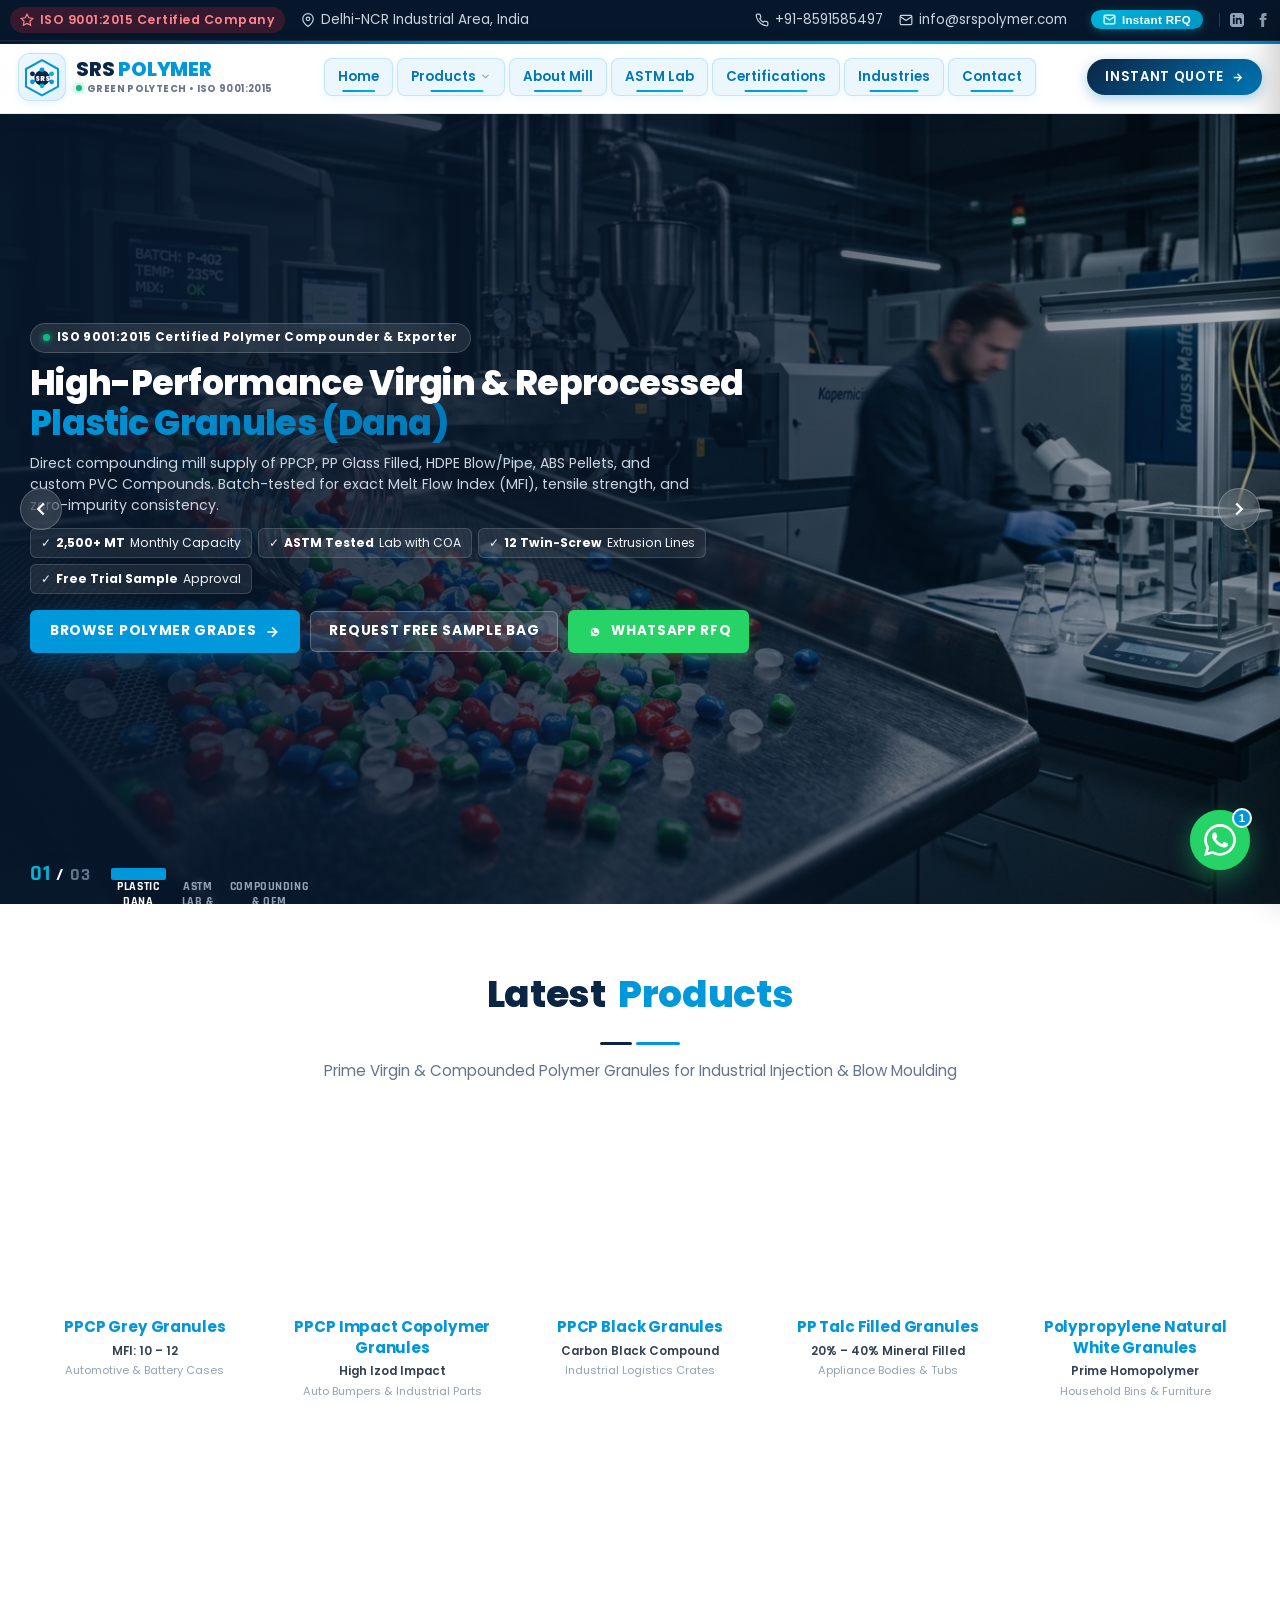
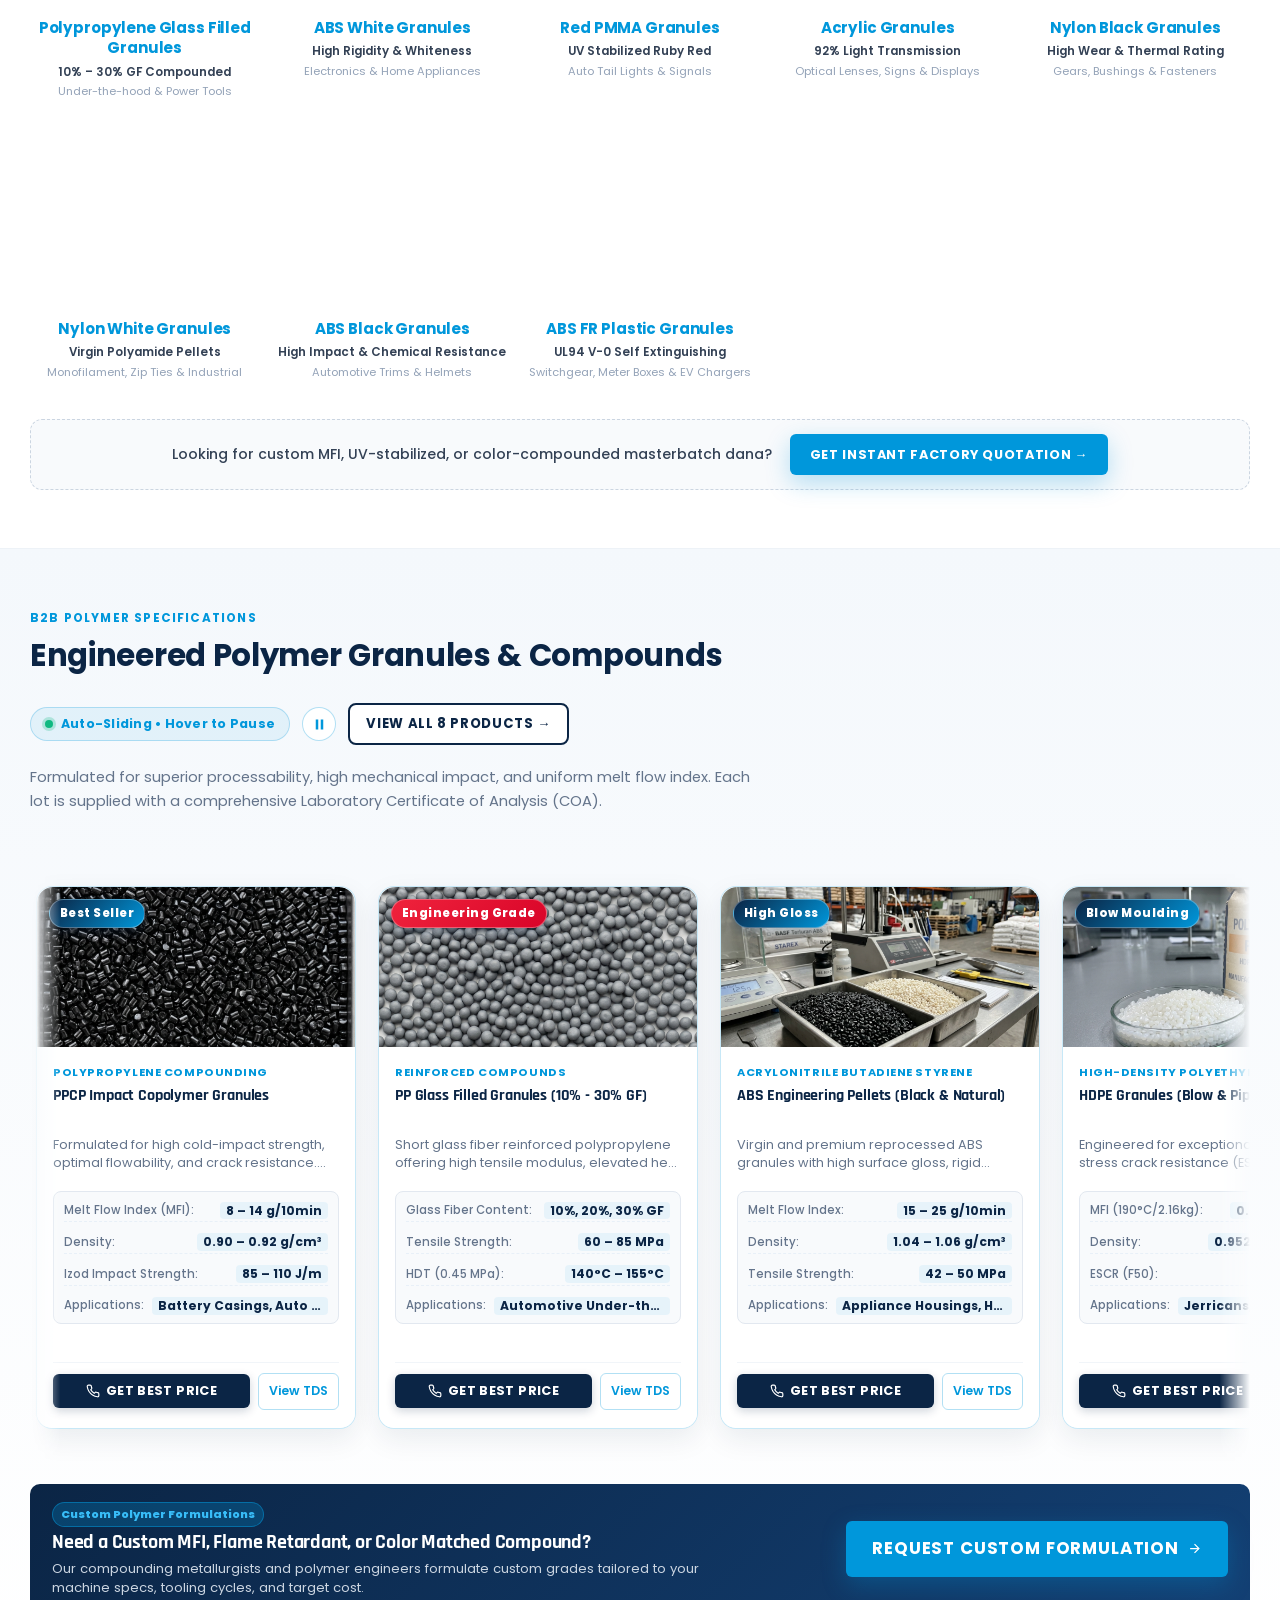
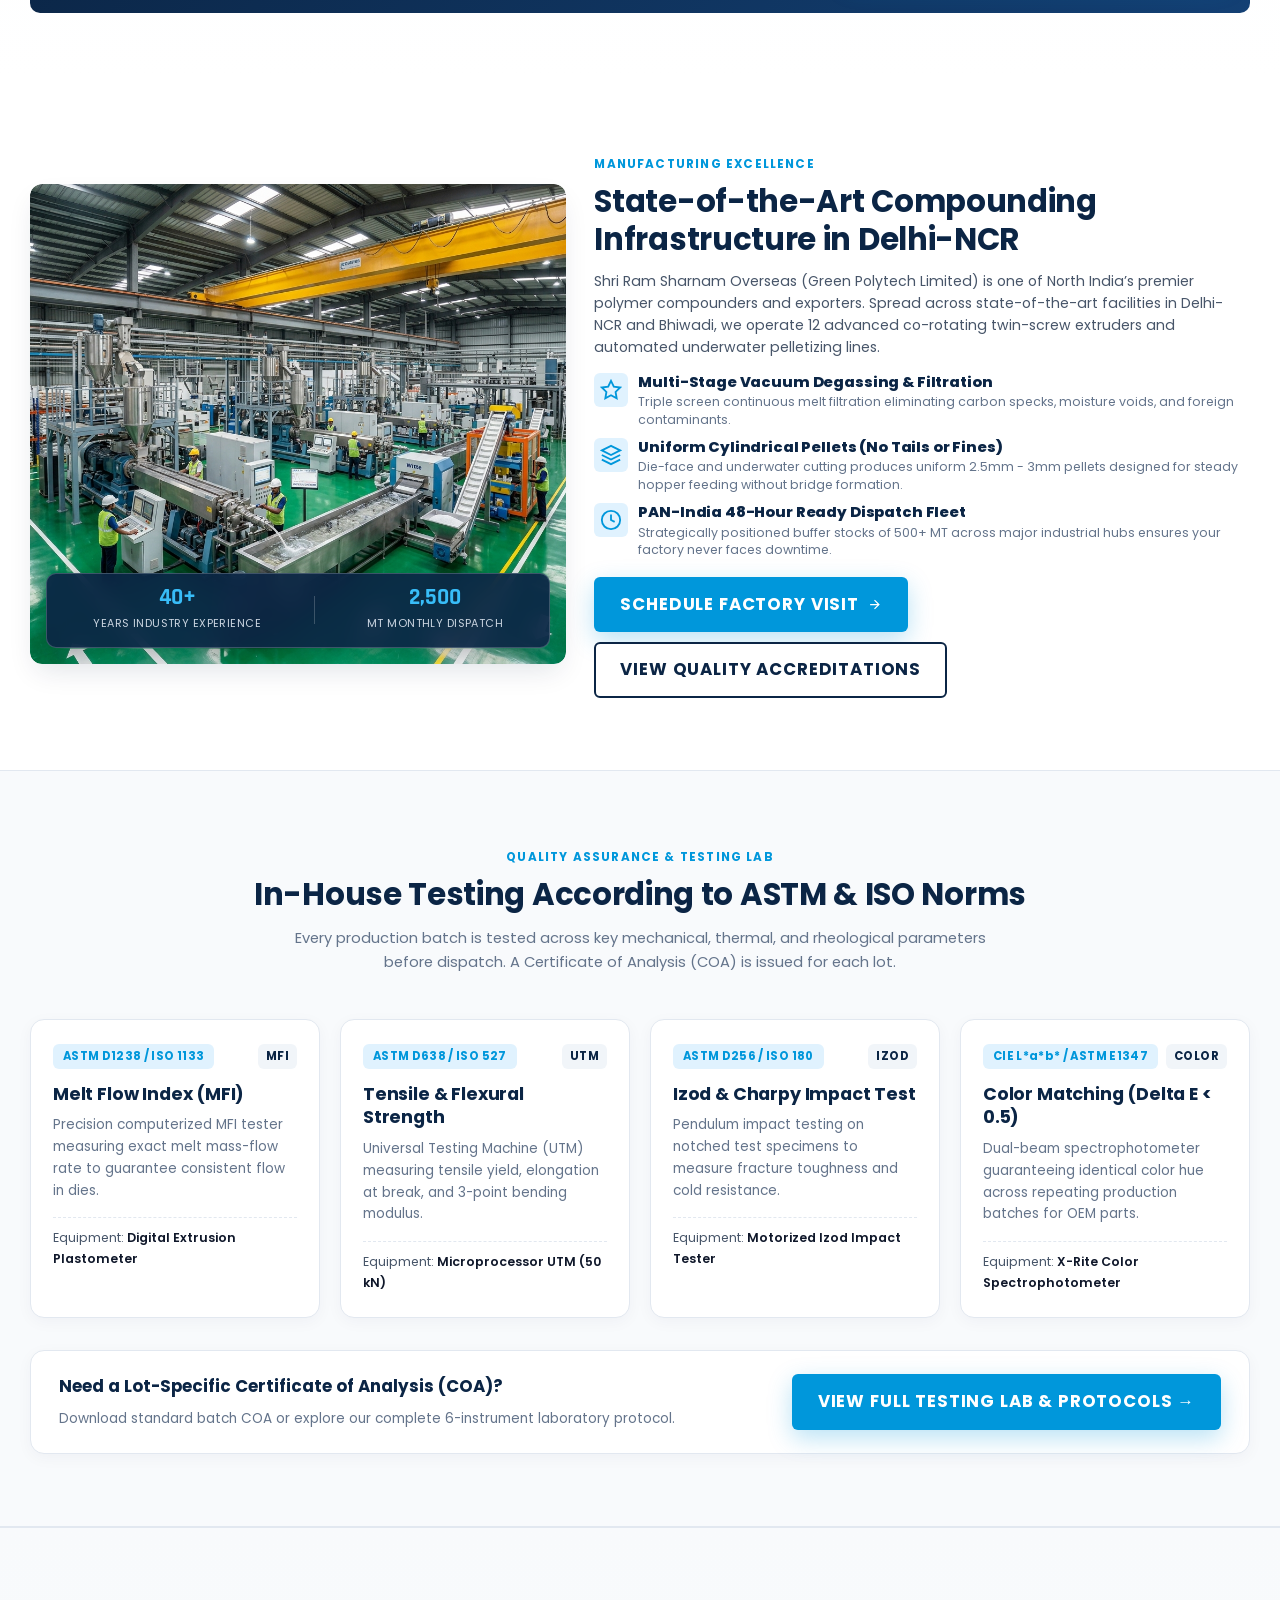
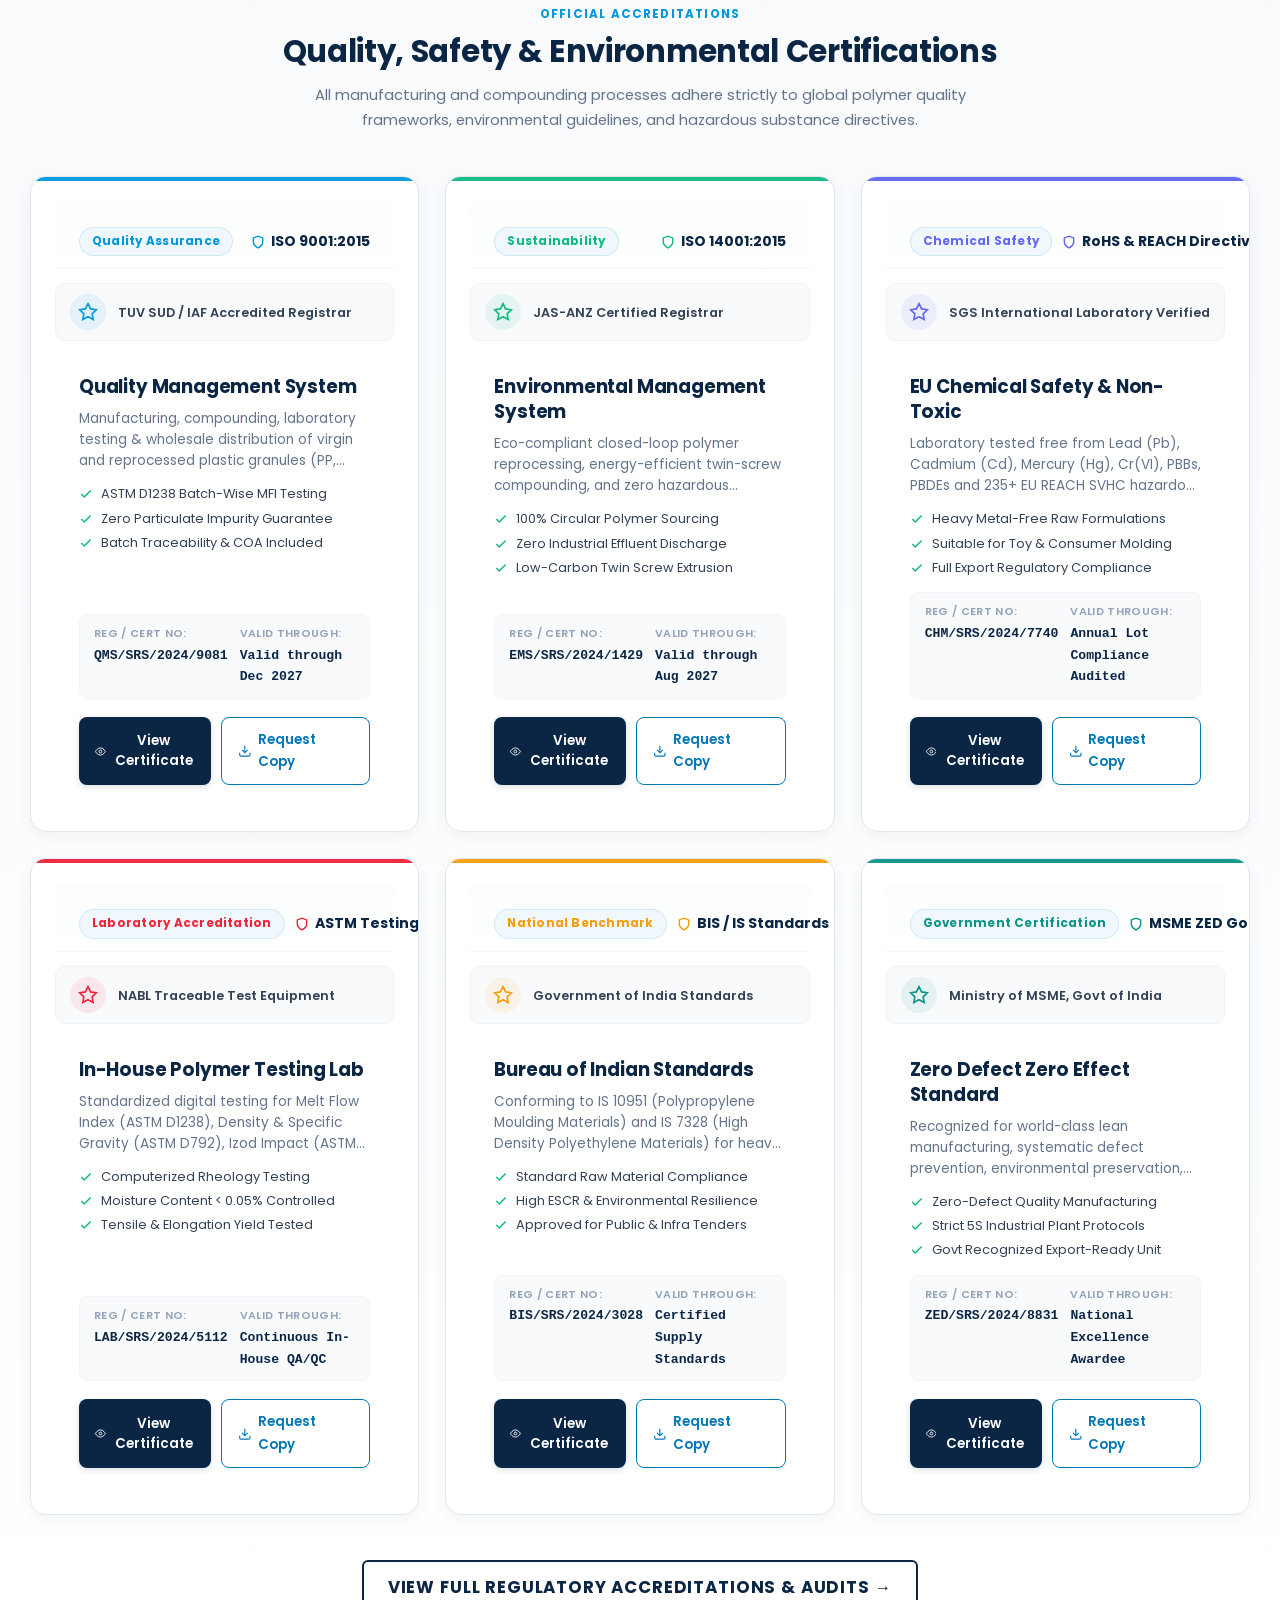
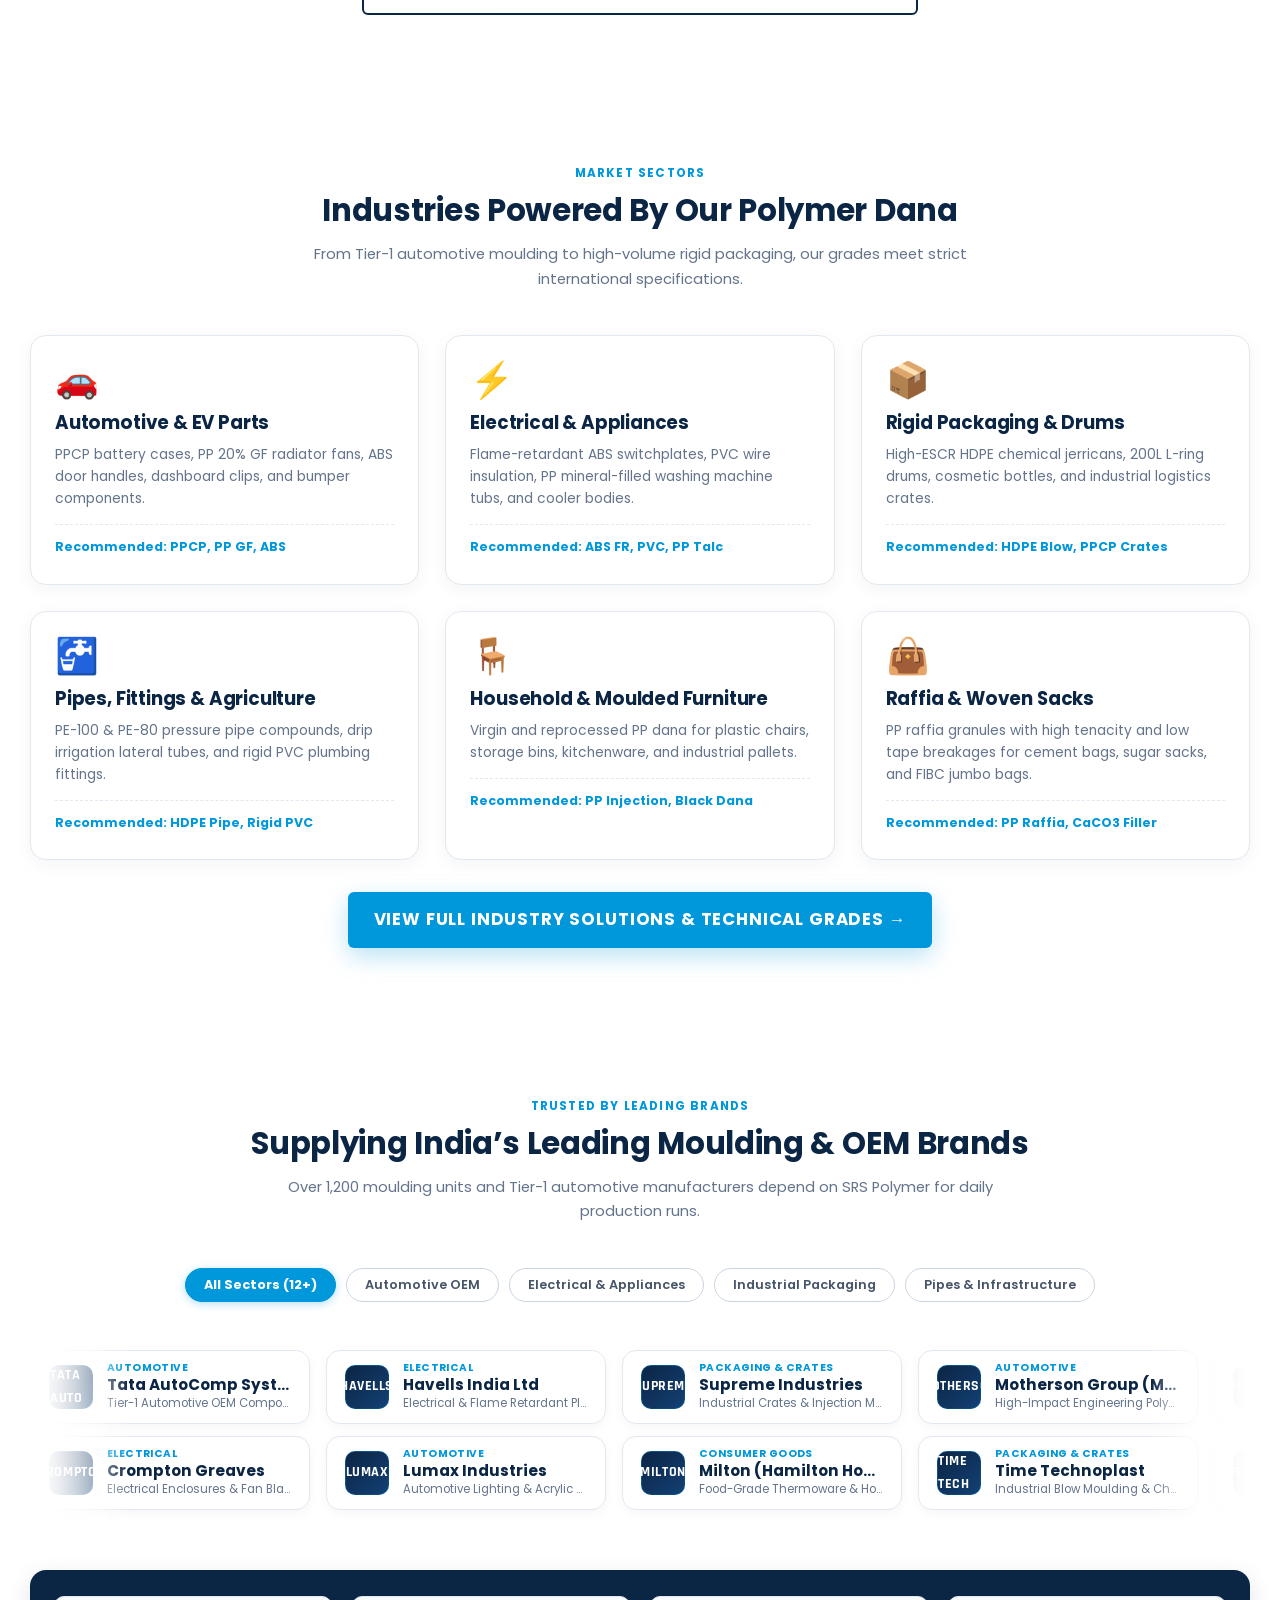
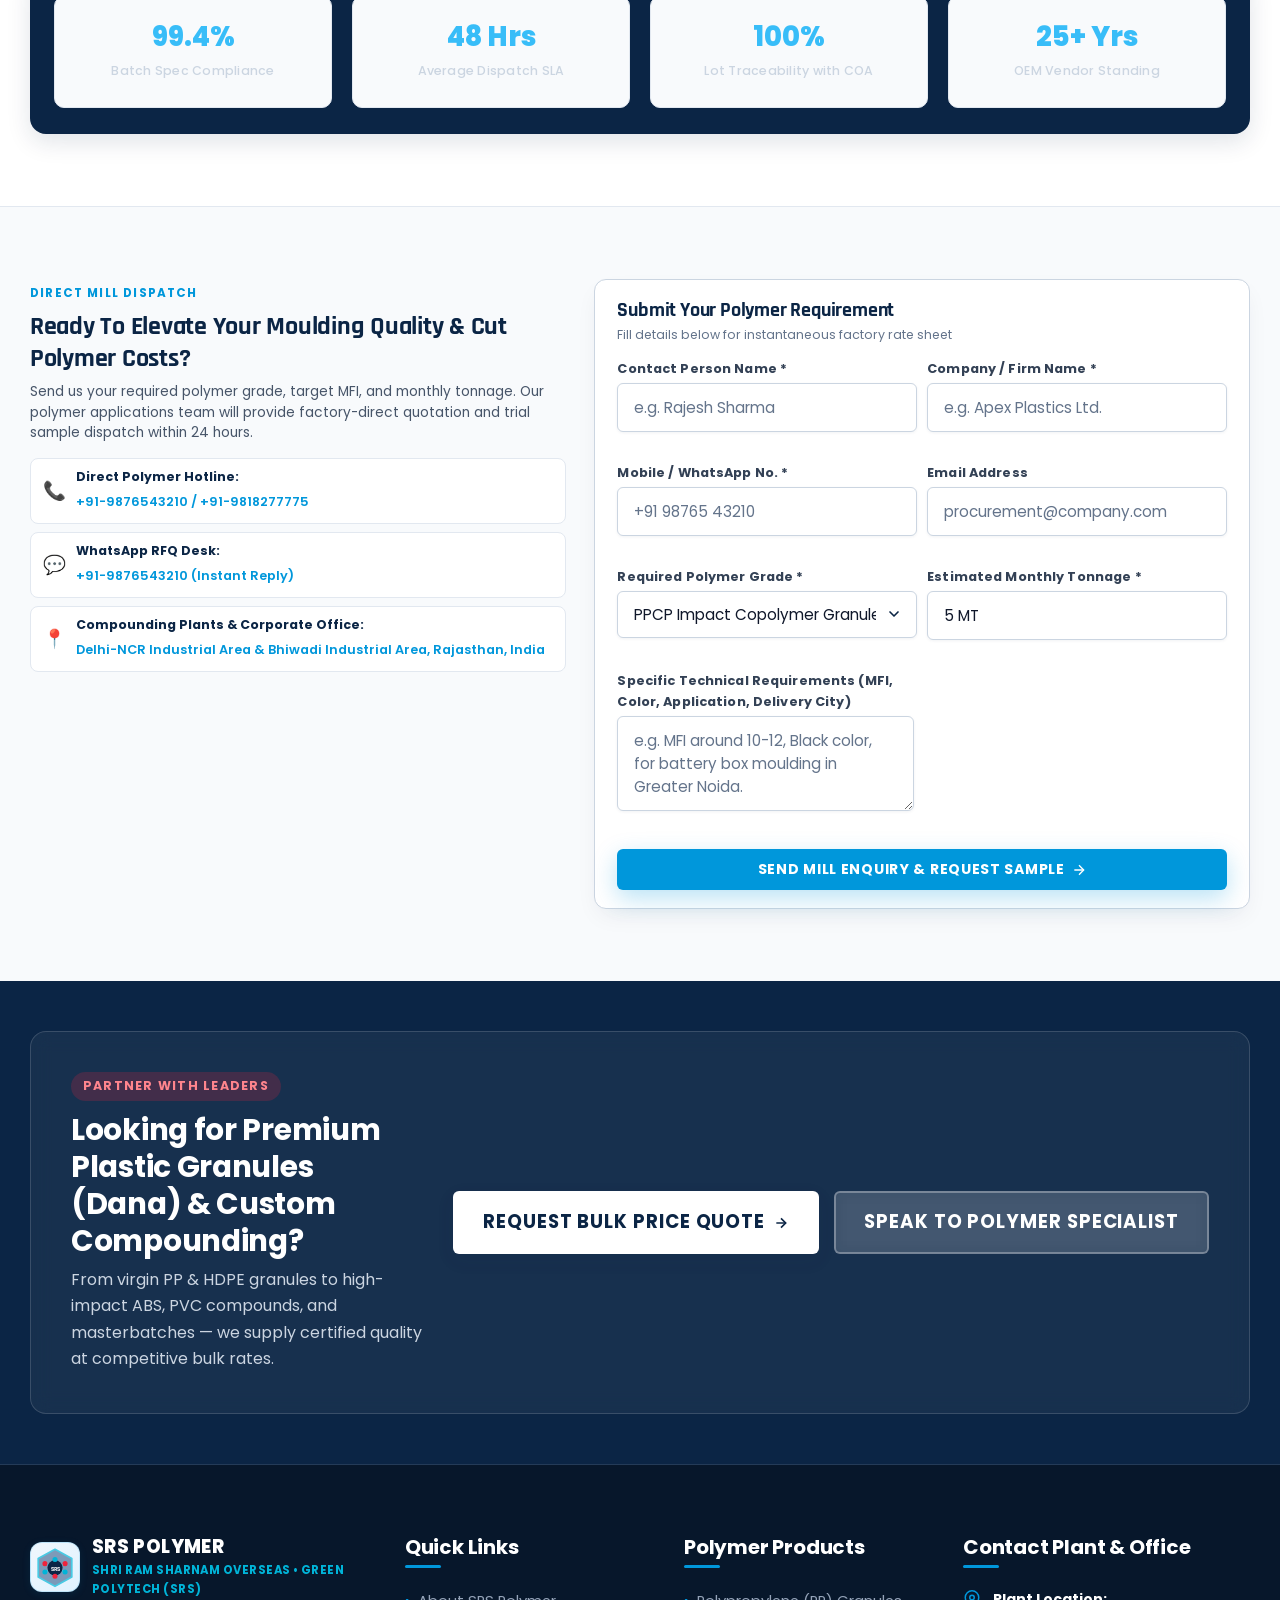
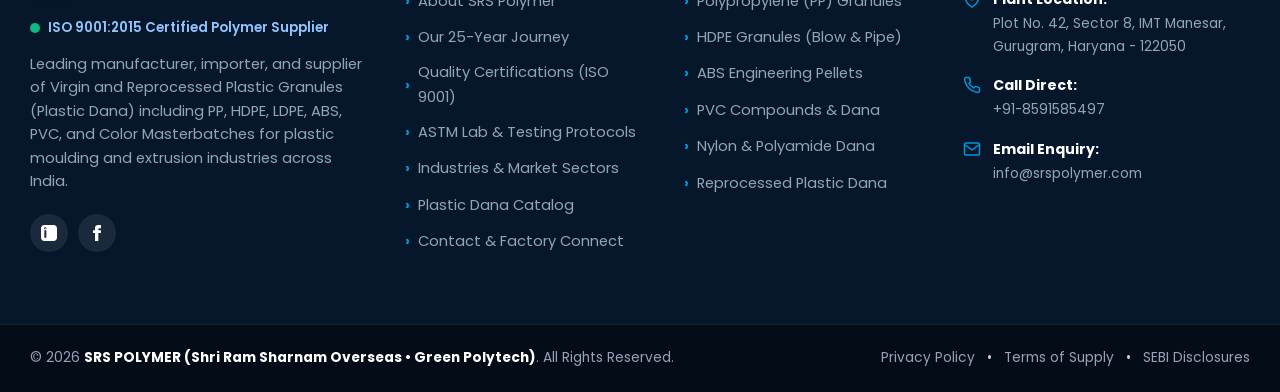
<file: index.html>
<!doctype html>
<html lang="en">
<head>
    <meta charset="UTF-8">
    <meta name="viewport" content="width=device-width, initial-scale=1, maximum-scale=5">
            <link rel="icon" type="image/svg+xml" href="./assets/images/favicon.svg">
        <link rel="preconnect" href="https://fonts.googleapis.com">
    <link rel="preconnect" href="https://fonts.gstatic.com" crossorigin>
    <link href="https://fonts.googleapis.com/css2?family=Poppins:ital,wght@0,300;0,400;0,500;0,600;0,700;0,800;0,900;1,400;1,600&family=Rajdhani:wght@500;600;700;800&family=Inter:wght@400;500;600&display=swap" rel="stylesheet">
        <!-- Google Fonts -->
    <link rel="preconnect" href="https://fonts.googleapis.com">
    <link rel="preconnect" href="https://fonts.gstatic.com" crossorigin>
    <link href="https://fonts.googleapis.com/css2?family=Poppins:ital,wght@0,300;0,400;0,500;0,600;0,700;0,800;0,900;1,400;1,600&family=Rajdhani:wght@500;600;700;800&family=Inter:wght@400;500;600&display=swap" rel="stylesheet">
    <!-- Theme CSS -->
    <link rel="stylesheet" href="assets/css/main.css">
    <link rel="stylesheet" href="style.css">
    <style id="gp-critical-layout-override">
        html:not(.wp-toolbar) {
            width: 100% !important;
            margin: 0 !important;
            padding: 0 !important;
            background: #ffffff !important;
        }
        html.wp-toolbar {
            margin-top: 32px !important;
            background: #ffffff !important;
        }
        @media screen and (max-width: 782px) {
            html.wp-toolbar {
                margin-top: 46px !important;
            }
        }
        /* Lock WordPress Admin Bar firmly to the top of the viewport */
        body.admin-bar #wpadminbar {
            position: fixed !important;
            top: 0 !important;
            left: 0 !important;
            right: 0 !important;
            width: 100% !important;
            z-index: 999999 !important;
        }
        /* Hide WordPress logo dropdown menu in admin bar so it never blocks the theme header or logo */
        body.admin-bar #wpadminbar #wp-admin-bar-wp-logo {
            display: none !important;
        }
        body.admin-bar .gp-clean-header,
        body.admin-bar #masthead {
            top: 32px !important;
        }
        @media screen and (max-width: 782px) {
            body.admin-bar .gp-clean-header,
            body.admin-bar #masthead {
                top: 46px !important;
            }
        }
        @media screen and (max-width: 600px) {
            body.admin-bar #wpadminbar {
                position: fixed !important;
                top: 0 !important;
            }
            body.admin-bar .gp-clean-header,
            body.admin-bar #masthead {
                top: 46px !important;
            }
        }
        @media (min-width: 769px) {
            .gp-hero-slider-section {
                height: calc(100vh - 110px) !important;
                min-height: 500px !important;
                max-height: 820px !important;
            }
            .gp-hero-slider {
                height: 100% !important;
                min-height: 100% !important;
            }
            .gp-hero-slider-section .gp-hero-slide {
                height: 100% !important;
                min-height: 100% !important;
                padding: 10px 0 52px !important;
            }
            .gp-hero-slider-pagination {
                bottom: 12px !important;
            }
        }
        @media (max-height: 768px) and (min-width: 769px) {
            .gp-hero-slider-section {
                height: calc(100vh - 105px) !important;
                min-height: 480px !important;
            }
            .gp-hero-slider-section .gp-plastin-hero-title {
                font-size: clamp(1.6rem, 2.3vw, 2.2rem) !important;
                margin-bottom: 8px !important;
            }
            .gp-hero-slider-section .gp-plastin-hero-lead {
                font-size: 0.85rem !important;
                line-height: 1.45 !important;
                margin-bottom: 10px !important;
            }
            .gp-hero-spec-chips {
                margin-bottom: 12px !important;
            }
            .gp-hero-slider-section .gp-hero-slide {
                padding: 5px 0 44px !important;
            }
            .gp-hero-slider-pagination {
                bottom: 8px !important;
            }
        }
        /* Mega Dropdown for Products Menu (All 13 Polymer Grades) */
        .gp-nav-menu > li.menu-item-has-children {
            position: relative;
        }
        .gp-clean-header .main-navigation .sub-menu.gp-products-mega-menu,
        #site-navigation .sub-menu.gp-products-mega-menu,
        .gp-nav-menu .sub-menu.gp-products-mega-menu {
            position: absolute !important;
            top: 100% !important;
            left: -40px !important;
            width: 630px !important;
            max-width: 95vw !important;
            padding: 16px 20px 14px !important;
            border-radius: 14px !important;
            border-top: 3.5px solid #0097db !important;
            box-shadow: 0 22px 50px -8px rgba(11, 37, 69, 0.22), 0 4px 16px rgba(0, 0, 0, 0.05) !important;
            background: #ffffff !important;
            opacity: 0 !important;
            visibility: hidden !important;
            transform: translateY(12px) !important;
            transition: all 0.24s cubic-bezier(0.4, 0, 0.2, 1) !important;
            z-index: 9999 !important;
            pointer-events: none;
        }
        #site-navigation li.menu-item-has-children:hover > .sub-menu.gp-products-mega-menu,
        .gp-clean-header .main-navigation li:hover > .sub-menu.gp-products-mega-menu,
        .gp-nav-menu > li.menu-item-has-children:hover > .sub-menu.gp-products-mega-menu {
            opacity: 1 !important;
            visibility: visible !important;
            transform: translateY(0) !important;
            pointer-events: auto !important;
        }
        body {
            width: 100% !important;
            max-width: 100% !important;
            margin: 0 !important;
            padding: 0 !important;
            border: none !important;
            box-shadow: none !important;
            background: #ffffff !important;
        }
        #page, .site-wrapper {
            width: 100% !important;
            max-width: 100% !important;
            margin: 0 !important;
            padding: 0 !important;
            border: none !important;
            box-shadow: none !important;
            overflow-x: hidden;
        }
        .gp-topbar-inner {
            min-height: 40px;
            height: auto !important;
            padding: 4px 0 !important;
        }
        .gp-badge-iso {
            white-space: nowrap !important;
            flex-shrink: 0 !important;
        }
        .gp-topbar-item, .gp-topbar-link {
            white-space: nowrap !important;
        }
        .gp-whatsapp-widget, #gp-whatsapp-widget, .joinchat, #joinchat, .wa-chat-box, .whatsapp-chat-button {
            position: fixed !important;
            bottom: 30px !important;
            right: 30px !important;
            left: auto !important;
            z-index: 999999 !important;
        }
        .gp-wa-chatbox, #gp-wa-chatbox {
            position: absolute !important;
            bottom: 75px !important;
            right: 0 !important;
            left: auto !important;
            transform-origin: bottom right !important;
        }
        .gp-back-to-top, #gp-back-to-top {
            position: fixed !important;
            bottom: 102px !important;
            right: 36px !important;
            left: auto !important;
            width: 50px !important;
            height: 50px !important;
            background: #0b2545 !important;
            background: linear-gradient(135deg, #0b2545 0%, #134074 100%) !important;
            color: #ffffff !important;
            border: 2px solid rgba(255, 255, 255, 0.25) !important;
            border-radius: 50% !important;
            box-shadow: 0 8px 24px rgba(11, 37, 69, 0.35), 0 2px 6px rgba(0, 0, 0, 0.15) !important;
            display: flex !important;
            align-items: center !important;
            justify-content: center !important;
            cursor: pointer !important;
            z-index: 99999 !important;
            text-decoration: none !important;
        }
        .gp-back-to-top svg, #gp-back-to-top svg {
            stroke: #ffffff !important;
            width: 22px !important;
            height: 22px !important;
            display: block !important;
        }
        .gp-back-to-top:hover, #gp-back-to-top:hover {
            background: #ef233c !important;
            background: linear-gradient(135deg, #ef233c 0%, #d90429 100%) !important;
            color: #ffffff !important;
            box-shadow: 0 12px 30px rgba(239, 35, 60, 0.55) !important;
        }
        @media (max-width: 768px) {
            .gp-whatsapp-widget, #gp-whatsapp-widget, .joinchat, #joinchat {
                bottom: 20px !important;
                right: 20px !important;
                left: auto !important;
            }
            .gp-wa-chatbox, #gp-wa-chatbox {
                right: 0 !important;
                left: auto !important;
            }
            .gp-back-to-top, #gp-back-to-top {
                bottom: 90px !important;
                right: 26px !important;
            }
        }
    </style>
</head>

<body class="home page-template-default ">

<div id="page" class="site-wrapper">
    <a class="skip-link screen-reader-text" href="#primary">Skip to content</a>

        <!-- Top Contact & Notification Bar -->
    <div class="gp-topbar">
        <div class="gp-container gp-topbar-inner">

            <div class="gp-topbar-left">
                <span class="gp-badge-iso">
                    <svg width="14" height="14" viewBox="0 0 24 24" fill="none" stroke="currentColor" stroke-width="2"><path d="M12 2l3.09 6.26L22 9.27l-5 4.87 1.18 6.88L12 17.77l-6.18 3.25L7 14.14 2 9.27l6.91-1.01L12 2z"></path></svg>
                    ISO 9001:2015 Certified Company                </span>
                <span class="gp-topbar-item gp-hidden-mobile">
                    <svg width="14" height="14" viewBox="0 0 24 24" fill="none" stroke="currentColor" stroke-width="2"><path d="M21 10c0 7-9 13-9 13s-9-6-9-13a9 9 0 0 1 18 0z"></path><circle cx="12" cy="10" r="3"></circle></svg>
                    <span>Delhi-NCR Industrial Area, India</span>
                </span>
            </div>

            <div class="gp-topbar-right">
                <a href="tel:+918591585497" class="gp-topbar-link">
                    <svg width="14" height="14" viewBox="0 0 24 24" fill="none" stroke="currentColor" stroke-width="2"><path d="M22 16.92v3a2 2 0 0 1-2.18 2 19.79 19.79 0 0 1-8.63-3.07 19.5 19.5 0 0 1-6-6 19.79 19.79 0 0 1-3.07-8.67A2 2 0 0 1 4.11 2h3a2 2 0 0 1 2 1.72 12.84 12.84 0 0 0 .7 2.81 2 2 0 0 1-.45 2.11L8.09 9.91a16 16 0 0 0 6 6l1.27-1.27a2 2 0 0 1 2.11-.45 12.84 12.84 0 0 0 2.81.7A2 2 0 0 1 22 16.92z"></path></svg>
                    <span>+91-8591585497</span>
                </a>
                <a href="mailto:info@srspolymer.com" class="gp-topbar-link gp-hidden-mobile">
                    <svg width="14" height="14" viewBox="0 0 24 24" fill="none" stroke="currentColor" stroke-width="2"><path d="M4 4h16c1.1 0 2 .9 2 2v12c0 1.1-.9 2-2 2H4c-1.1 0-2-.9-2-2V6c0-1.1.9-2 2-2z"></path><polyline points="22,6 12,13 2,6"></polyline></svg>
                    <span>info@srspolymer.com</span>
                </a>
                <button type="button" class="gp-topbar-quick-rfq gp-rfq-modal-trigger" id="gp-topbar-rfq-btn">
                    <svg width="13" height="13" viewBox="0 0 24 24" fill="none" stroke="currentColor" stroke-width="2.2"><path d="M4 4h16c1.1 0 2 .9 2 2v12c0 1.1-.9 2-2 2H4c-1.1 0-2-.9-2-2V6c0-1.1.9-2 2-2z"></path><polyline points="22,6 12,13 2,6"></polyline></svg>
                    <span>Instant RFQ</span>
                </button>
                <div class="gp-topbar-socials gp-hidden-sm">
                                            <a href="https://in.linkedin.com/company/srs-polymer" target="_blank" rel="noopener" aria-label="LinkedIn">
                            <svg width="14" height="14" viewBox="0 0 24 24" fill="currentColor"><path d="M19 0h-14c-2.761 0-5 2.239-5 5v14c0 2.761 2.239 5 5 5h14c2.762 0 5-2.239 5-5v-14c0-2.761-2.238-5-5-5zm-11 19h-3v-11h3v11zm-1.5-12.268c-.966 0-1.75-.79-1.75-1.764s.784-1.764 1.75-1.764 1.75.79 1.75 1.764-.783 1.764-1.75 1.764zm13.5 12.268h-3v-5.604c0-3.368-4-3.113-4 0v5.604h-3v-11h3v1.765c1.396-2.586 7-2.777 7 2.476v6.759z"/></svg>
                        </a>
                                                                <a href="https://www.facebook.com/srspolymer/" target="_blank" rel="noopener" aria-label="Facebook">
                            <svg width="14" height="14" viewBox="0 0 24 24" fill="currentColor"><path d="M9 8H6v4h3v12h5V12h3.642L18 8h-4V6.333C14 5.374 14.5 5 15.5 5H18V0h-3.808C10.595 0 9 1.582 9 4.615V8z"/></svg>
                        </a>
                                    </div>
            </div>
        </div>
    </div>

    <!-- Main Navigation Header (Professional Unified Header) -->
    <header id="masthead" class="site-header gp-header gp-clean-header">
        <div class="gp-container gp-header-inner">
            <!-- Brand Logo -->
            <div class="site-branding">
                <a href="index.html" class="gp-logo-link" rel="home">
                    <div class="gp-logo-mark">
                        <svg width="40" height="40" viewBox="0 0 50 50" fill="none" xmlns="http://www.w3.org/2000/svg">
                            <polygon points="25,4 45,15 45,37 25,48 5,37 5,15" stroke="#0097db" stroke-width="2.5" fill="#f0f7fd" stroke-linejoin="round"/>
                            <line x1="25" y1="16" x2="25" y2="36" stroke="#0097db" stroke-width="2" stroke-linecap="round"/>
                            <line x1="13" y1="21" x2="37" y2="31" stroke="#0097db" stroke-width="2" stroke-linecap="round"/>
                            <line x1="13" y1="31" x2="37" y2="21" stroke="#0097db" stroke-width="2" stroke-linecap="round"/>
                            <circle cx="25" cy="26" r="9.5" fill="#0b2545"/>
                            <text x="25" y="29.5" text-anchor="middle" fill="#ffffff" font-size="8" font-weight="900" font-family="'Poppins', sans-serif">SRS</text>
                            <circle cx="25" cy="16" r="3" fill="#0097db"/>
                            <circle cx="25" cy="36" r="3" fill="#00b4d8"/>
                            <circle cx="13" cy="21" r="3" fill="#0b2545"/>
                            <circle cx="37" cy="31" r="3" fill="#0097db"/>
                            <circle cx="13" cy="31" r="3" fill="#0097db"/>
                            <circle cx="37" cy="21" r="3" fill="#00b4d8"/>
                        </svg>
                    </div>
                    <div class="gp-logo-text">
                        <span class="gp-brand-name">SRS <span class="gp-accent" style="color:#0097db;">POLYMER</span></span>
                        <span class="gp-brand-sub"><span class="gp-live-dot-sub"></span> GREEN POLYTECH • ISO 9001:2015</span>
                    </div>
                </a>
            </div>

            <!-- Main Navigation Menu (Single Row, Crisp) -->
            <nav id="site-navigation" class="main-navigation" aria-label="Main Menu">
                                <ul id="primary-menu" class="gp-nav-menu">
                    <li class="menu-item current-menu-item">
                        <a href="index.html">Home</a>
                    </li>
                    <li class="menu-item menu-item-has-children current-menu-item">
                        <a href="products.html">
                            Products <svg class="gp-nav-chevron" width="11" height="11" viewBox="0 0 24 24" fill="none" stroke="currentColor" stroke-width="2.5" stroke-linecap="round" stroke-linejoin="round"><path d="M6 9l6 6 6-6"/></svg>
                        </a>
                        <div class="sub-menu gp-products-mega-menu">
                            <div class="gp-mega-cols-grid">
                                <div class="gp-mega-col">
                                    <div class="gp-mega-col-head">
                                        <span>PPCP &amp; Polypropylene</span>
                                        <span class="gp-mega-col-count">6 Grades</span>
                                    </div>
                                    <ul class="gp-mega-col-list">
                                        <li><a href="product-detail/?product=ppcp-grey.html"><span class="gp-mega-dot" style="background:#0097db;"></span>PPCP Grey Granules</a></li>
                                        <li><a href="product-detail/?product=ppcp-impact.html"><span class="gp-mega-dot" style="background:#10b981;"></span>PPCP Impact Copolymer</a></li>
                                        <li><a href="product-detail/?product=ppcp-black.html"><span class="gp-mega-dot" style="background:#0b2545;"></span>PPCP Black Granules</a></li>
                                        <li><a href="product-detail/?product=pp-talc.html"><span class="gp-mega-dot" style="background:#6366f1;"></span>PP Talc Filled Granules</a></li>
                                        <li><a href="product-detail/?product=polypropylene-natural-white.html"><span class="gp-mega-dot" style="background:#0097db;"></span>PP Natural White Granules</a></li>
                                        <li><a href="product-detail/?product=polypropylene-glass-filled.html"><span class="gp-mega-dot" style="background:#059669;"></span>PP Glass Filled Granules</a></li>
                                    </ul>
                                </div>
                                <div class="gp-mega-col">
                                    <div class="gp-mega-col-head">
                                        <span>ABS, PMMA &amp; Nylon</span>
                                        <span class="gp-mega-col-count">7 Grades</span>
                                    </div>
                                    <ul class="gp-mega-col-list">
                                        <li><a href="product-detail/?product=abs-white.html"><span class="gp-mega-dot" style="background:#0891b2;"></span>ABS White Granules</a></li>
                                        <li><a href="product-detail/?product=abs-black.html"><span class="gp-mega-dot" style="background:#0f172a;"></span>ABS Black Granules</a></li>
                                        <li><a href="product-detail/?product=abs-fr-granules.html"><span class="gp-mega-dot" style="background:#ea580c;"></span>ABS FR Plastic Granules</a></li>
                                        <li><a href="product-detail/?product=red-pmma.html"><span class="gp-mega-dot" style="background:#dc2626;"></span>Red PMMA Granules</a></li>
                                        <li><a href="product-detail/?product=acrylic-granules.html"><span class="gp-mega-dot" style="background:#7c3aed;"></span>Acrylic Granules</a></li>
                                        <li><a href="product-detail/?product=nylon-black.html"><span class="gp-mega-dot" style="background:#1e293b;"></span>Nylon Black Granules</a></li>
                                        <li><a href="product-detail/?product=nylon-white.html"><span class="gp-mega-dot" style="background:#2563eb;"></span>Nylon White Granules</a></li>
                                    </ul>
                                </div>
                            </div>
                            <div class="gp-mega-footer-bar">
                                <a href="products.html">
                                    <span>Explore All 13 Polymer Grades &amp; Lab Specs</span>
                                    <svg width="14" height="14" viewBox="0 0 24 24" fill="none" stroke="currentColor" stroke-width="2.5"><polyline points="9 18 15 12 9 6"></polyline></svg>
                                </a>
                            </div>
                        </div>
                    </li>
                    <li class="menu-item current-menu-item">
                        <a href="about.html">About Mill</a>
                    </li>
                    <li class="menu-item current-menu-item">
                        <a href="testing.html">ASTM Lab</a>
                    </li>
                    <li class="menu-item current-menu-item">
                        <a href="certificates.html">Certifications</a>
                    </li>
                    <li class="menu-item current-menu-item">
                        <a href="industries.html">Industries</a>
                    </li>
                    <li class="menu-item current-menu-item">
                        <a href="contact.html">Contact</a>
                    </li>
                </ul>
                            </nav>

            <!-- Header Right CTAs (Phone & RFQ Button) -->
            <div class="gp-header-actions">
                <a href="tel:+918591585497" class="gp-header-phone-quick gp-hidden-mobile" title="Call Mill Sales Desk">
                    <div class="gp-hp-icon">
                        <svg width="15" height="15" viewBox="0 0 24 24" fill="none" stroke="currentColor" stroke-width="2.2"><path d="M22 16.92v3a2 2 0 0 1-2.18 2 19.79 19.79 0 0 1-8.63-3.07 19.5 19.5 0 0 1-6-6 19.79 19.79 0 0 1-3.07-8.67A2 2 0 0 1 4.11 2h3a2 2 0 0 1 2 1.72 12.84 12.84 0 0 0 .7 2.81 2 2 0 0 1-.45 2.11L8.09 9.91a16 16 0 0 0 6 6l1.27-1.27a2 2 0 0 1 2.11-.45 12.84 12.84 0 0 0 2.81.7A2 2 0 0 1 22 16.92z"></path></svg>
                        <span class="gp-hp-pulse"></span>
                    </div>
                    <div class="gp-hp-details">
                        <span class="gp-hp-lbl">Mill Sales Desk</span>
                        <strong class="gp-hp-val">+91-8591585497</strong>
                    </div>
                </a>

                <button type="button" class="gp-btn gp-btn-header-rfq gp-rfq-modal-trigger" id="gp-header-rfq-btn">
                    <span>Instant Quote</span>
                    <svg width="13" height="13" viewBox="0 0 24 24" fill="none" stroke="currentColor" stroke-width="2.5"><line x1="5" y1="12" x2="19" y2="12"></line><polyline points="12 5 19 12 12 19"></polyline></svg>
                </button>

                <!-- Mobile Menu Hamburger Button -->
                <button class="gp-menu-toggle" id="gp-menu-toggle" aria-controls="primary-menu" aria-expanded="false" aria-label="Toggle Navigation">
                    <span class="gp-hamburger-bar"></span>
                    <span class="gp-hamburger-bar"></span>
                    <span class="gp-hamburger-bar"></span>
                </button>
            </div>
        </div>
    </header>

    <!-- Mobile Drawer Navigation -->
    <div class="gp-mobile-drawer" id="gp-mobile-drawer">
        <div class="gp-drawer-header">
            <div class="gp-logo-text">
                <span class="gp-brand-name">SRS &bull; SRS POLYMER</span>
                <span class="gp-brand-sub">Shri Ram Sharnam Overseas • Green Polytech</span>
            </div>
            <button class="gp-drawer-close" id="gp-drawer-close" aria-label="Close Navigation">✕</button>
        </div>
        <div class="gp-drawer-content" id="gp-drawer-content">
            <!-- Injected dynamically via JS or WP Menu -->
        </div>
        <div class="gp-drawer-footer">
            <a href="tel:+918591585497" class="gp-btn gp-btn-outline gp-btn-full">
                <svg width="15" height="15" viewBox="0 0 24 24" fill="none" stroke="currentColor" stroke-width="2" stroke-linecap="round" stroke-linejoin="round" style="margin-right: 6px; vertical-align: middle;"><path d="M22 16.92v3a2 2 0 0 1-2.18 2 19.79 19.79 0 0 1-8.63-3.07 19.5 19.5 0 0 1-6-6 19.79 19.79 0 0 1-3.07-8.67A2 2 0 0 1 4.11 2h3a2 2 0 0 1 2 1.72 12.84 12.84 0 0 0 .7 2.81 2 2 0 0 1-.45 2.11L8.09 9.91a16 16 0 0 0 6 6l1.27-1.27a2 2 0 0 1 2.11-.45 12.84 12.84 0 0 0 2.81.7A2 2 0 0 1 22 16.92z"></path></svg>
                <span>+91-8591585497</span>
            </a>
            <a href="#contact" class="gp-btn gp-btn-primary gp-btn-full" style="margin-top: 10px;">
                Request a Quote            </a>
        </div>
    </div>
    <div class="gp-drawer-backdrop" id="gp-drawer-backdrop"></div>
    
    <div id="content" class="site-content">


<main id="primary" class="site-main gp-plastin-layout">

    <!-- ========================================================================= -->
    <!-- 1. PLASTIN-STYLE CLEAN B2B HERO SECTION (SPLIT LAYOUT)                   -->
    <!-- ========================================================================= -->
    <!-- ========================================================================= -->
    <!-- 1. DYNAMIC HIGH-TECH HERO SLIDER (MAZEDAR MULTI-SLIDE & QUOTATION DESK)    -->
    <!-- ========================================================================= -->
    <section class="gp-hero gp-hero-slider-section" id="home">
        <div class="gp-hero-slider" id="gp-hero-slider">

            <!-- SLIDE 1: Prime Virgin & Recycled Polymer Granules (Dana) -->
            <div class="gp-hero-slide gp-slide-active" data-slide="0">
                <div class="gp-hero-bg" style="background-image: url('./assets/images/hero-slide-granules.jpg');"></div>
                <div class="gp-hero-overlay"></div>
                <div class="gp-container gp-hero-content-wrapper">
                    <div class="gp-hero-slide-content gp-hero-slide-anim">
                        <div class="gp-hero-badge-clean">
                            <span class="gp-badge-dot-green"></span>
                            <span class="gp-badge-text">ISO 9001:2015 Certified Polymer Compounder &amp; Exporter</span>
                        </div>

                        <h1 class="gp-plastin-hero-title">
                            High-Performance Virgin &amp; Reprocessed<br>
                            <span class="gp-title-highlight">Plastic Granules (Dana)</span>
                        </h1>

                        <p class="gp-plastin-hero-lead">
                            Direct compounding mill supply of PPCP, PP Glass Filled, HDPE Blow/Pipe, ABS Pellets, and custom PVC Compounds. Batch-tested for exact Melt Flow Index (MFI), tensile strength, and zero-impurity consistency.                        </p>

                        <!-- Key Spec Chips -->
                        <div class="gp-hero-spec-chips">
                            <span class="gp-spec-chip">✓ <strong>2,500+ MT</strong> Monthly Capacity</span>
                            <span class="gp-spec-chip">✓ <strong>ASTM Tested</strong> Lab with COA</span>
                            <span class="gp-spec-chip">✓ <strong>12 Twin-Screw</strong> Extrusion Lines</span>
                            <span class="gp-spec-chip">✓ <strong>Free Trial Sample</strong> Approval</span>
                        </div>

                        <!-- Action CTAs -->
                        <div class="gp-hero-actions-group">
                            <a href="#products" class="gp-btn gp-btn-primary gp-btn-lg">
                                <span>Browse Polymer Grades</span>
                                <svg width="16" height="16" viewBox="0 0 24 24" fill="none" stroke="currentColor" stroke-width="2.5"><line x1="5" y1="12" x2="19" y2="12"></line><polyline points="12 5 19 12 12 19"></polyline></svg>
                            </a>
                            <a href="#contact" class="gp-btn gp-btn-secondary gp-btn-lg gp-rfq-modal-trigger">
                                <span>Request Free Sample Bag</span>
                            </a>
                            <a href="https://wa.me/918591585497?text=Hi%20SRS%20Polymer,%20I%20need%20a%20quotation%20for%20Plastic%20Dana" target="_blank" rel="noopener" class="gp-btn gp-btn-wa-hero">
                                <svg width="18" height="18" viewBox="0 0 24 24" fill="currentColor"><path d="M12.031 6.172c-3.181 0-5.767 2.586-5.768 5.766-.001 1.298.38 2.27 1.019 3.287l-.582 2.128 2.182-.573c.978.58 1.911.928 3.145.929 3.178 0 5.767-2.587 5.768-5.766.001-3.187-2.575-5.77-5.764-5.771zm3.392 8.244c-.144.405-.837.774-1.17.824-.312.045-.698.077-2.226-.554-1.849-.763-3.045-2.645-3.136-2.768-.093-.122-.751-.998-.751-1.905s.475-1.353.645-1.537c.17-.184.372-.23.496-.23.125 0 .25.002.359.007.116.006.27-.044.423.324.156.376.533 1.302.579 1.397.046.095.077.206.015.328-.061.122-.093.199-.185.306-.092.108-.194.24-.277.323-.092.093-.188.194-.081.378.107.183.475.784 1.021 1.269.704.628 1.297.822 1.482.914.184.092.293.076.4-.046.107-.123.461-.537.584-.72.123-.184.247-.153.415-.092.17.062 1.077.508 1.262.6.184.093.308.138.354.215.046.077.046.452-.098.857z"/></svg>
                                <span>WhatsApp RFQ</span>
                            </a>
                        </div>
                    </div>
                </div>
            </div>

            <!-- SLIDE 2: In-House Testing Laboratory & Batch Consistency -->
            <div class="gp-hero-slide" data-slide="1">
                <div class="gp-hero-bg" style="background-image: url('./assets/images/hero-slide-plastics.jpg');"></div>
                <div class="gp-hero-overlay"></div>
                <div class="gp-container gp-hero-content-wrapper">
                    <div class="gp-hero-slide-content gp-hero-slide-anim">
                        <div class="gp-hero-badge-clean">
                            <span class="gp-badge-dot-cyan"></span>
                            <span class="gp-badge-text">ASTM &amp; ISO Precision Laboratory Testing</span>
                        </div>

                        <h2 class="gp-plastin-hero-title">
                            In-House Testing &amp; Guaranteed<br>
                            <span class="gp-title-highlight" style="color: #00b4d8;">MFI &amp; Tensile Batch Consistency</span>
                        </h2>

                        <p class="gp-plastin-hero-lead">
                            Zero-ash impurity virgin &amp; customized polymer pellets. Batch-tested for exact Melt Flow Index (ASTM D1238), Tensile Modulus (ASTM D638), Charpy Impact, and Spectrophotometer Delta E &lt; 0.5 color accuracy.                        </p>

                        <div class="gp-hero-spec-chips">
                            <span class="gp-spec-chip">✓ <strong>ASTM D1238</strong> MFI Plastometer</span>
                            <span class="gp-spec-chip">✓ <strong>50 kN UTM</strong> Tensile Testing</span>
                            <span class="gp-spec-chip">✓ <strong>-20°C Charpy</strong> Impact Toughness</span>
                            <span class="gp-spec-chip">✓ <strong>COA Certificate</strong> With Every Lot</span>
                        </div>

                        <div class="gp-hero-actions-group">
                            <a href="#testing" class="gp-btn gp-btn-primary gp-btn-lg" style="background: #0097db; border-color: #0097db;">
                                <span>Explore ASTM Lab Standards</span>
                                <svg width="16" height="16" viewBox="0 0 24 24" fill="none" stroke="currentColor" stroke-width="2.5"><line x1="5" y1="12" x2="19" y2="12"></line><polyline points="12 5 19 12 12 19"></polyline></svg>
                            </a>
                            <a href="#contact" class="gp-btn gp-btn-secondary gp-btn-lg gp-rfq-modal-trigger">
                                <span>Request Lot COA Report</span>
                            </a>
                            <a href="#certificates" class="gp-btn gp-btn-text" style="color: #38bdf8;">
                                <span>View Accreditations →</span>
                            </a>
                        </div>
                    </div>
                </div>
            </div>

            <!-- SLIDE 3: Custom Compounding & OEM Supply -->
            <div class="gp-hero-slide" data-slide="2">
                <div class="gp-hero-bg" style="background-image: url('./assets/images/hero-slide-sustainable.jpg');"></div>
                <div class="gp-hero-overlay"></div>
                <div class="gp-container gp-hero-content-wrapper">
                    <div class="gp-hero-slide-content gp-hero-slide-anim">
                        <div class="gp-hero-badge-clean">
                            <span class="gp-badge-dot-green"></span>
                            <span class="gp-badge-text">Custom Formulations &amp; OEM Compounding</span>
                        </div>

                        <h2 class="gp-plastin-hero-title">
                            Custom Polymer Compounding for<br>
                            <span class="gp-title-highlight" style="color: #2ec4b6;">Automotive &amp; Industrial OEM</span>
                        </h2>

                        <p class="gp-plastin-hero-lead">
                            Specialized high-impact PPCP, PP 20% Glass Filled, UV-stabilized HDPE Blow grade, and flame-retardant ABS compounds tailored for high-speed injection and blow moulding cycles.                        </p>

                        <div class="gp-hero-spec-chips">
                            <span class="gp-spec-chip">✓ <strong>Automotive PPCP</strong> Battery &amp; Bumpers</span>
                            <span class="gp-spec-chip">✓ <strong>HDPE Blow Grade</strong> 200L Drums</span>
                            <span class="gp-spec-chip">✓ <strong>Engineering ABS</strong> High-Gloss Pellets</span>
                            <span class="gp-spec-chip">✓ <strong>Custom Colors</strong> Exact RAL Shade</span>
                        </div>

                        <div class="gp-hero-actions-group">
                            <a href="#contact" class="gp-btn gp-btn-primary gp-btn-lg gp-rfq-modal-trigger" style="background:#2ec4b6; border-color:#2ec4b6;">
                                <span>Request Custom Formulation</span>
                                <svg width="16" height="16" viewBox="0 0 24 24" fill="none" stroke="currentColor" stroke-width="2.5"><line x1="5" y1="12" x2="19" y2="12"></line><polyline points="12 5 19 12 12 19"></polyline></svg>
                            </a>
                            <a href="#products" class="gp-btn gp-btn-secondary gp-btn-lg">
                                <span>Browse All Grades</span>
                            </a>
                            <a href="#story" class="gp-btn gp-btn-text" style="color: #2ec4b6;">
                                <span>Compounding Infrastructure →</span>
                            </a>
                        </div>
                    </div>
                </div>
            </div>

        </div>

        <!-- Slider Navigation Controls (Glassmorphic Arrows) -->
        <button class="gp-hero-nav-btn gp-hero-nav-prev" id="gp-prev-hero" aria-label="Previous Slide">
            <svg width="22" height="22" viewBox="0 0 24 24" fill="none" stroke="currentColor" stroke-width="2.5"><polyline points="15 18 9 12 15 6"></polyline></svg>
        </button>
        <button class="gp-hero-nav-btn gp-hero-nav-next" id="gp-next-hero" aria-label="Next Slide">
            <svg width="22" height="22" viewBox="0 0 24 24" fill="none" stroke="currentColor" stroke-width="2.5"><polyline points="9 18 15 12 9 6"></polyline></svg>
        </button>

        <!-- Slide Progress Pagination Strip -->
        <div class="gp-hero-slider-pagination">
            <div class="gp-container gp-pagination-flex">
                <div class="gp-slider-counter">
                    <span class="gp-curr-slide-num">01</span> / <span class="gp-total-slide-num">03</span>
                </div>
                <div class="gp-slider-bullets-group">
                    <button class="gp-indicator active" data-index="0" aria-label="Slide 1">
                        <span class="gp-ind-bar"><span class="gp-ind-fill"></span></span>
                        <span class="gp-ind-label">Plastic Dana</span>
                    </button>
                    <button class="gp-indicator" data-index="1" aria-label="Slide 2">
                        <span class="gp-ind-bar"><span class="gp-ind-fill"></span></span>
                        <span class="gp-ind-label">ASTM Lab &amp; MFI</span>
                    </button>
                    <button class="gp-indicator" data-index="2" aria-label="Slide 3">
                        <span class="gp-ind-bar"><span class="gp-ind-fill"></span></span>
                        <span class="gp-ind-label">Compounding &amp; OEM</span>
                    </button>
                </div>
            </div>
        </div>

    </section>


    <!-- ========================================================================= -->
    <!-- 2B. LATEST PRODUCTS SHOWCASE (PLASTIN-STYLE MOLECULAR POLYMER GRID)       -->
    <!-- ========================================================================= -->
    <section class="gp-section gp-section-latest-products" id="latest-products">
        <div class="gp-container">

            <!-- Plastin Signature Title with Dual Underline -->
            <div class="gp-latest-header-center">
                <h2 class="gp-latest-title">
                    <span class="gp-lt-dark">Latest</span>
                    <span class="gp-lt-accent">Products</span>
                </h2>
                <div class="gp-latest-title-divider">
                    <span class="gp-ltd-dark"></span>
                    <span class="gp-ltd-accent"></span>
                </div>
                <p class="gp-latest-subtitle">
                    Prime Virgin &amp; Compounded Polymer Granules for Industrial Injection &amp; Blow Moulding                </p>
            </div>

            <!-- 5-Column Responsive Product Showcase Grid -->
            <div class="gp-latest-products-grid">
                                    <div class="gp-latest-product-card">
                        <div class="gp-lp-shape-wrap">
                            <div class="gp-lp-shape-hex">
                                <div class="gp-lp-shape-inner">
                                    <img src="./assets/images/granules-ppcp-grey.jpg" 
                                         alt="PPCP Grey Granules" 
                                         loading="lazy">
                                    <div class="gp-lp-overlay-action">
                                        <a href="product-detail/?product=ppcp-grey.html" class="gp-lp-action-btn gp-lp-view-btn" title="View Details &amp; Specs">
                                            <svg width="17" height="17" viewBox="0 0 24 24" fill="none" stroke="currentColor" stroke-width="2.2"><path d="M1 12s4-8 11-8 11 8 11 8-4 8-11 8-11-8-11-8z"></path><circle cx="12" cy="12" r="3"></circle></svg>
                                        </a>
                                        <a href="#contact" class="gp-lp-action-btn gp-lp-quote-btn gp-rfq-modal-trigger" data-product="PPCP Grey Granules" title="Request Mill Price">
                                            <svg width="17" height="17" viewBox="0 0 24 24" fill="none" stroke="currentColor" stroke-width="2.2"><path d="M4 4h16c1.1 0 2 .9 2 2v12c0 1.1-.9 2-2 2H4c-1.1 0-2-.9-2-2V6c0-1.1.9-2 2-2z"></path><polyline points="22,6 12,13 2,6"></polyline></svg>
                                        </a>
                                    </div>
                                </div>
                            </div>
                            <span class="gp-lp-floating-badge" style="background: #0097db;">
                                Automotive                            </span>
                        </div>

                        <div class="gp-latest-product-info">
                            <h3 class="gp-lp-title">
                                <a href="product-detail/?product=ppcp-grey.html" title="View Details">
                                    PPCP Grey Granules                                </a>
                            </h3>
                            <span class="gp-lp-spec">MFI: 10 – 12</span>
                            <span class="gp-lp-app">Automotive &amp; Battery Cases</span>
                        </div>
                    </div>
                                    <div class="gp-latest-product-card">
                        <div class="gp-lp-shape-wrap">
                            <div class="gp-lp-shape-hex">
                                <div class="gp-lp-shape-inner">
                                    <img src="./assets/images/granules-natural-white.jpg" 
                                         alt="PPCP Impact Copolymer Granules" 
                                         loading="lazy">
                                    <div class="gp-lp-overlay-action">
                                        <a href="product-detail/?product=ppcp-impact.html" class="gp-lp-action-btn gp-lp-view-btn" title="View Details &amp; Specs">
                                            <svg width="17" height="17" viewBox="0 0 24 24" fill="none" stroke="currentColor" stroke-width="2.2"><path d="M1 12s4-8 11-8 11 8 11 8-4 8-11 8-11-8-11-8z"></path><circle cx="12" cy="12" r="3"></circle></svg>
                                        </a>
                                        <a href="#contact" class="gp-lp-action-btn gp-lp-quote-btn gp-rfq-modal-trigger" data-product="PPCP Impact Copolymer Granules" title="Request Mill Price">
                                            <svg width="17" height="17" viewBox="0 0 24 24" fill="none" stroke="currentColor" stroke-width="2.2"><path d="M4 4h16c1.1 0 2 .9 2 2v12c0 1.1-.9 2-2 2H4c-1.1 0-2-.9-2-2V6c0-1.1.9-2 2-2z"></path><polyline points="22,6 12,13 2,6"></polyline></svg>
                                        </a>
                                    </div>
                                </div>
                            </div>
                            <span class="gp-lp-floating-badge" style="background: #10b981;">
                                High Impact                            </span>
                        </div>

                        <div class="gp-latest-product-info">
                            <h3 class="gp-lp-title">
                                <a href="product-detail/?product=ppcp-impact.html" title="View Details">
                                    PPCP Impact Copolymer Granules                                </a>
                            </h3>
                            <span class="gp-lp-spec">High Izod Impact</span>
                            <span class="gp-lp-app">Auto Bumpers &amp; Industrial Parts</span>
                        </div>
                    </div>
                                    <div class="gp-latest-product-card">
                        <div class="gp-lp-shape-wrap">
                            <div class="gp-lp-shape-hex">
                                <div class="gp-lp-shape-inner">
                                    <img src="./assets/images/granules-ppcp-black.jpg" 
                                         alt="PPCP Black Granules" 
                                         loading="lazy">
                                    <div class="gp-lp-overlay-action">
                                        <a href="product-detail/?product=ppcp-black.html" class="gp-lp-action-btn gp-lp-view-btn" title="View Details &amp; Specs">
                                            <svg width="17" height="17" viewBox="0 0 24 24" fill="none" stroke="currentColor" stroke-width="2.2"><path d="M1 12s4-8 11-8 11 8 11 8-4 8-11 8-11-8-11-8z"></path><circle cx="12" cy="12" r="3"></circle></svg>
                                        </a>
                                        <a href="#contact" class="gp-lp-action-btn gp-lp-quote-btn gp-rfq-modal-trigger" data-product="PPCP Black Granules" title="Request Mill Price">
                                            <svg width="17" height="17" viewBox="0 0 24 24" fill="none" stroke="currentColor" stroke-width="2.2"><path d="M4 4h16c1.1 0 2 .9 2 2v12c0 1.1-.9 2-2 2H4c-1.1 0-2-.9-2-2V6c0-1.1.9-2 2-2z"></path><polyline points="22,6 12,13 2,6"></polyline></svg>
                                        </a>
                                    </div>
                                </div>
                            </div>
                            <span class="gp-lp-floating-badge" style="background: #0b2545;">
                                Crate Grade                            </span>
                        </div>

                        <div class="gp-latest-product-info">
                            <h3 class="gp-lp-title">
                                <a href="product-detail/?product=ppcp-black.html" title="View Details">
                                    PPCP Black Granules                                </a>
                            </h3>
                            <span class="gp-lp-spec">Carbon Black Compound</span>
                            <span class="gp-lp-app">Industrial Logistics Crates</span>
                        </div>
                    </div>
                                    <div class="gp-latest-product-card">
                        <div class="gp-lp-shape-wrap">
                            <div class="gp-lp-shape-hex">
                                <div class="gp-lp-shape-inner">
                                    <img src="./assets/images/granules-talc-filled.jpg" 
                                         alt="PP Talc Filled Granules" 
                                         loading="lazy">
                                    <div class="gp-lp-overlay-action">
                                        <a href="product-detail/?product=pp-talc.html" class="gp-lp-action-btn gp-lp-view-btn" title="View Details &amp; Specs">
                                            <svg width="17" height="17" viewBox="0 0 24 24" fill="none" stroke="currentColor" stroke-width="2.2"><path d="M1 12s4-8 11-8 11 8 11 8-4 8-11 8-11-8-11-8z"></path><circle cx="12" cy="12" r="3"></circle></svg>
                                        </a>
                                        <a href="#contact" class="gp-lp-action-btn gp-lp-quote-btn gp-rfq-modal-trigger" data-product="PP Talc Filled Granules" title="Request Mill Price">
                                            <svg width="17" height="17" viewBox="0 0 24 24" fill="none" stroke="currentColor" stroke-width="2.2"><path d="M4 4h16c1.1 0 2 .9 2 2v12c0 1.1-.9 2-2 2H4c-1.1 0-2-.9-2-2V6c0-1.1.9-2 2-2z"></path><polyline points="22,6 12,13 2,6"></polyline></svg>
                                        </a>
                                    </div>
                                </div>
                            </div>
                            <span class="gp-lp-floating-badge" style="background: #6366f1;">
                                Compounded                            </span>
                        </div>

                        <div class="gp-latest-product-info">
                            <h3 class="gp-lp-title">
                                <a href="product-detail/?product=pp-talc.html" title="View Details">
                                    PP Talc Filled Granules                                </a>
                            </h3>
                            <span class="gp-lp-spec">20% – 40% Mineral Filled</span>
                            <span class="gp-lp-app">Appliance Bodies &amp; Tubs</span>
                        </div>
                    </div>
                                    <div class="gp-latest-product-card">
                        <div class="gp-lp-shape-wrap">
                            <div class="gp-lp-shape-hex">
                                <div class="gp-lp-shape-inner">
                                    <img src="./assets/images/granules-natural-white.jpg" 
                                         alt="Polypropylene Natural White Granules" 
                                         loading="lazy">
                                    <div class="gp-lp-overlay-action">
                                        <a href="product-detail/?product=polypropylene-natural-white.html" class="gp-lp-action-btn gp-lp-view-btn" title="View Details &amp; Specs">
                                            <svg width="17" height="17" viewBox="0 0 24 24" fill="none" stroke="currentColor" stroke-width="2.2"><path d="M1 12s4-8 11-8 11 8 11 8-4 8-11 8-11-8-11-8z"></path><circle cx="12" cy="12" r="3"></circle></svg>
                                        </a>
                                        <a href="#contact" class="gp-lp-action-btn gp-lp-quote-btn gp-rfq-modal-trigger" data-product="Polypropylene Natural White Granules" title="Request Mill Price">
                                            <svg width="17" height="17" viewBox="0 0 24 24" fill="none" stroke="currentColor" stroke-width="2.2"><path d="M4 4h16c1.1 0 2 .9 2 2v12c0 1.1-.9 2-2 2H4c-1.1 0-2-.9-2-2V6c0-1.1.9-2 2-2z"></path><polyline points="22,6 12,13 2,6"></polyline></svg>
                                        </a>
                                    </div>
                                </div>
                            </div>
                            <span class="gp-lp-floating-badge" style="background: #0097db;">
                                Virgin Grade                            </span>
                        </div>

                        <div class="gp-latest-product-info">
                            <h3 class="gp-lp-title">
                                <a href="product-detail/?product=polypropylene-natural-white.html" title="View Details">
                                    Polypropylene Natural White Granules                                </a>
                            </h3>
                            <span class="gp-lp-spec">Prime Homopolymer</span>
                            <span class="gp-lp-app">Household Bins &amp; Furniture</span>
                        </div>
                    </div>
                                    <div class="gp-latest-product-card">
                        <div class="gp-lp-shape-wrap">
                            <div class="gp-lp-shape-hex">
                                <div class="gp-lp-shape-inner">
                                    <img src="./assets/images/granules-glass-filled.jpg" 
                                         alt="Polypropylene Glass Filled Granules" 
                                         loading="lazy">
                                    <div class="gp-lp-overlay-action">
                                        <a href="product-detail/?product=polypropylene-glass-filled.html" class="gp-lp-action-btn gp-lp-view-btn" title="View Details &amp; Specs">
                                            <svg width="17" height="17" viewBox="0 0 24 24" fill="none" stroke="currentColor" stroke-width="2.2"><path d="M1 12s4-8 11-8 11 8 11 8-4 8-11 8-11-8-11-8z"></path><circle cx="12" cy="12" r="3"></circle></svg>
                                        </a>
                                        <a href="#contact" class="gp-lp-action-btn gp-lp-quote-btn gp-rfq-modal-trigger" data-product="Polypropylene Glass Filled Granules" title="Request Mill Price">
                                            <svg width="17" height="17" viewBox="0 0 24 24" fill="none" stroke="currentColor" stroke-width="2.2"><path d="M4 4h16c1.1 0 2 .9 2 2v12c0 1.1-.9 2-2 2H4c-1.1 0-2-.9-2-2V6c0-1.1.9-2 2-2z"></path><polyline points="22,6 12,13 2,6"></polyline></svg>
                                        </a>
                                    </div>
                                </div>
                            </div>
                            <span class="gp-lp-floating-badge" style="background: #059669;">
                                Glass Reinforced                            </span>
                        </div>

                        <div class="gp-latest-product-info">
                            <h3 class="gp-lp-title">
                                <a href="product-detail/?product=polypropylene-glass-filled.html" title="View Details">
                                    Polypropylene Glass Filled Granules                                </a>
                            </h3>
                            <span class="gp-lp-spec">10% – 30% GF Compounded</span>
                            <span class="gp-lp-app">Under-the-hood &amp; Power Tools</span>
                        </div>
                    </div>
                                    <div class="gp-latest-product-card">
                        <div class="gp-lp-shape-wrap">
                            <div class="gp-lp-shape-hex">
                                <div class="gp-lp-shape-inner">
                                    <img src="./assets/images/granules-pp-milky-white.jpg" 
                                         alt="ABS White Granules" 
                                         loading="lazy">
                                    <div class="gp-lp-overlay-action">
                                        <a href="product-detail/?product=abs-white.html" class="gp-lp-action-btn gp-lp-view-btn" title="View Details &amp; Specs">
                                            <svg width="17" height="17" viewBox="0 0 24 24" fill="none" stroke="currentColor" stroke-width="2.2"><path d="M1 12s4-8 11-8 11 8 11 8-4 8-11 8-11-8-11-8z"></path><circle cx="12" cy="12" r="3"></circle></svg>
                                        </a>
                                        <a href="#contact" class="gp-lp-action-btn gp-lp-quote-btn gp-rfq-modal-trigger" data-product="ABS White Granules" title="Request Mill Price">
                                            <svg width="17" height="17" viewBox="0 0 24 24" fill="none" stroke="currentColor" stroke-width="2.2"><path d="M4 4h16c1.1 0 2 .9 2 2v12c0 1.1-.9 2-2 2H4c-1.1 0-2-.9-2-2V6c0-1.1.9-2 2-2z"></path><polyline points="22,6 12,13 2,6"></polyline></svg>
                                        </a>
                                    </div>
                                </div>
                            </div>
                            <span class="gp-lp-floating-badge" style="background: #0891b2;">
                                High Gloss                            </span>
                        </div>

                        <div class="gp-latest-product-info">
                            <h3 class="gp-lp-title">
                                <a href="product-detail/?product=abs-white.html" title="View Details">
                                    ABS White Granules                                </a>
                            </h3>
                            <span class="gp-lp-spec">High Rigidity &amp; Whiteness</span>
                            <span class="gp-lp-app">Electronics &amp; Home Appliances</span>
                        </div>
                    </div>
                                    <div class="gp-latest-product-card">
                        <div class="gp-lp-shape-wrap">
                            <div class="gp-lp-shape-hex">
                                <div class="gp-lp-shape-inner">
                                    <img src="./assets/images/granules-red-pmma.jpg" 
                                         alt="Red PMMA Granules" 
                                         loading="lazy">
                                    <div class="gp-lp-overlay-action">
                                        <a href="product-detail/?product=red-pmma.html" class="gp-lp-action-btn gp-lp-view-btn" title="View Details &amp; Specs">
                                            <svg width="17" height="17" viewBox="0 0 24 24" fill="none" stroke="currentColor" stroke-width="2.2"><path d="M1 12s4-8 11-8 11 8 11 8-4 8-11 8-11-8-11-8z"></path><circle cx="12" cy="12" r="3"></circle></svg>
                                        </a>
                                        <a href="#contact" class="gp-lp-action-btn gp-lp-quote-btn gp-rfq-modal-trigger" data-product="Red PMMA Granules" title="Request Mill Price">
                                            <svg width="17" height="17" viewBox="0 0 24 24" fill="none" stroke="currentColor" stroke-width="2.2"><path d="M4 4h16c1.1 0 2 .9 2 2v12c0 1.1-.9 2-2 2H4c-1.1 0-2-.9-2-2V6c0-1.1.9-2 2-2z"></path><polyline points="22,6 12,13 2,6"></polyline></svg>
                                        </a>
                                    </div>
                                </div>
                            </div>
                            <span class="gp-lp-floating-badge" style="background: #dc2626;">
                                Optical Grade                            </span>
                        </div>

                        <div class="gp-latest-product-info">
                            <h3 class="gp-lp-title">
                                <a href="product-detail/?product=red-pmma.html" title="View Details">
                                    Red PMMA Granules                                </a>
                            </h3>
                            <span class="gp-lp-spec">UV Stabilized Ruby Red</span>
                            <span class="gp-lp-app">Auto Tail Lights &amp; Signals</span>
                        </div>
                    </div>
                                    <div class="gp-latest-product-card">
                        <div class="gp-lp-shape-wrap">
                            <div class="gp-lp-shape-hex">
                                <div class="gp-lp-shape-inner">
                                    <img src="./assets/images/granules-clear-transparent.jpg" 
                                         alt="Acrylic Granules" 
                                         loading="lazy">
                                    <div class="gp-lp-overlay-action">
                                        <a href="product-detail/?product=acrylic-granules.html" class="gp-lp-action-btn gp-lp-view-btn" title="View Details &amp; Specs">
                                            <svg width="17" height="17" viewBox="0 0 24 24" fill="none" stroke="currentColor" stroke-width="2.2"><path d="M1 12s4-8 11-8 11 8 11 8-4 8-11 8-11-8-11-8z"></path><circle cx="12" cy="12" r="3"></circle></svg>
                                        </a>
                                        <a href="#contact" class="gp-lp-action-btn gp-lp-quote-btn gp-rfq-modal-trigger" data-product="Acrylic Granules" title="Request Mill Price">
                                            <svg width="17" height="17" viewBox="0 0 24 24" fill="none" stroke="currentColor" stroke-width="2.2"><path d="M4 4h16c1.1 0 2 .9 2 2v12c0 1.1-.9 2-2 2H4c-1.1 0-2-.9-2-2V6c0-1.1.9-2 2-2z"></path><polyline points="22,6 12,13 2,6"></polyline></svg>
                                        </a>
                                    </div>
                                </div>
                            </div>
                            <span class="gp-lp-floating-badge" style="background: #7c3aed;">
                                Crystal Clear                            </span>
                        </div>

                        <div class="gp-latest-product-info">
                            <h3 class="gp-lp-title">
                                <a href="product-detail/?product=acrylic-granules.html" title="View Details">
                                    Acrylic Granules                                </a>
                            </h3>
                            <span class="gp-lp-spec">92% Light Transmission</span>
                            <span class="gp-lp-app">Optical Lenses, Signs &amp; Displays</span>
                        </div>
                    </div>
                                    <div class="gp-latest-product-card">
                        <div class="gp-lp-shape-wrap">
                            <div class="gp-lp-shape-hex">
                                <div class="gp-lp-shape-inner">
                                    <img src="./assets/images/granules-nylon-black.jpg" 
                                         alt="Nylon Black Granules" 
                                         loading="lazy">
                                    <div class="gp-lp-overlay-action">
                                        <a href="product-detail/?product=nylon-black.html" class="gp-lp-action-btn gp-lp-view-btn" title="View Details &amp; Specs">
                                            <svg width="17" height="17" viewBox="0 0 24 24" fill="none" stroke="currentColor" stroke-width="2.2"><path d="M1 12s4-8 11-8 11 8 11 8-4 8-11 8-11-8-11-8z"></path><circle cx="12" cy="12" r="3"></circle></svg>
                                        </a>
                                        <a href="#contact" class="gp-lp-action-btn gp-lp-quote-btn gp-rfq-modal-trigger" data-product="Nylon Black Granules" title="Request Mill Price">
                                            <svg width="17" height="17" viewBox="0 0 24 24" fill="none" stroke="currentColor" stroke-width="2.2"><path d="M4 4h16c1.1 0 2 .9 2 2v12c0 1.1-.9 2-2 2H4c-1.1 0-2-.9-2-2V6c0-1.1.9-2 2-2z"></path><polyline points="22,6 12,13 2,6"></polyline></svg>
                                        </a>
                                    </div>
                                </div>
                            </div>
                            <span class="gp-lp-floating-badge" style="background: #1e293b;">
                                Polyamide 6/66                            </span>
                        </div>

                        <div class="gp-latest-product-info">
                            <h3 class="gp-lp-title">
                                <a href="product-detail/?product=nylon-black.html" title="View Details">
                                    Nylon Black Granules                                </a>
                            </h3>
                            <span class="gp-lp-spec">High Wear &amp; Thermal Rating</span>
                            <span class="gp-lp-app">Gears, Bushings &amp; Fasteners</span>
                        </div>
                    </div>
                                    <div class="gp-latest-product-card">
                        <div class="gp-lp-shape-wrap">
                            <div class="gp-lp-shape-hex">
                                <div class="gp-lp-shape-inner">
                                    <img src="./assets/images/granules-natural-white.jpg" 
                                         alt="Nylon White Granules" 
                                         loading="lazy">
                                    <div class="gp-lp-overlay-action">
                                        <a href="product-detail/?product=nylon-white.html" class="gp-lp-action-btn gp-lp-view-btn" title="View Details &amp; Specs">
                                            <svg width="17" height="17" viewBox="0 0 24 24" fill="none" stroke="currentColor" stroke-width="2.2"><path d="M1 12s4-8 11-8 11 8 11 8-4 8-11 8-11-8-11-8z"></path><circle cx="12" cy="12" r="3"></circle></svg>
                                        </a>
                                        <a href="#contact" class="gp-lp-action-btn gp-lp-quote-btn gp-rfq-modal-trigger" data-product="Nylon White Granules" title="Request Mill Price">
                                            <svg width="17" height="17" viewBox="0 0 24 24" fill="none" stroke="currentColor" stroke-width="2.2"><path d="M4 4h16c1.1 0 2 .9 2 2v12c0 1.1-.9 2-2 2H4c-1.1 0-2-.9-2-2V6c0-1.1.9-2 2-2z"></path><polyline points="22,6 12,13 2,6"></polyline></svg>
                                        </a>
                                    </div>
                                </div>
                            </div>
                            <span class="gp-lp-floating-badge" style="background: #2563eb;">
                                Natural PA6                            </span>
                        </div>

                        <div class="gp-latest-product-info">
                            <h3 class="gp-lp-title">
                                <a href="product-detail/?product=nylon-white.html" title="View Details">
                                    Nylon White Granules                                </a>
                            </h3>
                            <span class="gp-lp-spec">Virgin Polyamide Pellets</span>
                            <span class="gp-lp-app">Monofilament, Zip Ties &amp; Industrial</span>
                        </div>
                    </div>
                                    <div class="gp-latest-product-card">
                        <div class="gp-lp-shape-wrap">
                            <div class="gp-lp-shape-hex">
                                <div class="gp-lp-shape-inner">
                                    <img src="./assets/images/granules-ppcp-black.jpg" 
                                         alt="ABS Black Granules" 
                                         loading="lazy">
                                    <div class="gp-lp-overlay-action">
                                        <a href="product-detail/?product=abs-black.html" class="gp-lp-action-btn gp-lp-view-btn" title="View Details &amp; Specs">
                                            <svg width="17" height="17" viewBox="0 0 24 24" fill="none" stroke="currentColor" stroke-width="2.2"><path d="M1 12s4-8 11-8 11 8 11 8-4 8-11 8-11-8-11-8z"></path><circle cx="12" cy="12" r="3"></circle></svg>
                                        </a>
                                        <a href="#contact" class="gp-lp-action-btn gp-lp-quote-btn gp-rfq-modal-trigger" data-product="ABS Black Granules" title="Request Mill Price">
                                            <svg width="17" height="17" viewBox="0 0 24 24" fill="none" stroke="currentColor" stroke-width="2.2"><path d="M4 4h16c1.1 0 2 .9 2 2v12c0 1.1-.9 2-2 2H4c-1.1 0-2-.9-2-2V6c0-1.1.9-2 2-2z"></path><polyline points="22,6 12,13 2,6"></polyline></svg>
                                        </a>
                                    </div>
                                </div>
                            </div>
                            <span class="gp-lp-floating-badge" style="background: #0f172a;">
                                Engineering Grade                            </span>
                        </div>

                        <div class="gp-latest-product-info">
                            <h3 class="gp-lp-title">
                                <a href="product-detail/?product=abs-black.html" title="View Details">
                                    ABS Black Granules                                </a>
                            </h3>
                            <span class="gp-lp-spec">High Impact &amp; Chemical Resistance</span>
                            <span class="gp-lp-app">Automotive Trims &amp; Helmets</span>
                        </div>
                    </div>
                                    <div class="gp-latest-product-card">
                        <div class="gp-lp-shape-wrap">
                            <div class="gp-lp-shape-hex">
                                <div class="gp-lp-shape-inner">
                                    <img src="./assets/images/granules-abs-fr.jpg" 
                                         alt="ABS FR Plastic Granules" 
                                         loading="lazy">
                                    <div class="gp-lp-overlay-action">
                                        <a href="product-detail/?product=abs-fr-granules.html" class="gp-lp-action-btn gp-lp-view-btn" title="View Details &amp; Specs">
                                            <svg width="17" height="17" viewBox="0 0 24 24" fill="none" stroke="currentColor" stroke-width="2.2"><path d="M1 12s4-8 11-8 11 8 11 8-4 8-11 8-11-8-11-8z"></path><circle cx="12" cy="12" r="3"></circle></svg>
                                        </a>
                                        <a href="#contact" class="gp-lp-action-btn gp-lp-quote-btn gp-rfq-modal-trigger" data-product="ABS FR Plastic Granules" title="Request Mill Price">
                                            <svg width="17" height="17" viewBox="0 0 24 24" fill="none" stroke="currentColor" stroke-width="2.2"><path d="M4 4h16c1.1 0 2 .9 2 2v12c0 1.1-.9 2-2 2H4c-1.1 0-2-.9-2-2V6c0-1.1.9-2 2-2z"></path><polyline points="22,6 12,13 2,6"></polyline></svg>
                                        </a>
                                    </div>
                                </div>
                            </div>
                            <span class="gp-lp-floating-badge" style="background: #ea580c;">
                                Flame Retardant V0                            </span>
                        </div>

                        <div class="gp-latest-product-info">
                            <h3 class="gp-lp-title">
                                <a href="product-detail/?product=abs-fr-granules.html" title="View Details">
                                    ABS FR Plastic Granules                                </a>
                            </h3>
                            <span class="gp-lp-spec">UL94 V-0 Self Extinguishing</span>
                            <span class="gp-lp-app">Switchgear, Meter Boxes &amp; EV Chargers</span>
                        </div>
                    </div>
                            </div>

            <!-- Bottom Quick Formulation Help Bar -->
            <div class="gp-latest-cta-bar">
                <span>Looking for custom MFI, UV-stabilized, or color-compounded masterbatch dana?</span>
                <a href="#contact" class="gp-btn gp-btn-primary gp-btn-sm gp-rfq-modal-trigger" data-product="Custom Polymer Compounding Formulation">
                    <span>Get Instant Factory Quotation →</span>
                </a>
            </div>

        </div>
    </section>

    <!-- ========================================================================= -->
    <!-- ========================================================================= -->
    <!-- 3. SINGLE-ROW AUTO-SLIDING ENGINEERED POLYMER PRODUCT CARDS                -->
    <!-- ========================================================================= -->
    <style>
        .gp-single-row-products-section {
            padding: 55px 0 65px;
            background: linear-gradient(180deg, #f4f8fc 0%, #ffffff 100%);
            position: relative;
            overflow: hidden;
        }
        .gp-spec-marquee-wrapper {
            position: relative;
            width: 100%;
            overflow: hidden;
            padding: 16px 0 24px;
            mask-image: linear-gradient(to right, transparent, black 2.5%, black 97.5%, transparent);
            -webkit-mask-image: linear-gradient(to right, transparent, black 2.5%, black 97.5%, transparent);
        }
        .gp-spec-marquee-track {
            display: flex !important;
            flex-direction: row !important;
            flex-wrap: nowrap !important;
            width: max-content !important;
            gap: 22px !important;
            animation: gpSpecMarquee 36s linear infinite !important;
            padding: 12px 6px !important;
            will-change: transform;
        }
        .gp-spec-marquee-wrapper:hover .gp-spec-marquee-track {
            animation-play-state: paused !important;
        }
        @keyframes gpSpecMarquee {
            0% {
                transform: translateX(0);
            }
            100% {
                transform: translateX(calc(-50% - 11px));
            }
        }
        .gp-spec-marquee-track .gp-plastin-product-card {
            flex: 0 0 320px !important;
            width: 320px !important;
            min-width: 320px !important;
            max-width: 320px !important;
            display: flex !important;
            flex-direction: column !important;
            justify-content: space-between !important;
            box-sizing: border-box !important;
            white-space: normal !important;
            background: #ffffff !important;
            border: 1px solid rgba(0, 151, 219, 0.22) !important;
            border-radius: 16px !important;
            box-shadow: 0 10px 28px rgba(11, 37, 69, 0.08) !important;
            transition: transform 0.3s ease, box-shadow 0.3s ease, border-color 0.3s ease !important;
            margin: 0 !important;
            position: relative !important;
            overflow: hidden !important;
        }
        .gp-spec-marquee-track .gp-plastin-product-card:hover {
            transform: translateY(-8px) scale(1.02) !important;
            border-color: #0097db !important;
            box-shadow: 0 20px 45px rgba(0, 151, 219, 0.22) !important;
            z-index: 10;
        }
        .gp-spec-marquee-track .gp-pcard-badge {
            position: absolute !important;
            top: 12px !important;
            left: 12px !important;
            z-index: 6 !important;
            background: linear-gradient(135deg, #0b2545 0%, #0097db 100%) !important;
            color: #ffffff !important;
            font-size: 0.72rem !important;
            font-weight: 800 !important;
            letter-spacing: 0.04em !important;
            padding: 4px 10px !important;
            border-radius: 999px !important;
            box-shadow: 0 4px 12px rgba(11, 37, 69, 0.35) !important;
            border: 1px solid rgba(255, 255, 255, 0.3) !important;
        }
        .gp-spec-marquee-track .gp-pcard-badge.gp-badge-accent {
            background: linear-gradient(135deg, #ef233c 0%, #d90429 100%) !important;
        }
        .gp-spec-marquee-track .gp-pcard-media {
            position: relative !important;
            width: 100% !important;
            height: 160px !important;
            overflow: hidden !important;
            background: #e2e8f0 !important;
            margin: 0 !important;
            border-radius: 16px 16px 0 0 !important;
        }
        .gp-spec-marquee-track .gp-pcard-media img {
            width: 100% !important;
            height: 100% !important;
            object-fit: cover !important;
            display: block !important;
            transition: transform 0.5s cubic-bezier(0.16, 1, 0.3, 1) !important;
        }
        .gp-spec-marquee-track .gp-plastin-product-card:hover .gp-pcard-media img {
            transform: scale(1.08) !important;
        }
        .gp-spec-marquee-track .gp-pcard-body {
            padding: 16px 16px 18px !important;
            display: flex !important;
            flex-direction: column !important;
            flex-grow: 1 !important;
            background: #ffffff !important;
        }
        .gp-spec-marquee-track .gp-pcard-cat {
            font-size: 0.7rem !important;
            font-weight: 700 !important;
            text-transform: uppercase !important;
            letter-spacing: 0.05em !important;
            color: #0097db !important;
            margin-bottom: 4px !important;
        }
        .gp-spec-marquee-track .gp-pcard-title {
            font-size: 1.02rem !important;
            font-weight: 700 !important;
            color: #0b2545 !important;
            line-height: 1.35 !important;
            margin: 0 0 6px 0 !important;
            min-height: 2.7em !important;
            display: -webkit-box !important;
            -webkit-line-clamp: 2 !important;
            -webkit-box-orient: vertical !important;
            overflow: hidden !important;
        }
        .gp-spec-marquee-track .gp-pcard-title a {
            color: #0b2545 !important;
            text-decoration: none !important;
            transition: color 0.2s ease !important;
        }
        .gp-spec-marquee-track .gp-pcard-title a:hover {
            color: #0097db !important;
        }
        .gp-spec-marquee-track .gp-pcard-desc {
            font-size: 0.8rem !important;
            color: #64748b !important;
            line-height: 1.45 !important;
            margin: 0 0 12px 0 !important;
            min-height: 2.9em !important;
            display: -webkit-box !important;
            -webkit-line-clamp: 2 !important;
            -webkit-box-orient: vertical !important;
            overflow: hidden !important;
        }
        .gp-spec-marquee-track .gp-pcard-specs-table {
            background: #f8fafc !important;
            border: 1px solid #e2e8f0 !important;
            border-radius: 8px !important;
            padding: 8px 10px !important;
            margin-bottom: 14px !important;
            display: flex !important;
            flex-direction: column !important;
            gap: 5px !important;
        }
        .gp-spec-marquee-track .gp-spec-row {
            display: flex !important;
            justify-content: space-between !important;
            align-items: center !important;
            font-size: 0.74rem !important;
            line-height: 1.3 !important;
        }
        .gp-spec-marquee-track .gp-spec-name {
            color: #64748b !important;
            font-weight: 500 !important;
        }
        .gp-spec-marquee-track .gp-spec-val {
            color: #0b2545 !important;
            font-weight: 700 !important;
            text-align: right !important;
        }
        .gp-spec-marquee-track .gp-pcard-footer {
            display: flex !important;
            align-items: center !important;
            justify-content: space-between !important;
            gap: 8px !important;
            margin-top: auto !important;
            padding-top: 10px !important;
            border-top: 1px solid #f1f5f9 !important;
        }
        .gp-spec-marquee-track .gp-btn-pcard-quote {
            flex: 1 !important;
            display: inline-flex !important;
            align-items: center !important;
            justify-content: center !important;
            gap: 6px !important;
            padding: 8px 12px !important;
            font-size: 0.8rem !important;
            font-weight: 700 !important;
            color: #ffffff !important;
            background: #0b2545 !important;
            border: none !important;
            border-radius: 6px !important;
            cursor: pointer !important;
            transition: background 0.2s ease !important;
        }
        .gp-spec-marquee-track .gp-btn-pcard-quote:hover {
            background: #0097db !important;
        }
        .gp-spec-marquee-track .gp-btn-tds-link {
            padding: 7px 10px !important;
            font-size: 0.78rem !important;
            font-weight: 600 !important;
            color: #0097db !important;
            text-decoration: none !important;
            border: 1px solid rgba(0, 151, 219, 0.3) !important;
            border-radius: 6px !important;
            white-space: nowrap !important;
            transition: all 0.2s ease !important;
        }
        .gp-spec-marquee-track .gp-btn-tds-link:hover {
            background: #0097db !important;
            color: #ffffff !important;
        }
        .gp-marquee-controls-strip {
            display: flex;
            align-items: center;
            justify-content: space-between;
            margin-bottom: 20px;
            flex-wrap: wrap;
            gap: 16px;
        }
        .gp-marquee-status-pill {
            display: inline-flex;
            align-items: center;
            gap: 8px;
            background: rgba(0, 151, 219, 0.08);
            border: 1px solid rgba(0, 151, 219, 0.25);
            padding: 6px 14px;
            border-radius: 999px;
            font-size: 0.78rem;
            font-weight: 700;
            color: #0097db;
            letter-spacing: 0.02em;
        }
        .gp-marquee-status-pill .gp-live-dot {
            width: 8px;
            height: 8px;
            background: #10b981;
            border-radius: 50%;
            display: inline-block;
            box-shadow: 0 0 0 3px rgba(16, 185, 129, 0.25);
            animation: gpPulseDot 1.6s infinite ease-in-out;
        }
        .gp-marquee-ctrl-btn {
            display: inline-flex;
            align-items: center;
            justify-content: center;
            width: 34px;
            height: 34px;
            border-radius: 50%;
            border: 1px solid rgba(0, 151, 219, 0.3);
            background: #ffffff;
            color: #0097db;
            cursor: pointer;
            transition: all 0.2s ease;
        }
        .gp-marquee-ctrl-btn:hover {
            background: #0097db;
            color: #ffffff;
        }
        @keyframes gpPulseDot {
            0%, 100% { transform: scale(1); opacity: 1; }
            50% { transform: scale(1.3); opacity: 0.7; }
        }
    </style>

    <section class="gp-section gp-single-row-products-section" id="products">
        <div class="gp-container">
            
            <div class="gp-section-header-plastin">
                <div class="gp-marquee-controls-strip">
                    <div>
                        <span class="gp-section-kicker">B2B POLYMER SPECIFICATIONS</span>
                        <h2 class="gp-section-title-clean">Engineered Polymer Granules &amp; Compounds</h2>
                    </div>
                    <div style="display: flex; align-items: center; gap: 12px; flex-wrap: wrap;">
                        <span class="gp-marquee-status-pill">
                            <span class="gp-live-dot"></span>
                            <span id="gpMarqueeStatusText">Auto-Sliding • Hover to Pause</span>
                        </span>
                        <button type="button" class="gp-marquee-ctrl-btn" id="gpMarqueeToggle" title="Pause / Resume Slide" aria-label="Toggle Auto-Slide">
                            <svg id="gpPauseIcon" width="15" height="15" viewBox="0 0 24 24" fill="currentColor"><rect x="6" y="4" width="4" height="16"></rect><rect x="14" y="4" width="4" height="16"></rect></svg>
                            <svg id="gpPlayIcon" width="15" height="15" viewBox="0 0 24 24" fill="currentColor" style="display: none;"><polygon points="5 3 19 12 5 21 5 3"></polygon></svg>
                        </button>
                        <a href="products.html" class="gp-btn gp-btn-sm gp-btn-outline gp-btn-catalog-link">
                            <span>View All 8 Products →</span>
                        </a>
                    </div>
                </div>
                <p class="gp-section-sub-clean">
                    Formulated for superior processability, high mechanical impact, and uniform melt flow index. Each lot is supplied with a comprehensive Laboratory Certificate of Analysis (COA).                </p>
            </div>

            
            <!-- Single Row Continuous Auto-Sliding Marquee Track -->
            <div class="gp-spec-marquee-wrapper" id="gp-spec-marquee-wrap">
                <div class="gp-spec-marquee-track" id="gpSpecTrack">
                                            <article class="gp-plastin-product-card" data-category="pp">
                            <div class="gp-pcard-badge ">Best Seller</div>
                            <div class="gp-pcard-media">
                                <img src="./assets/images/granules-ppcp-black.jpg" alt="PPCP Impact Copolymer Granules" loading="lazy">
                                <div class="gp-pcard-overlay-actions">
                                    <button type="button" class="gp-pcard-quickview-btn" data-prod-id="1">
                                        <svg width="15" height="15" viewBox="0 0 24 24" fill="none" stroke="currentColor" stroke-width="2"><path d="M1 12s4-8 11-8 11 8 11 8-4 8-11 8-11-8-11-8z"></path><circle cx="12" cy="12" r="3"></circle></svg>
                                        <span>Quick View</span>
                                    </button>
                                </div>
                            </div>
                            <div class="gp-pcard-body">
                                <div class="gp-pcard-cat">Polypropylene Compounding</div>
                                <h3 class="gp-pcard-title">
                                    <a href="#contact" class="gp-rfq-modal-trigger" data-product="PPCP Impact Copolymer Granules">PPCP Impact Copolymer Granules</a>
                                </h3>
                                <p class="gp-pcard-desc">Formulated for high cold-impact strength, optimal flowability, and crack resistance. Available in Black, Grey, and Natural shades.</p>
                                
                                <div class="gp-pcard-specs-table">
                                                                            <div class="gp-spec-row">
                                            <span class="gp-spec-name">Melt Flow Index (MFI):</span>
                                            <span class="gp-spec-val">8 – 14 g/10min</span>
                                        </div>
                                                                            <div class="gp-spec-row">
                                            <span class="gp-spec-name">Density:</span>
                                            <span class="gp-spec-val">0.90 – 0.92 g/cm³</span>
                                        </div>
                                                                            <div class="gp-spec-row">
                                            <span class="gp-spec-name">Izod Impact Strength:</span>
                                            <span class="gp-spec-val">85 – 110 J/m</span>
                                        </div>
                                                                            <div class="gp-spec-row">
                                            <span class="gp-spec-name">Applications:</span>
                                            <span class="gp-spec-val">Battery Casings, Auto Parts, Crates</span>
                                        </div>
                                                                    </div>

                                <div class="gp-pcard-footer">
                                    <button type="button" class="gp-btn gp-btn-pcard-quote gp-rfq-modal-trigger" data-product="PPCP Impact Copolymer Granules">
                                        <svg width="14" height="14" viewBox="0 0 24 24" fill="none" stroke="currentColor" stroke-width="2"><path d="M22 16.92v3a2 2 0 0 1-2.18 2 19.79 19.79 0 0 1-8.63-3.07 19.5 19.5 0 0 1-6-6 19.79 19.79 0 0 1-3.07-8.67A2 2 0 0 1 4.11 2h3a2 2 0 0 1 2 1.72 12.84 12.84 0 0 0 .7 2.81 2 2 0 0 1-.45 2.11L8.09 9.91a16 16 0 0 0 6 6l1.27-1.27a2 2 0 0 1 2.11-.45 12.84 12.84 0 0 0 2.81.7A2 2 0 0 1 22 16.92z"></path></svg>
                                        <span>Get Best Price</span>
                                    </button>
                                    <a href="products.html" class="gp-btn-tds-link">View TDS</a>
                                </div>
                            </div>
                        </article>
                                            <article class="gp-plastin-product-card" data-category="pp">
                            <div class="gp-pcard-badge gp-badge-accent">Engineering Grade</div>
                            <div class="gp-pcard-media">
                                <img src="./assets/images/granules-ppcp-grey.jpg" alt="PP Glass Filled Granules (10% - 30% GF)" loading="lazy">
                                <div class="gp-pcard-overlay-actions">
                                    <button type="button" class="gp-pcard-quickview-btn" data-prod-id="2">
                                        <svg width="15" height="15" viewBox="0 0 24 24" fill="none" stroke="currentColor" stroke-width="2"><path d="M1 12s4-8 11-8 11 8 11 8-4 8-11 8-11-8-11-8z"></path><circle cx="12" cy="12" r="3"></circle></svg>
                                        <span>Quick View</span>
                                    </button>
                                </div>
                            </div>
                            <div class="gp-pcard-body">
                                <div class="gp-pcard-cat">Reinforced Compounds</div>
                                <h3 class="gp-pcard-title">
                                    <a href="#contact" class="gp-rfq-modal-trigger" data-product="PP Glass Filled Granules (10% - 30% GF)">PP Glass Filled Granules (10% - 30% GF)</a>
                                </h3>
                                <p class="gp-pcard-desc">Short glass fiber reinforced polypropylene offering high tensile modulus, elevated heat deflection, and dimensional stability.</p>
                                
                                <div class="gp-pcard-specs-table">
                                                                            <div class="gp-spec-row">
                                            <span class="gp-spec-name">Glass Fiber Content:</span>
                                            <span class="gp-spec-val">10%, 20%, 30% GF</span>
                                        </div>
                                                                            <div class="gp-spec-row">
                                            <span class="gp-spec-name">Tensile Strength:</span>
                                            <span class="gp-spec-val">60 – 85 MPa</span>
                                        </div>
                                                                            <div class="gp-spec-row">
                                            <span class="gp-spec-name">HDT (0.45 MPa):</span>
                                            <span class="gp-spec-val">140°C – 155°C</span>
                                        </div>
                                                                            <div class="gp-spec-row">
                                            <span class="gp-spec-name">Applications:</span>
                                            <span class="gp-spec-val">Automotive Under-the-Hood, Fans, Pumps</span>
                                        </div>
                                                                    </div>

                                <div class="gp-pcard-footer">
                                    <button type="button" class="gp-btn gp-btn-pcard-quote gp-rfq-modal-trigger" data-product="PP Glass Filled Granules (10% - 30% GF)">
                                        <svg width="14" height="14" viewBox="0 0 24 24" fill="none" stroke="currentColor" stroke-width="2"><path d="M22 16.92v3a2 2 0 0 1-2.18 2 19.79 19.79 0 0 1-8.63-3.07 19.5 19.5 0 0 1-6-6 19.79 19.79 0 0 1-3.07-8.67A2 2 0 0 1 4.11 2h3a2 2 0 0 1 2 1.72 12.84 12.84 0 0 0 .7 2.81 2 2 0 0 1-.45 2.11L8.09 9.91a16 16 0 0 0 6 6l1.27-1.27a2 2 0 0 1 2.11-.45 12.84 12.84 0 0 0 2.81.7A2 2 0 0 1 22 16.92z"></path></svg>
                                        <span>Get Best Price</span>
                                    </button>
                                    <a href="products.html" class="gp-btn-tds-link">View TDS</a>
                                </div>
                            </div>
                        </article>
                                            <article class="gp-plastin-product-card" data-category="abs">
                            <div class="gp-pcard-badge ">High Gloss</div>
                            <div class="gp-pcard-media">
                                <img src="./assets/images/product-abs-granules.jpg" alt="ABS Engineering Pellets (Black &amp; Natural)" loading="lazy">
                                <div class="gp-pcard-overlay-actions">
                                    <button type="button" class="gp-pcard-quickview-btn" data-prod-id="3">
                                        <svg width="15" height="15" viewBox="0 0 24 24" fill="none" stroke="currentColor" stroke-width="2"><path d="M1 12s4-8 11-8 11 8 11 8-4 8-11 8-11-8-11-8z"></path><circle cx="12" cy="12" r="3"></circle></svg>
                                        <span>Quick View</span>
                                    </button>
                                </div>
                            </div>
                            <div class="gp-pcard-body">
                                <div class="gp-pcard-cat">Acrylonitrile Butadiene Styrene</div>
                                <h3 class="gp-pcard-title">
                                    <a href="#contact" class="gp-rfq-modal-trigger" data-product="ABS Engineering Pellets (Black &amp; Natural)">ABS Engineering Pellets (Black &amp; Natural)</a>
                                </h3>
                                <p class="gp-pcard-desc">Virgin and premium reprocessed ABS granules with high surface gloss, rigid structural integrity, and flame retardancy options.</p>
                                
                                <div class="gp-pcard-specs-table">
                                                                            <div class="gp-spec-row">
                                            <span class="gp-spec-name">Melt Flow Index:</span>
                                            <span class="gp-spec-val">15 – 25 g/10min</span>
                                        </div>
                                                                            <div class="gp-spec-row">
                                            <span class="gp-spec-name">Density:</span>
                                            <span class="gp-spec-val">1.04 – 1.06 g/cm³</span>
                                        </div>
                                                                            <div class="gp-spec-row">
                                            <span class="gp-spec-name">Tensile Strength:</span>
                                            <span class="gp-spec-val">42 – 50 MPa</span>
                                        </div>
                                                                            <div class="gp-spec-row">
                                            <span class="gp-spec-name">Applications:</span>
                                            <span class="gp-spec-val">Appliance Housings, Helmets, Toys</span>
                                        </div>
                                                                    </div>

                                <div class="gp-pcard-footer">
                                    <button type="button" class="gp-btn gp-btn-pcard-quote gp-rfq-modal-trigger" data-product="ABS Engineering Pellets (Black &amp; Natural)">
                                        <svg width="14" height="14" viewBox="0 0 24 24" fill="none" stroke="currentColor" stroke-width="2"><path d="M22 16.92v3a2 2 0 0 1-2.18 2 19.79 19.79 0 0 1-8.63-3.07 19.5 19.5 0 0 1-6-6 19.79 19.79 0 0 1-3.07-8.67A2 2 0 0 1 4.11 2h3a2 2 0 0 1 2 1.72 12.84 12.84 0 0 0 .7 2.81 2 2 0 0 1-.45 2.11L8.09 9.91a16 16 0 0 0 6 6l1.27-1.27a2 2 0 0 1 2.11-.45 12.84 12.84 0 0 0 2.81.7A2 2 0 0 1 22 16.92z"></path></svg>
                                        <span>Get Best Price</span>
                                    </button>
                                    <a href="products.html" class="gp-btn-tds-link">View TDS</a>
                                </div>
                            </div>
                        </article>
                                            <article class="gp-plastin-product-card" data-category="hdpe">
                            <div class="gp-pcard-badge ">Blow Moulding</div>
                            <div class="gp-pcard-media">
                                <img src="./assets/images/product-hdpe-granules.jpg" alt="HDPE Granules (Blow &amp; Pipe Grade)" loading="lazy">
                                <div class="gp-pcard-overlay-actions">
                                    <button type="button" class="gp-pcard-quickview-btn" data-prod-id="4">
                                        <svg width="15" height="15" viewBox="0 0 24 24" fill="none" stroke="currentColor" stroke-width="2"><path d="M1 12s4-8 11-8 11 8 11 8-4 8-11 8-11-8-11-8z"></path><circle cx="12" cy="12" r="3"></circle></svg>
                                        <span>Quick View</span>
                                    </button>
                                </div>
                            </div>
                            <div class="gp-pcard-body">
                                <div class="gp-pcard-cat">High-Density Polyethylene</div>
                                <h3 class="gp-pcard-title">
                                    <a href="#contact" class="gp-rfq-modal-trigger" data-product="HDPE Granules (Blow &amp; Pipe Grade)">HDPE Granules (Blow &amp; Pipe Grade)</a>
                                </h3>
                                <p class="gp-pcard-desc">Engineered for exceptional environmental stress crack resistance (ESCR) and melt strength for blow drums, jerricans, and HDPE pipes.</p>
                                
                                <div class="gp-pcard-specs-table">
                                                                            <div class="gp-spec-row">
                                            <span class="gp-spec-name">MFI (190°C/2.16kg):</span>
                                            <span class="gp-spec-val">0.3 – 1.2 g/10min</span>
                                        </div>
                                                                            <div class="gp-spec-row">
                                            <span class="gp-spec-name">Density:</span>
                                            <span class="gp-spec-val">0.952 – 0.958 g/cm³</span>
                                        </div>
                                                                            <div class="gp-spec-row">
                                            <span class="gp-spec-name">ESCR (F50):</span>
                                            <span class="gp-spec-val">&gt; 400 Hours</span>
                                        </div>
                                                                            <div class="gp-spec-row">
                                            <span class="gp-spec-name">Applications:</span>
                                            <span class="gp-spec-val">Jerricans, Drums, Bottles, Drip Pipes</span>
                                        </div>
                                                                    </div>

                                <div class="gp-pcard-footer">
                                    <button type="button" class="gp-btn gp-btn-pcard-quote gp-rfq-modal-trigger" data-product="HDPE Granules (Blow &amp; Pipe Grade)">
                                        <svg width="14" height="14" viewBox="0 0 24 24" fill="none" stroke="currentColor" stroke-width="2"><path d="M22 16.92v3a2 2 0 0 1-2.18 2 19.79 19.79 0 0 1-8.63-3.07 19.5 19.5 0 0 1-6-6 19.79 19.79 0 0 1-3.07-8.67A2 2 0 0 1 4.11 2h3a2 2 0 0 1 2 1.72 12.84 12.84 0 0 0 .7 2.81 2 2 0 0 1-.45 2.11L8.09 9.91a16 16 0 0 0 6 6l1.27-1.27a2 2 0 0 1 2.11-.45 12.84 12.84 0 0 0 2.81.7A2 2 0 0 1 22 16.92z"></path></svg>
                                        <span>Get Best Price</span>
                                    </button>
                                    <a href="products.html" class="gp-btn-tds-link">View TDS</a>
                                </div>
                            </div>
                        </article>
                                            <article class="gp-plastin-product-card" data-category="pp">
                            <div class="gp-pcard-badge gp-badge-accent">Mineral Filled</div>
                            <div class="gp-pcard-media">
                                <img src="./assets/images/granules-talc-filled.jpg" alt="PP Talc Filled Compounds (20% - 40%)" loading="lazy">
                                <div class="gp-pcard-overlay-actions">
                                    <button type="button" class="gp-pcard-quickview-btn" data-prod-id="5">
                                        <svg width="15" height="15" viewBox="0 0 24 24" fill="none" stroke="currentColor" stroke-width="2"><path d="M1 12s4-8 11-8 11 8 11 8-4 8-11 8-11-8-11-8z"></path><circle cx="12" cy="12" r="3"></circle></svg>
                                        <span>Quick View</span>
                                    </button>
                                </div>
                            </div>
                            <div class="gp-pcard-body">
                                <div class="gp-pcard-cat">Mineral Filled Compounds</div>
                                <h3 class="gp-pcard-title">
                                    <a href="#contact" class="gp-rfq-modal-trigger" data-product="PP Talc Filled Compounds (20% - 40%)">PP Talc Filled Compounds (20% - 40%)</a>
                                </h3>
                                <p class="gp-pcard-desc">Micronized talc-filled polypropylene for minimum mold shrinkage, high dimensional stability, and low cycle times.</p>
                                
                                <div class="gp-pcard-specs-table">
                                                                            <div class="gp-spec-row">
                                            <span class="gp-spec-name">Talc Content:</span>
                                            <span class="gp-spec-val">20%, 30%, 40%</span>
                                        </div>
                                                                            <div class="gp-spec-row">
                                            <span class="gp-spec-name">Flexural Modulus:</span>
                                            <span class="gp-spec-val">2200 – 3500 MPa</span>
                                        </div>
                                                                            <div class="gp-spec-row">
                                            <span class="gp-spec-name">Shrinkage Rate:</span>
                                            <span class="gp-spec-val">0.6% – 0.9%</span>
                                        </div>
                                                                            <div class="gp-spec-row">
                                            <span class="gp-spec-name">Applications:</span>
                                            <span class="gp-spec-val">White Goods, AC Louvers, Dashboard Trim</span>
                                        </div>
                                                                    </div>

                                <div class="gp-pcard-footer">
                                    <button type="button" class="gp-btn gp-btn-pcard-quote gp-rfq-modal-trigger" data-product="PP Talc Filled Compounds (20% - 40%)">
                                        <svg width="14" height="14" viewBox="0 0 24 24" fill="none" stroke="currentColor" stroke-width="2"><path d="M22 16.92v3a2 2 0 0 1-2.18 2 19.79 19.79 0 0 1-8.63-3.07 19.5 19.5 0 0 1-6-6 19.79 19.79 0 0 1-3.07-8.67A2 2 0 0 1 4.11 2h3a2 2 0 0 1 2 1.72 12.84 12.84 0 0 0 .7 2.81 2 2 0 0 1-.45 2.11L8.09 9.91a16 16 0 0 0 6 6l1.27-1.27a2 2 0 0 1 2.11-.45 12.84 12.84 0 0 0 2.81.7A2 2 0 0 1 22 16.92z"></path></svg>
                                        <span>Get Best Price</span>
                                    </button>
                                    <a href="products.html" class="gp-btn-tds-link">View TDS</a>
                                </div>
                            </div>
                        </article>
                                            <article class="gp-plastin-product-card" data-category="nylon">
                            <div class="gp-pcard-badge ">Polyamide</div>
                            <div class="gp-pcard-media">
                                <img src="./assets/images/granules-natural-white.jpg" alt="Nylon 6 &amp; 66 Pellets (Unfilled &amp; Glass Filled)" loading="lazy">
                                <div class="gp-pcard-overlay-actions">
                                    <button type="button" class="gp-pcard-quickview-btn" data-prod-id="6">
                                        <svg width="15" height="15" viewBox="0 0 24 24" fill="none" stroke="currentColor" stroke-width="2"><path d="M1 12s4-8 11-8 11 8 11 8-4 8-11 8-11-8-11-8z"></path><circle cx="12" cy="12" r="3"></circle></svg>
                                        <span>Quick View</span>
                                    </button>
                                </div>
                            </div>
                            <div class="gp-pcard-body">
                                <div class="gp-pcard-cat">Polyamide (PA6 / PA66)</div>
                                <h3 class="gp-pcard-title">
                                    <a href="#contact" class="gp-rfq-modal-trigger" data-product="Nylon 6 &amp; 66 Pellets (Unfilled &amp; Glass Filled)">Nylon 6 &amp; 66 Pellets (Unfilled &amp; Glass Filled)</a>
                                </h3>
                                <p class="gp-pcard-desc">Engineering polyamide granules offering superior abrasion resistance, high tensile endurance, and continuous service temperature up to 130°C.</p>
                                
                                <div class="gp-pcard-specs-table">
                                                                            <div class="gp-spec-row">
                                            <span class="gp-spec-name">Melting Point:</span>
                                            <span class="gp-spec-val">220°C (PA6) / 260°C (PA66)</span>
                                        </div>
                                                                            <div class="gp-spec-row">
                                            <span class="gp-spec-name">Tensile Yield:</span>
                                            <span class="gp-spec-val">75 – 140 MPa</span>
                                        </div>
                                                                            <div class="gp-spec-row">
                                            <span class="gp-spec-name">Water Absorption:</span>
                                            <span class="gp-spec-val">1.5% – 2.0%</span>
                                        </div>
                                                                            <div class="gp-spec-row">
                                            <span class="gp-spec-name">Applications:</span>
                                            <span class="gp-spec-val">Gears, Bushes, Cable Ties, Fasteners</span>
                                        </div>
                                                                    </div>

                                <div class="gp-pcard-footer">
                                    <button type="button" class="gp-btn gp-btn-pcard-quote gp-rfq-modal-trigger" data-product="Nylon 6 &amp; 66 Pellets (Unfilled &amp; Glass Filled)">
                                        <svg width="14" height="14" viewBox="0 0 24 24" fill="none" stroke="currentColor" stroke-width="2"><path d="M22 16.92v3a2 2 0 0 1-2.18 2 19.79 19.79 0 0 1-8.63-3.07 19.5 19.5 0 0 1-6-6 19.79 19.79 0 0 1-3.07-8.67A2 2 0 0 1 4.11 2h3a2 2 0 0 1 2 1.72 12.84 12.84 0 0 0 .7 2.81 2 2 0 0 1-.45 2.11L8.09 9.91a16 16 0 0 0 6 6l1.27-1.27a2 2 0 0 1 2.11-.45 12.84 12.84 0 0 0 2.81.7A2 2 0 0 1 22 16.92z"></path></svg>
                                        <span>Get Best Price</span>
                                    </button>
                                    <a href="products.html" class="gp-btn-tds-link">View TDS</a>
                                </div>
                            </div>
                        </article>
                                            <article class="gp-plastin-product-card" data-category="pvc">
                            <div class="gp-pcard-badge ">Compounded</div>
                            <div class="gp-pcard-media">
                                <img src="./assets/images/granules-clear-transparent.jpg" alt="PVC Compounds (Wire, Cable &amp; Moulding)" loading="lazy">
                                <div class="gp-pcard-overlay-actions">
                                    <button type="button" class="gp-pcard-quickview-btn" data-prod-id="7">
                                        <svg width="15" height="15" viewBox="0 0 24 24" fill="none" stroke="currentColor" stroke-width="2"><path d="M1 12s4-8 11-8 11 8 11 8-4 8-11 8-11-8-11-8z"></path><circle cx="12" cy="12" r="3"></circle></svg>
                                        <span>Quick View</span>
                                    </button>
                                </div>
                            </div>
                            <div class="gp-pcard-body">
                                <div class="gp-pcard-cat">Polyvinyl Chloride Compounds</div>
                                <h3 class="gp-pcard-title">
                                    <a href="#contact" class="gp-rfq-modal-trigger" data-product="PVC Compounds (Wire, Cable &amp; Moulding)">PVC Compounds (Wire, Cable &amp; Moulding)</a>
                                </h3>
                                <p class="gp-pcard-desc">Plasticized and rigid PVC granules with lead-free non-toxic stabilizer options, high electrical insulation, and flame retardance.</p>
                                
                                <div class="gp-pcard-specs-table">
                                                                            <div class="gp-spec-row">
                                            <span class="gp-spec-name">Hardness:</span>
                                            <span class="gp-spec-val">Shore A 55 – 95 / Shore D 75</span>
                                        </div>
                                                                            <div class="gp-spec-row">
                                            <span class="gp-spec-name">Volume Resistivity:</span>
                                            <span class="gp-spec-val">&gt; 10¹³ Ω·cm</span>
                                        </div>
                                                                            <div class="gp-spec-row">
                                            <span class="gp-spec-name">Oxygen Index (LOI):</span>
                                            <span class="gp-spec-val">&gt; 30%</span>
                                        </div>
                                                                            <div class="gp-spec-row">
                                            <span class="gp-spec-name">Applications:</span>
                                            <span class="gp-spec-val">Wires, Cables, Gaskets, Shoe Soles</span>
                                        </div>
                                                                    </div>

                                <div class="gp-pcard-footer">
                                    <button type="button" class="gp-btn gp-btn-pcard-quote gp-rfq-modal-trigger" data-product="PVC Compounds (Wire, Cable &amp; Moulding)">
                                        <svg width="14" height="14" viewBox="0 0 24 24" fill="none" stroke="currentColor" stroke-width="2"><path d="M22 16.92v3a2 2 0 0 1-2.18 2 19.79 19.79 0 0 1-8.63-3.07 19.5 19.5 0 0 1-6-6 19.79 19.79 0 0 1-3.07-8.67A2 2 0 0 1 4.11 2h3a2 2 0 0 1 2 1.72 12.84 12.84 0 0 0 .7 2.81 2 2 0 0 1-.45 2.11L8.09 9.91a16 16 0 0 0 6 6l1.27-1.27a2 2 0 0 1 2.11-.45 12.84 12.84 0 0 0 2.81.7A2 2 0 0 1 22 16.92z"></path></svg>
                                        <span>Get Best Price</span>
                                    </button>
                                    <a href="products.html" class="gp-btn-tds-link">View TDS</a>
                                </div>
                            </div>
                        </article>
                                            <article class="gp-plastin-product-card" data-category="pvc">
                            <div class="gp-pcard-badge gp-badge-accent">Masterbatch</div>
                            <div class="gp-pcard-media">
                                <img src="./assets/images/granules-masterbatch-red.jpg" alt="Color, White, Black &amp; UV Masterbatches" loading="lazy">
                                <div class="gp-pcard-overlay-actions">
                                    <button type="button" class="gp-pcard-quickview-btn" data-prod-id="8">
                                        <svg width="15" height="15" viewBox="0 0 24 24" fill="none" stroke="currentColor" stroke-width="2"><path d="M1 12s4-8 11-8 11 8 11 8-4 8-11 8-11-8-11-8z"></path><circle cx="12" cy="12" r="3"></circle></svg>
                                        <span>Quick View</span>
                                    </button>
                                </div>
                            </div>
                            <div class="gp-pcard-body">
                                <div class="gp-pcard-cat">Colorants &amp; Functional Additives</div>
                                <h3 class="gp-pcard-title">
                                    <a href="#contact" class="gp-rfq-modal-trigger" data-product="Color, White, Black &amp; UV Masterbatches">Color, White, Black &amp; UV Masterbatches</a>
                                </h3>
                                <p class="gp-pcard-desc">High pigment dispersion masterbatches for precise shade matching, UV stabilization, anti-static properties, and optical brightness.</p>
                                
                                <div class="gp-pcard-specs-table">
                                                                            <div class="gp-spec-row">
                                            <span class="gp-spec-name">Pigment Loading:</span>
                                            <span class="gp-spec-val">30% – 70% Dispersion</span>
                                        </div>
                                                                            <div class="gp-spec-row">
                                            <span class="gp-spec-name">Carrier Resin:</span>
                                            <span class="gp-spec-val">PP, PE, PS, Universal Carrier</span>
                                        </div>
                                                                            <div class="gp-spec-row">
                                            <span class="gp-spec-name">Dosage Ratio:</span>
                                            <span class="gp-spec-val">1% – 3%</span>
                                        </div>
                                                                            <div class="gp-spec-row">
                                            <span class="gp-spec-name">Applications:</span>
                                            <span class="gp-spec-val">Moulding, Films, Extrusion Pipes</span>
                                        </div>
                                                                    </div>

                                <div class="gp-pcard-footer">
                                    <button type="button" class="gp-btn gp-btn-pcard-quote gp-rfq-modal-trigger" data-product="Color, White, Black &amp; UV Masterbatches">
                                        <svg width="14" height="14" viewBox="0 0 24 24" fill="none" stroke="currentColor" stroke-width="2"><path d="M22 16.92v3a2 2 0 0 1-2.18 2 19.79 19.79 0 0 1-8.63-3.07 19.5 19.5 0 0 1-6-6 19.79 19.79 0 0 1-3.07-8.67A2 2 0 0 1 4.11 2h3a2 2 0 0 1 2 1.72 12.84 12.84 0 0 0 .7 2.81 2 2 0 0 1-.45 2.11L8.09 9.91a16 16 0 0 0 6 6l1.27-1.27a2 2 0 0 1 2.11-.45 12.84 12.84 0 0 0 2.81.7A2 2 0 0 1 22 16.92z"></path></svg>
                                        <span>Get Best Price</span>
                                    </button>
                                    <a href="products.html" class="gp-btn-tds-link">View TDS</a>
                                </div>
                            </div>
                        </article>
                                            <article class="gp-plastin-product-card" data-category="pp">
                            <div class="gp-pcard-badge ">Best Seller</div>
                            <div class="gp-pcard-media">
                                <img src="./assets/images/granules-ppcp-black.jpg" alt="PPCP Impact Copolymer Granules" loading="lazy">
                                <div class="gp-pcard-overlay-actions">
                                    <button type="button" class="gp-pcard-quickview-btn" data-prod-id="1">
                                        <svg width="15" height="15" viewBox="0 0 24 24" fill="none" stroke="currentColor" stroke-width="2"><path d="M1 12s4-8 11-8 11 8 11 8-4 8-11 8-11-8-11-8z"></path><circle cx="12" cy="12" r="3"></circle></svg>
                                        <span>Quick View</span>
                                    </button>
                                </div>
                            </div>
                            <div class="gp-pcard-body">
                                <div class="gp-pcard-cat">Polypropylene Compounding</div>
                                <h3 class="gp-pcard-title">
                                    <a href="#contact" class="gp-rfq-modal-trigger" data-product="PPCP Impact Copolymer Granules">PPCP Impact Copolymer Granules</a>
                                </h3>
                                <p class="gp-pcard-desc">Formulated for high cold-impact strength, optimal flowability, and crack resistance. Available in Black, Grey, and Natural shades.</p>
                                
                                <div class="gp-pcard-specs-table">
                                                                            <div class="gp-spec-row">
                                            <span class="gp-spec-name">Melt Flow Index (MFI):</span>
                                            <span class="gp-spec-val">8 – 14 g/10min</span>
                                        </div>
                                                                            <div class="gp-spec-row">
                                            <span class="gp-spec-name">Density:</span>
                                            <span class="gp-spec-val">0.90 – 0.92 g/cm³</span>
                                        </div>
                                                                            <div class="gp-spec-row">
                                            <span class="gp-spec-name">Izod Impact Strength:</span>
                                            <span class="gp-spec-val">85 – 110 J/m</span>
                                        </div>
                                                                            <div class="gp-spec-row">
                                            <span class="gp-spec-name">Applications:</span>
                                            <span class="gp-spec-val">Battery Casings, Auto Parts, Crates</span>
                                        </div>
                                                                    </div>

                                <div class="gp-pcard-footer">
                                    <button type="button" class="gp-btn gp-btn-pcard-quote gp-rfq-modal-trigger" data-product="PPCP Impact Copolymer Granules">
                                        <svg width="14" height="14" viewBox="0 0 24 24" fill="none" stroke="currentColor" stroke-width="2"><path d="M22 16.92v3a2 2 0 0 1-2.18 2 19.79 19.79 0 0 1-8.63-3.07 19.5 19.5 0 0 1-6-6 19.79 19.79 0 0 1-3.07-8.67A2 2 0 0 1 4.11 2h3a2 2 0 0 1 2 1.72 12.84 12.84 0 0 0 .7 2.81 2 2 0 0 1-.45 2.11L8.09 9.91a16 16 0 0 0 6 6l1.27-1.27a2 2 0 0 1 2.11-.45 12.84 12.84 0 0 0 2.81.7A2 2 0 0 1 22 16.92z"></path></svg>
                                        <span>Get Best Price</span>
                                    </button>
                                    <a href="products.html" class="gp-btn-tds-link">View TDS</a>
                                </div>
                            </div>
                        </article>
                                            <article class="gp-plastin-product-card" data-category="pp">
                            <div class="gp-pcard-badge gp-badge-accent">Engineering Grade</div>
                            <div class="gp-pcard-media">
                                <img src="./assets/images/granules-ppcp-grey.jpg" alt="PP Glass Filled Granules (10% - 30% GF)" loading="lazy">
                                <div class="gp-pcard-overlay-actions">
                                    <button type="button" class="gp-pcard-quickview-btn" data-prod-id="2">
                                        <svg width="15" height="15" viewBox="0 0 24 24" fill="none" stroke="currentColor" stroke-width="2"><path d="M1 12s4-8 11-8 11 8 11 8-4 8-11 8-11-8-11-8z"></path><circle cx="12" cy="12" r="3"></circle></svg>
                                        <span>Quick View</span>
                                    </button>
                                </div>
                            </div>
                            <div class="gp-pcard-body">
                                <div class="gp-pcard-cat">Reinforced Compounds</div>
                                <h3 class="gp-pcard-title">
                                    <a href="#contact" class="gp-rfq-modal-trigger" data-product="PP Glass Filled Granules (10% - 30% GF)">PP Glass Filled Granules (10% - 30% GF)</a>
                                </h3>
                                <p class="gp-pcard-desc">Short glass fiber reinforced polypropylene offering high tensile modulus, elevated heat deflection, and dimensional stability.</p>
                                
                                <div class="gp-pcard-specs-table">
                                                                            <div class="gp-spec-row">
                                            <span class="gp-spec-name">Glass Fiber Content:</span>
                                            <span class="gp-spec-val">10%, 20%, 30% GF</span>
                                        </div>
                                                                            <div class="gp-spec-row">
                                            <span class="gp-spec-name">Tensile Strength:</span>
                                            <span class="gp-spec-val">60 – 85 MPa</span>
                                        </div>
                                                                            <div class="gp-spec-row">
                                            <span class="gp-spec-name">HDT (0.45 MPa):</span>
                                            <span class="gp-spec-val">140°C – 155°C</span>
                                        </div>
                                                                            <div class="gp-spec-row">
                                            <span class="gp-spec-name">Applications:</span>
                                            <span class="gp-spec-val">Automotive Under-the-Hood, Fans, Pumps</span>
                                        </div>
                                                                    </div>

                                <div class="gp-pcard-footer">
                                    <button type="button" class="gp-btn gp-btn-pcard-quote gp-rfq-modal-trigger" data-product="PP Glass Filled Granules (10% - 30% GF)">
                                        <svg width="14" height="14" viewBox="0 0 24 24" fill="none" stroke="currentColor" stroke-width="2"><path d="M22 16.92v3a2 2 0 0 1-2.18 2 19.79 19.79 0 0 1-8.63-3.07 19.5 19.5 0 0 1-6-6 19.79 19.79 0 0 1-3.07-8.67A2 2 0 0 1 4.11 2h3a2 2 0 0 1 2 1.72 12.84 12.84 0 0 0 .7 2.81 2 2 0 0 1-.45 2.11L8.09 9.91a16 16 0 0 0 6 6l1.27-1.27a2 2 0 0 1 2.11-.45 12.84 12.84 0 0 0 2.81.7A2 2 0 0 1 22 16.92z"></path></svg>
                                        <span>Get Best Price</span>
                                    </button>
                                    <a href="products.html" class="gp-btn-tds-link">View TDS</a>
                                </div>
                            </div>
                        </article>
                                            <article class="gp-plastin-product-card" data-category="abs">
                            <div class="gp-pcard-badge ">High Gloss</div>
                            <div class="gp-pcard-media">
                                <img src="./assets/images/product-abs-granules.jpg" alt="ABS Engineering Pellets (Black &amp; Natural)" loading="lazy">
                                <div class="gp-pcard-overlay-actions">
                                    <button type="button" class="gp-pcard-quickview-btn" data-prod-id="3">
                                        <svg width="15" height="15" viewBox="0 0 24 24" fill="none" stroke="currentColor" stroke-width="2"><path d="M1 12s4-8 11-8 11 8 11 8-4 8-11 8-11-8-11-8z"></path><circle cx="12" cy="12" r="3"></circle></svg>
                                        <span>Quick View</span>
                                    </button>
                                </div>
                            </div>
                            <div class="gp-pcard-body">
                                <div class="gp-pcard-cat">Acrylonitrile Butadiene Styrene</div>
                                <h3 class="gp-pcard-title">
                                    <a href="#contact" class="gp-rfq-modal-trigger" data-product="ABS Engineering Pellets (Black &amp; Natural)">ABS Engineering Pellets (Black &amp; Natural)</a>
                                </h3>
                                <p class="gp-pcard-desc">Virgin and premium reprocessed ABS granules with high surface gloss, rigid structural integrity, and flame retardancy options.</p>
                                
                                <div class="gp-pcard-specs-table">
                                                                            <div class="gp-spec-row">
                                            <span class="gp-spec-name">Melt Flow Index:</span>
                                            <span class="gp-spec-val">15 – 25 g/10min</span>
                                        </div>
                                                                            <div class="gp-spec-row">
                                            <span class="gp-spec-name">Density:</span>
                                            <span class="gp-spec-val">1.04 – 1.06 g/cm³</span>
                                        </div>
                                                                            <div class="gp-spec-row">
                                            <span class="gp-spec-name">Tensile Strength:</span>
                                            <span class="gp-spec-val">42 – 50 MPa</span>
                                        </div>
                                                                            <div class="gp-spec-row">
                                            <span class="gp-spec-name">Applications:</span>
                                            <span class="gp-spec-val">Appliance Housings, Helmets, Toys</span>
                                        </div>
                                                                    </div>

                                <div class="gp-pcard-footer">
                                    <button type="button" class="gp-btn gp-btn-pcard-quote gp-rfq-modal-trigger" data-product="ABS Engineering Pellets (Black &amp; Natural)">
                                        <svg width="14" height="14" viewBox="0 0 24 24" fill="none" stroke="currentColor" stroke-width="2"><path d="M22 16.92v3a2 2 0 0 1-2.18 2 19.79 19.79 0 0 1-8.63-3.07 19.5 19.5 0 0 1-6-6 19.79 19.79 0 0 1-3.07-8.67A2 2 0 0 1 4.11 2h3a2 2 0 0 1 2 1.72 12.84 12.84 0 0 0 .7 2.81 2 2 0 0 1-.45 2.11L8.09 9.91a16 16 0 0 0 6 6l1.27-1.27a2 2 0 0 1 2.11-.45 12.84 12.84 0 0 0 2.81.7A2 2 0 0 1 22 16.92z"></path></svg>
                                        <span>Get Best Price</span>
                                    </button>
                                    <a href="products.html" class="gp-btn-tds-link">View TDS</a>
                                </div>
                            </div>
                        </article>
                                            <article class="gp-plastin-product-card" data-category="hdpe">
                            <div class="gp-pcard-badge ">Blow Moulding</div>
                            <div class="gp-pcard-media">
                                <img src="./assets/images/product-hdpe-granules.jpg" alt="HDPE Granules (Blow &amp; Pipe Grade)" loading="lazy">
                                <div class="gp-pcard-overlay-actions">
                                    <button type="button" class="gp-pcard-quickview-btn" data-prod-id="4">
                                        <svg width="15" height="15" viewBox="0 0 24 24" fill="none" stroke="currentColor" stroke-width="2"><path d="M1 12s4-8 11-8 11 8 11 8-4 8-11 8-11-8-11-8z"></path><circle cx="12" cy="12" r="3"></circle></svg>
                                        <span>Quick View</span>
                                    </button>
                                </div>
                            </div>
                            <div class="gp-pcard-body">
                                <div class="gp-pcard-cat">High-Density Polyethylene</div>
                                <h3 class="gp-pcard-title">
                                    <a href="#contact" class="gp-rfq-modal-trigger" data-product="HDPE Granules (Blow &amp; Pipe Grade)">HDPE Granules (Blow &amp; Pipe Grade)</a>
                                </h3>
                                <p class="gp-pcard-desc">Engineered for exceptional environmental stress crack resistance (ESCR) and melt strength for blow drums, jerricans, and HDPE pipes.</p>
                                
                                <div class="gp-pcard-specs-table">
                                                                            <div class="gp-spec-row">
                                            <span class="gp-spec-name">MFI (190°C/2.16kg):</span>
                                            <span class="gp-spec-val">0.3 – 1.2 g/10min</span>
                                        </div>
                                                                            <div class="gp-spec-row">
                                            <span class="gp-spec-name">Density:</span>
                                            <span class="gp-spec-val">0.952 – 0.958 g/cm³</span>
                                        </div>
                                                                            <div class="gp-spec-row">
                                            <span class="gp-spec-name">ESCR (F50):</span>
                                            <span class="gp-spec-val">&gt; 400 Hours</span>
                                        </div>
                                                                            <div class="gp-spec-row">
                                            <span class="gp-spec-name">Applications:</span>
                                            <span class="gp-spec-val">Jerricans, Drums, Bottles, Drip Pipes</span>
                                        </div>
                                                                    </div>

                                <div class="gp-pcard-footer">
                                    <button type="button" class="gp-btn gp-btn-pcard-quote gp-rfq-modal-trigger" data-product="HDPE Granules (Blow &amp; Pipe Grade)">
                                        <svg width="14" height="14" viewBox="0 0 24 24" fill="none" stroke="currentColor" stroke-width="2"><path d="M22 16.92v3a2 2 0 0 1-2.18 2 19.79 19.79 0 0 1-8.63-3.07 19.5 19.5 0 0 1-6-6 19.79 19.79 0 0 1-3.07-8.67A2 2 0 0 1 4.11 2h3a2 2 0 0 1 2 1.72 12.84 12.84 0 0 0 .7 2.81 2 2 0 0 1-.45 2.11L8.09 9.91a16 16 0 0 0 6 6l1.27-1.27a2 2 0 0 1 2.11-.45 12.84 12.84 0 0 0 2.81.7A2 2 0 0 1 22 16.92z"></path></svg>
                                        <span>Get Best Price</span>
                                    </button>
                                    <a href="products.html" class="gp-btn-tds-link">View TDS</a>
                                </div>
                            </div>
                        </article>
                                            <article class="gp-plastin-product-card" data-category="pp">
                            <div class="gp-pcard-badge gp-badge-accent">Mineral Filled</div>
                            <div class="gp-pcard-media">
                                <img src="./assets/images/granules-talc-filled.jpg" alt="PP Talc Filled Compounds (20% - 40%)" loading="lazy">
                                <div class="gp-pcard-overlay-actions">
                                    <button type="button" class="gp-pcard-quickview-btn" data-prod-id="5">
                                        <svg width="15" height="15" viewBox="0 0 24 24" fill="none" stroke="currentColor" stroke-width="2"><path d="M1 12s4-8 11-8 11 8 11 8-4 8-11 8-11-8-11-8z"></path><circle cx="12" cy="12" r="3"></circle></svg>
                                        <span>Quick View</span>
                                    </button>
                                </div>
                            </div>
                            <div class="gp-pcard-body">
                                <div class="gp-pcard-cat">Mineral Filled Compounds</div>
                                <h3 class="gp-pcard-title">
                                    <a href="#contact" class="gp-rfq-modal-trigger" data-product="PP Talc Filled Compounds (20% - 40%)">PP Talc Filled Compounds (20% - 40%)</a>
                                </h3>
                                <p class="gp-pcard-desc">Micronized talc-filled polypropylene for minimum mold shrinkage, high dimensional stability, and low cycle times.</p>
                                
                                <div class="gp-pcard-specs-table">
                                                                            <div class="gp-spec-row">
                                            <span class="gp-spec-name">Talc Content:</span>
                                            <span class="gp-spec-val">20%, 30%, 40%</span>
                                        </div>
                                                                            <div class="gp-spec-row">
                                            <span class="gp-spec-name">Flexural Modulus:</span>
                                            <span class="gp-spec-val">2200 – 3500 MPa</span>
                                        </div>
                                                                            <div class="gp-spec-row">
                                            <span class="gp-spec-name">Shrinkage Rate:</span>
                                            <span class="gp-spec-val">0.6% – 0.9%</span>
                                        </div>
                                                                            <div class="gp-spec-row">
                                            <span class="gp-spec-name">Applications:</span>
                                            <span class="gp-spec-val">White Goods, AC Louvers, Dashboard Trim</span>
                                        </div>
                                                                    </div>

                                <div class="gp-pcard-footer">
                                    <button type="button" class="gp-btn gp-btn-pcard-quote gp-rfq-modal-trigger" data-product="PP Talc Filled Compounds (20% - 40%)">
                                        <svg width="14" height="14" viewBox="0 0 24 24" fill="none" stroke="currentColor" stroke-width="2"><path d="M22 16.92v3a2 2 0 0 1-2.18 2 19.79 19.79 0 0 1-8.63-3.07 19.5 19.5 0 0 1-6-6 19.79 19.79 0 0 1-3.07-8.67A2 2 0 0 1 4.11 2h3a2 2 0 0 1 2 1.72 12.84 12.84 0 0 0 .7 2.81 2 2 0 0 1-.45 2.11L8.09 9.91a16 16 0 0 0 6 6l1.27-1.27a2 2 0 0 1 2.11-.45 12.84 12.84 0 0 0 2.81.7A2 2 0 0 1 22 16.92z"></path></svg>
                                        <span>Get Best Price</span>
                                    </button>
                                    <a href="products.html" class="gp-btn-tds-link">View TDS</a>
                                </div>
                            </div>
                        </article>
                                            <article class="gp-plastin-product-card" data-category="nylon">
                            <div class="gp-pcard-badge ">Polyamide</div>
                            <div class="gp-pcard-media">
                                <img src="./assets/images/granules-natural-white.jpg" alt="Nylon 6 &amp; 66 Pellets (Unfilled &amp; Glass Filled)" loading="lazy">
                                <div class="gp-pcard-overlay-actions">
                                    <button type="button" class="gp-pcard-quickview-btn" data-prod-id="6">
                                        <svg width="15" height="15" viewBox="0 0 24 24" fill="none" stroke="currentColor" stroke-width="2"><path d="M1 12s4-8 11-8 11 8 11 8-4 8-11 8-11-8-11-8z"></path><circle cx="12" cy="12" r="3"></circle></svg>
                                        <span>Quick View</span>
                                    </button>
                                </div>
                            </div>
                            <div class="gp-pcard-body">
                                <div class="gp-pcard-cat">Polyamide (PA6 / PA66)</div>
                                <h3 class="gp-pcard-title">
                                    <a href="#contact" class="gp-rfq-modal-trigger" data-product="Nylon 6 &amp; 66 Pellets (Unfilled &amp; Glass Filled)">Nylon 6 &amp; 66 Pellets (Unfilled &amp; Glass Filled)</a>
                                </h3>
                                <p class="gp-pcard-desc">Engineering polyamide granules offering superior abrasion resistance, high tensile endurance, and continuous service temperature up to 130°C.</p>
                                
                                <div class="gp-pcard-specs-table">
                                                                            <div class="gp-spec-row">
                                            <span class="gp-spec-name">Melting Point:</span>
                                            <span class="gp-spec-val">220°C (PA6) / 260°C (PA66)</span>
                                        </div>
                                                                            <div class="gp-spec-row">
                                            <span class="gp-spec-name">Tensile Yield:</span>
                                            <span class="gp-spec-val">75 – 140 MPa</span>
                                        </div>
                                                                            <div class="gp-spec-row">
                                            <span class="gp-spec-name">Water Absorption:</span>
                                            <span class="gp-spec-val">1.5% – 2.0%</span>
                                        </div>
                                                                            <div class="gp-spec-row">
                                            <span class="gp-spec-name">Applications:</span>
                                            <span class="gp-spec-val">Gears, Bushes, Cable Ties, Fasteners</span>
                                        </div>
                                                                    </div>

                                <div class="gp-pcard-footer">
                                    <button type="button" class="gp-btn gp-btn-pcard-quote gp-rfq-modal-trigger" data-product="Nylon 6 &amp; 66 Pellets (Unfilled &amp; Glass Filled)">
                                        <svg width="14" height="14" viewBox="0 0 24 24" fill="none" stroke="currentColor" stroke-width="2"><path d="M22 16.92v3a2 2 0 0 1-2.18 2 19.79 19.79 0 0 1-8.63-3.07 19.5 19.5 0 0 1-6-6 19.79 19.79 0 0 1-3.07-8.67A2 2 0 0 1 4.11 2h3a2 2 0 0 1 2 1.72 12.84 12.84 0 0 0 .7 2.81 2 2 0 0 1-.45 2.11L8.09 9.91a16 16 0 0 0 6 6l1.27-1.27a2 2 0 0 1 2.11-.45 12.84 12.84 0 0 0 2.81.7A2 2 0 0 1 22 16.92z"></path></svg>
                                        <span>Get Best Price</span>
                                    </button>
                                    <a href="products.html" class="gp-btn-tds-link">View TDS</a>
                                </div>
                            </div>
                        </article>
                                            <article class="gp-plastin-product-card" data-category="pvc">
                            <div class="gp-pcard-badge ">Compounded</div>
                            <div class="gp-pcard-media">
                                <img src="./assets/images/granules-clear-transparent.jpg" alt="PVC Compounds (Wire, Cable &amp; Moulding)" loading="lazy">
                                <div class="gp-pcard-overlay-actions">
                                    <button type="button" class="gp-pcard-quickview-btn" data-prod-id="7">
                                        <svg width="15" height="15" viewBox="0 0 24 24" fill="none" stroke="currentColor" stroke-width="2"><path d="M1 12s4-8 11-8 11 8 11 8-4 8-11 8-11-8-11-8z"></path><circle cx="12" cy="12" r="3"></circle></svg>
                                        <span>Quick View</span>
                                    </button>
                                </div>
                            </div>
                            <div class="gp-pcard-body">
                                <div class="gp-pcard-cat">Polyvinyl Chloride Compounds</div>
                                <h3 class="gp-pcard-title">
                                    <a href="#contact" class="gp-rfq-modal-trigger" data-product="PVC Compounds (Wire, Cable &amp; Moulding)">PVC Compounds (Wire, Cable &amp; Moulding)</a>
                                </h3>
                                <p class="gp-pcard-desc">Plasticized and rigid PVC granules with lead-free non-toxic stabilizer options, high electrical insulation, and flame retardance.</p>
                                
                                <div class="gp-pcard-specs-table">
                                                                            <div class="gp-spec-row">
                                            <span class="gp-spec-name">Hardness:</span>
                                            <span class="gp-spec-val">Shore A 55 – 95 / Shore D 75</span>
                                        </div>
                                                                            <div class="gp-spec-row">
                                            <span class="gp-spec-name">Volume Resistivity:</span>
                                            <span class="gp-spec-val">&gt; 10¹³ Ω·cm</span>
                                        </div>
                                                                            <div class="gp-spec-row">
                                            <span class="gp-spec-name">Oxygen Index (LOI):</span>
                                            <span class="gp-spec-val">&gt; 30%</span>
                                        </div>
                                                                            <div class="gp-spec-row">
                                            <span class="gp-spec-name">Applications:</span>
                                            <span class="gp-spec-val">Wires, Cables, Gaskets, Shoe Soles</span>
                                        </div>
                                                                    </div>

                                <div class="gp-pcard-footer">
                                    <button type="button" class="gp-btn gp-btn-pcard-quote gp-rfq-modal-trigger" data-product="PVC Compounds (Wire, Cable &amp; Moulding)">
                                        <svg width="14" height="14" viewBox="0 0 24 24" fill="none" stroke="currentColor" stroke-width="2"><path d="M22 16.92v3a2 2 0 0 1-2.18 2 19.79 19.79 0 0 1-8.63-3.07 19.5 19.5 0 0 1-6-6 19.79 19.79 0 0 1-3.07-8.67A2 2 0 0 1 4.11 2h3a2 2 0 0 1 2 1.72 12.84 12.84 0 0 0 .7 2.81 2 2 0 0 1-.45 2.11L8.09 9.91a16 16 0 0 0 6 6l1.27-1.27a2 2 0 0 1 2.11-.45 12.84 12.84 0 0 0 2.81.7A2 2 0 0 1 22 16.92z"></path></svg>
                                        <span>Get Best Price</span>
                                    </button>
                                    <a href="products.html" class="gp-btn-tds-link">View TDS</a>
                                </div>
                            </div>
                        </article>
                                            <article class="gp-plastin-product-card" data-category="pvc">
                            <div class="gp-pcard-badge gp-badge-accent">Masterbatch</div>
                            <div class="gp-pcard-media">
                                <img src="./assets/images/granules-masterbatch-red.jpg" alt="Color, White, Black &amp; UV Masterbatches" loading="lazy">
                                <div class="gp-pcard-overlay-actions">
                                    <button type="button" class="gp-pcard-quickview-btn" data-prod-id="8">
                                        <svg width="15" height="15" viewBox="0 0 24 24" fill="none" stroke="currentColor" stroke-width="2"><path d="M1 12s4-8 11-8 11 8 11 8-4 8-11 8-11-8-11-8z"></path><circle cx="12" cy="12" r="3"></circle></svg>
                                        <span>Quick View</span>
                                    </button>
                                </div>
                            </div>
                            <div class="gp-pcard-body">
                                <div class="gp-pcard-cat">Colorants &amp; Functional Additives</div>
                                <h3 class="gp-pcard-title">
                                    <a href="#contact" class="gp-rfq-modal-trigger" data-product="Color, White, Black &amp; UV Masterbatches">Color, White, Black &amp; UV Masterbatches</a>
                                </h3>
                                <p class="gp-pcard-desc">High pigment dispersion masterbatches for precise shade matching, UV stabilization, anti-static properties, and optical brightness.</p>
                                
                                <div class="gp-pcard-specs-table">
                                                                            <div class="gp-spec-row">
                                            <span class="gp-spec-name">Pigment Loading:</span>
                                            <span class="gp-spec-val">30% – 70% Dispersion</span>
                                        </div>
                                                                            <div class="gp-spec-row">
                                            <span class="gp-spec-name">Carrier Resin:</span>
                                            <span class="gp-spec-val">PP, PE, PS, Universal Carrier</span>
                                        </div>
                                                                            <div class="gp-spec-row">
                                            <span class="gp-spec-name">Dosage Ratio:</span>
                                            <span class="gp-spec-val">1% – 3%</span>
                                        </div>
                                                                            <div class="gp-spec-row">
                                            <span class="gp-spec-name">Applications:</span>
                                            <span class="gp-spec-val">Moulding, Films, Extrusion Pipes</span>
                                        </div>
                                                                    </div>

                                <div class="gp-pcard-footer">
                                    <button type="button" class="gp-btn gp-btn-pcard-quote gp-rfq-modal-trigger" data-product="Color, White, Black &amp; UV Masterbatches">
                                        <svg width="14" height="14" viewBox="0 0 24 24" fill="none" stroke="currentColor" stroke-width="2"><path d="M22 16.92v3a2 2 0 0 1-2.18 2 19.79 19.79 0 0 1-8.63-3.07 19.5 19.5 0 0 1-6-6 19.79 19.79 0 0 1-3.07-8.67A2 2 0 0 1 4.11 2h3a2 2 0 0 1 2 1.72 12.84 12.84 0 0 0 .7 2.81 2 2 0 0 1-.45 2.11L8.09 9.91a16 16 0 0 0 6 6l1.27-1.27a2 2 0 0 1 2.11-.45 12.84 12.84 0 0 0 2.81.7A2 2 0 0 1 22 16.92z"></path></svg>
                                        <span>Get Best Price</span>
                                    </button>
                                    <a href="products.html" class="gp-btn-tds-link">View TDS</a>
                                </div>
                            </div>
                        </article>
                                    </div>
            </div>

            <script>
            (function() {
                var track = document.getElementById('gpSpecTrack');
                var toggleBtn = document.getElementById('gpMarqueeToggle');
                var pauseIcon = document.getElementById('gpPauseIcon');
                var playIcon = document.getElementById('gpPlayIcon');
                var statusText = document.getElementById('gpMarqueeStatusText');
                if (track && toggleBtn) {
                    var isPaused = false;
                    toggleBtn.addEventListener('click', function(e) {
                        e.preventDefault();
                        isPaused = !isPaused;
                        if (isPaused) {
                            track.style.animationPlayState = 'paused';
                            if (pauseIcon) pauseIcon.style.display = 'none';
                            if (playIcon) playIcon.style.display = 'block';
                            if (statusText) statusText.textContent = 'Auto-Slide Paused';
                        } else {
                            track.style.animationPlayState = 'running';
                            if (pauseIcon) pauseIcon.style.display = 'block';
                            if (playIcon) playIcon.style.display = 'none';
                            if (statusText) statusText.textContent = 'Auto-Sliding • Hover to Pause';
                        }
                    });
                }
            })();
            </script>

            <!-- Bottom Custom Compounding Callout -->
            <div class="gp-custom-compounding-box">
                <div class="gp-cc-content">
                    <span class="gp-cc-pill">Custom Polymer Formulations</span>
                    <h3 class="gp-cc-title">Need a Custom MFI, Flame Retardant, or Color Matched Compound?</h3>
                    <p class="gp-cc-desc">Our compounding metallurgists and polymer engineers formulate custom grades tailored to your machine specs, tooling cycles, and target cost.</p>
                </div>
                <div class="gp-cc-actions">
                    <a href="#contact" class="gp-btn gp-btn-primary gp-rfq-modal-trigger" data-product="Custom Compounding Formulation">
                        <span>Request Custom Formulation</span>
                        <svg width="15" height="15" viewBox="0 0 24 24" fill="none" stroke="currentColor" stroke-width="2"><line x1="5" y1="12" x2="19" y2="12"></line><polyline points="12 5 19 12 12 19"></polyline></svg>
                    </a>
                </div>
            </div>

        </div>
    </section>

    <!-- ========================================================================= -->
    <!-- 4. MANUFACTURING INFRASTRUCTURE & EXTENSIONS (PLASTIN ABOUT STYLE)         -->
    <!-- ========================================================================= -->
    <section class="gp-section gp-section-plastin-about" id="story">
        <div class="gp-container">
            <div class="gp-plastin-about-grid">
                
                <!-- Left: Infrastructure Visual & Counters -->
                <div class="gp-about-media-col">
                    <div class="gp-about-main-image-wrap">
                        <img src="./assets/images/about-facility.jpg" alt="SRS Polymer Compounding Facility" class="gp-about-facility-img" loading="lazy">
                        
                        <div class="gp-about-stat-overlay">
                            <div class="gp-stat-badge-item">
                                <span class="gp-sb-num">40+</span>
                                <span class="gp-sb-text">Years Industry Experience</span>
                            </div>
                            <div class="gp-stat-badge-divider"></div>
                            <div class="gp-stat-badge-item">
                                <span class="gp-sb-num">2,500</span>
                                <span class="gp-sb-text">MT Monthly Dispatch</span>
                            </div>
                        </div>
                    </div>
                </div>

                <!-- Right: Compounding Mill Details -->
                <div class="gp-about-content-col">
                    <div class="gp-sh-top">
                        <span class="gp-section-kicker">MANUFACTURING EXCELLENCE</span>
                        <h2 class="gp-section-title-clean">State-of-the-Art Compounding Infrastructure in Delhi-NCR</h2>
                    </div>

                    <p class="gp-about-paragraph">
                        Shri Ram Sharnam Overseas (Green Polytech Limited) is one of North India’s premier polymer compounders and exporters. Spread across state-of-the-art facilities in Delhi-NCR and Bhiwadi, we operate 12 advanced co-rotating twin-screw extruders and automated underwater pelletizing lines.                    </p>

                    <div class="gp-about-features-list">
                        <div class="gp-af-item">
                            <div class="gp-af-icon">
                                <svg width="22" height="22" viewBox="0 0 24 24" fill="none" stroke="currentColor" stroke-width="2"><path d="M12 2l3.09 6.26L22 9.27l-5 4.87 1.18 6.88L12 17.77l-6.18 3.25L7 14.14 2 9.27l6.91-1.01L12 2z"></path></svg>
                            </div>
                            <div class="gp-af-info">
                                <h4>Multi-Stage Vacuum Degassing &amp; Filtration</h4>
                                <p>Triple screen continuous melt filtration eliminating carbon specks, moisture voids, and foreign contaminants.</p>
                            </div>
                        </div>

                        <div class="gp-af-item">
                            <div class="gp-af-icon">
                                <svg width="22" height="22" viewBox="0 0 24 24" fill="none" stroke="currentColor" stroke-width="2"><polygon points="12 2 2 7 12 12 22 7 12 2"></polygon><polyline points="2 17 12 22 22 17"></polyline><polyline points="2 12 12 17 22 12"></polyline></svg>
                            </div>
                            <div class="gp-af-info">
                                <h4>Uniform Cylindrical Pellets (No Tails or Fines)</h4>
                                <p>Die-face and underwater cutting produces uniform 2.5mm - 3mm pellets designed for steady hopper feeding without bridge formation.</p>
                            </div>
                        </div>

                        <div class="gp-af-item">
                            <div class="gp-af-icon">
                                <svg width="22" height="22" viewBox="0 0 24 24" fill="none" stroke="currentColor" stroke-width="2"><circle cx="12" cy="12" r="10"></circle><polyline points="12 6 12 12 16 14"></polyline></svg>
                            </div>
                            <div class="gp-af-info">
                                <h4>PAN-India 48-Hour Ready Dispatch Fleet</h4>
                                <p>Strategically positioned buffer stocks of 500+ MT across major industrial hubs ensures your factory never faces downtime.</p>
                            </div>
                        </div>
                    </div>

                    <div class="gp-about-action-row">
                        <a href="#contact" class="gp-btn gp-btn-primary">
                            <span>Schedule Factory Visit</span>
                            <svg width="15" height="15" viewBox="0 0 24 24" fill="none" stroke="currentColor" stroke-width="2"><line x1="5" y1="12" x2="19" y2="12"></line><polyline points="12 5 19 12 12 19"></polyline></svg>
                        </a>
                        <a href="#certificates" class="gp-btn gp-btn-outline">
                            <span>View Quality Accreditations</span>
                        </a>
                    </div>
                </div>

            </div>
        </div>
    </section>

    <!-- ========================================================================= -->
    <!-- 5. IN-HOUSE TECHNICAL TESTING LABORATORY (ASTM & ISO STANDARDS)           -->
    <!-- ========================================================================= -->
    <section class="gp-section gp-section-plastin-testing" id="testing">
        <div class="gp-container">
            
            <div class="gp-section-header-plastin gp-sh-center">
                <span class="gp-section-kicker">QUALITY ASSURANCE &amp; TESTING LAB</span>
                <h2 class="gp-section-title-clean">In-House Testing According to ASTM &amp; ISO Norms</h2>
                <p class="gp-section-sub-clean gp-sub-center">
                    Every production batch is tested across key mechanical, thermal, and rheological parameters before dispatch. A Certificate of Analysis (COA) is issued for each lot.                </p>
            </div>

            <!-- Testing Parameters Grid (4 Key Highlights) -->
            <div class="gp-testing-grid-plastin" style="display: grid; grid-template-columns: repeat(auto-fit, minmax(260px, 1fr)); gap: 20px;">
                
                <!-- 1. MFI Testing -->
                <div class="gp-test-card">
                    <div class="gp-test-card-top">
                        <span class="gp-test-standard">ASTM D1238 / ISO 1133</span>
                        <div class="gp-test-icon-badge">MFI</div>
                    </div>
                    <h3 class="gp-test-title">Melt Flow Index (MFI)</h3>
                    <p class="gp-test-desc">Precision computerized MFI tester measuring exact melt mass-flow rate to guarantee consistent flow in dies.</p>
                    <div class="gp-test-meta">
                        <span>Equipment: <strong>Digital Extrusion Plastometer</strong></span>
                    </div>
                </div>

                <!-- 2. Tensile & UTM -->
                <div class="gp-test-card">
                    <div class="gp-test-card-top">
                        <span class="gp-test-standard">ASTM D638 / ISO 527</span>
                        <div class="gp-test-icon-badge">UTM</div>
                    </div>
                    <h3 class="gp-test-title">Tensile &amp; Flexural Strength</h3>
                    <p class="gp-test-desc">Universal Testing Machine (UTM) measuring tensile yield, elongation at break, and 3-point bending modulus.</p>
                    <div class="gp-test-meta">
                        <span>Equipment: <strong>Microprocessor UTM (50 kN)</strong></span>
                    </div>
                </div>

                <!-- 3. Izod Impact -->
                <div class="gp-test-card">
                    <div class="gp-test-card-top">
                        <span class="gp-test-standard">ASTM D256 / ISO 180</span>
                        <div class="gp-test-icon-badge">IZOD</div>
                    </div>
                    <h3 class="gp-test-title">Izod &amp; Charpy Impact Test</h3>
                    <p class="gp-test-desc">Pendulum impact testing on notched test specimens to measure fracture toughness and cold resistance.</p>
                    <div class="gp-test-meta">
                        <span>Equipment: <strong>Motorized Izod Impact Tester</strong></span>
                    </div>
                </div>

                <!-- 4. Spectrophotometer Color Matching -->
                <div class="gp-test-card">
                    <div class="gp-test-card-top">
                        <span class="gp-test-standard">CIE L*a*b* / ASTM E1347</span>
                        <div class="gp-test-icon-badge">COLOR</div>
                    </div>
                    <h3 class="gp-test-title">Color Matching (Delta E &lt; 0.5)</h3>
                    <p class="gp-test-desc">Dual-beam spectrophotometer guaranteeing identical color hue across repeating production batches for OEM parts.</p>
                    <div class="gp-test-meta">
                        <span>Equipment: <strong>X-Rite Color Spectrophotometer</strong></span>
                    </div>
                </div>

            </div>

            <!-- Lab Action Strip with Link to Testing Page -->
            <div class="gp-lab-coa-strip">
                <div class="gp-coa-text">
                    <strong>Need a Lot-Specific Certificate of Analysis (COA)?</strong>
                    <span>Download standard batch COA or explore our complete 6-instrument laboratory protocol.</span>
                </div>
                <div class="gp-coa-actions">
                    <a href="testing.html" class="gp-btn gp-btn-primary">
                        <span>View Full Testing Lab &amp; Protocols →</span>
                    </a>
                </div>
            </div>

        </div>
    </section>

    <!-- ========================================================================= -->
    <!-- 6. OFFICIAL CERTIFICATES & ACCREDITATIONS SECTION (#certificates)         -->
    <!-- ========================================================================= -->
    <section class="gp-section gp-section-certificates" id="certificates">
        <div class="gp-container">

            <div class="gp-section-header-plastin gp-sh-center">
                <span class="gp-section-kicker">OFFICIAL ACCREDITATIONS</span>
                <h2 class="gp-section-title-clean">Quality, Safety &amp; Environmental Certifications</h2>
                <p class="gp-section-sub-clean gp-sub-center">
                    All manufacturing and compounding processes adhere strictly to global polymer quality frameworks, environmental guidelines, and hazardous substance directives.                </p>
            </div>

            <!-- 6 Accreditations Grid -->
            <div class="gp-certificates-grid">
                                    <article class="gp-certificate-card" id="iso-9001" style="--card-accent: #0097db;">
                        <div class="gp-cert-card-header">
                            <span class="gp-cert-badge-status" style="--badge-accent: #0097db;">
                                Quality Assurance                            </span>
                            <span class="gp-cert-code">
                                <svg width="14" height="14" viewBox="0 0 24 24" fill="none" stroke="#0097db" stroke-width="2.5"><path d="M12 22s8-4 8-10V5l-8-3-8 3v7c0 6 8 10 8 10z"></path></svg>
                                <span>ISO 9001:2015</span>
                            </span>
                        </div>

                        <div class="gp-cert-visual-wrap">
                            <div class="gp-cert-seal-icon" style="color: #0097db; background: #0097db15;">
                                <svg width="20" height="20" viewBox="0 0 24 24" fill="none" stroke="currentColor" stroke-width="2"><path d="M12 2l3.09 6.26L22 9.27l-5 4.87 1.18 6.88L12 17.77l-6.18 3.25L7 14.14 2 9.27l6.91-1.01L12 2z"></path></svg>
                            </div>
                            <div class="gp-cert-visual-border">
                                <span class="gp-cert-accreditation-tag">TUV SUD / IAF Accredited Registrar</span>
                            </div>
                        </div>

                        <div class="gp-cert-body">
                            <h3 class="gp-cert-title">Quality Management System</h3>
                            <p class="gp-cert-scope">Manufacturing, compounding, laboratory testing &amp; wholesale distribution of virgin and reprocessed plastic granules (PP, HDPE, ABS, PVC, LDPE).</p>

                                                        <ul class="gp-cert-points-list">
                                                                    <li>
                                        <svg width="14" height="14" viewBox="0 0 24 24" fill="none" stroke="#10b981" stroke-width="2.5"><polyline points="20 6 9 17 4 12"></polyline></svg>
                                        <span>ASTM D1238 Batch-Wise MFI Testing</span>
                                    </li>
                                                                    <li>
                                        <svg width="14" height="14" viewBox="0 0 24 24" fill="none" stroke="#10b981" stroke-width="2.5"><polyline points="20 6 9 17 4 12"></polyline></svg>
                                        <span>Zero Particulate Impurity Guarantee</span>
                                    </li>
                                                                    <li>
                                        <svg width="14" height="14" viewBox="0 0 24 24" fill="none" stroke="#10b981" stroke-width="2.5"><polyline points="20 6 9 17 4 12"></polyline></svg>
                                        <span>Batch Traceability &amp; COA Included</span>
                                    </li>
                                                            </ul>
                            
                            <div class="gp-cert-meta-grid">
                                <div class="gp-cert-meta-item">
                                    <span class="gp-cmi-label">Reg / Cert No:</span>
                                    <strong class="gp-cmi-value">QMS/SRS/2024/9081</strong>
                                </div>
                                <div class="gp-cert-meta-item">
                                    <span class="gp-cmi-label">Valid Through:</span>
                                    <strong class="gp-cmi-value">Valid through Dec 2027</strong>
                                </div>
                            </div>

                            <div class="gp-cert-actions">
                                <button type="button" 
                                        class="gp-btn-view-cert" 
                                        data-id="iso-9001"
                                        data-code="ISO 9001:2015"
                                        data-title="Quality Management System"
                                        data-certno="QMS/SRS/2024/9081"
                                        data-body="TUV SUD / IAF Accredited Registrar"
                                        data-validity="Valid through Dec 2027"
                                        data-scope="Manufacturing, compounding, laboratory testing &amp; wholesale distribution of virgin and reprocessed plastic granules (PP, HDPE, ABS, PVC, LDPE)."
                                        data-color="#0097db"
                                        data-cert-title="Quality Management System"
                                        data-cert-code="ISO 9001:2015"
                                        data-cert-issuer="TUV SUD / IAF Accredited Registrar"
                                        data-cert-number="QMS/SRS/2024/9081"
                                        data-cert-validity="Valid through Dec 2027"
                                        data-cert-scope="Manufacturing, compounding, laboratory testing &amp; wholesale distribution of virgin and reprocessed plastic granules (PP, HDPE, ABS, PVC, LDPE).">
                                    <svg width="15" height="15" viewBox="0 0 24 24" fill="none" stroke="currentColor" stroke-width="2"><path d="M1 12s4-8 11-8 11 8 11 8-4 8-11 8-11-8-11-8z"></path><circle cx="12" cy="12" r="3"></circle></svg>
                                    <span>View Certificate</span>
                                </button>
                                <a href="#contact" class="gp-btn-download-cert gp-rfq-modal-trigger" data-product="Certificate Copy: ISO 9001:2015">
                                    <svg width="14" height="14" viewBox="0 0 24 24" fill="none" stroke="currentColor" stroke-width="2"><path d="M21 15v4a2 2 0 0 1-2 2H5a2 2 0 0 1-2-2v-4"></path><polyline points="7 10 12 15 17 10"></polyline><line x1="12" y1="15" x2="12" y2="3"></line></svg>
                                    <span>Request Copy</span>
                                </a>
                            </div>
                        </div>
                    </article>
                                    <article class="gp-certificate-card" id="iso-14001" style="--card-accent: #10b981;">
                        <div class="gp-cert-card-header">
                            <span class="gp-cert-badge-status" style="--badge-accent: #10b981;">
                                Sustainability                            </span>
                            <span class="gp-cert-code">
                                <svg width="14" height="14" viewBox="0 0 24 24" fill="none" stroke="#10b981" stroke-width="2.5"><path d="M12 22s8-4 8-10V5l-8-3-8 3v7c0 6 8 10 8 10z"></path></svg>
                                <span>ISO 14001:2015</span>
                            </span>
                        </div>

                        <div class="gp-cert-visual-wrap">
                            <div class="gp-cert-seal-icon" style="color: #10b981; background: #10b98115;">
                                <svg width="20" height="20" viewBox="0 0 24 24" fill="none" stroke="currentColor" stroke-width="2"><path d="M12 2l3.09 6.26L22 9.27l-5 4.87 1.18 6.88L12 17.77l-6.18 3.25L7 14.14 2 9.27l6.91-1.01L12 2z"></path></svg>
                            </div>
                            <div class="gp-cert-visual-border">
                                <span class="gp-cert-accreditation-tag">JAS-ANZ Certified Registrar</span>
                            </div>
                        </div>

                        <div class="gp-cert-body">
                            <h3 class="gp-cert-title">Environmental Management System</h3>
                            <p class="gp-cert-scope">Eco-compliant closed-loop polymer reprocessing, energy-efficient twin-screw compounding, and zero hazardous discharge industrial operations.</p>

                                                        <ul class="gp-cert-points-list">
                                                                    <li>
                                        <svg width="14" height="14" viewBox="0 0 24 24" fill="none" stroke="#10b981" stroke-width="2.5"><polyline points="20 6 9 17 4 12"></polyline></svg>
                                        <span>100% Circular Polymer Sourcing</span>
                                    </li>
                                                                    <li>
                                        <svg width="14" height="14" viewBox="0 0 24 24" fill="none" stroke="#10b981" stroke-width="2.5"><polyline points="20 6 9 17 4 12"></polyline></svg>
                                        <span>Zero Industrial Effluent Discharge</span>
                                    </li>
                                                                    <li>
                                        <svg width="14" height="14" viewBox="0 0 24 24" fill="none" stroke="#10b981" stroke-width="2.5"><polyline points="20 6 9 17 4 12"></polyline></svg>
                                        <span>Low-Carbon Twin Screw Extrusion</span>
                                    </li>
                                                            </ul>
                            
                            <div class="gp-cert-meta-grid">
                                <div class="gp-cert-meta-item">
                                    <span class="gp-cmi-label">Reg / Cert No:</span>
                                    <strong class="gp-cmi-value">EMS/SRS/2024/1429</strong>
                                </div>
                                <div class="gp-cert-meta-item">
                                    <span class="gp-cmi-label">Valid Through:</span>
                                    <strong class="gp-cmi-value">Valid through Aug 2027</strong>
                                </div>
                            </div>

                            <div class="gp-cert-actions">
                                <button type="button" 
                                        class="gp-btn-view-cert" 
                                        data-id="iso-14001"
                                        data-code="ISO 14001:2015"
                                        data-title="Environmental Management System"
                                        data-certno="EMS/SRS/2024/1429"
                                        data-body="JAS-ANZ Certified Registrar"
                                        data-validity="Valid through Aug 2027"
                                        data-scope="Eco-compliant closed-loop polymer reprocessing, energy-efficient twin-screw compounding, and zero hazardous discharge industrial operations."
                                        data-color="#10b981"
                                        data-cert-title="Environmental Management System"
                                        data-cert-code="ISO 14001:2015"
                                        data-cert-issuer="JAS-ANZ Certified Registrar"
                                        data-cert-number="EMS/SRS/2024/1429"
                                        data-cert-validity="Valid through Aug 2027"
                                        data-cert-scope="Eco-compliant closed-loop polymer reprocessing, energy-efficient twin-screw compounding, and zero hazardous discharge industrial operations.">
                                    <svg width="15" height="15" viewBox="0 0 24 24" fill="none" stroke="currentColor" stroke-width="2"><path d="M1 12s4-8 11-8 11 8 11 8-4 8-11 8-11-8-11-8z"></path><circle cx="12" cy="12" r="3"></circle></svg>
                                    <span>View Certificate</span>
                                </button>
                                <a href="#contact" class="gp-btn-download-cert gp-rfq-modal-trigger" data-product="Certificate Copy: ISO 14001:2015">
                                    <svg width="14" height="14" viewBox="0 0 24 24" fill="none" stroke="currentColor" stroke-width="2"><path d="M21 15v4a2 2 0 0 1-2 2H5a2 2 0 0 1-2-2v-4"></path><polyline points="7 10 12 15 17 10"></polyline><line x1="12" y1="15" x2="12" y2="3"></line></svg>
                                    <span>Request Copy</span>
                                </a>
                            </div>
                        </div>
                    </article>
                                    <article class="gp-certificate-card" id="rohs-reach" style="--card-accent: #6366f1;">
                        <div class="gp-cert-card-header">
                            <span class="gp-cert-badge-status" style="--badge-accent: #6366f1;">
                                Chemical Safety                            </span>
                            <span class="gp-cert-code">
                                <svg width="14" height="14" viewBox="0 0 24 24" fill="none" stroke="#6366f1" stroke-width="2.5"><path d="M12 22s8-4 8-10V5l-8-3-8 3v7c0 6 8 10 8 10z"></path></svg>
                                <span>RoHS &amp; REACH Directive</span>
                            </span>
                        </div>

                        <div class="gp-cert-visual-wrap">
                            <div class="gp-cert-seal-icon" style="color: #6366f1; background: #6366f115;">
                                <svg width="20" height="20" viewBox="0 0 24 24" fill="none" stroke="currentColor" stroke-width="2"><path d="M12 2l3.09 6.26L22 9.27l-5 4.87 1.18 6.88L12 17.77l-6.18 3.25L7 14.14 2 9.27l6.91-1.01L12 2z"></path></svg>
                            </div>
                            <div class="gp-cert-visual-border">
                                <span class="gp-cert-accreditation-tag">SGS International Laboratory Verified</span>
                            </div>
                        </div>

                        <div class="gp-cert-body">
                            <h3 class="gp-cert-title">EU Chemical Safety &amp; Non-Toxic</h3>
                            <p class="gp-cert-scope">Laboratory tested free from Lead (Pb), Cadmium (Cd), Mercury (Hg), Cr(VI), PBBs, PBDEs and 235+ EU REACH SVHC hazardous compounds.</p>

                                                        <ul class="gp-cert-points-list">
                                                                    <li>
                                        <svg width="14" height="14" viewBox="0 0 24 24" fill="none" stroke="#10b981" stroke-width="2.5"><polyline points="20 6 9 17 4 12"></polyline></svg>
                                        <span>Heavy Metal-Free Raw Formulations</span>
                                    </li>
                                                                    <li>
                                        <svg width="14" height="14" viewBox="0 0 24 24" fill="none" stroke="#10b981" stroke-width="2.5"><polyline points="20 6 9 17 4 12"></polyline></svg>
                                        <span>Suitable for Toy &amp; Consumer Molding</span>
                                    </li>
                                                                    <li>
                                        <svg width="14" height="14" viewBox="0 0 24 24" fill="none" stroke="#10b981" stroke-width="2.5"><polyline points="20 6 9 17 4 12"></polyline></svg>
                                        <span>Full Export Regulatory Compliance</span>
                                    </li>
                                                            </ul>
                            
                            <div class="gp-cert-meta-grid">
                                <div class="gp-cert-meta-item">
                                    <span class="gp-cmi-label">Reg / Cert No:</span>
                                    <strong class="gp-cmi-value">CHM/SRS/2024/7740</strong>
                                </div>
                                <div class="gp-cert-meta-item">
                                    <span class="gp-cmi-label">Valid Through:</span>
                                    <strong class="gp-cmi-value">Annual Lot Compliance Audited</strong>
                                </div>
                            </div>

                            <div class="gp-cert-actions">
                                <button type="button" 
                                        class="gp-btn-view-cert" 
                                        data-id="rohs-reach"
                                        data-code="RoHS &amp; REACH Directive"
                                        data-title="EU Chemical Safety &amp; Non-Toxic"
                                        data-certno="CHM/SRS/2024/7740"
                                        data-body="SGS International Laboratory Verified"
                                        data-validity="Annual Lot Compliance Audited"
                                        data-scope="Laboratory tested free from Lead (Pb), Cadmium (Cd), Mercury (Hg), Cr(VI), PBBs, PBDEs and 235+ EU REACH SVHC hazardous compounds."
                                        data-color="#6366f1"
                                        data-cert-title="EU Chemical Safety &amp; Non-Toxic"
                                        data-cert-code="RoHS &amp; REACH Directive"
                                        data-cert-issuer="SGS International Laboratory Verified"
                                        data-cert-number="CHM/SRS/2024/7740"
                                        data-cert-validity="Annual Lot Compliance Audited"
                                        data-cert-scope="Laboratory tested free from Lead (Pb), Cadmium (Cd), Mercury (Hg), Cr(VI), PBBs, PBDEs and 235+ EU REACH SVHC hazardous compounds.">
                                    <svg width="15" height="15" viewBox="0 0 24 24" fill="none" stroke="currentColor" stroke-width="2"><path d="M1 12s4-8 11-8 11 8 11 8-4 8-11 8-11-8-11-8z"></path><circle cx="12" cy="12" r="3"></circle></svg>
                                    <span>View Certificate</span>
                                </button>
                                <a href="#contact" class="gp-btn-download-cert gp-rfq-modal-trigger" data-product="Certificate Copy: RoHS &amp; REACH Directive">
                                    <svg width="14" height="14" viewBox="0 0 24 24" fill="none" stroke="currentColor" stroke-width="2"><path d="M21 15v4a2 2 0 0 1-2 2H5a2 2 0 0 1-2-2v-4"></path><polyline points="7 10 12 15 17 10"></polyline><line x1="12" y1="15" x2="12" y2="3"></line></svg>
                                    <span>Request Copy</span>
                                </a>
                            </div>
                        </div>
                    </article>
                                    <article class="gp-certificate-card" id="astm-lab" style="--card-accent: #ef233c;">
                        <div class="gp-cert-card-header">
                            <span class="gp-cert-badge-status" style="--badge-accent: #ef233c;">
                                Laboratory Accreditation                            </span>
                            <span class="gp-cert-code">
                                <svg width="14" height="14" viewBox="0 0 24 24" fill="none" stroke="#ef233c" stroke-width="2.5"><path d="M12 22s8-4 8-10V5l-8-3-8 3v7c0 6 8 10 8 10z"></path></svg>
                                <span>ASTM Testing Standards</span>
                            </span>
                        </div>

                        <div class="gp-cert-visual-wrap">
                            <div class="gp-cert-seal-icon" style="color: #ef233c; background: #ef233c15;">
                                <svg width="20" height="20" viewBox="0 0 24 24" fill="none" stroke="currentColor" stroke-width="2"><path d="M12 2l3.09 6.26L22 9.27l-5 4.87 1.18 6.88L12 17.77l-6.18 3.25L7 14.14 2 9.27l6.91-1.01L12 2z"></path></svg>
                            </div>
                            <div class="gp-cert-visual-border">
                                <span class="gp-cert-accreditation-tag">NABL Traceable Test Equipment</span>
                            </div>
                        </div>

                        <div class="gp-cert-body">
                            <h3 class="gp-cert-title">In-House Polymer Testing Lab</h3>
                            <p class="gp-cert-scope">Standardized digital testing for Melt Flow Index (ASTM D1238), Density &amp; Specific Gravity (ASTM D792), Izod Impact (ASTM D256) and Moisture (&lt;0.05%).</p>

                                                        <ul class="gp-cert-points-list">
                                                                    <li>
                                        <svg width="14" height="14" viewBox="0 0 24 24" fill="none" stroke="#10b981" stroke-width="2.5"><polyline points="20 6 9 17 4 12"></polyline></svg>
                                        <span>Computerized Rheology Testing</span>
                                    </li>
                                                                    <li>
                                        <svg width="14" height="14" viewBox="0 0 24 24" fill="none" stroke="#10b981" stroke-width="2.5"><polyline points="20 6 9 17 4 12"></polyline></svg>
                                        <span>Moisture Content &lt; 0.05% Controlled</span>
                                    </li>
                                                                    <li>
                                        <svg width="14" height="14" viewBox="0 0 24 24" fill="none" stroke="#10b981" stroke-width="2.5"><polyline points="20 6 9 17 4 12"></polyline></svg>
                                        <span>Tensile &amp; Elongation Yield Tested</span>
                                    </li>
                                                            </ul>
                            
                            <div class="gp-cert-meta-grid">
                                <div class="gp-cert-meta-item">
                                    <span class="gp-cmi-label">Reg / Cert No:</span>
                                    <strong class="gp-cmi-value">LAB/SRS/2024/5112</strong>
                                </div>
                                <div class="gp-cert-meta-item">
                                    <span class="gp-cmi-label">Valid Through:</span>
                                    <strong class="gp-cmi-value">Continuous In-House QA/QC</strong>
                                </div>
                            </div>

                            <div class="gp-cert-actions">
                                <button type="button" 
                                        class="gp-btn-view-cert" 
                                        data-id="astm-lab"
                                        data-code="ASTM Testing Standards"
                                        data-title="In-House Polymer Testing Lab"
                                        data-certno="LAB/SRS/2024/5112"
                                        data-body="NABL Traceable Test Equipment"
                                        data-validity="Continuous In-House QA/QC"
                                        data-scope="Standardized digital testing for Melt Flow Index (ASTM D1238), Density &amp; Specific Gravity (ASTM D792), Izod Impact (ASTM D256) and Moisture (&lt;0.05%)."
                                        data-color="#ef233c"
                                        data-cert-title="In-House Polymer Testing Lab"
                                        data-cert-code="ASTM Testing Standards"
                                        data-cert-issuer="NABL Traceable Test Equipment"
                                        data-cert-number="LAB/SRS/2024/5112"
                                        data-cert-validity="Continuous In-House QA/QC"
                                        data-cert-scope="Standardized digital testing for Melt Flow Index (ASTM D1238), Density &amp; Specific Gravity (ASTM D792), Izod Impact (ASTM D256) and Moisture (&lt;0.05%).">
                                    <svg width="15" height="15" viewBox="0 0 24 24" fill="none" stroke="currentColor" stroke-width="2"><path d="M1 12s4-8 11-8 11 8 11 8-4 8-11 8-11-8-11-8z"></path><circle cx="12" cy="12" r="3"></circle></svg>
                                    <span>View Certificate</span>
                                </button>
                                <a href="#contact" class="gp-btn-download-cert gp-rfq-modal-trigger" data-product="Certificate Copy: ASTM Testing Standards">
                                    <svg width="14" height="14" viewBox="0 0 24 24" fill="none" stroke="currentColor" stroke-width="2"><path d="M21 15v4a2 2 0 0 1-2 2H5a2 2 0 0 1-2-2v-4"></path><polyline points="7 10 12 15 17 10"></polyline><line x1="12" y1="15" x2="12" y2="3"></line></svg>
                                    <span>Request Copy</span>
                                </a>
                            </div>
                        </div>
                    </article>
                                    <article class="gp-certificate-card" id="bis-is" style="--card-accent: #f59e0b;">
                        <div class="gp-cert-card-header">
                            <span class="gp-cert-badge-status" style="--badge-accent: #f59e0b;">
                                National Benchmark                            </span>
                            <span class="gp-cert-code">
                                <svg width="14" height="14" viewBox="0 0 24 24" fill="none" stroke="#f59e0b" stroke-width="2.5"><path d="M12 22s8-4 8-10V5l-8-3-8 3v7c0 6 8 10 8 10z"></path></svg>
                                <span>BIS / IS Standards</span>
                            </span>
                        </div>

                        <div class="gp-cert-visual-wrap">
                            <div class="gp-cert-seal-icon" style="color: #f59e0b; background: #f59e0b15;">
                                <svg width="20" height="20" viewBox="0 0 24 24" fill="none" stroke="currentColor" stroke-width="2"><path d="M12 2l3.09 6.26L22 9.27l-5 4.87 1.18 6.88L12 17.77l-6.18 3.25L7 14.14 2 9.27l6.91-1.01L12 2z"></path></svg>
                            </div>
                            <div class="gp-cert-visual-border">
                                <span class="gp-cert-accreditation-tag">Government of India Standards</span>
                            </div>
                        </div>

                        <div class="gp-cert-body">
                            <h3 class="gp-cert-title">Bureau of Indian Standards</h3>
                            <p class="gp-cert-scope">Conforming to IS 10951 (Polypropylene Moulding Materials) and IS 7328 (High Density Polyethylene Materials) for heavy engineering applications.</p>

                                                        <ul class="gp-cert-points-list">
                                                                    <li>
                                        <svg width="14" height="14" viewBox="0 0 24 24" fill="none" stroke="#10b981" stroke-width="2.5"><polyline points="20 6 9 17 4 12"></polyline></svg>
                                        <span>Standard Raw Material Compliance</span>
                                    </li>
                                                                    <li>
                                        <svg width="14" height="14" viewBox="0 0 24 24" fill="none" stroke="#10b981" stroke-width="2.5"><polyline points="20 6 9 17 4 12"></polyline></svg>
                                        <span>High ESCR &amp; Environmental Resilience</span>
                                    </li>
                                                                    <li>
                                        <svg width="14" height="14" viewBox="0 0 24 24" fill="none" stroke="#10b981" stroke-width="2.5"><polyline points="20 6 9 17 4 12"></polyline></svg>
                                        <span>Approved for Public &amp; Infra Tenders</span>
                                    </li>
                                                            </ul>
                            
                            <div class="gp-cert-meta-grid">
                                <div class="gp-cert-meta-item">
                                    <span class="gp-cmi-label">Reg / Cert No:</span>
                                    <strong class="gp-cmi-value">BIS/SRS/2024/3028</strong>
                                </div>
                                <div class="gp-cert-meta-item">
                                    <span class="gp-cmi-label">Valid Through:</span>
                                    <strong class="gp-cmi-value">Certified Supply Standards</strong>
                                </div>
                            </div>

                            <div class="gp-cert-actions">
                                <button type="button" 
                                        class="gp-btn-view-cert" 
                                        data-id="bis-is"
                                        data-code="BIS / IS Standards"
                                        data-title="Bureau of Indian Standards"
                                        data-certno="BIS/SRS/2024/3028"
                                        data-body="Government of India Standards"
                                        data-validity="Certified Supply Standards"
                                        data-scope="Conforming to IS 10951 (Polypropylene Moulding Materials) and IS 7328 (High Density Polyethylene Materials) for heavy engineering applications."
                                        data-color="#f59e0b"
                                        data-cert-title="Bureau of Indian Standards"
                                        data-cert-code="BIS / IS Standards"
                                        data-cert-issuer="Government of India Standards"
                                        data-cert-number="BIS/SRS/2024/3028"
                                        data-cert-validity="Certified Supply Standards"
                                        data-cert-scope="Conforming to IS 10951 (Polypropylene Moulding Materials) and IS 7328 (High Density Polyethylene Materials) for heavy engineering applications.">
                                    <svg width="15" height="15" viewBox="0 0 24 24" fill="none" stroke="currentColor" stroke-width="2"><path d="M1 12s4-8 11-8 11 8 11 8-4 8-11 8-11-8-11-8z"></path><circle cx="12" cy="12" r="3"></circle></svg>
                                    <span>View Certificate</span>
                                </button>
                                <a href="#contact" class="gp-btn-download-cert gp-rfq-modal-trigger" data-product="Certificate Copy: BIS / IS Standards">
                                    <svg width="14" height="14" viewBox="0 0 24 24" fill="none" stroke="currentColor" stroke-width="2"><path d="M21 15v4a2 2 0 0 1-2 2H5a2 2 0 0 1-2-2v-4"></path><polyline points="7 10 12 15 17 10"></polyline><line x1="12" y1="15" x2="12" y2="3"></line></svg>
                                    <span>Request Copy</span>
                                </a>
                            </div>
                        </div>
                    </article>
                                    <article class="gp-certificate-card" id="msme-zed" style="--card-accent: #0d9488;">
                        <div class="gp-cert-card-header">
                            <span class="gp-cert-badge-status" style="--badge-accent: #0d9488;">
                                Government Certification                            </span>
                            <span class="gp-cert-code">
                                <svg width="14" height="14" viewBox="0 0 24 24" fill="none" stroke="#0d9488" stroke-width="2.5"><path d="M12 22s8-4 8-10V5l-8-3-8 3v7c0 6 8 10 8 10z"></path></svg>
                                <span>MSME ZED Gold Certified</span>
                            </span>
                        </div>

                        <div class="gp-cert-visual-wrap">
                            <div class="gp-cert-seal-icon" style="color: #0d9488; background: #0d948815;">
                                <svg width="20" height="20" viewBox="0 0 24 24" fill="none" stroke="currentColor" stroke-width="2"><path d="M12 2l3.09 6.26L22 9.27l-5 4.87 1.18 6.88L12 17.77l-6.18 3.25L7 14.14 2 9.27l6.91-1.01L12 2z"></path></svg>
                            </div>
                            <div class="gp-cert-visual-border">
                                <span class="gp-cert-accreditation-tag">Ministry of MSME, Govt of India</span>
                            </div>
                        </div>

                        <div class="gp-cert-body">
                            <h3 class="gp-cert-title">Zero Defect Zero Effect Standard</h3>
                            <p class="gp-cert-scope">Recognized for world-class lean manufacturing, systematic defect prevention, environmental preservation, and standardized 5S plant safety.</p>

                                                        <ul class="gp-cert-points-list">
                                                                    <li>
                                        <svg width="14" height="14" viewBox="0 0 24 24" fill="none" stroke="#10b981" stroke-width="2.5"><polyline points="20 6 9 17 4 12"></polyline></svg>
                                        <span>Zero-Defect Quality Manufacturing</span>
                                    </li>
                                                                    <li>
                                        <svg width="14" height="14" viewBox="0 0 24 24" fill="none" stroke="#10b981" stroke-width="2.5"><polyline points="20 6 9 17 4 12"></polyline></svg>
                                        <span>Strict 5S Industrial Plant Protocols</span>
                                    </li>
                                                                    <li>
                                        <svg width="14" height="14" viewBox="0 0 24 24" fill="none" stroke="#10b981" stroke-width="2.5"><polyline points="20 6 9 17 4 12"></polyline></svg>
                                        <span>Govt Recognized Export-Ready Unit</span>
                                    </li>
                                                            </ul>
                            
                            <div class="gp-cert-meta-grid">
                                <div class="gp-cert-meta-item">
                                    <span class="gp-cmi-label">Reg / Cert No:</span>
                                    <strong class="gp-cmi-value">ZED/SRS/2024/8831</strong>
                                </div>
                                <div class="gp-cert-meta-item">
                                    <span class="gp-cmi-label">Valid Through:</span>
                                    <strong class="gp-cmi-value">National Excellence Awardee</strong>
                                </div>
                            </div>

                            <div class="gp-cert-actions">
                                <button type="button" 
                                        class="gp-btn-view-cert" 
                                        data-id="msme-zed"
                                        data-code="MSME ZED Gold Certified"
                                        data-title="Zero Defect Zero Effect Standard"
                                        data-certno="ZED/SRS/2024/8831"
                                        data-body="Ministry of MSME, Govt of India"
                                        data-validity="National Excellence Awardee"
                                        data-scope="Recognized for world-class lean manufacturing, systematic defect prevention, environmental preservation, and standardized 5S plant safety."
                                        data-color="#0d9488"
                                        data-cert-title="Zero Defect Zero Effect Standard"
                                        data-cert-code="MSME ZED Gold Certified"
                                        data-cert-issuer="Ministry of MSME, Govt of India"
                                        data-cert-number="ZED/SRS/2024/8831"
                                        data-cert-validity="National Excellence Awardee"
                                        data-cert-scope="Recognized for world-class lean manufacturing, systematic defect prevention, environmental preservation, and standardized 5S plant safety.">
                                    <svg width="15" height="15" viewBox="0 0 24 24" fill="none" stroke="currentColor" stroke-width="2"><path d="M1 12s4-8 11-8 11 8 11 8-4 8-11 8-11-8-11-8z"></path><circle cx="12" cy="12" r="3"></circle></svg>
                                    <span>View Certificate</span>
                                </button>
                                <a href="#contact" class="gp-btn-download-cert gp-rfq-modal-trigger" data-product="Certificate Copy: MSME ZED Gold Certified">
                                    <svg width="14" height="14" viewBox="0 0 24 24" fill="none" stroke="currentColor" stroke-width="2"><path d="M21 15v4a2 2 0 0 1-2 2H5a2 2 0 0 1-2-2v-4"></path><polyline points="7 10 12 15 17 10"></polyline><line x1="12" y1="15" x2="12" y2="3"></line></svg>
                                    <span>Request Copy</span>
                                </a>
                            </div>
                        </div>
                    </article>
                            </div>

            <div style="text-align: center; margin-top: 32px;">
                <a href="certificates.html" class="gp-btn gp-btn-outline">
                    <span>View Full Regulatory Accreditations &amp; Audits →</span>
                </a>
            </div>

        </div>
    </section>

    <!-- ========================================================================= -->
    <!-- 7. INDUSTRIES & APPLICATION VERTICALS (#industries)                       -->
    <!-- ========================================================================= -->
    <section class="gp-section gp-section-plastin-industries" id="industries">
        <div class="gp-container">
            
            <div class="gp-section-header-plastin gp-sh-center">
                <span class="gp-section-kicker">MARKET SECTORS</span>
                <h2 class="gp-section-title-clean">Industries Powered By Our Polymer Dana</h2>
                <p class="gp-section-sub-clean gp-sub-center">
                    From Tier-1 automotive moulding to high-volume rigid packaging, our grades meet strict international specifications.                </p>
            </div>

            <div class="gp-plastin-ind-grid">
                
                <div class="gp-pind-card">
                    <div class="gp-pind-icon">🚗</div>
                    <h3 class="gp-pind-title">Automotive &amp; EV Parts</h3>
                    <p class="gp-pind-desc">PPCP battery cases, PP 20% GF radiator fans, ABS door handles, dashboard clips, and bumper components.</p>
                    <span class="gp-pind-grades">Recommended: PPCP, PP GF, ABS</span>
                </div>

                <div class="gp-pind-card">
                    <div class="gp-pind-icon">⚡</div>
                    <h3 class="gp-pind-title">Electrical &amp; Appliances</h3>
                    <p class="gp-pind-desc">Flame-retardant ABS switchplates, PVC wire insulation, PP mineral-filled washing machine tubs, and cooler bodies.</p>
                    <span class="gp-pind-grades">Recommended: ABS FR, PVC, PP Talc</span>
                </div>

                <div class="gp-pind-card">
                    <div class="gp-pind-icon">📦</div>
                    <h3 class="gp-pind-title">Rigid Packaging &amp; Drums</h3>
                    <p class="gp-pind-desc">High-ESCR HDPE chemical jerricans, 200L L-ring drums, cosmetic bottles, and industrial logistics crates.</p>
                    <span class="gp-pind-grades">Recommended: HDPE Blow, PPCP Crates</span>
                </div>

                <div class="gp-pind-card">
                    <div class="gp-pind-icon">🚰</div>
                    <h3 class="gp-pind-title">Pipes, Fittings &amp; Agriculture</h3>
                    <p class="gp-pind-desc">PE-100 &amp; PE-80 pressure pipe compounds, drip irrigation lateral tubes, and rigid PVC plumbing fittings.</p>
                    <span class="gp-pind-grades">Recommended: HDPE Pipe, Rigid PVC</span>
                </div>

                <div class="gp-pind-card">
                    <div class="gp-pind-icon">🪑</div>
                    <h3 class="gp-pind-title">Household &amp; Moulded Furniture</h3>
                    <p class="gp-pind-desc">Virgin and reprocessed PP dana for plastic chairs, storage bins, kitchenware, and industrial pallets.</p>
                    <span class="gp-pind-grades">Recommended: PP Injection, Black Dana</span>
                </div>

                <div class="gp-pind-card">
                    <div class="gp-pind-icon">👜</div>
                    <h3 class="gp-pind-title">Raffia &amp; Woven Sacks</h3>
                    <p class="gp-pind-desc">PP raffia granules with high tenacity and low tape breakages for cement bags, sugar sacks, and FIBC jumbo bags.</p>
                    <span class="gp-pind-grades">Recommended: PP Raffia, CaCO3 Filler</span>
                </div>

            </div>

            <div style="text-align: center; margin-top: 32px;">
                <a href="industries.html" class="gp-btn gp-btn-primary">
                    <span>View Full Industry Solutions &amp; Technical Grades →</span>
                </a>
            </div>

        </div>
    </section>

    <!-- ========================================================================= -->
    <!-- 8. VALUED CLIENTELE & OEM SUPPLY NETWORK (#clients)                       -->
    <!-- ========================================================================= -->
    <section class="gp-section gp-section-clients" id="clients">
        <div class="gp-container">

            <div class="gp-section-header-plastin gp-sh-center">
                <span class="gp-section-kicker">TRUSTED BY LEADING BRANDS</span>
                <h2 class="gp-section-title-clean">Supplying India’s Leading Moulding &amp; OEM Brands</h2>
                <p class="gp-section-sub-clean gp-sub-center">
                    Over 1,200 moulding units and Tier-1 automotive manufacturers depend on SRS Polymer for daily production runs.                </p>
            </div>

            <!-- Client Sector Filter Chips -->
            <div class="gp-clients-filter-wrap">
                <button type="button" class="gp-client-chip active" data-sector="all">All Sectors (12+)</button>
                <button type="button" class="gp-client-chip" data-sector="automotive">Automotive OEM</button>
                <button type="button" class="gp-client-chip" data-sector="electrical">Electrical &amp; Appliances</button>
                <button type="button" class="gp-client-chip" data-sector="packaging">Industrial Packaging</button>
                <button type="button" class="gp-client-chip" data-sector="pipes">Pipes &amp; Infrastructure</button>
            </div>

            <!-- Infinite Dual Marquee Track -->
            <div class="gp-marquee-container">
                <div class="gp-marquee-track gp-track-forward" id="gp-clients-track-1">
                                                                        <div class="gp-client-logo-card" data-sector="automotive">
                                <div class="gp-cl-logo-box">
                                    <span class="gp-cl-monogram">TATA AUTO</span>
                                </div>
                                <div class="gp-cl-content">
                                    <div class="gp-cl-badge-top">Automotive</div>
                                    <div class="gp-cl-name">Tata AutoComp Systems</div>
                                    <div class="gp-cl-category">Tier-1 Automotive OEM Components</div>
                                </div>
                            </div>
                                                    <div class="gp-client-logo-card" data-sector="electrical">
                                <div class="gp-cl-logo-box">
                                    <span class="gp-cl-monogram">HAVELLS</span>
                                </div>
                                <div class="gp-cl-content">
                                    <div class="gp-cl-badge-top">Electrical</div>
                                    <div class="gp-cl-name">Havells India Ltd</div>
                                    <div class="gp-cl-category">Electrical &amp; Flame Retardant Plastics</div>
                                </div>
                            </div>
                                                    <div class="gp-client-logo-card" data-sector="packaging">
                                <div class="gp-cl-logo-box">
                                    <span class="gp-cl-monogram">SUPREME</span>
                                </div>
                                <div class="gp-cl-content">
                                    <div class="gp-cl-badge-top">Packaging &amp; Crates</div>
                                    <div class="gp-cl-name">Supreme Industries</div>
                                    <div class="gp-cl-category">Industrial Crates &amp; Injection Moulding</div>
                                </div>
                            </div>
                                                    <div class="gp-client-logo-card" data-sector="automotive">
                                <div class="gp-cl-logo-box">
                                    <span class="gp-cl-monogram">MOTHERSON</span>
                                </div>
                                <div class="gp-cl-content">
                                    <div class="gp-cl-badge-top">Automotive</div>
                                    <div class="gp-cl-name">Motherson Group (MSSL)</div>
                                    <div class="gp-cl-category">High-Impact Engineering Polymers</div>
                                </div>
                            </div>
                                                    <div class="gp-client-logo-card" data-sector="packaging">
                                <div class="gp-cl-logo-box">
                                    <span class="gp-cl-monogram">NILKAMAL</span>
                                </div>
                                <div class="gp-cl-content">
                                    <div class="gp-cl-badge-top">Packaging &amp; Crates</div>
                                    <div class="gp-cl-name">Nilkamal Limited</div>
                                    <div class="gp-cl-category">Material Handling &amp; Heavy Duty Pallets</div>
                                </div>
                            </div>
                                                    <div class="gp-client-logo-card" data-sector="pipes">
                                <div class="gp-cl-logo-box">
                                    <span class="gp-cl-monogram">ASTRAL</span>
                                </div>
                                <div class="gp-cl-content">
                                    <div class="gp-cl-badge-top">Pipes &amp; Infra</div>
                                    <div class="gp-cl-name">Astral Poly Technik</div>
                                    <div class="gp-cl-category">High-Toughness Pipe &amp; Fitting Polymers</div>
                                </div>
                            </div>
                                                    <div class="gp-client-logo-card" data-sector="electrical">
                                <div class="gp-cl-logo-box">
                                    <span class="gp-cl-monogram">GODREJ</span>
                                </div>
                                <div class="gp-cl-content">
                                    <div class="gp-cl-badge-top">Appliances</div>
                                    <div class="gp-cl-name">Godrej Appliances</div>
                                    <div class="gp-cl-category">Consumer Electronics &amp; White Goods</div>
                                </div>
                            </div>
                                                    <div class="gp-client-logo-card" data-sector="pipes">
                                <div class="gp-cl-logo-box">
                                    <span class="gp-cl-monogram">FINOLEX</span>
                                </div>
                                <div class="gp-cl-content">
                                    <div class="gp-cl-badge-top">Pipes &amp; Infra</div>
                                    <div class="gp-cl-name">Finolex Industries</div>
                                    <div class="gp-cl-category">Rigid PVC Compounds &amp; Conduit Materials</div>
                                </div>
                            </div>
                                                    <div class="gp-client-logo-card" data-sector="packaging">
                                <div class="gp-cl-logo-box">
                                    <span class="gp-cl-monogram">TIME TECH</span>
                                </div>
                                <div class="gp-cl-content">
                                    <div class="gp-cl-badge-top">Packaging &amp; Crates</div>
                                    <div class="gp-cl-name">Time Technoplast</div>
                                    <div class="gp-cl-category">Industrial Blow Moulding &amp; Chemical Drums</div>
                                </div>
                            </div>
                                                    <div class="gp-client-logo-card" data-sector="all">
                                <div class="gp-cl-logo-box">
                                    <span class="gp-cl-monogram">MILTON</span>
                                </div>
                                <div class="gp-cl-content">
                                    <div class="gp-cl-badge-top">Consumer Goods</div>
                                    <div class="gp-cl-name">Milton (Hamilton Housewares)</div>
                                    <div class="gp-cl-category">Food-Grade Thermoware &amp; Housewares</div>
                                </div>
                            </div>
                                                    <div class="gp-client-logo-card" data-sector="automotive">
                                <div class="gp-cl-logo-box">
                                    <span class="gp-cl-monogram">LUMAX</span>
                                </div>
                                <div class="gp-cl-content">
                                    <div class="gp-cl-badge-top">Automotive</div>
                                    <div class="gp-cl-name">Lumax Industries</div>
                                    <div class="gp-cl-category">Automotive Lighting &amp; Acrylic Polymers</div>
                                </div>
                            </div>
                                                    <div class="gp-client-logo-card" data-sector="electrical">
                                <div class="gp-cl-logo-box">
                                    <span class="gp-cl-monogram">CROMPTON</span>
                                </div>
                                <div class="gp-cl-content">
                                    <div class="gp-cl-badge-top">Electrical</div>
                                    <div class="gp-cl-name">Crompton Greaves</div>
                                    <div class="gp-cl-category">Electrical Enclosures &amp; Fan Blades</div>
                                </div>
                            </div>
                                                                                                <div class="gp-client-logo-card" data-sector="automotive">
                                <div class="gp-cl-logo-box">
                                    <span class="gp-cl-monogram">TATA AUTO</span>
                                </div>
                                <div class="gp-cl-content">
                                    <div class="gp-cl-badge-top">Automotive</div>
                                    <div class="gp-cl-name">Tata AutoComp Systems</div>
                                    <div class="gp-cl-category">Tier-1 Automotive OEM Components</div>
                                </div>
                            </div>
                                                    <div class="gp-client-logo-card" data-sector="electrical">
                                <div class="gp-cl-logo-box">
                                    <span class="gp-cl-monogram">HAVELLS</span>
                                </div>
                                <div class="gp-cl-content">
                                    <div class="gp-cl-badge-top">Electrical</div>
                                    <div class="gp-cl-name">Havells India Ltd</div>
                                    <div class="gp-cl-category">Electrical &amp; Flame Retardant Plastics</div>
                                </div>
                            </div>
                                                    <div class="gp-client-logo-card" data-sector="packaging">
                                <div class="gp-cl-logo-box">
                                    <span class="gp-cl-monogram">SUPREME</span>
                                </div>
                                <div class="gp-cl-content">
                                    <div class="gp-cl-badge-top">Packaging &amp; Crates</div>
                                    <div class="gp-cl-name">Supreme Industries</div>
                                    <div class="gp-cl-category">Industrial Crates &amp; Injection Moulding</div>
                                </div>
                            </div>
                                                    <div class="gp-client-logo-card" data-sector="automotive">
                                <div class="gp-cl-logo-box">
                                    <span class="gp-cl-monogram">MOTHERSON</span>
                                </div>
                                <div class="gp-cl-content">
                                    <div class="gp-cl-badge-top">Automotive</div>
                                    <div class="gp-cl-name">Motherson Group (MSSL)</div>
                                    <div class="gp-cl-category">High-Impact Engineering Polymers</div>
                                </div>
                            </div>
                                                    <div class="gp-client-logo-card" data-sector="packaging">
                                <div class="gp-cl-logo-box">
                                    <span class="gp-cl-monogram">NILKAMAL</span>
                                </div>
                                <div class="gp-cl-content">
                                    <div class="gp-cl-badge-top">Packaging &amp; Crates</div>
                                    <div class="gp-cl-name">Nilkamal Limited</div>
                                    <div class="gp-cl-category">Material Handling &amp; Heavy Duty Pallets</div>
                                </div>
                            </div>
                                                    <div class="gp-client-logo-card" data-sector="pipes">
                                <div class="gp-cl-logo-box">
                                    <span class="gp-cl-monogram">ASTRAL</span>
                                </div>
                                <div class="gp-cl-content">
                                    <div class="gp-cl-badge-top">Pipes &amp; Infra</div>
                                    <div class="gp-cl-name">Astral Poly Technik</div>
                                    <div class="gp-cl-category">High-Toughness Pipe &amp; Fitting Polymers</div>
                                </div>
                            </div>
                                                    <div class="gp-client-logo-card" data-sector="electrical">
                                <div class="gp-cl-logo-box">
                                    <span class="gp-cl-monogram">GODREJ</span>
                                </div>
                                <div class="gp-cl-content">
                                    <div class="gp-cl-badge-top">Appliances</div>
                                    <div class="gp-cl-name">Godrej Appliances</div>
                                    <div class="gp-cl-category">Consumer Electronics &amp; White Goods</div>
                                </div>
                            </div>
                                                    <div class="gp-client-logo-card" data-sector="pipes">
                                <div class="gp-cl-logo-box">
                                    <span class="gp-cl-monogram">FINOLEX</span>
                                </div>
                                <div class="gp-cl-content">
                                    <div class="gp-cl-badge-top">Pipes &amp; Infra</div>
                                    <div class="gp-cl-name">Finolex Industries</div>
                                    <div class="gp-cl-category">Rigid PVC Compounds &amp; Conduit Materials</div>
                                </div>
                            </div>
                                                    <div class="gp-client-logo-card" data-sector="packaging">
                                <div class="gp-cl-logo-box">
                                    <span class="gp-cl-monogram">TIME TECH</span>
                                </div>
                                <div class="gp-cl-content">
                                    <div class="gp-cl-badge-top">Packaging &amp; Crates</div>
                                    <div class="gp-cl-name">Time Technoplast</div>
                                    <div class="gp-cl-category">Industrial Blow Moulding &amp; Chemical Drums</div>
                                </div>
                            </div>
                                                    <div class="gp-client-logo-card" data-sector="all">
                                <div class="gp-cl-logo-box">
                                    <span class="gp-cl-monogram">MILTON</span>
                                </div>
                                <div class="gp-cl-content">
                                    <div class="gp-cl-badge-top">Consumer Goods</div>
                                    <div class="gp-cl-name">Milton (Hamilton Housewares)</div>
                                    <div class="gp-cl-category">Food-Grade Thermoware &amp; Housewares</div>
                                </div>
                            </div>
                                                    <div class="gp-client-logo-card" data-sector="automotive">
                                <div class="gp-cl-logo-box">
                                    <span class="gp-cl-monogram">LUMAX</span>
                                </div>
                                <div class="gp-cl-content">
                                    <div class="gp-cl-badge-top">Automotive</div>
                                    <div class="gp-cl-name">Lumax Industries</div>
                                    <div class="gp-cl-category">Automotive Lighting &amp; Acrylic Polymers</div>
                                </div>
                            </div>
                                                    <div class="gp-client-logo-card" data-sector="electrical">
                                <div class="gp-cl-logo-box">
                                    <span class="gp-cl-monogram">CROMPTON</span>
                                </div>
                                <div class="gp-cl-content">
                                    <div class="gp-cl-badge-top">Electrical</div>
                                    <div class="gp-cl-name">Crompton Greaves</div>
                                    <div class="gp-cl-category">Electrical Enclosures &amp; Fan Blades</div>
                                </div>
                            </div>
                                                            </div>

                <div class="gp-marquee-track gp-track-reverse" id="gp-clients-track-2">
                                                                        <div class="gp-client-logo-card" data-sector="electrical">
                                <div class="gp-cl-logo-box">
                                    <span class="gp-cl-monogram">CROMPTON</span>
                                </div>
                                <div class="gp-cl-content">
                                    <div class="gp-cl-badge-top">Electrical</div>
                                    <div class="gp-cl-name">Crompton Greaves</div>
                                    <div class="gp-cl-category">Electrical Enclosures &amp; Fan Blades</div>
                                </div>
                            </div>
                                                    <div class="gp-client-logo-card" data-sector="automotive">
                                <div class="gp-cl-logo-box">
                                    <span class="gp-cl-monogram">LUMAX</span>
                                </div>
                                <div class="gp-cl-content">
                                    <div class="gp-cl-badge-top">Automotive</div>
                                    <div class="gp-cl-name">Lumax Industries</div>
                                    <div class="gp-cl-category">Automotive Lighting &amp; Acrylic Polymers</div>
                                </div>
                            </div>
                                                    <div class="gp-client-logo-card" data-sector="all">
                                <div class="gp-cl-logo-box">
                                    <span class="gp-cl-monogram">MILTON</span>
                                </div>
                                <div class="gp-cl-content">
                                    <div class="gp-cl-badge-top">Consumer Goods</div>
                                    <div class="gp-cl-name">Milton (Hamilton Housewares)</div>
                                    <div class="gp-cl-category">Food-Grade Thermoware &amp; Housewares</div>
                                </div>
                            </div>
                                                    <div class="gp-client-logo-card" data-sector="packaging">
                                <div class="gp-cl-logo-box">
                                    <span class="gp-cl-monogram">TIME TECH</span>
                                </div>
                                <div class="gp-cl-content">
                                    <div class="gp-cl-badge-top">Packaging &amp; Crates</div>
                                    <div class="gp-cl-name">Time Technoplast</div>
                                    <div class="gp-cl-category">Industrial Blow Moulding &amp; Chemical Drums</div>
                                </div>
                            </div>
                                                    <div class="gp-client-logo-card" data-sector="pipes">
                                <div class="gp-cl-logo-box">
                                    <span class="gp-cl-monogram">FINOLEX</span>
                                </div>
                                <div class="gp-cl-content">
                                    <div class="gp-cl-badge-top">Pipes &amp; Infra</div>
                                    <div class="gp-cl-name">Finolex Industries</div>
                                    <div class="gp-cl-category">Rigid PVC Compounds &amp; Conduit Materials</div>
                                </div>
                            </div>
                                                    <div class="gp-client-logo-card" data-sector="electrical">
                                <div class="gp-cl-logo-box">
                                    <span class="gp-cl-monogram">GODREJ</span>
                                </div>
                                <div class="gp-cl-content">
                                    <div class="gp-cl-badge-top">Appliances</div>
                                    <div class="gp-cl-name">Godrej Appliances</div>
                                    <div class="gp-cl-category">Consumer Electronics &amp; White Goods</div>
                                </div>
                            </div>
                                                    <div class="gp-client-logo-card" data-sector="pipes">
                                <div class="gp-cl-logo-box">
                                    <span class="gp-cl-monogram">ASTRAL</span>
                                </div>
                                <div class="gp-cl-content">
                                    <div class="gp-cl-badge-top">Pipes &amp; Infra</div>
                                    <div class="gp-cl-name">Astral Poly Technik</div>
                                    <div class="gp-cl-category">High-Toughness Pipe &amp; Fitting Polymers</div>
                                </div>
                            </div>
                                                    <div class="gp-client-logo-card" data-sector="packaging">
                                <div class="gp-cl-logo-box">
                                    <span class="gp-cl-monogram">NILKAMAL</span>
                                </div>
                                <div class="gp-cl-content">
                                    <div class="gp-cl-badge-top">Packaging &amp; Crates</div>
                                    <div class="gp-cl-name">Nilkamal Limited</div>
                                    <div class="gp-cl-category">Material Handling &amp; Heavy Duty Pallets</div>
                                </div>
                            </div>
                                                    <div class="gp-client-logo-card" data-sector="automotive">
                                <div class="gp-cl-logo-box">
                                    <span class="gp-cl-monogram">MOTHERSON</span>
                                </div>
                                <div class="gp-cl-content">
                                    <div class="gp-cl-badge-top">Automotive</div>
                                    <div class="gp-cl-name">Motherson Group (MSSL)</div>
                                    <div class="gp-cl-category">High-Impact Engineering Polymers</div>
                                </div>
                            </div>
                                                    <div class="gp-client-logo-card" data-sector="packaging">
                                <div class="gp-cl-logo-box">
                                    <span class="gp-cl-monogram">SUPREME</span>
                                </div>
                                <div class="gp-cl-content">
                                    <div class="gp-cl-badge-top">Packaging &amp; Crates</div>
                                    <div class="gp-cl-name">Supreme Industries</div>
                                    <div class="gp-cl-category">Industrial Crates &amp; Injection Moulding</div>
                                </div>
                            </div>
                                                    <div class="gp-client-logo-card" data-sector="electrical">
                                <div class="gp-cl-logo-box">
                                    <span class="gp-cl-monogram">HAVELLS</span>
                                </div>
                                <div class="gp-cl-content">
                                    <div class="gp-cl-badge-top">Electrical</div>
                                    <div class="gp-cl-name">Havells India Ltd</div>
                                    <div class="gp-cl-category">Electrical &amp; Flame Retardant Plastics</div>
                                </div>
                            </div>
                                                    <div class="gp-client-logo-card" data-sector="automotive">
                                <div class="gp-cl-logo-box">
                                    <span class="gp-cl-monogram">TATA AUTO</span>
                                </div>
                                <div class="gp-cl-content">
                                    <div class="gp-cl-badge-top">Automotive</div>
                                    <div class="gp-cl-name">Tata AutoComp Systems</div>
                                    <div class="gp-cl-category">Tier-1 Automotive OEM Components</div>
                                </div>
                            </div>
                                                                                                <div class="gp-client-logo-card" data-sector="electrical">
                                <div class="gp-cl-logo-box">
                                    <span class="gp-cl-monogram">CROMPTON</span>
                                </div>
                                <div class="gp-cl-content">
                                    <div class="gp-cl-badge-top">Electrical</div>
                                    <div class="gp-cl-name">Crompton Greaves</div>
                                    <div class="gp-cl-category">Electrical Enclosures &amp; Fan Blades</div>
                                </div>
                            </div>
                                                    <div class="gp-client-logo-card" data-sector="automotive">
                                <div class="gp-cl-logo-box">
                                    <span class="gp-cl-monogram">LUMAX</span>
                                </div>
                                <div class="gp-cl-content">
                                    <div class="gp-cl-badge-top">Automotive</div>
                                    <div class="gp-cl-name">Lumax Industries</div>
                                    <div class="gp-cl-category">Automotive Lighting &amp; Acrylic Polymers</div>
                                </div>
                            </div>
                                                    <div class="gp-client-logo-card" data-sector="all">
                                <div class="gp-cl-logo-box">
                                    <span class="gp-cl-monogram">MILTON</span>
                                </div>
                                <div class="gp-cl-content">
                                    <div class="gp-cl-badge-top">Consumer Goods</div>
                                    <div class="gp-cl-name">Milton (Hamilton Housewares)</div>
                                    <div class="gp-cl-category">Food-Grade Thermoware &amp; Housewares</div>
                                </div>
                            </div>
                                                    <div class="gp-client-logo-card" data-sector="packaging">
                                <div class="gp-cl-logo-box">
                                    <span class="gp-cl-monogram">TIME TECH</span>
                                </div>
                                <div class="gp-cl-content">
                                    <div class="gp-cl-badge-top">Packaging &amp; Crates</div>
                                    <div class="gp-cl-name">Time Technoplast</div>
                                    <div class="gp-cl-category">Industrial Blow Moulding &amp; Chemical Drums</div>
                                </div>
                            </div>
                                                    <div class="gp-client-logo-card" data-sector="pipes">
                                <div class="gp-cl-logo-box">
                                    <span class="gp-cl-monogram">FINOLEX</span>
                                </div>
                                <div class="gp-cl-content">
                                    <div class="gp-cl-badge-top">Pipes &amp; Infra</div>
                                    <div class="gp-cl-name">Finolex Industries</div>
                                    <div class="gp-cl-category">Rigid PVC Compounds &amp; Conduit Materials</div>
                                </div>
                            </div>
                                                    <div class="gp-client-logo-card" data-sector="electrical">
                                <div class="gp-cl-logo-box">
                                    <span class="gp-cl-monogram">GODREJ</span>
                                </div>
                                <div class="gp-cl-content">
                                    <div class="gp-cl-badge-top">Appliances</div>
                                    <div class="gp-cl-name">Godrej Appliances</div>
                                    <div class="gp-cl-category">Consumer Electronics &amp; White Goods</div>
                                </div>
                            </div>
                                                    <div class="gp-client-logo-card" data-sector="pipes">
                                <div class="gp-cl-logo-box">
                                    <span class="gp-cl-monogram">ASTRAL</span>
                                </div>
                                <div class="gp-cl-content">
                                    <div class="gp-cl-badge-top">Pipes &amp; Infra</div>
                                    <div class="gp-cl-name">Astral Poly Technik</div>
                                    <div class="gp-cl-category">High-Toughness Pipe &amp; Fitting Polymers</div>
                                </div>
                            </div>
                                                    <div class="gp-client-logo-card" data-sector="packaging">
                                <div class="gp-cl-logo-box">
                                    <span class="gp-cl-monogram">NILKAMAL</span>
                                </div>
                                <div class="gp-cl-content">
                                    <div class="gp-cl-badge-top">Packaging &amp; Crates</div>
                                    <div class="gp-cl-name">Nilkamal Limited</div>
                                    <div class="gp-cl-category">Material Handling &amp; Heavy Duty Pallets</div>
                                </div>
                            </div>
                                                    <div class="gp-client-logo-card" data-sector="automotive">
                                <div class="gp-cl-logo-box">
                                    <span class="gp-cl-monogram">MOTHERSON</span>
                                </div>
                                <div class="gp-cl-content">
                                    <div class="gp-cl-badge-top">Automotive</div>
                                    <div class="gp-cl-name">Motherson Group (MSSL)</div>
                                    <div class="gp-cl-category">High-Impact Engineering Polymers</div>
                                </div>
                            </div>
                                                    <div class="gp-client-logo-card" data-sector="packaging">
                                <div class="gp-cl-logo-box">
                                    <span class="gp-cl-monogram">SUPREME</span>
                                </div>
                                <div class="gp-cl-content">
                                    <div class="gp-cl-badge-top">Packaging &amp; Crates</div>
                                    <div class="gp-cl-name">Supreme Industries</div>
                                    <div class="gp-cl-category">Industrial Crates &amp; Injection Moulding</div>
                                </div>
                            </div>
                                                    <div class="gp-client-logo-card" data-sector="electrical">
                                <div class="gp-cl-logo-box">
                                    <span class="gp-cl-monogram">HAVELLS</span>
                                </div>
                                <div class="gp-cl-content">
                                    <div class="gp-cl-badge-top">Electrical</div>
                                    <div class="gp-cl-name">Havells India Ltd</div>
                                    <div class="gp-cl-category">Electrical &amp; Flame Retardant Plastics</div>
                                </div>
                            </div>
                                                    <div class="gp-client-logo-card" data-sector="automotive">
                                <div class="gp-cl-logo-box">
                                    <span class="gp-cl-monogram">TATA AUTO</span>
                                </div>
                                <div class="gp-cl-content">
                                    <div class="gp-cl-badge-top">Automotive</div>
                                    <div class="gp-cl-name">Tata AutoComp Systems</div>
                                    <div class="gp-cl-category">Tier-1 Automotive OEM Components</div>
                                </div>
                            </div>
                                                            </div>
            </div>

            <!-- Trust Bar / Key Statistics -->
            <div class="gp-clients-trust-bar">
                <div class="gp-trust-metric">
                    <span class="gp-tm-val">99.4%</span>
                    <span class="gp-tm-lbl">Batch Spec Compliance</span>
                </div>
                <div class="gp-trust-metric">
                    <span class="gp-tm-val">48 Hrs</span>
                    <span class="gp-tm-lbl">Average Dispatch SLA</span>
                </div>
                <div class="gp-trust-metric">
                    <span class="gp-tm-val">100%</span>
                    <span class="gp-tm-lbl">Lot Traceability with COA</span>
                </div>
                <div class="gp-trust-metric">
                    <span class="gp-tm-val">25+ Yrs</span>
                    <span class="gp-tm-lbl">OEM Vendor Standing</span>
                </div>
            </div>

        </div>
    </section>

    <!-- ========================================================================= -->
    <!-- 9. PLASTIN DIRECT B2B RFQ INQUIRY SECTION (#contact)                      -->
    <!-- ========================================================================= -->
    <section class="gp-section gp-section-plastin-rfq" id="contact">
        <div class="gp-container">
            <div class="gp-rfq-split-box">
                
                <!-- Left: Direct Factory Contact & Advantage -->
                <div class="gp-rfq-info-col">
                    <span class="gp-section-kicker">DIRECT MILL DISPATCH</span>
                    <h2 class="gp-rfq-box-title">Ready To Elevate Your Moulding Quality &amp; Cut Polymer Costs?</h2>
                    <p class="gp-rfq-box-desc">
                        Send us your required polymer grade, target MFI, and monthly tonnage. Our polymer applications team will provide factory-direct quotation and trial sample dispatch within 24 hours.                    </p>

                    <div class="gp-contact-cards-list">
                        <div class="gp-ccard">
                            <div class="gp-ccard-icon">📞</div>
                            <div>
                                <strong>Direct Polymer Hotline:</strong>
                                <a href="tel:+919876543210">+91-9876543210 / +91-9818277775</a>
                            </div>
                        </div>

                        <div class="gp-ccard">
                            <div class="gp-ccard-icon">💬</div>
                            <div>
                                <strong>WhatsApp RFQ Desk:</strong>
                                <a href="https://wa.me/919876543210?text=Hi%20SRS%20Polymer,%20I%20need%20a%20quotation%20for%20Plastic%20Dana" target="_blank" rel="noopener">+91-9876543210 (Instant Reply)</a>
                            </div>
                        </div>

                        <div class="gp-ccard">
                            <div class="gp-ccard-icon">📍</div>
                            <div>
                                <strong>Compounding Plants &amp; Corporate Office:</strong>
                                <span>Delhi-NCR Industrial Area & Bhiwadi Industrial Area, Rajasthan, India</span>
                            </div>
                        </div>
                    </div>
                </div>

                <!-- Right: Comprehensive RFQ Form -->
                <div class="gp-rfq-form-col">
                    <div class="gp-rfq-form-card">
                        <h3 class="gp-rfc-title">Submit Your Polymer Requirement</h3>
                        <p class="gp-rfc-subtitle">Fill details below for instantaneous factory rate sheet</p>

                        <form class="gp-plastin-rfq-form" id="gp-main-rfq-form">
                            <div class="gp-form-row gp-form-row-2col">
                                <div class="gp-form-group">
                                    <label for="rfq-name">Contact Person Name *</label>
                                    <input type="text" id="rfq-name" name="name" class="gp-input-custom" placeholder="e.g. Rajesh Sharma" required>
                                </div>
                                <div class="gp-form-group">
                                    <label for="rfq-company">Company / Firm Name *</label>
                                    <input type="text" id="rfq-company" name="company" class="gp-input-custom" placeholder="e.g. Apex Plastics Ltd." required>
                                </div>
                            </div>

                            <div class="gp-form-row gp-form-row-2col">
                                <div class="gp-form-group">
                                    <label for="rfq-phone">Mobile / WhatsApp No. *</label>
                                    <input type="tel" id="rfq-phone" name="phone" class="gp-input-custom" placeholder="+91 98765 43210" required>
                                </div>
                                <div class="gp-form-group">
                                    <label for="rfq-email">Email Address</label>
                                    <input type="email" id="rfq-email" name="email" class="gp-input-custom" placeholder="procurement@company.com">
                                </div>
                            </div>

                            <div class="gp-form-row gp-form-row-2col">
                                <div class="gp-form-group">
                                    <label for="rfq-polymer">Required Polymer Grade *</label>
                                    <select id="rfq-polymer" name="polymer" class="gp-select-custom" required>
                                        <option value="PPCP Impact Copolymer Granules">PPCP Impact Copolymer Granules</option>
                                        <option value="Polypropylene 20% / 30% Glass Filled">PP Glass Filled (PP GF)</option>
                                        <option value="PP Talc Filled Compounds">PP Talc Filled Compounds</option>
                                        <option value="HDPE Granules (Blow & Pipe Grade)">HDPE Granules (Blow & Pipe)</option>
                                        <option value="ABS Engineering Pellets">ABS Engineering Pellets</option>
                                        <option value="Nylon 6 & 66 Compounded Pellets">Nylon 6 & 66 (PA6/PA66)</option>
                                        <option value="PVC Compounds (Flexible / Rigid)">PVC Compounds</option>
                                        <option value="Color & Additive Masterbatches">Color & Additive Masterbatches</option>
                                        <option value="Reprocessed PP/HDPE Black Dana">Reprocessed PP / HDPE Black Dana</option>
                                        <option value="Custom Formulation">Other / Custom Formulation</option>
                                    </select>
                                </div>
                                <div class="gp-form-group">
                                    <label for="rfq-quantity">Estimated Monthly Tonnage *</label>
                                    <input type="text" id="rfq-quantity" name="quantity" class="gp-input-custom" placeholder="e.g. 5 MT / 10 MT" value="5 MT" required>
                                </div>
                            </div>

                            <div class="gp-form-row">
                                <div class="gp-form-group">
                                    <label for="rfq-specs">Specific Technical Requirements (MFI, Color, Application, Delivery City)</label>
                                    <textarea id="rfq-specs" name="specs" class="gp-textarea-custom" rows="3" placeholder="e.g. MFI around 10-12, Black color, for battery box moulding in Greater Noida."></textarea>
                                </div>
                            </div>

                            <button type="submit" class="gp-btn gp-btn-primary gp-btn-full gp-btn-rfq-submit">
                                <span>Send Mill Enquiry &amp; Request Sample</span>
                                <svg width="16" height="16" viewBox="0 0 24 24" fill="none" stroke="currentColor" stroke-width="2"><line x1="5" y1="12" x2="19" y2="12"></line><polyline points="12 5 19 12 12 19"></polyline></svg>
                            </button>

                            <div class="gp-rfq-msg" id="gp-rfq-status-msg" style="display:none;"></div>
                        </form>
                    </div>
                </div>

            </div>
        </div>
    </section>

</main>


    </div><!-- #content -->

        <!-- Industrial CTA Banner before footer -->
    <section class="gp-cta-strip">

        <div class="gp-container">
            <div class="gp-cta-strip-card">
                <div class="gp-cta-strip-text">
                    <span class="gp-tag-pill">PARTNER WITH LEADERS</span>
                    <h3>Looking for Premium Plastic Granules (Dana) &amp; Custom Compounding?</h3>
                    <p>From virgin PP &amp; HDPE granules to high-impact ABS, PVC compounds, and masterbatches — we supply certified quality at competitive bulk rates.</p>
                </div>
                <div class="gp-cta-strip-actions">
                    <a href="contact.html" class="gp-btn gp-btn-light gp-btn-lg">
                        <span>Request Bulk Price Quote</span>
                        <svg width="16" height="16" viewBox="0 0 24 24" fill="none" stroke="currentColor" stroke-width="2.5"><line x1="5" y1="12" x2="19" y2="12"></line><polyline points="12 5 19 12 12 19"></polyline></svg>
                    </a>
                    <a href="tel:918591585497" class="gp-btn gp-btn-glass gp-btn-lg">
                        <span>Speak to Polymer Specialist</span>
                    </a>
                </div>
            </div>
        </div>
    </section>

    <!-- Main Site Footer -->
    <footer id="colophon" class="site-footer gp-footer">
        <div class="gp-container gp-footer-widgets">
            <div class="gp-footer-grid">
                <!-- Col 1: Bio & Cert -->
                <div class="gp-footer-col gp-footer-col-1">
                    <div class="gp-footer-brand">
                        <div class="gp-logo-mark">
                            <svg width="42" height="42" viewBox="0 0 50 50" fill="none" xmlns="http://www.w3.org/2000/svg">
                                <polygon points="25,4 45,15 45,37 25,48 5,37 5,15" stroke="#48cae4" stroke-width="2" fill="rgba(19, 64, 116, 0.5)" stroke-linejoin="round"/>
                                <line x1="25" y1="16" x2="25" y2="36" stroke="#48cae4" stroke-width="1.8" stroke-linecap="round"/>
                                <line x1="13" y1="21" x2="37" y2="31" stroke="#48cae4" stroke-width="1.8" stroke-linecap="round"/>
                                <line x1="13" y1="31" x2="37" y2="21" stroke="#48cae4" stroke-width="1.8" stroke-linecap="round"/>
                                <circle cx="25" cy="26" r="9" fill="var(--gp-primary)"/>
                                <text x="25" y="29.5" text-anchor="middle" fill="#ffffff" font-size="7.5" font-weight="900" font-family="'Rajdhani', sans-serif">SRS</text>
                                <circle cx="25" cy="16" r="3" fill="#00b4d8"/>
                                <circle cx="25" cy="36" r="3" fill="#ef233c"/>
                                <circle cx="13" cy="21" r="3" fill="#ef233c"/>
                                <circle cx="37" cy="31" r="3" fill="#00b4d8"/>
                                <circle cx="13" cy="31" r="3" fill="#00b4d8"/>
                                <circle cx="37" cy="21" r="3" fill="#ef233c"/>
                            </svg>
                        </div>
                        <div class="gp-footer-brand-text">
                            <h3 class="gp-footer-company" style="margin: 0; font-size: 1.15rem; font-weight: 800; line-height: 1.25; color: #ffffff;">SRS POLYMER</h3>
                            <span class="gp-footer-company-sub" style="display: block; font-size: 0.72rem; font-weight: 700; color: var(--gp-accent-cyan); letter-spacing: 0.04em; margin-top: 3px; text-transform: uppercase;">Shri Ram Sharnam Overseas • Green Polytech (SRS)</span>
                        </div>
                    </div>
                    <p class="gp-footer-cert-badge">
                        <span class="gp-pulse-dot"></span> ISO 9001:2015 Certified Polymer Supplier                    </p>
                    <p class="gp-footer-desc">
                        Leading manufacturer, importer, and supplier of Virgin and Reprocessed Plastic Granules (Plastic Dana) including PP, HDPE, LDPE, ABS, PVC, and Color Masterbatches for plastic moulding and extrusion industries across India.                    </p>
                    <div class="gp-footer-socials">
                                                    <a href="https://in.linkedin.com/company/srs-polymer" target="_blank" rel="noopener" aria-label="LinkedIn" class="gp-social-circle">
                                <svg width="16" height="16" viewBox="0 0 24 24" fill="currentColor"><path d="M19 0h-14c-2.761 0-5 2.239-5 5v14c0 2.761 2.239 5 5 5h14c2.762 0 5-2.239 5-5v-14c0-2.761-2.238-5-5-5zm-11 19h-3v-11h3v11zm-1.5-12.268c-.966 0-1.75-.79-1.75-1.764s.784-1.764 1.75-1.764 1.75.79 1.75 1.764-.783 1.75-1.764-1.75 1.764zm13.5 12.268h-3v-5.604c0-3.368-4-3.113-4 0v5.604h-3v-11h3v1.765c1.396-2.586 7-2.777 7 2.476v6.759z"/></svg>
                            </a>
                                                                            <a href="https://www.facebook.com/srspolymer/" target="_blank" rel="noopener" aria-label="Facebook" class="gp-social-circle">
                                <svg width="16" height="16" viewBox="0 0 24 24" fill="currentColor"><path d="M9 8H6v4h3v12h5V12h3.642L18 8h-4V6.333C14 5.374 14.5 5 15.5 5H18V0h-3.808C10.595 0 9 1.582 9 4.615V8z"/></svg>
                            </a>
                                            </div>
                </div>

                <!-- Col 2: Useful Links -->
                <div class="gp-footer-col gp-footer-col-2">
                    <h4 class="gp-footer-heading">Quick Links</h4>
                    <ul class="gp-footer-links">
                        <li><a href="about.html"><span class="gp-arrow">›</span> About SRS Polymer</a></li>
                        <li><a href="about.html#vision"><span class="gp-arrow">›</span> Our 25-Year Journey</a></li>
                        <li><a href="certificates.html"><span class="gp-arrow">›</span> Quality Certifications (ISO 9001)</a></li>
                        <li><a href="testing.html"><span class="gp-arrow">›</span> ASTM Lab &amp; Testing Protocols</a></li>
                        <li><a href="industries.html"><span class="gp-arrow">›</span> Industries &amp; Market Sectors</a></li>
                        <li><a href="products.html"><span class="gp-arrow">›</span> Plastic Dana Catalog</a></li>
                        <li><a href="contact.html"><span class="gp-arrow">›</span> Contact &amp; Factory Connect</a></li>
                    </ul>
                </div>

                <!-- Col 3: Products Offered -->
                <div class="gp-footer-col gp-footer-col-3">
                    <h4 class="gp-footer-heading">Polymer Products</h4>
                    <ul class="gp-footer-links">
                        <li><a href="products.html#pp"><span class="gp-arrow">›</span> Polypropylene (PP) Granules</a></li>
                        <li><a href="products.html#hdpe"><span class="gp-arrow">›</span> HDPE Granules (Blow &amp; Pipe)</a></li>
                        <li><a href="products.html#abs"><span class="gp-arrow">›</span> ABS Engineering Pellets</a></li>
                        <li><a href="products.html#pvc"><span class="gp-arrow">›</span> PVC Compounds &amp; Dana</a></li>
                        <li><a href="products.html#nylon"><span class="gp-arrow">›</span> Nylon &amp; Polyamide Dana</a></li>
                        <li><a href="products.html"><span class="gp-arrow">›</span> Reprocessed Plastic Dana</a></li>
                    </ul>
                </div>

                <!-- Col 4: Contact Us -->
                <div class="gp-footer-col gp-footer-col-4">
                    <h4 class="gp-footer-heading">Contact Plant &amp; Office</h4>
                    <div class="gp-footer-contact-item">
                        <div class="gp-contact-icon">
                            <svg width="18" height="18" viewBox="0 0 24 24" fill="none" stroke="currentColor" stroke-width="2"><path d="M21 10c0 7-9 13-9 13s-9-6-9-13a9 9 0 0 1 18 0z"></path><circle cx="12" cy="10" r="3"></circle></svg>
                        </div>
                        <div class="gp-contact-text">
                            <strong>Plant Location:</strong>
                            <p>Plot No. 42, Sector 8, IMT Manesar, Gurugram, Haryana - 122050</p>
                        </div>
                    </div>

                    <div class="gp-footer-contact-item">
                        <div class="gp-contact-icon">
                            <svg width="18" height="18" viewBox="0 0 24 24" fill="none" stroke="currentColor" stroke-width="2"><path d="M22 16.92v3a2 2 0 0 1-2.18 2 19.79 19.79 0 0 1-8.63-3.07 19.5 19.5 0 0 1-6-6 19.79 19.79 0 0 1-3.07-8.67A2 2 0 0 1 4.11 2h3a2 2 0 0 1 2 1.72 12.84 12.84 0 0 0 .7 2.81 2 2 0 0 1-.45 2.11L8.09 9.91a16 16 0 0 0 6 6l1.27-1.27a2 2 0 0 1 2.11-.45 12.84 12.84 0 0 0 2.81.7A2 2 0 0 1 22 16.92z"></path></svg>
                        </div>
                        <div class="gp-contact-text">
                            <strong>Call Direct:</strong>
                            <p><a href="tel:918591585497">+91-8591585497</a></p>
                        </div>
                    </div>

                    <div class="gp-footer-contact-item">
                        <div class="gp-contact-icon">
                            <svg width="18" height="18" viewBox="0 0 24 24" fill="none" stroke="currentColor" stroke-width="2"><path d="M4 4h16c1.1 0 2 .9 2 2v12c0 1.1-.9 2-2 2H4c-1.1 0-2-.9-2-2V6c0-1.1.9-2 2-2z"></path><polyline points="22,6 12,13 2,6"></polyline></svg>
                        </div>
                        <div class="gp-contact-text">
                            <strong>Email Enquiry:</strong>
                            <p><a href="mailto:info@srspolymer.com">info@srspolymer.com</a></p>
                        </div>
                    </div>
                </div>
            </div>
        </div>

        <!-- Copyright Bar -->
        <div class="gp-footer-bottom">
            <div class="gp-container gp-footer-bottom-inner">
                <p class="gp-copyright-text">
                    &copy; 2026 <strong>SRS POLYMER (Shri Ram Sharnam Overseas • Green Polytech)</strong>. All Rights Reserved.                </p>
                <div class="gp-footer-bottom-links">
                    <a href="#investors">Privacy Policy</a>
                    <span class="sep">•</span>
                    <a href="#investors">Terms of Supply</a>
                    <span class="sep">•</span>
                    <a href="#investors">SEBI Disclosures</a>
                </div>
            </div>
        </div>
    </footer>
    
    <!-- Floating WhatsApp Widget (matching Jyoti Joinchat) -->
        <div class="gp-whatsapp-widget" id="gp-whatsapp-widget" style="position: fixed !important; bottom: 30px !important; right: 30px !important; left: auto !important; z-index: 99999 !important;">
        <!-- Chat Popup Box -->
        <div class="gp-wa-chatbox" id="gp-wa-chatbox" style="position: absolute !important; bottom: 75px !important; right: 0 !important; left: auto !important; transform-origin: bottom right !important;">
            <div class="gp-wa-header">
                <div class="gp-wa-avatar">
                    <div class="gp-wa-avatar-img">SP</div>
                    <span class="gp-wa-status-dot"></span>
                </div>
                <div class="gp-wa-info">
                    <h4>SRS Polymer</h4>
                    <span>Typically replies within minutes</span>
                </div>
                <button class="gp-wa-close" id="gp-wa-close" aria-label="Close WhatsApp Dialog">✕</button>
            </div>
            <div class="gp-wa-body">
                <div class="gp-wa-msg-bubble">
                    <p>Hello 👋 How can we help you today?</p>
                    <p class="gp-wa-sub">Ask about today’s rates for PP Granules, HDPE Dana, ABS Engineering Pellets, or Masterbatches.</p>
                    <span class="gp-wa-time">10:10</span>
                </div>
            </div>
            <div class="gp-wa-footer">
                <a href="https://api.whatsapp.com/send?phone=918591585497&text=Hi%20SRS%20Polymer%21%20I%20need%20price%20and%20availability%20for%20Plastic%20Granules%20%28Dana%29." target="_blank" rel="noopener" class="gp-btn-wa-send">
                    <svg width="20" height="20" viewBox="0 0 24 24" fill="currentColor"><path d="M.057 24l1.687-6.163c-1.041-1.804-1.588-3.849-1.587-5.946.003-6.556 5.338-11.891 11.893-11.891 3.181.001 6.167 1.24 8.413 3.488 2.245 2.248 3.481 5.236 3.48 8.414-.003 6.557-5.338 11.892-11.893 11.892-1.99-.001-3.951-.5-5.688-1.448l-6.305 1.654zm6.597-3.807c1.676.995 3.276 1.591 5.392 1.592 5.448 0 9.886-4.434 9.889-9.885.002-5.462-4.415-9.89-9.881-9.892-5.452 0-9.887 4.434-9.889 9.884-.001 2.225.651 3.891 1.746 5.634l-.999 3.648 3.742-.981zm11.387-5.464c-.074-.124-.272-.198-.57-.347-.297-.149-1.758-.868-2.031-.967-.272-.099-.47-.149-.669.149-.198.297-.768.967-.941 1.165-.173.198-.347.223-.644.074-.297-.149-1.255-.462-2.39-1.475-.883-.788-1.48-1.761-1.653-2.059-.173-.297-.018-.458.13-.606.134-.133.297-.347.446-.521.151-.172.2-.296.3-.495.099-.198.05-.372-.025-.521-.075-.148-.669-1.611-.916-2.206-.242-.579-.487-.501-.669-.51l-.57-.01c-.198 0-.52.074-.792.372s-1.04 1.016-1.04 2.479 1.065 2.876 1.213 3.074c.149.198 2.095 3.2 5.076 4.487.709.306 1.263.489 1.694.626.712.226 1.36.194 1.872.118.571-.085 1.758-.719 2.006-1.413.248-.695.248-1.29.173-1.414z"/></svg>
                    <span>Open Chat on WhatsApp</span>
                </a>
            </div>
        </div>

        <!-- Trigger Button -->
        <button class="gp-wa-trigger" id="gp-wa-trigger" aria-label="Chat with us on WhatsApp">
            <span class="gp-wa-pulse"></span>
            <svg width="32" height="32" viewBox="0 0 24 24" fill="#ffffff"><path d="M.057 24l1.687-6.163c-1.041-1.804-1.588-3.849-1.587-5.946.003-6.556 5.338-11.891 11.893-11.891 3.181.001 6.167 1.24 8.413 3.488 2.245 2.248 3.481 5.236 3.48 8.414-.003 6.557-5.338 11.892-11.893 11.892-1.99-.001-3.951-.5-5.688-1.448l-6.305 1.654zm6.597-3.807c1.676.995 3.276 1.591 5.392 1.592 5.448 0 9.886-4.434 9.889-9.885.002-5.462-4.415-9.89-9.881-9.892-5.452 0-9.887 4.434-9.889 9.884-.001 2.225.651 3.891 1.746 5.634l-.999 3.648 3.742-.981zm11.387-5.464c-.074-.124-.272-.198-.57-.347-.297-.149-1.758-.868-2.031-.967-.272-.099-.47-.149-.669.149-.198.297-.768.967-.941 1.165-.173.198-.347.223-.644.074-.297-.149-1.255-.462-2.39-1.475-.883-.788-1.48-1.761-1.653-2.059-.173-.297-.018-.458.13-.606.134-.133.297-.347.446-.521.151-.172.2-.296.3-.495.099-.198.05-.372-.025-.521-.075-.148-.669-1.611-.916-2.206-.242-.579-.487-.501-.669-.51l-.57-.01c-.198 0-.52.074-.792.372s-1.04 1.016-1.04 2.479 1.065 2.876 1.213 3.074c.149.198 2.095 3.2 5.076 4.487.709.306 1.263.489 1.694.626.712.226 1.36.194 1.872.118.571-.085 1.758-.719 2.006-1.413.248-.695.248-1.29.173-1.414z"/></svg>
            <span class="gp-wa-badge-notify">1</span>
        </button>
    </div>
    
    <!-- Back to Top Button -->
    <button id="gp-back-to-top" class="gp-back-to-top" style="bottom: 102px !important; right: 36px !important; left: auto !important; background: linear-gradient(135deg, #0b2545 0%, #134074 100%) !important; color: #ffffff !important;" aria-label="Back to top">
        <svg width="22" height="22" viewBox="0 0 24 24" fill="none" stroke="#ffffff" stroke-width="2.8"><polyline points="18 15 12 9 6 15"></polyline></svg>
    </button>

    <!-- Quick RFQ Modal Dialog -->
    <div class="gp-modal" id="gp-rfq-modal" aria-hidden="true" role="dialog" aria-labelledby="gp-rfq-modal-title">
        <div class="gp-modal-dialog">
            <button class="gp-modal-close" id="gp-rfq-modal-close" aria-label="Close">
                <svg width="18" height="18" viewBox="0 0 24 24" fill="none" stroke="currentColor" stroke-width="2.4" stroke-linecap="round" stroke-linejoin="round"><line x1="18" y1="6" x2="6" y2="18"></line><line x1="6" y1="6" x2="18" y2="18"></line></svg>
            </button>
            <div class="gp-modal-header">
                <div class="gp-rfq-badge"><span class="gp-rfq-dot"></span> B2B BULK RFQ DESK</div>
                <h3 id="gp-rfq-modal-title">Request a Custom Quotation</h3>
                <p>Direct line to our technical polymer sales team for bulk granules &amp; compounding.</p>
            </div>
            <form class="gp-modal-form gp-ajax-rfq-form">
                <input type="hidden" name="action" value="gp_submit_contact">
                <div class="gp-form-row">
                    <div class="gp-form-group">
                        <label>Full Name *</label>
                        <input type="text" name="fullname" required placeholder="e.g. Rajesh Sharma">
                    </div>
                    <div class="gp-form-group">
                        <label>Company Name</label>
                        <input type="text" name="company" placeholder="e.g. Apex Polymer Moulding Ltd">
                    </div>
                </div>
                <div class="gp-form-row">
                    <div class="gp-form-group">
                        <label>Email Address *</label>
                        <input type="email" name="email" required placeholder="rajesh@apexpolymers.com">
                    </div>
                    <div class="gp-form-group">
                        <label>Mobile / WhatsApp *</label>
                        <input type="tel" name="phone" required placeholder="+91 98765 43210">
                    </div>
                </div>
                <div class="gp-form-row">
                    <div class="gp-form-group">
                        <label>Product of Interest</label>
                        <input type="text" name="product" id="gp-modal-product-field" placeholder="e.g. PPCP Impact Copolymer / ABS Black">
                    </div>
                    <div class="gp-form-group">
                        <label>Estimated Quantity</label>
                        <input type="text" name="quantity" placeholder="e.g. 5 MT (5,000 kg) / 200 Bags">
                    </div>
                </div>
                <div class="gp-form-group gp-form-group-msg">
                    <label>Detailed Requirements / Specifications</label>
                    <textarea name="message" rows="2" placeholder="e.g. Target MFI (8-14), required color/shade, application (Battery Box / Crate), delivery location..."></textarea>
                </div>
                <div class="gp-form-feedback"></div>
                <button type="submit" class="gp-btn gp-btn-primary gp-btn-full gp-btn-submit gp-rfq-submit-btn">
                    <span>Submit Request to Polymer Specialists</span>
                    <svg width="15" height="15" viewBox="0 0 24 24" fill="none" stroke="currentColor" stroke-width="2.5"><line x1="5" y1="12" x2="19" y2="12"></line><polyline points="12 5 19 12 12 19"></polyline></svg>
                </button>
                <div class="gp-rfq-footer-notes">
                    <span class="gp-rfq-note-item">
                        <svg width="13" height="13" viewBox="0 0 24 24" fill="none" stroke="#0097db" stroke-width="2.5"><path d="M12 22s8-4 8-10V5l-8-3-8 3v7c0 6 8 10 8 10z"></path></svg>
                        ISO 9001:2015 &amp; RoHS Certified Materials
                    </span>
                    <a href="https://wa.me/918591585497?text=Hi%20SRS%20Polymer,%20I%20need%20an%20urgent%20price%20quote%20for%20Plastic%20Granules." target="_blank" rel="noopener" class="gp-rfq-wa-direct">
                        <svg width="13" height="13" viewBox="0 0 24 24" fill="#25D366"><path d="M.057 24l1.687-6.163c-1.041-1.804-1.588-3.849-1.587-5.946.003-6.556 5.338-11.891 11.893-11.891 3.181.001 6.167 1.24 8.413 3.488 2.245 2.248 3.481 5.236 3.48 8.414-.003 6.557-5.338 11.892-11.893 11.892-1.99-.001-3.951-.5-5.688-1.448l-6.305 1.654zm6.597-3.807c1.676.995 3.276 1.591 5.392 1.592 5.448 0 9.886-4.434 9.889-9.885.002-5.462-4.415-9.89-9.881-9.892-5.452 0-9.887 4.434-9.889 9.884-.001 2.225.651 3.891 1.746 5.634l-.999 3.648 3.742-.981zm11.387-5.464c-.074-.124-.272-.198-.57-.347-.297-.149-1.758-.868-2.031-.967-.272-.099-.47-.149-.669.149-.198.297-.768.967-.941 1.165-.173.198-.347.223-.644.074-.297-.149-1.255-.462-2.39-1.475-.883-.788-1.48-1.761-1.653-2.059-.173-.297-.018-.458.13-.606.134-.133.297-.347.446-.521.151-.172.2-.296.3-.495.099-.198.05-.372-.025-.521-.075-.148-.669-1.611-.916-2.206-.242-.579-.487-.501-.669-.51l-.57-.01c-.198 0-.52.074-.792.372s-1.04 1.016-1.04 2.479 1.065 2.876 1.213 3.074c.149.198 2.095 3.2 5.076 4.487.709.306 1.263.489 1.694.626.712.226 1.36.194 1.872.118.571-.085 1.758-.719 2.006-1.413.248-.695.248-1.29.173-1.414z"/></svg>
                        Direct WhatsApp Connect
                    </a>
                </div>
            </form>
        </div>
        <div class="gp-modal-backdrop" id="gp-rfq-modal-backdrop"></div>
    </div>

    <!-- Global Realistic Certificate Lightbox Modal (#gp-cert-modal) -->
    <div class="gp-cert-modal-backdrop" id="gp-cert-modal" role="dialog" aria-modal="true" aria-labelledby="gp-cert-modal-code" style="display: none;">
        <div class="gp-cert-modal-dialog">
            <button type="button" class="gp-cert-modal-close" id="gp-cert-modal-close" aria-label="Close Certificate">✕</button>

            <div class="gp-cert-frame">
                <div class="gp-cert-frame-inner">
                    <div class="gp-cert-modal-header">
                        <div class="gp-cert-guilloche">
                            <svg width="48" height="48" viewBox="0 0 100 100" fill="none" stroke="#0097db" stroke-width="2">
                                <circle cx="50" cy="50" r="45" stroke-dasharray="3 3"/>
                                <circle cx="50" cy="50" r="38"/>
                                <polygon points="50,15 62,38 85,38 67,52 73,75 50,62 27,75 33,52 15,38 38,38" fill="rgba(0, 151, 219, 0.1)"/>
                            </svg>
                        </div>
                        <div class="gp-cert-modal-titles">
                            <span class="gp-cert-super-title">CERTIFICATE OF COMPLIANCE &amp; QUALITY REGISTRATION</span>
                            <h2 class="gp-cert-main-title" id="gp-cert-modal-code">ISO 9001:2015</h2>
                            <p class="gp-cert-accreditor-tag" id="gp-cert-modal-title">Quality Management System</p>
                        </div>
                    </div>

                    <div class="gp-cert-certified-block">
                        <span class="gp-cert-certifies-text">This is to officially certify that the manufacturing, testing, and compounding operations of:</span>
                        <h3 class="gp-cert-recipient-name">SRS POLYMER</h3>
                        <p class="gp-cert-recipient-div">Shri Ram Sharnam Overseas • Green Polytech</p>
                        <p class="gp-cert-facility-address">Plot No. 42, Sector 8, IMT Manesar, Gurugram, Haryana - 122050</p>
                    </div>

                    <div class="gp-cert-scope-box">
                        <strong class="gp-cert-scope-title">Certified Scope of Operations:</strong>
                        <p class="gp-cert-scope-text" id="gp-cert-modal-scope">
                            Manufacture, compounding, laboratory batch-testing, and supply of virgin and reprocessed Polymer Granules (PP, HDPE, ABS, PVC) and specialized additive masterbatches for industrial moulding applications.
                        </p>
                    </div>

                    <div class="gp-cert-verification-strip">
                        <div class="gp-cert-reg-item">
                            <span>Registration / Certificate No:</span>
                            <strong id="gp-cert-modal-certno">QMS/SRS/2024/9081</strong>
                        </div>
                        <div class="gp-cert-reg-item">
                            <span>Current Validity Through:</span>
                            <strong id="gp-cert-modal-validity">Valid through Dec 2027</strong>
                        </div>
                        <div class="gp-cert-reg-item">
                            <span>Accredited Registrar / Body:</span>
                            <strong id="gp-cert-modal-body" class="gp-verified-text">TUV SUD / IAF Accredited</strong>
                        </div>
                    </div>

                    <div class="gp-cert-footer-auth">
                        <div class="gp-cert-seal-gold">
                            <div class="gp-gold-seal-inner">
                                <span>OFFICIAL</span>
                                <strong>SEAL</strong>
                                <span>ACCREDITED</span>
                            </div>
                        </div>
                        <div class="gp-cert-qr-wrap">
                            <div class="gp-cert-qr-box">
                                <svg width="54" height="54" viewBox="0 0 24 24" fill="#0b2545">
                                    <path d="M2 2h8v8H2V2zm2 2v4h4V4H4zm10-2h8v8h-8V2zm2 2v4h4V4h-4zM2 14h8v8H2v-8zm2 2v4h4v-4H4zm14 0h4v2h-4v-2zm-4 0h2v4h-2v-4zm4 4h4v2h-4v-2zm-2-2h2v2h-2v-2zm-2 2h2v2h-2v-2z"/>
                                </svg>
                            </div>
                            <span class="gp-qr-caption">Scan for COA Verification</span>
                        </div>
                        <div class="gp-cert-signature">
                            <div class="gp-signature-line">SRS Polymer Quality Directorate</div>
                            <span class="gp-sig-label">Head of Quality Assurance &amp;amp; Technical Testing</span>
                        </div>
                    </div>
                </div>
            </div>

            <div class="gp-cert-modal-actions">
                <a href="#contact" class="gp-btn gp-btn-primary gp-cert-modal-quote gp-rfq-modal-trigger" id="gp-cert-modal-req-btn" data-product="Official Certificate Copy">
                    <span>Request Official Certificate Copy / COA</span>
                    <svg width="15" height="15" viewBox="0 0 24 24" fill="none" stroke="currentColor" stroke-width="2"><line x1="5" y1="12" x2="19" y2="12"></line><polyline points="12 5 19 12 12 19"></polyline></svg>
                </a>
            </div>
        </div>
    </div>

</div><!-- #page -->

    <script src="assets/js/main.js"></script>
</body>
</html>
</file>
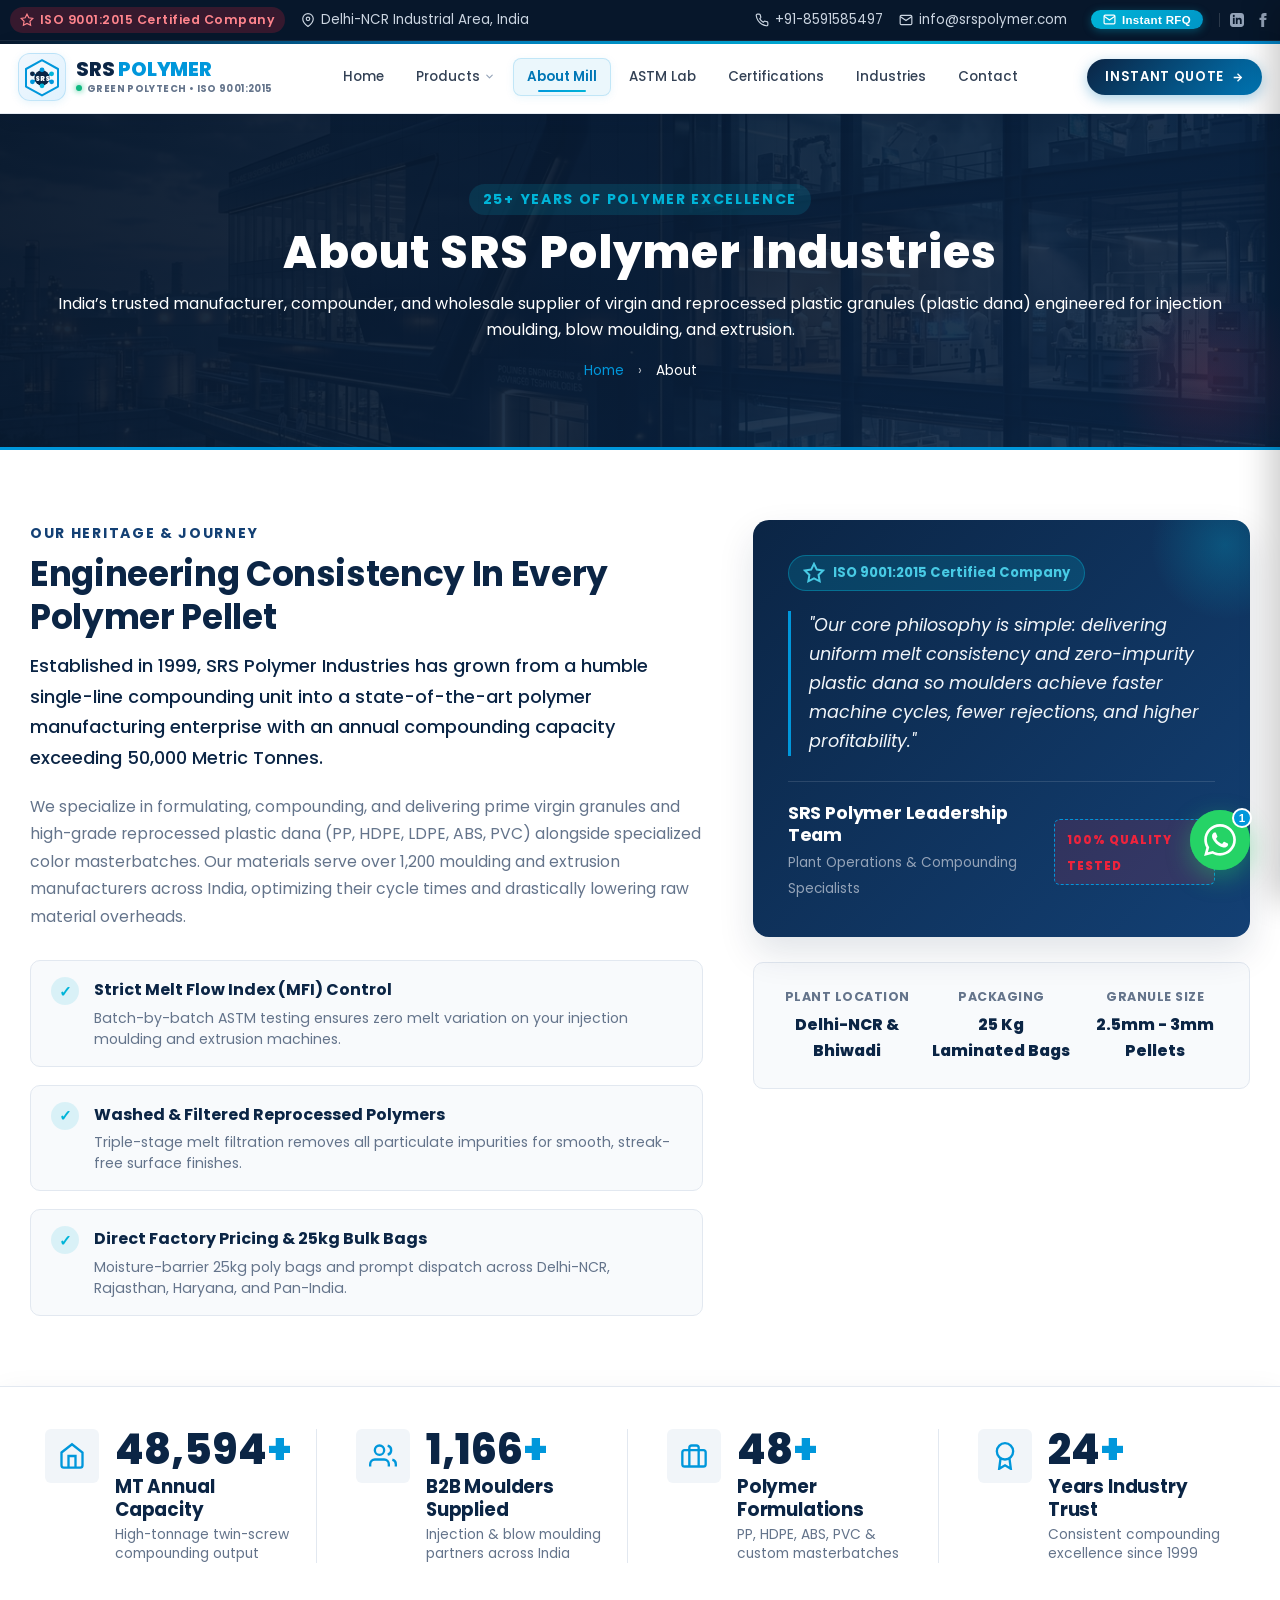
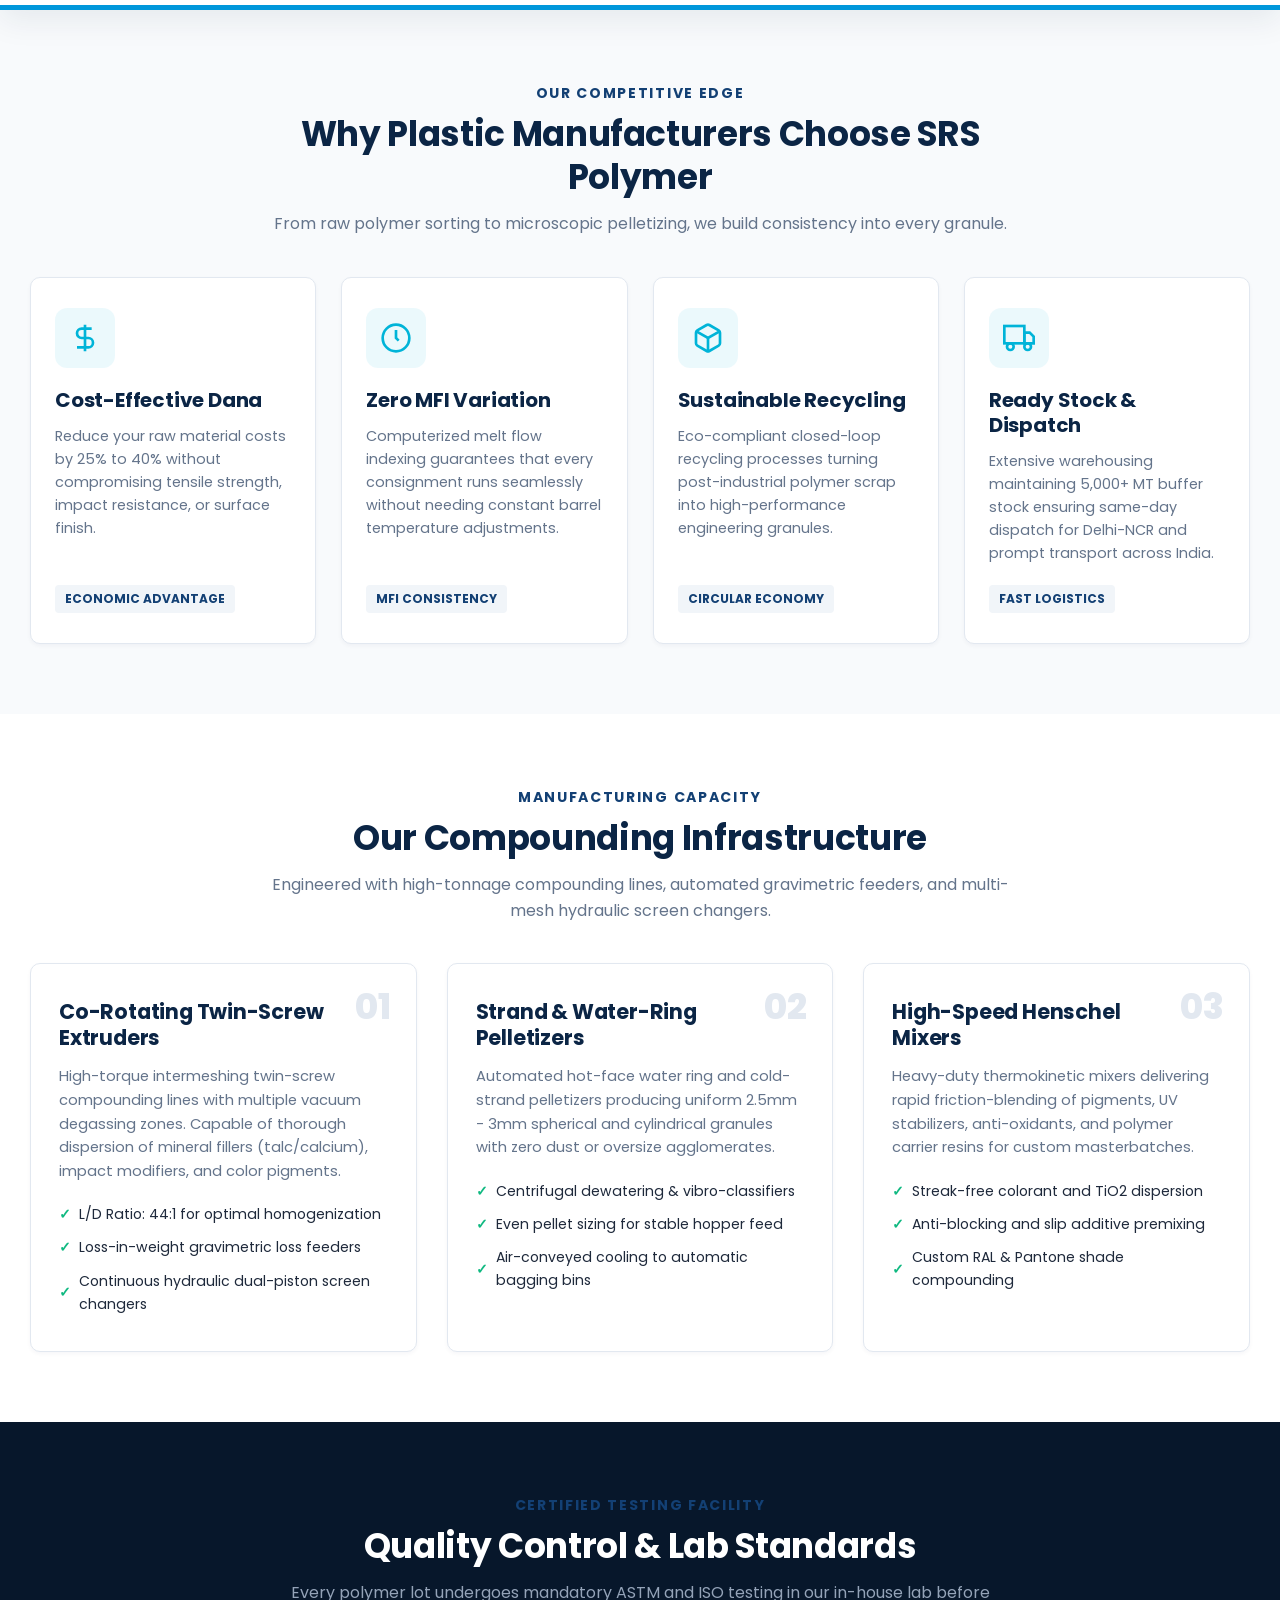
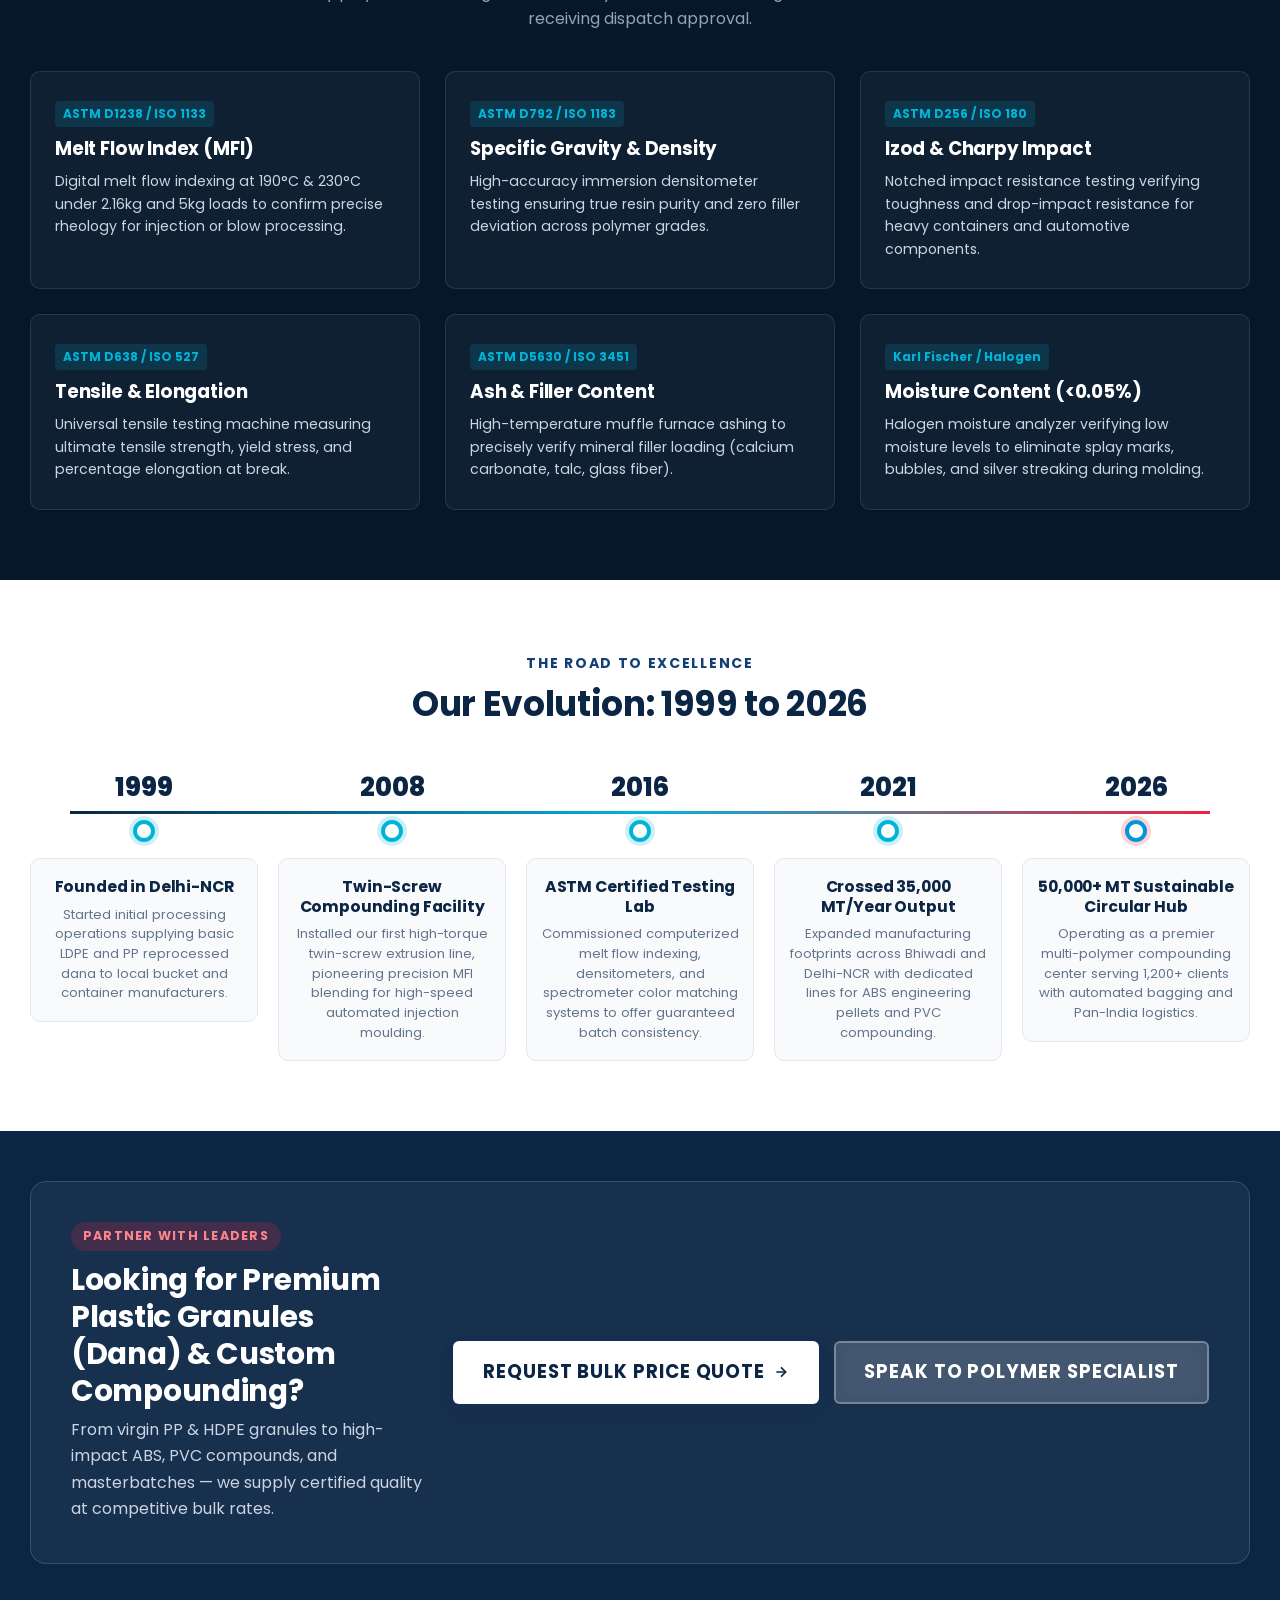
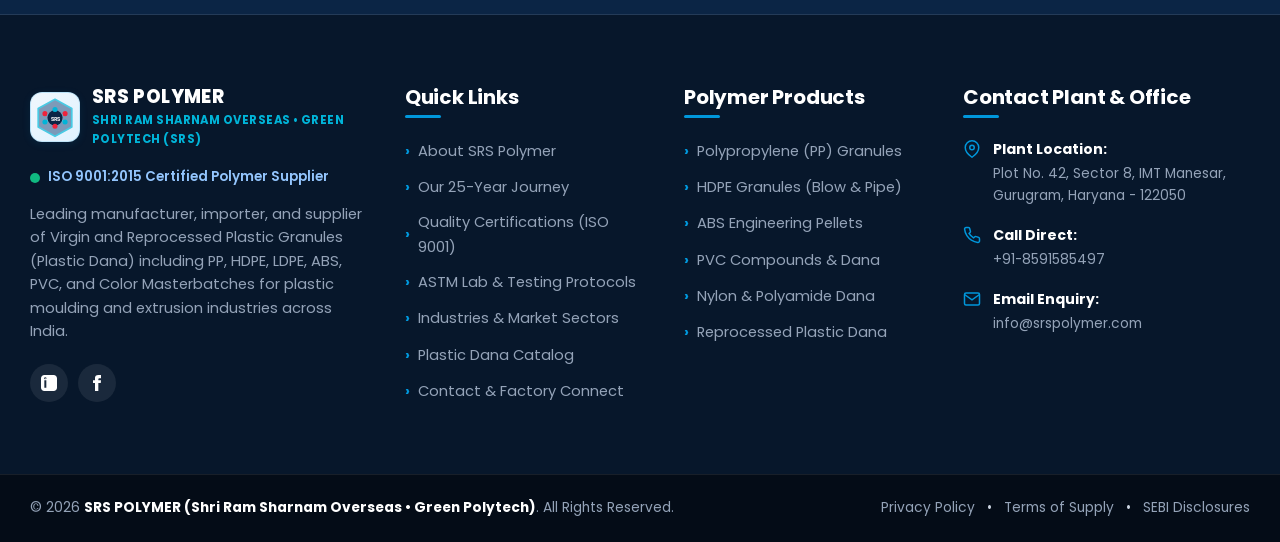
<file: about.html>
<!doctype html>
<html lang="en">
<head>
    <meta charset="UTF-8">
    <meta name="viewport" content="width=device-width, initial-scale=1, maximum-scale=5">
            <link rel="icon" type="image/svg+xml" href="./assets/images/favicon.svg">
        <link rel="preconnect" href="https://fonts.googleapis.com">
    <link rel="preconnect" href="https://fonts.gstatic.com" crossorigin>
    <link href="https://fonts.googleapis.com/css2?family=Poppins:ital,wght@0,300;0,400;0,500;0,600;0,700;0,800;0,900;1,400;1,600&family=Rajdhani:wght@500;600;700;800&family=Inter:wght@400;500;600&display=swap" rel="stylesheet">
        <!-- Google Fonts -->
    <link rel="preconnect" href="https://fonts.googleapis.com">
    <link rel="preconnect" href="https://fonts.gstatic.com" crossorigin>
    <link href="https://fonts.googleapis.com/css2?family=Poppins:ital,wght@0,300;0,400;0,500;0,600;0,700;0,800;0,900;1,400;1,600&family=Rajdhani:wght@500;600;700;800&family=Inter:wght@400;500;600&display=swap" rel="stylesheet">
    <!-- Theme CSS -->
    <link rel="stylesheet" href="assets/css/main.css">
    <link rel="stylesheet" href="style.css">
    <style id="gp-critical-layout-override">
        html:not(.wp-toolbar) {
            width: 100% !important;
            margin: 0 !important;
            padding: 0 !important;
            background: #ffffff !important;
        }
        html.wp-toolbar {
            margin-top: 32px !important;
            background: #ffffff !important;
        }
        @media screen and (max-width: 782px) {
            html.wp-toolbar {
                margin-top: 46px !important;
            }
        }
        /* Lock WordPress Admin Bar firmly to the top of the viewport */
        body.admin-bar #wpadminbar {
            position: fixed !important;
            top: 0 !important;
            left: 0 !important;
            right: 0 !important;
            width: 100% !important;
            z-index: 999999 !important;
        }
        /* Hide WordPress logo dropdown menu in admin bar so it never blocks the theme header or logo */
        body.admin-bar #wpadminbar #wp-admin-bar-wp-logo {
            display: none !important;
        }
        body.admin-bar .gp-clean-header,
        body.admin-bar #masthead {
            top: 32px !important;
        }
        @media screen and (max-width: 782px) {
            body.admin-bar .gp-clean-header,
            body.admin-bar #masthead {
                top: 46px !important;
            }
        }
        @media screen and (max-width: 600px) {
            body.admin-bar #wpadminbar {
                position: fixed !important;
                top: 0 !important;
            }
            body.admin-bar .gp-clean-header,
            body.admin-bar #masthead {
                top: 46px !important;
            }
        }
        @media (min-width: 769px) {
            .gp-hero-slider-section {
                height: calc(100vh - 110px) !important;
                min-height: 500px !important;
                max-height: 820px !important;
            }
            .gp-hero-slider {
                height: 100% !important;
                min-height: 100% !important;
            }
            .gp-hero-slider-section .gp-hero-slide {
                height: 100% !important;
                min-height: 100% !important;
                padding: 10px 0 52px !important;
            }
            .gp-hero-slider-pagination {
                bottom: 12px !important;
            }
        }
        @media (max-height: 768px) and (min-width: 769px) {
            .gp-hero-slider-section {
                height: calc(100vh - 105px) !important;
                min-height: 480px !important;
            }
            .gp-hero-slider-section .gp-plastin-hero-title {
                font-size: clamp(1.6rem, 2.3vw, 2.2rem) !important;
                margin-bottom: 8px !important;
            }
            .gp-hero-slider-section .gp-plastin-hero-lead {
                font-size: 0.85rem !important;
                line-height: 1.45 !important;
                margin-bottom: 10px !important;
            }
            .gp-hero-spec-chips {
                margin-bottom: 12px !important;
            }
            .gp-hero-slider-section .gp-hero-slide {
                padding: 5px 0 44px !important;
            }
            .gp-hero-slider-pagination {
                bottom: 8px !important;
            }
        }
        /* Mega Dropdown for Products Menu (All 13 Polymer Grades) */
        .gp-nav-menu > li.menu-item-has-children {
            position: relative;
        }
        .gp-clean-header .main-navigation .sub-menu.gp-products-mega-menu,
        #site-navigation .sub-menu.gp-products-mega-menu,
        .gp-nav-menu .sub-menu.gp-products-mega-menu {
            position: absolute !important;
            top: 100% !important;
            left: -40px !important;
            width: 630px !important;
            max-width: 95vw !important;
            padding: 16px 20px 14px !important;
            border-radius: 14px !important;
            border-top: 3.5px solid #0097db !important;
            box-shadow: 0 22px 50px -8px rgba(11, 37, 69, 0.22), 0 4px 16px rgba(0, 0, 0, 0.05) !important;
            background: #ffffff !important;
            opacity: 0 !important;
            visibility: hidden !important;
            transform: translateY(12px) !important;
            transition: all 0.24s cubic-bezier(0.4, 0, 0.2, 1) !important;
            z-index: 9999 !important;
            pointer-events: none;
        }
        #site-navigation li.menu-item-has-children:hover > .sub-menu.gp-products-mega-menu,
        .gp-clean-header .main-navigation li:hover > .sub-menu.gp-products-mega-menu,
        .gp-nav-menu > li.menu-item-has-children:hover > .sub-menu.gp-products-mega-menu {
            opacity: 1 !important;
            visibility: visible !important;
            transform: translateY(0) !important;
            pointer-events: auto !important;
        }
        body {
            width: 100% !important;
            max-width: 100% !important;
            margin: 0 !important;
            padding: 0 !important;
            border: none !important;
            box-shadow: none !important;
            background: #ffffff !important;
        }
        #page, .site-wrapper {
            width: 100% !important;
            max-width: 100% !important;
            margin: 0 !important;
            padding: 0 !important;
            border: none !important;
            box-shadow: none !important;
            overflow-x: hidden;
        }
        .gp-topbar-inner {
            min-height: 40px;
            height: auto !important;
            padding: 4px 0 !important;
        }
        .gp-badge-iso {
            white-space: nowrap !important;
            flex-shrink: 0 !important;
        }
        .gp-topbar-item, .gp-topbar-link {
            white-space: nowrap !important;
        }
        .gp-whatsapp-widget, #gp-whatsapp-widget, .joinchat, #joinchat, .wa-chat-box, .whatsapp-chat-button {
            position: fixed !important;
            bottom: 30px !important;
            right: 30px !important;
            left: auto !important;
            z-index: 999999 !important;
        }
        .gp-wa-chatbox, #gp-wa-chatbox {
            position: absolute !important;
            bottom: 75px !important;
            right: 0 !important;
            left: auto !important;
            transform-origin: bottom right !important;
        }
        .gp-back-to-top, #gp-back-to-top {
            position: fixed !important;
            bottom: 102px !important;
            right: 36px !important;
            left: auto !important;
            width: 50px !important;
            height: 50px !important;
            background: #0b2545 !important;
            background: linear-gradient(135deg, #0b2545 0%, #134074 100%) !important;
            color: #ffffff !important;
            border: 2px solid rgba(255, 255, 255, 0.25) !important;
            border-radius: 50% !important;
            box-shadow: 0 8px 24px rgba(11, 37, 69, 0.35), 0 2px 6px rgba(0, 0, 0, 0.15) !important;
            display: flex !important;
            align-items: center !important;
            justify-content: center !important;
            cursor: pointer !important;
            z-index: 99999 !important;
            text-decoration: none !important;
        }
        .gp-back-to-top svg, #gp-back-to-top svg {
            stroke: #ffffff !important;
            width: 22px !important;
            height: 22px !important;
            display: block !important;
        }
        .gp-back-to-top:hover, #gp-back-to-top:hover {
            background: #ef233c !important;
            background: linear-gradient(135deg, #ef233c 0%, #d90429 100%) !important;
            color: #ffffff !important;
            box-shadow: 0 12px 30px rgba(239, 35, 60, 0.55) !important;
        }
        @media (max-width: 768px) {
            .gp-whatsapp-widget, #gp-whatsapp-widget, .joinchat, #joinchat {
                bottom: 20px !important;
                right: 20px !important;
                left: auto !important;
            }
            .gp-wa-chatbox, #gp-wa-chatbox {
                right: 0 !important;
                left: auto !important;
            }
            .gp-back-to-top, #gp-back-to-top {
                bottom: 90px !important;
                right: 26px !important;
            }
        }
    </style>
</head>

<body class="page page-template ">

<div id="page" class="site-wrapper">
    <a class="skip-link screen-reader-text" href="#primary">Skip to content</a>

        <!-- Top Contact & Notification Bar -->
    <div class="gp-topbar">
        <div class="gp-container gp-topbar-inner">

            <div class="gp-topbar-left">
                <span class="gp-badge-iso">
                    <svg width="14" height="14" viewBox="0 0 24 24" fill="none" stroke="currentColor" stroke-width="2"><path d="M12 2l3.09 6.26L22 9.27l-5 4.87 1.18 6.88L12 17.77l-6.18 3.25L7 14.14 2 9.27l6.91-1.01L12 2z"></path></svg>
                    ISO 9001:2015 Certified Company                </span>
                <span class="gp-topbar-item gp-hidden-mobile">
                    <svg width="14" height="14" viewBox="0 0 24 24" fill="none" stroke="currentColor" stroke-width="2"><path d="M21 10c0 7-9 13-9 13s-9-6-9-13a9 9 0 0 1 18 0z"></path><circle cx="12" cy="10" r="3"></circle></svg>
                    <span>Delhi-NCR Industrial Area, India</span>
                </span>
            </div>

            <div class="gp-topbar-right">
                <a href="tel:+918591585497" class="gp-topbar-link">
                    <svg width="14" height="14" viewBox="0 0 24 24" fill="none" stroke="currentColor" stroke-width="2"><path d="M22 16.92v3a2 2 0 0 1-2.18 2 19.79 19.79 0 0 1-8.63-3.07 19.5 19.5 0 0 1-6-6 19.79 19.79 0 0 1-3.07-8.67A2 2 0 0 1 4.11 2h3a2 2 0 0 1 2 1.72 12.84 12.84 0 0 0 .7 2.81 2 2 0 0 1-.45 2.11L8.09 9.91a16 16 0 0 0 6 6l1.27-1.27a2 2 0 0 1 2.11-.45 12.84 12.84 0 0 0 2.81.7A2 2 0 0 1 22 16.92z"></path></svg>
                    <span>+91-8591585497</span>
                </a>
                <a href="mailto:info@srspolymer.com" class="gp-topbar-link gp-hidden-mobile">
                    <svg width="14" height="14" viewBox="0 0 24 24" fill="none" stroke="currentColor" stroke-width="2"><path d="M4 4h16c1.1 0 2 .9 2 2v12c0 1.1-.9 2-2 2H4c-1.1 0-2-.9-2-2V6c0-1.1.9-2 2-2z"></path><polyline points="22,6 12,13 2,6"></polyline></svg>
                    <span>info@srspolymer.com</span>
                </a>
                <button type="button" class="gp-topbar-quick-rfq gp-rfq-modal-trigger" id="gp-topbar-rfq-btn">
                    <svg width="13" height="13" viewBox="0 0 24 24" fill="none" stroke="currentColor" stroke-width="2.2"><path d="M4 4h16c1.1 0 2 .9 2 2v12c0 1.1-.9 2-2 2H4c-1.1 0-2-.9-2-2V6c0-1.1.9-2 2-2z"></path><polyline points="22,6 12,13 2,6"></polyline></svg>
                    <span>Instant RFQ</span>
                </button>
                <div class="gp-topbar-socials gp-hidden-sm">
                                            <a href="https://in.linkedin.com/company/srs-polymer" target="_blank" rel="noopener" aria-label="LinkedIn">
                            <svg width="14" height="14" viewBox="0 0 24 24" fill="currentColor"><path d="M19 0h-14c-2.761 0-5 2.239-5 5v14c0 2.761 2.239 5 5 5h14c2.762 0 5-2.239 5-5v-14c0-2.761-2.238-5-5-5zm-11 19h-3v-11h3v11zm-1.5-12.268c-.966 0-1.75-.79-1.75-1.764s.784-1.764 1.75-1.764 1.75.79 1.75 1.764-.783 1.764-1.75 1.764zm13.5 12.268h-3v-5.604c0-3.368-4-3.113-4 0v5.604h-3v-11h3v1.765c1.396-2.586 7-2.777 7 2.476v6.759z"/></svg>
                        </a>
                                                                <a href="https://www.facebook.com/srspolymer/" target="_blank" rel="noopener" aria-label="Facebook">
                            <svg width="14" height="14" viewBox="0 0 24 24" fill="currentColor"><path d="M9 8H6v4h3v12h5V12h3.642L18 8h-4V6.333C14 5.374 14.5 5 15.5 5H18V0h-3.808C10.595 0 9 1.582 9 4.615V8z"/></svg>
                        </a>
                                    </div>
            </div>
        </div>
    </div>

    <!-- Main Navigation Header (Professional Unified Header) -->
    <header id="masthead" class="site-header gp-header gp-clean-header">
        <div class="gp-container gp-header-inner">
            <!-- Brand Logo -->
            <div class="site-branding">
                <a href="index.html" class="gp-logo-link" rel="home">
                    <div class="gp-logo-mark">
                        <svg width="40" height="40" viewBox="0 0 50 50" fill="none" xmlns="http://www.w3.org/2000/svg">
                            <polygon points="25,4 45,15 45,37 25,48 5,37 5,15" stroke="#0097db" stroke-width="2.5" fill="#f0f7fd" stroke-linejoin="round"/>
                            <line x1="25" y1="16" x2="25" y2="36" stroke="#0097db" stroke-width="2" stroke-linecap="round"/>
                            <line x1="13" y1="21" x2="37" y2="31" stroke="#0097db" stroke-width="2" stroke-linecap="round"/>
                            <line x1="13" y1="31" x2="37" y2="21" stroke="#0097db" stroke-width="2" stroke-linecap="round"/>
                            <circle cx="25" cy="26" r="9.5" fill="#0b2545"/>
                            <text x="25" y="29.5" text-anchor="middle" fill="#ffffff" font-size="8" font-weight="900" font-family="'Poppins', sans-serif">SRS</text>
                            <circle cx="25" cy="16" r="3" fill="#0097db"/>
                            <circle cx="25" cy="36" r="3" fill="#00b4d8"/>
                            <circle cx="13" cy="21" r="3" fill="#0b2545"/>
                            <circle cx="37" cy="31" r="3" fill="#0097db"/>
                            <circle cx="13" cy="31" r="3" fill="#0097db"/>
                            <circle cx="37" cy="21" r="3" fill="#00b4d8"/>
                        </svg>
                    </div>
                    <div class="gp-logo-text">
                        <span class="gp-brand-name">SRS <span class="gp-accent" style="color:#0097db;">POLYMER</span></span>
                        <span class="gp-brand-sub"><span class="gp-live-dot-sub"></span> GREEN POLYTECH • ISO 9001:2015</span>
                    </div>
                </a>
            </div>

            <!-- Main Navigation Menu (Single Row, Crisp) -->
            <nav id="site-navigation" class="main-navigation" aria-label="Main Menu">
                                <ul id="primary-menu" class="gp-nav-menu">
                    <li class="menu-item ">
                        <a href="index.html">Home</a>
                    </li>
                    <li class="menu-item menu-item-has-children ">
                        <a href="products.html">
                            Products <svg class="gp-nav-chevron" width="11" height="11" viewBox="0 0 24 24" fill="none" stroke="currentColor" stroke-width="2.5" stroke-linecap="round" stroke-linejoin="round"><path d="M6 9l6 6 6-6"/></svg>
                        </a>
                        <div class="sub-menu gp-products-mega-menu">
                            <div class="gp-mega-cols-grid">
                                <div class="gp-mega-col">
                                    <div class="gp-mega-col-head">
                                        <span>PPCP &amp; Polypropylene</span>
                                        <span class="gp-mega-col-count">6 Grades</span>
                                    </div>
                                    <ul class="gp-mega-col-list">
                                        <li><a href="product-detail/?product=ppcp-grey.html"><span class="gp-mega-dot" style="background:#0097db;"></span>PPCP Grey Granules</a></li>
                                        <li><a href="product-detail/?product=ppcp-impact.html"><span class="gp-mega-dot" style="background:#10b981;"></span>PPCP Impact Copolymer</a></li>
                                        <li><a href="product-detail/?product=ppcp-black.html"><span class="gp-mega-dot" style="background:#0b2545;"></span>PPCP Black Granules</a></li>
                                        <li><a href="product-detail/?product=pp-talc.html"><span class="gp-mega-dot" style="background:#6366f1;"></span>PP Talc Filled Granules</a></li>
                                        <li><a href="product-detail/?product=polypropylene-natural-white.html"><span class="gp-mega-dot" style="background:#0097db;"></span>PP Natural White Granules</a></li>
                                        <li><a href="product-detail/?product=polypropylene-glass-filled.html"><span class="gp-mega-dot" style="background:#059669;"></span>PP Glass Filled Granules</a></li>
                                    </ul>
                                </div>
                                <div class="gp-mega-col">
                                    <div class="gp-mega-col-head">
                                        <span>ABS, PMMA &amp; Nylon</span>
                                        <span class="gp-mega-col-count">7 Grades</span>
                                    </div>
                                    <ul class="gp-mega-col-list">
                                        <li><a href="product-detail/?product=abs-white.html"><span class="gp-mega-dot" style="background:#0891b2;"></span>ABS White Granules</a></li>
                                        <li><a href="product-detail/?product=abs-black.html"><span class="gp-mega-dot" style="background:#0f172a;"></span>ABS Black Granules</a></li>
                                        <li><a href="product-detail/?product=abs-fr-granules.html"><span class="gp-mega-dot" style="background:#ea580c;"></span>ABS FR Plastic Granules</a></li>
                                        <li><a href="product-detail/?product=red-pmma.html"><span class="gp-mega-dot" style="background:#dc2626;"></span>Red PMMA Granules</a></li>
                                        <li><a href="product-detail/?product=acrylic-granules.html"><span class="gp-mega-dot" style="background:#7c3aed;"></span>Acrylic Granules</a></li>
                                        <li><a href="product-detail/?product=nylon-black.html"><span class="gp-mega-dot" style="background:#1e293b;"></span>Nylon Black Granules</a></li>
                                        <li><a href="product-detail/?product=nylon-white.html"><span class="gp-mega-dot" style="background:#2563eb;"></span>Nylon White Granules</a></li>
                                    </ul>
                                </div>
                            </div>
                            <div class="gp-mega-footer-bar">
                                <a href="products.html">
                                    <span>Explore All 13 Polymer Grades &amp; Lab Specs</span>
                                    <svg width="14" height="14" viewBox="0 0 24 24" fill="none" stroke="currentColor" stroke-width="2.5"><polyline points="9 18 15 12 9 6"></polyline></svg>
                                </a>
                            </div>
                        </div>
                    </li>
                    <li class="menu-item current-menu-item">
                        <a href="about.html">About Mill</a>
                    </li>
                    <li class="menu-item ">
                        <a href="testing.html">ASTM Lab</a>
                    </li>
                    <li class="menu-item ">
                        <a href="certificates.html">Certifications</a>
                    </li>
                    <li class="menu-item ">
                        <a href="industries.html">Industries</a>
                    </li>
                    <li class="menu-item ">
                        <a href="contact.html">Contact</a>
                    </li>
                </ul>
                            </nav>

            <!-- Header Right CTAs (Phone & RFQ Button) -->
            <div class="gp-header-actions">
                <a href="tel:+918591585497" class="gp-header-phone-quick gp-hidden-mobile" title="Call Mill Sales Desk">
                    <div class="gp-hp-icon">
                        <svg width="15" height="15" viewBox="0 0 24 24" fill="none" stroke="currentColor" stroke-width="2.2"><path d="M22 16.92v3a2 2 0 0 1-2.18 2 19.79 19.79 0 0 1-8.63-3.07 19.5 19.5 0 0 1-6-6 19.79 19.79 0 0 1-3.07-8.67A2 2 0 0 1 4.11 2h3a2 2 0 0 1 2 1.72 12.84 12.84 0 0 0 .7 2.81 2 2 0 0 1-.45 2.11L8.09 9.91a16 16 0 0 0 6 6l1.27-1.27a2 2 0 0 1 2.11-.45 12.84 12.84 0 0 0 2.81.7A2 2 0 0 1 22 16.92z"></path></svg>
                        <span class="gp-hp-pulse"></span>
                    </div>
                    <div class="gp-hp-details">
                        <span class="gp-hp-lbl">Mill Sales Desk</span>
                        <strong class="gp-hp-val">+91-8591585497</strong>
                    </div>
                </a>

                <button type="button" class="gp-btn gp-btn-header-rfq gp-rfq-modal-trigger" id="gp-header-rfq-btn">
                    <span>Instant Quote</span>
                    <svg width="13" height="13" viewBox="0 0 24 24" fill="none" stroke="currentColor" stroke-width="2.5"><line x1="5" y1="12" x2="19" y2="12"></line><polyline points="12 5 19 12 12 19"></polyline></svg>
                </button>

                <!-- Mobile Menu Hamburger Button -->
                <button class="gp-menu-toggle" id="gp-menu-toggle" aria-controls="primary-menu" aria-expanded="false" aria-label="Toggle Navigation">
                    <span class="gp-hamburger-bar"></span>
                    <span class="gp-hamburger-bar"></span>
                    <span class="gp-hamburger-bar"></span>
                </button>
            </div>
        </div>
    </header>

    <!-- Mobile Drawer Navigation -->
    <div class="gp-mobile-drawer" id="gp-mobile-drawer">
        <div class="gp-drawer-header">
            <div class="gp-logo-text">
                <span class="gp-brand-name">SRS &bull; SRS POLYMER</span>
                <span class="gp-brand-sub">Shri Ram Sharnam Overseas • Green Polytech</span>
            </div>
            <button class="gp-drawer-close" id="gp-drawer-close" aria-label="Close Navigation">✕</button>
        </div>
        <div class="gp-drawer-content" id="gp-drawer-content">
            <!-- Injected dynamically via JS or WP Menu -->
        </div>
        <div class="gp-drawer-footer">
            <a href="tel:+918591585497" class="gp-btn gp-btn-outline gp-btn-full">
                <svg width="15" height="15" viewBox="0 0 24 24" fill="none" stroke="currentColor" stroke-width="2" stroke-linecap="round" stroke-linejoin="round" style="margin-right: 6px; vertical-align: middle;"><path d="M22 16.92v3a2 2 0 0 1-2.18 2 19.79 19.79 0 0 1-8.63-3.07 19.5 19.5 0 0 1-6-6 19.79 19.79 0 0 1-3.07-8.67A2 2 0 0 1 4.11 2h3a2 2 0 0 1 2 1.72 12.84 12.84 0 0 0 .7 2.81 2 2 0 0 1-.45 2.11L8.09 9.91a16 16 0 0 0 6 6l1.27-1.27a2 2 0 0 1 2.11-.45 12.84 12.84 0 0 0 2.81.7A2 2 0 0 1 22 16.92z"></path></svg>
                <span>+91-8591585497</span>
            </a>
            <a href="#contact" class="gp-btn gp-btn-primary gp-btn-full" style="margin-top: 10px;">
                Request a Quote            </a>
        </div>
    </div>
    <div class="gp-drawer-backdrop" id="gp-drawer-backdrop"></div>
    
    <div id="content" class="site-content">


<main id="primary" class="site-main gp-about-page">

    <!-- ========================================================================= -->
    <!-- 1. HERO BANNER                                                            -->
    <!-- ========================================================================= -->
    <section class="gp-page-banner">
        <div class="gp-container">
            <div class="gp-page-banner-content">
                <span class="gp-sub-tag">25+ YEARS OF POLYMER EXCELLENCE</span>
                <h1 class="gp-page-title">About SRS Polymer Industries</h1>
                <p class="gp-page-banner-desc">
                    India’s trusted manufacturer, compounder, and wholesale supplier of virgin and reprocessed plastic granules (plastic dana) engineered for injection moulding, blow moulding, and extrusion.                </p>
                <nav class="gp-breadcrumbs" aria-label="Breadcrumb" style="margin-top: 15px; font-size: 0.85rem; color: rgba(255,255,255,0.7);"><a href="index.html" style="color: #0097db; text-decoration: none;">Home</a> <span style="margin: 0 6px;">›</span> <span style="color: #ffffff;">About</span></nav>            </div>
        </div>
    </section>

    <!-- ========================================================================= -->
    <!-- 2. EXECUTIVE STORY & HERITAGE                                             -->
    <!-- ========================================================================= -->
    <section class="gp-section gp-about-story-section" id="vision">
        <div class="gp-container">
            <div class="gp-about-story-grid">
                
                <!-- Story Left Content -->
                <div class="gp-about-story-text">
                    <span class="gp-sub-tag">OUR HERITAGE &amp; JOURNEY</span>
                    <h2 class="gp-section-title">Engineering Consistency In Every Polymer Pellet</h2>
                    
                    <p class="gp-lead-text">
                        Established in 1999, SRS Polymer Industries has grown from a humble single-line compounding unit into a state-of-the-art polymer manufacturing enterprise with an annual compounding capacity exceeding 50,000 Metric Tonnes.                    </p>

                    <p class="gp-body-text">
                        We specialize in formulating, compounding, and delivering prime virgin granules and high-grade reprocessed plastic dana (PP, HDPE, LDPE, ABS, PVC) alongside specialized color masterbatches. Our materials serve over 1,200 moulding and extrusion manufacturers across India, optimizing their cycle times and drastically lowering raw material overheads.                    </p>

                    <div class="gp-about-points-list">
                        <div class="gp-point-item">
                            <span class="gp-point-icon">✓</span>
                            <div>
                                <strong>Strict Melt Flow Index (MFI) Control</strong>
                                <p>Batch-by-batch ASTM testing ensures zero melt variation on your injection moulding and extrusion machines.</p>
                            </div>
                        </div>
                        <div class="gp-point-item">
                            <span class="gp-point-icon">✓</span>
                            <div>
                                <strong>Washed &amp; Filtered Reprocessed Polymers</strong>
                                <p>Triple-stage melt filtration removes all particulate impurities for smooth, streak-free surface finishes.</p>
                            </div>
                        </div>
                        <div class="gp-point-item">
                            <span class="gp-point-icon">✓</span>
                            <div>
                                <strong>Direct Factory Pricing &amp; 25kg Bulk Bags</strong>
                                <p>Moisture-barrier 25kg poly bags and prompt dispatch across Delhi-NCR, Rajasthan, Haryana, and Pan-India.</p>
                            </div>
                        </div>
                    </div>
                </div>

                <!-- Story Right Visual Card -->
                <div class="gp-about-story-visual">
                    <div class="gp-director-card">
                        <div class="gp-director-badge">
                            <svg width="22" height="22" viewBox="0 0 24 24" fill="none" stroke="currentColor" stroke-width="2.2"><path d="M12 2l3.09 6.26L22 9.27l-5 4.87 1.18 6.88L12 17.77l-6.18 3.25L7 14.14 2 9.27l6.91-1.01L12 2z"></path></svg>
                            <span>ISO 9001:2015 Certified Company</span>
                        </div>
                        <blockquote class="gp-director-quote">
                            "Our core philosophy is simple: delivering uniform melt consistency and zero-impurity plastic dana so moulders achieve faster machine cycles, fewer rejections, and higher profitability."
                        </blockquote>
                        <div class="gp-director-footer">
                            <div class="gp-director-info">
                                <h4>SRS Polymer Leadership Team</h4>
                                <span>Plant Operations &amp; Compounding Specialists</span>
                            </div>
                            <div class="gp-plant-seal">
                                <span class="gp-seal-txt">100% QUALITY TESTED</span>
                            </div>
                        </div>
                    </div>

                    <div class="gp-about-feature-box">
                        <div class="gp-feature-row">
                            <div class="gp-feature-item">
                                <span class="gp-feature-title">Plant Location</span>
                                <span class="gp-feature-val">Delhi-NCR &amp; Bhiwadi</span>
                            </div>
                            <div class="gp-feature-item">
                                <span class="gp-feature-title">Packaging</span>
                                <span class="gp-feature-val">25 Kg Laminated Bags</span>
                            </div>
                            <div class="gp-feature-item">
                                <span class="gp-feature-title">Granule Size</span>
                                <span class="gp-feature-val">2.5mm - 3mm Pellets</span>
                            </div>
                        </div>
                    </div>
                </div>

            </div>
        </div>
    </section>

    <!-- ========================================================================= -->
    <!-- 3. LIVE ANIMATED STATS BAR                                                -->
    <!-- ========================================================================= -->
    <section class="gp-stats-bar gp-about-stats-bar">
        <div class="gp-container">
            <div class="gp-stats-grid">
                
                <div class="gp-stat-item">
                    <div class="gp-stat-icon">
                        <svg width="28" height="28" viewBox="0 0 24 24" fill="none" stroke="currentColor" stroke-width="2"><path d="M3 9l9-7 9 7v11a2 2 0 0 1-2 2H5a2 2 0 0 1-2-2z"></path><polyline points="9 22 9 12 15 12 15 22"></polyline></svg>
                    </div>
                    <div class="gp-stat-info">
                        <div class="gp-stat-number"><span class="gp-counter" data-target="50000">0</span><span class="gp-plus">+</span></div>
                        <h4 class="gp-stat-title">MT Annual Capacity</h4>
                        <p class="gp-stat-desc">High-tonnage twin-screw compounding output</p>
                    </div>
                </div>

                <div class="gp-stat-item">
                    <div class="gp-stat-icon">
                        <svg width="28" height="28" viewBox="0 0 24 24" fill="none" stroke="currentColor" stroke-width="2"><path d="M17 21v-2a4 4 0 0 0-4-4H5a4 4 0 0 0-4 4v2"></path><circle cx="9" cy="7" r="4"></circle><path d="M23 21v-2a4 4 0 0 0-3-3.87"></path><path d="M16 3.13a4 4 0 0 1 0 7.75"></path></svg>
                    </div>
                    <div class="gp-stat-info">
                        <div class="gp-stat-number"><span class="gp-counter" data-target="1200">0</span><span class="gp-plus">+</span></div>
                        <h4 class="gp-stat-title">B2B Moulders Supplied</h4>
                        <p class="gp-stat-desc">Injection &amp; blow moulding partners across India</p>
                    </div>
                </div>

                <div class="gp-stat-item">
                    <div class="gp-stat-icon">
                        <svg width="28" height="28" viewBox="0 0 24 24" fill="none" stroke="currentColor" stroke-width="2"><rect x="2" y="7" width="20" height="14" rx="2" ry="2"></rect><path d="M16 21V5a2 2 0 0 0-2-2h-4a2 2 0 0 0-2 2v16"></path></svg>
                    </div>
                    <div class="gp-stat-info">
                        <div class="gp-stat-number"><span class="gp-counter" data-target="50">0</span><span class="gp-plus">+</span></div>
                        <h4 class="gp-stat-title">Polymer Formulations</h4>
                        <p class="gp-stat-desc">PP, HDPE, ABS, PVC &amp; custom masterbatches</p>
                    </div>
                </div>

                <div class="gp-stat-item">
                    <div class="gp-stat-icon">
                        <svg width="28" height="28" viewBox="0 0 24 24" fill="none" stroke="currentColor" stroke-width="2"><circle cx="12" cy="8" r="7"></circle><polyline points="8.21 13.89 7 23 12 20 17 23 15.79 13.88"></polyline></svg>
                    </div>
                    <div class="gp-stat-info">
                        <div class="gp-stat-number"><span class="gp-counter" data-target="25">0</span><span class="gp-plus">+</span></div>
                        <h4 class="gp-stat-title">Years Industry Trust</h4>
                        <p class="gp-stat-desc">Consistent compounding excellence since 1999</p>
                    </div>
                </div>

            </div>
        </div>
    </section>

    <!-- ========================================================================= -->
    <!-- 4. CORE PILLARS & VALUE PROPOSITION                                      -->
    <!-- ========================================================================= -->
    <section class="gp-section gp-about-pillars-section">
        <div class="gp-container">
            <div class="gp-section-header gp-text-center">
                <span class="gp-sub-tag">OUR COMPETITIVE EDGE</span>
                <h2 class="gp-section-title">Why Plastic Manufacturers Choose SRS Polymer</h2>
                <p class="gp-section-subtitle">
                    From raw polymer sorting to microscopic pelletizing, we build consistency into every granule.                </p>
            </div>

            <div class="gp-about-pillars-grid">
                
                <div class="gp-about-pillar-card">
                    <div class="gp-pillar-icon">
                        <svg width="32" height="32" viewBox="0 0 24 24" fill="none" stroke="currentColor" stroke-width="2"><path d="M12 2v20M17 5H9.5a3.5 3.5 0 0 0 0 7h5a3.5 3.5 0 0 1 0 7H6"></path></svg>
                    </div>
                    <h3>Cost-Effective Dana</h3>
                    <p>Reduce your raw material costs by 25% to 40% without compromising tensile strength, impact resistance, or surface finish.</p>
                    <span class="gp-pillar-tag">Economic Advantage</span>
                </div>

                <div class="gp-about-pillar-card">
                    <div class="gp-pillar-icon">
                        <svg width="32" height="32" viewBox="0 0 24 24" fill="none" stroke="currentColor" stroke-width="2"><circle cx="12" cy="12" r="10"></circle><polyline points="12 6 12 12 14 14"></polyline></svg>
                    </div>
                    <h3>Zero MFI Variation</h3>
                    <p>Computerized melt flow indexing guarantees that every consignment runs seamlessly without needing constant barrel temperature adjustments.</p>
                    <span class="gp-pillar-tag">MFI Consistency</span>
                </div>

                <div class="gp-about-pillar-card">
                    <div class="gp-pillar-icon">
                        <svg width="32" height="32" viewBox="0 0 24 24" fill="none" stroke="currentColor" stroke-width="2"><path d="M21 16V8a2 2 0 0 0-1-1.73l-7-4a2 2 0 0 0-2 0l-7 4A2 2 0 0 0 3 8v8a2 2 0 0 0 1 1.73l7 4a2 2 0 0 0 2 0l7-4A2 2 0 0 0 21 16z"></path><polyline points="3.27 6.96 12 12.01 20.73 6.96"></polyline><line x1="12" y1="22.08" x2="12" y2="12"></line></svg>
                    </div>
                    <h3>Sustainable Recycling</h3>
                    <p>Eco-compliant closed-loop recycling processes turning post-industrial polymer scrap into high-performance engineering granules.</p>
                    <span class="gp-pillar-tag">Circular Economy</span>
                </div>

                <div class="gp-about-pillar-card">
                    <div class="gp-pillar-icon">
                        <svg width="32" height="32" viewBox="0 0 24 24" fill="none" stroke="currentColor" stroke-width="2"><rect x="1" y="3" width="15" height="13"></rect><polygon points="16 8 20 8 23 11 23 16 16 16 16 8"></polygon><circle cx="5.5" cy="18.5" r="2.5"></circle><circle cx="18.5" cy="18.5" r="2.5"></circle></svg>
                    </div>
                    <h3>Ready Stock &amp; Dispatch</h3>
                    <p>Extensive warehousing maintaining 5,000+ MT buffer stock ensuring same-day dispatch for Delhi-NCR and prompt transport across India.</p>
                    <span class="gp-pillar-tag">Fast Logistics</span>
                </div>

            </div>
        </div>
    </section>

    <!-- ========================================================================= -->
    <!-- 5. PLANT INFRASTRUCTURE & MACHINERY                                       -->
    <!-- ========================================================================= -->
    <section class="gp-section gp-about-infra-section" id="infrastructure">
        <div class="gp-container">
            <div class="gp-section-header gp-text-center">
                <span class="gp-sub-tag">MANUFACTURING CAPACITY</span>
                <h2 class="gp-section-title">Our Compounding Infrastructure</h2>
                <p class="gp-section-subtitle">
                    Engineered with high-tonnage compounding lines, automated gravimetric feeders, and multi-mesh hydraulic screen changers.                </p>
            </div>

            <div class="gp-infra-grid">
                
                <div class="gp-infra-card">
                    <div class="gp-infra-badge">01</div>
                    <h3 class="gp-infra-title">Co-Rotating Twin-Screw Extruders</h3>
                    <p class="gp-infra-desc">
                        High-torque intermeshing twin-screw compounding lines with multiple vacuum degassing zones. Capable of thorough dispersion of mineral fillers (talc/calcium), impact modifiers, and color pigments.                    </p>
                    <ul class="gp-infra-features">
                        <li><span>✓</span> L/D Ratio: 44:1 for optimal homogenization</li>
                        <li><span>✓</span> Loss-in-weight gravimetric loss feeders</li>
                        <li><span>✓</span> Continuous hydraulic dual-piston screen changers</li>
                    </ul>
                </div>

                <div class="gp-infra-card">
                    <div class="gp-infra-badge">02</div>
                    <h3 class="gp-infra-title">Strand &amp; Water-Ring Pelletizers</h3>
                    <p class="gp-infra-desc">
                        Automated hot-face water ring and cold-strand pelletizers producing uniform 2.5mm - 3mm spherical and cylindrical granules with zero dust or oversize agglomerates.                    </p>
                    <ul class="gp-infra-features">
                        <li><span>✓</span> Centrifugal dewatering &amp; vibro-classifiers</li>
                        <li><span>✓</span> Even pellet sizing for stable hopper feed</li>
                        <li><span>✓</span> Air-conveyed cooling to automatic bagging bins</li>
                    </ul>
                </div>

                <div class="gp-infra-card">
                    <div class="gp-infra-badge">03</div>
                    <h3 class="gp-infra-title">High-Speed Henschel Mixers</h3>
                    <p class="gp-infra-desc">
                        Heavy-duty thermokinetic mixers delivering rapid friction-blending of pigments, UV stabilizers, anti-oxidants, and polymer carrier resins for custom masterbatches.                    </p>
                    <ul class="gp-infra-features">
                        <li><span>✓</span> Streak-free colorant and TiO2 dispersion</li>
                        <li><span>✓</span> Anti-blocking and slip additive premixing</li>
                        <li><span>✓</span> Custom RAL &amp; Pantone shade compounding</li>
                    </ul>
                </div>

            </div>
        </div>
    </section>

    <!-- ========================================================================= -->
    <!-- 6. QUALITY TESTING LAB STANDARDS                                         -->
    <!-- ========================================================================= -->
    <section class="gp-section gp-about-lab-section" id="lab">
        <div class="gp-container">
            <div class="gp-section-header gp-text-center">
                <span class="gp-sub-tag">CERTIFIED TESTING FACILITY</span>
                <h2 class="gp-section-title">Quality Control &amp; Lab Standards</h2>
                <p class="gp-section-subtitle">
                    Every polymer lot undergoes mandatory ASTM and ISO testing in our in-house lab before receiving dispatch approval.                </p>
            </div>

            <div class="gp-lab-grid">
                
                <div class="gp-lab-card">
                    <div class="gp-lab-header">
                        <span class="gp-lab-std">ASTM D1238 / ISO 1133</span>
                        <h4>Melt Flow Index (MFI)</h4>
                    </div>
                    <p>Digital melt flow indexing at 190°C &amp; 230°C under 2.16kg and 5kg loads to confirm precise rheology for injection or blow processing.</p>
                </div>

                <div class="gp-lab-card">
                    <div class="gp-lab-header">
                        <span class="gp-lab-std">ASTM D792 / ISO 1183</span>
                        <h4>Specific Gravity &amp; Density</h4>
                    </div>
                    <p>High-accuracy immersion densitometer testing ensuring true resin purity and zero filler deviation across polymer grades.</p>
                </div>

                <div class="gp-lab-card">
                    <div class="gp-lab-header">
                        <span class="gp-lab-std">ASTM D256 / ISO 180</span>
                        <h4>Izod &amp; Charpy Impact</h4>
                    </div>
                    <p>Notched impact resistance testing verifying toughness and drop-impact resistance for heavy containers and automotive components.</p>
                </div>

                <div class="gp-lab-card">
                    <div class="gp-lab-header">
                        <span class="gp-lab-std">ASTM D638 / ISO 527</span>
                        <h4>Tensile &amp; Elongation</h4>
                    </div>
                    <p>Universal tensile testing machine measuring ultimate tensile strength, yield stress, and percentage elongation at break.</p>
                </div>

                <div class="gp-lab-card">
                    <div class="gp-lab-header">
                        <span class="gp-lab-std">ASTM D5630 / ISO 3451</span>
                        <h4>Ash &amp; Filler Content</h4>
                    </div>
                    <p>High-temperature muffle furnace ashing to precisely verify mineral filler loading (calcium carbonate, talc, glass fiber).</p>
                </div>

                <div class="gp-lab-card">
                    <div class="gp-lab-header">
                        <span class="gp-lab-std">Karl Fischer / Halogen</span>
                        <h4>Moisture Content (&lt;0.05%)</h4>
                    </div>
                    <p>Halogen moisture analyzer verifying low moisture levels to eliminate splay marks, bubbles, and silver streaking during molding.</p>
                </div>

            </div>
        </div>
    </section>

    <!-- ========================================================================= -->
    <!-- 7. COMPANY TIMELINE / MILESTONES                                         -->
    <!-- ========================================================================= -->
    <section class="gp-section gp-about-timeline-section">
        <div class="gp-container">
            <div class="gp-section-header gp-text-center">
                <span class="gp-sub-tag">THE ROAD TO EXCELLENCE</span>
                <h2 class="gp-section-title">Our Evolution: 1999 to 2026</h2>
            </div>

            <div class="gp-timeline-wrapper">
                
                <div class="gp-timeline-item">
                    <div class="gp-timeline-year">1999</div>
                    <div class="gp-timeline-dot"></div>
                    <div class="gp-timeline-content">
                        <h4>Founded in Delhi-NCR</h4>
                        <p>Started initial processing operations supplying basic LDPE and PP reprocessed dana to local bucket and container manufacturers.</p>
                    </div>
                </div>

                <div class="gp-timeline-item">
                    <div class="gp-timeline-year">2008</div>
                    <div class="gp-timeline-dot"></div>
                    <div class="gp-timeline-content">
                        <h4>Twin-Screw Compounding Facility</h4>
                        <p>Installed our first high-torque twin-screw extrusion line, pioneering precision MFI blending for high-speed automated injection moulding.</p>
                    </div>
                </div>

                <div class="gp-timeline-item">
                    <div class="gp-timeline-year">2016</div>
                    <div class="gp-timeline-dot"></div>
                    <div class="gp-timeline-content">
                        <h4>ASTM Certified Testing Lab</h4>
                        <p>Commissioned computerized melt flow indexing, densitometers, and spectrometer color matching systems to offer guaranteed batch consistency.</p>
                    </div>
                </div>

                <div class="gp-timeline-item">
                    <div class="gp-timeline-year">2021</div>
                    <div class="gp-timeline-dot"></div>
                    <div class="gp-timeline-content">
                        <h4>Crossed 35,000 MT/Year Output</h4>
                        <p>Expanded manufacturing footprints across Bhiwadi and Delhi-NCR with dedicated lines for ABS engineering pellets and PVC compounding.</p>
                    </div>
                </div>

                <div class="gp-timeline-item">
                    <div class="gp-timeline-year">2026</div>
                    <div class="gp-timeline-dot"></div>
                    <div class="gp-timeline-content">
                        <h4>50,000+ MT Sustainable Circular Hub</h4>
                        <p>Operating as a premier multi-polymer compounding center serving 1,200+ clients with automated bagging and Pan-India logistics.</p>
                    </div>
                </div>

            </div>
        </div>
    </section>

</main>


    </div><!-- #content -->

        <!-- Industrial CTA Banner before footer -->
    <section class="gp-cta-strip">

        <div class="gp-container">
            <div class="gp-cta-strip-card">
                <div class="gp-cta-strip-text">
                    <span class="gp-tag-pill">PARTNER WITH LEADERS</span>
                    <h3>Looking for Premium Plastic Granules (Dana) &amp; Custom Compounding?</h3>
                    <p>From virgin PP &amp; HDPE granules to high-impact ABS, PVC compounds, and masterbatches — we supply certified quality at competitive bulk rates.</p>
                </div>
                <div class="gp-cta-strip-actions">
                    <a href="contact.html" class="gp-btn gp-btn-light gp-btn-lg">
                        <span>Request Bulk Price Quote</span>
                        <svg width="16" height="16" viewBox="0 0 24 24" fill="none" stroke="currentColor" stroke-width="2.5"><line x1="5" y1="12" x2="19" y2="12"></line><polyline points="12 5 19 12 12 19"></polyline></svg>
                    </a>
                    <a href="tel:918591585497" class="gp-btn gp-btn-glass gp-btn-lg">
                        <span>Speak to Polymer Specialist</span>
                    </a>
                </div>
            </div>
        </div>
    </section>

    <!-- Main Site Footer -->
    <footer id="colophon" class="site-footer gp-footer">
        <div class="gp-container gp-footer-widgets">
            <div class="gp-footer-grid">
                <!-- Col 1: Bio & Cert -->
                <div class="gp-footer-col gp-footer-col-1">
                    <div class="gp-footer-brand">
                        <div class="gp-logo-mark">
                            <svg width="42" height="42" viewBox="0 0 50 50" fill="none" xmlns="http://www.w3.org/2000/svg">
                                <polygon points="25,4 45,15 45,37 25,48 5,37 5,15" stroke="#48cae4" stroke-width="2" fill="rgba(19, 64, 116, 0.5)" stroke-linejoin="round"/>
                                <line x1="25" y1="16" x2="25" y2="36" stroke="#48cae4" stroke-width="1.8" stroke-linecap="round"/>
                                <line x1="13" y1="21" x2="37" y2="31" stroke="#48cae4" stroke-width="1.8" stroke-linecap="round"/>
                                <line x1="13" y1="31" x2="37" y2="21" stroke="#48cae4" stroke-width="1.8" stroke-linecap="round"/>
                                <circle cx="25" cy="26" r="9" fill="var(--gp-primary)"/>
                                <text x="25" y="29.5" text-anchor="middle" fill="#ffffff" font-size="7.5" font-weight="900" font-family="'Rajdhani', sans-serif">SRS</text>
                                <circle cx="25" cy="16" r="3" fill="#00b4d8"/>
                                <circle cx="25" cy="36" r="3" fill="#ef233c"/>
                                <circle cx="13" cy="21" r="3" fill="#ef233c"/>
                                <circle cx="37" cy="31" r="3" fill="#00b4d8"/>
                                <circle cx="13" cy="31" r="3" fill="#00b4d8"/>
                                <circle cx="37" cy="21" r="3" fill="#ef233c"/>
                            </svg>
                        </div>
                        <div class="gp-footer-brand-text">
                            <h3 class="gp-footer-company" style="margin: 0; font-size: 1.15rem; font-weight: 800; line-height: 1.25; color: #ffffff;">SRS POLYMER</h3>
                            <span class="gp-footer-company-sub" style="display: block; font-size: 0.72rem; font-weight: 700; color: var(--gp-accent-cyan); letter-spacing: 0.04em; margin-top: 3px; text-transform: uppercase;">Shri Ram Sharnam Overseas • Green Polytech (SRS)</span>
                        </div>
                    </div>
                    <p class="gp-footer-cert-badge">
                        <span class="gp-pulse-dot"></span> ISO 9001:2015 Certified Polymer Supplier                    </p>
                    <p class="gp-footer-desc">
                        Leading manufacturer, importer, and supplier of Virgin and Reprocessed Plastic Granules (Plastic Dana) including PP, HDPE, LDPE, ABS, PVC, and Color Masterbatches for plastic moulding and extrusion industries across India.                    </p>
                    <div class="gp-footer-socials">
                                                    <a href="https://in.linkedin.com/company/srs-polymer" target="_blank" rel="noopener" aria-label="LinkedIn" class="gp-social-circle">
                                <svg width="16" height="16" viewBox="0 0 24 24" fill="currentColor"><path d="M19 0h-14c-2.761 0-5 2.239-5 5v14c0 2.761 2.239 5 5 5h14c2.762 0 5-2.239 5-5v-14c0-2.761-2.238-5-5-5zm-11 19h-3v-11h3v11zm-1.5-12.268c-.966 0-1.75-.79-1.75-1.764s.784-1.764 1.75-1.764 1.75.79 1.75 1.764-.783 1.75-1.764-1.75 1.764zm13.5 12.268h-3v-5.604c0-3.368-4-3.113-4 0v5.604h-3v-11h3v1.765c1.396-2.586 7-2.777 7 2.476v6.759z"/></svg>
                            </a>
                                                                            <a href="https://www.facebook.com/srspolymer/" target="_blank" rel="noopener" aria-label="Facebook" class="gp-social-circle">
                                <svg width="16" height="16" viewBox="0 0 24 24" fill="currentColor"><path d="M9 8H6v4h3v12h5V12h3.642L18 8h-4V6.333C14 5.374 14.5 5 15.5 5H18V0h-3.808C10.595 0 9 1.582 9 4.615V8z"/></svg>
                            </a>
                                            </div>
                </div>

                <!-- Col 2: Useful Links -->
                <div class="gp-footer-col gp-footer-col-2">
                    <h4 class="gp-footer-heading">Quick Links</h4>
                    <ul class="gp-footer-links">
                        <li><a href="about.html"><span class="gp-arrow">›</span> About SRS Polymer</a></li>
                        <li><a href="about.html#vision"><span class="gp-arrow">›</span> Our 25-Year Journey</a></li>
                        <li><a href="certificates.html"><span class="gp-arrow">›</span> Quality Certifications (ISO 9001)</a></li>
                        <li><a href="testing.html"><span class="gp-arrow">›</span> ASTM Lab &amp; Testing Protocols</a></li>
                        <li><a href="industries.html"><span class="gp-arrow">›</span> Industries &amp; Market Sectors</a></li>
                        <li><a href="products.html"><span class="gp-arrow">›</span> Plastic Dana Catalog</a></li>
                        <li><a href="contact.html"><span class="gp-arrow">›</span> Contact &amp; Factory Connect</a></li>
                    </ul>
                </div>

                <!-- Col 3: Products Offered -->
                <div class="gp-footer-col gp-footer-col-3">
                    <h4 class="gp-footer-heading">Polymer Products</h4>
                    <ul class="gp-footer-links">
                        <li><a href="products.html#pp"><span class="gp-arrow">›</span> Polypropylene (PP) Granules</a></li>
                        <li><a href="products.html#hdpe"><span class="gp-arrow">›</span> HDPE Granules (Blow &amp; Pipe)</a></li>
                        <li><a href="products.html#abs"><span class="gp-arrow">›</span> ABS Engineering Pellets</a></li>
                        <li><a href="products.html#pvc"><span class="gp-arrow">›</span> PVC Compounds &amp; Dana</a></li>
                        <li><a href="products.html#nylon"><span class="gp-arrow">›</span> Nylon &amp; Polyamide Dana</a></li>
                        <li><a href="products.html"><span class="gp-arrow">›</span> Reprocessed Plastic Dana</a></li>
                    </ul>
                </div>

                <!-- Col 4: Contact Us -->
                <div class="gp-footer-col gp-footer-col-4">
                    <h4 class="gp-footer-heading">Contact Plant &amp; Office</h4>
                    <div class="gp-footer-contact-item">
                        <div class="gp-contact-icon">
                            <svg width="18" height="18" viewBox="0 0 24 24" fill="none" stroke="currentColor" stroke-width="2"><path d="M21 10c0 7-9 13-9 13s-9-6-9-13a9 9 0 0 1 18 0z"></path><circle cx="12" cy="10" r="3"></circle></svg>
                        </div>
                        <div class="gp-contact-text">
                            <strong>Plant Location:</strong>
                            <p>Plot No. 42, Sector 8, IMT Manesar, Gurugram, Haryana - 122050</p>
                        </div>
                    </div>

                    <div class="gp-footer-contact-item">
                        <div class="gp-contact-icon">
                            <svg width="18" height="18" viewBox="0 0 24 24" fill="none" stroke="currentColor" stroke-width="2"><path d="M22 16.92v3a2 2 0 0 1-2.18 2 19.79 19.79 0 0 1-8.63-3.07 19.5 19.5 0 0 1-6-6 19.79 19.79 0 0 1-3.07-8.67A2 2 0 0 1 4.11 2h3a2 2 0 0 1 2 1.72 12.84 12.84 0 0 0 .7 2.81 2 2 0 0 1-.45 2.11L8.09 9.91a16 16 0 0 0 6 6l1.27-1.27a2 2 0 0 1 2.11-.45 12.84 12.84 0 0 0 2.81.7A2 2 0 0 1 22 16.92z"></path></svg>
                        </div>
                        <div class="gp-contact-text">
                            <strong>Call Direct:</strong>
                            <p><a href="tel:918591585497">+91-8591585497</a></p>
                        </div>
                    </div>

                    <div class="gp-footer-contact-item">
                        <div class="gp-contact-icon">
                            <svg width="18" height="18" viewBox="0 0 24 24" fill="none" stroke="currentColor" stroke-width="2"><path d="M4 4h16c1.1 0 2 .9 2 2v12c0 1.1-.9 2-2 2H4c-1.1 0-2-.9-2-2V6c0-1.1.9-2 2-2z"></path><polyline points="22,6 12,13 2,6"></polyline></svg>
                        </div>
                        <div class="gp-contact-text">
                            <strong>Email Enquiry:</strong>
                            <p><a href="mailto:info@srspolymer.com">info@srspolymer.com</a></p>
                        </div>
                    </div>
                </div>
            </div>
        </div>

        <!-- Copyright Bar -->
        <div class="gp-footer-bottom">
            <div class="gp-container gp-footer-bottom-inner">
                <p class="gp-copyright-text">
                    &copy; 2026 <strong>SRS POLYMER (Shri Ram Sharnam Overseas • Green Polytech)</strong>. All Rights Reserved.                </p>
                <div class="gp-footer-bottom-links">
                    <a href="#investors">Privacy Policy</a>
                    <span class="sep">•</span>
                    <a href="#investors">Terms of Supply</a>
                    <span class="sep">•</span>
                    <a href="#investors">SEBI Disclosures</a>
                </div>
            </div>
        </div>
    </footer>
    
    <!-- Floating WhatsApp Widget (matching Jyoti Joinchat) -->
        <div class="gp-whatsapp-widget" id="gp-whatsapp-widget" style="position: fixed !important; bottom: 30px !important; right: 30px !important; left: auto !important; z-index: 99999 !important;">
        <!-- Chat Popup Box -->
        <div class="gp-wa-chatbox" id="gp-wa-chatbox" style="position: absolute !important; bottom: 75px !important; right: 0 !important; left: auto !important; transform-origin: bottom right !important;">
            <div class="gp-wa-header">
                <div class="gp-wa-avatar">
                    <div class="gp-wa-avatar-img">SP</div>
                    <span class="gp-wa-status-dot"></span>
                </div>
                <div class="gp-wa-info">
                    <h4>SRS Polymer</h4>
                    <span>Typically replies within minutes</span>
                </div>
                <button class="gp-wa-close" id="gp-wa-close" aria-label="Close WhatsApp Dialog">✕</button>
            </div>
            <div class="gp-wa-body">
                <div class="gp-wa-msg-bubble">
                    <p>Hello 👋 How can we help you today?</p>
                    <p class="gp-wa-sub">Ask about today’s rates for PP Granules, HDPE Dana, ABS Engineering Pellets, or Masterbatches.</p>
                    <span class="gp-wa-time">10:10</span>
                </div>
            </div>
            <div class="gp-wa-footer">
                <a href="https://api.whatsapp.com/send?phone=918591585497&text=Hi%20SRS%20Polymer%21%20I%20need%20price%20and%20availability%20for%20Plastic%20Granules%20%28Dana%29." target="_blank" rel="noopener" class="gp-btn-wa-send">
                    <svg width="20" height="20" viewBox="0 0 24 24" fill="currentColor"><path d="M.057 24l1.687-6.163c-1.041-1.804-1.588-3.849-1.587-5.946.003-6.556 5.338-11.891 11.893-11.891 3.181.001 6.167 1.24 8.413 3.488 2.245 2.248 3.481 5.236 3.48 8.414-.003 6.557-5.338 11.892-11.893 11.892-1.99-.001-3.951-.5-5.688-1.448l-6.305 1.654zm6.597-3.807c1.676.995 3.276 1.591 5.392 1.592 5.448 0 9.886-4.434 9.889-9.885.002-5.462-4.415-9.89-9.881-9.892-5.452 0-9.887 4.434-9.889 9.884-.001 2.225.651 3.891 1.746 5.634l-.999 3.648 3.742-.981zm11.387-5.464c-.074-.124-.272-.198-.57-.347-.297-.149-1.758-.868-2.031-.967-.272-.099-.47-.149-.669.149-.198.297-.768.967-.941 1.165-.173.198-.347.223-.644.074-.297-.149-1.255-.462-2.39-1.475-.883-.788-1.48-1.761-1.653-2.059-.173-.297-.018-.458.13-.606.134-.133.297-.347.446-.521.151-.172.2-.296.3-.495.099-.198.05-.372-.025-.521-.075-.148-.669-1.611-.916-2.206-.242-.579-.487-.501-.669-.51l-.57-.01c-.198 0-.52.074-.792.372s-1.04 1.016-1.04 2.479 1.065 2.876 1.213 3.074c.149.198 2.095 3.2 5.076 4.487.709.306 1.263.489 1.694.626.712.226 1.36.194 1.872.118.571-.085 1.758-.719 2.006-1.413.248-.695.248-1.29.173-1.414z"/></svg>
                    <span>Open Chat on WhatsApp</span>
                </a>
            </div>
        </div>

        <!-- Trigger Button -->
        <button class="gp-wa-trigger" id="gp-wa-trigger" aria-label="Chat with us on WhatsApp">
            <span class="gp-wa-pulse"></span>
            <svg width="32" height="32" viewBox="0 0 24 24" fill="#ffffff"><path d="M.057 24l1.687-6.163c-1.041-1.804-1.588-3.849-1.587-5.946.003-6.556 5.338-11.891 11.893-11.891 3.181.001 6.167 1.24 8.413 3.488 2.245 2.248 3.481 5.236 3.48 8.414-.003 6.557-5.338 11.892-11.893 11.892-1.99-.001-3.951-.5-5.688-1.448l-6.305 1.654zm6.597-3.807c1.676.995 3.276 1.591 5.392 1.592 5.448 0 9.886-4.434 9.889-9.885.002-5.462-4.415-9.89-9.881-9.892-5.452 0-9.887 4.434-9.889 9.884-.001 2.225.651 3.891 1.746 5.634l-.999 3.648 3.742-.981zm11.387-5.464c-.074-.124-.272-.198-.57-.347-.297-.149-1.758-.868-2.031-.967-.272-.099-.47-.149-.669.149-.198.297-.768.967-.941 1.165-.173.198-.347.223-.644.074-.297-.149-1.255-.462-2.39-1.475-.883-.788-1.48-1.761-1.653-2.059-.173-.297-.018-.458.13-.606.134-.133.297-.347.446-.521.151-.172.2-.296.3-.495.099-.198.05-.372-.025-.521-.075-.148-.669-1.611-.916-2.206-.242-.579-.487-.501-.669-.51l-.57-.01c-.198 0-.52.074-.792.372s-1.04 1.016-1.04 2.479 1.065 2.876 1.213 3.074c.149.198 2.095 3.2 5.076 4.487.709.306 1.263.489 1.694.626.712.226 1.36.194 1.872.118.571-.085 1.758-.719 2.006-1.413.248-.695.248-1.29.173-1.414z"/></svg>
            <span class="gp-wa-badge-notify">1</span>
        </button>
    </div>
    
    <!-- Back to Top Button -->
    <button id="gp-back-to-top" class="gp-back-to-top" style="bottom: 102px !important; right: 36px !important; left: auto !important; background: linear-gradient(135deg, #0b2545 0%, #134074 100%) !important; color: #ffffff !important;" aria-label="Back to top">
        <svg width="22" height="22" viewBox="0 0 24 24" fill="none" stroke="#ffffff" stroke-width="2.8"><polyline points="18 15 12 9 6 15"></polyline></svg>
    </button>

    <!-- Quick RFQ Modal Dialog -->
    <div class="gp-modal" id="gp-rfq-modal" aria-hidden="true" role="dialog" aria-labelledby="gp-rfq-modal-title">
        <div class="gp-modal-dialog">
            <button class="gp-modal-close" id="gp-rfq-modal-close" aria-label="Close">
                <svg width="18" height="18" viewBox="0 0 24 24" fill="none" stroke="currentColor" stroke-width="2.4" stroke-linecap="round" stroke-linejoin="round"><line x1="18" y1="6" x2="6" y2="18"></line><line x1="6" y1="6" x2="18" y2="18"></line></svg>
            </button>
            <div class="gp-modal-header">
                <div class="gp-rfq-badge"><span class="gp-rfq-dot"></span> B2B BULK RFQ DESK</div>
                <h3 id="gp-rfq-modal-title">Request a Custom Quotation</h3>
                <p>Direct line to our technical polymer sales team for bulk granules &amp; compounding.</p>
            </div>
            <form class="gp-modal-form gp-ajax-rfq-form">
                <input type="hidden" name="action" value="gp_submit_contact">
                <div class="gp-form-row">
                    <div class="gp-form-group">
                        <label>Full Name *</label>
                        <input type="text" name="fullname" required placeholder="e.g. Rajesh Sharma">
                    </div>
                    <div class="gp-form-group">
                        <label>Company Name</label>
                        <input type="text" name="company" placeholder="e.g. Apex Polymer Moulding Ltd">
                    </div>
                </div>
                <div class="gp-form-row">
                    <div class="gp-form-group">
                        <label>Email Address *</label>
                        <input type="email" name="email" required placeholder="rajesh@apexpolymers.com">
                    </div>
                    <div class="gp-form-group">
                        <label>Mobile / WhatsApp *</label>
                        <input type="tel" name="phone" required placeholder="+91 98765 43210">
                    </div>
                </div>
                <div class="gp-form-row">
                    <div class="gp-form-group">
                        <label>Product of Interest</label>
                        <input type="text" name="product" id="gp-modal-product-field" placeholder="e.g. PPCP Impact Copolymer / ABS Black">
                    </div>
                    <div class="gp-form-group">
                        <label>Estimated Quantity</label>
                        <input type="text" name="quantity" placeholder="e.g. 5 MT (5,000 kg) / 200 Bags">
                    </div>
                </div>
                <div class="gp-form-group gp-form-group-msg">
                    <label>Detailed Requirements / Specifications</label>
                    <textarea name="message" rows="2" placeholder="e.g. Target MFI (8-14), required color/shade, application (Battery Box / Crate), delivery location..."></textarea>
                </div>
                <div class="gp-form-feedback"></div>
                <button type="submit" class="gp-btn gp-btn-primary gp-btn-full gp-btn-submit gp-rfq-submit-btn">
                    <span>Submit Request to Polymer Specialists</span>
                    <svg width="15" height="15" viewBox="0 0 24 24" fill="none" stroke="currentColor" stroke-width="2.5"><line x1="5" y1="12" x2="19" y2="12"></line><polyline points="12 5 19 12 12 19"></polyline></svg>
                </button>
                <div class="gp-rfq-footer-notes">
                    <span class="gp-rfq-note-item">
                        <svg width="13" height="13" viewBox="0 0 24 24" fill="none" stroke="#0097db" stroke-width="2.5"><path d="M12 22s8-4 8-10V5l-8-3-8 3v7c0 6 8 10 8 10z"></path></svg>
                        ISO 9001:2015 &amp; RoHS Certified Materials
                    </span>
                    <a href="https://wa.me/918591585497?text=Hi%20SRS%20Polymer,%20I%20need%20an%20urgent%20price%20quote%20for%20Plastic%20Granules." target="_blank" rel="noopener" class="gp-rfq-wa-direct">
                        <svg width="13" height="13" viewBox="0 0 24 24" fill="#25D366"><path d="M.057 24l1.687-6.163c-1.041-1.804-1.588-3.849-1.587-5.946.003-6.556 5.338-11.891 11.893-11.891 3.181.001 6.167 1.24 8.413 3.488 2.245 2.248 3.481 5.236 3.48 8.414-.003 6.557-5.338 11.892-11.893 11.892-1.99-.001-3.951-.5-5.688-1.448l-6.305 1.654zm6.597-3.807c1.676.995 3.276 1.591 5.392 1.592 5.448 0 9.886-4.434 9.889-9.885.002-5.462-4.415-9.89-9.881-9.892-5.452 0-9.887 4.434-9.889 9.884-.001 2.225.651 3.891 1.746 5.634l-.999 3.648 3.742-.981zm11.387-5.464c-.074-.124-.272-.198-.57-.347-.297-.149-1.758-.868-2.031-.967-.272-.099-.47-.149-.669.149-.198.297-.768.967-.941 1.165-.173.198-.347.223-.644.074-.297-.149-1.255-.462-2.39-1.475-.883-.788-1.48-1.761-1.653-2.059-.173-.297-.018-.458.13-.606.134-.133.297-.347.446-.521.151-.172.2-.296.3-.495.099-.198.05-.372-.025-.521-.075-.148-.669-1.611-.916-2.206-.242-.579-.487-.501-.669-.51l-.57-.01c-.198 0-.52.074-.792.372s-1.04 1.016-1.04 2.479 1.065 2.876 1.213 3.074c.149.198 2.095 3.2 5.076 4.487.709.306 1.263.489 1.694.626.712.226 1.36.194 1.872.118.571-.085 1.758-.719 2.006-1.413.248-.695.248-1.29.173-1.414z"/></svg>
                        Direct WhatsApp Connect
                    </a>
                </div>
            </form>
        </div>
        <div class="gp-modal-backdrop" id="gp-rfq-modal-backdrop"></div>
    </div>

    <!-- Global Realistic Certificate Lightbox Modal (#gp-cert-modal) -->
    <div class="gp-cert-modal-backdrop" id="gp-cert-modal" role="dialog" aria-modal="true" aria-labelledby="gp-cert-modal-code" style="display: none;">
        <div class="gp-cert-modal-dialog">
            <button type="button" class="gp-cert-modal-close" id="gp-cert-modal-close" aria-label="Close Certificate">✕</button>

            <div class="gp-cert-frame">
                <div class="gp-cert-frame-inner">
                    <div class="gp-cert-modal-header">
                        <div class="gp-cert-guilloche">
                            <svg width="48" height="48" viewBox="0 0 100 100" fill="none" stroke="#0097db" stroke-width="2">
                                <circle cx="50" cy="50" r="45" stroke-dasharray="3 3"/>
                                <circle cx="50" cy="50" r="38"/>
                                <polygon points="50,15 62,38 85,38 67,52 73,75 50,62 27,75 33,52 15,38 38,38" fill="rgba(0, 151, 219, 0.1)"/>
                            </svg>
                        </div>
                        <div class="gp-cert-modal-titles">
                            <span class="gp-cert-super-title">CERTIFICATE OF COMPLIANCE &amp; QUALITY REGISTRATION</span>
                            <h2 class="gp-cert-main-title" id="gp-cert-modal-code">ISO 9001:2015</h2>
                            <p class="gp-cert-accreditor-tag" id="gp-cert-modal-title">Quality Management System</p>
                        </div>
                    </div>

                    <div class="gp-cert-certified-block">
                        <span class="gp-cert-certifies-text">This is to officially certify that the manufacturing, testing, and compounding operations of:</span>
                        <h3 class="gp-cert-recipient-name">SRS POLYMER</h3>
                        <p class="gp-cert-recipient-div">Shri Ram Sharnam Overseas • Green Polytech</p>
                        <p class="gp-cert-facility-address">Plot No. 42, Sector 8, IMT Manesar, Gurugram, Haryana - 122050</p>
                    </div>

                    <div class="gp-cert-scope-box">
                        <strong class="gp-cert-scope-title">Certified Scope of Operations:</strong>
                        <p class="gp-cert-scope-text" id="gp-cert-modal-scope">
                            Manufacture, compounding, laboratory batch-testing, and supply of virgin and reprocessed Polymer Granules (PP, HDPE, ABS, PVC) and specialized additive masterbatches for industrial moulding applications.
                        </p>
                    </div>

                    <div class="gp-cert-verification-strip">
                        <div class="gp-cert-reg-item">
                            <span>Registration / Certificate No:</span>
                            <strong id="gp-cert-modal-certno">QMS/SRS/2024/9081</strong>
                        </div>
                        <div class="gp-cert-reg-item">
                            <span>Current Validity Through:</span>
                            <strong id="gp-cert-modal-validity">Valid through Dec 2027</strong>
                        </div>
                        <div class="gp-cert-reg-item">
                            <span>Accredited Registrar / Body:</span>
                            <strong id="gp-cert-modal-body" class="gp-verified-text">TUV SUD / IAF Accredited</strong>
                        </div>
                    </div>

                    <div class="gp-cert-footer-auth">
                        <div class="gp-cert-seal-gold">
                            <div class="gp-gold-seal-inner">
                                <span>OFFICIAL</span>
                                <strong>SEAL</strong>
                                <span>ACCREDITED</span>
                            </div>
                        </div>
                        <div class="gp-cert-qr-wrap">
                            <div class="gp-cert-qr-box">
                                <svg width="54" height="54" viewBox="0 0 24 24" fill="#0b2545">
                                    <path d="M2 2h8v8H2V2zm2 2v4h4V4H4zm10-2h8v8h-8V2zm2 2v4h4V4h-4zM2 14h8v8H2v-8zm2 2v4h4v-4H4zm14 0h4v2h-4v-2zm-4 0h2v4h-2v-4zm4 4h4v2h-4v-2zm-2-2h2v2h-2v-2zm-2 2h2v2h-2v-2z"/>
                                </svg>
                            </div>
                            <span class="gp-qr-caption">Scan for COA Verification</span>
                        </div>
                        <div class="gp-cert-signature">
                            <div class="gp-signature-line">SRS Polymer Quality Directorate</div>
                            <span class="gp-sig-label">Head of Quality Assurance &amp;amp; Technical Testing</span>
                        </div>
                    </div>
                </div>
            </div>

            <div class="gp-cert-modal-actions">
                <a href="#contact" class="gp-btn gp-btn-primary gp-cert-modal-quote gp-rfq-modal-trigger" id="gp-cert-modal-req-btn" data-product="Official Certificate Copy">
                    <span>Request Official Certificate Copy / COA</span>
                    <svg width="15" height="15" viewBox="0 0 24 24" fill="none" stroke="currentColor" stroke-width="2"><line x1="5" y1="12" x2="19" y2="12"></line><polyline points="12 5 19 12 12 19"></polyline></svg>
                </a>
            </div>
        </div>
    </div>

</div><!-- #page -->

    <script src="assets/js/main.js"></script>
</body>
</html>
</file>
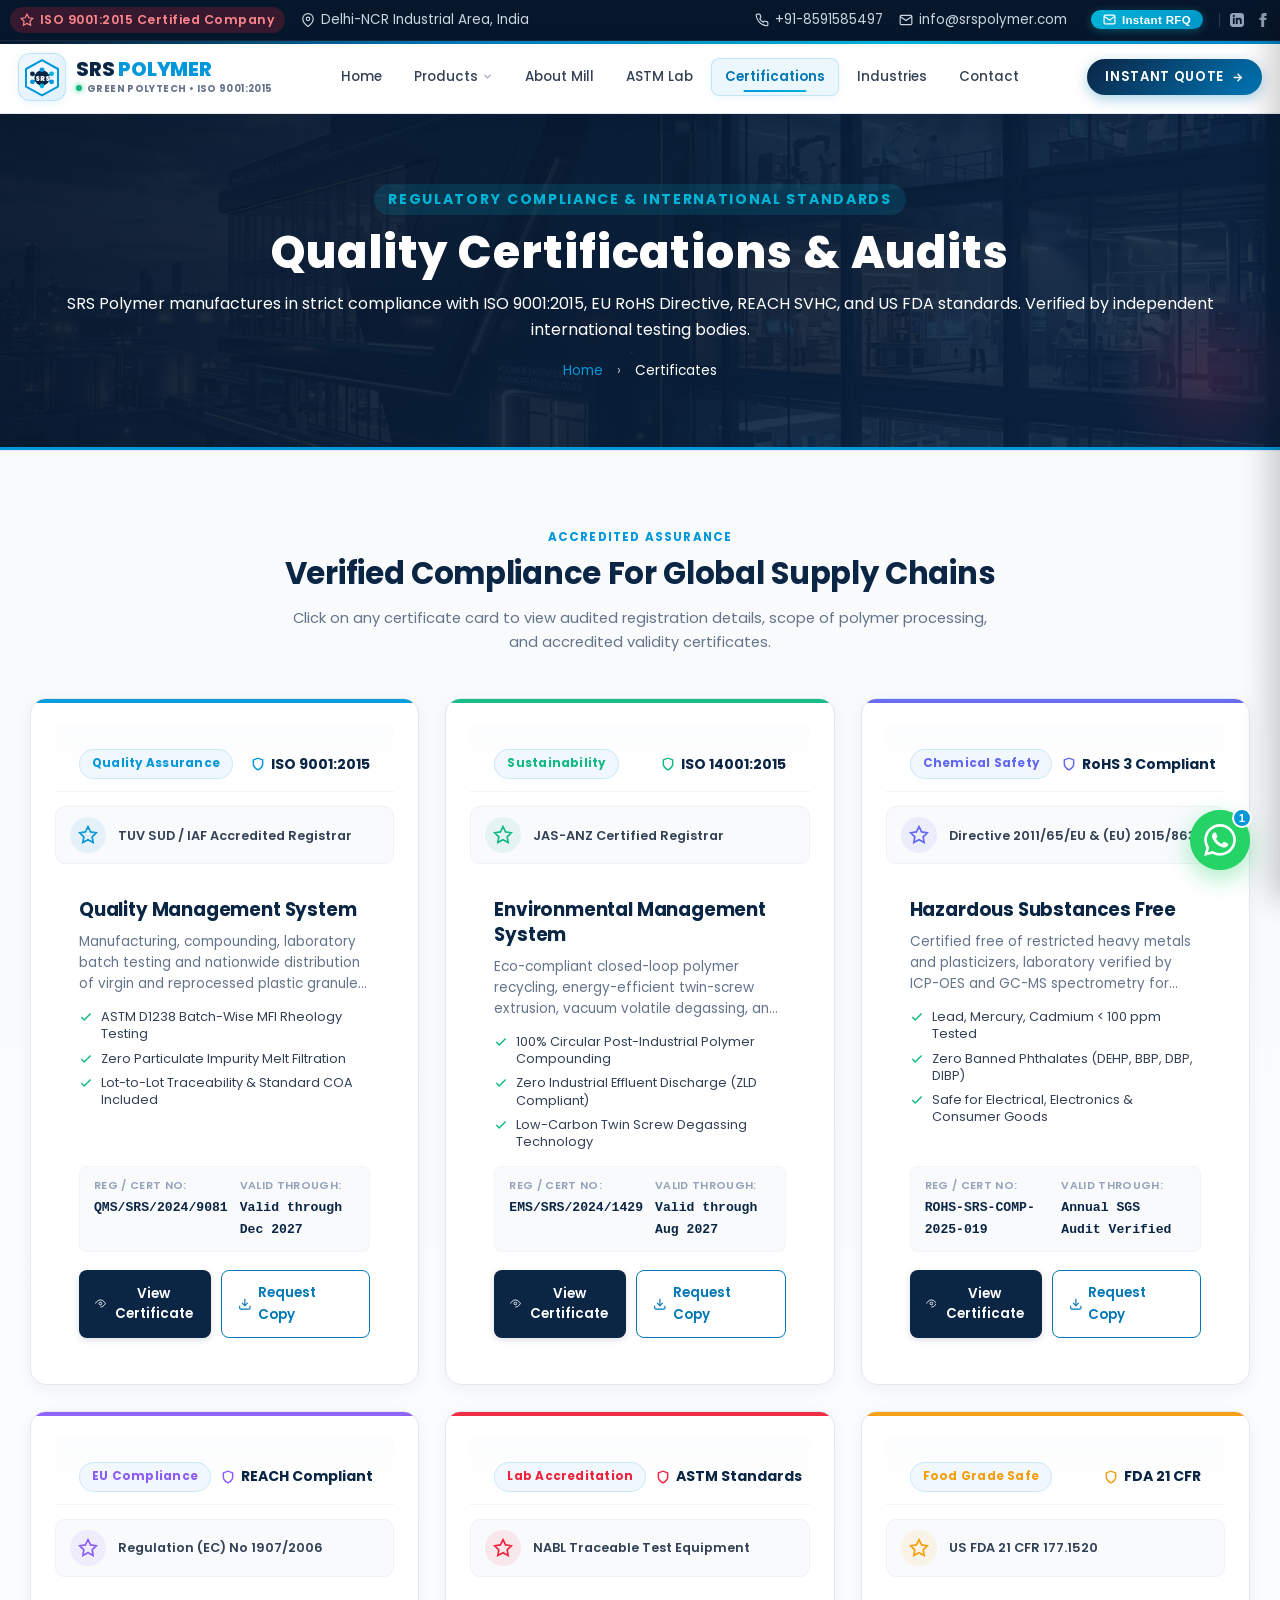
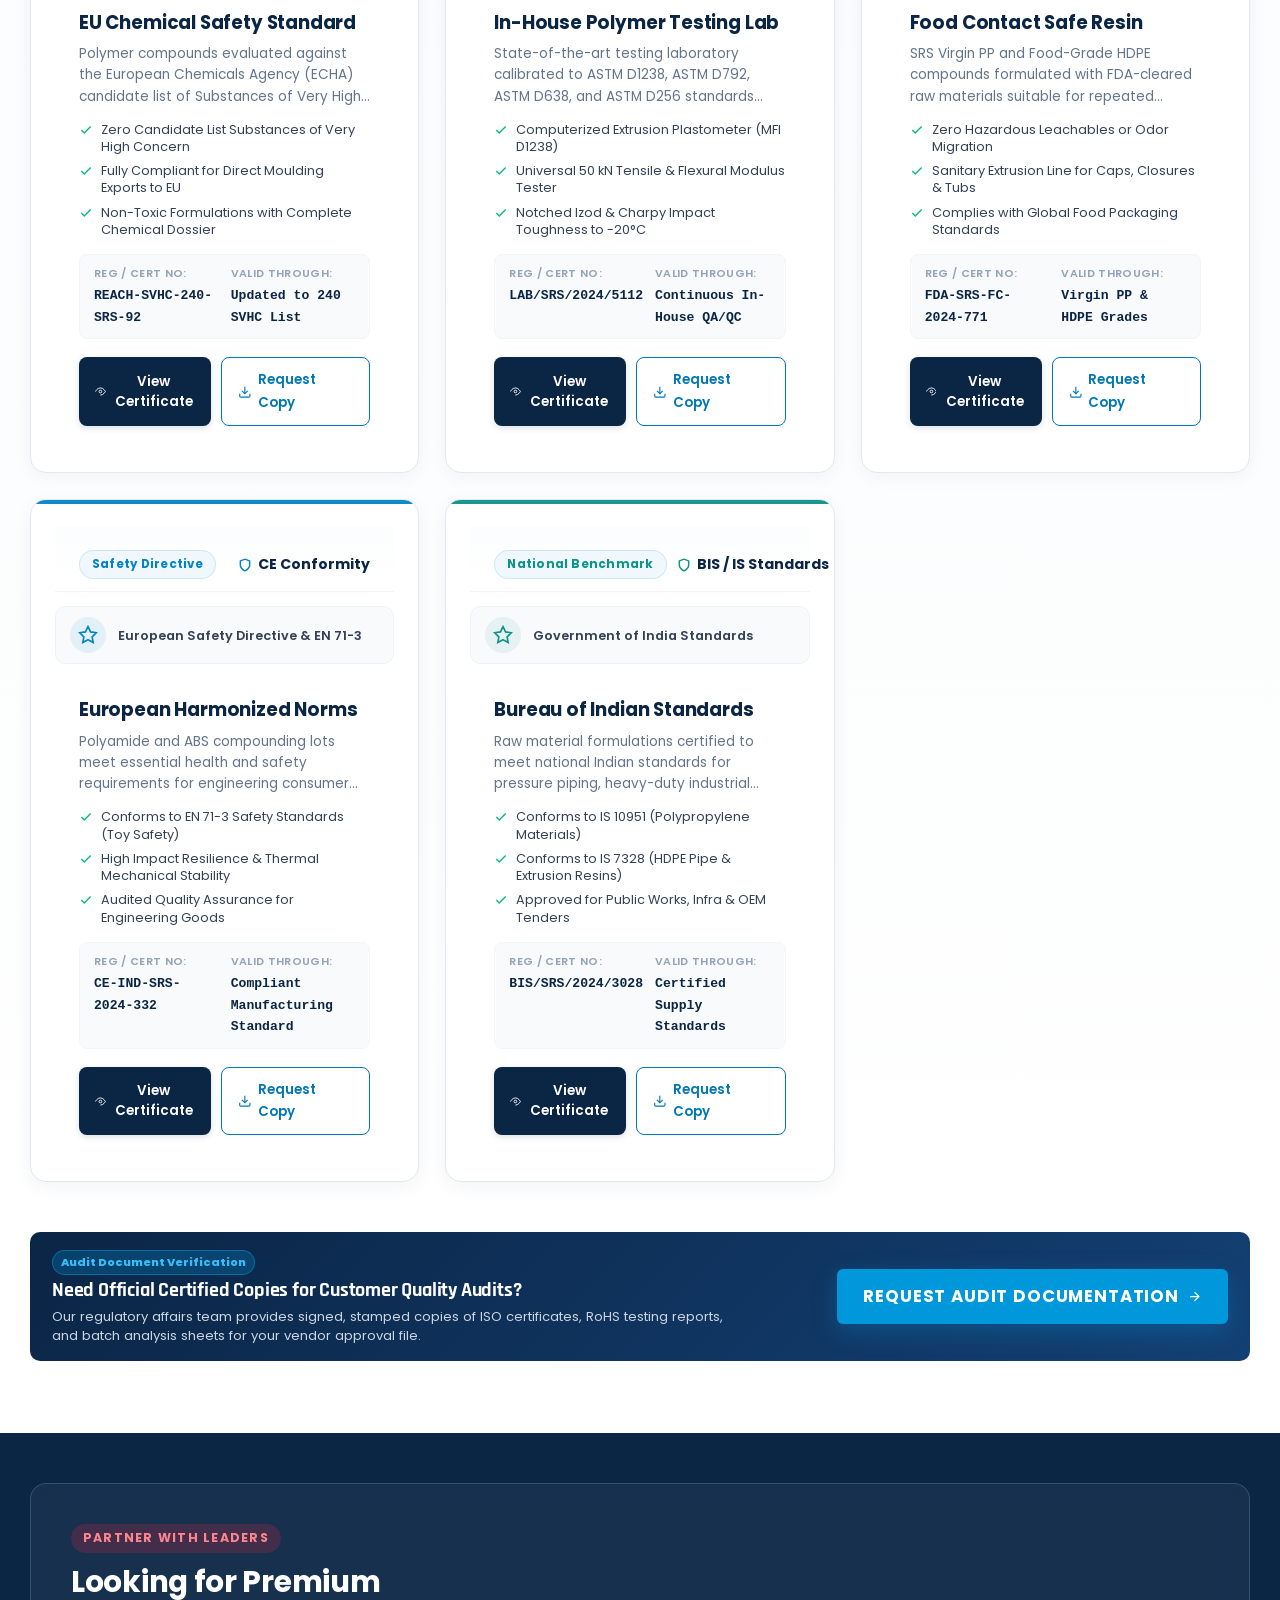
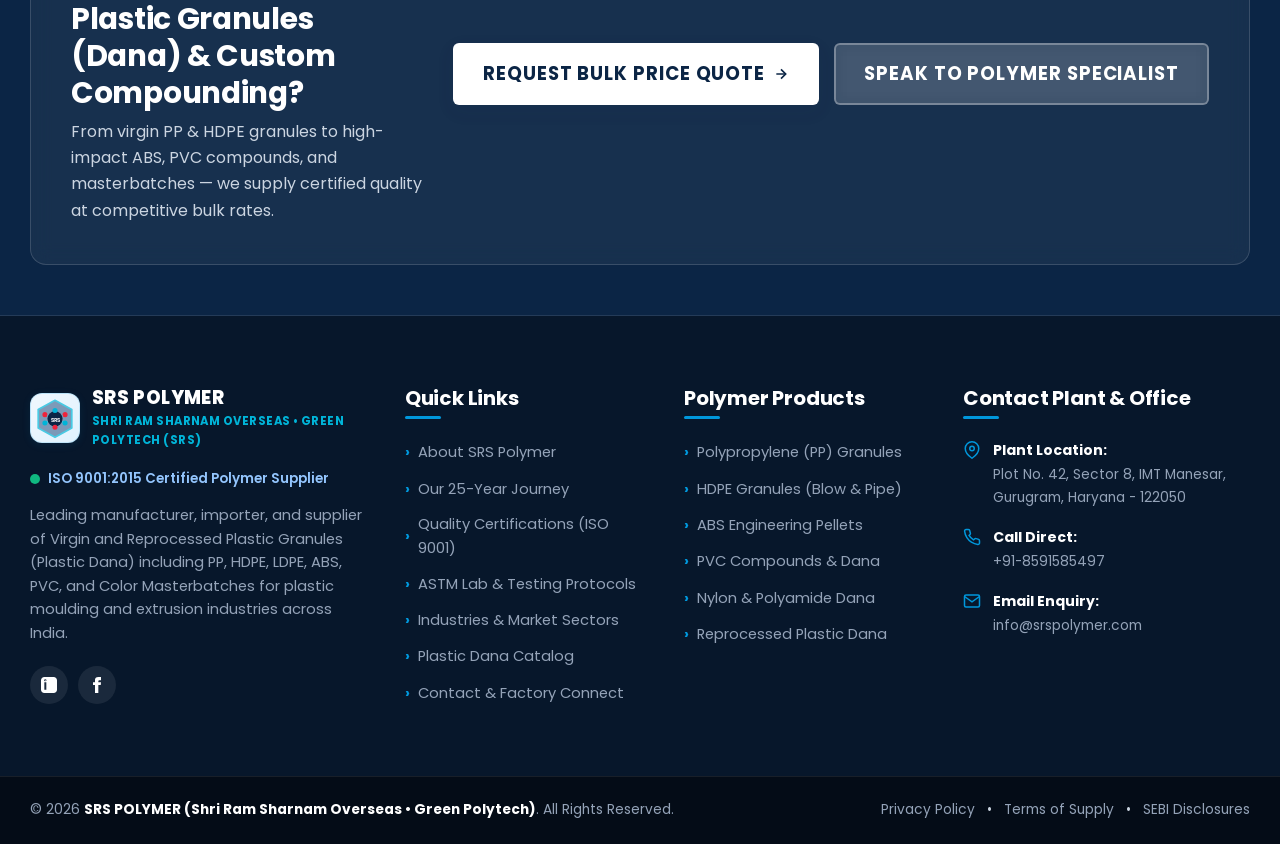
<file: certificates.html>
<!doctype html>
<html lang="en">
<head>
    <meta charset="UTF-8">
    <meta name="viewport" content="width=device-width, initial-scale=1, maximum-scale=5">
            <link rel="icon" type="image/svg+xml" href="./assets/images/favicon.svg">
        <link rel="preconnect" href="https://fonts.googleapis.com">
    <link rel="preconnect" href="https://fonts.gstatic.com" crossorigin>
    <link href="https://fonts.googleapis.com/css2?family=Poppins:ital,wght@0,300;0,400;0,500;0,600;0,700;0,800;0,900;1,400;1,600&family=Rajdhani:wght@500;600;700;800&family=Inter:wght@400;500;600&display=swap" rel="stylesheet">
        <!-- Google Fonts -->
    <link rel="preconnect" href="https://fonts.googleapis.com">
    <link rel="preconnect" href="https://fonts.gstatic.com" crossorigin>
    <link href="https://fonts.googleapis.com/css2?family=Poppins:ital,wght@0,300;0,400;0,500;0,600;0,700;0,800;0,900;1,400;1,600&family=Rajdhani:wght@500;600;700;800&family=Inter:wght@400;500;600&display=swap" rel="stylesheet">
    <!-- Theme CSS -->
    <link rel="stylesheet" href="assets/css/main.css">
    <link rel="stylesheet" href="style.css">
    <style id="gp-critical-layout-override">
        html:not(.wp-toolbar) {
            width: 100% !important;
            margin: 0 !important;
            padding: 0 !important;
            background: #ffffff !important;
        }
        html.wp-toolbar {
            margin-top: 32px !important;
            background: #ffffff !important;
        }
        @media screen and (max-width: 782px) {
            html.wp-toolbar {
                margin-top: 46px !important;
            }
        }
        /* Lock WordPress Admin Bar firmly to the top of the viewport */
        body.admin-bar #wpadminbar {
            position: fixed !important;
            top: 0 !important;
            left: 0 !important;
            right: 0 !important;
            width: 100% !important;
            z-index: 999999 !important;
        }
        /* Hide WordPress logo dropdown menu in admin bar so it never blocks the theme header or logo */
        body.admin-bar #wpadminbar #wp-admin-bar-wp-logo {
            display: none !important;
        }
        body.admin-bar .gp-clean-header,
        body.admin-bar #masthead {
            top: 32px !important;
        }
        @media screen and (max-width: 782px) {
            body.admin-bar .gp-clean-header,
            body.admin-bar #masthead {
                top: 46px !important;
            }
        }
        @media screen and (max-width: 600px) {
            body.admin-bar #wpadminbar {
                position: fixed !important;
                top: 0 !important;
            }
            body.admin-bar .gp-clean-header,
            body.admin-bar #masthead {
                top: 46px !important;
            }
        }
        @media (min-width: 769px) {
            .gp-hero-slider-section {
                height: calc(100vh - 110px) !important;
                min-height: 500px !important;
                max-height: 820px !important;
            }
            .gp-hero-slider {
                height: 100% !important;
                min-height: 100% !important;
            }
            .gp-hero-slider-section .gp-hero-slide {
                height: 100% !important;
                min-height: 100% !important;
                padding: 10px 0 52px !important;
            }
            .gp-hero-slider-pagination {
                bottom: 12px !important;
            }
        }
        @media (max-height: 768px) and (min-width: 769px) {
            .gp-hero-slider-section {
                height: calc(100vh - 105px) !important;
                min-height: 480px !important;
            }
            .gp-hero-slider-section .gp-plastin-hero-title {
                font-size: clamp(1.6rem, 2.3vw, 2.2rem) !important;
                margin-bottom: 8px !important;
            }
            .gp-hero-slider-section .gp-plastin-hero-lead {
                font-size: 0.85rem !important;
                line-height: 1.45 !important;
                margin-bottom: 10px !important;
            }
            .gp-hero-spec-chips {
                margin-bottom: 12px !important;
            }
            .gp-hero-slider-section .gp-hero-slide {
                padding: 5px 0 44px !important;
            }
            .gp-hero-slider-pagination {
                bottom: 8px !important;
            }
        }
        /* Mega Dropdown for Products Menu (All 13 Polymer Grades) */
        .gp-nav-menu > li.menu-item-has-children {
            position: relative;
        }
        .gp-clean-header .main-navigation .sub-menu.gp-products-mega-menu,
        #site-navigation .sub-menu.gp-products-mega-menu,
        .gp-nav-menu .sub-menu.gp-products-mega-menu {
            position: absolute !important;
            top: 100% !important;
            left: -40px !important;
            width: 630px !important;
            max-width: 95vw !important;
            padding: 16px 20px 14px !important;
            border-radius: 14px !important;
            border-top: 3.5px solid #0097db !important;
            box-shadow: 0 22px 50px -8px rgba(11, 37, 69, 0.22), 0 4px 16px rgba(0, 0, 0, 0.05) !important;
            background: #ffffff !important;
            opacity: 0 !important;
            visibility: hidden !important;
            transform: translateY(12px) !important;
            transition: all 0.24s cubic-bezier(0.4, 0, 0.2, 1) !important;
            z-index: 9999 !important;
            pointer-events: none;
        }
        #site-navigation li.menu-item-has-children:hover > .sub-menu.gp-products-mega-menu,
        .gp-clean-header .main-navigation li:hover > .sub-menu.gp-products-mega-menu,
        .gp-nav-menu > li.menu-item-has-children:hover > .sub-menu.gp-products-mega-menu {
            opacity: 1 !important;
            visibility: visible !important;
            transform: translateY(0) !important;
            pointer-events: auto !important;
        }
        body {
            width: 100% !important;
            max-width: 100% !important;
            margin: 0 !important;
            padding: 0 !important;
            border: none !important;
            box-shadow: none !important;
            background: #ffffff !important;
        }
        #page, .site-wrapper {
            width: 100% !important;
            max-width: 100% !important;
            margin: 0 !important;
            padding: 0 !important;
            border: none !important;
            box-shadow: none !important;
            overflow-x: hidden;
        }
        .gp-topbar-inner {
            min-height: 40px;
            height: auto !important;
            padding: 4px 0 !important;
        }
        .gp-badge-iso {
            white-space: nowrap !important;
            flex-shrink: 0 !important;
        }
        .gp-topbar-item, .gp-topbar-link {
            white-space: nowrap !important;
        }
        .gp-whatsapp-widget, #gp-whatsapp-widget, .joinchat, #joinchat, .wa-chat-box, .whatsapp-chat-button {
            position: fixed !important;
            bottom: 30px !important;
            right: 30px !important;
            left: auto !important;
            z-index: 999999 !important;
        }
        .gp-wa-chatbox, #gp-wa-chatbox {
            position: absolute !important;
            bottom: 75px !important;
            right: 0 !important;
            left: auto !important;
            transform-origin: bottom right !important;
        }
        .gp-back-to-top, #gp-back-to-top {
            position: fixed !important;
            bottom: 102px !important;
            right: 36px !important;
            left: auto !important;
            width: 50px !important;
            height: 50px !important;
            background: #0b2545 !important;
            background: linear-gradient(135deg, #0b2545 0%, #134074 100%) !important;
            color: #ffffff !important;
            border: 2px solid rgba(255, 255, 255, 0.25) !important;
            border-radius: 50% !important;
            box-shadow: 0 8px 24px rgba(11, 37, 69, 0.35), 0 2px 6px rgba(0, 0, 0, 0.15) !important;
            display: flex !important;
            align-items: center !important;
            justify-content: center !important;
            cursor: pointer !important;
            z-index: 99999 !important;
            text-decoration: none !important;
        }
        .gp-back-to-top svg, #gp-back-to-top svg {
            stroke: #ffffff !important;
            width: 22px !important;
            height: 22px !important;
            display: block !important;
        }
        .gp-back-to-top:hover, #gp-back-to-top:hover {
            background: #ef233c !important;
            background: linear-gradient(135deg, #ef233c 0%, #d90429 100%) !important;
            color: #ffffff !important;
            box-shadow: 0 12px 30px rgba(239, 35, 60, 0.55) !important;
        }
        @media (max-width: 768px) {
            .gp-whatsapp-widget, #gp-whatsapp-widget, .joinchat, #joinchat {
                bottom: 20px !important;
                right: 20px !important;
                left: auto !important;
            }
            .gp-wa-chatbox, #gp-wa-chatbox {
                right: 0 !important;
                left: auto !important;
            }
            .gp-back-to-top, #gp-back-to-top {
                bottom: 90px !important;
                right: 26px !important;
            }
        }
    </style>
</head>

<body class="page page-template ">

<div id="page" class="site-wrapper">
    <a class="skip-link screen-reader-text" href="#primary">Skip to content</a>

        <!-- Top Contact & Notification Bar -->
    <div class="gp-topbar">
        <div class="gp-container gp-topbar-inner">

            <div class="gp-topbar-left">
                <span class="gp-badge-iso">
                    <svg width="14" height="14" viewBox="0 0 24 24" fill="none" stroke="currentColor" stroke-width="2"><path d="M12 2l3.09 6.26L22 9.27l-5 4.87 1.18 6.88L12 17.77l-6.18 3.25L7 14.14 2 9.27l6.91-1.01L12 2z"></path></svg>
                    ISO 9001:2015 Certified Company                </span>
                <span class="gp-topbar-item gp-hidden-mobile">
                    <svg width="14" height="14" viewBox="0 0 24 24" fill="none" stroke="currentColor" stroke-width="2"><path d="M21 10c0 7-9 13-9 13s-9-6-9-13a9 9 0 0 1 18 0z"></path><circle cx="12" cy="10" r="3"></circle></svg>
                    <span>Delhi-NCR Industrial Area, India</span>
                </span>
            </div>

            <div class="gp-topbar-right">
                <a href="tel:+918591585497" class="gp-topbar-link">
                    <svg width="14" height="14" viewBox="0 0 24 24" fill="none" stroke="currentColor" stroke-width="2"><path d="M22 16.92v3a2 2 0 0 1-2.18 2 19.79 19.79 0 0 1-8.63-3.07 19.5 19.5 0 0 1-6-6 19.79 19.79 0 0 1-3.07-8.67A2 2 0 0 1 4.11 2h3a2 2 0 0 1 2 1.72 12.84 12.84 0 0 0 .7 2.81 2 2 0 0 1-.45 2.11L8.09 9.91a16 16 0 0 0 6 6l1.27-1.27a2 2 0 0 1 2.11-.45 12.84 12.84 0 0 0 2.81.7A2 2 0 0 1 22 16.92z"></path></svg>
                    <span>+91-8591585497</span>
                </a>
                <a href="mailto:info@srspolymer.com" class="gp-topbar-link gp-hidden-mobile">
                    <svg width="14" height="14" viewBox="0 0 24 24" fill="none" stroke="currentColor" stroke-width="2"><path d="M4 4h16c1.1 0 2 .9 2 2v12c0 1.1-.9 2-2 2H4c-1.1 0-2-.9-2-2V6c0-1.1.9-2 2-2z"></path><polyline points="22,6 12,13 2,6"></polyline></svg>
                    <span>info@srspolymer.com</span>
                </a>
                <button type="button" class="gp-topbar-quick-rfq gp-rfq-modal-trigger" id="gp-topbar-rfq-btn">
                    <svg width="13" height="13" viewBox="0 0 24 24" fill="none" stroke="currentColor" stroke-width="2.2"><path d="M4 4h16c1.1 0 2 .9 2 2v12c0 1.1-.9 2-2 2H4c-1.1 0-2-.9-2-2V6c0-1.1.9-2 2-2z"></path><polyline points="22,6 12,13 2,6"></polyline></svg>
                    <span>Instant RFQ</span>
                </button>
                <div class="gp-topbar-socials gp-hidden-sm">
                                            <a href="https://in.linkedin.com/company/srs-polymer" target="_blank" rel="noopener" aria-label="LinkedIn">
                            <svg width="14" height="14" viewBox="0 0 24 24" fill="currentColor"><path d="M19 0h-14c-2.761 0-5 2.239-5 5v14c0 2.761 2.239 5 5 5h14c2.762 0 5-2.239 5-5v-14c0-2.761-2.238-5-5-5zm-11 19h-3v-11h3v11zm-1.5-12.268c-.966 0-1.75-.79-1.75-1.764s.784-1.764 1.75-1.764 1.75.79 1.75 1.764-.783 1.764-1.75 1.764zm13.5 12.268h-3v-5.604c0-3.368-4-3.113-4 0v5.604h-3v-11h3v1.765c1.396-2.586 7-2.777 7 2.476v6.759z"/></svg>
                        </a>
                                                                <a href="https://www.facebook.com/srspolymer/" target="_blank" rel="noopener" aria-label="Facebook">
                            <svg width="14" height="14" viewBox="0 0 24 24" fill="currentColor"><path d="M9 8H6v4h3v12h5V12h3.642L18 8h-4V6.333C14 5.374 14.5 5 15.5 5H18V0h-3.808C10.595 0 9 1.582 9 4.615V8z"/></svg>
                        </a>
                                    </div>
            </div>
        </div>
    </div>

    <!-- Main Navigation Header (Professional Unified Header) -->
    <header id="masthead" class="site-header gp-header gp-clean-header">
        <div class="gp-container gp-header-inner">
            <!-- Brand Logo -->
            <div class="site-branding">
                <a href="index.html" class="gp-logo-link" rel="home">
                    <div class="gp-logo-mark">
                        <svg width="40" height="40" viewBox="0 0 50 50" fill="none" xmlns="http://www.w3.org/2000/svg">
                            <polygon points="25,4 45,15 45,37 25,48 5,37 5,15" stroke="#0097db" stroke-width="2.5" fill="#f0f7fd" stroke-linejoin="round"/>
                            <line x1="25" y1="16" x2="25" y2="36" stroke="#0097db" stroke-width="2" stroke-linecap="round"/>
                            <line x1="13" y1="21" x2="37" y2="31" stroke="#0097db" stroke-width="2" stroke-linecap="round"/>
                            <line x1="13" y1="31" x2="37" y2="21" stroke="#0097db" stroke-width="2" stroke-linecap="round"/>
                            <circle cx="25" cy="26" r="9.5" fill="#0b2545"/>
                            <text x="25" y="29.5" text-anchor="middle" fill="#ffffff" font-size="8" font-weight="900" font-family="'Poppins', sans-serif">SRS</text>
                            <circle cx="25" cy="16" r="3" fill="#0097db"/>
                            <circle cx="25" cy="36" r="3" fill="#00b4d8"/>
                            <circle cx="13" cy="21" r="3" fill="#0b2545"/>
                            <circle cx="37" cy="31" r="3" fill="#0097db"/>
                            <circle cx="13" cy="31" r="3" fill="#0097db"/>
                            <circle cx="37" cy="21" r="3" fill="#00b4d8"/>
                        </svg>
                    </div>
                    <div class="gp-logo-text">
                        <span class="gp-brand-name">SRS <span class="gp-accent" style="color:#0097db;">POLYMER</span></span>
                        <span class="gp-brand-sub"><span class="gp-live-dot-sub"></span> GREEN POLYTECH • ISO 9001:2015</span>
                    </div>
                </a>
            </div>

            <!-- Main Navigation Menu (Single Row, Crisp) -->
            <nav id="site-navigation" class="main-navigation" aria-label="Main Menu">
                                <ul id="primary-menu" class="gp-nav-menu">
                    <li class="menu-item ">
                        <a href="index.html">Home</a>
                    </li>
                    <li class="menu-item menu-item-has-children ">
                        <a href="products.html">
                            Products <svg class="gp-nav-chevron" width="11" height="11" viewBox="0 0 24 24" fill="none" stroke="currentColor" stroke-width="2.5" stroke-linecap="round" stroke-linejoin="round"><path d="M6 9l6 6 6-6"/></svg>
                        </a>
                        <div class="sub-menu gp-products-mega-menu">
                            <div class="gp-mega-cols-grid">
                                <div class="gp-mega-col">
                                    <div class="gp-mega-col-head">
                                        <span>PPCP &amp; Polypropylene</span>
                                        <span class="gp-mega-col-count">6 Grades</span>
                                    </div>
                                    <ul class="gp-mega-col-list">
                                        <li><a href="product-detail/?product=ppcp-grey.html"><span class="gp-mega-dot" style="background:#0097db;"></span>PPCP Grey Granules</a></li>
                                        <li><a href="product-detail/?product=ppcp-impact.html"><span class="gp-mega-dot" style="background:#10b981;"></span>PPCP Impact Copolymer</a></li>
                                        <li><a href="product-detail/?product=ppcp-black.html"><span class="gp-mega-dot" style="background:#0b2545;"></span>PPCP Black Granules</a></li>
                                        <li><a href="product-detail/?product=pp-talc.html"><span class="gp-mega-dot" style="background:#6366f1;"></span>PP Talc Filled Granules</a></li>
                                        <li><a href="product-detail/?product=polypropylene-natural-white.html"><span class="gp-mega-dot" style="background:#0097db;"></span>PP Natural White Granules</a></li>
                                        <li><a href="product-detail/?product=polypropylene-glass-filled.html"><span class="gp-mega-dot" style="background:#059669;"></span>PP Glass Filled Granules</a></li>
                                    </ul>
                                </div>
                                <div class="gp-mega-col">
                                    <div class="gp-mega-col-head">
                                        <span>ABS, PMMA &amp; Nylon</span>
                                        <span class="gp-mega-col-count">7 Grades</span>
                                    </div>
                                    <ul class="gp-mega-col-list">
                                        <li><a href="product-detail/?product=abs-white.html"><span class="gp-mega-dot" style="background:#0891b2;"></span>ABS White Granules</a></li>
                                        <li><a href="product-detail/?product=abs-black.html"><span class="gp-mega-dot" style="background:#0f172a;"></span>ABS Black Granules</a></li>
                                        <li><a href="product-detail/?product=abs-fr-granules.html"><span class="gp-mega-dot" style="background:#ea580c;"></span>ABS FR Plastic Granules</a></li>
                                        <li><a href="product-detail/?product=red-pmma.html"><span class="gp-mega-dot" style="background:#dc2626;"></span>Red PMMA Granules</a></li>
                                        <li><a href="product-detail/?product=acrylic-granules.html"><span class="gp-mega-dot" style="background:#7c3aed;"></span>Acrylic Granules</a></li>
                                        <li><a href="product-detail/?product=nylon-black.html"><span class="gp-mega-dot" style="background:#1e293b;"></span>Nylon Black Granules</a></li>
                                        <li><a href="product-detail/?product=nylon-white.html"><span class="gp-mega-dot" style="background:#2563eb;"></span>Nylon White Granules</a></li>
                                    </ul>
                                </div>
                            </div>
                            <div class="gp-mega-footer-bar">
                                <a href="products.html">
                                    <span>Explore All 13 Polymer Grades &amp; Lab Specs</span>
                                    <svg width="14" height="14" viewBox="0 0 24 24" fill="none" stroke="currentColor" stroke-width="2.5"><polyline points="9 18 15 12 9 6"></polyline></svg>
                                </a>
                            </div>
                        </div>
                    </li>
                    <li class="menu-item ">
                        <a href="about.html">About Mill</a>
                    </li>
                    <li class="menu-item ">
                        <a href="testing.html">ASTM Lab</a>
                    </li>
                    <li class="menu-item current-menu-item">
                        <a href="certificates.html">Certifications</a>
                    </li>
                    <li class="menu-item ">
                        <a href="industries.html">Industries</a>
                    </li>
                    <li class="menu-item ">
                        <a href="contact.html">Contact</a>
                    </li>
                </ul>
                            </nav>

            <!-- Header Right CTAs (Phone & RFQ Button) -->
            <div class="gp-header-actions">
                <a href="tel:+918591585497" class="gp-header-phone-quick gp-hidden-mobile" title="Call Mill Sales Desk">
                    <div class="gp-hp-icon">
                        <svg width="15" height="15" viewBox="0 0 24 24" fill="none" stroke="currentColor" stroke-width="2.2"><path d="M22 16.92v3a2 2 0 0 1-2.18 2 19.79 19.79 0 0 1-8.63-3.07 19.5 19.5 0 0 1-6-6 19.79 19.79 0 0 1-3.07-8.67A2 2 0 0 1 4.11 2h3a2 2 0 0 1 2 1.72 12.84 12.84 0 0 0 .7 2.81 2 2 0 0 1-.45 2.11L8.09 9.91a16 16 0 0 0 6 6l1.27-1.27a2 2 0 0 1 2.11-.45 12.84 12.84 0 0 0 2.81.7A2 2 0 0 1 22 16.92z"></path></svg>
                        <span class="gp-hp-pulse"></span>
                    </div>
                    <div class="gp-hp-details">
                        <span class="gp-hp-lbl">Mill Sales Desk</span>
                        <strong class="gp-hp-val">+91-8591585497</strong>
                    </div>
                </a>

                <button type="button" class="gp-btn gp-btn-header-rfq gp-rfq-modal-trigger" id="gp-header-rfq-btn">
                    <span>Instant Quote</span>
                    <svg width="13" height="13" viewBox="0 0 24 24" fill="none" stroke="currentColor" stroke-width="2.5"><line x1="5" y1="12" x2="19" y2="12"></line><polyline points="12 5 19 12 12 19"></polyline></svg>
                </button>

                <!-- Mobile Menu Hamburger Button -->
                <button class="gp-menu-toggle" id="gp-menu-toggle" aria-controls="primary-menu" aria-expanded="false" aria-label="Toggle Navigation">
                    <span class="gp-hamburger-bar"></span>
                    <span class="gp-hamburger-bar"></span>
                    <span class="gp-hamburger-bar"></span>
                </button>
            </div>
        </div>
    </header>

    <!-- Mobile Drawer Navigation -->
    <div class="gp-mobile-drawer" id="gp-mobile-drawer">
        <div class="gp-drawer-header">
            <div class="gp-logo-text">
                <span class="gp-brand-name">SRS &bull; SRS POLYMER</span>
                <span class="gp-brand-sub">Shri Ram Sharnam Overseas • Green Polytech</span>
            </div>
            <button class="gp-drawer-close" id="gp-drawer-close" aria-label="Close Navigation">✕</button>
        </div>
        <div class="gp-drawer-content" id="gp-drawer-content">
            <!-- Injected dynamically via JS or WP Menu -->
        </div>
        <div class="gp-drawer-footer">
            <a href="tel:+918591585497" class="gp-btn gp-btn-outline gp-btn-full">
                <svg width="15" height="15" viewBox="0 0 24 24" fill="none" stroke="currentColor" stroke-width="2" stroke-linecap="round" stroke-linejoin="round" style="margin-right: 6px; vertical-align: middle;"><path d="M22 16.92v3a2 2 0 0 1-2.18 2 19.79 19.79 0 0 1-8.63-3.07 19.5 19.5 0 0 1-6-6 19.79 19.79 0 0 1-3.07-8.67A2 2 0 0 1 4.11 2h3a2 2 0 0 1 2 1.72 12.84 12.84 0 0 0 .7 2.81 2 2 0 0 1-.45 2.11L8.09 9.91a16 16 0 0 0 6 6l1.27-1.27a2 2 0 0 1 2.11-.45 12.84 12.84 0 0 0 2.81.7A2 2 0 0 1 22 16.92z"></path></svg>
                <span>+91-8591585497</span>
            </a>
            <a href="#contact" class="gp-btn gp-btn-primary gp-btn-full" style="margin-top: 10px;">
                Request a Quote            </a>
        </div>
    </div>
    <div class="gp-drawer-backdrop" id="gp-drawer-backdrop"></div>
    
    <div id="content" class="site-content">


<main id="primary" class="site-main gp-certificates-page">

    <!-- ========================================================================= -->
    <!-- 1. HERO BANNER                                                            -->
    <!-- ========================================================================= -->
    <section class="gp-page-banner">
        <div class="gp-container">
            <div class="gp-page-banner-content">
                <span class="gp-sub-tag">REGULATORY COMPLIANCE &amp; INTERNATIONAL STANDARDS</span>
                <h1 class="gp-page-title">Quality Certifications &amp; Audits</h1>
                <p class="gp-page-banner-desc">
                    SRS Polymer manufactures in strict compliance with ISO 9001:2015, EU RoHS Directive, REACH SVHC, and US FDA standards. Verified by independent international testing bodies.                </p>
                <nav class="gp-breadcrumbs" aria-label="Breadcrumb" style="margin-top: 15px; font-size: 0.85rem; color: rgba(255,255,255,0.7);"><a href="index.html" style="color: #0097db; text-decoration: none;">Home</a> <span style="margin: 0 6px;">›</span> <span style="color: #ffffff;">Certificates</span></nav>            </div>
        </div>
    </section>

    <!-- ========================================================================= -->
    <!-- 2. CERTIFICATES GRID                                                      -->
    <!-- ========================================================================= -->
    <section class="gp-section gp-section-certificates" id="certifications-list">
        <div class="gp-container">
            
            <div class="gp-section-header-plastin gp-sh-center">
                <span class="gp-section-kicker">ACCREDITED ASSURANCE</span>
                <h2 class="gp-section-title-clean">Verified Compliance For Global Supply Chains</h2>
                <p class="gp-section-sub-clean gp-sub-center">
                    Click on any certificate card to view audited registration details, scope of polymer processing, and accredited validity certificates.                </p>
            </div>

            <!-- Certificates Responsive Grid -->
            <div class="gp-certificates-grid" style="display: grid; grid-template-columns: repeat(auto-fit, minmax(300px, 1fr)); gap: 24px; margin-top: 36px;">
                
                                    <article class="gp-certificate-card" id="cert-iso-9001" style="--card-accent: #0097db;">
                        <div class="gp-cert-card-header">
                            <span class="gp-cert-badge-status" style="--badge-accent: #0097db;">
                                Quality Assurance                            </span>
                            <span class="gp-cert-code">
                                <svg width="14" height="14" viewBox="0 0 24 24" fill="none" stroke="#0097db" stroke-width="2.5"><path d="M12 22s8-4 8-10V5l-8-3-8 3v7c0 6 8 10 8 10z"></path></svg>
                                <span>ISO 9001:2015</span>
                            </span>
                        </div>

                        <div class="gp-cert-visual-wrap">
                            <div class="gp-cert-seal-icon" style="color: #0097db; background: #0097db15;">
                                <svg width="20" height="20" viewBox="0 0 24 24" fill="none" stroke="currentColor" stroke-width="2"><path d="M12 2l3.09 6.26L22 9.27l-5 4.87 1.18 6.88L12 17.77l-6.18 3.25L7 14.14 2 9.27l6.91-1.01L12 2z"></path></svg>
                            </div>
                            <div class="gp-cert-visual-border">
                                <span class="gp-cert-accreditation-tag">TUV SUD / IAF Accredited Registrar</span>
                            </div>
                        </div>

                        <div class="gp-cert-body">
                            <h3 class="gp-cert-title">Quality Management System</h3>
                            <p class="gp-cert-scope">Manufacturing, compounding, laboratory batch testing and nationwide distribution of virgin and reprocessed plastic granules (PP, HDPE, ABS, PVC, LDPE) and masterbatches for plastic injection and extrusion industries.</p>

                                                        <ul class="gp-cert-points-list">
                                                                    <li>
                                        <svg width="14" height="14" viewBox="0 0 24 24" fill="none" stroke="#10b981" stroke-width="2.5"><polyline points="20 6 9 17 4 12"></polyline></svg>
                                        <span>ASTM D1238 Batch-Wise MFI Rheology Testing</span>
                                    </li>
                                                                    <li>
                                        <svg width="14" height="14" viewBox="0 0 24 24" fill="none" stroke="#10b981" stroke-width="2.5"><polyline points="20 6 9 17 4 12"></polyline></svg>
                                        <span>Zero Particulate Impurity Melt Filtration</span>
                                    </li>
                                                                    <li>
                                        <svg width="14" height="14" viewBox="0 0 24 24" fill="none" stroke="#10b981" stroke-width="2.5"><polyline points="20 6 9 17 4 12"></polyline></svg>
                                        <span>Lot-to-Lot Traceability &amp; Standard COA Included</span>
                                    </li>
                                                            </ul>
                            
                            <div class="gp-cert-meta-grid">
                                <div class="gp-cert-meta-item">
                                    <span class="gp-cmi-label">Reg / Cert No:</span>
                                    <strong class="gp-cmi-value">QMS/SRS/2024/9081</strong>
                                </div>
                                <div class="gp-cert-meta-item">
                                    <span class="gp-cmi-label">Valid Through:</span>
                                    <strong class="gp-cmi-value">Valid through Dec 2027</strong>
                                </div>
                            </div>

                            <div class="gp-cert-actions">
                                <button type="button" 
                                        class="gp-btn-view-cert" 
                                        data-id="cert-iso-9001"
                                        data-code="ISO 9001:2015"
                                        data-title="Quality Management System"
                                        data-certno="QMS/SRS/2024/9081"
                                        data-body="TUV SUD / IAF Accredited Registrar"
                                        data-validity="Valid through Dec 2027"
                                        data-scope="Manufacturing, compounding, laboratory batch testing and nationwide distribution of virgin and reprocessed plastic granules (PP, HDPE, ABS, PVC, LDPE) and masterbatches for plastic injection and extrusion industries."
                                        data-color="#0097db"
                                        data-cert-title="Quality Management System"
                                        data-cert-code="ISO 9001:2015"
                                        data-cert-issuer="TUV SUD / IAF Accredited Registrar"
                                        data-cert-number="QMS/SRS/2024/9081"
                                        data-cert-validity="Valid through Dec 2027"
                                        data-cert-scope="Manufacturing, compounding, laboratory batch testing and nationwide distribution of virgin and reprocessed plastic granules (PP, HDPE, ABS, PVC, LDPE) and masterbatches for plastic injection and extrusion industries.">
                                    <svg width="15" height="15" viewBox="0 0 24 24" fill="none" stroke="currentColor" stroke-width="2"><path d="M1 12s4-8 11-8 11 8 11 8-4 8-11 8-11-8z"></path><circle cx="12" cy="12" r="3"></circle></svg>
                                    <span>View Certificate</span>
                                </button>
                                <a href="contact.html" class="gp-btn-download-cert gp-rfq-modal-trigger" data-product="Certificate Copy: ISO 9001:2015">
                                    <svg width="14" height="14" viewBox="0 0 24 24" fill="none" stroke="currentColor" stroke-width="2"><path d="M21 15v4a2 2 0 0 1-2 2H5a2 2 0 0 1-2-2v-4"></path><polyline points="7 10 12 15 17 10"></polyline><line x1="12" y1="15" x2="12" y2="3"></line></svg>
                                    <span>Request Copy</span>
                                </a>
                            </div>
                        </div>
                    </article>
                                    <article class="gp-certificate-card" id="cert-iso-14001" style="--card-accent: #10b981;">
                        <div class="gp-cert-card-header">
                            <span class="gp-cert-badge-status" style="--badge-accent: #10b981;">
                                Sustainability                            </span>
                            <span class="gp-cert-code">
                                <svg width="14" height="14" viewBox="0 0 24 24" fill="none" stroke="#10b981" stroke-width="2.5"><path d="M12 22s8-4 8-10V5l-8-3-8 3v7c0 6 8 10 8 10z"></path></svg>
                                <span>ISO 14001:2015</span>
                            </span>
                        </div>

                        <div class="gp-cert-visual-wrap">
                            <div class="gp-cert-seal-icon" style="color: #10b981; background: #10b98115;">
                                <svg width="20" height="20" viewBox="0 0 24 24" fill="none" stroke="currentColor" stroke-width="2"><path d="M12 2l3.09 6.26L22 9.27l-5 4.87 1.18 6.88L12 17.77l-6.18 3.25L7 14.14 2 9.27l6.91-1.01L12 2z"></path></svg>
                            </div>
                            <div class="gp-cert-visual-border">
                                <span class="gp-cert-accreditation-tag">JAS-ANZ Certified Registrar</span>
                            </div>
                        </div>

                        <div class="gp-cert-body">
                            <h3 class="gp-cert-title">Environmental Management System</h3>
                            <p class="gp-cert-scope">Eco-compliant closed-loop polymer recycling, energy-efficient twin-screw extrusion, vacuum volatile degassing, and sustainable reprocessed polymer supply chains.</p>

                                                        <ul class="gp-cert-points-list">
                                                                    <li>
                                        <svg width="14" height="14" viewBox="0 0 24 24" fill="none" stroke="#10b981" stroke-width="2.5"><polyline points="20 6 9 17 4 12"></polyline></svg>
                                        <span>100% Circular Post-Industrial Polymer Compounding</span>
                                    </li>
                                                                    <li>
                                        <svg width="14" height="14" viewBox="0 0 24 24" fill="none" stroke="#10b981" stroke-width="2.5"><polyline points="20 6 9 17 4 12"></polyline></svg>
                                        <span>Zero Industrial Effluent Discharge (ZLD Compliant)</span>
                                    </li>
                                                                    <li>
                                        <svg width="14" height="14" viewBox="0 0 24 24" fill="none" stroke="#10b981" stroke-width="2.5"><polyline points="20 6 9 17 4 12"></polyline></svg>
                                        <span>Low-Carbon Twin Screw Degassing Technology</span>
                                    </li>
                                                            </ul>
                            
                            <div class="gp-cert-meta-grid">
                                <div class="gp-cert-meta-item">
                                    <span class="gp-cmi-label">Reg / Cert No:</span>
                                    <strong class="gp-cmi-value">EMS/SRS/2024/1429</strong>
                                </div>
                                <div class="gp-cert-meta-item">
                                    <span class="gp-cmi-label">Valid Through:</span>
                                    <strong class="gp-cmi-value">Valid through Aug 2027</strong>
                                </div>
                            </div>

                            <div class="gp-cert-actions">
                                <button type="button" 
                                        class="gp-btn-view-cert" 
                                        data-id="cert-iso-14001"
                                        data-code="ISO 14001:2015"
                                        data-title="Environmental Management System"
                                        data-certno="EMS/SRS/2024/1429"
                                        data-body="JAS-ANZ Certified Registrar"
                                        data-validity="Valid through Aug 2027"
                                        data-scope="Eco-compliant closed-loop polymer recycling, energy-efficient twin-screw extrusion, vacuum volatile degassing, and sustainable reprocessed polymer supply chains."
                                        data-color="#10b981"
                                        data-cert-title="Environmental Management System"
                                        data-cert-code="ISO 14001:2015"
                                        data-cert-issuer="JAS-ANZ Certified Registrar"
                                        data-cert-number="EMS/SRS/2024/1429"
                                        data-cert-validity="Valid through Aug 2027"
                                        data-cert-scope="Eco-compliant closed-loop polymer recycling, energy-efficient twin-screw extrusion, vacuum volatile degassing, and sustainable reprocessed polymer supply chains.">
                                    <svg width="15" height="15" viewBox="0 0 24 24" fill="none" stroke="currentColor" stroke-width="2"><path d="M1 12s4-8 11-8 11 8 11 8-4 8-11 8-11-8z"></path><circle cx="12" cy="12" r="3"></circle></svg>
                                    <span>View Certificate</span>
                                </button>
                                <a href="contact.html" class="gp-btn-download-cert gp-rfq-modal-trigger" data-product="Certificate Copy: ISO 14001:2015">
                                    <svg width="14" height="14" viewBox="0 0 24 24" fill="none" stroke="currentColor" stroke-width="2"><path d="M21 15v4a2 2 0 0 1-2 2H5a2 2 0 0 1-2-2v-4"></path><polyline points="7 10 12 15 17 10"></polyline><line x1="12" y1="15" x2="12" y2="3"></line></svg>
                                    <span>Request Copy</span>
                                </a>
                            </div>
                        </div>
                    </article>
                                    <article class="gp-certificate-card" id="cert-rohs" style="--card-accent: #6366f1;">
                        <div class="gp-cert-card-header">
                            <span class="gp-cert-badge-status" style="--badge-accent: #6366f1;">
                                Chemical Safety                            </span>
                            <span class="gp-cert-code">
                                <svg width="14" height="14" viewBox="0 0 24 24" fill="none" stroke="#6366f1" stroke-width="2.5"><path d="M12 22s8-4 8-10V5l-8-3-8 3v7c0 6 8 10 8 10z"></path></svg>
                                <span>RoHS 3 Compliant</span>
                            </span>
                        </div>

                        <div class="gp-cert-visual-wrap">
                            <div class="gp-cert-seal-icon" style="color: #6366f1; background: #6366f115;">
                                <svg width="20" height="20" viewBox="0 0 24 24" fill="none" stroke="currentColor" stroke-width="2"><path d="M12 2l3.09 6.26L22 9.27l-5 4.87 1.18 6.88L12 17.77l-6.18 3.25L7 14.14 2 9.27l6.91-1.01L12 2z"></path></svg>
                            </div>
                            <div class="gp-cert-visual-border">
                                <span class="gp-cert-accreditation-tag">Directive 2011/65/EU &amp; (EU) 2015/863</span>
                            </div>
                        </div>

                        <div class="gp-cert-body">
                            <h3 class="gp-cert-title">Hazardous Substances Free</h3>
                            <p class="gp-cert-scope">Certified free of restricted heavy metals and plasticizers, laboratory verified by ICP-OES and GC-MS spectrometry for export electronic compliance.</p>

                                                        <ul class="gp-cert-points-list">
                                                                    <li>
                                        <svg width="14" height="14" viewBox="0 0 24 24" fill="none" stroke="#10b981" stroke-width="2.5"><polyline points="20 6 9 17 4 12"></polyline></svg>
                                        <span>Lead, Mercury, Cadmium &lt; 100 ppm Tested</span>
                                    </li>
                                                                    <li>
                                        <svg width="14" height="14" viewBox="0 0 24 24" fill="none" stroke="#10b981" stroke-width="2.5"><polyline points="20 6 9 17 4 12"></polyline></svg>
                                        <span>Zero Banned Phthalates (DEHP, BBP, DBP, DIBP)</span>
                                    </li>
                                                                    <li>
                                        <svg width="14" height="14" viewBox="0 0 24 24" fill="none" stroke="#10b981" stroke-width="2.5"><polyline points="20 6 9 17 4 12"></polyline></svg>
                                        <span>Safe for Electrical, Electronics &amp; Consumer Goods</span>
                                    </li>
                                                            </ul>
                            
                            <div class="gp-cert-meta-grid">
                                <div class="gp-cert-meta-item">
                                    <span class="gp-cmi-label">Reg / Cert No:</span>
                                    <strong class="gp-cmi-value">ROHS-SRS-COMP-2025-019</strong>
                                </div>
                                <div class="gp-cert-meta-item">
                                    <span class="gp-cmi-label">Valid Through:</span>
                                    <strong class="gp-cmi-value">Annual SGS Audit Verified</strong>
                                </div>
                            </div>

                            <div class="gp-cert-actions">
                                <button type="button" 
                                        class="gp-btn-view-cert" 
                                        data-id="cert-rohs"
                                        data-code="RoHS 3 Compliant"
                                        data-title="Hazardous Substances Free"
                                        data-certno="ROHS-SRS-COMP-2025-019"
                                        data-body="Directive 2011/65/EU &amp; (EU) 2015/863"
                                        data-validity="Annual SGS Audit Verified"
                                        data-scope="Certified free of restricted heavy metals and plasticizers, laboratory verified by ICP-OES and GC-MS spectrometry for export electronic compliance."
                                        data-color="#6366f1"
                                        data-cert-title="Hazardous Substances Free"
                                        data-cert-code="RoHS 3 Compliant"
                                        data-cert-issuer="Directive 2011/65/EU &amp; (EU) 2015/863"
                                        data-cert-number="ROHS-SRS-COMP-2025-019"
                                        data-cert-validity="Annual SGS Audit Verified"
                                        data-cert-scope="Certified free of restricted heavy metals and plasticizers, laboratory verified by ICP-OES and GC-MS spectrometry for export electronic compliance.">
                                    <svg width="15" height="15" viewBox="0 0 24 24" fill="none" stroke="currentColor" stroke-width="2"><path d="M1 12s4-8 11-8 11 8 11 8-4 8-11 8-11-8z"></path><circle cx="12" cy="12" r="3"></circle></svg>
                                    <span>View Certificate</span>
                                </button>
                                <a href="contact.html" class="gp-btn-download-cert gp-rfq-modal-trigger" data-product="Certificate Copy: RoHS 3 Compliant">
                                    <svg width="14" height="14" viewBox="0 0 24 24" fill="none" stroke="currentColor" stroke-width="2"><path d="M21 15v4a2 2 0 0 1-2 2H5a2 2 0 0 1-2-2v-4"></path><polyline points="7 10 12 15 17 10"></polyline><line x1="12" y1="15" x2="12" y2="3"></line></svg>
                                    <span>Request Copy</span>
                                </a>
                            </div>
                        </div>
                    </article>
                                    <article class="gp-certificate-card" id="cert-reach" style="--card-accent: #8b5cf6;">
                        <div class="gp-cert-card-header">
                            <span class="gp-cert-badge-status" style="--badge-accent: #8b5cf6;">
                                EU Compliance                            </span>
                            <span class="gp-cert-code">
                                <svg width="14" height="14" viewBox="0 0 24 24" fill="none" stroke="#8b5cf6" stroke-width="2.5"><path d="M12 22s8-4 8-10V5l-8-3-8 3v7c0 6 8 10 8 10z"></path></svg>
                                <span>REACH Compliant</span>
                            </span>
                        </div>

                        <div class="gp-cert-visual-wrap">
                            <div class="gp-cert-seal-icon" style="color: #8b5cf6; background: #8b5cf615;">
                                <svg width="20" height="20" viewBox="0 0 24 24" fill="none" stroke="currentColor" stroke-width="2"><path d="M12 2l3.09 6.26L22 9.27l-5 4.87 1.18 6.88L12 17.77l-6.18 3.25L7 14.14 2 9.27l6.91-1.01L12 2z"></path></svg>
                            </div>
                            <div class="gp-cert-visual-border">
                                <span class="gp-cert-accreditation-tag">Regulation (EC) No 1907/2006</span>
                            </div>
                        </div>

                        <div class="gp-cert-body">
                            <h3 class="gp-cert-title">EU Chemical Safety Standard</h3>
                            <p class="gp-cert-scope">Polymer compounds evaluated against the European Chemicals Agency (ECHA) candidate list of Substances of Very High Concern (SVHC), confirming concentrations strictly below 0.1% w/w.</p>

                                                        <ul class="gp-cert-points-list">
                                                                    <li>
                                        <svg width="14" height="14" viewBox="0 0 24 24" fill="none" stroke="#10b981" stroke-width="2.5"><polyline points="20 6 9 17 4 12"></polyline></svg>
                                        <span>Zero Candidate List Substances of Very High Concern</span>
                                    </li>
                                                                    <li>
                                        <svg width="14" height="14" viewBox="0 0 24 24" fill="none" stroke="#10b981" stroke-width="2.5"><polyline points="20 6 9 17 4 12"></polyline></svg>
                                        <span>Fully Compliant for Direct Moulding Exports to EU</span>
                                    </li>
                                                                    <li>
                                        <svg width="14" height="14" viewBox="0 0 24 24" fill="none" stroke="#10b981" stroke-width="2.5"><polyline points="20 6 9 17 4 12"></polyline></svg>
                                        <span>Non-Toxic Formulations with Complete Chemical Dossier</span>
                                    </li>
                                                            </ul>
                            
                            <div class="gp-cert-meta-grid">
                                <div class="gp-cert-meta-item">
                                    <span class="gp-cmi-label">Reg / Cert No:</span>
                                    <strong class="gp-cmi-value">REACH-SVHC-240-SRS-92</strong>
                                </div>
                                <div class="gp-cert-meta-item">
                                    <span class="gp-cmi-label">Valid Through:</span>
                                    <strong class="gp-cmi-value">Updated to 240 SVHC List</strong>
                                </div>
                            </div>

                            <div class="gp-cert-actions">
                                <button type="button" 
                                        class="gp-btn-view-cert" 
                                        data-id="cert-reach"
                                        data-code="REACH Compliant"
                                        data-title="EU Chemical Safety Standard"
                                        data-certno="REACH-SVHC-240-SRS-92"
                                        data-body="Regulation (EC) No 1907/2006"
                                        data-validity="Updated to 240 SVHC List"
                                        data-scope="Polymer compounds evaluated against the European Chemicals Agency (ECHA) candidate list of Substances of Very High Concern (SVHC), confirming concentrations strictly below 0.1% w/w."
                                        data-color="#8b5cf6"
                                        data-cert-title="EU Chemical Safety Standard"
                                        data-cert-code="REACH Compliant"
                                        data-cert-issuer="Regulation (EC) No 1907/2006"
                                        data-cert-number="REACH-SVHC-240-SRS-92"
                                        data-cert-validity="Updated to 240 SVHC List"
                                        data-cert-scope="Polymer compounds evaluated against the European Chemicals Agency (ECHA) candidate list of Substances of Very High Concern (SVHC), confirming concentrations strictly below 0.1% w/w.">
                                    <svg width="15" height="15" viewBox="0 0 24 24" fill="none" stroke="currentColor" stroke-width="2"><path d="M1 12s4-8 11-8 11 8 11 8-4 8-11 8-11-8z"></path><circle cx="12" cy="12" r="3"></circle></svg>
                                    <span>View Certificate</span>
                                </button>
                                <a href="contact.html" class="gp-btn-download-cert gp-rfq-modal-trigger" data-product="Certificate Copy: REACH Compliant">
                                    <svg width="14" height="14" viewBox="0 0 24 24" fill="none" stroke="currentColor" stroke-width="2"><path d="M21 15v4a2 2 0 0 1-2 2H5a2 2 0 0 1-2-2v-4"></path><polyline points="7 10 12 15 17 10"></polyline><line x1="12" y1="15" x2="12" y2="3"></line></svg>
                                    <span>Request Copy</span>
                                </a>
                            </div>
                        </div>
                    </article>
                                    <article class="gp-certificate-card" id="cert-astm" style="--card-accent: #ef233c;">
                        <div class="gp-cert-card-header">
                            <span class="gp-cert-badge-status" style="--badge-accent: #ef233c;">
                                Lab Accreditation                            </span>
                            <span class="gp-cert-code">
                                <svg width="14" height="14" viewBox="0 0 24 24" fill="none" stroke="#ef233c" stroke-width="2.5"><path d="M12 22s8-4 8-10V5l-8-3-8 3v7c0 6 8 10 8 10z"></path></svg>
                                <span>ASTM Standards</span>
                            </span>
                        </div>

                        <div class="gp-cert-visual-wrap">
                            <div class="gp-cert-seal-icon" style="color: #ef233c; background: #ef233c15;">
                                <svg width="20" height="20" viewBox="0 0 24 24" fill="none" stroke="currentColor" stroke-width="2"><path d="M12 2l3.09 6.26L22 9.27l-5 4.87 1.18 6.88L12 17.77l-6.18 3.25L7 14.14 2 9.27l6.91-1.01L12 2z"></path></svg>
                            </div>
                            <div class="gp-cert-visual-border">
                                <span class="gp-cert-accreditation-tag">NABL Traceable Test Equipment</span>
                            </div>
                        </div>

                        <div class="gp-cert-body">
                            <h3 class="gp-cert-title">In-House Polymer Testing Lab</h3>
                            <p class="gp-cert-scope">State-of-the-art testing laboratory calibrated to ASTM D1238, ASTM D792, ASTM D638, and ASTM D256 standards with lot-by-lot COA issuance.</p>

                                                        <ul class="gp-cert-points-list">
                                                                    <li>
                                        <svg width="14" height="14" viewBox="0 0 24 24" fill="none" stroke="#10b981" stroke-width="2.5"><polyline points="20 6 9 17 4 12"></polyline></svg>
                                        <span>Computerized Extrusion Plastometer (MFI D1238)</span>
                                    </li>
                                                                    <li>
                                        <svg width="14" height="14" viewBox="0 0 24 24" fill="none" stroke="#10b981" stroke-width="2.5"><polyline points="20 6 9 17 4 12"></polyline></svg>
                                        <span>Universal 50 kN Tensile &amp; Flexural Modulus Tester</span>
                                    </li>
                                                                    <li>
                                        <svg width="14" height="14" viewBox="0 0 24 24" fill="none" stroke="#10b981" stroke-width="2.5"><polyline points="20 6 9 17 4 12"></polyline></svg>
                                        <span>Notched Izod &amp; Charpy Impact Toughness to -20°C</span>
                                    </li>
                                                            </ul>
                            
                            <div class="gp-cert-meta-grid">
                                <div class="gp-cert-meta-item">
                                    <span class="gp-cmi-label">Reg / Cert No:</span>
                                    <strong class="gp-cmi-value">LAB/SRS/2024/5112</strong>
                                </div>
                                <div class="gp-cert-meta-item">
                                    <span class="gp-cmi-label">Valid Through:</span>
                                    <strong class="gp-cmi-value">Continuous In-House QA/QC</strong>
                                </div>
                            </div>

                            <div class="gp-cert-actions">
                                <button type="button" 
                                        class="gp-btn-view-cert" 
                                        data-id="cert-astm"
                                        data-code="ASTM Standards"
                                        data-title="In-House Polymer Testing Lab"
                                        data-certno="LAB/SRS/2024/5112"
                                        data-body="NABL Traceable Test Equipment"
                                        data-validity="Continuous In-House QA/QC"
                                        data-scope="State-of-the-art testing laboratory calibrated to ASTM D1238, ASTM D792, ASTM D638, and ASTM D256 standards with lot-by-lot COA issuance."
                                        data-color="#ef233c"
                                        data-cert-title="In-House Polymer Testing Lab"
                                        data-cert-code="ASTM Standards"
                                        data-cert-issuer="NABL Traceable Test Equipment"
                                        data-cert-number="LAB/SRS/2024/5112"
                                        data-cert-validity="Continuous In-House QA/QC"
                                        data-cert-scope="State-of-the-art testing laboratory calibrated to ASTM D1238, ASTM D792, ASTM D638, and ASTM D256 standards with lot-by-lot COA issuance.">
                                    <svg width="15" height="15" viewBox="0 0 24 24" fill="none" stroke="currentColor" stroke-width="2"><path d="M1 12s4-8 11-8 11 8 11 8-4 8-11 8-11-8z"></path><circle cx="12" cy="12" r="3"></circle></svg>
                                    <span>View Certificate</span>
                                </button>
                                <a href="contact.html" class="gp-btn-download-cert gp-rfq-modal-trigger" data-product="Certificate Copy: ASTM Standards">
                                    <svg width="14" height="14" viewBox="0 0 24 24" fill="none" stroke="currentColor" stroke-width="2"><path d="M21 15v4a2 2 0 0 1-2 2H5a2 2 0 0 1-2-2v-4"></path><polyline points="7 10 12 15 17 10"></polyline><line x1="12" y1="15" x2="12" y2="3"></line></svg>
                                    <span>Request Copy</span>
                                </a>
                            </div>
                        </div>
                    </article>
                                    <article class="gp-certificate-card" id="cert-fda" style="--card-accent: #f59e0b;">
                        <div class="gp-cert-card-header">
                            <span class="gp-cert-badge-status" style="--badge-accent: #f59e0b;">
                                Food Grade Safe                            </span>
                            <span class="gp-cert-code">
                                <svg width="14" height="14" viewBox="0 0 24 24" fill="none" stroke="#f59e0b" stroke-width="2.5"><path d="M12 22s8-4 8-10V5l-8-3-8 3v7c0 6 8 10 8 10z"></path></svg>
                                <span>FDA 21 CFR</span>
                            </span>
                        </div>

                        <div class="gp-cert-visual-wrap">
                            <div class="gp-cert-seal-icon" style="color: #f59e0b; background: #f59e0b15;">
                                <svg width="20" height="20" viewBox="0 0 24 24" fill="none" stroke="currentColor" stroke-width="2"><path d="M12 2l3.09 6.26L22 9.27l-5 4.87 1.18 6.88L12 17.77l-6.18 3.25L7 14.14 2 9.27l6.91-1.01L12 2z"></path></svg>
                            </div>
                            <div class="gp-cert-visual-border">
                                <span class="gp-cert-accreditation-tag">US FDA 21 CFR 177.1520</span>
                            </div>
                        </div>

                        <div class="gp-cert-body">
                            <h3 class="gp-cert-title">Food Contact Safe Resin</h3>
                            <p class="gp-cert-scope">SRS Virgin PP and Food-Grade HDPE compounds formulated with FDA-cleared raw materials suitable for repeated contact with aqueous, acidic, and fatty foodstuffs.</p>

                                                        <ul class="gp-cert-points-list">
                                                                    <li>
                                        <svg width="14" height="14" viewBox="0 0 24 24" fill="none" stroke="#10b981" stroke-width="2.5"><polyline points="20 6 9 17 4 12"></polyline></svg>
                                        <span>Zero Hazardous Leachables or Odor Migration</span>
                                    </li>
                                                                    <li>
                                        <svg width="14" height="14" viewBox="0 0 24 24" fill="none" stroke="#10b981" stroke-width="2.5"><polyline points="20 6 9 17 4 12"></polyline></svg>
                                        <span>Sanitary Extrusion Line for Caps, Closures &amp; Tubs</span>
                                    </li>
                                                                    <li>
                                        <svg width="14" height="14" viewBox="0 0 24 24" fill="none" stroke="#10b981" stroke-width="2.5"><polyline points="20 6 9 17 4 12"></polyline></svg>
                                        <span>Complies with Global Food Packaging Standards</span>
                                    </li>
                                                            </ul>
                            
                            <div class="gp-cert-meta-grid">
                                <div class="gp-cert-meta-item">
                                    <span class="gp-cmi-label">Reg / Cert No:</span>
                                    <strong class="gp-cmi-value">FDA-SRS-FC-2024-771</strong>
                                </div>
                                <div class="gp-cert-meta-item">
                                    <span class="gp-cmi-label">Valid Through:</span>
                                    <strong class="gp-cmi-value">Virgin PP &amp; HDPE Grades</strong>
                                </div>
                            </div>

                            <div class="gp-cert-actions">
                                <button type="button" 
                                        class="gp-btn-view-cert" 
                                        data-id="cert-fda"
                                        data-code="FDA 21 CFR"
                                        data-title="Food Contact Safe Resin"
                                        data-certno="FDA-SRS-FC-2024-771"
                                        data-body="US FDA 21 CFR 177.1520"
                                        data-validity="Virgin PP &amp; HDPE Grades"
                                        data-scope="SRS Virgin PP and Food-Grade HDPE compounds formulated with FDA-cleared raw materials suitable for repeated contact with aqueous, acidic, and fatty foodstuffs."
                                        data-color="#f59e0b"
                                        data-cert-title="Food Contact Safe Resin"
                                        data-cert-code="FDA 21 CFR"
                                        data-cert-issuer="US FDA 21 CFR 177.1520"
                                        data-cert-number="FDA-SRS-FC-2024-771"
                                        data-cert-validity="Virgin PP &amp; HDPE Grades"
                                        data-cert-scope="SRS Virgin PP and Food-Grade HDPE compounds formulated with FDA-cleared raw materials suitable for repeated contact with aqueous, acidic, and fatty foodstuffs.">
                                    <svg width="15" height="15" viewBox="0 0 24 24" fill="none" stroke="currentColor" stroke-width="2"><path d="M1 12s4-8 11-8 11 8 11 8-4 8-11 8-11-8z"></path><circle cx="12" cy="12" r="3"></circle></svg>
                                    <span>View Certificate</span>
                                </button>
                                <a href="contact.html" class="gp-btn-download-cert gp-rfq-modal-trigger" data-product="Certificate Copy: FDA 21 CFR">
                                    <svg width="14" height="14" viewBox="0 0 24 24" fill="none" stroke="currentColor" stroke-width="2"><path d="M21 15v4a2 2 0 0 1-2 2H5a2 2 0 0 1-2-2v-4"></path><polyline points="7 10 12 15 17 10"></polyline><line x1="12" y1="15" x2="12" y2="3"></line></svg>
                                    <span>Request Copy</span>
                                </a>
                            </div>
                        </div>
                    </article>
                                    <article class="gp-certificate-card" id="cert-ce" style="--card-accent: #0284c7;">
                        <div class="gp-cert-card-header">
                            <span class="gp-cert-badge-status" style="--badge-accent: #0284c7;">
                                Safety Directive                            </span>
                            <span class="gp-cert-code">
                                <svg width="14" height="14" viewBox="0 0 24 24" fill="none" stroke="#0284c7" stroke-width="2.5"><path d="M12 22s8-4 8-10V5l-8-3-8 3v7c0 6 8 10 8 10z"></path></svg>
                                <span>CE Conformity</span>
                            </span>
                        </div>

                        <div class="gp-cert-visual-wrap">
                            <div class="gp-cert-seal-icon" style="color: #0284c7; background: #0284c715;">
                                <svg width="20" height="20" viewBox="0 0 24 24" fill="none" stroke="currentColor" stroke-width="2"><path d="M12 2l3.09 6.26L22 9.27l-5 4.87 1.18 6.88L12 17.77l-6.18 3.25L7 14.14 2 9.27l6.91-1.01L12 2z"></path></svg>
                            </div>
                            <div class="gp-cert-visual-border">
                                <span class="gp-cert-accreditation-tag">European Safety Directive &amp; EN 71-3</span>
                            </div>
                        </div>

                        <div class="gp-cert-body">
                            <h3 class="gp-cert-title">European Harmonized Norms</h3>
                            <p class="gp-cert-scope">Polyamide and ABS compounding lots meet essential health and safety requirements for engineering consumer and industrial end-use articles sold within the European Economic Area.</p>

                                                        <ul class="gp-cert-points-list">
                                                                    <li>
                                        <svg width="14" height="14" viewBox="0 0 24 24" fill="none" stroke="#10b981" stroke-width="2.5"><polyline points="20 6 9 17 4 12"></polyline></svg>
                                        <span>Conforms to EN 71-3 Safety Standards (Toy Safety)</span>
                                    </li>
                                                                    <li>
                                        <svg width="14" height="14" viewBox="0 0 24 24" fill="none" stroke="#10b981" stroke-width="2.5"><polyline points="20 6 9 17 4 12"></polyline></svg>
                                        <span>High Impact Resilience &amp; Thermal Mechanical Stability</span>
                                    </li>
                                                                    <li>
                                        <svg width="14" height="14" viewBox="0 0 24 24" fill="none" stroke="#10b981" stroke-width="2.5"><polyline points="20 6 9 17 4 12"></polyline></svg>
                                        <span>Audited Quality Assurance for Engineering Goods</span>
                                    </li>
                                                            </ul>
                            
                            <div class="gp-cert-meta-grid">
                                <div class="gp-cert-meta-item">
                                    <span class="gp-cmi-label">Reg / Cert No:</span>
                                    <strong class="gp-cmi-value">CE-IND-SRS-2024-332</strong>
                                </div>
                                <div class="gp-cert-meta-item">
                                    <span class="gp-cmi-label">Valid Through:</span>
                                    <strong class="gp-cmi-value">Compliant Manufacturing Standard</strong>
                                </div>
                            </div>

                            <div class="gp-cert-actions">
                                <button type="button" 
                                        class="gp-btn-view-cert" 
                                        data-id="cert-ce"
                                        data-code="CE Conformity"
                                        data-title="European Harmonized Norms"
                                        data-certno="CE-IND-SRS-2024-332"
                                        data-body="European Safety Directive &amp; EN 71-3"
                                        data-validity="Compliant Manufacturing Standard"
                                        data-scope="Polyamide and ABS compounding lots meet essential health and safety requirements for engineering consumer and industrial end-use articles sold within the European Economic Area."
                                        data-color="#0284c7"
                                        data-cert-title="European Harmonized Norms"
                                        data-cert-code="CE Conformity"
                                        data-cert-issuer="European Safety Directive &amp; EN 71-3"
                                        data-cert-number="CE-IND-SRS-2024-332"
                                        data-cert-validity="Compliant Manufacturing Standard"
                                        data-cert-scope="Polyamide and ABS compounding lots meet essential health and safety requirements for engineering consumer and industrial end-use articles sold within the European Economic Area.">
                                    <svg width="15" height="15" viewBox="0 0 24 24" fill="none" stroke="currentColor" stroke-width="2"><path d="M1 12s4-8 11-8 11 8 11 8-4 8-11 8-11-8z"></path><circle cx="12" cy="12" r="3"></circle></svg>
                                    <span>View Certificate</span>
                                </button>
                                <a href="contact.html" class="gp-btn-download-cert gp-rfq-modal-trigger" data-product="Certificate Copy: CE Conformity">
                                    <svg width="14" height="14" viewBox="0 0 24 24" fill="none" stroke="currentColor" stroke-width="2"><path d="M21 15v4a2 2 0 0 1-2 2H5a2 2 0 0 1-2-2v-4"></path><polyline points="7 10 12 15 17 10"></polyline><line x1="12" y1="15" x2="12" y2="3"></line></svg>
                                    <span>Request Copy</span>
                                </a>
                            </div>
                        </div>
                    </article>
                                    <article class="gp-certificate-card" id="cert-bis" style="--card-accent: #0d9488;">
                        <div class="gp-cert-card-header">
                            <span class="gp-cert-badge-status" style="--badge-accent: #0d9488;">
                                National Benchmark                            </span>
                            <span class="gp-cert-code">
                                <svg width="14" height="14" viewBox="0 0 24 24" fill="none" stroke="#0d9488" stroke-width="2.5"><path d="M12 22s8-4 8-10V5l-8-3-8 3v7c0 6 8 10 8 10z"></path></svg>
                                <span>BIS / IS Standards</span>
                            </span>
                        </div>

                        <div class="gp-cert-visual-wrap">
                            <div class="gp-cert-seal-icon" style="color: #0d9488; background: #0d948815;">
                                <svg width="20" height="20" viewBox="0 0 24 24" fill="none" stroke="currentColor" stroke-width="2"><path d="M12 2l3.09 6.26L22 9.27l-5 4.87 1.18 6.88L12 17.77l-6.18 3.25L7 14.14 2 9.27l6.91-1.01L12 2z"></path></svg>
                            </div>
                            <div class="gp-cert-visual-border">
                                <span class="gp-cert-accreditation-tag">Government of India Standards</span>
                            </div>
                        </div>

                        <div class="gp-cert-body">
                            <h3 class="gp-cert-title">Bureau of Indian Standards</h3>
                            <p class="gp-cert-scope">Raw material formulations certified to meet national Indian standards for pressure piping, heavy-duty industrial containers, and engineering mouldings.</p>

                                                        <ul class="gp-cert-points-list">
                                                                    <li>
                                        <svg width="14" height="14" viewBox="0 0 24 24" fill="none" stroke="#10b981" stroke-width="2.5"><polyline points="20 6 9 17 4 12"></polyline></svg>
                                        <span>Conforms to IS 10951 (Polypropylene Materials)</span>
                                    </li>
                                                                    <li>
                                        <svg width="14" height="14" viewBox="0 0 24 24" fill="none" stroke="#10b981" stroke-width="2.5"><polyline points="20 6 9 17 4 12"></polyline></svg>
                                        <span>Conforms to IS 7328 (HDPE Pipe &amp; Extrusion Resins)</span>
                                    </li>
                                                                    <li>
                                        <svg width="14" height="14" viewBox="0 0 24 24" fill="none" stroke="#10b981" stroke-width="2.5"><polyline points="20 6 9 17 4 12"></polyline></svg>
                                        <span>Approved for Public Works, Infra &amp; OEM Tenders</span>
                                    </li>
                                                            </ul>
                            
                            <div class="gp-cert-meta-grid">
                                <div class="gp-cert-meta-item">
                                    <span class="gp-cmi-label">Reg / Cert No:</span>
                                    <strong class="gp-cmi-value">BIS/SRS/2024/3028</strong>
                                </div>
                                <div class="gp-cert-meta-item">
                                    <span class="gp-cmi-label">Valid Through:</span>
                                    <strong class="gp-cmi-value">Certified Supply Standards</strong>
                                </div>
                            </div>

                            <div class="gp-cert-actions">
                                <button type="button" 
                                        class="gp-btn-view-cert" 
                                        data-id="cert-bis"
                                        data-code="BIS / IS Standards"
                                        data-title="Bureau of Indian Standards"
                                        data-certno="BIS/SRS/2024/3028"
                                        data-body="Government of India Standards"
                                        data-validity="Certified Supply Standards"
                                        data-scope="Raw material formulations certified to meet national Indian standards for pressure piping, heavy-duty industrial containers, and engineering mouldings."
                                        data-color="#0d9488"
                                        data-cert-title="Bureau of Indian Standards"
                                        data-cert-code="BIS / IS Standards"
                                        data-cert-issuer="Government of India Standards"
                                        data-cert-number="BIS/SRS/2024/3028"
                                        data-cert-validity="Certified Supply Standards"
                                        data-cert-scope="Raw material formulations certified to meet national Indian standards for pressure piping, heavy-duty industrial containers, and engineering mouldings.">
                                    <svg width="15" height="15" viewBox="0 0 24 24" fill="none" stroke="currentColor" stroke-width="2"><path d="M1 12s4-8 11-8 11 8 11 8-4 8-11 8-11-8z"></path><circle cx="12" cy="12" r="3"></circle></svg>
                                    <span>View Certificate</span>
                                </button>
                                <a href="contact.html" class="gp-btn-download-cert gp-rfq-modal-trigger" data-product="Certificate Copy: BIS / IS Standards">
                                    <svg width="14" height="14" viewBox="0 0 24 24" fill="none" stroke="currentColor" stroke-width="2"><path d="M21 15v4a2 2 0 0 1-2 2H5a2 2 0 0 1-2-2v-4"></path><polyline points="7 10 12 15 17 10"></polyline><line x1="12" y1="15" x2="12" y2="3"></line></svg>
                                    <span>Request Copy</span>
                                </a>
                            </div>
                        </div>
                    </article>
                
            </div>

            <!-- Direct Verification Contact Strip -->
            <div class="gp-custom-compounding-box" style="margin-top: 50px;">
                <div class="gp-cc-content">
                    <span class="gp-cc-pill">Audit Document Verification</span>
                    <h3 class="gp-cc-title">Need Official Certified Copies for Customer Quality Audits?</h3>
                    <p class="gp-cc-desc">Our regulatory affairs team provides signed, stamped copies of ISO certificates, RoHS testing reports, and batch analysis sheets for your vendor approval file.</p>
                </div>
                <div class="gp-cc-actions">
                    <a href="contact.html" class="gp-btn gp-btn-primary gp-rfq-modal-trigger" data-product="Official Certificate Copy">
                        <span>Request Audit Documentation</span>
                        <svg width="15" height="15" viewBox="0 0 24 24" fill="none" stroke="currentColor" stroke-width="2"><line x1="5" y1="12" x2="19" y2="12"></line><polyline points="12 5 19 12 12 19"></polyline></svg>
                    </a>
                </div>
            </div>

        </div>
    </section>

</main>


    </div><!-- #content -->

        <!-- Industrial CTA Banner before footer -->
    <section class="gp-cta-strip">

        <div class="gp-container">
            <div class="gp-cta-strip-card">
                <div class="gp-cta-strip-text">
                    <span class="gp-tag-pill">PARTNER WITH LEADERS</span>
                    <h3>Looking for Premium Plastic Granules (Dana) &amp; Custom Compounding?</h3>
                    <p>From virgin PP &amp; HDPE granules to high-impact ABS, PVC compounds, and masterbatches — we supply certified quality at competitive bulk rates.</p>
                </div>
                <div class="gp-cta-strip-actions">
                    <a href="contact.html" class="gp-btn gp-btn-light gp-btn-lg">
                        <span>Request Bulk Price Quote</span>
                        <svg width="16" height="16" viewBox="0 0 24 24" fill="none" stroke="currentColor" stroke-width="2.5"><line x1="5" y1="12" x2="19" y2="12"></line><polyline points="12 5 19 12 12 19"></polyline></svg>
                    </a>
                    <a href="tel:918591585497" class="gp-btn gp-btn-glass gp-btn-lg">
                        <span>Speak to Polymer Specialist</span>
                    </a>
                </div>
            </div>
        </div>
    </section>

    <!-- Main Site Footer -->
    <footer id="colophon" class="site-footer gp-footer">
        <div class="gp-container gp-footer-widgets">
            <div class="gp-footer-grid">
                <!-- Col 1: Bio & Cert -->
                <div class="gp-footer-col gp-footer-col-1">
                    <div class="gp-footer-brand">
                        <div class="gp-logo-mark">
                            <svg width="42" height="42" viewBox="0 0 50 50" fill="none" xmlns="http://www.w3.org/2000/svg">
                                <polygon points="25,4 45,15 45,37 25,48 5,37 5,15" stroke="#48cae4" stroke-width="2" fill="rgba(19, 64, 116, 0.5)" stroke-linejoin="round"/>
                                <line x1="25" y1="16" x2="25" y2="36" stroke="#48cae4" stroke-width="1.8" stroke-linecap="round"/>
                                <line x1="13" y1="21" x2="37" y2="31" stroke="#48cae4" stroke-width="1.8" stroke-linecap="round"/>
                                <line x1="13" y1="31" x2="37" y2="21" stroke="#48cae4" stroke-width="1.8" stroke-linecap="round"/>
                                <circle cx="25" cy="26" r="9" fill="var(--gp-primary)"/>
                                <text x="25" y="29.5" text-anchor="middle" fill="#ffffff" font-size="7.5" font-weight="900" font-family="'Rajdhani', sans-serif">SRS</text>
                                <circle cx="25" cy="16" r="3" fill="#00b4d8"/>
                                <circle cx="25" cy="36" r="3" fill="#ef233c"/>
                                <circle cx="13" cy="21" r="3" fill="#ef233c"/>
                                <circle cx="37" cy="31" r="3" fill="#00b4d8"/>
                                <circle cx="13" cy="31" r="3" fill="#00b4d8"/>
                                <circle cx="37" cy="21" r="3" fill="#ef233c"/>
                            </svg>
                        </div>
                        <div class="gp-footer-brand-text">
                            <h3 class="gp-footer-company" style="margin: 0; font-size: 1.15rem; font-weight: 800; line-height: 1.25; color: #ffffff;">SRS POLYMER</h3>
                            <span class="gp-footer-company-sub" style="display: block; font-size: 0.72rem; font-weight: 700; color: var(--gp-accent-cyan); letter-spacing: 0.04em; margin-top: 3px; text-transform: uppercase;">Shri Ram Sharnam Overseas • Green Polytech (SRS)</span>
                        </div>
                    </div>
                    <p class="gp-footer-cert-badge">
                        <span class="gp-pulse-dot"></span> ISO 9001:2015 Certified Polymer Supplier                    </p>
                    <p class="gp-footer-desc">
                        Leading manufacturer, importer, and supplier of Virgin and Reprocessed Plastic Granules (Plastic Dana) including PP, HDPE, LDPE, ABS, PVC, and Color Masterbatches for plastic moulding and extrusion industries across India.                    </p>
                    <div class="gp-footer-socials">
                                                    <a href="https://in.linkedin.com/company/srs-polymer" target="_blank" rel="noopener" aria-label="LinkedIn" class="gp-social-circle">
                                <svg width="16" height="16" viewBox="0 0 24 24" fill="currentColor"><path d="M19 0h-14c-2.761 0-5 2.239-5 5v14c0 2.761 2.239 5 5 5h14c2.762 0 5-2.239 5-5v-14c0-2.761-2.238-5-5-5zm-11 19h-3v-11h3v11zm-1.5-12.268c-.966 0-1.75-.79-1.75-1.764s.784-1.764 1.75-1.764 1.75.79 1.75 1.764-.783 1.75-1.764-1.75 1.764zm13.5 12.268h-3v-5.604c0-3.368-4-3.113-4 0v5.604h-3v-11h3v1.765c1.396-2.586 7-2.777 7 2.476v6.759z"/></svg>
                            </a>
                                                                            <a href="https://www.facebook.com/srspolymer/" target="_blank" rel="noopener" aria-label="Facebook" class="gp-social-circle">
                                <svg width="16" height="16" viewBox="0 0 24 24" fill="currentColor"><path d="M9 8H6v4h3v12h5V12h3.642L18 8h-4V6.333C14 5.374 14.5 5 15.5 5H18V0h-3.808C10.595 0 9 1.582 9 4.615V8z"/></svg>
                            </a>
                                            </div>
                </div>

                <!-- Col 2: Useful Links -->
                <div class="gp-footer-col gp-footer-col-2">
                    <h4 class="gp-footer-heading">Quick Links</h4>
                    <ul class="gp-footer-links">
                        <li><a href="about.html"><span class="gp-arrow">›</span> About SRS Polymer</a></li>
                        <li><a href="about.html#vision"><span class="gp-arrow">›</span> Our 25-Year Journey</a></li>
                        <li><a href="certificates.html"><span class="gp-arrow">›</span> Quality Certifications (ISO 9001)</a></li>
                        <li><a href="testing.html"><span class="gp-arrow">›</span> ASTM Lab &amp; Testing Protocols</a></li>
                        <li><a href="industries.html"><span class="gp-arrow">›</span> Industries &amp; Market Sectors</a></li>
                        <li><a href="products.html"><span class="gp-arrow">›</span> Plastic Dana Catalog</a></li>
                        <li><a href="contact.html"><span class="gp-arrow">›</span> Contact &amp; Factory Connect</a></li>
                    </ul>
                </div>

                <!-- Col 3: Products Offered -->
                <div class="gp-footer-col gp-footer-col-3">
                    <h4 class="gp-footer-heading">Polymer Products</h4>
                    <ul class="gp-footer-links">
                        <li><a href="products.html#pp"><span class="gp-arrow">›</span> Polypropylene (PP) Granules</a></li>
                        <li><a href="products.html#hdpe"><span class="gp-arrow">›</span> HDPE Granules (Blow &amp; Pipe)</a></li>
                        <li><a href="products.html#abs"><span class="gp-arrow">›</span> ABS Engineering Pellets</a></li>
                        <li><a href="products.html#pvc"><span class="gp-arrow">›</span> PVC Compounds &amp; Dana</a></li>
                        <li><a href="products.html#nylon"><span class="gp-arrow">›</span> Nylon &amp; Polyamide Dana</a></li>
                        <li><a href="products.html"><span class="gp-arrow">›</span> Reprocessed Plastic Dana</a></li>
                    </ul>
                </div>

                <!-- Col 4: Contact Us -->
                <div class="gp-footer-col gp-footer-col-4">
                    <h4 class="gp-footer-heading">Contact Plant &amp; Office</h4>
                    <div class="gp-footer-contact-item">
                        <div class="gp-contact-icon">
                            <svg width="18" height="18" viewBox="0 0 24 24" fill="none" stroke="currentColor" stroke-width="2"><path d="M21 10c0 7-9 13-9 13s-9-6-9-13a9 9 0 0 1 18 0z"></path><circle cx="12" cy="10" r="3"></circle></svg>
                        </div>
                        <div class="gp-contact-text">
                            <strong>Plant Location:</strong>
                            <p>Plot No. 42, Sector 8, IMT Manesar, Gurugram, Haryana - 122050</p>
                        </div>
                    </div>

                    <div class="gp-footer-contact-item">
                        <div class="gp-contact-icon">
                            <svg width="18" height="18" viewBox="0 0 24 24" fill="none" stroke="currentColor" stroke-width="2"><path d="M22 16.92v3a2 2 0 0 1-2.18 2 19.79 19.79 0 0 1-8.63-3.07 19.5 19.5 0 0 1-6-6 19.79 19.79 0 0 1-3.07-8.67A2 2 0 0 1 4.11 2h3a2 2 0 0 1 2 1.72 12.84 12.84 0 0 0 .7 2.81 2 2 0 0 1-.45 2.11L8.09 9.91a16 16 0 0 0 6 6l1.27-1.27a2 2 0 0 1 2.11-.45 12.84 12.84 0 0 0 2.81.7A2 2 0 0 1 22 16.92z"></path></svg>
                        </div>
                        <div class="gp-contact-text">
                            <strong>Call Direct:</strong>
                            <p><a href="tel:918591585497">+91-8591585497</a></p>
                        </div>
                    </div>

                    <div class="gp-footer-contact-item">
                        <div class="gp-contact-icon">
                            <svg width="18" height="18" viewBox="0 0 24 24" fill="none" stroke="currentColor" stroke-width="2"><path d="M4 4h16c1.1 0 2 .9 2 2v12c0 1.1-.9 2-2 2H4c-1.1 0-2-.9-2-2V6c0-1.1.9-2 2-2z"></path><polyline points="22,6 12,13 2,6"></polyline></svg>
                        </div>
                        <div class="gp-contact-text">
                            <strong>Email Enquiry:</strong>
                            <p><a href="mailto:info@srspolymer.com">info@srspolymer.com</a></p>
                        </div>
                    </div>
                </div>
            </div>
        </div>

        <!-- Copyright Bar -->
        <div class="gp-footer-bottom">
            <div class="gp-container gp-footer-bottom-inner">
                <p class="gp-copyright-text">
                    &copy; 2026 <strong>SRS POLYMER (Shri Ram Sharnam Overseas • Green Polytech)</strong>. All Rights Reserved.                </p>
                <div class="gp-footer-bottom-links">
                    <a href="#investors">Privacy Policy</a>
                    <span class="sep">•</span>
                    <a href="#investors">Terms of Supply</a>
                    <span class="sep">•</span>
                    <a href="#investors">SEBI Disclosures</a>
                </div>
            </div>
        </div>
    </footer>
    
    <!-- Floating WhatsApp Widget (matching Jyoti Joinchat) -->
        <div class="gp-whatsapp-widget" id="gp-whatsapp-widget" style="position: fixed !important; bottom: 30px !important; right: 30px !important; left: auto !important; z-index: 99999 !important;">
        <!-- Chat Popup Box -->
        <div class="gp-wa-chatbox" id="gp-wa-chatbox" style="position: absolute !important; bottom: 75px !important; right: 0 !important; left: auto !important; transform-origin: bottom right !important;">
            <div class="gp-wa-header">
                <div class="gp-wa-avatar">
                    <div class="gp-wa-avatar-img">SP</div>
                    <span class="gp-wa-status-dot"></span>
                </div>
                <div class="gp-wa-info">
                    <h4>SRS Polymer</h4>
                    <span>Typically replies within minutes</span>
                </div>
                <button class="gp-wa-close" id="gp-wa-close" aria-label="Close WhatsApp Dialog">✕</button>
            </div>
            <div class="gp-wa-body">
                <div class="gp-wa-msg-bubble">
                    <p>Hello 👋 How can we help you today?</p>
                    <p class="gp-wa-sub">Ask about today’s rates for PP Granules, HDPE Dana, ABS Engineering Pellets, or Masterbatches.</p>
                    <span class="gp-wa-time">10:10</span>
                </div>
            </div>
            <div class="gp-wa-footer">
                <a href="https://api.whatsapp.com/send?phone=918591585497&text=Hi%20SRS%20Polymer%21%20I%20need%20price%20and%20availability%20for%20Plastic%20Granules%20%28Dana%29." target="_blank" rel="noopener" class="gp-btn-wa-send">
                    <svg width="20" height="20" viewBox="0 0 24 24" fill="currentColor"><path d="M.057 24l1.687-6.163c-1.041-1.804-1.588-3.849-1.587-5.946.003-6.556 5.338-11.891 11.893-11.891 3.181.001 6.167 1.24 8.413 3.488 2.245 2.248 3.481 5.236 3.48 8.414-.003 6.557-5.338 11.892-11.893 11.892-1.99-.001-3.951-.5-5.688-1.448l-6.305 1.654zm6.597-3.807c1.676.995 3.276 1.591 5.392 1.592 5.448 0 9.886-4.434 9.889-9.885.002-5.462-4.415-9.89-9.881-9.892-5.452 0-9.887 4.434-9.889 9.884-.001 2.225.651 3.891 1.746 5.634l-.999 3.648 3.742-.981zm11.387-5.464c-.074-.124-.272-.198-.57-.347-.297-.149-1.758-.868-2.031-.967-.272-.099-.47-.149-.669.149-.198.297-.768.967-.941 1.165-.173.198-.347.223-.644.074-.297-.149-1.255-.462-2.39-1.475-.883-.788-1.48-1.761-1.653-2.059-.173-.297-.018-.458.13-.606.134-.133.297-.347.446-.521.151-.172.2-.296.3-.495.099-.198.05-.372-.025-.521-.075-.148-.669-1.611-.916-2.206-.242-.579-.487-.501-.669-.51l-.57-.01c-.198 0-.52.074-.792.372s-1.04 1.016-1.04 2.479 1.065 2.876 1.213 3.074c.149.198 2.095 3.2 5.076 4.487.709.306 1.263.489 1.694.626.712.226 1.36.194 1.872.118.571-.085 1.758-.719 2.006-1.413.248-.695.248-1.29.173-1.414z"/></svg>
                    <span>Open Chat on WhatsApp</span>
                </a>
            </div>
        </div>

        <!-- Trigger Button -->
        <button class="gp-wa-trigger" id="gp-wa-trigger" aria-label="Chat with us on WhatsApp">
            <span class="gp-wa-pulse"></span>
            <svg width="32" height="32" viewBox="0 0 24 24" fill="#ffffff"><path d="M.057 24l1.687-6.163c-1.041-1.804-1.588-3.849-1.587-5.946.003-6.556 5.338-11.891 11.893-11.891 3.181.001 6.167 1.24 8.413 3.488 2.245 2.248 3.481 5.236 3.48 8.414-.003 6.557-5.338 11.892-11.893 11.892-1.99-.001-3.951-.5-5.688-1.448l-6.305 1.654zm6.597-3.807c1.676.995 3.276 1.591 5.392 1.592 5.448 0 9.886-4.434 9.889-9.885.002-5.462-4.415-9.89-9.881-9.892-5.452 0-9.887 4.434-9.889 9.884-.001 2.225.651 3.891 1.746 5.634l-.999 3.648 3.742-.981zm11.387-5.464c-.074-.124-.272-.198-.57-.347-.297-.149-1.758-.868-2.031-.967-.272-.099-.47-.149-.669.149-.198.297-.768.967-.941 1.165-.173.198-.347.223-.644.074-.297-.149-1.255-.462-2.39-1.475-.883-.788-1.48-1.761-1.653-2.059-.173-.297-.018-.458.13-.606.134-.133.297-.347.446-.521.151-.172.2-.296.3-.495.099-.198.05-.372-.025-.521-.075-.148-.669-1.611-.916-2.206-.242-.579-.487-.501-.669-.51l-.57-.01c-.198 0-.52.074-.792.372s-1.04 1.016-1.04 2.479 1.065 2.876 1.213 3.074c.149.198 2.095 3.2 5.076 4.487.709.306 1.263.489 1.694.626.712.226 1.36.194 1.872.118.571-.085 1.758-.719 2.006-1.413.248-.695.248-1.29.173-1.414z"/></svg>
            <span class="gp-wa-badge-notify">1</span>
        </button>
    </div>
    
    <!-- Back to Top Button -->
    <button id="gp-back-to-top" class="gp-back-to-top" style="bottom: 102px !important; right: 36px !important; left: auto !important; background: linear-gradient(135deg, #0b2545 0%, #134074 100%) !important; color: #ffffff !important;" aria-label="Back to top">
        <svg width="22" height="22" viewBox="0 0 24 24" fill="none" stroke="#ffffff" stroke-width="2.8"><polyline points="18 15 12 9 6 15"></polyline></svg>
    </button>

    <!-- Quick RFQ Modal Dialog -->
    <div class="gp-modal" id="gp-rfq-modal" aria-hidden="true" role="dialog" aria-labelledby="gp-rfq-modal-title">
        <div class="gp-modal-dialog">
            <button class="gp-modal-close" id="gp-rfq-modal-close" aria-label="Close">
                <svg width="18" height="18" viewBox="0 0 24 24" fill="none" stroke="currentColor" stroke-width="2.4" stroke-linecap="round" stroke-linejoin="round"><line x1="18" y1="6" x2="6" y2="18"></line><line x1="6" y1="6" x2="18" y2="18"></line></svg>
            </button>
            <div class="gp-modal-header">
                <div class="gp-rfq-badge"><span class="gp-rfq-dot"></span> B2B BULK RFQ DESK</div>
                <h3 id="gp-rfq-modal-title">Request a Custom Quotation</h3>
                <p>Direct line to our technical polymer sales team for bulk granules &amp; compounding.</p>
            </div>
            <form class="gp-modal-form gp-ajax-rfq-form">
                <input type="hidden" name="action" value="gp_submit_contact">
                <div class="gp-form-row">
                    <div class="gp-form-group">
                        <label>Full Name *</label>
                        <input type="text" name="fullname" required placeholder="e.g. Rajesh Sharma">
                    </div>
                    <div class="gp-form-group">
                        <label>Company Name</label>
                        <input type="text" name="company" placeholder="e.g. Apex Polymer Moulding Ltd">
                    </div>
                </div>
                <div class="gp-form-row">
                    <div class="gp-form-group">
                        <label>Email Address *</label>
                        <input type="email" name="email" required placeholder="rajesh@apexpolymers.com">
                    </div>
                    <div class="gp-form-group">
                        <label>Mobile / WhatsApp *</label>
                        <input type="tel" name="phone" required placeholder="+91 98765 43210">
                    </div>
                </div>
                <div class="gp-form-row">
                    <div class="gp-form-group">
                        <label>Product of Interest</label>
                        <input type="text" name="product" id="gp-modal-product-field" placeholder="e.g. PPCP Impact Copolymer / ABS Black">
                    </div>
                    <div class="gp-form-group">
                        <label>Estimated Quantity</label>
                        <input type="text" name="quantity" placeholder="e.g. 5 MT (5,000 kg) / 200 Bags">
                    </div>
                </div>
                <div class="gp-form-group gp-form-group-msg">
                    <label>Detailed Requirements / Specifications</label>
                    <textarea name="message" rows="2" placeholder="e.g. Target MFI (8-14), required color/shade, application (Battery Box / Crate), delivery location..."></textarea>
                </div>
                <div class="gp-form-feedback"></div>
                <button type="submit" class="gp-btn gp-btn-primary gp-btn-full gp-btn-submit gp-rfq-submit-btn">
                    <span>Submit Request to Polymer Specialists</span>
                    <svg width="15" height="15" viewBox="0 0 24 24" fill="none" stroke="currentColor" stroke-width="2.5"><line x1="5" y1="12" x2="19" y2="12"></line><polyline points="12 5 19 12 12 19"></polyline></svg>
                </button>
                <div class="gp-rfq-footer-notes">
                    <span class="gp-rfq-note-item">
                        <svg width="13" height="13" viewBox="0 0 24 24" fill="none" stroke="#0097db" stroke-width="2.5"><path d="M12 22s8-4 8-10V5l-8-3-8 3v7c0 6 8 10 8 10z"></path></svg>
                        ISO 9001:2015 &amp; RoHS Certified Materials
                    </span>
                    <a href="https://wa.me/918591585497?text=Hi%20SRS%20Polymer,%20I%20need%20an%20urgent%20price%20quote%20for%20Plastic%20Granules." target="_blank" rel="noopener" class="gp-rfq-wa-direct">
                        <svg width="13" height="13" viewBox="0 0 24 24" fill="#25D366"><path d="M.057 24l1.687-6.163c-1.041-1.804-1.588-3.849-1.587-5.946.003-6.556 5.338-11.891 11.893-11.891 3.181.001 6.167 1.24 8.413 3.488 2.245 2.248 3.481 5.236 3.48 8.414-.003 6.557-5.338 11.892-11.893 11.892-1.99-.001-3.951-.5-5.688-1.448l-6.305 1.654zm6.597-3.807c1.676.995 3.276 1.591 5.392 1.592 5.448 0 9.886-4.434 9.889-9.885.002-5.462-4.415-9.89-9.881-9.892-5.452 0-9.887 4.434-9.889 9.884-.001 2.225.651 3.891 1.746 5.634l-.999 3.648 3.742-.981zm11.387-5.464c-.074-.124-.272-.198-.57-.347-.297-.149-1.758-.868-2.031-.967-.272-.099-.47-.149-.669.149-.198.297-.768.967-.941 1.165-.173.198-.347.223-.644.074-.297-.149-1.255-.462-2.39-1.475-.883-.788-1.48-1.761-1.653-2.059-.173-.297-.018-.458.13-.606.134-.133.297-.347.446-.521.151-.172.2-.296.3-.495.099-.198.05-.372-.025-.521-.075-.148-.669-1.611-.916-2.206-.242-.579-.487-.501-.669-.51l-.57-.01c-.198 0-.52.074-.792.372s-1.04 1.016-1.04 2.479 1.065 2.876 1.213 3.074c.149.198 2.095 3.2 5.076 4.487.709.306 1.263.489 1.694.626.712.226 1.36.194 1.872.118.571-.085 1.758-.719 2.006-1.413.248-.695.248-1.29.173-1.414z"/></svg>
                        Direct WhatsApp Connect
                    </a>
                </div>
            </form>
        </div>
        <div class="gp-modal-backdrop" id="gp-rfq-modal-backdrop"></div>
    </div>

    <!-- Global Realistic Certificate Lightbox Modal (#gp-cert-modal) -->
    <div class="gp-cert-modal-backdrop" id="gp-cert-modal" role="dialog" aria-modal="true" aria-labelledby="gp-cert-modal-code" style="display: none;">
        <div class="gp-cert-modal-dialog">
            <button type="button" class="gp-cert-modal-close" id="gp-cert-modal-close" aria-label="Close Certificate">✕</button>

            <div class="gp-cert-frame">
                <div class="gp-cert-frame-inner">
                    <div class="gp-cert-modal-header">
                        <div class="gp-cert-guilloche">
                            <svg width="48" height="48" viewBox="0 0 100 100" fill="none" stroke="#0097db" stroke-width="2">
                                <circle cx="50" cy="50" r="45" stroke-dasharray="3 3"/>
                                <circle cx="50" cy="50" r="38"/>
                                <polygon points="50,15 62,38 85,38 67,52 73,75 50,62 27,75 33,52 15,38 38,38" fill="rgba(0, 151, 219, 0.1)"/>
                            </svg>
                        </div>
                        <div class="gp-cert-modal-titles">
                            <span class="gp-cert-super-title">CERTIFICATE OF COMPLIANCE &amp; QUALITY REGISTRATION</span>
                            <h2 class="gp-cert-main-title" id="gp-cert-modal-code">ISO 9001:2015</h2>
                            <p class="gp-cert-accreditor-tag" id="gp-cert-modal-title">Quality Management System</p>
                        </div>
                    </div>

                    <div class="gp-cert-certified-block">
                        <span class="gp-cert-certifies-text">This is to officially certify that the manufacturing, testing, and compounding operations of:</span>
                        <h3 class="gp-cert-recipient-name">SRS POLYMER</h3>
                        <p class="gp-cert-recipient-div">Shri Ram Sharnam Overseas • Green Polytech</p>
                        <p class="gp-cert-facility-address">Plot No. 42, Sector 8, IMT Manesar, Gurugram, Haryana - 122050</p>
                    </div>

                    <div class="gp-cert-scope-box">
                        <strong class="gp-cert-scope-title">Certified Scope of Operations:</strong>
                        <p class="gp-cert-scope-text" id="gp-cert-modal-scope">
                            Manufacture, compounding, laboratory batch-testing, and supply of virgin and reprocessed Polymer Granules (PP, HDPE, ABS, PVC) and specialized additive masterbatches for industrial moulding applications.
                        </p>
                    </div>

                    <div class="gp-cert-verification-strip">
                        <div class="gp-cert-reg-item">
                            <span>Registration / Certificate No:</span>
                            <strong id="gp-cert-modal-certno">QMS/SRS/2024/9081</strong>
                        </div>
                        <div class="gp-cert-reg-item">
                            <span>Current Validity Through:</span>
                            <strong id="gp-cert-modal-validity">Valid through Dec 2027</strong>
                        </div>
                        <div class="gp-cert-reg-item">
                            <span>Accredited Registrar / Body:</span>
                            <strong id="gp-cert-modal-body" class="gp-verified-text">TUV SUD / IAF Accredited</strong>
                        </div>
                    </div>

                    <div class="gp-cert-footer-auth">
                        <div class="gp-cert-seal-gold">
                            <div class="gp-gold-seal-inner">
                                <span>OFFICIAL</span>
                                <strong>SEAL</strong>
                                <span>ACCREDITED</span>
                            </div>
                        </div>
                        <div class="gp-cert-qr-wrap">
                            <div class="gp-cert-qr-box">
                                <svg width="54" height="54" viewBox="0 0 24 24" fill="#0b2545">
                                    <path d="M2 2h8v8H2V2zm2 2v4h4V4H4zm10-2h8v8h-8V2zm2 2v4h4V4h-4zM2 14h8v8H2v-8zm2 2v4h4v-4H4zm14 0h4v2h-4v-2zm-4 0h2v4h-2v-4zm4 4h4v2h-4v-2zm-2-2h2v2h-2v-2zm-2 2h2v2h-2v-2z"/>
                                </svg>
                            </div>
                            <span class="gp-qr-caption">Scan for COA Verification</span>
                        </div>
                        <div class="gp-cert-signature">
                            <div class="gp-signature-line">SRS Polymer Quality Directorate</div>
                            <span class="gp-sig-label">Head of Quality Assurance &amp;amp; Technical Testing</span>
                        </div>
                    </div>
                </div>
            </div>

            <div class="gp-cert-modal-actions">
                <a href="#contact" class="gp-btn gp-btn-primary gp-cert-modal-quote gp-rfq-modal-trigger" id="gp-cert-modal-req-btn" data-product="Official Certificate Copy">
                    <span>Request Official Certificate Copy / COA</span>
                    <svg width="15" height="15" viewBox="0 0 24 24" fill="none" stroke="currentColor" stroke-width="2"><line x1="5" y1="12" x2="19" y2="12"></line><polyline points="12 5 19 12 12 19"></polyline></svg>
                </a>
            </div>
        </div>
    </div>

</div><!-- #page -->

    <script src="assets/js/main.js"></script>
</body>
</html>
</file>
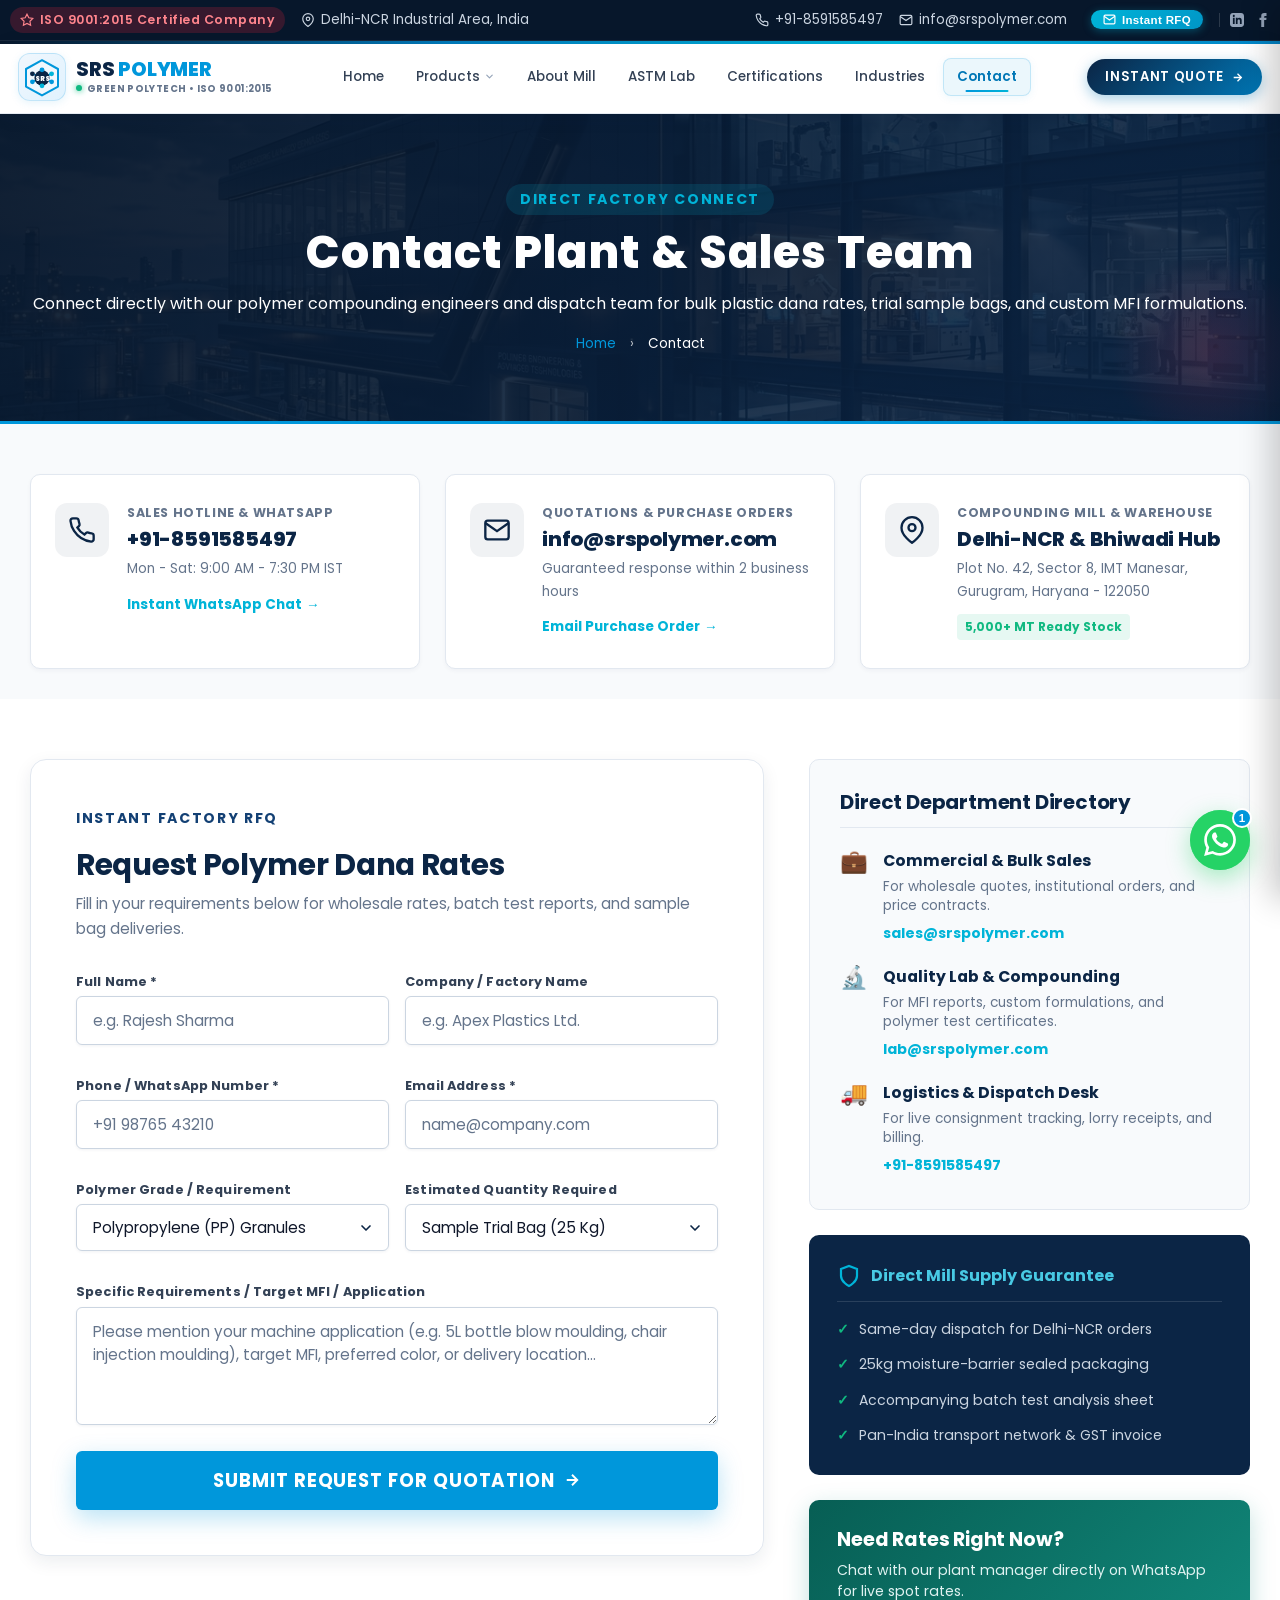
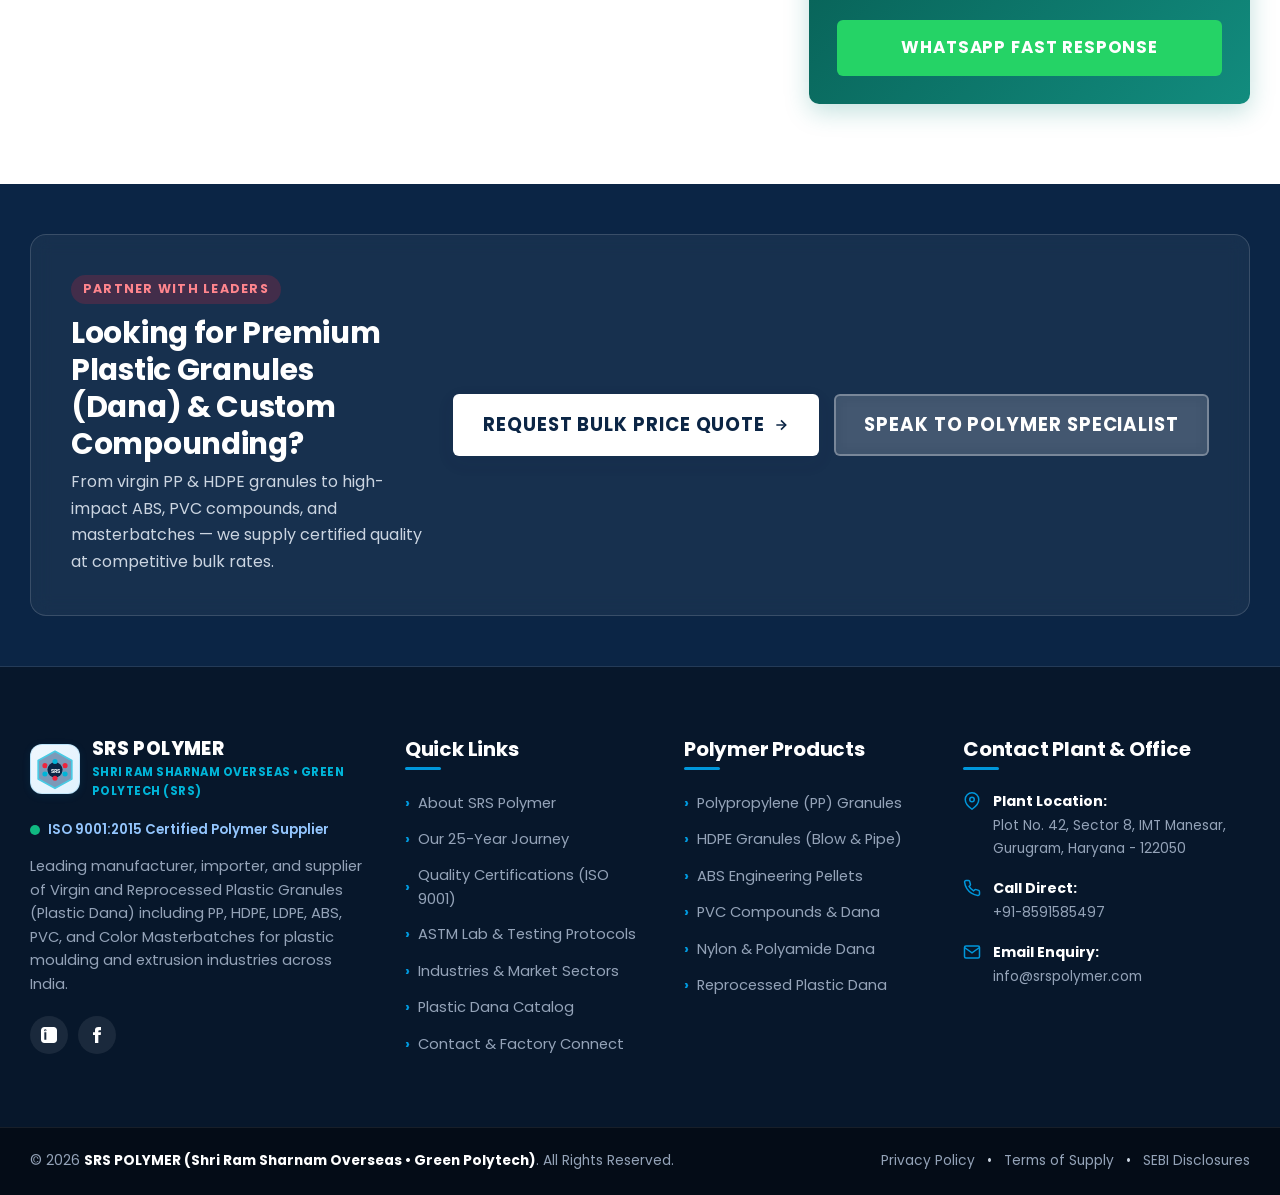
<file: contact.html>
<!doctype html>
<html lang="en">
<head>
    <meta charset="UTF-8">
    <meta name="viewport" content="width=device-width, initial-scale=1, maximum-scale=5">
            <link rel="icon" type="image/svg+xml" href="./assets/images/favicon.svg">
        <link rel="preconnect" href="https://fonts.googleapis.com">
    <link rel="preconnect" href="https://fonts.gstatic.com" crossorigin>
    <link href="https://fonts.googleapis.com/css2?family=Poppins:ital,wght@0,300;0,400;0,500;0,600;0,700;0,800;0,900;1,400;1,600&family=Rajdhani:wght@500;600;700;800&family=Inter:wght@400;500;600&display=swap" rel="stylesheet">
        <!-- Google Fonts -->
    <link rel="preconnect" href="https://fonts.googleapis.com">
    <link rel="preconnect" href="https://fonts.gstatic.com" crossorigin>
    <link href="https://fonts.googleapis.com/css2?family=Poppins:ital,wght@0,300;0,400;0,500;0,600;0,700;0,800;0,900;1,400;1,600&family=Rajdhani:wght@500;600;700;800&family=Inter:wght@400;500;600&display=swap" rel="stylesheet">
    <!-- Theme CSS -->
    <link rel="stylesheet" href="assets/css/main.css">
    <link rel="stylesheet" href="style.css">
    <style id="gp-critical-layout-override">
        html:not(.wp-toolbar) {
            width: 100% !important;
            margin: 0 !important;
            padding: 0 !important;
            background: #ffffff !important;
        }
        html.wp-toolbar {
            margin-top: 32px !important;
            background: #ffffff !important;
        }
        @media screen and (max-width: 782px) {
            html.wp-toolbar {
                margin-top: 46px !important;
            }
        }
        /* Lock WordPress Admin Bar firmly to the top of the viewport */
        body.admin-bar #wpadminbar {
            position: fixed !important;
            top: 0 !important;
            left: 0 !important;
            right: 0 !important;
            width: 100% !important;
            z-index: 999999 !important;
        }
        /* Hide WordPress logo dropdown menu in admin bar so it never blocks the theme header or logo */
        body.admin-bar #wpadminbar #wp-admin-bar-wp-logo {
            display: none !important;
        }
        body.admin-bar .gp-clean-header,
        body.admin-bar #masthead {
            top: 32px !important;
        }
        @media screen and (max-width: 782px) {
            body.admin-bar .gp-clean-header,
            body.admin-bar #masthead {
                top: 46px !important;
            }
        }
        @media screen and (max-width: 600px) {
            body.admin-bar #wpadminbar {
                position: fixed !important;
                top: 0 !important;
            }
            body.admin-bar .gp-clean-header,
            body.admin-bar #masthead {
                top: 46px !important;
            }
        }
        @media (min-width: 769px) {
            .gp-hero-slider-section {
                height: calc(100vh - 110px) !important;
                min-height: 500px !important;
                max-height: 820px !important;
            }
            .gp-hero-slider {
                height: 100% !important;
                min-height: 100% !important;
            }
            .gp-hero-slider-section .gp-hero-slide {
                height: 100% !important;
                min-height: 100% !important;
                padding: 10px 0 52px !important;
            }
            .gp-hero-slider-pagination {
                bottom: 12px !important;
            }
        }
        @media (max-height: 768px) and (min-width: 769px) {
            .gp-hero-slider-section {
                height: calc(100vh - 105px) !important;
                min-height: 480px !important;
            }
            .gp-hero-slider-section .gp-plastin-hero-title {
                font-size: clamp(1.6rem, 2.3vw, 2.2rem) !important;
                margin-bottom: 8px !important;
            }
            .gp-hero-slider-section .gp-plastin-hero-lead {
                font-size: 0.85rem !important;
                line-height: 1.45 !important;
                margin-bottom: 10px !important;
            }
            .gp-hero-spec-chips {
                margin-bottom: 12px !important;
            }
            .gp-hero-slider-section .gp-hero-slide {
                padding: 5px 0 44px !important;
            }
            .gp-hero-slider-pagination {
                bottom: 8px !important;
            }
        }
        /* Mega Dropdown for Products Menu (All 13 Polymer Grades) */
        .gp-nav-menu > li.menu-item-has-children {
            position: relative;
        }
        .gp-clean-header .main-navigation .sub-menu.gp-products-mega-menu,
        #site-navigation .sub-menu.gp-products-mega-menu,
        .gp-nav-menu .sub-menu.gp-products-mega-menu {
            position: absolute !important;
            top: 100% !important;
            left: -40px !important;
            width: 630px !important;
            max-width: 95vw !important;
            padding: 16px 20px 14px !important;
            border-radius: 14px !important;
            border-top: 3.5px solid #0097db !important;
            box-shadow: 0 22px 50px -8px rgba(11, 37, 69, 0.22), 0 4px 16px rgba(0, 0, 0, 0.05) !important;
            background: #ffffff !important;
            opacity: 0 !important;
            visibility: hidden !important;
            transform: translateY(12px) !important;
            transition: all 0.24s cubic-bezier(0.4, 0, 0.2, 1) !important;
            z-index: 9999 !important;
            pointer-events: none;
        }
        #site-navigation li.menu-item-has-children:hover > .sub-menu.gp-products-mega-menu,
        .gp-clean-header .main-navigation li:hover > .sub-menu.gp-products-mega-menu,
        .gp-nav-menu > li.menu-item-has-children:hover > .sub-menu.gp-products-mega-menu {
            opacity: 1 !important;
            visibility: visible !important;
            transform: translateY(0) !important;
            pointer-events: auto !important;
        }
        body {
            width: 100% !important;
            max-width: 100% !important;
            margin: 0 !important;
            padding: 0 !important;
            border: none !important;
            box-shadow: none !important;
            background: #ffffff !important;
        }
        #page, .site-wrapper {
            width: 100% !important;
            max-width: 100% !important;
            margin: 0 !important;
            padding: 0 !important;
            border: none !important;
            box-shadow: none !important;
            overflow-x: hidden;
        }
        .gp-topbar-inner {
            min-height: 40px;
            height: auto !important;
            padding: 4px 0 !important;
        }
        .gp-badge-iso {
            white-space: nowrap !important;
            flex-shrink: 0 !important;
        }
        .gp-topbar-item, .gp-topbar-link {
            white-space: nowrap !important;
        }
        .gp-whatsapp-widget, #gp-whatsapp-widget, .joinchat, #joinchat, .wa-chat-box, .whatsapp-chat-button {
            position: fixed !important;
            bottom: 30px !important;
            right: 30px !important;
            left: auto !important;
            z-index: 999999 !important;
        }
        .gp-wa-chatbox, #gp-wa-chatbox {
            position: absolute !important;
            bottom: 75px !important;
            right: 0 !important;
            left: auto !important;
            transform-origin: bottom right !important;
        }
        .gp-back-to-top, #gp-back-to-top {
            position: fixed !important;
            bottom: 102px !important;
            right: 36px !important;
            left: auto !important;
            width: 50px !important;
            height: 50px !important;
            background: #0b2545 !important;
            background: linear-gradient(135deg, #0b2545 0%, #134074 100%) !important;
            color: #ffffff !important;
            border: 2px solid rgba(255, 255, 255, 0.25) !important;
            border-radius: 50% !important;
            box-shadow: 0 8px 24px rgba(11, 37, 69, 0.35), 0 2px 6px rgba(0, 0, 0, 0.15) !important;
            display: flex !important;
            align-items: center !important;
            justify-content: center !important;
            cursor: pointer !important;
            z-index: 99999 !important;
            text-decoration: none !important;
        }
        .gp-back-to-top svg, #gp-back-to-top svg {
            stroke: #ffffff !important;
            width: 22px !important;
            height: 22px !important;
            display: block !important;
        }
        .gp-back-to-top:hover, #gp-back-to-top:hover {
            background: #ef233c !important;
            background: linear-gradient(135deg, #ef233c 0%, #d90429 100%) !important;
            color: #ffffff !important;
            box-shadow: 0 12px 30px rgba(239, 35, 60, 0.55) !important;
        }
        @media (max-width: 768px) {
            .gp-whatsapp-widget, #gp-whatsapp-widget, .joinchat, #joinchat {
                bottom: 20px !important;
                right: 20px !important;
                left: auto !important;
            }
            .gp-wa-chatbox, #gp-wa-chatbox {
                right: 0 !important;
                left: auto !important;
            }
            .gp-back-to-top, #gp-back-to-top {
                bottom: 90px !important;
                right: 26px !important;
            }
        }
    </style>
</head>

<body class="page page-template ">

<div id="page" class="site-wrapper">
    <a class="skip-link screen-reader-text" href="#primary">Skip to content</a>

        <!-- Top Contact & Notification Bar -->
    <div class="gp-topbar">
        <div class="gp-container gp-topbar-inner">

            <div class="gp-topbar-left">
                <span class="gp-badge-iso">
                    <svg width="14" height="14" viewBox="0 0 24 24" fill="none" stroke="currentColor" stroke-width="2"><path d="M12 2l3.09 6.26L22 9.27l-5 4.87 1.18 6.88L12 17.77l-6.18 3.25L7 14.14 2 9.27l6.91-1.01L12 2z"></path></svg>
                    ISO 9001:2015 Certified Company                </span>
                <span class="gp-topbar-item gp-hidden-mobile">
                    <svg width="14" height="14" viewBox="0 0 24 24" fill="none" stroke="currentColor" stroke-width="2"><path d="M21 10c0 7-9 13-9 13s-9-6-9-13a9 9 0 0 1 18 0z"></path><circle cx="12" cy="10" r="3"></circle></svg>
                    <span>Delhi-NCR Industrial Area, India</span>
                </span>
            </div>

            <div class="gp-topbar-right">
                <a href="tel:+918591585497" class="gp-topbar-link">
                    <svg width="14" height="14" viewBox="0 0 24 24" fill="none" stroke="currentColor" stroke-width="2"><path d="M22 16.92v3a2 2 0 0 1-2.18 2 19.79 19.79 0 0 1-8.63-3.07 19.5 19.5 0 0 1-6-6 19.79 19.79 0 0 1-3.07-8.67A2 2 0 0 1 4.11 2h3a2 2 0 0 1 2 1.72 12.84 12.84 0 0 0 .7 2.81 2 2 0 0 1-.45 2.11L8.09 9.91a16 16 0 0 0 6 6l1.27-1.27a2 2 0 0 1 2.11-.45 12.84 12.84 0 0 0 2.81.7A2 2 0 0 1 22 16.92z"></path></svg>
                    <span>+91-8591585497</span>
                </a>
                <a href="mailto:info@srspolymer.com" class="gp-topbar-link gp-hidden-mobile">
                    <svg width="14" height="14" viewBox="0 0 24 24" fill="none" stroke="currentColor" stroke-width="2"><path d="M4 4h16c1.1 0 2 .9 2 2v12c0 1.1-.9 2-2 2H4c-1.1 0-2-.9-2-2V6c0-1.1.9-2 2-2z"></path><polyline points="22,6 12,13 2,6"></polyline></svg>
                    <span>info@srspolymer.com</span>
                </a>
                <button type="button" class="gp-topbar-quick-rfq gp-rfq-modal-trigger" id="gp-topbar-rfq-btn">
                    <svg width="13" height="13" viewBox="0 0 24 24" fill="none" stroke="currentColor" stroke-width="2.2"><path d="M4 4h16c1.1 0 2 .9 2 2v12c0 1.1-.9 2-2 2H4c-1.1 0-2-.9-2-2V6c0-1.1.9-2 2-2z"></path><polyline points="22,6 12,13 2,6"></polyline></svg>
                    <span>Instant RFQ</span>
                </button>
                <div class="gp-topbar-socials gp-hidden-sm">
                                            <a href="https://in.linkedin.com/company/srs-polymer" target="_blank" rel="noopener" aria-label="LinkedIn">
                            <svg width="14" height="14" viewBox="0 0 24 24" fill="currentColor"><path d="M19 0h-14c-2.761 0-5 2.239-5 5v14c0 2.761 2.239 5 5 5h14c2.762 0 5-2.239 5-5v-14c0-2.761-2.238-5-5-5zm-11 19h-3v-11h3v11zm-1.5-12.268c-.966 0-1.75-.79-1.75-1.764s.784-1.764 1.75-1.764 1.75.79 1.75 1.764-.783 1.764-1.75 1.764zm13.5 12.268h-3v-5.604c0-3.368-4-3.113-4 0v5.604h-3v-11h3v1.765c1.396-2.586 7-2.777 7 2.476v6.759z"/></svg>
                        </a>
                                                                <a href="https://www.facebook.com/srspolymer/" target="_blank" rel="noopener" aria-label="Facebook">
                            <svg width="14" height="14" viewBox="0 0 24 24" fill="currentColor"><path d="M9 8H6v4h3v12h5V12h3.642L18 8h-4V6.333C14 5.374 14.5 5 15.5 5H18V0h-3.808C10.595 0 9 1.582 9 4.615V8z"/></svg>
                        </a>
                                    </div>
            </div>
        </div>
    </div>

    <!-- Main Navigation Header (Professional Unified Header) -->
    <header id="masthead" class="site-header gp-header gp-clean-header">
        <div class="gp-container gp-header-inner">
            <!-- Brand Logo -->
            <div class="site-branding">
                <a href="index.html" class="gp-logo-link" rel="home">
                    <div class="gp-logo-mark">
                        <svg width="40" height="40" viewBox="0 0 50 50" fill="none" xmlns="http://www.w3.org/2000/svg">
                            <polygon points="25,4 45,15 45,37 25,48 5,37 5,15" stroke="#0097db" stroke-width="2.5" fill="#f0f7fd" stroke-linejoin="round"/>
                            <line x1="25" y1="16" x2="25" y2="36" stroke="#0097db" stroke-width="2" stroke-linecap="round"/>
                            <line x1="13" y1="21" x2="37" y2="31" stroke="#0097db" stroke-width="2" stroke-linecap="round"/>
                            <line x1="13" y1="31" x2="37" y2="21" stroke="#0097db" stroke-width="2" stroke-linecap="round"/>
                            <circle cx="25" cy="26" r="9.5" fill="#0b2545"/>
                            <text x="25" y="29.5" text-anchor="middle" fill="#ffffff" font-size="8" font-weight="900" font-family="'Poppins', sans-serif">SRS</text>
                            <circle cx="25" cy="16" r="3" fill="#0097db"/>
                            <circle cx="25" cy="36" r="3" fill="#00b4d8"/>
                            <circle cx="13" cy="21" r="3" fill="#0b2545"/>
                            <circle cx="37" cy="31" r="3" fill="#0097db"/>
                            <circle cx="13" cy="31" r="3" fill="#0097db"/>
                            <circle cx="37" cy="21" r="3" fill="#00b4d8"/>
                        </svg>
                    </div>
                    <div class="gp-logo-text">
                        <span class="gp-brand-name">SRS <span class="gp-accent" style="color:#0097db;">POLYMER</span></span>
                        <span class="gp-brand-sub"><span class="gp-live-dot-sub"></span> GREEN POLYTECH • ISO 9001:2015</span>
                    </div>
                </a>
            </div>

            <!-- Main Navigation Menu (Single Row, Crisp) -->
            <nav id="site-navigation" class="main-navigation" aria-label="Main Menu">
                                <ul id="primary-menu" class="gp-nav-menu">
                    <li class="menu-item ">
                        <a href="index.html">Home</a>
                    </li>
                    <li class="menu-item menu-item-has-children ">
                        <a href="products.html">
                            Products <svg class="gp-nav-chevron" width="11" height="11" viewBox="0 0 24 24" fill="none" stroke="currentColor" stroke-width="2.5" stroke-linecap="round" stroke-linejoin="round"><path d="M6 9l6 6 6-6"/></svg>
                        </a>
                        <div class="sub-menu gp-products-mega-menu">
                            <div class="gp-mega-cols-grid">
                                <div class="gp-mega-col">
                                    <div class="gp-mega-col-head">
                                        <span>PPCP &amp; Polypropylene</span>
                                        <span class="gp-mega-col-count">6 Grades</span>
                                    </div>
                                    <ul class="gp-mega-col-list">
                                        <li><a href="product-detail/?product=ppcp-grey.html"><span class="gp-mega-dot" style="background:#0097db;"></span>PPCP Grey Granules</a></li>
                                        <li><a href="product-detail/?product=ppcp-impact.html"><span class="gp-mega-dot" style="background:#10b981;"></span>PPCP Impact Copolymer</a></li>
                                        <li><a href="product-detail/?product=ppcp-black.html"><span class="gp-mega-dot" style="background:#0b2545;"></span>PPCP Black Granules</a></li>
                                        <li><a href="product-detail/?product=pp-talc.html"><span class="gp-mega-dot" style="background:#6366f1;"></span>PP Talc Filled Granules</a></li>
                                        <li><a href="product-detail/?product=polypropylene-natural-white.html"><span class="gp-mega-dot" style="background:#0097db;"></span>PP Natural White Granules</a></li>
                                        <li><a href="product-detail/?product=polypropylene-glass-filled.html"><span class="gp-mega-dot" style="background:#059669;"></span>PP Glass Filled Granules</a></li>
                                    </ul>
                                </div>
                                <div class="gp-mega-col">
                                    <div class="gp-mega-col-head">
                                        <span>ABS, PMMA &amp; Nylon</span>
                                        <span class="gp-mega-col-count">7 Grades</span>
                                    </div>
                                    <ul class="gp-mega-col-list">
                                        <li><a href="product-detail/?product=abs-white.html"><span class="gp-mega-dot" style="background:#0891b2;"></span>ABS White Granules</a></li>
                                        <li><a href="product-detail/?product=abs-black.html"><span class="gp-mega-dot" style="background:#0f172a;"></span>ABS Black Granules</a></li>
                                        <li><a href="product-detail/?product=abs-fr-granules.html"><span class="gp-mega-dot" style="background:#ea580c;"></span>ABS FR Plastic Granules</a></li>
                                        <li><a href="product-detail/?product=red-pmma.html"><span class="gp-mega-dot" style="background:#dc2626;"></span>Red PMMA Granules</a></li>
                                        <li><a href="product-detail/?product=acrylic-granules.html"><span class="gp-mega-dot" style="background:#7c3aed;"></span>Acrylic Granules</a></li>
                                        <li><a href="product-detail/?product=nylon-black.html"><span class="gp-mega-dot" style="background:#1e293b;"></span>Nylon Black Granules</a></li>
                                        <li><a href="product-detail/?product=nylon-white.html"><span class="gp-mega-dot" style="background:#2563eb;"></span>Nylon White Granules</a></li>
                                    </ul>
                                </div>
                            </div>
                            <div class="gp-mega-footer-bar">
                                <a href="products.html">
                                    <span>Explore All 13 Polymer Grades &amp; Lab Specs</span>
                                    <svg width="14" height="14" viewBox="0 0 24 24" fill="none" stroke="currentColor" stroke-width="2.5"><polyline points="9 18 15 12 9 6"></polyline></svg>
                                </a>
                            </div>
                        </div>
                    </li>
                    <li class="menu-item ">
                        <a href="about.html">About Mill</a>
                    </li>
                    <li class="menu-item ">
                        <a href="testing.html">ASTM Lab</a>
                    </li>
                    <li class="menu-item ">
                        <a href="certificates.html">Certifications</a>
                    </li>
                    <li class="menu-item ">
                        <a href="industries.html">Industries</a>
                    </li>
                    <li class="menu-item current-menu-item">
                        <a href="contact.html">Contact</a>
                    </li>
                </ul>
                            </nav>

            <!-- Header Right CTAs (Phone & RFQ Button) -->
            <div class="gp-header-actions">
                <a href="tel:+918591585497" class="gp-header-phone-quick gp-hidden-mobile" title="Call Mill Sales Desk">
                    <div class="gp-hp-icon">
                        <svg width="15" height="15" viewBox="0 0 24 24" fill="none" stroke="currentColor" stroke-width="2.2"><path d="M22 16.92v3a2 2 0 0 1-2.18 2 19.79 19.79 0 0 1-8.63-3.07 19.5 19.5 0 0 1-6-6 19.79 19.79 0 0 1-3.07-8.67A2 2 0 0 1 4.11 2h3a2 2 0 0 1 2 1.72 12.84 12.84 0 0 0 .7 2.81 2 2 0 0 1-.45 2.11L8.09 9.91a16 16 0 0 0 6 6l1.27-1.27a2 2 0 0 1 2.11-.45 12.84 12.84 0 0 0 2.81.7A2 2 0 0 1 22 16.92z"></path></svg>
                        <span class="gp-hp-pulse"></span>
                    </div>
                    <div class="gp-hp-details">
                        <span class="gp-hp-lbl">Mill Sales Desk</span>
                        <strong class="gp-hp-val">+91-8591585497</strong>
                    </div>
                </a>

                <button type="button" class="gp-btn gp-btn-header-rfq gp-rfq-modal-trigger" id="gp-header-rfq-btn">
                    <span>Instant Quote</span>
                    <svg width="13" height="13" viewBox="0 0 24 24" fill="none" stroke="currentColor" stroke-width="2.5"><line x1="5" y1="12" x2="19" y2="12"></line><polyline points="12 5 19 12 12 19"></polyline></svg>
                </button>

                <!-- Mobile Menu Hamburger Button -->
                <button class="gp-menu-toggle" id="gp-menu-toggle" aria-controls="primary-menu" aria-expanded="false" aria-label="Toggle Navigation">
                    <span class="gp-hamburger-bar"></span>
                    <span class="gp-hamburger-bar"></span>
                    <span class="gp-hamburger-bar"></span>
                </button>
            </div>
        </div>
    </header>

    <!-- Mobile Drawer Navigation -->
    <div class="gp-mobile-drawer" id="gp-mobile-drawer">
        <div class="gp-drawer-header">
            <div class="gp-logo-text">
                <span class="gp-brand-name">SRS &bull; SRS POLYMER</span>
                <span class="gp-brand-sub">Shri Ram Sharnam Overseas • Green Polytech</span>
            </div>
            <button class="gp-drawer-close" id="gp-drawer-close" aria-label="Close Navigation">✕</button>
        </div>
        <div class="gp-drawer-content" id="gp-drawer-content">
            <!-- Injected dynamically via JS or WP Menu -->
        </div>
        <div class="gp-drawer-footer">
            <a href="tel:+918591585497" class="gp-btn gp-btn-outline gp-btn-full">
                <svg width="15" height="15" viewBox="0 0 24 24" fill="none" stroke="currentColor" stroke-width="2" stroke-linecap="round" stroke-linejoin="round" style="margin-right: 6px; vertical-align: middle;"><path d="M22 16.92v3a2 2 0 0 1-2.18 2 19.79 19.79 0 0 1-8.63-3.07 19.5 19.5 0 0 1-6-6 19.79 19.79 0 0 1-3.07-8.67A2 2 0 0 1 4.11 2h3a2 2 0 0 1 2 1.72 12.84 12.84 0 0 0 .7 2.81 2 2 0 0 1-.45 2.11L8.09 9.91a16 16 0 0 0 6 6l1.27-1.27a2 2 0 0 1 2.11-.45 12.84 12.84 0 0 0 2.81.7A2 2 0 0 1 22 16.92z"></path></svg>
                <span>+91-8591585497</span>
            </a>
            <a href="#contact" class="gp-btn gp-btn-primary gp-btn-full" style="margin-top: 10px;">
                Request a Quote            </a>
        </div>
    </div>
    <div class="gp-drawer-backdrop" id="gp-drawer-backdrop"></div>
    
    <div id="content" class="site-content">


<main id="primary" class="site-main gp-contact-page">

    <!-- ========================================================================= -->
    <!-- 1. HERO BANNER                                                            -->
    <!-- ========================================================================= -->
    <section class="gp-page-banner">
        <div class="gp-container">
            <div class="gp-page-banner-content">
                <span class="gp-sub-tag">DIRECT FACTORY CONNECT</span>
                <h1 class="gp-page-title">Contact Plant &amp; Sales Team</h1>
                <p class="gp-page-banner-desc">
                    Connect directly with our polymer compounding engineers and dispatch team for bulk plastic dana rates, trial sample bags, and custom MFI formulations.                </p>
                <nav class="gp-breadcrumbs" aria-label="Breadcrumb" style="margin-top: 15px; font-size: 0.85rem; color: rgba(255,255,255,0.7);"><a href="index.html" style="color: #0097db; text-decoration: none;">Home</a> <span style="margin: 0 6px;">›</span> <span style="color: #ffffff;">Contact</span></nav>            </div>
        </div>
    </section>

    <!-- ========================================================================= -->
    <!-- 2. QUICK ACTION CARDS (3-COLUMN HIGHLIGHTS)                               -->
    <!-- ========================================================================= -->
    <section class="gp-section gp-contact-top-strip">
        <div class="gp-container">
            <div class="gp-contact-action-cards">
                
                <!-- Card 1: Phone & Hotline -->
                <div class="gp-action-card">
                    <div class="gp-action-card-icon">
                        <svg width="28" height="28" viewBox="0 0 24 24" fill="none" stroke="currentColor" stroke-width="2"><path d="M22 16.92v3a2 2 0 0 1-2.18 2 19.79 19.79 0 0 1-8.63-3.07 19.5 19.5 0 0 1-6-6 19.79 19.79 0 0 1-3.07-8.67A2 2 0 0 1 4.11 2h3a2 2 0 0 1 2 1.72 12.84 12.84 0 0 0 .7 2.81 2 2 0 0 1-.45 2.11L8.09 9.91a16 16 0 0 0 6 6l1.27-1.27a2 2 0 0 1 2.11-.45 12.84 12.84 0 0 0 2.81.7A2 2 0 0 1 22 16.92z"></path></svg>
                    </div>
                    <div class="gp-action-card-info">
                        <span class="gp-action-card-lbl">Sales Hotline &amp; WhatsApp</span>
                        <h4 class="gp-action-card-val"><a href="tel:918591585497">+91-8591585497</a></h4>
                        <p>Mon - Sat: 9:00 AM - 7:30 PM IST</p>
                        <a href="https://wa.me/918591585497?text=Hello%20SRS%20Polymer,%20I%20am%20interested%20in%20plastic%20granules." target="_blank" rel="noopener" class="gp-action-link">
                            <span>Instant WhatsApp Chat</span> →
                        </a>
                    </div>
                </div>

                <!-- Card 2: Official Email -->
                <div class="gp-action-card">
                    <div class="gp-action-card-icon">
                        <svg width="28" height="28" viewBox="0 0 24 24" fill="none" stroke="currentColor" stroke-width="2"><path d="M4 4h16c1.1 0 2 .9 2 2v12c0 1.1-.9 2-2 2H4c-1.1 0-2-.9-2-2V6c0-1.1.9-2 2-2z"></path><polyline points="22,6 12,13 2,6"></polyline></svg>
                    </div>
                    <div class="gp-action-card-info">
                        <span class="gp-action-card-lbl">Quotations &amp; Purchase Orders</span>
                        <h4 class="gp-action-card-val"><a href="mailto:info@srspolymer.com">info@srspolymer.com</a></h4>
                        <p>Guaranteed response within 2 business hours</p>
                        <a href="mailto:info@srspolymer.com" class="gp-action-link">
                            <span>Email Purchase Order</span> →
                        </a>
                    </div>
                </div>

                <!-- Card 3: Plant Location -->
                <div class="gp-action-card">
                    <div class="gp-action-card-icon">
                        <svg width="28" height="28" viewBox="0 0 24 24" fill="none" stroke="currentColor" stroke-width="2"><path d="M21 10c0 7-9 13-9 13s-9-6-9-13a9 9 0 0 1 18 0z"></path><circle cx="12" cy="10" r="3"></circle></svg>
                    </div>
                    <div class="gp-action-card-info">
                        <span class="gp-action-card-lbl">Compounding Mill &amp; Warehouse</span>
                        <h4 class="gp-action-card-val">Delhi-NCR &amp; Bhiwadi Hub</h4>
                        <p>Plot No. 42, Sector 8, IMT Manesar, Gurugram, Haryana - 122050</p>
                        <span class="gp-action-badge">5,000+ MT Ready Stock</span>
                    </div>
                </div>

            </div>
        </div>
    </section>

    <!-- ========================================================================= -->
    <!-- 3. MAIN CONTACT & QUOTATION FORM SECTION                                  -->
    <!-- ========================================================================= -->
    <section class="gp-section gp-contact-main-section" id="contact-form-area">
        <div class="gp-container">
            <div class="gp-contact-layout-grid">
                
                <!-- Left: Interactive Form -->
                <div class="gp-contact-form-col">
                    <div class="gp-form-card gp-contact-form-card">
                        <div class="gp-form-header">
                            <span class="gp-sub-tag">INSTANT FACTORY RFQ</span>
                            <h2 class="gp-form-title">Request Polymer Dana Rates</h2>
                            <p class="gp-form-subtitle">Fill in your requirements below for wholesale rates, batch test reports, and sample bag deliveries.</p>
                        </div>

                        <form class="gp-ajax-rfq-form" id="gp-page-contact-form">
                            <input type="hidden" name="action" value="gp_submit_contact">
                            <input type="hidden" name="security" value="mock_nonce_123">
                            
                            <div class="gp-form-row">
                                <div class="gp-form-group">
                                    <label for="contact-name">Full Name *</label>
                                    <input type="text" id="contact-name" name="fullname" required placeholder="e.g. Rajesh Sharma">
                                </div>
                                <div class="gp-form-group">
                                    <label for="contact-company">Company / Factory Name</label>
                                    <input type="text" id="contact-company" name="company" placeholder="e.g. Apex Plastics Ltd.">
                                </div>
                            </div>

                            <div class="gp-form-row">
                                <div class="gp-form-group">
                                    <label for="contact-phone">Phone / WhatsApp Number *</label>
                                    <input type="tel" id="contact-phone" name="phone" required placeholder="+91 98765 43210">
                                </div>
                                <div class="gp-form-group">
                                    <label for="contact-email">Email Address *</label>
                                    <input type="email" id="contact-email" name="email" required placeholder="name@company.com">
                                </div>
                            </div>

                            <div class="gp-form-row">
                                <div class="gp-form-group">
                                    <label for="contact-product">Polymer Grade / Requirement</label>
                                    <select id="contact-product" name="product">
                                        <option value="PP Granules (Injection/Raffia)">Polypropylene (PP) Granules</option>
                                        <option value="HDPE Granules (Blow/Pipe Grade)">HDPE Granules (Blow &amp; Extrusion)</option>
                                        <option value="ABS Engineering Pellets">ABS Engineering Dana</option>
                                        <option value="PVC Compounds & Resins">PVC Compounds &amp; Dana</option>
                                        <option value="Color & Additive Masterbatches">Color Masterbatches (White/Black/Colors)</option>
                                        <option value="LDPE & LLDPE Film Granules">LDPE &amp; LLDPE Film Granules</option>
                                        <option value="Custom Compounding / Other">Custom Compounding / Other</option>
                                    </select>
                                </div>
                                <div class="gp-form-group">
                                    <label for="contact-quantity">Estimated Quantity Required</label>
                                    <select id="contact-quantity" name="quantity">
                                        <option value="Sample Bag (25 Kg)">Sample Trial Bag (25 Kg)</option>
                                        <option value="1 MT to 5 MT">1 MT to 5 MT</option>
                                        <option value="5 MT to 15 MT">5 MT to 15 MT</option>
                                        <option value="Full Truck Load (20+ MT)">Full Truck Load (20+ MT)</option>
                                        <option value="Monthly Contract Supply">Monthly Contract Supply</option>
                                    </select>
                                </div>
                            </div>

                            <div class="gp-form-group">
                                <label for="contact-message">Specific Requirements / Target MFI / Application</label>
                                <textarea id="contact-message" name="message" rows="4" placeholder="Please mention your machine application (e.g. 5L bottle blow moulding, chair injection moulding), target MFI, preferred color, or delivery location..."></textarea>
                            </div>

                            <div class="gp-form-feedback" style="display:none; margin-bottom:15px; padding:12px 16px; border-radius:6px; font-weight:600; font-size:0.92rem;"></div>

                            <button type="submit" class="gp-btn gp-btn-primary gp-btn-lg gp-btn-full gp-btn-submit">
                                <span>Submit Request For Quotation</span>
                                <svg width="18" height="18" viewBox="0 0 24 24" fill="none" stroke="currentColor" stroke-width="2.5"><line x1="5" y1="12" x2="19" y2="12"></line><polyline points="12 5 19 12 12 19"></polyline></svg>
                            </button>
                        </form>
                    </div>
                </div>

                <!-- Right: Department Directory & Plant Card -->
                <div class="gp-contact-side-col">
                    
                    <!-- Direct Department Directory -->
                    <div class="gp-dept-directory-card">
                        <h3 class="gp-dept-title">Direct Department Directory</h3>
                        
                        <div class="gp-dept-item">
                            <div class="gp-dept-icon">💼</div>
                            <div class="gp-dept-info">
                                <strong>Commercial &amp; Bulk Sales</strong>
                                <p>For wholesale quotes, institutional orders, and price contracts.</p>
                                <a href="mailto:info@srspolymer.com?subject=Sales%20Enquiry">sales@srspolymer.com</a>
                            </div>
                        </div>

                        <div class="gp-dept-item">
                            <div class="gp-dept-icon">🔬</div>
                            <div class="gp-dept-info">
                                <strong>Quality Lab &amp; Compounding</strong>
                                <p>For MFI reports, custom formulations, and polymer test certificates.</p>
                                <a href="mailto:info@srspolymer.com?subject=Technical%20Lab%20Query">lab@srspolymer.com</a>
                            </div>
                        </div>

                        <div class="gp-dept-item">
                            <div class="gp-dept-icon">🚚</div>
                            <div class="gp-dept-info">
                                <strong>Logistics &amp; Dispatch Desk</strong>
                                <p>For live consignment tracking, lorry receipts, and billing.</p>
                                <a href="tel:918591585497">+91-8591585497</a>
                            </div>
                        </div>
                    </div>

                    <!-- Dispatch Assurance Box -->
                    <div class="gp-dispatch-assurance-card">
                        <div class="gp-assurance-badge">
                            <svg width="24" height="24" viewBox="0 0 24 24" fill="none" stroke="#00b4d8" stroke-width="2.2"><path d="M12 22s8-4 8-10V5l-8-3-8 3v7c0 6 8 10 8 10z"></path></svg>
                            <span>Direct Mill Supply Guarantee</span>
                        </div>
                        <ul class="gp-assurance-list">
                            <li><span>✓</span> Same-day dispatch for Delhi-NCR orders</li>
                            <li><span>✓</span> 25kg moisture-barrier sealed packaging</li>
                            <li><span>✓</span> Accompanying batch test analysis sheet</li>
                            <li><span>✓</span> Pan-India transport network &amp; GST invoice</li>
                        </ul>
                    </div>

                    <!-- Direct WhatsApp Quick Connect -->
                    <div class="gp-quick-wa-box">
                        <div class="gp-wa-box-content">
                            <h4>Need Rates Right Now?</h4>
                            <p>Chat with our plant manager directly on WhatsApp for live spot rates.</p>
                            <a href="https://wa.me/918591585497?text=Hi%20SRS%20Polymer,%20please%20share%20today's%20plastic%20dana%20rates." target="_blank" rel="noopener" class="gp-btn gp-btn-whatsapp">
                                <span>WhatsApp Fast Response</span>
                            </a>
                        </div>
                    </div>

                </div>

            </div>
        </div>
    </section>

</main>


    </div><!-- #content -->

        <!-- Industrial CTA Banner before footer -->
    <section class="gp-cta-strip">

        <div class="gp-container">
            <div class="gp-cta-strip-card">
                <div class="gp-cta-strip-text">
                    <span class="gp-tag-pill">PARTNER WITH LEADERS</span>
                    <h3>Looking for Premium Plastic Granules (Dana) &amp; Custom Compounding?</h3>
                    <p>From virgin PP &amp; HDPE granules to high-impact ABS, PVC compounds, and masterbatches — we supply certified quality at competitive bulk rates.</p>
                </div>
                <div class="gp-cta-strip-actions">
                    <a href="contact.html" class="gp-btn gp-btn-light gp-btn-lg">
                        <span>Request Bulk Price Quote</span>
                        <svg width="16" height="16" viewBox="0 0 24 24" fill="none" stroke="currentColor" stroke-width="2.5"><line x1="5" y1="12" x2="19" y2="12"></line><polyline points="12 5 19 12 12 19"></polyline></svg>
                    </a>
                    <a href="tel:918591585497" class="gp-btn gp-btn-glass gp-btn-lg">
                        <span>Speak to Polymer Specialist</span>
                    </a>
                </div>
            </div>
        </div>
    </section>

    <!-- Main Site Footer -->
    <footer id="colophon" class="site-footer gp-footer">
        <div class="gp-container gp-footer-widgets">
            <div class="gp-footer-grid">
                <!-- Col 1: Bio & Cert -->
                <div class="gp-footer-col gp-footer-col-1">
                    <div class="gp-footer-brand">
                        <div class="gp-logo-mark">
                            <svg width="42" height="42" viewBox="0 0 50 50" fill="none" xmlns="http://www.w3.org/2000/svg">
                                <polygon points="25,4 45,15 45,37 25,48 5,37 5,15" stroke="#48cae4" stroke-width="2" fill="rgba(19, 64, 116, 0.5)" stroke-linejoin="round"/>
                                <line x1="25" y1="16" x2="25" y2="36" stroke="#48cae4" stroke-width="1.8" stroke-linecap="round"/>
                                <line x1="13" y1="21" x2="37" y2="31" stroke="#48cae4" stroke-width="1.8" stroke-linecap="round"/>
                                <line x1="13" y1="31" x2="37" y2="21" stroke="#48cae4" stroke-width="1.8" stroke-linecap="round"/>
                                <circle cx="25" cy="26" r="9" fill="var(--gp-primary)"/>
                                <text x="25" y="29.5" text-anchor="middle" fill="#ffffff" font-size="7.5" font-weight="900" font-family="'Rajdhani', sans-serif">SRS</text>
                                <circle cx="25" cy="16" r="3" fill="#00b4d8"/>
                                <circle cx="25" cy="36" r="3" fill="#ef233c"/>
                                <circle cx="13" cy="21" r="3" fill="#ef233c"/>
                                <circle cx="37" cy="31" r="3" fill="#00b4d8"/>
                                <circle cx="13" cy="31" r="3" fill="#00b4d8"/>
                                <circle cx="37" cy="21" r="3" fill="#ef233c"/>
                            </svg>
                        </div>
                        <div class="gp-footer-brand-text">
                            <h3 class="gp-footer-company" style="margin: 0; font-size: 1.15rem; font-weight: 800; line-height: 1.25; color: #ffffff;">SRS POLYMER</h3>
                            <span class="gp-footer-company-sub" style="display: block; font-size: 0.72rem; font-weight: 700; color: var(--gp-accent-cyan); letter-spacing: 0.04em; margin-top: 3px; text-transform: uppercase;">Shri Ram Sharnam Overseas • Green Polytech (SRS)</span>
                        </div>
                    </div>
                    <p class="gp-footer-cert-badge">
                        <span class="gp-pulse-dot"></span> ISO 9001:2015 Certified Polymer Supplier                    </p>
                    <p class="gp-footer-desc">
                        Leading manufacturer, importer, and supplier of Virgin and Reprocessed Plastic Granules (Plastic Dana) including PP, HDPE, LDPE, ABS, PVC, and Color Masterbatches for plastic moulding and extrusion industries across India.                    </p>
                    <div class="gp-footer-socials">
                                                    <a href="https://in.linkedin.com/company/srs-polymer" target="_blank" rel="noopener" aria-label="LinkedIn" class="gp-social-circle">
                                <svg width="16" height="16" viewBox="0 0 24 24" fill="currentColor"><path d="M19 0h-14c-2.761 0-5 2.239-5 5v14c0 2.761 2.239 5 5 5h14c2.762 0 5-2.239 5-5v-14c0-2.761-2.238-5-5-5zm-11 19h-3v-11h3v11zm-1.5-12.268c-.966 0-1.75-.79-1.75-1.764s.784-1.764 1.75-1.764 1.75.79 1.75 1.764-.783 1.75-1.764-1.75 1.764zm13.5 12.268h-3v-5.604c0-3.368-4-3.113-4 0v5.604h-3v-11h3v1.765c1.396-2.586 7-2.777 7 2.476v6.759z"/></svg>
                            </a>
                                                                            <a href="https://www.facebook.com/srspolymer/" target="_blank" rel="noopener" aria-label="Facebook" class="gp-social-circle">
                                <svg width="16" height="16" viewBox="0 0 24 24" fill="currentColor"><path d="M9 8H6v4h3v12h5V12h3.642L18 8h-4V6.333C14 5.374 14.5 5 15.5 5H18V0h-3.808C10.595 0 9 1.582 9 4.615V8z"/></svg>
                            </a>
                                            </div>
                </div>

                <!-- Col 2: Useful Links -->
                <div class="gp-footer-col gp-footer-col-2">
                    <h4 class="gp-footer-heading">Quick Links</h4>
                    <ul class="gp-footer-links">
                        <li><a href="about.html"><span class="gp-arrow">›</span> About SRS Polymer</a></li>
                        <li><a href="about.html#vision"><span class="gp-arrow">›</span> Our 25-Year Journey</a></li>
                        <li><a href="certificates.html"><span class="gp-arrow">›</span> Quality Certifications (ISO 9001)</a></li>
                        <li><a href="testing.html"><span class="gp-arrow">›</span> ASTM Lab &amp; Testing Protocols</a></li>
                        <li><a href="industries.html"><span class="gp-arrow">›</span> Industries &amp; Market Sectors</a></li>
                        <li><a href="products.html"><span class="gp-arrow">›</span> Plastic Dana Catalog</a></li>
                        <li><a href="contact.html"><span class="gp-arrow">›</span> Contact &amp; Factory Connect</a></li>
                    </ul>
                </div>

                <!-- Col 3: Products Offered -->
                <div class="gp-footer-col gp-footer-col-3">
                    <h4 class="gp-footer-heading">Polymer Products</h4>
                    <ul class="gp-footer-links">
                        <li><a href="products.html#pp"><span class="gp-arrow">›</span> Polypropylene (PP) Granules</a></li>
                        <li><a href="products.html#hdpe"><span class="gp-arrow">›</span> HDPE Granules (Blow &amp; Pipe)</a></li>
                        <li><a href="products.html#abs"><span class="gp-arrow">›</span> ABS Engineering Pellets</a></li>
                        <li><a href="products.html#pvc"><span class="gp-arrow">›</span> PVC Compounds &amp; Dana</a></li>
                        <li><a href="products.html#nylon"><span class="gp-arrow">›</span> Nylon &amp; Polyamide Dana</a></li>
                        <li><a href="products.html"><span class="gp-arrow">›</span> Reprocessed Plastic Dana</a></li>
                    </ul>
                </div>

                <!-- Col 4: Contact Us -->
                <div class="gp-footer-col gp-footer-col-4">
                    <h4 class="gp-footer-heading">Contact Plant &amp; Office</h4>
                    <div class="gp-footer-contact-item">
                        <div class="gp-contact-icon">
                            <svg width="18" height="18" viewBox="0 0 24 24" fill="none" stroke="currentColor" stroke-width="2"><path d="M21 10c0 7-9 13-9 13s-9-6-9-13a9 9 0 0 1 18 0z"></path><circle cx="12" cy="10" r="3"></circle></svg>
                        </div>
                        <div class="gp-contact-text">
                            <strong>Plant Location:</strong>
                            <p>Plot No. 42, Sector 8, IMT Manesar, Gurugram, Haryana - 122050</p>
                        </div>
                    </div>

                    <div class="gp-footer-contact-item">
                        <div class="gp-contact-icon">
                            <svg width="18" height="18" viewBox="0 0 24 24" fill="none" stroke="currentColor" stroke-width="2"><path d="M22 16.92v3a2 2 0 0 1-2.18 2 19.79 19.79 0 0 1-8.63-3.07 19.5 19.5 0 0 1-6-6 19.79 19.79 0 0 1-3.07-8.67A2 2 0 0 1 4.11 2h3a2 2 0 0 1 2 1.72 12.84 12.84 0 0 0 .7 2.81 2 2 0 0 1-.45 2.11L8.09 9.91a16 16 0 0 0 6 6l1.27-1.27a2 2 0 0 1 2.11-.45 12.84 12.84 0 0 0 2.81.7A2 2 0 0 1 22 16.92z"></path></svg>
                        </div>
                        <div class="gp-contact-text">
                            <strong>Call Direct:</strong>
                            <p><a href="tel:918591585497">+91-8591585497</a></p>
                        </div>
                    </div>

                    <div class="gp-footer-contact-item">
                        <div class="gp-contact-icon">
                            <svg width="18" height="18" viewBox="0 0 24 24" fill="none" stroke="currentColor" stroke-width="2"><path d="M4 4h16c1.1 0 2 .9 2 2v12c0 1.1-.9 2-2 2H4c-1.1 0-2-.9-2-2V6c0-1.1.9-2 2-2z"></path><polyline points="22,6 12,13 2,6"></polyline></svg>
                        </div>
                        <div class="gp-contact-text">
                            <strong>Email Enquiry:</strong>
                            <p><a href="mailto:info@srspolymer.com">info@srspolymer.com</a></p>
                        </div>
                    </div>
                </div>
            </div>
        </div>

        <!-- Copyright Bar -->
        <div class="gp-footer-bottom">
            <div class="gp-container gp-footer-bottom-inner">
                <p class="gp-copyright-text">
                    &copy; 2026 <strong>SRS POLYMER (Shri Ram Sharnam Overseas • Green Polytech)</strong>. All Rights Reserved.                </p>
                <div class="gp-footer-bottom-links">
                    <a href="#investors">Privacy Policy</a>
                    <span class="sep">•</span>
                    <a href="#investors">Terms of Supply</a>
                    <span class="sep">•</span>
                    <a href="#investors">SEBI Disclosures</a>
                </div>
            </div>
        </div>
    </footer>
    
    <!-- Floating WhatsApp Widget (matching Jyoti Joinchat) -->
        <div class="gp-whatsapp-widget" id="gp-whatsapp-widget" style="position: fixed !important; bottom: 30px !important; right: 30px !important; left: auto !important; z-index: 99999 !important;">
        <!-- Chat Popup Box -->
        <div class="gp-wa-chatbox" id="gp-wa-chatbox" style="position: absolute !important; bottom: 75px !important; right: 0 !important; left: auto !important; transform-origin: bottom right !important;">
            <div class="gp-wa-header">
                <div class="gp-wa-avatar">
                    <div class="gp-wa-avatar-img">SP</div>
                    <span class="gp-wa-status-dot"></span>
                </div>
                <div class="gp-wa-info">
                    <h4>SRS Polymer</h4>
                    <span>Typically replies within minutes</span>
                </div>
                <button class="gp-wa-close" id="gp-wa-close" aria-label="Close WhatsApp Dialog">✕</button>
            </div>
            <div class="gp-wa-body">
                <div class="gp-wa-msg-bubble">
                    <p>Hello 👋 How can we help you today?</p>
                    <p class="gp-wa-sub">Ask about today’s rates for PP Granules, HDPE Dana, ABS Engineering Pellets, or Masterbatches.</p>
                    <span class="gp-wa-time">10:10</span>
                </div>
            </div>
            <div class="gp-wa-footer">
                <a href="https://api.whatsapp.com/send?phone=918591585497&text=Hi%20SRS%20Polymer%21%20I%20need%20price%20and%20availability%20for%20Plastic%20Granules%20%28Dana%29." target="_blank" rel="noopener" class="gp-btn-wa-send">
                    <svg width="20" height="20" viewBox="0 0 24 24" fill="currentColor"><path d="M.057 24l1.687-6.163c-1.041-1.804-1.588-3.849-1.587-5.946.003-6.556 5.338-11.891 11.893-11.891 3.181.001 6.167 1.24 8.413 3.488 2.245 2.248 3.481 5.236 3.48 8.414-.003 6.557-5.338 11.892-11.893 11.892-1.99-.001-3.951-.5-5.688-1.448l-6.305 1.654zm6.597-3.807c1.676.995 3.276 1.591 5.392 1.592 5.448 0 9.886-4.434 9.889-9.885.002-5.462-4.415-9.89-9.881-9.892-5.452 0-9.887 4.434-9.889 9.884-.001 2.225.651 3.891 1.746 5.634l-.999 3.648 3.742-.981zm11.387-5.464c-.074-.124-.272-.198-.57-.347-.297-.149-1.758-.868-2.031-.967-.272-.099-.47-.149-.669.149-.198.297-.768.967-.941 1.165-.173.198-.347.223-.644.074-.297-.149-1.255-.462-2.39-1.475-.883-.788-1.48-1.761-1.653-2.059-.173-.297-.018-.458.13-.606.134-.133.297-.347.446-.521.151-.172.2-.296.3-.495.099-.198.05-.372-.025-.521-.075-.148-.669-1.611-.916-2.206-.242-.579-.487-.501-.669-.51l-.57-.01c-.198 0-.52.074-.792.372s-1.04 1.016-1.04 2.479 1.065 2.876 1.213 3.074c.149.198 2.095 3.2 5.076 4.487.709.306 1.263.489 1.694.626.712.226 1.36.194 1.872.118.571-.085 1.758-.719 2.006-1.413.248-.695.248-1.29.173-1.414z"/></svg>
                    <span>Open Chat on WhatsApp</span>
                </a>
            </div>
        </div>

        <!-- Trigger Button -->
        <button class="gp-wa-trigger" id="gp-wa-trigger" aria-label="Chat with us on WhatsApp">
            <span class="gp-wa-pulse"></span>
            <svg width="32" height="32" viewBox="0 0 24 24" fill="#ffffff"><path d="M.057 24l1.687-6.163c-1.041-1.804-1.588-3.849-1.587-5.946.003-6.556 5.338-11.891 11.893-11.891 3.181.001 6.167 1.24 8.413 3.488 2.245 2.248 3.481 5.236 3.48 8.414-.003 6.557-5.338 11.892-11.893 11.892-1.99-.001-3.951-.5-5.688-1.448l-6.305 1.654zm6.597-3.807c1.676.995 3.276 1.591 5.392 1.592 5.448 0 9.886-4.434 9.889-9.885.002-5.462-4.415-9.89-9.881-9.892-5.452 0-9.887 4.434-9.889 9.884-.001 2.225.651 3.891 1.746 5.634l-.999 3.648 3.742-.981zm11.387-5.464c-.074-.124-.272-.198-.57-.347-.297-.149-1.758-.868-2.031-.967-.272-.099-.47-.149-.669.149-.198.297-.768.967-.941 1.165-.173.198-.347.223-.644.074-.297-.149-1.255-.462-2.39-1.475-.883-.788-1.48-1.761-1.653-2.059-.173-.297-.018-.458.13-.606.134-.133.297-.347.446-.521.151-.172.2-.296.3-.495.099-.198.05-.372-.025-.521-.075-.148-.669-1.611-.916-2.206-.242-.579-.487-.501-.669-.51l-.57-.01c-.198 0-.52.074-.792.372s-1.04 1.016-1.04 2.479 1.065 2.876 1.213 3.074c.149.198 2.095 3.2 5.076 4.487.709.306 1.263.489 1.694.626.712.226 1.36.194 1.872.118.571-.085 1.758-.719 2.006-1.413.248-.695.248-1.29.173-1.414z"/></svg>
            <span class="gp-wa-badge-notify">1</span>
        </button>
    </div>
    
    <!-- Back to Top Button -->
    <button id="gp-back-to-top" class="gp-back-to-top" style="bottom: 102px !important; right: 36px !important; left: auto !important; background: linear-gradient(135deg, #0b2545 0%, #134074 100%) !important; color: #ffffff !important;" aria-label="Back to top">
        <svg width="22" height="22" viewBox="0 0 24 24" fill="none" stroke="#ffffff" stroke-width="2.8"><polyline points="18 15 12 9 6 15"></polyline></svg>
    </button>

    <!-- Quick RFQ Modal Dialog -->
    <div class="gp-modal" id="gp-rfq-modal" aria-hidden="true" role="dialog" aria-labelledby="gp-rfq-modal-title">
        <div class="gp-modal-dialog">
            <button class="gp-modal-close" id="gp-rfq-modal-close" aria-label="Close">
                <svg width="18" height="18" viewBox="0 0 24 24" fill="none" stroke="currentColor" stroke-width="2.4" stroke-linecap="round" stroke-linejoin="round"><line x1="18" y1="6" x2="6" y2="18"></line><line x1="6" y1="6" x2="18" y2="18"></line></svg>
            </button>
            <div class="gp-modal-header">
                <div class="gp-rfq-badge"><span class="gp-rfq-dot"></span> B2B BULK RFQ DESK</div>
                <h3 id="gp-rfq-modal-title">Request a Custom Quotation</h3>
                <p>Direct line to our technical polymer sales team for bulk granules &amp; compounding.</p>
            </div>
            <form class="gp-modal-form gp-ajax-rfq-form">
                <input type="hidden" name="action" value="gp_submit_contact">
                <div class="gp-form-row">
                    <div class="gp-form-group">
                        <label>Full Name *</label>
                        <input type="text" name="fullname" required placeholder="e.g. Rajesh Sharma">
                    </div>
                    <div class="gp-form-group">
                        <label>Company Name</label>
                        <input type="text" name="company" placeholder="e.g. Apex Polymer Moulding Ltd">
                    </div>
                </div>
                <div class="gp-form-row">
                    <div class="gp-form-group">
                        <label>Email Address *</label>
                        <input type="email" name="email" required placeholder="rajesh@apexpolymers.com">
                    </div>
                    <div class="gp-form-group">
                        <label>Mobile / WhatsApp *</label>
                        <input type="tel" name="phone" required placeholder="+91 98765 43210">
                    </div>
                </div>
                <div class="gp-form-row">
                    <div class="gp-form-group">
                        <label>Product of Interest</label>
                        <input type="text" name="product" id="gp-modal-product-field" placeholder="e.g. PPCP Impact Copolymer / ABS Black">
                    </div>
                    <div class="gp-form-group">
                        <label>Estimated Quantity</label>
                        <input type="text" name="quantity" placeholder="e.g. 5 MT (5,000 kg) / 200 Bags">
                    </div>
                </div>
                <div class="gp-form-group gp-form-group-msg">
                    <label>Detailed Requirements / Specifications</label>
                    <textarea name="message" rows="2" placeholder="e.g. Target MFI (8-14), required color/shade, application (Battery Box / Crate), delivery location..."></textarea>
                </div>
                <div class="gp-form-feedback"></div>
                <button type="submit" class="gp-btn gp-btn-primary gp-btn-full gp-btn-submit gp-rfq-submit-btn">
                    <span>Submit Request to Polymer Specialists</span>
                    <svg width="15" height="15" viewBox="0 0 24 24" fill="none" stroke="currentColor" stroke-width="2.5"><line x1="5" y1="12" x2="19" y2="12"></line><polyline points="12 5 19 12 12 19"></polyline></svg>
                </button>
                <div class="gp-rfq-footer-notes">
                    <span class="gp-rfq-note-item">
                        <svg width="13" height="13" viewBox="0 0 24 24" fill="none" stroke="#0097db" stroke-width="2.5"><path d="M12 22s8-4 8-10V5l-8-3-8 3v7c0 6 8 10 8 10z"></path></svg>
                        ISO 9001:2015 &amp; RoHS Certified Materials
                    </span>
                    <a href="https://wa.me/918591585497?text=Hi%20SRS%20Polymer,%20I%20need%20an%20urgent%20price%20quote%20for%20Plastic%20Granules." target="_blank" rel="noopener" class="gp-rfq-wa-direct">
                        <svg width="13" height="13" viewBox="0 0 24 24" fill="#25D366"><path d="M.057 24l1.687-6.163c-1.041-1.804-1.588-3.849-1.587-5.946.003-6.556 5.338-11.891 11.893-11.891 3.181.001 6.167 1.24 8.413 3.488 2.245 2.248 3.481 5.236 3.48 8.414-.003 6.557-5.338 11.892-11.893 11.892-1.99-.001-3.951-.5-5.688-1.448l-6.305 1.654zm6.597-3.807c1.676.995 3.276 1.591 5.392 1.592 5.448 0 9.886-4.434 9.889-9.885.002-5.462-4.415-9.89-9.881-9.892-5.452 0-9.887 4.434-9.889 9.884-.001 2.225.651 3.891 1.746 5.634l-.999 3.648 3.742-.981zm11.387-5.464c-.074-.124-.272-.198-.57-.347-.297-.149-1.758-.868-2.031-.967-.272-.099-.47-.149-.669.149-.198.297-.768.967-.941 1.165-.173.198-.347.223-.644.074-.297-.149-1.255-.462-2.39-1.475-.883-.788-1.48-1.761-1.653-2.059-.173-.297-.018-.458.13-.606.134-.133.297-.347.446-.521.151-.172.2-.296.3-.495.099-.198.05-.372-.025-.521-.075-.148-.669-1.611-.916-2.206-.242-.579-.487-.501-.669-.51l-.57-.01c-.198 0-.52.074-.792.372s-1.04 1.016-1.04 2.479 1.065 2.876 1.213 3.074c.149.198 2.095 3.2 5.076 4.487.709.306 1.263.489 1.694.626.712.226 1.36.194 1.872.118.571-.085 1.758-.719 2.006-1.413.248-.695.248-1.29.173-1.414z"/></svg>
                        Direct WhatsApp Connect
                    </a>
                </div>
            </form>
        </div>
        <div class="gp-modal-backdrop" id="gp-rfq-modal-backdrop"></div>
    </div>

    <!-- Global Realistic Certificate Lightbox Modal (#gp-cert-modal) -->
    <div class="gp-cert-modal-backdrop" id="gp-cert-modal" role="dialog" aria-modal="true" aria-labelledby="gp-cert-modal-code" style="display: none;">
        <div class="gp-cert-modal-dialog">
            <button type="button" class="gp-cert-modal-close" id="gp-cert-modal-close" aria-label="Close Certificate">✕</button>

            <div class="gp-cert-frame">
                <div class="gp-cert-frame-inner">
                    <div class="gp-cert-modal-header">
                        <div class="gp-cert-guilloche">
                            <svg width="48" height="48" viewBox="0 0 100 100" fill="none" stroke="#0097db" stroke-width="2">
                                <circle cx="50" cy="50" r="45" stroke-dasharray="3 3"/>
                                <circle cx="50" cy="50" r="38"/>
                                <polygon points="50,15 62,38 85,38 67,52 73,75 50,62 27,75 33,52 15,38 38,38" fill="rgba(0, 151, 219, 0.1)"/>
                            </svg>
                        </div>
                        <div class="gp-cert-modal-titles">
                            <span class="gp-cert-super-title">CERTIFICATE OF COMPLIANCE &amp; QUALITY REGISTRATION</span>
                            <h2 class="gp-cert-main-title" id="gp-cert-modal-code">ISO 9001:2015</h2>
                            <p class="gp-cert-accreditor-tag" id="gp-cert-modal-title">Quality Management System</p>
                        </div>
                    </div>

                    <div class="gp-cert-certified-block">
                        <span class="gp-cert-certifies-text">This is to officially certify that the manufacturing, testing, and compounding operations of:</span>
                        <h3 class="gp-cert-recipient-name">SRS POLYMER</h3>
                        <p class="gp-cert-recipient-div">Shri Ram Sharnam Overseas • Green Polytech</p>
                        <p class="gp-cert-facility-address">Plot No. 42, Sector 8, IMT Manesar, Gurugram, Haryana - 122050</p>
                    </div>

                    <div class="gp-cert-scope-box">
                        <strong class="gp-cert-scope-title">Certified Scope of Operations:</strong>
                        <p class="gp-cert-scope-text" id="gp-cert-modal-scope">
                            Manufacture, compounding, laboratory batch-testing, and supply of virgin and reprocessed Polymer Granules (PP, HDPE, ABS, PVC) and specialized additive masterbatches for industrial moulding applications.
                        </p>
                    </div>

                    <div class="gp-cert-verification-strip">
                        <div class="gp-cert-reg-item">
                            <span>Registration / Certificate No:</span>
                            <strong id="gp-cert-modal-certno">QMS/SRS/2024/9081</strong>
                        </div>
                        <div class="gp-cert-reg-item">
                            <span>Current Validity Through:</span>
                            <strong id="gp-cert-modal-validity">Valid through Dec 2027</strong>
                        </div>
                        <div class="gp-cert-reg-item">
                            <span>Accredited Registrar / Body:</span>
                            <strong id="gp-cert-modal-body" class="gp-verified-text">TUV SUD / IAF Accredited</strong>
                        </div>
                    </div>

                    <div class="gp-cert-footer-auth">
                        <div class="gp-cert-seal-gold">
                            <div class="gp-gold-seal-inner">
                                <span>OFFICIAL</span>
                                <strong>SEAL</strong>
                                <span>ACCREDITED</span>
                            </div>
                        </div>
                        <div class="gp-cert-qr-wrap">
                            <div class="gp-cert-qr-box">
                                <svg width="54" height="54" viewBox="0 0 24 24" fill="#0b2545">
                                    <path d="M2 2h8v8H2V2zm2 2v4h4V4H4zm10-2h8v8h-8V2zm2 2v4h4V4h-4zM2 14h8v8H2v-8zm2 2v4h4v-4H4zm14 0h4v2h-4v-2zm-4 0h2v4h-2v-4zm4 4h4v2h-4v-2zm-2-2h2v2h-2v-2zm-2 2h2v2h-2v-2z"/>
                                </svg>
                            </div>
                            <span class="gp-qr-caption">Scan for COA Verification</span>
                        </div>
                        <div class="gp-cert-signature">
                            <div class="gp-signature-line">SRS Polymer Quality Directorate</div>
                            <span class="gp-sig-label">Head of Quality Assurance &amp;amp; Technical Testing</span>
                        </div>
                    </div>
                </div>
            </div>

            <div class="gp-cert-modal-actions">
                <a href="#contact" class="gp-btn gp-btn-primary gp-cert-modal-quote gp-rfq-modal-trigger" id="gp-cert-modal-req-btn" data-product="Official Certificate Copy">
                    <span>Request Official Certificate Copy / COA</span>
                    <svg width="15" height="15" viewBox="0 0 24 24" fill="none" stroke="currentColor" stroke-width="2"><line x1="5" y1="12" x2="19" y2="12"></line><polyline points="12 5 19 12 12 19"></polyline></svg>
                </a>
            </div>
        </div>
    </div>

</div><!-- #page -->

    <script src="assets/js/main.js"></script>
</body>
</html>
</file>
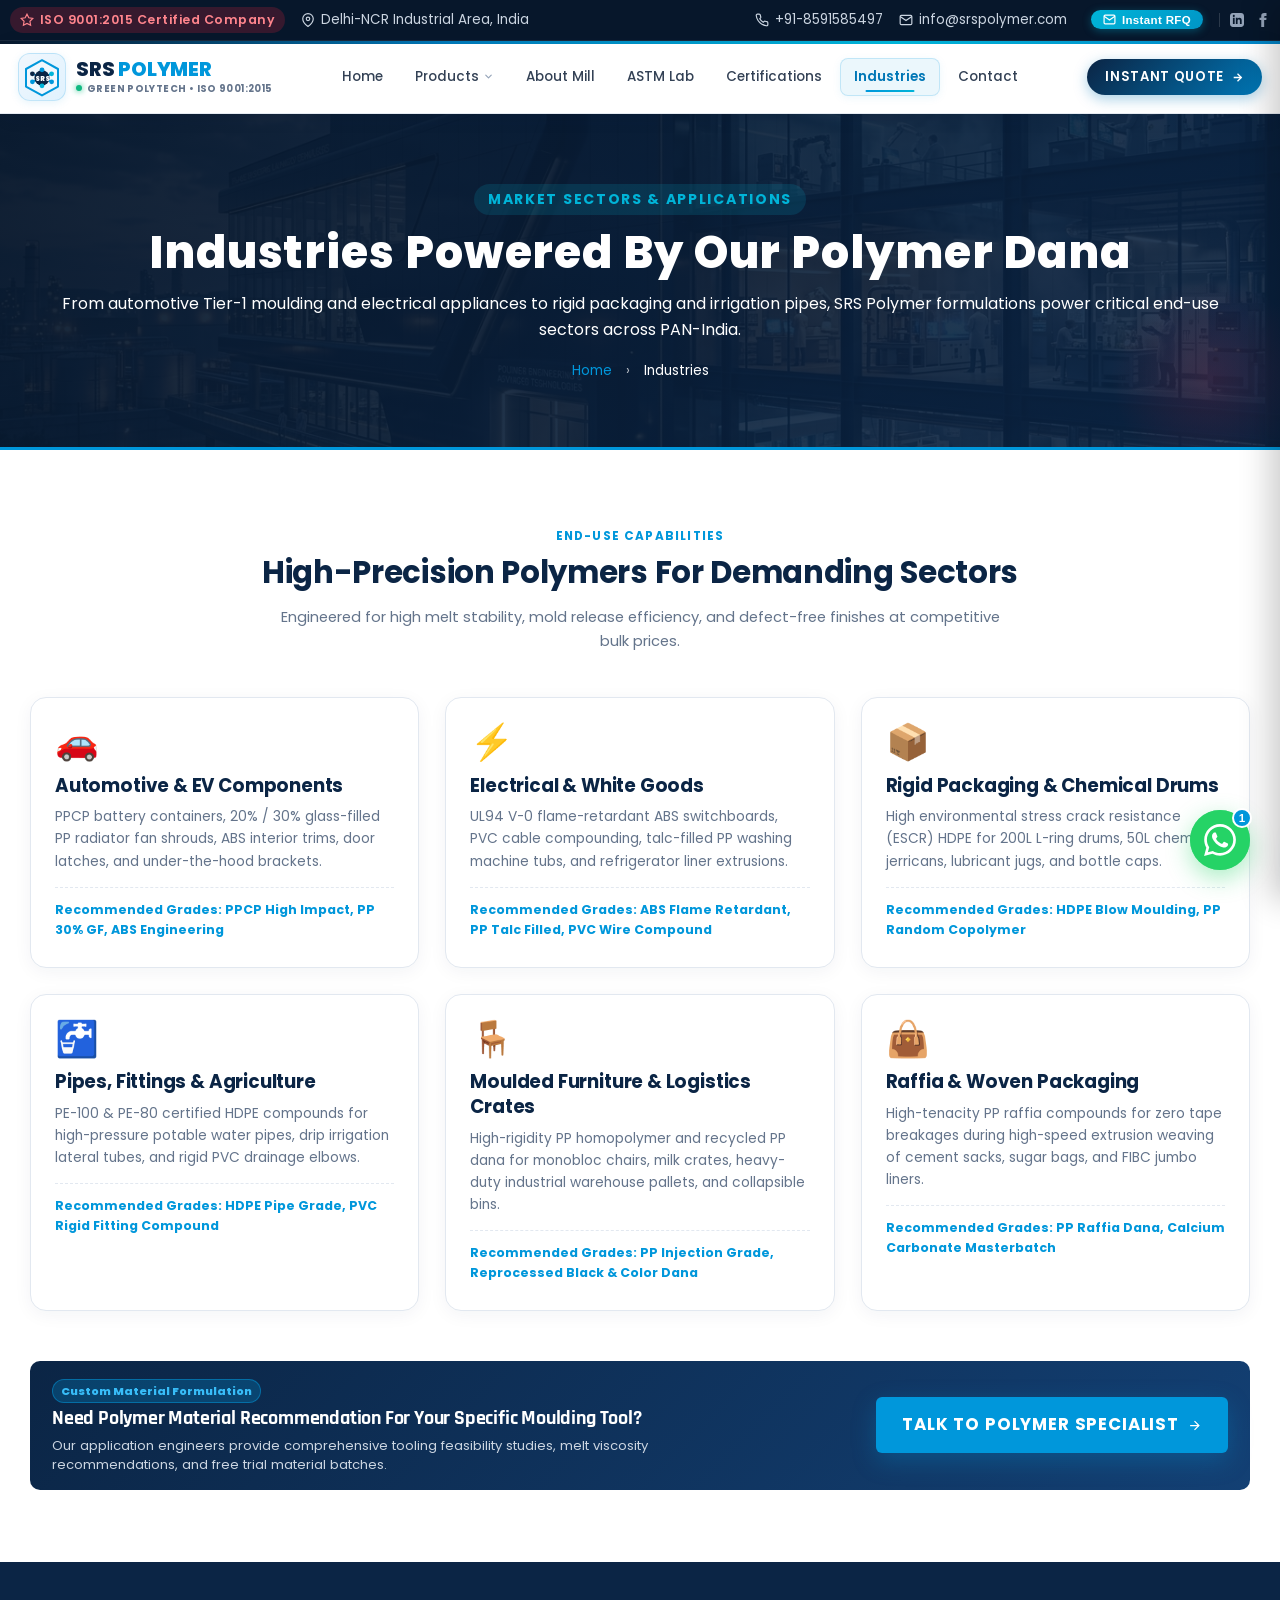
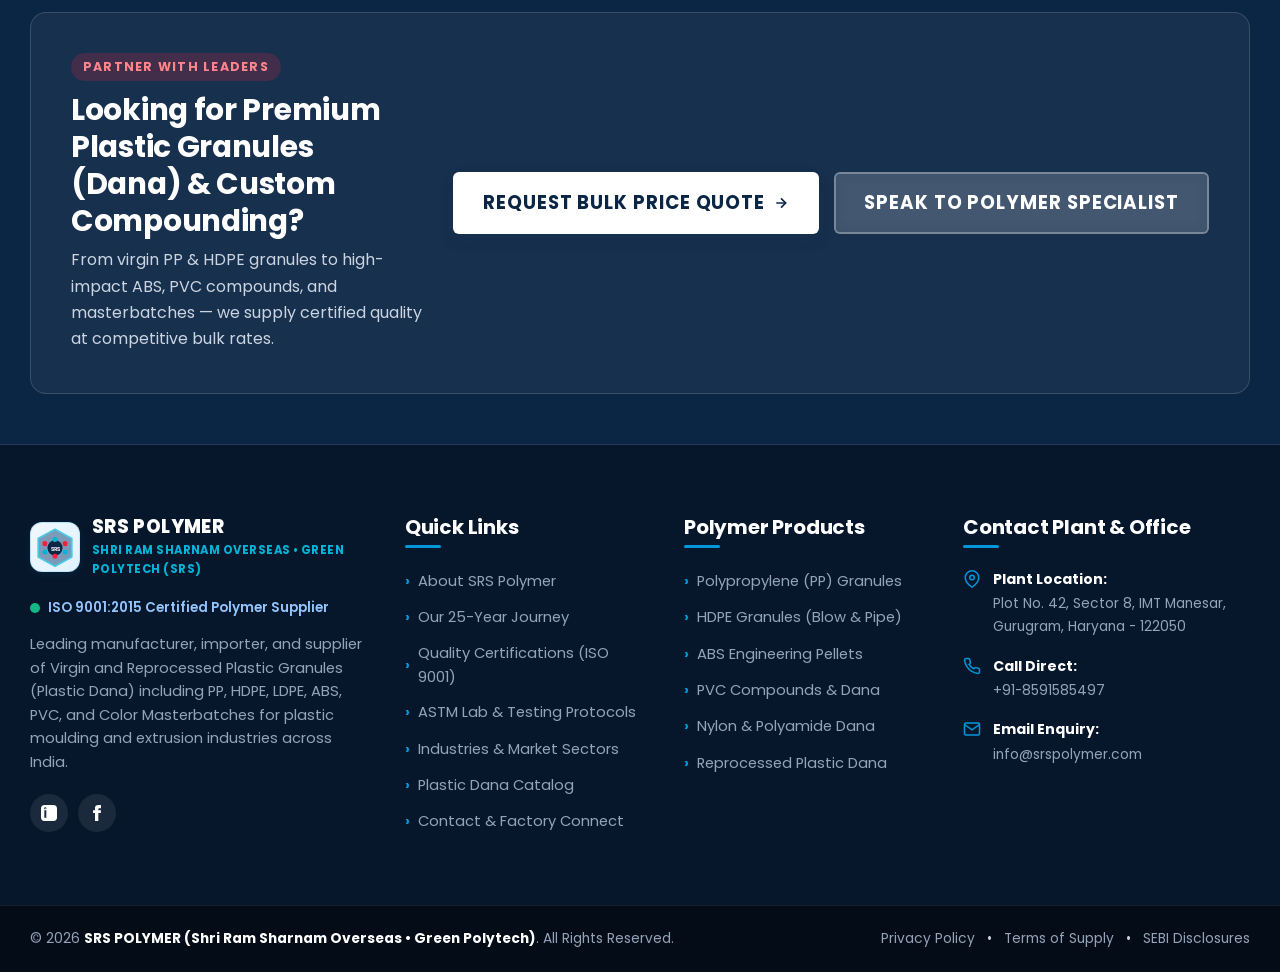
<file: industries.html>
<!doctype html>
<html lang="en">
<head>
    <meta charset="UTF-8">
    <meta name="viewport" content="width=device-width, initial-scale=1, maximum-scale=5">
            <link rel="icon" type="image/svg+xml" href="./assets/images/favicon.svg">
        <link rel="preconnect" href="https://fonts.googleapis.com">
    <link rel="preconnect" href="https://fonts.gstatic.com" crossorigin>
    <link href="https://fonts.googleapis.com/css2?family=Poppins:ital,wght@0,300;0,400;0,500;0,600;0,700;0,800;0,900;1,400;1,600&family=Rajdhani:wght@500;600;700;800&family=Inter:wght@400;500;600&display=swap" rel="stylesheet">
        <!-- Google Fonts -->
    <link rel="preconnect" href="https://fonts.googleapis.com">
    <link rel="preconnect" href="https://fonts.gstatic.com" crossorigin>
    <link href="https://fonts.googleapis.com/css2?family=Poppins:ital,wght@0,300;0,400;0,500;0,600;0,700;0,800;0,900;1,400;1,600&family=Rajdhani:wght@500;600;700;800&family=Inter:wght@400;500;600&display=swap" rel="stylesheet">
    <!-- Theme CSS -->
    <link rel="stylesheet" href="assets/css/main.css">
    <link rel="stylesheet" href="style.css">
    <style id="gp-critical-layout-override">
        html:not(.wp-toolbar) {
            width: 100% !important;
            margin: 0 !important;
            padding: 0 !important;
            background: #ffffff !important;
        }
        html.wp-toolbar {
            margin-top: 32px !important;
            background: #ffffff !important;
        }
        @media screen and (max-width: 782px) {
            html.wp-toolbar {
                margin-top: 46px !important;
            }
        }
        /* Lock WordPress Admin Bar firmly to the top of the viewport */
        body.admin-bar #wpadminbar {
            position: fixed !important;
            top: 0 !important;
            left: 0 !important;
            right: 0 !important;
            width: 100% !important;
            z-index: 999999 !important;
        }
        /* Hide WordPress logo dropdown menu in admin bar so it never blocks the theme header or logo */
        body.admin-bar #wpadminbar #wp-admin-bar-wp-logo {
            display: none !important;
        }
        body.admin-bar .gp-clean-header,
        body.admin-bar #masthead {
            top: 32px !important;
        }
        @media screen and (max-width: 782px) {
            body.admin-bar .gp-clean-header,
            body.admin-bar #masthead {
                top: 46px !important;
            }
        }
        @media screen and (max-width: 600px) {
            body.admin-bar #wpadminbar {
                position: fixed !important;
                top: 0 !important;
            }
            body.admin-bar .gp-clean-header,
            body.admin-bar #masthead {
                top: 46px !important;
            }
        }
        @media (min-width: 769px) {
            .gp-hero-slider-section {
                height: calc(100vh - 110px) !important;
                min-height: 500px !important;
                max-height: 820px !important;
            }
            .gp-hero-slider {
                height: 100% !important;
                min-height: 100% !important;
            }
            .gp-hero-slider-section .gp-hero-slide {
                height: 100% !important;
                min-height: 100% !important;
                padding: 10px 0 52px !important;
            }
            .gp-hero-slider-pagination {
                bottom: 12px !important;
            }
        }
        @media (max-height: 768px) and (min-width: 769px) {
            .gp-hero-slider-section {
                height: calc(100vh - 105px) !important;
                min-height: 480px !important;
            }
            .gp-hero-slider-section .gp-plastin-hero-title {
                font-size: clamp(1.6rem, 2.3vw, 2.2rem) !important;
                margin-bottom: 8px !important;
            }
            .gp-hero-slider-section .gp-plastin-hero-lead {
                font-size: 0.85rem !important;
                line-height: 1.45 !important;
                margin-bottom: 10px !important;
            }
            .gp-hero-spec-chips {
                margin-bottom: 12px !important;
            }
            .gp-hero-slider-section .gp-hero-slide {
                padding: 5px 0 44px !important;
            }
            .gp-hero-slider-pagination {
                bottom: 8px !important;
            }
        }
        /* Mega Dropdown for Products Menu (All 13 Polymer Grades) */
        .gp-nav-menu > li.menu-item-has-children {
            position: relative;
        }
        .gp-clean-header .main-navigation .sub-menu.gp-products-mega-menu,
        #site-navigation .sub-menu.gp-products-mega-menu,
        .gp-nav-menu .sub-menu.gp-products-mega-menu {
            position: absolute !important;
            top: 100% !important;
            left: -40px !important;
            width: 630px !important;
            max-width: 95vw !important;
            padding: 16px 20px 14px !important;
            border-radius: 14px !important;
            border-top: 3.5px solid #0097db !important;
            box-shadow: 0 22px 50px -8px rgba(11, 37, 69, 0.22), 0 4px 16px rgba(0, 0, 0, 0.05) !important;
            background: #ffffff !important;
            opacity: 0 !important;
            visibility: hidden !important;
            transform: translateY(12px) !important;
            transition: all 0.24s cubic-bezier(0.4, 0, 0.2, 1) !important;
            z-index: 9999 !important;
            pointer-events: none;
        }
        #site-navigation li.menu-item-has-children:hover > .sub-menu.gp-products-mega-menu,
        .gp-clean-header .main-navigation li:hover > .sub-menu.gp-products-mega-menu,
        .gp-nav-menu > li.menu-item-has-children:hover > .sub-menu.gp-products-mega-menu {
            opacity: 1 !important;
            visibility: visible !important;
            transform: translateY(0) !important;
            pointer-events: auto !important;
        }
        body {
            width: 100% !important;
            max-width: 100% !important;
            margin: 0 !important;
            padding: 0 !important;
            border: none !important;
            box-shadow: none !important;
            background: #ffffff !important;
        }
        #page, .site-wrapper {
            width: 100% !important;
            max-width: 100% !important;
            margin: 0 !important;
            padding: 0 !important;
            border: none !important;
            box-shadow: none !important;
            overflow-x: hidden;
        }
        .gp-topbar-inner {
            min-height: 40px;
            height: auto !important;
            padding: 4px 0 !important;
        }
        .gp-badge-iso {
            white-space: nowrap !important;
            flex-shrink: 0 !important;
        }
        .gp-topbar-item, .gp-topbar-link {
            white-space: nowrap !important;
        }
        .gp-whatsapp-widget, #gp-whatsapp-widget, .joinchat, #joinchat, .wa-chat-box, .whatsapp-chat-button {
            position: fixed !important;
            bottom: 30px !important;
            right: 30px !important;
            left: auto !important;
            z-index: 999999 !important;
        }
        .gp-wa-chatbox, #gp-wa-chatbox {
            position: absolute !important;
            bottom: 75px !important;
            right: 0 !important;
            left: auto !important;
            transform-origin: bottom right !important;
        }
        .gp-back-to-top, #gp-back-to-top {
            position: fixed !important;
            bottom: 102px !important;
            right: 36px !important;
            left: auto !important;
            width: 50px !important;
            height: 50px !important;
            background: #0b2545 !important;
            background: linear-gradient(135deg, #0b2545 0%, #134074 100%) !important;
            color: #ffffff !important;
            border: 2px solid rgba(255, 255, 255, 0.25) !important;
            border-radius: 50% !important;
            box-shadow: 0 8px 24px rgba(11, 37, 69, 0.35), 0 2px 6px rgba(0, 0, 0, 0.15) !important;
            display: flex !important;
            align-items: center !important;
            justify-content: center !important;
            cursor: pointer !important;
            z-index: 99999 !important;
            text-decoration: none !important;
        }
        .gp-back-to-top svg, #gp-back-to-top svg {
            stroke: #ffffff !important;
            width: 22px !important;
            height: 22px !important;
            display: block !important;
        }
        .gp-back-to-top:hover, #gp-back-to-top:hover {
            background: #ef233c !important;
            background: linear-gradient(135deg, #ef233c 0%, #d90429 100%) !important;
            color: #ffffff !important;
            box-shadow: 0 12px 30px rgba(239, 35, 60, 0.55) !important;
        }
        @media (max-width: 768px) {
            .gp-whatsapp-widget, #gp-whatsapp-widget, .joinchat, #joinchat {
                bottom: 20px !important;
                right: 20px !important;
                left: auto !important;
            }
            .gp-wa-chatbox, #gp-wa-chatbox {
                right: 0 !important;
                left: auto !important;
            }
            .gp-back-to-top, #gp-back-to-top {
                bottom: 90px !important;
                right: 26px !important;
            }
        }
    </style>
</head>

<body class="page page-template ">

<div id="page" class="site-wrapper">
    <a class="skip-link screen-reader-text" href="#primary">Skip to content</a>

        <!-- Top Contact & Notification Bar -->
    <div class="gp-topbar">
        <div class="gp-container gp-topbar-inner">

            <div class="gp-topbar-left">
                <span class="gp-badge-iso">
                    <svg width="14" height="14" viewBox="0 0 24 24" fill="none" stroke="currentColor" stroke-width="2"><path d="M12 2l3.09 6.26L22 9.27l-5 4.87 1.18 6.88L12 17.77l-6.18 3.25L7 14.14 2 9.27l6.91-1.01L12 2z"></path></svg>
                    ISO 9001:2015 Certified Company                </span>
                <span class="gp-topbar-item gp-hidden-mobile">
                    <svg width="14" height="14" viewBox="0 0 24 24" fill="none" stroke="currentColor" stroke-width="2"><path d="M21 10c0 7-9 13-9 13s-9-6-9-13a9 9 0 0 1 18 0z"></path><circle cx="12" cy="10" r="3"></circle></svg>
                    <span>Delhi-NCR Industrial Area, India</span>
                </span>
            </div>

            <div class="gp-topbar-right">
                <a href="tel:+918591585497" class="gp-topbar-link">
                    <svg width="14" height="14" viewBox="0 0 24 24" fill="none" stroke="currentColor" stroke-width="2"><path d="M22 16.92v3a2 2 0 0 1-2.18 2 19.79 19.79 0 0 1-8.63-3.07 19.5 19.5 0 0 1-6-6 19.79 19.79 0 0 1-3.07-8.67A2 2 0 0 1 4.11 2h3a2 2 0 0 1 2 1.72 12.84 12.84 0 0 0 .7 2.81 2 2 0 0 1-.45 2.11L8.09 9.91a16 16 0 0 0 6 6l1.27-1.27a2 2 0 0 1 2.11-.45 12.84 12.84 0 0 0 2.81.7A2 2 0 0 1 22 16.92z"></path></svg>
                    <span>+91-8591585497</span>
                </a>
                <a href="mailto:info@srspolymer.com" class="gp-topbar-link gp-hidden-mobile">
                    <svg width="14" height="14" viewBox="0 0 24 24" fill="none" stroke="currentColor" stroke-width="2"><path d="M4 4h16c1.1 0 2 .9 2 2v12c0 1.1-.9 2-2 2H4c-1.1 0-2-.9-2-2V6c0-1.1.9-2 2-2z"></path><polyline points="22,6 12,13 2,6"></polyline></svg>
                    <span>info@srspolymer.com</span>
                </a>
                <button type="button" class="gp-topbar-quick-rfq gp-rfq-modal-trigger" id="gp-topbar-rfq-btn">
                    <svg width="13" height="13" viewBox="0 0 24 24" fill="none" stroke="currentColor" stroke-width="2.2"><path d="M4 4h16c1.1 0 2 .9 2 2v12c0 1.1-.9 2-2 2H4c-1.1 0-2-.9-2-2V6c0-1.1.9-2 2-2z"></path><polyline points="22,6 12,13 2,6"></polyline></svg>
                    <span>Instant RFQ</span>
                </button>
                <div class="gp-topbar-socials gp-hidden-sm">
                                            <a href="https://in.linkedin.com/company/srs-polymer" target="_blank" rel="noopener" aria-label="LinkedIn">
                            <svg width="14" height="14" viewBox="0 0 24 24" fill="currentColor"><path d="M19 0h-14c-2.761 0-5 2.239-5 5v14c0 2.761 2.239 5 5 5h14c2.762 0 5-2.239 5-5v-14c0-2.761-2.238-5-5-5zm-11 19h-3v-11h3v11zm-1.5-12.268c-.966 0-1.75-.79-1.75-1.764s.784-1.764 1.75-1.764 1.75.79 1.75 1.764-.783 1.764-1.75 1.764zm13.5 12.268h-3v-5.604c0-3.368-4-3.113-4 0v5.604h-3v-11h3v1.765c1.396-2.586 7-2.777 7 2.476v6.759z"/></svg>
                        </a>
                                                                <a href="https://www.facebook.com/srspolymer/" target="_blank" rel="noopener" aria-label="Facebook">
                            <svg width="14" height="14" viewBox="0 0 24 24" fill="currentColor"><path d="M9 8H6v4h3v12h5V12h3.642L18 8h-4V6.333C14 5.374 14.5 5 15.5 5H18V0h-3.808C10.595 0 9 1.582 9 4.615V8z"/></svg>
                        </a>
                                    </div>
            </div>
        </div>
    </div>

    <!-- Main Navigation Header (Professional Unified Header) -->
    <header id="masthead" class="site-header gp-header gp-clean-header">
        <div class="gp-container gp-header-inner">
            <!-- Brand Logo -->
            <div class="site-branding">
                <a href="index.html" class="gp-logo-link" rel="home">
                    <div class="gp-logo-mark">
                        <svg width="40" height="40" viewBox="0 0 50 50" fill="none" xmlns="http://www.w3.org/2000/svg">
                            <polygon points="25,4 45,15 45,37 25,48 5,37 5,15" stroke="#0097db" stroke-width="2.5" fill="#f0f7fd" stroke-linejoin="round"/>
                            <line x1="25" y1="16" x2="25" y2="36" stroke="#0097db" stroke-width="2" stroke-linecap="round"/>
                            <line x1="13" y1="21" x2="37" y2="31" stroke="#0097db" stroke-width="2" stroke-linecap="round"/>
                            <line x1="13" y1="31" x2="37" y2="21" stroke="#0097db" stroke-width="2" stroke-linecap="round"/>
                            <circle cx="25" cy="26" r="9.5" fill="#0b2545"/>
                            <text x="25" y="29.5" text-anchor="middle" fill="#ffffff" font-size="8" font-weight="900" font-family="'Poppins', sans-serif">SRS</text>
                            <circle cx="25" cy="16" r="3" fill="#0097db"/>
                            <circle cx="25" cy="36" r="3" fill="#00b4d8"/>
                            <circle cx="13" cy="21" r="3" fill="#0b2545"/>
                            <circle cx="37" cy="31" r="3" fill="#0097db"/>
                            <circle cx="13" cy="31" r="3" fill="#0097db"/>
                            <circle cx="37" cy="21" r="3" fill="#00b4d8"/>
                        </svg>
                    </div>
                    <div class="gp-logo-text">
                        <span class="gp-brand-name">SRS <span class="gp-accent" style="color:#0097db;">POLYMER</span></span>
                        <span class="gp-brand-sub"><span class="gp-live-dot-sub"></span> GREEN POLYTECH • ISO 9001:2015</span>
                    </div>
                </a>
            </div>

            <!-- Main Navigation Menu (Single Row, Crisp) -->
            <nav id="site-navigation" class="main-navigation" aria-label="Main Menu">
                                <ul id="primary-menu" class="gp-nav-menu">
                    <li class="menu-item ">
                        <a href="index.html">Home</a>
                    </li>
                    <li class="menu-item menu-item-has-children ">
                        <a href="products.html">
                            Products <svg class="gp-nav-chevron" width="11" height="11" viewBox="0 0 24 24" fill="none" stroke="currentColor" stroke-width="2.5" stroke-linecap="round" stroke-linejoin="round"><path d="M6 9l6 6 6-6"/></svg>
                        </a>
                        <div class="sub-menu gp-products-mega-menu">
                            <div class="gp-mega-cols-grid">
                                <div class="gp-mega-col">
                                    <div class="gp-mega-col-head">
                                        <span>PPCP &amp; Polypropylene</span>
                                        <span class="gp-mega-col-count">6 Grades</span>
                                    </div>
                                    <ul class="gp-mega-col-list">
                                        <li><a href="product-detail/?product=ppcp-grey.html"><span class="gp-mega-dot" style="background:#0097db;"></span>PPCP Grey Granules</a></li>
                                        <li><a href="product-detail/?product=ppcp-impact.html"><span class="gp-mega-dot" style="background:#10b981;"></span>PPCP Impact Copolymer</a></li>
                                        <li><a href="product-detail/?product=ppcp-black.html"><span class="gp-mega-dot" style="background:#0b2545;"></span>PPCP Black Granules</a></li>
                                        <li><a href="product-detail/?product=pp-talc.html"><span class="gp-mega-dot" style="background:#6366f1;"></span>PP Talc Filled Granules</a></li>
                                        <li><a href="product-detail/?product=polypropylene-natural-white.html"><span class="gp-mega-dot" style="background:#0097db;"></span>PP Natural White Granules</a></li>
                                        <li><a href="product-detail/?product=polypropylene-glass-filled.html"><span class="gp-mega-dot" style="background:#059669;"></span>PP Glass Filled Granules</a></li>
                                    </ul>
                                </div>
                                <div class="gp-mega-col">
                                    <div class="gp-mega-col-head">
                                        <span>ABS, PMMA &amp; Nylon</span>
                                        <span class="gp-mega-col-count">7 Grades</span>
                                    </div>
                                    <ul class="gp-mega-col-list">
                                        <li><a href="product-detail/?product=abs-white.html"><span class="gp-mega-dot" style="background:#0891b2;"></span>ABS White Granules</a></li>
                                        <li><a href="product-detail/?product=abs-black.html"><span class="gp-mega-dot" style="background:#0f172a;"></span>ABS Black Granules</a></li>
                                        <li><a href="product-detail/?product=abs-fr-granules.html"><span class="gp-mega-dot" style="background:#ea580c;"></span>ABS FR Plastic Granules</a></li>
                                        <li><a href="product-detail/?product=red-pmma.html"><span class="gp-mega-dot" style="background:#dc2626;"></span>Red PMMA Granules</a></li>
                                        <li><a href="product-detail/?product=acrylic-granules.html"><span class="gp-mega-dot" style="background:#7c3aed;"></span>Acrylic Granules</a></li>
                                        <li><a href="product-detail/?product=nylon-black.html"><span class="gp-mega-dot" style="background:#1e293b;"></span>Nylon Black Granules</a></li>
                                        <li><a href="product-detail/?product=nylon-white.html"><span class="gp-mega-dot" style="background:#2563eb;"></span>Nylon White Granules</a></li>
                                    </ul>
                                </div>
                            </div>
                            <div class="gp-mega-footer-bar">
                                <a href="products.html">
                                    <span>Explore All 13 Polymer Grades &amp; Lab Specs</span>
                                    <svg width="14" height="14" viewBox="0 0 24 24" fill="none" stroke="currentColor" stroke-width="2.5"><polyline points="9 18 15 12 9 6"></polyline></svg>
                                </a>
                            </div>
                        </div>
                    </li>
                    <li class="menu-item ">
                        <a href="about.html">About Mill</a>
                    </li>
                    <li class="menu-item ">
                        <a href="testing.html">ASTM Lab</a>
                    </li>
                    <li class="menu-item ">
                        <a href="certificates.html">Certifications</a>
                    </li>
                    <li class="menu-item current-menu-item">
                        <a href="industries.html">Industries</a>
                    </li>
                    <li class="menu-item ">
                        <a href="contact.html">Contact</a>
                    </li>
                </ul>
                            </nav>

            <!-- Header Right CTAs (Phone & RFQ Button) -->
            <div class="gp-header-actions">
                <a href="tel:+918591585497" class="gp-header-phone-quick gp-hidden-mobile" title="Call Mill Sales Desk">
                    <div class="gp-hp-icon">
                        <svg width="15" height="15" viewBox="0 0 24 24" fill="none" stroke="currentColor" stroke-width="2.2"><path d="M22 16.92v3a2 2 0 0 1-2.18 2 19.79 19.79 0 0 1-8.63-3.07 19.5 19.5 0 0 1-6-6 19.79 19.79 0 0 1-3.07-8.67A2 2 0 0 1 4.11 2h3a2 2 0 0 1 2 1.72 12.84 12.84 0 0 0 .7 2.81 2 2 0 0 1-.45 2.11L8.09 9.91a16 16 0 0 0 6 6l1.27-1.27a2 2 0 0 1 2.11-.45 12.84 12.84 0 0 0 2.81.7A2 2 0 0 1 22 16.92z"></path></svg>
                        <span class="gp-hp-pulse"></span>
                    </div>
                    <div class="gp-hp-details">
                        <span class="gp-hp-lbl">Mill Sales Desk</span>
                        <strong class="gp-hp-val">+91-8591585497</strong>
                    </div>
                </a>

                <button type="button" class="gp-btn gp-btn-header-rfq gp-rfq-modal-trigger" id="gp-header-rfq-btn">
                    <span>Instant Quote</span>
                    <svg width="13" height="13" viewBox="0 0 24 24" fill="none" stroke="currentColor" stroke-width="2.5"><line x1="5" y1="12" x2="19" y2="12"></line><polyline points="12 5 19 12 12 19"></polyline></svg>
                </button>

                <!-- Mobile Menu Hamburger Button -->
                <button class="gp-menu-toggle" id="gp-menu-toggle" aria-controls="primary-menu" aria-expanded="false" aria-label="Toggle Navigation">
                    <span class="gp-hamburger-bar"></span>
                    <span class="gp-hamburger-bar"></span>
                    <span class="gp-hamburger-bar"></span>
                </button>
            </div>
        </div>
    </header>

    <!-- Mobile Drawer Navigation -->
    <div class="gp-mobile-drawer" id="gp-mobile-drawer">
        <div class="gp-drawer-header">
            <div class="gp-logo-text">
                <span class="gp-brand-name">SRS &bull; SRS POLYMER</span>
                <span class="gp-brand-sub">Shri Ram Sharnam Overseas • Green Polytech</span>
            </div>
            <button class="gp-drawer-close" id="gp-drawer-close" aria-label="Close Navigation">✕</button>
        </div>
        <div class="gp-drawer-content" id="gp-drawer-content">
            <!-- Injected dynamically via JS or WP Menu -->
        </div>
        <div class="gp-drawer-footer">
            <a href="tel:+918591585497" class="gp-btn gp-btn-outline gp-btn-full">
                <svg width="15" height="15" viewBox="0 0 24 24" fill="none" stroke="currentColor" stroke-width="2" stroke-linecap="round" stroke-linejoin="round" style="margin-right: 6px; vertical-align: middle;"><path d="M22 16.92v3a2 2 0 0 1-2.18 2 19.79 19.79 0 0 1-8.63-3.07 19.5 19.5 0 0 1-6-6 19.79 19.79 0 0 1-3.07-8.67A2 2 0 0 1 4.11 2h3a2 2 0 0 1 2 1.72 12.84 12.84 0 0 0 .7 2.81 2 2 0 0 1-.45 2.11L8.09 9.91a16 16 0 0 0 6 6l1.27-1.27a2 2 0 0 1 2.11-.45 12.84 12.84 0 0 0 2.81.7A2 2 0 0 1 22 16.92z"></path></svg>
                <span>+91-8591585497</span>
            </a>
            <a href="#contact" class="gp-btn gp-btn-primary gp-btn-full" style="margin-top: 10px;">
                Request a Quote            </a>
        </div>
    </div>
    <div class="gp-drawer-backdrop" id="gp-drawer-backdrop"></div>
    
    <div id="content" class="site-content">


<main id="primary" class="site-main gp-industries-page">

    <!-- ========================================================================= -->
    <!-- 1. HERO BANNER                                                            -->
    <!-- ========================================================================= -->
    <section class="gp-page-banner">
        <div class="gp-container">
            <div class="gp-page-banner-content">
                <span class="gp-sub-tag">MARKET SECTORS &amp; APPLICATIONS</span>
                <h1 class="gp-page-title">Industries Powered By Our Polymer Dana</h1>
                <p class="gp-page-banner-desc">
                    From automotive Tier-1 moulding and electrical appliances to rigid packaging and irrigation pipes, SRS Polymer formulations power critical end-use sectors across PAN-India.                </p>
                <nav class="gp-breadcrumbs" aria-label="Breadcrumb" style="margin-top: 15px; font-size: 0.85rem; color: rgba(255,255,255,0.7);"><a href="index.html" style="color: #0097db; text-decoration: none;">Home</a> <span style="margin: 0 6px;">›</span> <span style="color: #ffffff;">Industries</span></nav>            </div>
        </div>
    </section>

    <!-- ========================================================================= -->
    <!-- 2. INDUSTRIES MATRIX                                                      -->
    <!-- ========================================================================= -->
    <section class="gp-section gp-section-plastin-industries" id="market-sectors">
        <div class="gp-container">
            
            <div class="gp-section-header-plastin gp-sh-center">
                <span class="gp-section-kicker">END-USE CAPABILITIES</span>
                <h2 class="gp-section-title-clean">High-Precision Polymers For Demanding Sectors</h2>
                <p class="gp-section-sub-clean gp-sub-center">
                    Engineered for high melt stability, mold release efficiency, and defect-free finishes at competitive bulk prices.                </p>
            </div>

            <div class="gp-plastin-ind-grid" style="margin-top: 36px;">
                
                <div class="gp-pind-card">
                    <div class="gp-pind-icon">🚗</div>
                    <h3 class="gp-pind-title">Automotive &amp; EV Components</h3>
                    <p class="gp-pind-desc">PPCP battery containers, 20% / 30% glass-filled PP radiator fan shrouds, ABS interior trims, door latches, and under-the-hood brackets.</p>
                    <span class="gp-pind-grades">Recommended Grades: PPCP High Impact, PP 30% GF, ABS Engineering</span>
                </div>

                <div class="gp-pind-card">
                    <div class="gp-pind-icon">⚡</div>
                    <h3 class="gp-pind-title">Electrical &amp; White Goods</h3>
                    <p class="gp-pind-desc">UL94 V-0 flame-retardant ABS switchboards, PVC cable compounding, talc-filled PP washing machine tubs, and refrigerator liner extrusions.</p>
                    <span class="gp-pind-grades">Recommended Grades: ABS Flame Retardant, PP Talc Filled, PVC Wire Compound</span>
                </div>

                <div class="gp-pind-card">
                    <div class="gp-pind-icon">📦</div>
                    <h3 class="gp-pind-title">Rigid Packaging &amp; Chemical Drums</h3>
                    <p class="gp-pind-desc">High environmental stress crack resistance (ESCR) HDPE for 200L L-ring drums, 50L chemical jerricans, lubricant jugs, and bottle caps.</p>
                    <span class="gp-pind-grades">Recommended Grades: HDPE Blow Moulding, PP Random Copolymer</span>
                </div>

                <div class="gp-pind-card">
                    <div class="gp-pind-icon">🚰</div>
                    <h3 class="gp-pind-title">Pipes, Fittings &amp; Agriculture</h3>
                    <p class="gp-pind-desc">PE-100 &amp; PE-80 certified HDPE compounds for high-pressure potable water pipes, drip irrigation lateral tubes, and rigid PVC drainage elbows.</p>
                    <span class="gp-pind-grades">Recommended Grades: HDPE Pipe Grade, PVC Rigid Fitting Compound</span>
                </div>

                <div class="gp-pind-card">
                    <div class="gp-pind-icon">🪑</div>
                    <h3 class="gp-pind-title">Moulded Furniture &amp; Logistics Crates</h3>
                    <p class="gp-pind-desc">High-rigidity PP homopolymer and recycled PP dana for monobloc chairs, milk crates, heavy-duty industrial warehouse pallets, and collapsible bins.</p>
                    <span class="gp-pind-grades">Recommended Grades: PP Injection Grade, Reprocessed Black & Color Dana</span>
                </div>

                <div class="gp-pind-card">
                    <div class="gp-pind-icon">👜</div>
                    <h3 class="gp-pind-title">Raffia &amp; Woven Packaging</h3>
                    <p class="gp-pind-desc">High-tenacity PP raffia compounds for zero tape breakages during high-speed extrusion weaving of cement sacks, sugar bags, and FIBC jumbo liners.</p>
                    <span class="gp-pind-grades">Recommended Grades: PP Raffia Dana, Calcium Carbonate Masterbatch</span>
                </div>

            </div>

            <!-- Material Selection Help Box -->
            <div class="gp-custom-compounding-box" style="margin-top: 50px;">
                <div class="gp-cc-content">
                    <span class="gp-cc-pill">Custom Material Formulation</span>
                    <h3 class="gp-cc-title">Need Polymer Material Recommendation For Your Specific Moulding Tool?</h3>
                    <p class="gp-cc-desc">Our application engineers provide comprehensive tooling feasibility studies, melt viscosity recommendations, and free trial material batches.</p>
                </div>
                <div class="gp-cc-actions">
                    <a href="contact.html" class="gp-btn gp-btn-primary gp-rfq-modal-trigger" data-product="Application Consulting">
                        <span>Talk to Polymer Specialist</span>
                        <svg width="15" height="15" viewBox="0 0 24 24" fill="none" stroke="currentColor" stroke-width="2"><line x1="5" y1="12" x2="19" y2="12"></line><polyline points="12 5 19 12 12 19"></polyline></svg>
                    </a>
                </div>
            </div>

        </div>
    </section>

</main>


    </div><!-- #content -->

        <!-- Industrial CTA Banner before footer -->
    <section class="gp-cta-strip">

        <div class="gp-container">
            <div class="gp-cta-strip-card">
                <div class="gp-cta-strip-text">
                    <span class="gp-tag-pill">PARTNER WITH LEADERS</span>
                    <h3>Looking for Premium Plastic Granules (Dana) &amp; Custom Compounding?</h3>
                    <p>From virgin PP &amp; HDPE granules to high-impact ABS, PVC compounds, and masterbatches — we supply certified quality at competitive bulk rates.</p>
                </div>
                <div class="gp-cta-strip-actions">
                    <a href="contact.html" class="gp-btn gp-btn-light gp-btn-lg">
                        <span>Request Bulk Price Quote</span>
                        <svg width="16" height="16" viewBox="0 0 24 24" fill="none" stroke="currentColor" stroke-width="2.5"><line x1="5" y1="12" x2="19" y2="12"></line><polyline points="12 5 19 12 12 19"></polyline></svg>
                    </a>
                    <a href="tel:918591585497" class="gp-btn gp-btn-glass gp-btn-lg">
                        <span>Speak to Polymer Specialist</span>
                    </a>
                </div>
            </div>
        </div>
    </section>

    <!-- Main Site Footer -->
    <footer id="colophon" class="site-footer gp-footer">
        <div class="gp-container gp-footer-widgets">
            <div class="gp-footer-grid">
                <!-- Col 1: Bio & Cert -->
                <div class="gp-footer-col gp-footer-col-1">
                    <div class="gp-footer-brand">
                        <div class="gp-logo-mark">
                            <svg width="42" height="42" viewBox="0 0 50 50" fill="none" xmlns="http://www.w3.org/2000/svg">
                                <polygon points="25,4 45,15 45,37 25,48 5,37 5,15" stroke="#48cae4" stroke-width="2" fill="rgba(19, 64, 116, 0.5)" stroke-linejoin="round"/>
                                <line x1="25" y1="16" x2="25" y2="36" stroke="#48cae4" stroke-width="1.8" stroke-linecap="round"/>
                                <line x1="13" y1="21" x2="37" y2="31" stroke="#48cae4" stroke-width="1.8" stroke-linecap="round"/>
                                <line x1="13" y1="31" x2="37" y2="21" stroke="#48cae4" stroke-width="1.8" stroke-linecap="round"/>
                                <circle cx="25" cy="26" r="9" fill="var(--gp-primary)"/>
                                <text x="25" y="29.5" text-anchor="middle" fill="#ffffff" font-size="7.5" font-weight="900" font-family="'Rajdhani', sans-serif">SRS</text>
                                <circle cx="25" cy="16" r="3" fill="#00b4d8"/>
                                <circle cx="25" cy="36" r="3" fill="#ef233c"/>
                                <circle cx="13" cy="21" r="3" fill="#ef233c"/>
                                <circle cx="37" cy="31" r="3" fill="#00b4d8"/>
                                <circle cx="13" cy="31" r="3" fill="#00b4d8"/>
                                <circle cx="37" cy="21" r="3" fill="#ef233c"/>
                            </svg>
                        </div>
                        <div class="gp-footer-brand-text">
                            <h3 class="gp-footer-company" style="margin: 0; font-size: 1.15rem; font-weight: 800; line-height: 1.25; color: #ffffff;">SRS POLYMER</h3>
                            <span class="gp-footer-company-sub" style="display: block; font-size: 0.72rem; font-weight: 700; color: var(--gp-accent-cyan); letter-spacing: 0.04em; margin-top: 3px; text-transform: uppercase;">Shri Ram Sharnam Overseas • Green Polytech (SRS)</span>
                        </div>
                    </div>
                    <p class="gp-footer-cert-badge">
                        <span class="gp-pulse-dot"></span> ISO 9001:2015 Certified Polymer Supplier                    </p>
                    <p class="gp-footer-desc">
                        Leading manufacturer, importer, and supplier of Virgin and Reprocessed Plastic Granules (Plastic Dana) including PP, HDPE, LDPE, ABS, PVC, and Color Masterbatches for plastic moulding and extrusion industries across India.                    </p>
                    <div class="gp-footer-socials">
                                                    <a href="https://in.linkedin.com/company/srs-polymer" target="_blank" rel="noopener" aria-label="LinkedIn" class="gp-social-circle">
                                <svg width="16" height="16" viewBox="0 0 24 24" fill="currentColor"><path d="M19 0h-14c-2.761 0-5 2.239-5 5v14c0 2.761 2.239 5 5 5h14c2.762 0 5-2.239 5-5v-14c0-2.761-2.238-5-5-5zm-11 19h-3v-11h3v11zm-1.5-12.268c-.966 0-1.75-.79-1.75-1.764s.784-1.764 1.75-1.764 1.75.79 1.75 1.764-.783 1.75-1.764-1.75 1.764zm13.5 12.268h-3v-5.604c0-3.368-4-3.113-4 0v5.604h-3v-11h3v1.765c1.396-2.586 7-2.777 7 2.476v6.759z"/></svg>
                            </a>
                                                                            <a href="https://www.facebook.com/srspolymer/" target="_blank" rel="noopener" aria-label="Facebook" class="gp-social-circle">
                                <svg width="16" height="16" viewBox="0 0 24 24" fill="currentColor"><path d="M9 8H6v4h3v12h5V12h3.642L18 8h-4V6.333C14 5.374 14.5 5 15.5 5H18V0h-3.808C10.595 0 9 1.582 9 4.615V8z"/></svg>
                            </a>
                                            </div>
                </div>

                <!-- Col 2: Useful Links -->
                <div class="gp-footer-col gp-footer-col-2">
                    <h4 class="gp-footer-heading">Quick Links</h4>
                    <ul class="gp-footer-links">
                        <li><a href="about.html"><span class="gp-arrow">›</span> About SRS Polymer</a></li>
                        <li><a href="about.html#vision"><span class="gp-arrow">›</span> Our 25-Year Journey</a></li>
                        <li><a href="certificates.html"><span class="gp-arrow">›</span> Quality Certifications (ISO 9001)</a></li>
                        <li><a href="testing.html"><span class="gp-arrow">›</span> ASTM Lab &amp; Testing Protocols</a></li>
                        <li><a href="industries.html"><span class="gp-arrow">›</span> Industries &amp; Market Sectors</a></li>
                        <li><a href="products.html"><span class="gp-arrow">›</span> Plastic Dana Catalog</a></li>
                        <li><a href="contact.html"><span class="gp-arrow">›</span> Contact &amp; Factory Connect</a></li>
                    </ul>
                </div>

                <!-- Col 3: Products Offered -->
                <div class="gp-footer-col gp-footer-col-3">
                    <h4 class="gp-footer-heading">Polymer Products</h4>
                    <ul class="gp-footer-links">
                        <li><a href="products.html#pp"><span class="gp-arrow">›</span> Polypropylene (PP) Granules</a></li>
                        <li><a href="products.html#hdpe"><span class="gp-arrow">›</span> HDPE Granules (Blow &amp; Pipe)</a></li>
                        <li><a href="products.html#abs"><span class="gp-arrow">›</span> ABS Engineering Pellets</a></li>
                        <li><a href="products.html#pvc"><span class="gp-arrow">›</span> PVC Compounds &amp; Dana</a></li>
                        <li><a href="products.html#nylon"><span class="gp-arrow">›</span> Nylon &amp; Polyamide Dana</a></li>
                        <li><a href="products.html"><span class="gp-arrow">›</span> Reprocessed Plastic Dana</a></li>
                    </ul>
                </div>

                <!-- Col 4: Contact Us -->
                <div class="gp-footer-col gp-footer-col-4">
                    <h4 class="gp-footer-heading">Contact Plant &amp; Office</h4>
                    <div class="gp-footer-contact-item">
                        <div class="gp-contact-icon">
                            <svg width="18" height="18" viewBox="0 0 24 24" fill="none" stroke="currentColor" stroke-width="2"><path d="M21 10c0 7-9 13-9 13s-9-6-9-13a9 9 0 0 1 18 0z"></path><circle cx="12" cy="10" r="3"></circle></svg>
                        </div>
                        <div class="gp-contact-text">
                            <strong>Plant Location:</strong>
                            <p>Plot No. 42, Sector 8, IMT Manesar, Gurugram, Haryana - 122050</p>
                        </div>
                    </div>

                    <div class="gp-footer-contact-item">
                        <div class="gp-contact-icon">
                            <svg width="18" height="18" viewBox="0 0 24 24" fill="none" stroke="currentColor" stroke-width="2"><path d="M22 16.92v3a2 2 0 0 1-2.18 2 19.79 19.79 0 0 1-8.63-3.07 19.5 19.5 0 0 1-6-6 19.79 19.79 0 0 1-3.07-8.67A2 2 0 0 1 4.11 2h3a2 2 0 0 1 2 1.72 12.84 12.84 0 0 0 .7 2.81 2 2 0 0 1-.45 2.11L8.09 9.91a16 16 0 0 0 6 6l1.27-1.27a2 2 0 0 1 2.11-.45 12.84 12.84 0 0 0 2.81.7A2 2 0 0 1 22 16.92z"></path></svg>
                        </div>
                        <div class="gp-contact-text">
                            <strong>Call Direct:</strong>
                            <p><a href="tel:918591585497">+91-8591585497</a></p>
                        </div>
                    </div>

                    <div class="gp-footer-contact-item">
                        <div class="gp-contact-icon">
                            <svg width="18" height="18" viewBox="0 0 24 24" fill="none" stroke="currentColor" stroke-width="2"><path d="M4 4h16c1.1 0 2 .9 2 2v12c0 1.1-.9 2-2 2H4c-1.1 0-2-.9-2-2V6c0-1.1.9-2 2-2z"></path><polyline points="22,6 12,13 2,6"></polyline></svg>
                        </div>
                        <div class="gp-contact-text">
                            <strong>Email Enquiry:</strong>
                            <p><a href="mailto:info@srspolymer.com">info@srspolymer.com</a></p>
                        </div>
                    </div>
                </div>
            </div>
        </div>

        <!-- Copyright Bar -->
        <div class="gp-footer-bottom">
            <div class="gp-container gp-footer-bottom-inner">
                <p class="gp-copyright-text">
                    &copy; 2026 <strong>SRS POLYMER (Shri Ram Sharnam Overseas • Green Polytech)</strong>. All Rights Reserved.                </p>
                <div class="gp-footer-bottom-links">
                    <a href="#investors">Privacy Policy</a>
                    <span class="sep">•</span>
                    <a href="#investors">Terms of Supply</a>
                    <span class="sep">•</span>
                    <a href="#investors">SEBI Disclosures</a>
                </div>
            </div>
        </div>
    </footer>
    
    <!-- Floating WhatsApp Widget (matching Jyoti Joinchat) -->
        <div class="gp-whatsapp-widget" id="gp-whatsapp-widget" style="position: fixed !important; bottom: 30px !important; right: 30px !important; left: auto !important; z-index: 99999 !important;">
        <!-- Chat Popup Box -->
        <div class="gp-wa-chatbox" id="gp-wa-chatbox" style="position: absolute !important; bottom: 75px !important; right: 0 !important; left: auto !important; transform-origin: bottom right !important;">
            <div class="gp-wa-header">
                <div class="gp-wa-avatar">
                    <div class="gp-wa-avatar-img">SP</div>
                    <span class="gp-wa-status-dot"></span>
                </div>
                <div class="gp-wa-info">
                    <h4>SRS Polymer</h4>
                    <span>Typically replies within minutes</span>
                </div>
                <button class="gp-wa-close" id="gp-wa-close" aria-label="Close WhatsApp Dialog">✕</button>
            </div>
            <div class="gp-wa-body">
                <div class="gp-wa-msg-bubble">
                    <p>Hello 👋 How can we help you today?</p>
                    <p class="gp-wa-sub">Ask about today’s rates for PP Granules, HDPE Dana, ABS Engineering Pellets, or Masterbatches.</p>
                    <span class="gp-wa-time">10:10</span>
                </div>
            </div>
            <div class="gp-wa-footer">
                <a href="https://api.whatsapp.com/send?phone=918591585497&text=Hi%20SRS%20Polymer%21%20I%20need%20price%20and%20availability%20for%20Plastic%20Granules%20%28Dana%29." target="_blank" rel="noopener" class="gp-btn-wa-send">
                    <svg width="20" height="20" viewBox="0 0 24 24" fill="currentColor"><path d="M.057 24l1.687-6.163c-1.041-1.804-1.588-3.849-1.587-5.946.003-6.556 5.338-11.891 11.893-11.891 3.181.001 6.167 1.24 8.413 3.488 2.245 2.248 3.481 5.236 3.48 8.414-.003 6.557-5.338 11.892-11.893 11.892-1.99-.001-3.951-.5-5.688-1.448l-6.305 1.654zm6.597-3.807c1.676.995 3.276 1.591 5.392 1.592 5.448 0 9.886-4.434 9.889-9.885.002-5.462-4.415-9.89-9.881-9.892-5.452 0-9.887 4.434-9.889 9.884-.001 2.225.651 3.891 1.746 5.634l-.999 3.648 3.742-.981zm11.387-5.464c-.074-.124-.272-.198-.57-.347-.297-.149-1.758-.868-2.031-.967-.272-.099-.47-.149-.669.149-.198.297-.768.967-.941 1.165-.173.198-.347.223-.644.074-.297-.149-1.255-.462-2.39-1.475-.883-.788-1.48-1.761-1.653-2.059-.173-.297-.018-.458.13-.606.134-.133.297-.347.446-.521.151-.172.2-.296.3-.495.099-.198.05-.372-.025-.521-.075-.148-.669-1.611-.916-2.206-.242-.579-.487-.501-.669-.51l-.57-.01c-.198 0-.52.074-.792.372s-1.04 1.016-1.04 2.479 1.065 2.876 1.213 3.074c.149.198 2.095 3.2 5.076 4.487.709.306 1.263.489 1.694.626.712.226 1.36.194 1.872.118.571-.085 1.758-.719 2.006-1.413.248-.695.248-1.29.173-1.414z"/></svg>
                    <span>Open Chat on WhatsApp</span>
                </a>
            </div>
        </div>

        <!-- Trigger Button -->
        <button class="gp-wa-trigger" id="gp-wa-trigger" aria-label="Chat with us on WhatsApp">
            <span class="gp-wa-pulse"></span>
            <svg width="32" height="32" viewBox="0 0 24 24" fill="#ffffff"><path d="M.057 24l1.687-6.163c-1.041-1.804-1.588-3.849-1.587-5.946.003-6.556 5.338-11.891 11.893-11.891 3.181.001 6.167 1.24 8.413 3.488 2.245 2.248 3.481 5.236 3.48 8.414-.003 6.557-5.338 11.892-11.893 11.892-1.99-.001-3.951-.5-5.688-1.448l-6.305 1.654zm6.597-3.807c1.676.995 3.276 1.591 5.392 1.592 5.448 0 9.886-4.434 9.889-9.885.002-5.462-4.415-9.89-9.881-9.892-5.452 0-9.887 4.434-9.889 9.884-.001 2.225.651 3.891 1.746 5.634l-.999 3.648 3.742-.981zm11.387-5.464c-.074-.124-.272-.198-.57-.347-.297-.149-1.758-.868-2.031-.967-.272-.099-.47-.149-.669.149-.198.297-.768.967-.941 1.165-.173.198-.347.223-.644.074-.297-.149-1.255-.462-2.39-1.475-.883-.788-1.48-1.761-1.653-2.059-.173-.297-.018-.458.13-.606.134-.133.297-.347.446-.521.151-.172.2-.296.3-.495.099-.198.05-.372-.025-.521-.075-.148-.669-1.611-.916-2.206-.242-.579-.487-.501-.669-.51l-.57-.01c-.198 0-.52.074-.792.372s-1.04 1.016-1.04 2.479 1.065 2.876 1.213 3.074c.149.198 2.095 3.2 5.076 4.487.709.306 1.263.489 1.694.626.712.226 1.36.194 1.872.118.571-.085 1.758-.719 2.006-1.413.248-.695.248-1.29.173-1.414z"/></svg>
            <span class="gp-wa-badge-notify">1</span>
        </button>
    </div>
    
    <!-- Back to Top Button -->
    <button id="gp-back-to-top" class="gp-back-to-top" style="bottom: 102px !important; right: 36px !important; left: auto !important; background: linear-gradient(135deg, #0b2545 0%, #134074 100%) !important; color: #ffffff !important;" aria-label="Back to top">
        <svg width="22" height="22" viewBox="0 0 24 24" fill="none" stroke="#ffffff" stroke-width="2.8"><polyline points="18 15 12 9 6 15"></polyline></svg>
    </button>

    <!-- Quick RFQ Modal Dialog -->
    <div class="gp-modal" id="gp-rfq-modal" aria-hidden="true" role="dialog" aria-labelledby="gp-rfq-modal-title">
        <div class="gp-modal-dialog">
            <button class="gp-modal-close" id="gp-rfq-modal-close" aria-label="Close">
                <svg width="18" height="18" viewBox="0 0 24 24" fill="none" stroke="currentColor" stroke-width="2.4" stroke-linecap="round" stroke-linejoin="round"><line x1="18" y1="6" x2="6" y2="18"></line><line x1="6" y1="6" x2="18" y2="18"></line></svg>
            </button>
            <div class="gp-modal-header">
                <div class="gp-rfq-badge"><span class="gp-rfq-dot"></span> B2B BULK RFQ DESK</div>
                <h3 id="gp-rfq-modal-title">Request a Custom Quotation</h3>
                <p>Direct line to our technical polymer sales team for bulk granules &amp; compounding.</p>
            </div>
            <form class="gp-modal-form gp-ajax-rfq-form">
                <input type="hidden" name="action" value="gp_submit_contact">
                <div class="gp-form-row">
                    <div class="gp-form-group">
                        <label>Full Name *</label>
                        <input type="text" name="fullname" required placeholder="e.g. Rajesh Sharma">
                    </div>
                    <div class="gp-form-group">
                        <label>Company Name</label>
                        <input type="text" name="company" placeholder="e.g. Apex Polymer Moulding Ltd">
                    </div>
                </div>
                <div class="gp-form-row">
                    <div class="gp-form-group">
                        <label>Email Address *</label>
                        <input type="email" name="email" required placeholder="rajesh@apexpolymers.com">
                    </div>
                    <div class="gp-form-group">
                        <label>Mobile / WhatsApp *</label>
                        <input type="tel" name="phone" required placeholder="+91 98765 43210">
                    </div>
                </div>
                <div class="gp-form-row">
                    <div class="gp-form-group">
                        <label>Product of Interest</label>
                        <input type="text" name="product" id="gp-modal-product-field" placeholder="e.g. PPCP Impact Copolymer / ABS Black">
                    </div>
                    <div class="gp-form-group">
                        <label>Estimated Quantity</label>
                        <input type="text" name="quantity" placeholder="e.g. 5 MT (5,000 kg) / 200 Bags">
                    </div>
                </div>
                <div class="gp-form-group gp-form-group-msg">
                    <label>Detailed Requirements / Specifications</label>
                    <textarea name="message" rows="2" placeholder="e.g. Target MFI (8-14), required color/shade, application (Battery Box / Crate), delivery location..."></textarea>
                </div>
                <div class="gp-form-feedback"></div>
                <button type="submit" class="gp-btn gp-btn-primary gp-btn-full gp-btn-submit gp-rfq-submit-btn">
                    <span>Submit Request to Polymer Specialists</span>
                    <svg width="15" height="15" viewBox="0 0 24 24" fill="none" stroke="currentColor" stroke-width="2.5"><line x1="5" y1="12" x2="19" y2="12"></line><polyline points="12 5 19 12 12 19"></polyline></svg>
                </button>
                <div class="gp-rfq-footer-notes">
                    <span class="gp-rfq-note-item">
                        <svg width="13" height="13" viewBox="0 0 24 24" fill="none" stroke="#0097db" stroke-width="2.5"><path d="M12 22s8-4 8-10V5l-8-3-8 3v7c0 6 8 10 8 10z"></path></svg>
                        ISO 9001:2015 &amp; RoHS Certified Materials
                    </span>
                    <a href="https://wa.me/918591585497?text=Hi%20SRS%20Polymer,%20I%20need%20an%20urgent%20price%20quote%20for%20Plastic%20Granules." target="_blank" rel="noopener" class="gp-rfq-wa-direct">
                        <svg width="13" height="13" viewBox="0 0 24 24" fill="#25D366"><path d="M.057 24l1.687-6.163c-1.041-1.804-1.588-3.849-1.587-5.946.003-6.556 5.338-11.891 11.893-11.891 3.181.001 6.167 1.24 8.413 3.488 2.245 2.248 3.481 5.236 3.48 8.414-.003 6.557-5.338 11.892-11.893 11.892-1.99-.001-3.951-.5-5.688-1.448l-6.305 1.654zm6.597-3.807c1.676.995 3.276 1.591 5.392 1.592 5.448 0 9.886-4.434 9.889-9.885.002-5.462-4.415-9.89-9.881-9.892-5.452 0-9.887 4.434-9.889 9.884-.001 2.225.651 3.891 1.746 5.634l-.999 3.648 3.742-.981zm11.387-5.464c-.074-.124-.272-.198-.57-.347-.297-.149-1.758-.868-2.031-.967-.272-.099-.47-.149-.669.149-.198.297-.768.967-.941 1.165-.173.198-.347.223-.644.074-.297-.149-1.255-.462-2.39-1.475-.883-.788-1.48-1.761-1.653-2.059-.173-.297-.018-.458.13-.606.134-.133.297-.347.446-.521.151-.172.2-.296.3-.495.099-.198.05-.372-.025-.521-.075-.148-.669-1.611-.916-2.206-.242-.579-.487-.501-.669-.51l-.57-.01c-.198 0-.52.074-.792.372s-1.04 1.016-1.04 2.479 1.065 2.876 1.213 3.074c.149.198 2.095 3.2 5.076 4.487.709.306 1.263.489 1.694.626.712.226 1.36.194 1.872.118.571-.085 1.758-.719 2.006-1.413.248-.695.248-1.29.173-1.414z"/></svg>
                        Direct WhatsApp Connect
                    </a>
                </div>
            </form>
        </div>
        <div class="gp-modal-backdrop" id="gp-rfq-modal-backdrop"></div>
    </div>

    <!-- Global Realistic Certificate Lightbox Modal (#gp-cert-modal) -->
    <div class="gp-cert-modal-backdrop" id="gp-cert-modal" role="dialog" aria-modal="true" aria-labelledby="gp-cert-modal-code" style="display: none;">
        <div class="gp-cert-modal-dialog">
            <button type="button" class="gp-cert-modal-close" id="gp-cert-modal-close" aria-label="Close Certificate">✕</button>

            <div class="gp-cert-frame">
                <div class="gp-cert-frame-inner">
                    <div class="gp-cert-modal-header">
                        <div class="gp-cert-guilloche">
                            <svg width="48" height="48" viewBox="0 0 100 100" fill="none" stroke="#0097db" stroke-width="2">
                                <circle cx="50" cy="50" r="45" stroke-dasharray="3 3"/>
                                <circle cx="50" cy="50" r="38"/>
                                <polygon points="50,15 62,38 85,38 67,52 73,75 50,62 27,75 33,52 15,38 38,38" fill="rgba(0, 151, 219, 0.1)"/>
                            </svg>
                        </div>
                        <div class="gp-cert-modal-titles">
                            <span class="gp-cert-super-title">CERTIFICATE OF COMPLIANCE &amp; QUALITY REGISTRATION</span>
                            <h2 class="gp-cert-main-title" id="gp-cert-modal-code">ISO 9001:2015</h2>
                            <p class="gp-cert-accreditor-tag" id="gp-cert-modal-title">Quality Management System</p>
                        </div>
                    </div>

                    <div class="gp-cert-certified-block">
                        <span class="gp-cert-certifies-text">This is to officially certify that the manufacturing, testing, and compounding operations of:</span>
                        <h3 class="gp-cert-recipient-name">SRS POLYMER</h3>
                        <p class="gp-cert-recipient-div">Shri Ram Sharnam Overseas • Green Polytech</p>
                        <p class="gp-cert-facility-address">Plot No. 42, Sector 8, IMT Manesar, Gurugram, Haryana - 122050</p>
                    </div>

                    <div class="gp-cert-scope-box">
                        <strong class="gp-cert-scope-title">Certified Scope of Operations:</strong>
                        <p class="gp-cert-scope-text" id="gp-cert-modal-scope">
                            Manufacture, compounding, laboratory batch-testing, and supply of virgin and reprocessed Polymer Granules (PP, HDPE, ABS, PVC) and specialized additive masterbatches for industrial moulding applications.
                        </p>
                    </div>

                    <div class="gp-cert-verification-strip">
                        <div class="gp-cert-reg-item">
                            <span>Registration / Certificate No:</span>
                            <strong id="gp-cert-modal-certno">QMS/SRS/2024/9081</strong>
                        </div>
                        <div class="gp-cert-reg-item">
                            <span>Current Validity Through:</span>
                            <strong id="gp-cert-modal-validity">Valid through Dec 2027</strong>
                        </div>
                        <div class="gp-cert-reg-item">
                            <span>Accredited Registrar / Body:</span>
                            <strong id="gp-cert-modal-body" class="gp-verified-text">TUV SUD / IAF Accredited</strong>
                        </div>
                    </div>

                    <div class="gp-cert-footer-auth">
                        <div class="gp-cert-seal-gold">
                            <div class="gp-gold-seal-inner">
                                <span>OFFICIAL</span>
                                <strong>SEAL</strong>
                                <span>ACCREDITED</span>
                            </div>
                        </div>
                        <div class="gp-cert-qr-wrap">
                            <div class="gp-cert-qr-box">
                                <svg width="54" height="54" viewBox="0 0 24 24" fill="#0b2545">
                                    <path d="M2 2h8v8H2V2zm2 2v4h4V4H4zm10-2h8v8h-8V2zm2 2v4h4V4h-4zM2 14h8v8H2v-8zm2 2v4h4v-4H4zm14 0h4v2h-4v-2zm-4 0h2v4h-2v-4zm4 4h4v2h-4v-2zm-2-2h2v2h-2v-2zm-2 2h2v2h-2v-2z"/>
                                </svg>
                            </div>
                            <span class="gp-qr-caption">Scan for COA Verification</span>
                        </div>
                        <div class="gp-cert-signature">
                            <div class="gp-signature-line">SRS Polymer Quality Directorate</div>
                            <span class="gp-sig-label">Head of Quality Assurance &amp;amp; Technical Testing</span>
                        </div>
                    </div>
                </div>
            </div>

            <div class="gp-cert-modal-actions">
                <a href="#contact" class="gp-btn gp-btn-primary gp-cert-modal-quote gp-rfq-modal-trigger" id="gp-cert-modal-req-btn" data-product="Official Certificate Copy">
                    <span>Request Official Certificate Copy / COA</span>
                    <svg width="15" height="15" viewBox="0 0 24 24" fill="none" stroke="currentColor" stroke-width="2"><line x1="5" y1="12" x2="19" y2="12"></line><polyline points="12 5 19 12 12 19"></polyline></svg>
                </a>
            </div>
        </div>
    </div>

</div><!-- #page -->

    <script src="assets/js/main.js"></script>
</body>
</html>
</file>
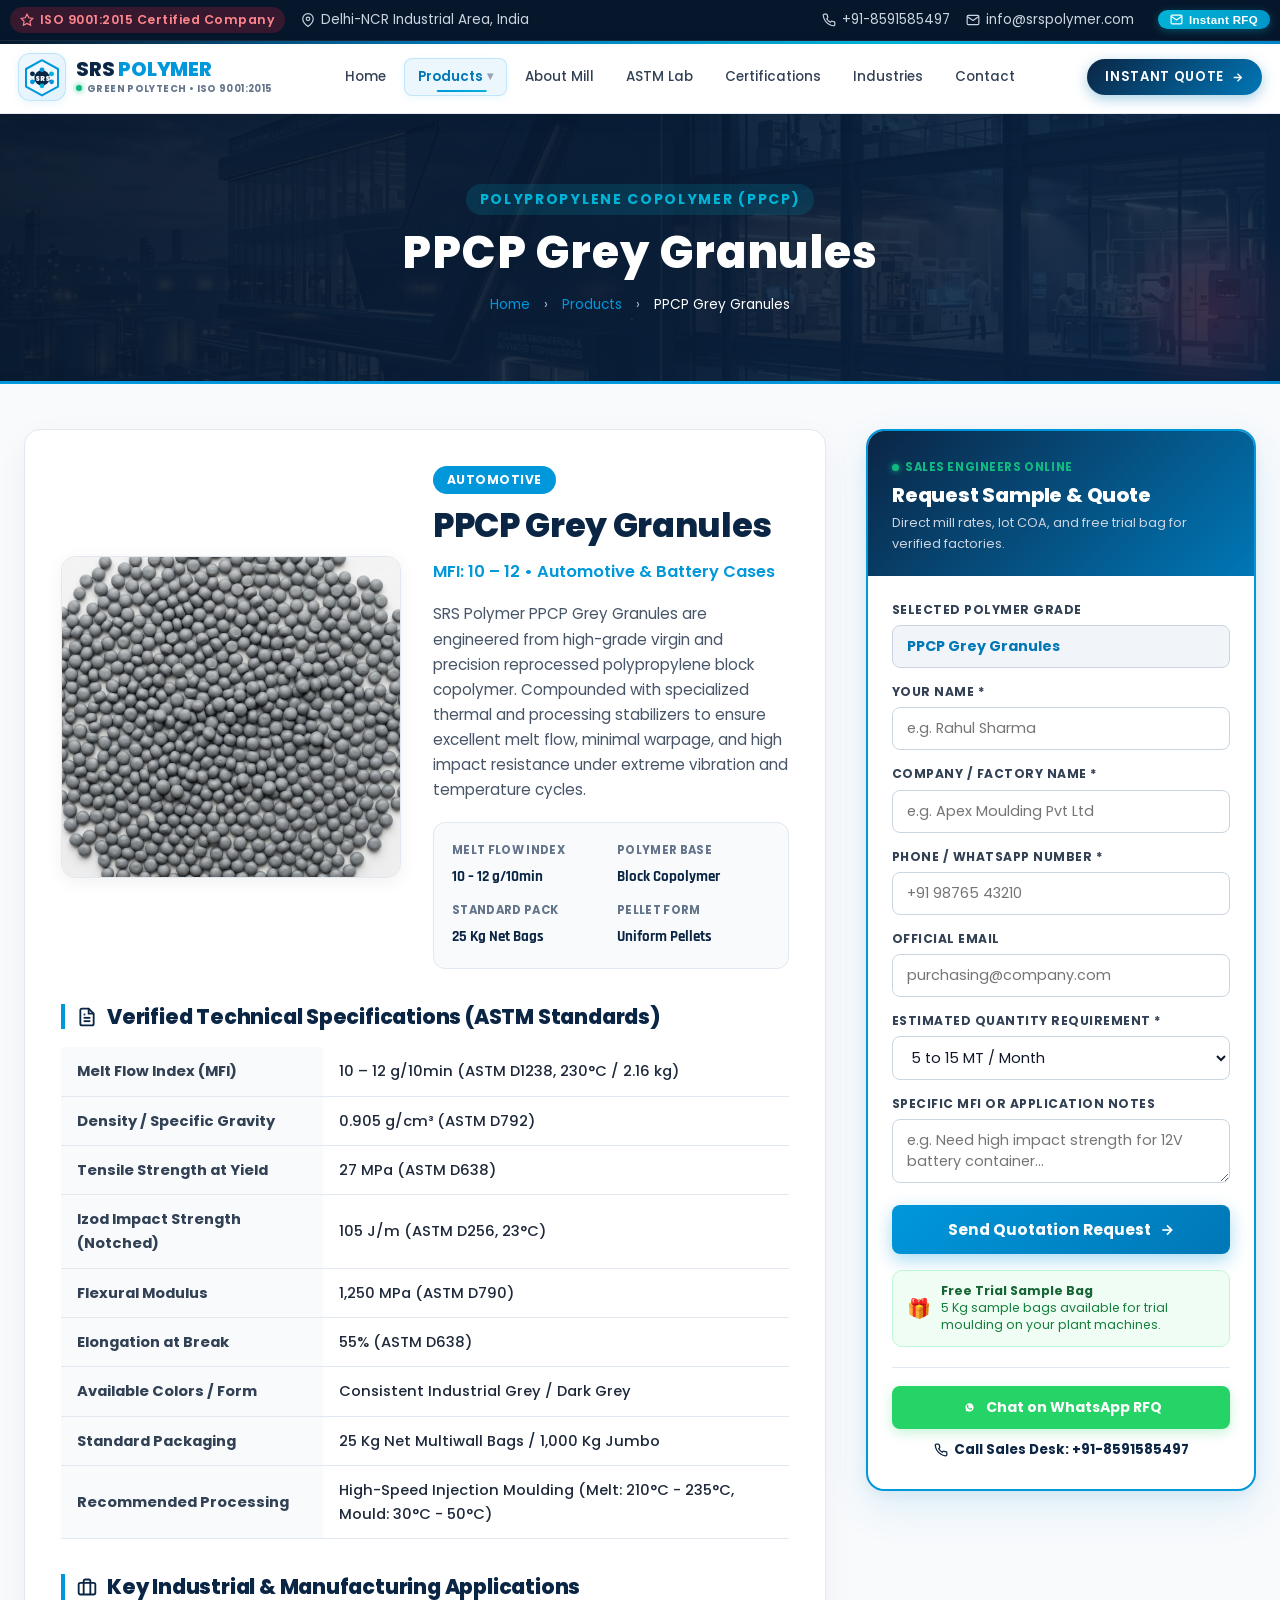
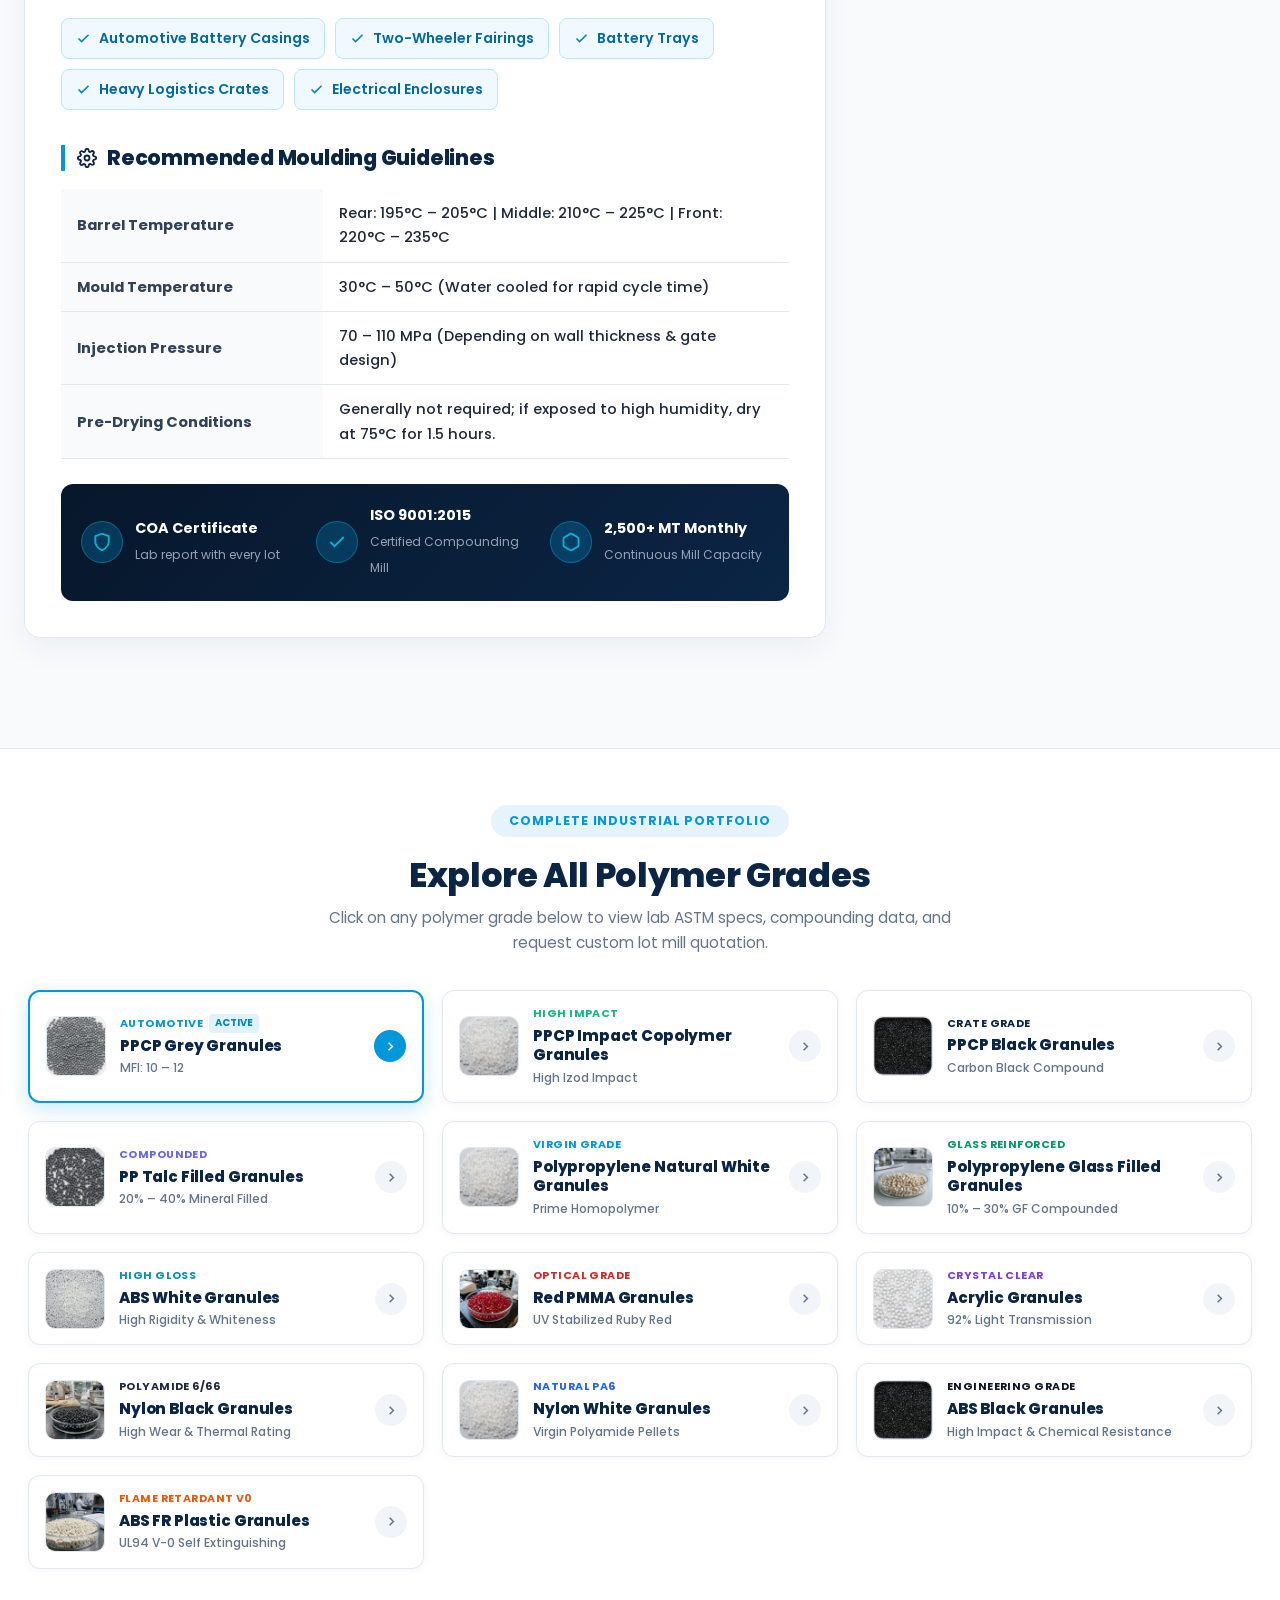
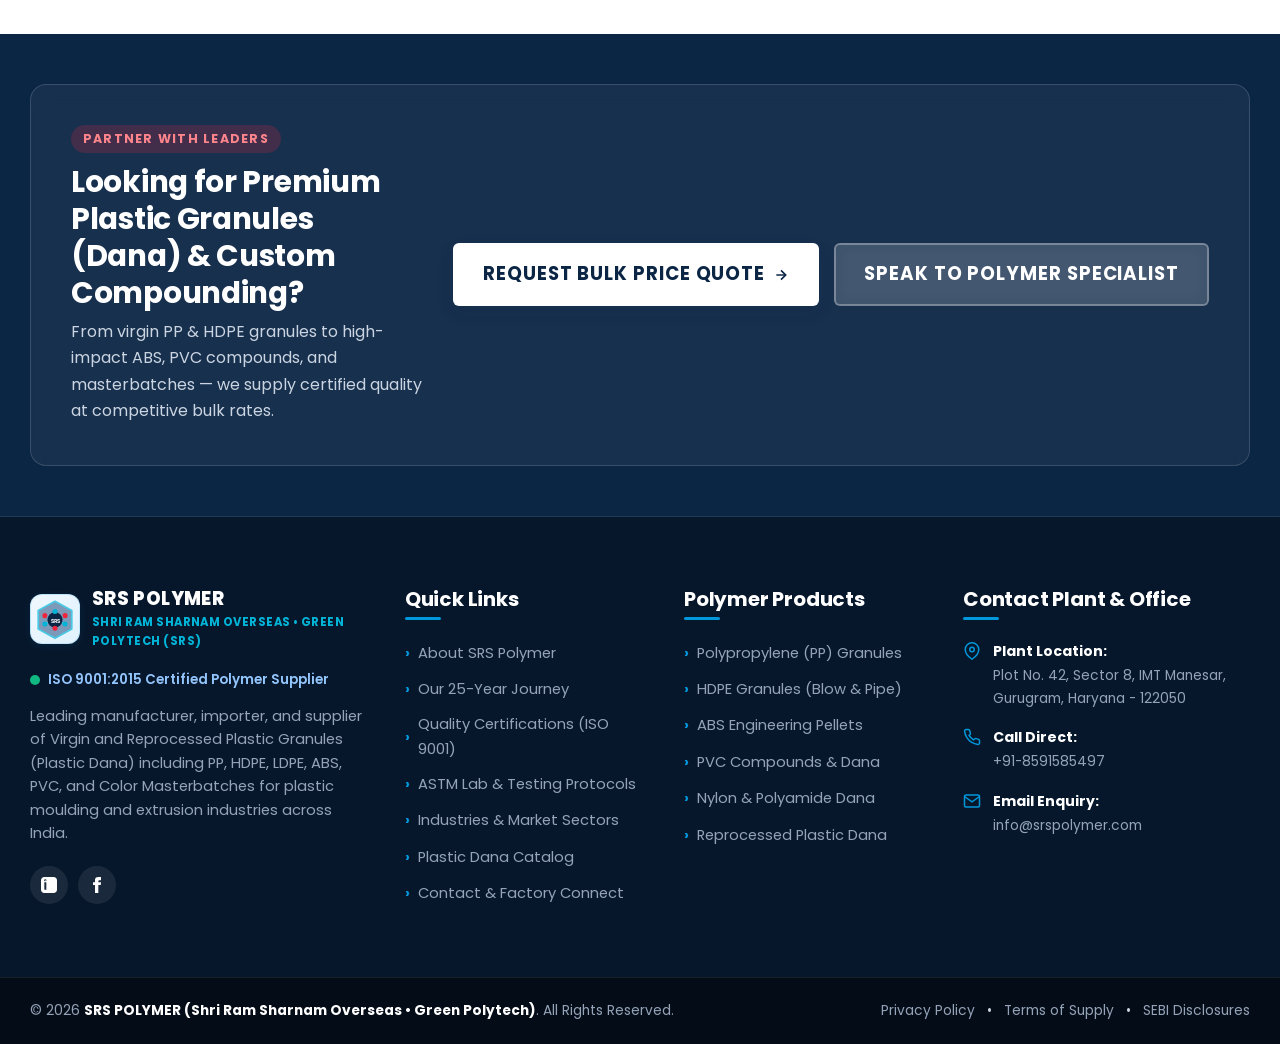
<file: product-detail.html>
<!doctype html>
<html lang="en">
<head>
    <meta charset="UTF-8">
    <meta name="viewport" content="width=device-width, initial-scale=1, maximum-scale=5">
    <title id="page-head-title">PPCP Grey Granules — Technical Specifications &amp; Mill Quote | SRS Polymer</title>
    <link rel="icon" type="image/svg+xml" href="./assets/images/favicon.svg">
    <link rel="preconnect" href="https://fonts.googleapis.com">
    <link rel="preconnect" href="https://fonts.gstatic.com" crossorigin>
    <link href="https://fonts.googleapis.com/css2?family=Poppins:ital,wght@0,300;0,400;0,500;0,600;0,700;0,800;0,900;1,400;1,600&family=Rajdhani:wght@500;600;700;800&family=Inter:wght@400;500;600&display=swap" rel="stylesheet">
    <link rel="stylesheet" href="assets/css/main.css">
    <link rel="stylesheet" href="style.css">
    <style id="gp-critical-layout-override">
        html { width: 100% !important; margin: 0 !important; padding: 0 !important; background: #ffffff !important; }
        body { width: 100% !important; max-width: 100% !important; margin: 0 !important; padding: 0 !important; background: #ffffff !important; overflow-x: hidden; }
        #page, .site-wrapper { width: 100% !important; max-width: 100% !important; margin: 0 !important; padding: 0 !important; overflow-x: hidden; }
        .gp-topbar-inner { min-height: 40px; height: auto !important; padding: 4px 0 !important; }
        .gp-badge-iso { white-space: nowrap !important; flex-shrink: 0 !important; }
        .gp-topbar-item, .gp-topbar-link { white-space: nowrap !important; }
        .gp-whatsapp-widget, #gp-whatsapp-widget, .joinchat, #joinchat, .wa-chat-box, .whatsapp-chat-button {
            position: fixed !important; bottom: 30px !important; right: 30px !important; left: auto !important; z-index: 999999 !important;
        }
        .gp-wa-chatbox, #gp-wa-chatbox { position: absolute !important; bottom: 75px !important; right: 0 !important; left: auto !important; transform-origin: bottom right !important; }
        .gp-back-to-top, #gp-back-to-top {
            position: fixed !important; bottom: 102px !important; right: 36px !important; width: 50px !important; height: 50px !important;
            background: linear-gradient(135deg, #0b2545 0%, #134074 100%) !important; color: #ffffff !important;
            border: 2px solid rgba(255, 255, 255, 0.25) !important; border-radius: 50% !important;
            box-shadow: 0 8px 24px rgba(11, 37, 69, 0.35) !important; display: flex !important; align-items: center !important; justify-content: center !important;
            cursor: pointer !important; z-index: 99999 !important; text-decoration: none !important;
        }
        .gp-back-to-top svg, #gp-back-to-top svg { stroke: #ffffff !important; width: 22px !important; height: 22px !important; display: block !important; }
        .gp-back-to-top:hover, #gp-back-to-top:hover { background: linear-gradient(135deg, #ef233c 0%, #d90429 100%) !important; }

        /* Dedicated Product Detail Page Layout */
        .gp-detail-container { max-width: 1440px; margin: 0 auto; padding: 45px 24px 80px; }
        .gp-detail-two-col { display: grid; grid-template-columns: 1fr 390px; gap: 40px; align-items: start; }
        @media (max-width: 1100px) { .gp-detail-two-col { grid-template-columns: 1fr; } }

        /* Left Column Styles */
        .gp-pdetail-card {
            background: #ffffff; border: 1px solid #e2e8f0; border-radius: 16px;
            box-shadow: 0 10px 30px rgba(11, 37, 69, 0.05); padding: 36px; margin-bottom: 30px;
        }
        .gp-pdetail-header-flex { display: grid; grid-template-columns: 340px 1fr; gap: 32px; align-items: center; margin-bottom: 30px; }
        @media (max-width: 768px) { .gp-pdetail-header-flex { grid-template-columns: 1fr; } }
        
        .gp-pdetail-image-wrap {
            position: relative; border-radius: 14px; overflow: hidden; background: #f8fafc;
            border: 1px solid #e2e8f0; box-shadow: 0 4px 18px rgba(0,0,0,0.06); text-align: center;
        }
        .gp-pdetail-image-wrap img { width: 100%; height: 320px; object-fit: cover; display: block; transition: transform 0.4s ease; }
        .gp-pdetail-image-wrap:hover img { transform: scale(1.05); }

        .gp-pdetail-badge-pill {
            display: inline-flex; align-items: center; gap: 6px; padding: 4px 14px; border-radius: 50px;
            font-size: 0.76rem; font-weight: 700; color: #ffffff; letter-spacing: 0.04em; text-transform: uppercase; margin-bottom: 12px;
        }
        .gp-pdetail-title {
            font-size: 2.1rem; font-weight: 800; color: #0b2545; line-height: 1.2; margin-bottom: 12px;
        }
        .gp-pdetail-tagline { font-size: 1.02rem; color: #0097db; font-weight: 600; margin-bottom: 16px; }
        .gp-pdetail-lead { font-size: 0.95rem; color: #475569; line-height: 1.65; margin-bottom: 20px; }

        .gp-fast-specs-grid {
            display: grid; grid-template-columns: repeat(auto-fit, minmax(130px, 1fr)); gap: 12px;
            margin-top: 20px; padding: 18px; background: #f8fafc; border-radius: 12px; border: 1px solid #e2e8f0;
        }
        .gp-fs-item { display: flex; flex-direction: column; }
        .gp-fs-lbl { font-size: 0.72rem; text-transform: uppercase; color: #64748b; font-weight: 700; letter-spacing: 0.03em; margin-bottom: 4px; }
        .gp-fs-val { font-size: 0.96rem; font-weight: 800; color: #0b2545; font-family: 'Rajdhani', sans-serif; }

        /* Tables & Specs */
        .gp-tech-heading {
            font-size: 1.28rem; font-weight: 800; color: #0b2545; margin-bottom: 18px;
            display: flex; align-items: center; gap: 10px; border-left: 4px solid #0097db; padding-left: 12px;
        }
        .gp-detail-table { width: 100%; border-collapse: collapse; margin-bottom: 24px; font-size: 0.92rem; }
        .gp-detail-table th, .gp-detail-table td { padding: 12px 16px; border-bottom: 1px solid #e2e8f0; text-align: left; }
        .gp-detail-table th { width: 36%; background: #f8fafc; font-weight: 700; color: #334155; }
        .gp-detail-table td { color: #1e293b; font-weight: 500; }
        .gp-detail-table tr:hover td { background: #f0f9ff; }

        /* Applications Grid */
        .gp-app-chips-flex { display: flex; flex-wrap: wrap; gap: 10px; margin-bottom: 20px; }
        .gp-app-pill {
            display: inline-flex; align-items: center; gap: 8px; background: #f0f9ff;
            border: 1px solid #bae6fd; border-radius: 8px; padding: 8px 14px; font-size: 0.88rem; font-weight: 600; color: #0369a1;
        }
        .gp-app-pill svg { stroke: #0284c7; flex-shrink: 0; }

        /* Quality Cert Strip */
        .gp-pquality-strip {
            display: grid; grid-template-columns: repeat(auto-fit, minmax(200px, 1fr)); gap: 16px;
            padding: 20px; background: linear-gradient(135deg, #07172b 0%, #0b2545 100%);
            border-radius: 12px; color: #ffffff; margin-top: 25px;
        }
        .gp-pquality-item { display: flex; align-items: center; gap: 12px; }
        .gp-pquality-icon {
            width: 42px; height: 42px; border-radius: 50%; background: rgba(0, 151, 219, 0.25);
            display: flex; align-items: center; justify-content: center; color: #00b4d8; flex-shrink: 0; border: 1px solid rgba(0, 180, 216, 0.4);
        }
        .gp-pquality-text strong { display: block; font-size: 0.9rem; color: #ffffff; }
        .gp-pquality-text span { font-size: 0.76rem; color: #94a3b8; }

        /* Right Column (Sticky Form Sidebar) */
        .gp-pdetail-sidebar { position: sticky; top: 90px; }
        .gp-pside-quote-card {
            background: #ffffff; border: 2px solid #0097db; border-radius: 18px;
            box-shadow: 0 16px 40px rgba(0, 151, 219, 0.12), 0 4px 12px rgba(11, 37, 69, 0.05);
            overflow: hidden;
        }
        .gp-pside-header {
            background: linear-gradient(135deg, #0b2545 0%, #0077b6 100%);
            padding: 22px 24px; color: #ffffff;
        }
        .gp-pside-live-status {
            display: inline-flex; align-items: center; gap: 6px; font-size: 0.72rem;
            color: #10b981; font-weight: 700; text-transform: uppercase; letter-spacing: 0.05em; margin-bottom: 6px;
        }
        .gp-pside-pulse { width: 7px; height: 7px; background: #10b981; border-radius: 50%; box-shadow: 0 0 6px #10b981; }
        .gp-pside-header h3 { font-size: 1.25rem; font-weight: 800; color: #ffffff; margin-bottom: 4px; line-height: 1.25; }
        .gp-pside-header p { font-size: 0.8rem; color: #cbd5e1; margin: 0; }

        .gp-pside-body { padding: 24px; }
        .gp-pside-form-group { margin-bottom: 14px; }
        .gp-pside-form-group label {
            display: block; font-size: 0.76rem; font-weight: 700; color: #334155;
            text-transform: uppercase; letter-spacing: 0.04em; margin-bottom: 5px;
        }
        .gp-pside-input, .gp-pside-select, .gp-pside-textarea {
            width: 100%; padding: 10px 14px; border: 1.5px solid #cbd5e1; border-radius: 8px;
            font-size: 0.9rem; font-family: 'Poppins', sans-serif; color: #0f172a; background: #ffffff;
            transition: all 0.2s ease;
        }
        .gp-pside-input:focus, .gp-pside-select:focus, .gp-pside-textarea:focus {
            outline: none; border-color: #0097db; box-shadow: 0 0 0 3px rgba(0, 151, 219, 0.18);
        }
        .gp-pside-submit-btn {
            width: 100%; background: linear-gradient(135deg, #0097db 0%, #0077b6 100%);
            color: #ffffff; border: none; padding: 13px 20px; border-radius: 8px;
            font-size: 0.96rem; font-weight: 700; font-family: 'Poppins', sans-serif;
            cursor: pointer; display: flex; align-items: center; justify-content: center; gap: 8px;
            box-shadow: 0 6px 18px rgba(0, 151, 219, 0.35); transition: all 0.25s ease; margin-top: 10px;
        }
        .gp-pside-submit-btn:hover {
            transform: translateY(-2px); box-shadow: 0 8px 24px rgba(0, 151, 219, 0.5);
        }

        .gp-pside-direct-desk {
            margin-top: 20px; padding-top: 18px; border-top: 1px solid #e2e8f0; text-align: center;
        }
        .gp-pside-wa-btn {
            display: inline-flex; align-items: center; justify-content: center; gap: 8px;
            width: 100%; background: #25d366; color: #ffffff; padding: 10px 16px; border-radius: 8px;
            font-size: 0.88rem; font-weight: 700; text-decoration: none; margin-bottom: 10px;
            box-shadow: 0 4px 12px rgba(37, 211, 102, 0.25); transition: all 0.2s;
        }
        .gp-pside-wa-btn:hover { background: #20ba5a; transform: translateY(-1px); }

        .gp-pside-phone-link {
            display: inline-flex; align-items: center; justify-content: center; gap: 6px;
            font-size: 0.84rem; font-weight: 700; color: #0b2545; text-decoration: none;
        }
        .gp-pside-phone-link:hover { color: #0097db; }

        .gp-trial-bag-card {
            background: #f0fdf4; border: 1px solid #bbf7d0; border-radius: 10px;
            padding: 12px 14px; margin-top: 16px; display: flex; align-items: center; gap: 10px;
        }
        .gp-trial-bag-icon { color: #16a34a; flex-shrink: 0; font-size: 1.2rem; }
        .gp-trial-bag-text { font-size: 0.78rem; color: #15803d; line-height: 1.35; }
        .gp-trial-bag-text strong { display: block; color: #166534; }

        /* Form Feedback Banner */
        .gp-form-success-banner {
            display: none; padding: 16px; background: #ecfdf5; border: 1.5px solid #10b981;
            border-radius: 10px; color: #065f46; font-size: 0.88rem; margin-top: 12px; text-align: center;
        }
    
        /* Mega Dropdown for Products Menu (All 13 Polymer Grades) */
        .gp-nav-menu > li.menu-item-has-children {
            position: relative;
        }
        .gp-clean-header .main-navigation .sub-menu.gp-products-mega-menu,
        #site-navigation .sub-menu.gp-products-mega-menu {
            position: absolute !important;
            top: 100% !important;
            left: -40px !important;
            width: 630px !important;
            max-width: 95vw !important;
            padding: 16px 20px 14px !important;
            border-radius: 14px !important;
            border-top: 3.5px solid #0097db !important;
            box-shadow: 0 22px 50px -8px rgba(11, 37, 69, 0.22), 0 4px 16px rgba(0, 0, 0, 0.05) !important;
            background: #ffffff !important;
            opacity: 0 !important;
            visibility: hidden !important;
            transform: translateY(12px) !important;
            transition: all 0.24s cubic-bezier(0.4, 0, 0.2, 1) !important;
            z-index: 9999 !important;
            pointer-events: none;
        }
        #site-navigation li.menu-item-has-children:hover > .sub-menu.gp-products-mega-menu,
        .gp-clean-header .main-navigation li:hover > .sub-menu.gp-products-mega-menu {
            opacity: 1 !important;
            visibility: visible !important;
            transform: translateY(0) !important;
            pointer-events: auto !important;
        }
        .gp-mega-cols-grid {
            display: grid !important;
            grid-template-columns: 1fr 1fr !important;
            gap: 20px !important;
        }
        .gp-mega-col-head {
            font-size: 0.72rem !important;
            font-weight: 800 !important;
            color: #0097db !important;
            text-transform: uppercase !important;
            letter-spacing: 0.08em !important;
            padding-bottom: 8px !important;
            margin-bottom: 8px !important;
            border-bottom: 1.5px solid #e2e8f0 !important;
            display: flex !important;
            align-items: center !important;
            justify-content: space-between !important;
        }
        .gp-mega-col-count {
            font-size: 0.65rem !important;
            color: #64748b !important;
            background: #f1f5f9 !important;
            padding: 2px 8px !important;
            border-radius: 12px !important;
            font-weight: 700 !important;
        }
        .gp-mega-col-list {
            list-style: none !important;
            margin: 0 !important;
            padding: 0 !important;
            display: flex !important;
            flex-direction: column !important;
            gap: 3px !important;
        }
        .gp-mega-col-list li {
            margin: 0 !important;
            padding: 0 !important;
        }
        .gp-mega-col-list li a {
            display: flex !important;
            align-items: center !important;
            gap: 9px !important;
            padding: 7px 10px !important;
            font-size: 0.83rem !important;
            font-weight: 600 !important;
            color: #1e293b !important;
            border-radius: 6px !important;
            text-decoration: none !important;
            transition: all 0.18s ease !important;
            border-left: none !important;
            transform: none !important;
        }
        .gp-mega-col-list li a:hover {
            background: #f0f9ff !important;
            color: #0097db !important;
            transform: translateX(4px) !important;
        }
        .gp-mega-dot {
            width: 8px !important;
            height: 8px !important;
            border-radius: 50% !important;
            flex-shrink: 0 !important;
        }
        .gp-mega-footer-bar {
            margin-top: 14px !important;
            padding-top: 10px !important;
            border-top: 1px solid #e2e8f0 !important;
        }
        .gp-mega-footer-bar a {
            display: flex !important;
            align-items: center !important;
            justify-content: space-between !important;
            padding: 9px 14px !important;
            background: #f8fafc !important;
            border: 1px solid #e2e8f0 !important;
            border-radius: 8px !important;
            color: #0077b6 !important;
            font-weight: 700 !important;
            font-size: 0.82rem !important;
            text-decoration: none !important;
            transition: all 0.2s ease !important;
            border-left: none !important;
            transform: none !important;
        }
        .gp-mega-footer-bar a:hover {
            background: #0097db !important;
            color: #ffffff !important;
            border-color: #0097db !important;
            transform: none !important;
        }
    </style>
</head>

<body class="page page-template product-detail-page">

<div id="page" class="site-wrapper">
    <a class="skip-link screen-reader-text" href="#primary">Skip to content</a>

    <!-- Top Contact & Notification Bar -->
    <div class="gp-topbar">
        <div class="gp-container gp-topbar-inner">
            <div class="gp-topbar-left">
                <span class="gp-badge-iso">
                    <svg width="14" height="14" viewBox="0 0 24 24" fill="none" stroke="currentColor" stroke-width="2"><path d="M12 2l3.09 6.26L22 9.27l-5 4.87 1.18 6.88L12 17.77l-6.18 3.25L7 14.14 2 9.27l6.91-1.01L12 2z"></path></svg>
                    ISO 9001:2015 Certified Company
                </span>
                <span class="gp-topbar-item gp-hidden-mobile">
                    <svg width="14" height="14" viewBox="0 0 24 24" fill="none" stroke="currentColor" stroke-width="2"><path d="M21 10c0 7-9 13-9 13s-9-6-9-13a9 9 0 0 1 18 0z"></path><circle cx="12" cy="10" r="3"></circle></svg>
                    <span>Delhi-NCR Industrial Area, India</span>
                </span>
            </div>

            <div class="gp-topbar-right">
                <a href="tel:+918591585497" class="gp-topbar-link">
                    <svg width="14" height="14" viewBox="0 0 24 24" fill="none" stroke="currentColor" stroke-width="2"><path d="M22 16.92v3a2 2 0 0 1-2.18 2 19.79 19.79 0 0 1-8.63-3.07 19.5 19.5 0 0 1-6-6 19.79 19.79 0 0 1-3.07-8.67A2 2 0 0 1 4.11 2h3a2 2 0 0 1 2 1.72 12.84 12.84 0 0 0 .7 2.81 2 2 0 0 1-.45 2.11L8.09 9.91a16 16 0 0 0 6 6l1.27-1.27a2 2 0 0 1 2.11-.45 12.84 12.84 0 0 0 2.81.7A2 2 0 0 1 22 16.92z"></path></svg>
                    <span>+91-8591585497</span>
                </a>
                <a href="mailto:info@srspolymer.com" class="gp-topbar-link gp-hidden-mobile">
                    <svg width="14" height="14" viewBox="0 0 24 24" fill="none" stroke="currentColor" stroke-width="2"><path d="M4 4h16c1.1 0 2 .9 2 2v12c0 1.1-.9 2-2 2H4c-1.1 0-2-.9-2-2V6c0-1.1.9-2 2-2z"></path><polyline points="22,6 12,13 2,6"></polyline></svg>
                    <span>info@srspolymer.com</span>
                </a>
                <button type="button" class="gp-topbar-quick-rfq gp-rfq-modal-trigger" id="gp-topbar-rfq-btn">
                    <svg width="13" height="13" viewBox="0 0 24 24" fill="none" stroke="currentColor" stroke-width="2.2"><path d="M4 4h16c1.1 0 2 .9 2 2v12c0 1.1-.9 2-2 2H4c-1.1 0-2-.9-2-2V6c0-1.1.9-2 2-2z"></path><polyline points="22,6 12,13 2,6"></polyline></svg>
                    <span>Instant RFQ</span>
                </button>
            </div>
        </div>
    </div>

    <!-- Main Navigation Header (Clean Corporate Navbar) -->
    <header id="masthead" class="site-header gp-header gp-clean-header">
        <div class="gp-container gp-header-inner">
            <div class="site-branding">
                <a href="index.html" class="gp-logo-link" rel="home">
                    <div class="gp-logo-mark">
                        <svg width="40" height="40" viewBox="0 0 50 50" fill="none" xmlns="http://www.w3.org/2000/svg">
                            <polygon points="25,4 45,15 45,37 25,48 5,37 5,15" stroke="#0097db" stroke-width="2.5" fill="#f0f7fd" stroke-linejoin="round"/>
                            <line x1="25" y1="16" x2="25" y2="36" stroke="#0097db" stroke-width="2" stroke-linecap="round"/>
                            <line x1="13" y1="21" x2="37" y2="31" stroke="#0097db" stroke-width="2" stroke-linecap="round"/>
                            <line x1="13" y1="31" x2="37" y2="21" stroke="#0097db" stroke-width="2" stroke-linecap="round"/>
                            <circle cx="25" cy="26" r="9.5" fill="#0b2545"/>
                            <text x="25" y="29.5" text-anchor="middle" fill="#ffffff" font-size="8" font-weight="900" font-family="'Poppins', sans-serif">SRS</text>
                            <circle cx="25" cy="16" r="3" fill="#0097db"/>
                            <circle cx="25" cy="36" r="3" fill="#00b4d8"/>
                            <circle cx="13" cy="21" r="3" fill="#0b2545"/>
                            <circle cx="37" cy="31" r="3" fill="#0097db"/>
                            <circle cx="13" cy="31" r="3" fill="#0097db"/>
                            <circle cx="37" cy="21" r="3" fill="#00b4d8"/>
                        </svg>
                    </div>
                    <div class="gp-logo-text">
                        <span class="gp-brand-name">SRS <span class="gp-accent" style="color:#0097db;">POLYMER</span></span>
                        <span class="gp-brand-sub"><span class="gp-live-dot-sub"></span> GREEN POLYTECH • ISO 9001:2015</span>
                    </div>
                </a>
            </div>

            <nav id="site-navigation" class="main-navigation" aria-label="Main Menu">
                <ul id="primary-menu" class="gp-nav-menu">
                    <li class="menu-item"><a href="index.html">Home</a></li>
                    <li class="menu-item menu-item-has-children current-menu-item">
                        <a href="products.html">Products <span class="gp-dropdown-arrow">▾</span></a>
                        <div class="sub-menu gp-products-mega-menu">
                            <div class="gp-mega-cols-grid">
                                <div class="gp-mega-col">
                                    <div class="gp-mega-col-head">
                                        <span>PPCP &amp; Polypropylene</span>
                                        <span class="gp-mega-col-count">6 Grades</span>
                                    </div>
                                    <ul class="gp-mega-col-list">
                                        <li><a href="product-detail.html?product=ppcp-grey"><span class="gp-mega-dot" style="background:#0097db;"></span>PPCP Grey Granules</a></li>
                                        <li><a href="product-detail.html?product=ppcp-impact"><span class="gp-mega-dot" style="background:#10b981;"></span>PPCP Impact Copolymer</a></li>
                                        <li><a href="product-detail.html?product=ppcp-black"><span class="gp-mega-dot" style="background:#0b2545;"></span>PPCP Black Granules</a></li>
                                        <li><a href="product-detail.html?product=pp-talc"><span class="gp-mega-dot" style="background:#6366f1;"></span>PP Talc Filled Granules</a></li>
                                        <li><a href="product-detail.html?product=polypropylene-natural-white"><span class="gp-mega-dot" style="background:#0097db;"></span>PP Natural White Granules</a></li>
                                        <li><a href="product-detail.html?product=polypropylene-glass-filled"><span class="gp-mega-dot" style="background:#059669;"></span>PP Glass Filled Granules</a></li>
                                    </ul>
                                </div>
                                <div class="gp-mega-col">
                                    <div class="gp-mega-col-head">
                                        <span>ABS, PMMA &amp; Nylon</span>
                                        <span class="gp-mega-col-count">7 Grades</span>
                                    </div>
                                    <ul class="gp-mega-col-list">
                                        <li><a href="product-detail.html?product=abs-white"><span class="gp-mega-dot" style="background:#0891b2;"></span>ABS White Granules</a></li>
                                        <li><a href="product-detail.html?product=abs-black"><span class="gp-mega-dot" style="background:#0f172a;"></span>ABS Black Granules</a></li>
                                        <li><a href="product-detail.html?product=abs-fr-granules"><span class="gp-mega-dot" style="background:#ea580c;"></span>ABS FR Plastic Granules</a></li>
                                        <li><a href="product-detail.html?product=red-pmma"><span class="gp-mega-dot" style="background:#dc2626;"></span>Red PMMA Granules</a></li>
                                        <li><a href="product-detail.html?product=acrylic-granules"><span class="gp-mega-dot" style="background:#7c3aed;"></span>Acrylic Granules</a></li>
                                        <li><a href="product-detail.html?product=nylon-black"><span class="gp-mega-dot" style="background:#1e293b;"></span>Nylon Black Granules</a></li>
                                        <li><a href="product-detail.html?product=nylon-white"><span class="gp-mega-dot" style="background:#2563eb;"></span>Nylon White Granules</a></li>
                                    </ul>
                                </div>
                            </div>
                            <div class="gp-mega-footer-bar">
                                <a href="products.html">
                                    <span>Explore All 13 Polymer Grades &amp; Lab Specs</span>
                                    <svg width="14" height="14" viewBox="0 0 24 24" fill="none" stroke="currentColor" stroke-width="2.5"><polyline points="9 18 15 12 9 6"></polyline></svg>
                                </a>
                            </div>
                        </div>
                    </li>
                    <li class="menu-item"><a href="about.html">About Mill</a></li>
                    <li class="menu-item"><a href="testing.html">ASTM Lab</a></li>
                    <li class="menu-item"><a href="certificates.html">Certifications</a></li>
                    <li class="menu-item"><a href="industries.html">Industries</a></li>
                    <li class="menu-item"><a href="contact.html">Contact</a></li>
                </ul>
            </nav>

            <div class="gp-header-actions">
                <a href="tel:+918591585497" class="gp-header-phone-quick gp-hidden-mobile" title="Call Mill Sales Desk">
                    <div class="gp-hp-icon">
                        <svg width="15" height="15" viewBox="0 0 24 24" fill="none" stroke="currentColor" stroke-width="2.2"><path d="M22 16.92v3a2 2 0 0 1-2.18 2 19.79 19.79 0 0 1-8.63-3.07 19.5 19.5 0 0 1-6-6 19.79 19.79 0 0 1-3.07-8.67A2 2 0 0 1 4.11 2h3a2 2 0 0 1 2 1.72 12.84 12.84 0 0 0 .7 2.81 2 2 0 0 1-.45 2.11L8.09 9.91a16 16 0 0 0 6 6l1.27-1.27a2 2 0 0 1 2.11-.45 12.84 12.84 0 0 0 2.81.7A2 2 0 0 1 22 16.92z"></path></svg>
                        <span class="gp-hp-pulse"></span>
                    </div>
                    <div class="gp-hp-details">
                        <span class="gp-hp-lbl">Mill Sales Desk</span>
                        <strong class="gp-hp-val">+91-8591585497</strong>
                    </div>
                </a>

                <button type="button" class="gp-btn gp-btn-header-rfq gp-rfq-modal-trigger" id="gp-header-rfq-btn">
                    <span>Instant Quote</span>
                    <svg width="13" height="13" viewBox="0 0 24 24" fill="none" stroke="currentColor" stroke-width="2.5"><line x1="5" y1="12" x2="19" y2="12"></line><polyline points="12 5 19 12 12 19"></polyline></svg>
                </button>
            </div>
        </div>
    </header>

    <!-- Page Breadcrumb Banner -->
    <section class="gp-page-banner">
        <div class="gp-container">
            <div class="gp-page-banner-content">
                <span class="gp-sub-tag" id="banner-category-tag">POLYMER TECHNICAL DATASHEET &amp; MILL SUPPLY</span>
                <h1 class="gp-page-title" id="banner-product-title">PPCP Grey Granules (Dana)</h1>
                <nav class="gp-breadcrumbs" aria-label="Breadcrumb" style="margin-top: 15px; font-size: 0.85rem; color: rgba(255,255,255,0.7);">
                    <a href="index.html" style="color: #0097db; text-decoration: none;">Home</a> 
                    <span style="margin: 0 6px;">›</span> 
                    <a href="products.html" style="color: #0097db; text-decoration: none;">Products</a> 
                    <span style="margin: 0 6px;">›</span> 
                    <span style="color: #ffffff;" id="breadcrumb-current-name">PPCP Grey Granules</span>
                </nav>
            </div>
        </div>
    </section>

    <!-- Product Detail & Side Contact Form Section -->
    <main id="primary" class="site-main" style="background: #f8fafc;">
        <div class="gp-detail-container">
            <div class="gp-detail-two-col">
                
                <!-- Left Column: Detailed Product Content -->
                <div class="gp-pdetail-main-col">
                    
                    <!-- Main Card (Media & Summary) -->
                    <div class="gp-pdetail-card">
                        <div class="gp-pdetail-header-flex">
                            <div class="gp-pdetail-image-wrap">
                                <img src="./assets/images/granules-ppcp-grey.jpg" id="detail-product-img" alt="Product Image">
                            </div>
                            <div class="gp-pdetail-summary">
                                <span class="gp-pdetail-badge-pill" id="detail-badge-pill" style="background: #0097db;">Automotive Grade</span>
                                <h2 class="gp-pdetail-title" id="detail-name">PPCP Grey Granules</h2>
                                <div class="gp-pdetail-tagline" id="detail-tagline">MFI: 10 – 12 • Automotive &amp; Battery Cases</div>
                                <p class="gp-pdetail-lead" id="detail-lead-desc">
                                    SRS Polymer PPCP Grey Granules are engineered from high-grade virgin and precision reprocessed polypropylene block copolymer. Compounded with specialized thermal and processing stabilizers to ensure excellent melt flow, minimal warpage, and high impact resistance under extreme vibration and temperature cycles.
                                </p>
                                
                                <div class="gp-fast-specs-grid">
                                    <div class="gp-fs-item">
                                        <span class="gp-fs-lbl">Melt Flow Index</span>
                                        <span class="gp-fs-val" id="fs-mfi">10 - 12 g/10min</span>
                                    </div>
                                    <div class="gp-fs-item">
                                        <span class="gp-fs-lbl">Polymer Base</span>
                                        <span class="gp-fs-val" id="fs-base">Block Copolymer</span>
                                    </div>
                                    <div class="gp-fs-item">
                                        <span class="gp-fs-lbl">Standard Pack</span>
                                        <span class="gp-fs-val" id="fs-pack">25 Kg Bags</span>
                                    </div>
                                    <div class="gp-fs-item">
                                        <span class="gp-fs-lbl">Pellet Form</span>
                                        <span class="gp-fs-val" id="fs-form">Uniform Cut</span>
                                    </div>
                                </div>
                            </div>
                        </div>

                        <!-- Technical Specifications Table -->
                        <div style="margin-top: 35px;">
                            <h3 class="gp-tech-heading">
                                <svg width="20" height="20" viewBox="0 0 24 24" fill="none" stroke="currentColor" stroke-width="2.2"><path d="M14 2H6a2 2 0 0 0-2 2v16a2 2 0 0 0 2 2h12a2 2 0 0 0 2-2V8z"></path><polyline points="14 2 14 8 20 8"></polyline><line x1="16" y1="13" x2="8" y2="13"></line><line x1="16" y1="17" x2="8" y2="17"></line><polyline points="10 9 9 9 8 9"></polyline></svg>
                                Verified Technical Specifications (ASTM Standards)
                            </h3>
                            <table class="gp-detail-table">
                                <tbody>
                                    <tr>
                                        <th>Melt Flow Index (MFI)</th>
                                        <td id="spec-mfi">10 – 12 g/10min (ASTM D1238, 230°C / 2.16 kg)</td>
                                    </tr>
                                    <tr>
                                        <th>Density / Specific Gravity</th>
                                        <td id="spec-density">0.905 g/cm³ (ASTM D792)</td>
                                    </tr>
                                    <tr>
                                        <th>Tensile Strength at Yield</th>
                                        <td id="spec-tensile">27 MPa (ASTM D638, 50 mm/min)</td>
                                    </tr>
                                    <tr>
                                        <th>Izod Impact Strength (Notched)</th>
                                        <td id="spec-impact">105 J/m (ASTM D256, 23°C)</td>
                                    </tr>
                                    <tr>
                                        <th>Flexural Modulus</th>
                                        <td id="spec-flex">1,250 MPa (ASTM D790)</td>
                                    </tr>
                                    <tr>
                                        <th>Elongation at Break</th>
                                        <td id="spec-elong">55% (ASTM D638)</td>
                                    </tr>
                                    <tr>
                                        <th>Available Colors / Form</th>
                                        <td id="spec-colors">Consistent Industrial Grey, Dark Grey (Zero Swirl)</td>
                                    </tr>
                                    <tr>
                                        <th>Standard Packaging</th>
                                        <td id="spec-packaging">25 Kg Net Multiwall Moisture-Barrier Laminated Bags / 1,000 Kg Jumbo</td>
                                    </tr>
                                    <tr>
                                        <th>Recommended Processing</th>
                                        <td id="spec-processing">High-Speed Injection Moulding (Melt: 210°C - 235°C, Mould: 30°C - 50°C)</td>
                                    </tr>
                                </tbody>
                            </table>
                        </div>

                        <!-- Key Applications -->
                        <div style="margin-top: 35px;">
                            <h3 class="gp-tech-heading">
                                <svg width="20" height="20" viewBox="0 0 24 24" fill="none" stroke="currentColor" stroke-width="2.2"><rect x="2" y="7" width="20" height="14" rx="2" ry="2"></rect><path d="M16 21V5a2 2 0 0 0-2-2h-4a2 2 0 0 0-2 2v16"></path></svg>
                                Key Industrial &amp; Manufacturing Applications
                            </h3>
                            <div class="gp-app-chips-flex" id="detail-app-chips">
                                <span class="gp-app-pill"><svg width="15" height="15" viewBox="0 0 24 24" fill="none" stroke="currentColor" stroke-width="2.5"><polyline points="20 6 9 17 4 12"></polyline></svg> Automotive Battery Casings</span>
                                <span class="gp-app-pill"><svg width="15" height="15" viewBox="0 0 24 24" fill="none" stroke="currentColor" stroke-width="2.5"><polyline points="20 6 9 17 4 12"></polyline></svg> Two-Wheeler Battery Trays &amp; Fairings</span>
                                <span class="gp-app-pill"><svg width="15" height="15" viewBox="0 0 24 24" fill="none" stroke="currentColor" stroke-width="2.5"><polyline points="20 6 9 17 4 12"></polyline></svg> Heavy-Duty Industrial Crates</span>
                                <span class="gp-app-pill"><svg width="15" height="15" viewBox="0 0 24 24" fill="none" stroke="currentColor" stroke-width="2.5"><polyline points="20 6 9 17 4 12"></polyline></svg> Electrical Terminal Boxes</span>
                                <span class="gp-app-pill"><svg width="15" height="15" viewBox="0 0 24 24" fill="none" stroke="currentColor" stroke-width="2.5"><polyline points="20 6 9 17 4 12"></polyline></svg> Agricultural Pump Covers</span>
                            </div>
                        </div>

                        <!-- Processing Guidelines -->
                        <div style="margin-top: 35px;">
                            <h3 class="gp-tech-heading">
                                <svg width="20" height="20" viewBox="0 0 24 24" fill="none" stroke="currentColor" stroke-width="2.2"><circle cx="12" cy="12" r="3"></circle><path d="M19.4 15a1.65 1.65 0 0 0 .33 1.82l.06.06a2 2 0 0 1 0 2.83 2 2 0 0 1-2.83 0l-.06-.06a1.65 1.65 0 0 0-1.82-.33 1.65 1.65 0 0 0-1 1.51V21a2 2 0 0 1-2 2 2 2 0 0 1-2-2v-.09A1.65 1.65 0 0 0 9 19.4a1.65 1.65 0 0 0-1.82.33l-.06.06a2 2 0 0 1-2.83 0 2 2 0 0 1 0-2.83l.06-.06a1.65 1.65 0 0 0 .33-1.82 1.65 1.65 0 0 0-1.51-1H3a2 2 0 0 1-2-2 2 2 0 0 1 2-2h.09A1.65 1.65 0 0 0 4.6 9a1.65 1.65 0 0 0-.33-1.82l-.06-.06a2 2 0 0 1 0-2.83 2 2 0 0 1 2.83 0l.06.06a1.65 1.65 0 0 0 1.82.33H9a1.65 1.65 0 0 0 1-1.51V3a2 2 0 0 1 2-2 2 2 0 0 1 2 2v.09a1.65 1.65 0 0 0 1 1.51 1.65 1.65 0 0 0 1.82-.33l.06-.06a2 2 0 0 1 2.83 0 2 2 0 0 1 0 2.83l-.06.06a1.65 1.65 0 0 0-.33 1.82V9a1.65 1.65 0 0 0 1.51 1H21a2 2 0 0 1 2 2 2 2 0 0 1-2 2h-.09a1.65 1.65 0 0 0-1.51 1z"></path></svg>
                                Recommended Moulding Guidelines
                            </h3>
                            <table class="gp-detail-table">
                                <tbody>
                                    <tr>
                                        <th>Barrel Temperature</th>
                                        <td>Rear: 195°C – 205°C | Middle: 210°C – 225°C | Front: 220°C – 235°C</td>
                                    </tr>
                                    <tr>
                                        <th>Mould Temperature</th>
                                        <td>30°C – 50°C (Water cooled for rapid cycle time)</td>
                                    </tr>
                                    <tr>
                                        <th>Injection Pressure</th>
                                        <td>70 – 110 MPa (Depending on wall thickness &amp; gate design)</td>
                                    </tr>
                                    <tr>
                                        <th>Pre-Drying Conditions</th>
                                        <td>Generally not required; if exposed to high humidity, dry at 75°C for 1.5 hours.</td>
                                    </tr>
                                </tbody>
                            </table>
                        </div>

                        <!-- Quality & Guarantee Strip -->
                        <div class="gp-pquality-strip">
                            <div class="gp-pquality-item">
                                <div class="gp-pquality-icon">
                                    <svg width="20" height="20" viewBox="0 0 24 24" fill="none" stroke="currentColor" stroke-width="2.2"><path d="M12 22s8-4 8-10V5l-8-3-8 3v7c0 6 8 10 8 10z"></path></svg>
                                </div>
                                <div class="gp-pquality-text">
                                    <strong>COA Certificate</strong>
                                    <span>Lab report with every lot</span>
                                </div>
                            </div>
                            <div class="gp-pquality-item">
                                <div class="gp-pquality-icon">
                                    <svg width="20" height="20" viewBox="0 0 24 24" fill="none" stroke="currentColor" stroke-width="2.2"><polyline points="20 6 9 17 4 12"></polyline></svg>
                                </div>
                                <div class="gp-pquality-text">
                                    <strong>ISO 9001:2015</strong>
                                    <span>Certified Compounding Mill</span>
                                </div>
                            </div>
                            <div class="gp-pquality-item">
                                <div class="gp-pquality-icon">
                                    <svg width="20" height="20" viewBox="0 0 24 24" fill="none" stroke="currentColor" stroke-width="2.2"><path d="M21 16V8a2 2 0 0 0-1-1.73l-7-4a2 2 0 0 0-2 0l-7 4A2 2 0 0 0 3 8v8a2 2 0 0 0 1 1.73l7 4a2 2 0 0 0 2 0l7-4A2 2 0 0 0 21 16z"></path></svg>
                                </div>
                                <div class="gp-pquality-text">
                                    <strong>2,500+ MT Monthly</strong>
                                    <span>Continuous Mill Capacity</span>
                                </div>
                            </div>
                        </div>

                    </div>

                </div>

                <!-- Right Column: Sticky Contact & Direct Mill Quotation Form -->
                <div class="gp-pdetail-sidebar">
                    <div class="gp-pside-quote-card">
                        
                        <div class="gp-pside-header">
                            <div class="gp-pside-live-status">
                                <span class="gp-pside-pulse"></span> Sales Engineers Online
                            </div>
                            <h3>Request Sample &amp; Quote</h3>
                            <p>Direct mill rates, lot COA, and free trial bag for verified factories.</p>
                        </div>

                        <div class="gp-pside-body">
                            <form id="gp-product-inquiry-form" onsubmit="handleProductInquiry(event)">
                                
                                <div class="gp-pside-form-group">
                                    <label for="side-inq-product">Selected Polymer Grade</label>
                                    <input type="text" id="side-inq-product" class="gp-pside-input" value="PPCP Grey Granules" readonly style="background: #f1f5f9; font-weight: 700; color: #0077b6;">
                                </div>

                                <div class="gp-pside-form-group">
                                    <label for="side-inq-name">Your Name *</label>
                                    <input type="text" id="side-inq-name" class="gp-pside-input" placeholder="e.g. Rahul Sharma" required>
                                </div>

                                <div class="gp-pside-form-group">
                                    <label for="side-inq-company">Company / Factory Name *</label>
                                    <input type="text" id="side-inq-company" class="gp-pside-input" placeholder="e.g. Apex Moulding Pvt Ltd" required>
                                </div>

                                <div class="gp-pside-form-group">
                                    <label for="side-inq-phone">Phone / WhatsApp Number *</label>
                                    <input type="tel" id="side-inq-phone" class="gp-pside-input" placeholder="+91 98765 43210" required>
                                </div>

                                <div class="gp-pside-form-group">
                                    <label for="side-inq-email">Official Email</label>
                                    <input type="email" id="side-inq-email" class="gp-pside-input" placeholder="purchasing@company.com">
                                </div>

                                <div class="gp-pside-form-group">
                                    <label for="side-inq-qty">Estimated Quantity Requirement *</label>
                                    <select id="side-inq-qty" class="gp-pside-select" required>
                                        <option value="Sample Trial Bag (5-10 Kg)">Free Sample Trial Bag (5 - 10 Kg)</option>
                                        <option value="1 to 5 MT (Pilot Order)">1 to 5 MT (Pilot Order)</option>
                                        <option value="5 to 15 MT / Month" selected>5 to 15 MT / Month</option>
                                        <option value="15 to 30 MT / Month">15 to 30 MT / Month</option>
                                        <option value="50+ MT Regular Supply">50+ MT Regular Mill Supply</option>
                                    </select>
                                </div>

                                <div class="gp-pside-form-group">
                                    <label for="side-inq-notes">Specific MFI or Application Notes</label>
                                    <textarea id="side-inq-notes" class="gp-pside-textarea" rows="2" placeholder="e.g. Need high impact strength for 12V battery container..."></textarea>
                                </div>

                                <button type="submit" class="gp-pside-submit-btn">
                                    <span>Send Quotation Request</span>
                                    <svg width="16" height="16" viewBox="0 0 24 24" fill="none" stroke="currentColor" stroke-width="2.5"><line x1="5" y1="12" x2="19" y2="12"></line><polyline points="12 5 19 12 12 19"></polyline></svg>
                                </button>

                                <div class="gp-form-success-banner" id="form-success-banner">
                                    ✓ <strong>Thank you!</strong> Your RFQ has been received. Our polymer sales engineer will contact you within 15 minutes with current mill prices and sample dispatch details!
                                </div>

                            </form>

                            <div class="gp-trial-bag-card">
                                <div class="gp-trial-bag-icon">🎁</div>
                                <div class="gp-trial-bag-text">
                                    <strong>Free Trial Sample Bag</strong>
                                    5 Kg sample bags available for trial moulding on your plant machines.
                                </div>
                            </div>

                            <div class="gp-pside-direct-desk">
                                <a href="https://wa.me/918591585497?text=Hi%20SRS%20Polymer,%20I%20am%20interested%20in%20PPCP%20Grey%20Granules%20quotation." target="_blank" rel="noopener" class="gp-pside-wa-btn" id="side-wa-link">
                                    <svg width="17" height="17" viewBox="0 0 24 24" fill="currentColor"><path d="M12.031 6.172c-3.181 0-5.767 2.586-5.768 5.766-.001 1.298.38 2.27 1.019 3.287l-.582 2.128 2.182-.573c.978.58 1.911.928 3.145.929 3.178 0 5.767-2.587 5.768-5.766.001-3.187-2.575-5.77-5.764-5.771zm3.392 8.244c-.144.405-.837.774-1.17.824-.312.045-.698.077-2.226-.554-1.849-.763-3.045-2.645-3.136-2.768-.093-.122-.751-.998-.751-1.905s.475-1.353.645-1.537c.17-.184.372-.23.496-.23.125 0 .25.002.359.007.116.006.27-.044.423.324.156.376.533 1.302.579 1.397.046.095.077.206.015.328-.061.122-.093.199-.185.306-.092.108-.194.24-.277.323-.092.093-.188.194-.081.378.107.183.475.784 1.021 1.269.704.628 1.297.822 1.482.914.184.092.293.076.4-.046.107-.123.461-.537.584-.72.123-.184.247-.153.415-.092.17.062 1.077.508 1.262.6.184.093.308.138.354.215.046.077.046.452-.098.857z"/></svg>
                                    <span>Chat on WhatsApp RFQ</span>
                                </a>
                                <a href="tel:+918591585497" class="gp-pside-phone-link">
                                    <svg width="14" height="14" viewBox="0 0 24 24" fill="none" stroke="currentColor" stroke-width="2.2"><path d="M22 16.92v3a2 2 0 0 1-2.18 2 19.79 19.79 0 0 1-8.63-3.07 19.5 19.5 0 0 1-6-6 19.79 19.79 0 0 1-3.07-8.67A2 2 0 0 1 4.11 2h3a2 2 0 0 1 2 1.72 12.84 12.84 0 0 0 .7 2.81 2 2 0 0 1-.45 2.11L8.09 9.91a16 16 0 0 0 6 6l1.27-1.27a2 2 0 0 1 2.11-.45 12.84 12.84 0 0 0 2.81.7A2 2 0 0 1 22 16.92z"></path></svg>
                                    <span>Call Sales Desk: +91-8591585497</span>
                                </a>
                            </div>

                        </div>

                    </div>
                </div>

            </div> <!-- Closes .gp-detail-two-col -->
        </div> <!-- Closes .gp-detail-container -->

        <!-- Full Width: Explore All 13 Polymer Grades Section -->
        <section class="gp-all-products-fullwidth" style="width: 100%; background: #ffffff; padding: 56px 0 65px; border-top: 1.5px solid #e2e8f0;">
            <div style="max-width: 1440px; margin: 0 auto; padding: 0 28px;">
                <div style="text-align: center; margin-bottom: 34px;">
                    <span class="gp-sub-tag" style="background: rgba(0,151,219,0.1); color: #0097db; padding: 6px 18px; border-radius: 20px; font-weight: 700; font-size: 0.78rem; letter-spacing: 0.9px; display: inline-block;">COMPLETE INDUSTRIAL PORTFOLIO</span>
                    <h3 style="font-size: 2.1rem; font-weight: 800; color: #0b2545; margin: 10px 0 8px;">Explore All Polymer Grades</h3>
                    <p style="font-size: 0.96rem; color: #64748b; max-width: 680px; margin: 0 auto;">Click on any polymer grade below to view lab ASTM specs, compounding data, and request custom lot mill quotation.</p>
                </div>

                <div style="display: grid; grid-template-columns: repeat(auto-fill, minmax(300px, 1fr)); gap: 18px; width: 100%;" id="all-products-browser-grid">
                    <!-- Populated dynamically via script -->
                </div>
            </div>
        </section>

    </main>

    <!-- Industrial CTA Banner before footer -->
    <section class="gp-cta-strip">
        <div class="gp-container">
            <div class="gp-cta-strip-card">
                <div class="gp-cta-strip-text">
                    <span class="gp-tag-pill">PARTNER WITH LEADERS</span>
                    <h3>Looking for Premium Plastic Granules (Dana) &amp; Custom Compounding?</h3>
                    <p>From virgin PP &amp; HDPE granules to high-impact ABS, PVC compounds, and masterbatches — we supply certified quality at competitive bulk rates.</p>
                </div>
                <div class="gp-cta-strip-actions">
                    <a href="contact.html" class="gp-btn gp-btn-light gp-btn-lg">
                        <span>Request Bulk Price Quote</span>
                        <svg width="16" height="16" viewBox="0 0 24 24" fill="none" stroke="currentColor" stroke-width="2.5"><line x1="5" y1="12" x2="19" y2="12"></line><polyline points="12 5 19 12 12 19"></polyline></svg>
                    </a>
                    <a href="tel:918591585497" class="gp-btn gp-btn-glass gp-btn-lg">
                        <span>Speak to Polymer Specialist</span>
                    </a>
                </div>
            </div>
        </div>
    </section>

    <!-- Main Site Footer -->
    <footer id="colophon" class="site-footer gp-footer">
        <div class="gp-container gp-footer-widgets">
            <div class="gp-footer-grid">
                <!-- Col 1: Bio & Cert -->
                <div class="gp-footer-col gp-footer-col-1">
                    <div class="gp-footer-brand">
                        <div class="gp-logo-mark">
                            <svg width="42" height="42" viewBox="0 0 50 50" fill="none" xmlns="http://www.w3.org/2000/svg">
                                <polygon points="25,4 45,15 45,37 25,48 5,37 5,15" stroke="#48cae4" stroke-width="2" fill="rgba(19, 64, 116, 0.5)" stroke-linejoin="round"/>
                                <line x1="25" y1="16" x2="25" y2="36" stroke="#48cae4" stroke-width="1.8" stroke-linecap="round"/>
                                <line x1="13" y1="21" x2="37" y2="31" stroke="#48cae4" stroke-width="1.8" stroke-linecap="round"/>
                                <line x1="13" y1="31" x2="37" y2="21" stroke="#48cae4" stroke-width="1.8" stroke-linecap="round"/>
                                <circle cx="25" cy="26" r="9" fill="var(--gp-primary)"/>
                                <text x="25" y="29.5" text-anchor="middle" fill="#ffffff" font-size="7.5" font-weight="900" font-family="'Rajdhani', sans-serif">SRS</text>
                                <circle cx="25" cy="16" r="3" fill="#00b4d8"/>
                                <circle cx="25" cy="36" r="3" fill="#ef233c"/>
                                <circle cx="13" cy="21" r="3" fill="#ef233c"/>
                                <circle cx="37" cy="31" r="3" fill="#00b4d8"/>
                                <circle cx="13" cy="31" r="3" fill="#00b4d8"/>
                                <circle cx="37" cy="21" r="3" fill="#ef233c"/>
                            </svg>
                        </div>
                        <div class="gp-footer-brand-text">
                            <h3 class="gp-footer-company" style="margin: 0; font-size: 1.15rem; font-weight: 800; line-height: 1.25; color: #ffffff;">SRS POLYMER</h3>
                            <span class="gp-footer-company-sub" style="display: block; font-size: 0.72rem; font-weight: 700; color: var(--gp-accent-cyan); letter-spacing: 0.04em; margin-top: 3px; text-transform: uppercase;">Shri Ram Sharnam Overseas • Green Polytech (SRS)</span>
                        </div>
                    </div>
                    <p class="gp-footer-cert-badge">
                        <span class="gp-pulse-dot"></span> ISO 9001:2015 Certified Polymer Supplier                    </p>
                    <p class="gp-footer-desc">
                        Leading manufacturer, importer, and supplier of Virgin and Reprocessed Plastic Granules (Plastic Dana) including PP, HDPE, LDPE, ABS, PVC, and Color Masterbatches for plastic moulding and extrusion industries across India.                    </p>
                    <div class="gp-footer-socials">
                        <a href="https://in.linkedin.com/company/srs-polymer" target="_blank" rel="noopener" aria-label="LinkedIn" class="gp-social-circle">
                            <svg width="16" height="16" viewBox="0 0 24 24" fill="currentColor"><path d="M19 0h-14c-2.761 0-5 2.239-5 5v14c0 2.761 2.239 5 5 5h14c2.762 0 5-2.239 5-5v-14c0-2.761-2.238-5-5-5zm-11 19h-3v-11h3v11zm-1.5-12.268c-.966 0-1.75-.79-1.75-1.764s.784-1.764 1.75-1.764 1.75.79 1.75 1.764-.783 1.75-1.764-1.75 1.764zm13.5 12.268h-3v-5.604c0-3.368-4-3.113-4 0v5.604h-3v-11h3v1.765c1.396-2.586 7-2.777 7 2.476v6.759z"/></svg>
                        </a>
                        <a href="https://www.facebook.com/srspolymer/" target="_blank" rel="noopener" aria-label="Facebook" class="gp-social-circle">
                            <svg width="16" height="16" viewBox="0 0 24 24" fill="currentColor"><path d="M9 8H6v4h3v12h5V12h3.642L18 8h-4V6.333C14 5.374 14.5 5 15.5 5H18V0h-3.808C10.595 0 9 1.582 9 4.615V8z"/></svg>
                        </a>
                    </div>
                </div>

                <!-- Col 2: Useful Links -->
                <div class="gp-footer-col gp-footer-col-2">
                    <h4 class="gp-footer-heading">Quick Links</h4>
                    <ul class="gp-footer-links">
                        <li><a href="about.html"><span class="gp-arrow">›</span> About SRS Polymer</a></li>
                        <li><a href="about.html#vision"><span class="gp-arrow">›</span> Our 25-Year Journey</a></li>
                        <li><a href="certificates.html"><span class="gp-arrow">›</span> Quality Certifications (ISO 9001)</a></li>
                        <li><a href="testing.html"><span class="gp-arrow">›</span> ASTM Lab &amp; Testing Protocols</a></li>
                        <li><a href="industries.html"><span class="gp-arrow">›</span> Industries &amp; Market Sectors</a></li>
                        <li><a href="products.html"><span class="gp-arrow">›</span> Plastic Dana Catalog</a></li>
                        <li><a href="contact.html"><span class="gp-arrow">›</span> Contact &amp; Factory Connect</a></li>
                    </ul>
                </div>

                <!-- Col 3: Products Offered -->
                <div class="gp-footer-col gp-footer-col-3">
                    <h4 class="gp-footer-heading">Polymer Products</h4>
                    <ul class="gp-footer-links">
                        <li><a href="products.html#pp"><span class="gp-arrow">›</span> Polypropylene (PP) Granules</a></li>
                        <li><a href="products.html#hdpe"><span class="gp-arrow">›</span> HDPE Granules (Blow &amp; Pipe)</a></li>
                        <li><a href="products.html#abs"><span class="gp-arrow">›</span> ABS Engineering Pellets</a></li>
                        <li><a href="products.html#pvc"><span class="gp-arrow">›</span> PVC Compounds &amp; Dana</a></li>
                        <li><a href="products.html#nylon"><span class="gp-arrow">›</span> Nylon &amp; Polyamide Dana</a></li>
                        <li><a href="products.html"><span class="gp-arrow">›</span> Reprocessed Plastic Dana</a></li>
                    </ul>
                </div>

                <!-- Col 4: Contact Us -->
                <div class="gp-footer-col gp-footer-col-4">
                    <h4 class="gp-footer-heading">Contact Plant &amp; Office</h4>
                    <div class="gp-footer-contact-item">
                        <div class="gp-contact-icon">
                            <svg width="18" height="18" viewBox="0 0 24 24" fill="none" stroke="currentColor" stroke-width="2"><path d="M21 10c0 7-9 13-9 13s-9-6-9-13a9 9 0 0 1 18 0z"></path><circle cx="12" cy="10" r="3"></circle></svg>
                        </div>
                        <div class="gp-contact-text">
                            <strong>Plant Location:</strong>
                            <p>Plot No. 42, Sector 8, IMT Manesar, Gurugram, Haryana - 122050</p>
                        </div>
                    </div>

                    <div class="gp-footer-contact-item">
                        <div class="gp-contact-icon">
                            <svg width="18" height="18" viewBox="0 0 24 24" fill="none" stroke="currentColor" stroke-width="2"><path d="M22 16.92v3a2 2 0 0 1-2.18 2 19.79 19.79 0 0 1-8.63-3.07 19.5 19.5 0 0 1-6-6 19.79 19.79 0 0 1-3.07-8.67A2 2 0 0 1 4.11 2h3a2 2 0 0 1 2 1.72 12.84 12.84 0 0 0 .7 2.81 2 2 0 0 1-.45 2.11L8.09 9.91a16 16 0 0 0 6 6l1.27-1.27a2 2 0 0 1 2.11-.45 12.84 12.84 0 0 0 2.81.7A2 2 0 0 1 22 16.92z"></path></svg>
                        </div>
                        <div class="gp-contact-text">
                            <strong>Call Direct:</strong>
                            <p><a href="tel:918591585497">+91-8591585497</a></p>
                        </div>
                    </div>

                    <div class="gp-footer-contact-item">
                        <div class="gp-contact-icon">
                            <svg width="18" height="18" viewBox="0 0 24 24" fill="none" stroke="currentColor" stroke-width="2"><path d="M4 4h16c1.1 0 2 .9 2 2v12c0 1.1-.9 2-2 2H4c-1.1 0-2-.9-2-2V6c0-1.1.9-2 2-2z"></path><polyline points="22,6 12,13 2,6"></polyline></svg>
                        </div>
                        <div class="gp-contact-text">
                            <strong>Email Enquiry:</strong>
                            <p><a href="mailto:info@srspolymer.com">info@srspolymer.com</a></p>
                        </div>
                    </div>
                </div>
            </div>
        </div>

        <!-- Copyright Bar -->
        <div class="gp-footer-bottom">
            <div class="gp-container gp-footer-bottom-inner">
                <p class="gp-copyright-text">
                    &copy; 2026 <strong>SRS POLYMER (Shri Ram Sharnam Overseas • Green Polytech)</strong>. All Rights Reserved.                </p>
                <div class="gp-footer-bottom-links">
                    <a href="#investors">Privacy Policy</a>
                    <span class="sep">•</span>
                    <a href="#investors">Terms of Supply</a>
                    <span class="sep">•</span>
                    <a href="#investors">SEBI Disclosures</a>
                </div>
            </div>
        </div>
    </footer>

    <!-- Floating Back to Top Button -->
    <a href="#" class="gp-back-to-top" id="gp-back-to-top" aria-label="Back to Top">
        <svg viewBox="0 0 24 24" fill="none" stroke="currentColor" stroke-width="2.5"><polyline points="18 15 12 9 6 15"></polyline></svg>
    </a>

</div>

<!-- Client-side Dynamic Product Data & Logic -->
<script>
const PRODUCTS_DB = {
    "ppcp-grey": {
        "name": "PPCP Grey Granules",
        "category": "Polypropylene Copolymer (PPCP)",
        "tagline": "MFI: 10 – 12 • Automotive & Battery Cases",
        "image": "./assets/images/granules-ppcp-grey.jpg",
        "badge": "Automotive",
        "badgeColor": "#0097db",
        "lead": "SRS Polymer PPCP Grey Granules are engineered from high-grade virgin and precision reprocessed polypropylene block copolymer. Compounded with specialized thermal and processing stabilizers to ensure excellent melt flow, minimal warpage, and high impact resistance under extreme vibration and temperature cycles.",
        "mfi": "10 – 12 g/10min",
        "base": "Block Copolymer",
        "pack": "25 Kg Net Bags",
        "form": "Uniform Pellets",
        "specMfi": "10 – 12 g/10min (ASTM D1238, 230°C / 2.16 kg)",
        "density": "0.905 g/cm³ (ASTM D792)",
        "tensile": "27 MPa (ASTM D638)",
        "impact": "105 J/m (ASTM D256, 23°C)",
        "flex": "1,250 MPa (ASTM D790)",
        "elong": "55% (ASTM D638)",
        "colors": "Consistent Industrial Grey / Dark Grey",
        "packaging": "25 Kg Net Multiwall Bags / 1,000 Kg Jumbo",
        "processing": "High-Speed Injection Moulding (Melt: 210°C - 235°C, Mould: 30°C - 50°C)",
        "apps": [
            "Automotive Battery Casings",
            "Two-Wheeler Fairings",
            "Battery Trays",
            "Heavy Logistics Crates",
            "Electrical Enclosures"
        ]
    },
    "ppcp-impact": {
        "name": "PPCP Impact Copolymer Granules",
        "category": "High-Impact Polypropylene (PPCP)",
        "tagline": "High Izod Impact • Auto Bumpers & Industrial Parts",
        "image": "./assets/images/granules-natural-white.jpg",
        "badge": "High Impact",
        "badgeColor": "#10b981",
        "lead": "Designed for components requiring unmatched toughness and resistance to high-energy shocks. Incorporates rubber-phase ethylene-propylene elastomer compounding to eliminate brittle failure even in sub-zero winter temperatures.",
        "mfi": "8 – 14 g/10min",
        "base": "Elastomer Modified PP",
        "pack": "25 Kg Bags",
        "form": "Milky Pellets",
        "specMfi": "8 – 14 g/10min (ASTM D1238, 230°C / 2.16 kg)",
        "density": "0.900 g/cm³ (ASTM D792)",
        "tensile": "25 MPa (ASTM D638)",
        "impact": "135 J/m (At -20°C: 60 J/m)",
        "flex": "1,150 MPa (ASTM D790)",
        "elong": "85% (ASTM D638)",
        "colors": "Natural Milky / Off-White",
        "packaging": "25 Kg Net Laminated Bags",
        "processing": "Injection Moulding & Extrusion (Melt: 205°C - 230°C, Mould: 25°C - 45°C)",
        "apps": [
            "Auto Front & Rear Bumpers",
            "Crash Trays",
            "Cold-Room Bins",
            "Chemical Vessels",
            "Industrial Pallets"
        ]
    },
    "ppcp-black": {
        "name": "PPCP Black Granules",
        "category": "Engineering Carbon Compounding",
        "tagline": "Carbon Black Compound • Industrial Logistics Crates",
        "image": "./assets/images/granules-ppcp-black.jpg",
        "badge": "Crate Grade",
        "badgeColor": "#0b2545",
        "lead": "SRS Polymer Carbon Black PPCP Pellets offer exceptional UV stabilization and environmental stress cracking resistance. Highly favored by crate manufacturers across India for quick cycle times and superior stacking strength.",
        "mfi": "9 – 13 g/10min",
        "base": "Black Copolymer",
        "pack": "25 Kg Bags",
        "form": "Jet Black Pellets",
        "specMfi": "9 – 13 g/10min (ASTM D1238, 230°C / 2.16 kg)",
        "density": "0.920 g/cm³ (ASTM D792)",
        "tensile": "29 MPa (ASTM D638)",
        "impact": "90 J/m (ASTM D256)",
        "flex": "1,350 MPa (ASTM D790)",
        "elong": "45% (ASTM D638)",
        "colors": "Jet Black (2.5% Furnace Carbon Dispersion)",
        "packaging": "25 Kg Bags / 1,000 Kg Jumbo Bags",
        "processing": "High-Speed Injection (Melt: 215°C - 240°C, Mould: 35°C - 50°C)",
        "apps": [
            "Logistics Crates",
            "Warehouse Pallets",
            "Cable Spools",
            "Underbody Automotive Covers",
            "Harvest Bins"
        ]
    },
    "pp-talc": {
        "name": "PP Talc Filled Granules",
        "category": "Mineral Reinforced Compounding",
        "tagline": "20% – 40% Mineral Filled • Appliance Bodies & Tubs",
        "image": "./assets/images/granules-talc-filled.jpg",
        "badge": "Compounded",
        "badgeColor": "#6366f1",
        "lead": "Compounded with ultra-fine surface-treated micronized talc to significantly boost heat deflection temperature (HDT up to 125°C) and dimensional stability, ensuring zero post-mould shrinkage and warped edges.",
        "mfi": "12 – 16 g/10min",
        "base": "Talc Reinforced PP",
        "pack": "25 Kg Laminated",
        "form": "Extruded Pellets",
        "specMfi": "12 – 16 g/10min (ASTM D1238, 230°C / 2.16 kg)",
        "density": "1.15 – 1.25 g/cm³",
        "tensile": "35 MPa (ASTM D638)",
        "impact": "55 J/m (ASTM D256)",
        "flex": "2,800 MPa (ASTM D790)",
        "elong": "20% (ASTM D638)",
        "colors": "Light Grey / Off-White Compounded",
        "packaging": "25 Kg Net Multiwall Bags",
        "processing": "Injection Moulding (Melt: 220°C - 250°C, Mould: 40°C - 60°C)",
        "apps": [
            "Washing Machine Outer Tubs",
            "Air Cooler Bodies",
            "Automotive HVAC Ducting",
            "Appliance Structural Covers"
        ]
    },
    "polypropylene-natural-white": {
        "name": "Polypropylene Natural White Granules",
        "category": "Prime Homopolymer PP",
        "tagline": "Prime Homopolymer • Household Bins & Furniture",
        "image": "./assets/images/granules-natural-white.jpg",
        "badge": "Virgin Grade",
        "badgeColor": "#0097db",
        "lead": "SRS Polymer Prime Homopolymer PP Granules deliver pristine optical cleanliness, brilliant surface gloss, and non-toxic food-safe characteristics compliant with US FDA 21 CFR 177.1520 requirements.",
        "mfi": "11 – 13 g/10min",
        "base": "Virgin Homopolymer",
        "pack": "25 Kg Net Bags",
        "form": "Translucent White",
        "specMfi": "11 – 13 g/10min (ASTM D1238, 230°C / 2.16 kg)",
        "density": "0.905 g/cm³ (ASTM D792)",
        "tensile": "32 MPa (ASTM D638)",
        "impact": "40 J/m (ASTM D256)",
        "flex": "1,450 MPa (ASTM D790)",
        "elong": "120% (ASTM D638)",
        "colors": "Natural Virgin Translucent White",
        "packaging": "25 Kg Net Bags",
        "processing": "Injection Moulding (Melt: 200°C - 230°C, Mould: 25°C - 45°C)",
        "apps": [
            "Household Bins",
            "Moulded Furniture Chairs",
            "Kitchen Storage Containers",
            "Dispenser Closures"
        ]
    },
    "polypropylene-glass-filled": {
        "name": "Polypropylene Glass Filled Granules",
        "category": "Fiber-Reinforced Polypropylene (PP GF)",
        "tagline": "10% – 30% Glass Fiber Reinforced • High Rigidity & Heat Resistance",
        "image": "./assets/images/granules-glass-filled.jpg",
        "badge": "Glass Reinforced",
        "badgeColor": "#059669",
        "lead": "Compounded with chemically coupled E-glass fibers (10% to 30% GF) providing superior tensile strength, creep resistance, and dimensional stability at elevated temperatures up to 135°C. Replaces metal cast components in automotive and electrical housings.",
        "mfi": "6 – 10 g/10min",
        "base": "Glass Coupled PP",
        "pack": "25 Kg Bags",
        "form": "Cylindrical GF Pellets",
        "specMfi": "6 – 10 g/10min (ASTM D1238, 230°C / 2.16 kg)",
        "density": "1.04 – 1.15 g/cm³ (ASTM D792)",
        "tensile": "75 MPa (ASTM D638)",
        "impact": "75 J/m (ASTM D256)",
        "flex": "5,200 MPa (ASTM D790)",
        "elong": "4.5% (ASTM D638)",
        "colors": "Natural Beige / Black Compounded",
        "packaging": "25 Kg Moisture-Proof Laminated Bags",
        "processing": "Injection Moulding (Melt: 220°C - 250°C, Mould: 50°C - 70°C)",
        "apps": [
            "Automotive Under-the-Hood Parts",
            "Cooling Fan Blades",
            "Power Tool Casings",
            "Water Meter Bodies",
            "Pump Impellers"
        ]
    },
    "abs-white": {
        "name": "ABS White Granules",
        "category": "High-Impact Acrylonitrile Butadiene Styrene (ABS)",
        "tagline": "High Whiteness & Rigidity • Electronics & Home Appliances",
        "image": "./assets/images/granules-pp-milky-white.jpg",
        "badge": "High Gloss",
        "badgeColor": "#0891b2",
        "lead": "Premium high-gloss ABS White Pellets engineered for maximum surface gloss, color uniformity, and excellent dimensional fidelity. Compatible with ultrasonic welding, pad printing, and high-precision injection moulds.",
        "mfi": "16 – 22 g/10min",
        "base": "High-Gloss Terpolymer ABS",
        "pack": "25 Kg Bags",
        "form": "Brilliant White Pellets",
        "specMfi": "16 – 22 g/10min (ASTM D1238, 220°C / 10 kg)",
        "density": "1.05 g/cm³ (ASTM D792)",
        "tensile": "46 MPa (ASTM D638)",
        "impact": "220 J/m (ASTM D256)",
        "flex": "2,400 MPa (ASTM D790)",
        "elong": "30% (ASTM D638)",
        "colors": "Pure White (CIE L* > 92)",
        "packaging": "25 Kg Net Multi-Ply Kraft Bags",
        "processing": "Injection Moulding (Melt: 210°C - 240°C, Mould: 40°C - 60°C, Pre-dry 80°C / 2 hrs)",
        "apps": [
            "AC Front Grilles",
            "Refrigerator Liner Panels",
            "Washing Machine Tops",
            "Electronic Router Enclosures",
            "Mixer Grinder Bodies"
        ]
    },
    "red-pmma": {
        "name": "Red PMMA Granules",
        "category": "Poly Methyl Methacrylate (PMMA / Acrylic)",
        "tagline": "Optical Clarity & UV Stable • Automotive Tail Lights & Signals",
        "image": "./assets/images/granules-red-pmma.jpg",
        "badge": "Optical Grade",
        "badgeColor": "#dc2626",
        "lead": "Optical-grade ruby and signal red PMMA acrylic granules engineered specifically for automotive lighting lenses. Exceptional outdoor weatherability, non-yellowing under prolonged solar exposure, and crystal-clear light transmission.",
        "mfi": "2.0 – 3.5 g/10min",
        "base": "Optical Acrylic PMMA",
        "pack": "25 Kg Sealed Bags",
        "form": "Ruby Red Optical Pellets",
        "specMfi": "2.0 – 3.5 g/10min (ASTM D1238, 230°C / 3.8 kg)",
        "density": "1.18 g/cm³ (ASTM D792)",
        "tensile": "68 MPa (ASTM D638)",
        "impact": "20 J/m (ASTM D256)",
        "flex": "3,100 MPa (ASTM D790)",
        "elong": "5.0% (ASTM D638)",
        "colors": "Ruby Red / Automotive Signal Red (SAE J578 Compliant)",
        "packaging": "25 Kg Sealed Moisture Barrier Bags",
        "processing": "Injection Moulding (Melt: 215°C - 245°C, Mould: 60°C - 80°C, Pre-dry 85°C / 4 hrs)",
        "apps": [
            "Automotive Rear Tail Lamps",
            "Emergency Flasher Lenses",
            "Traffic Light Lenses",
            "Aviation Ground Markers",
            "Illuminated Brand Logos"
        ]
    },
    "acrylic-granules": {
        "name": "Acrylic Granules",
        "category": "Pure PMMA Optical Molding Polymer",
        "tagline": "92% Light Transmission • Lenses, Displays & Lighting",
        "image": "./assets/images/granules-clear-transparent.jpg",
        "badge": "Crystal Clear",
        "badgeColor": "#7c3aed",
        "lead": "Ultra-clear virgin PMMA acrylic granules exhibiting superior optical clarity (92% total luminous transmittance), high surface hardness, scratch resistance, and brilliant glass-like transparency for precision lighting and displays.",
        "mfi": "2.2 – 4.5 g/10min",
        "base": "Pure PMMA Polymer",
        "pack": "25 Kg Bags",
        "form": "Glass-Clear Pellets",
        "specMfi": "2.2 – 4.5 g/10min (ASTM D1238, 230°C / 3.8 kg)",
        "density": "1.19 g/cm³ (ASTM D792)",
        "tensile": "72 MPa (ASTM D638)",
        "impact": "22 J/m (ASTM D256)",
        "flex": "3,250 MPa (ASTM D790)",
        "elong": "4.5% (ASTM D638)",
        "colors": "Crystal Clear Transparent (Light Transmission: 92%, Haze < 1%)",
        "packaging": "25 Kg Sealed Foil Lined Bags",
        "processing": "Optical Injection Moulding (Melt: 220°C - 250°C, Mould: 60°C - 80°C)",
        "apps": [
            "LED Light Diffusers & Light Guides",
            "Speedometer Instrument Clusters",
            "Eyewear & Magnifying Lenses",
            "Luxury Cosmetic Packaging"
        ]
    },
    "nylon-black": {
        "name": "Nylon Black Granules",
        "category": "Polyamide 6 / 66 (PA6/PA66)",
        "tagline": "High Tensile & Wear Resistance • Industrial Gears & Fasteners",
        "image": "./assets/images/granules-nylon-black.jpg",
        "badge": "Polyamide 6/66",
        "badgeColor": "#1e293b",
        "lead": "Heavy-duty black Polyamide 6 (Nylon 6) compound offering outstanding mechanical strength, abrasion resistance, and self-lubricating characteristics. Ideal for continuous load-bearing mechanical components and automotive clips.",
        "mfi": "Medium-to-High Flow",
        "base": "Polyamide 6 (PA6 Black)",
        "pack": "25 Kg Sealed Bags",
        "form": "Jet Black Cylindrical Pellets",
        "specMfi": "High Flow Viscosity (ASTM D1238, 235°C / 2.16 kg)",
        "density": "1.14 g/cm³ (ASTM D792)",
        "tensile": "78 MPa (ASTM D638)",
        "impact": "65 J/m (ASTM D256)",
        "flex": "2,750 MPa (ASTM D790)",
        "elong": "35% (ASTM D638)",
        "colors": "Jet Black (Fine Carbon Black Compounded)",
        "packaging": "25 Kg Hermetically Sealed Aluminum Barrier Bags",
        "processing": "Injection Moulding (Melt: 240°C - 275°C, Mould: 70°C - 90°C, Pre-dry 80°C / 4 hrs)",
        "apps": [
            "Industrial Transmission Gears",
            "Conveyor Roller Bushings",
            "Heavy Duty Cable Clamps",
            "Power Tool Internal Housings",
            "Underhood Auto Fasteners"
        ]
    },
    "nylon-white": {
        "name": "Nylon White Granules",
        "category": "Virgin Polyamide 6 (PA6 Natural / White)",
        "tagline": "Prime Polyamide Pellets • Monofilament, Zip Ties & Industrial Moulding",
        "image": "./assets/images/granules-natural-white.jpg",
        "badge": "Natural PA6",
        "badgeColor": "#2563eb",
        "lead": "Virgin and high-grade natural Nylon 6 / 66 granules with exceptional tensile toughness, fatigue resistance, and chemical resistance to oils, greases, and industrial fuels. Perfect for precision moulding and extruded zip ties.",
        "mfi": "Medium Viscosity",
        "base": "Virgin Polyamide 6",
        "pack": "25 Kg Sealed Bags",
        "form": "Ivory / Off-White Pellets",
        "specMfi": "Medium Flow Viscosity (ASTM D1238, 235°C / 2.16 kg)",
        "density": "1.13 g/cm³ (ASTM D792)",
        "tensile": "82 MPa (ASTM D638)",
        "impact": "70 J/m (ASTM D256)",
        "flex": "2,800 MPa (ASTM D790)",
        "elong": "45% (ASTM D638)",
        "colors": "Natural Virgin Ivory White",
        "packaging": "25 Kg Moisture Barrier Bags",
        "processing": "Injection Moulding (Melt: 235°C - 265°C, Mould: 65°C - 85°C, Pre-dry 80°C / 4 hrs)",
        "apps": [
            "Self-Locking Cable Ties",
            "Monofilament Ropes & Nets",
            "Textile Bobbins",
            "Fluid Reservoir Caps",
            "Electrical Switch Insulators"
        ]
    },
    "abs-black": {
        "name": "ABS Black Granules",
        "category": "High-Impact Acrylonitrile Butadiene Styrene (ABS)",
        "tagline": "High Toughness & UV Dispersion • Automotive Trims & Helmets",
        "image": "./assets/images/granules-ppcp-black.jpg",
        "badge": "Engineering Grade",
        "badgeColor": "#0f172a",
        "lead": "Premium engineering-grade ABS Black Pellets formulated with deep furnace carbon black dispersion. Delivers uniform jet-black coloration, high impact resistance, and superb dimensional stability under thermal variations.",
        "mfi": "18 – 24 g/10min",
        "base": "Terpolymer ABS Black",
        "pack": "25 Kg Bags",
        "form": "Jet Black Glossy Pellets",
        "specMfi": "18 – 24 g/10min (ASTM D1238, 220°C / 10 kg)",
        "density": "1.05 g/cm³ (ASTM D792)",
        "tensile": "48 MPa (ASTM D638)",
        "impact": "230 J/m (ASTM D256)",
        "flex": "2,450 MPa (ASTM D790)",
        "elong": "35% (ASTM D638)",
        "colors": "Jet Black High Gloss",
        "packaging": "25 Kg Net Multi-Ply Kraft Bags",
        "processing": "Injection Moulding (Melt: 215°C - 245°C, Mould: 45°C - 65°C, Pre-dry 80°C / 2 hrs)",
        "apps": [
            "Safety Helmets",
            "Two-Wheeler Body Covers",
            "Rearview Mirror Shells",
            "Luggage Trolley Shells",
            "Power Inverter Fascias"
        ]
    },
    "abs-fr-granules": {
        "name": "ABS FR Plastic Granules",
        "category": "Flame Retardant ABS (UL94 V-0 Rated)",
        "tagline": "UL94 V-0 Self-Extinguishing • Electrical Switchgear & EV Enclosures",
        "image": "./assets/images/granules-abs-fr.jpg",
        "badge": "Flame Retardant V0",
        "badgeColor": "#ea580c",
        "lead": "Halogen-free and UL94 V-0 certified Flame Retardant ABS granules engineered for critical electrical and electronics enclosures. Self-extinguishing within 10 seconds with zero flaming drips, accompanied by excellent glow wire test (GWFI) performance.",
        "mfi": "14 – 20 g/10min",
        "base": "Flame Retardant ABS",
        "pack": "25 Kg Net Bags",
        "form": "Light Ivory Pellets",
        "specMfi": "14 – 20 g/10min (ASTM D1238, 220°C / 10 kg)",
        "density": "1.18 – 1.20 g/cm³ (ASTM D792)",
        "tensile": "44 MPa (ASTM D638)",
        "impact": "160 J/m (ASTM D256)",
        "flex": "2,600 MPa (ASTM D790)",
        "elong": "25% (ASTM D638)",
        "colors": "Off-White / Light Ivory / Custom Compounded",
        "packaging": "25 Kg Multi-Ply Paper Bags with PE Liner",
        "processing": "Injection Moulding (Melt: 200°C - 225°C, Mould: 50°C - 70°C, Pre-dry 80°C / 3 hrs)",
        "apps": [
            "EV Charging Station Boxes",
            "Modular Switchboards & MCB Casings",
            "Smart Energy Meter Housings",
            "Power Distribution Units",
            "IT Server Blade Bezels"
        ]
    },
    "pp-natural": {
        "name": "Polypropylene Natural White Granules",
        "category": "Prime Homopolymer PP",
        "tagline": "Prime Homopolymer • Household Bins & Furniture",
        "image": "./assets/images/granules-natural-white.jpg",
        "badge": "Virgin Grade",
        "badgeColor": "#0097db",
        "lead": "SRS Polymer Prime Homopolymer PP Granules deliver pristine optical cleanliness, brilliant surface gloss, and non-toxic food-safe characteristics compliant with US FDA 21 CFR 177.1520 requirements.",
        "mfi": "11 – 13 g/10min",
        "base": "Virgin Homopolymer",
        "pack": "25 Kg Net Bags",
        "form": "Translucent White",
        "specMfi": "11 – 13 g/10min (ASTM D1238, 230°C / 2.16 kg)",
        "density": "0.905 g/cm³ (ASTM D792)",
        "tensile": "32 MPa (ASTM D638)",
        "impact": "40 J/m (ASTM D256)",
        "flex": "1,450 MPa (ASTM D790)",
        "elong": "120% (ASTM D638)",
        "colors": "Natural Virgin Translucent White",
        "packaging": "25 Kg Net Bags",
        "processing": "Injection Moulding (Melt: 200°C - 230°C, Mould: 25°C - 45°C)",
        "apps": [
            "Household Bins",
            "Moulded Furniture Chairs",
            "Kitchen Storage Containers",
            "Dispenser Closures"
        ]
    },
    "pp-glass-filled": {
        "name": "Polypropylene Glass Filled Granules",
        "category": "Fiber-Reinforced Polypropylene (PP GF)",
        "tagline": "10% – 30% Glass Fiber Reinforced • High Rigidity & Heat Resistance",
        "image": "./assets/images/granules-glass-filled.jpg",
        "badge": "Glass Reinforced",
        "badgeColor": "#059669",
        "lead": "Compounded with chemically coupled E-glass fibers (10% to 30% GF) providing superior tensile strength, creep resistance, and dimensional stability at elevated temperatures up to 135°C. Replaces metal cast components in automotive and electrical housings.",
        "mfi": "6 – 10 g/10min",
        "base": "Glass Coupled PP",
        "pack": "25 Kg Bags",
        "form": "Cylindrical GF Pellets",
        "specMfi": "6 – 10 g/10min (ASTM D1238, 230°C / 2.16 kg)",
        "density": "1.04 – 1.15 g/cm³ (ASTM D792)",
        "tensile": "75 MPa (ASTM D638)",
        "impact": "75 J/m (ASTM D256)",
        "flex": "5,200 MPa (ASTM D790)",
        "elong": "4.5% (ASTM D638)",
        "colors": "Natural Beige / Black Compounded",
        "packaging": "25 Kg Moisture-Proof Laminated Bags",
        "processing": "Injection Moulding (Melt: 220°C - 250°C, Mould: 50°C - 70°C)",
        "apps": [
            "Automotive Under-the-Hood Parts",
            "Cooling Fan Blades",
            "Power Tool Casings",
            "Water Meter Bodies",
            "Pump Impellers"
        ]
    },
    "abs-fr": {
        "name": "ABS FR Plastic Granules",
        "category": "Flame Retardant ABS (UL94 V-0 Rated)",
        "tagline": "UL94 V-0 Self-Extinguishing • Electrical Switchgear & EV Enclosures",
        "image": "./assets/images/granules-abs-fr.jpg",
        "badge": "Flame Retardant V0",
        "badgeColor": "#ea580c",
        "lead": "Halogen-free and UL94 V-0 certified Flame Retardant ABS granules engineered for critical electrical and electronics enclosures. Self-extinguishing within 10 seconds with zero flaming drips, accompanied by excellent glow wire test (GWFI) performance.",
        "mfi": "14 – 20 g/10min",
        "base": "Flame Retardant ABS",
        "pack": "25 Kg Net Bags",
        "form": "Light Ivory Pellets",
        "specMfi": "14 – 20 g/10min (ASTM D1238, 220°C / 10 kg)",
        "density": "1.18 – 1.20 g/cm³ (ASTM D792)",
        "tensile": "44 MPa (ASTM D638)",
        "impact": "160 J/m (ASTM D256)",
        "flex": "2,600 MPa (ASTM D790)",
        "elong": "25% (ASTM D638)",
        "colors": "Off-White / Light Ivory / Custom Compounded",
        "packaging": "25 Kg Multi-Ply Paper Bags with PE Liner",
        "processing": "Injection Moulding (Melt: 200°C - 225°C, Mould: 50°C - 70°C, Pre-dry 80°C / 3 hrs)",
        "apps": [
            "EV Charging Station Boxes",
            "Modular Switchboards & MCB Casings",
            "Smart Energy Meter Housings",
            "Power Distribution Units",
            "IT Server Blade Bezels"
        ]
    }
};

const ALL_PRODUCTS_LIST = [
    {
        "slug": "ppcp-grey",
        "name": "PPCP Grey Granules",
        "badge": "Automotive",
        "color": "#0097db",
        "image": "./assets/images/granules-ppcp-grey.jpg",
        "grade": "MFI: 10 – 12"
    },
    {
        "slug": "ppcp-impact",
        "name": "PPCP Impact Copolymer Granules",
        "badge": "High Impact",
        "color": "#10b981",
        "image": "./assets/images/granules-natural-white.jpg",
        "grade": "High Izod Impact"
    },
    {
        "slug": "ppcp-black",
        "name": "PPCP Black Granules",
        "badge": "Crate Grade",
        "color": "#0b2545",
        "image": "./assets/images/granules-ppcp-black.jpg",
        "grade": "Carbon Black Compound"
    },
    {
        "slug": "pp-talc",
        "name": "PP Talc Filled Granules",
        "badge": "Compounded",
        "color": "#6366f1",
        "image": "./assets/images/granules-talc-filled.jpg",
        "grade": "20% – 40% Mineral Filled"
    },
    {
        "slug": "polypropylene-natural-white",
        "name": "Polypropylene Natural White Granules",
        "badge": "Virgin Grade",
        "color": "#0097db",
        "image": "./assets/images/granules-natural-white.jpg",
        "grade": "Prime Homopolymer"
    },
    {
        "slug": "polypropylene-glass-filled",
        "name": "Polypropylene Glass Filled Granules",
        "badge": "Glass Reinforced",
        "color": "#059669",
        "image": "./assets/images/granules-glass-filled.jpg",
        "grade": "10% – 30% GF Compounded"
    },
    {
        "slug": "abs-white",
        "name": "ABS White Granules",
        "badge": "High Gloss",
        "color": "#0891b2",
        "image": "./assets/images/granules-pp-milky-white.jpg",
        "grade": "High Rigidity & Whiteness"
    },
    {
        "slug": "red-pmma",
        "name": "Red PMMA Granules",
        "badge": "Optical Grade",
        "color": "#dc2626",
        "image": "./assets/images/granules-red-pmma.jpg",
        "grade": "UV Stabilized Ruby Red"
    },
    {
        "slug": "acrylic-granules",
        "name": "Acrylic Granules",
        "badge": "Crystal Clear",
        "color": "#7c3aed",
        "image": "./assets/images/granules-clear-transparent.jpg",
        "grade": "92% Light Transmission"
    },
    {
        "slug": "nylon-black",
        "name": "Nylon Black Granules",
        "badge": "Polyamide 6/66",
        "color": "#1e293b",
        "image": "./assets/images/granules-nylon-black.jpg",
        "grade": "High Wear & Thermal Rating"
    },
    {
        "slug": "nylon-white",
        "name": "Nylon White Granules",
        "badge": "Natural PA6",
        "color": "#2563eb",
        "image": "./assets/images/granules-natural-white.jpg",
        "grade": "Virgin Polyamide Pellets"
    },
    {
        "slug": "abs-black",
        "name": "ABS Black Granules",
        "badge": "Engineering Grade",
        "color": "#0f172a",
        "image": "./assets/images/granules-ppcp-black.jpg",
        "grade": "High Impact & Chemical Resistance"
    },
    {
        "slug": "abs-fr-granules",
        "name": "ABS FR Plastic Granules",
        "badge": "Flame Retardant V0",
        "color": "#ea580c",
        "image": "./assets/images/granules-abs-fr.jpg",
        "grade": "UL94 V-0 Self Extinguishing"
    }
];

function renderAllProductsGrid(activeKey) {
    const container = document.getElementById('all-products-browser-grid');
    if (!container) return;
    container.innerHTML = '';

    ALL_PRODUCTS_LIST.forEach(item => {
        const isCurrent = (item.slug === activeKey);
        const card = document.createElement('a');
        card.href = `product-detail.html?product=${item.slug}`;
        card.style.cssText = `
            background: #ffffff;
            border: ${isCurrent ? '2px solid #0097db' : '1.5px solid #e2e8f0'};
            border-radius: 12px;
            padding: 14px 16px;
            display: flex;
            align-items: center;
            gap: 14px;
            box-shadow: ${isCurrent ? '0 6px 20px rgba(0,151,219,0.22)' : '0 2px 8px rgba(11,37,69,0.04)'};
            transition: all 0.24s cubic-bezier(0.16, 1, 0.3, 1);
            text-decoration: none;
            color: inherit;
            cursor: pointer;
            position: relative;
        `;
        card.onmouseenter = () => {
            card.style.transform = 'translateY(-3px)';
            card.style.boxShadow = isCurrent ? '0 10px 26px rgba(0,151,219,0.3)' : '0 10px 24px rgba(11,37,69,0.1)';
            card.style.borderColor = isCurrent ? '#0077b6' : '#0097db';
        };
        card.onmouseleave = () => {
            card.style.transform = 'translateY(0)';
            card.style.boxShadow = isCurrent ? '0 6px 20px rgba(0,151,219,0.22)' : '0 2px 8px rgba(11,37,69,0.04)';
            card.style.borderColor = isCurrent ? '#0097db' : '#e2e8f0';
        };

        card.innerHTML = `
            <img src="${item.image}" alt="${item.name}" style="width: 60px; height: 60px; object-fit: cover; border-radius: 10px; flex-shrink: 0; border: 1.5px solid #e2e8f0;">
            <div style="flex: 1; min-width: 0;">
                <div style="display: flex; align-items: center; gap: 6px; margin-bottom: 3px;">
                    <span style="font-size: 0.68rem; font-weight: 700; color: ${item.color}; text-transform: uppercase; letter-spacing: 0.04em;">${item.badge}</span>
                    ${isCurrent ? '<span style="font-size: 0.62rem; font-weight: 700; background: #e0f2fe; color: #0284c7; padding: 1px 6px; border-radius: 4px;">ACTIVE</span>' : ''}
                </div>
                <h4 style="font-size: 0.94rem; font-weight: 800; color: #0b2545; margin: 0 0 3px; line-height: 1.3;">
                    ${item.name}
                </h4>
                <span style="font-size: 0.76rem; color: #64748b; font-weight: 500; display: block;">${item.grade}</span>
            </div>
            <div style="display: inline-flex; align-items: center; justify-content: center; width: 32px; height: 32px; border-radius: 50%; background: ${isCurrent ? '#0097db' : '#f1f5f9'}; color: ${isCurrent ? '#ffffff' : '#64748b'}; flex-shrink: 0; transition: all 0.2s ease;">
                <svg width="15" height="15" viewBox="0 0 24 24" fill="none" stroke="currentColor" stroke-width="2.5"><polyline points="9 18 15 12 9 6"></polyline></svg>
            </div>
        `;
        container.appendChild(card);
    });
}

function initProductDetailPage() {
    const params = new URLSearchParams(window.location.search);
    let pKey = params.get('product') || 'ppcp-grey';
    
    // Normalize query string
    pKey = pKey.toLowerCase().trim();
    if (pKey.includes('ppcp') && pKey.includes('grey')) pKey = 'ppcp-grey';
    else if (pKey.includes('ppcp') && pKey.includes('impact')) pKey = 'ppcp-impact';
    else if (pKey.includes('ppcp') && pKey.includes('black')) pKey = 'ppcp-black';
    else if (pKey.includes('talc')) pKey = 'pp-talc';
    else if (pKey.includes('glass')) pKey = 'polypropylene-glass-filled';
    else if (pKey.includes('natural') || (pKey.includes('white') && pKey.includes('polypropylene'))) pKey = 'polypropylene-natural-white';
    else if (pKey.includes('abs') && (pKey.includes('fr') || pKey.includes('flame'))) pKey = 'abs-fr-granules';
    else if (pKey.includes('abs') && pKey.includes('white')) pKey = 'abs-white';
    else if (pKey.includes('abs') && pKey.includes('black')) pKey = 'abs-black';
    else if (pKey.includes('pmma') || (pKey.includes('red') && !pKey.includes('masterbatch'))) pKey = 'red-pmma';
    else if (pKey.includes('acrylic')) pKey = 'acrylic-granules';
    else if (pKey.includes('nylon') && pKey.includes('black')) pKey = 'nylon-black';
    else if (pKey.includes('nylon') && pKey.includes('white')) pKey = 'nylon-white';

    const data = PRODUCTS_DB[pKey] || PRODUCTS_DB['ppcp-grey'];

    // Update document title
    document.title = `${data.name} — Technical Specifications & Mill Quote | SRS Polymer`;

    // Update Header / Banner elements
    document.getElementById('banner-category-tag').textContent = data.category.toUpperCase();
    document.getElementById('banner-product-title').textContent = data.name;
    document.getElementById('breadcrumb-current-name').textContent = data.name;

    // Update Main details
    document.getElementById('detail-product-img').src = data.image;
    document.getElementById('detail-product-img').alt = data.name;
    document.getElementById('detail-name').textContent = data.name;
    document.getElementById('detail-tagline').textContent = data.tagline;
    document.getElementById('detail-lead-desc').textContent = data.lead;

    const badge = document.getElementById('detail-badge-pill');
    badge.textContent = data.badge;
    badge.style.background = data.badgeColor;

    // Fast specs
    document.getElementById('fs-mfi').textContent = data.mfi;
    document.getElementById('fs-base').textContent = data.base;
    document.getElementById('fs-pack').textContent = data.pack;
    document.getElementById('fs-form').textContent = data.form;

    // Table
    document.getElementById('spec-mfi').textContent = data.specMfi;
    document.getElementById('spec-density').textContent = data.density;
    document.getElementById('spec-tensile').textContent = data.tensile;
    document.getElementById('spec-impact').textContent = data.impact;
    document.getElementById('spec-flex').textContent = data.flex;
    document.getElementById('spec-elong').textContent = data.elong;
    document.getElementById('spec-colors').textContent = data.colors;
    document.getElementById('spec-packaging').textContent = data.packaging;
    document.getElementById('spec-processing').textContent = data.processing;

    // Applications chips
    const appContainer = document.getElementById('detail-app-chips');
    appContainer.innerHTML = '';
    data.apps.forEach(app => {
        const pill = document.createElement('span');
        pill.className = 'gp-app-pill';
        pill.innerHTML = `<svg width="15" height="15" viewBox="0 0 24 24" fill="none" stroke="currentColor" stroke-width="2.5"><polyline points="20 6 9 17 4 12"></polyline></svg> ${app}`;
        appContainer.appendChild(pill);
    });

    // Sidebar form input & WA link
    document.getElementById('side-inq-product').value = data.name;
    const waText = encodeURIComponent(`Hi SRS Polymer, I am interested in getting a factory quotation and sample for ${data.name}.`);
    document.getElementById('side-wa-link').href = `https://wa.me/918591585497?text=${waText}`;

    // Render 13 product navigator grid
    renderAllProductsGrid(pKey);
}

function handleProductInquiry(e) {
    e.preventDefault();
    const banner = document.getElementById('form-success-banner');
    banner.style.display = 'block';
    banner.scrollIntoView({ behavior: 'smooth', block: 'nearest' });
    e.target.reset();
}

window.addEventListener('DOMContentLoaded', initProductDetailPage);
</script>

</body>
</html>
</file>
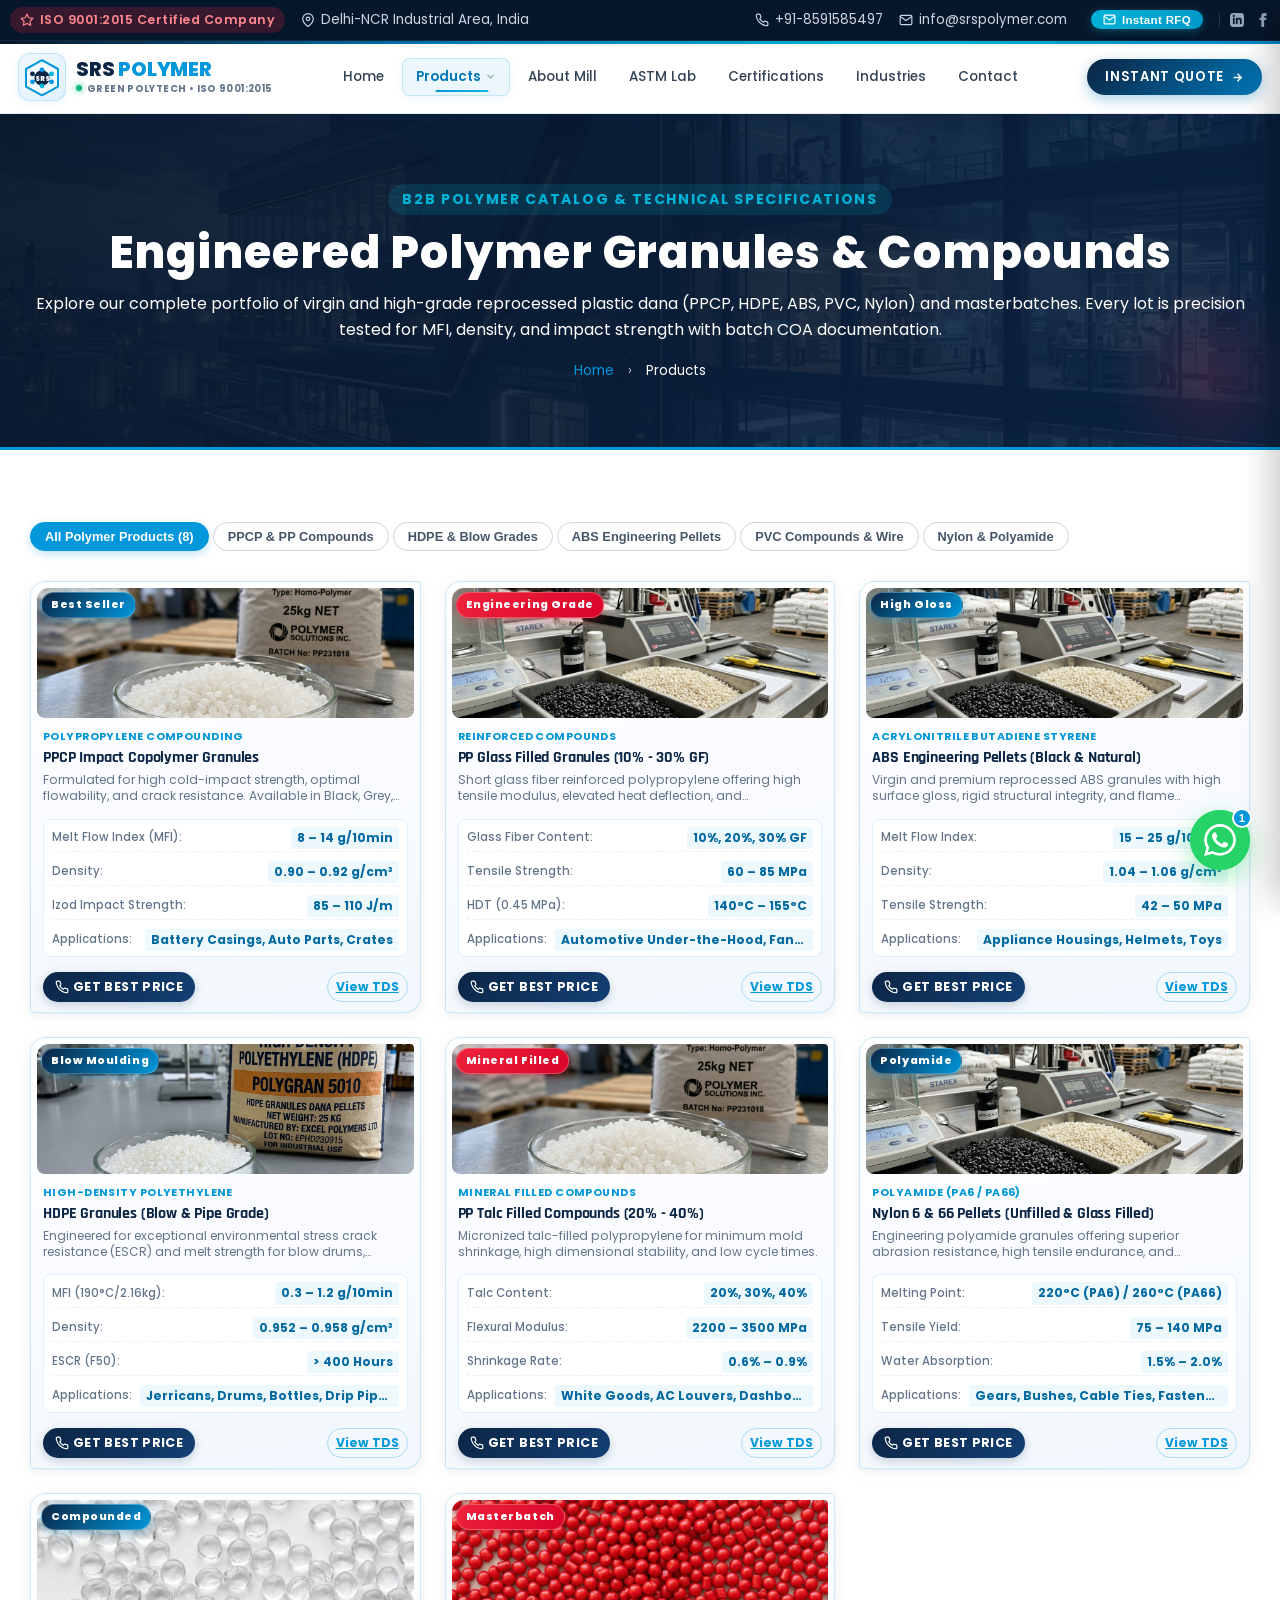
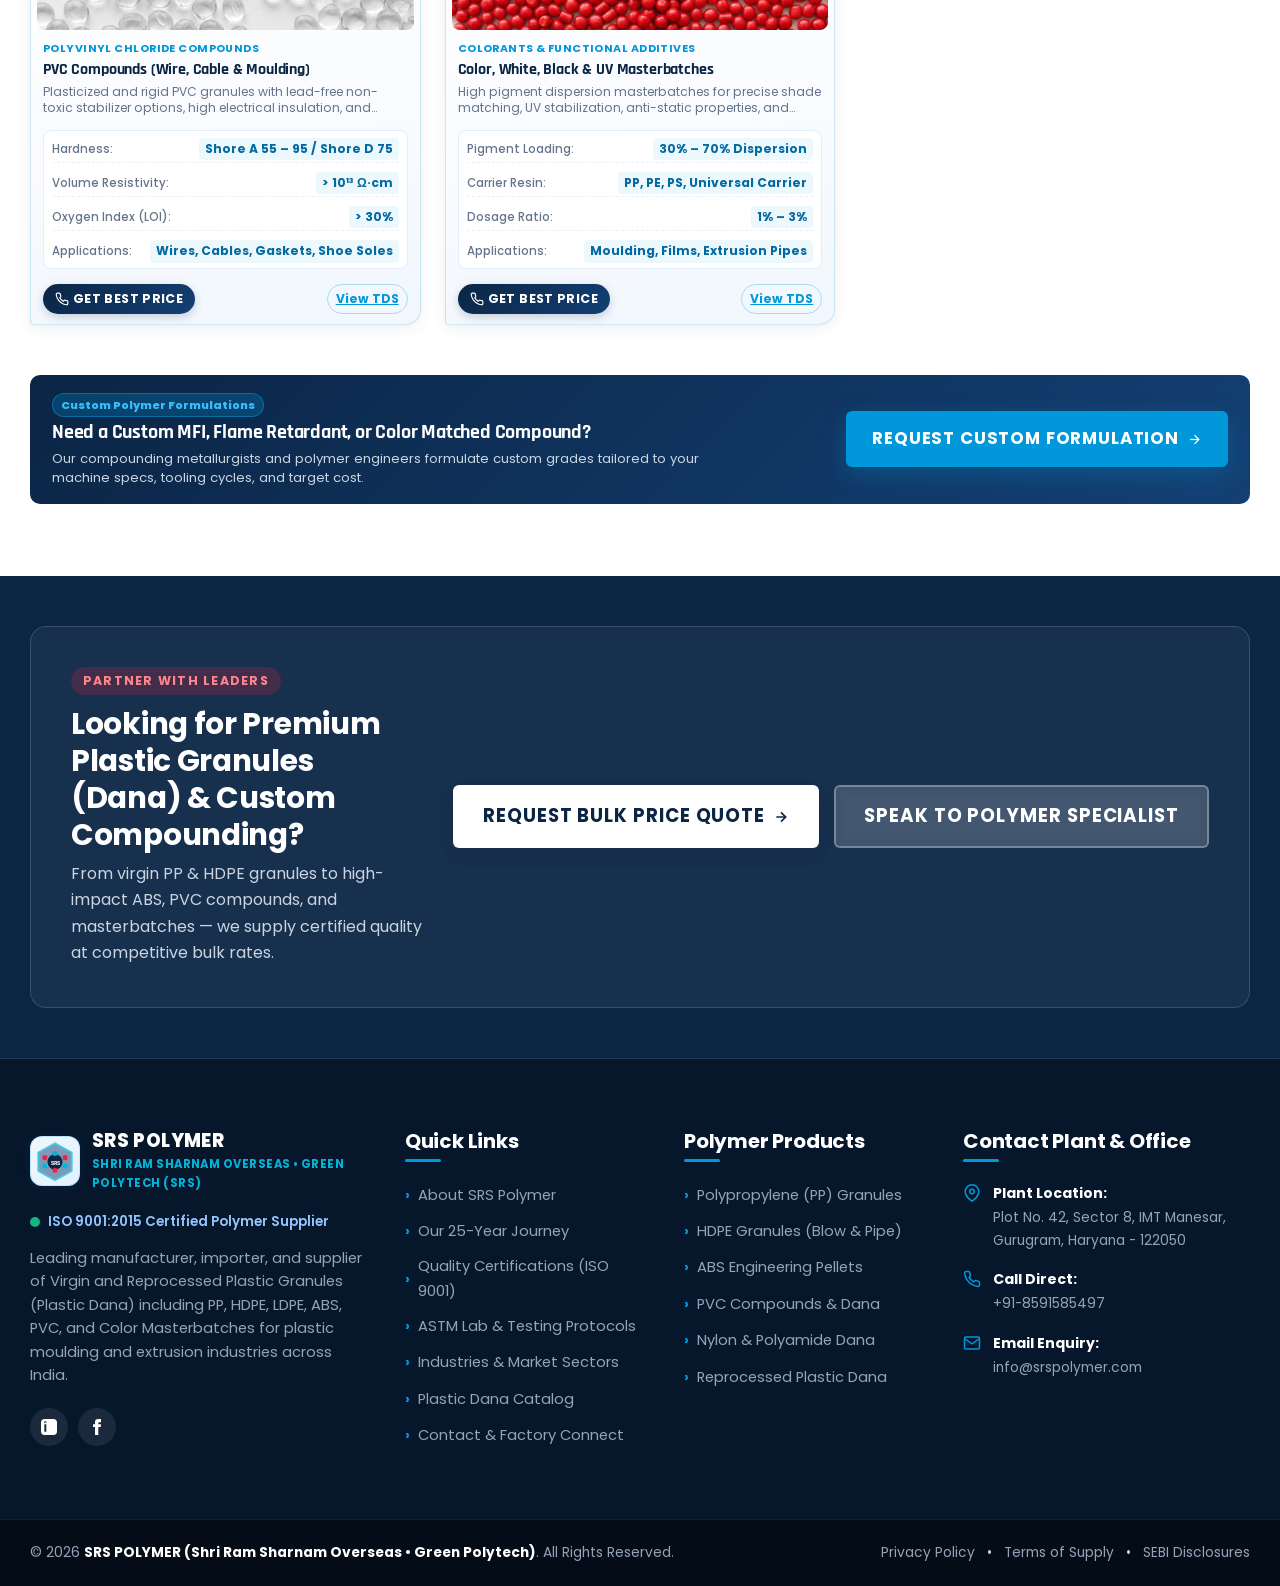
<file: products.html>
<!doctype html>
<html lang="en">
<head>
    <meta charset="UTF-8">
    <meta name="viewport" content="width=device-width, initial-scale=1, maximum-scale=5">
            <link rel="icon" type="image/svg+xml" href="./assets/images/favicon.svg">
        <link rel="preconnect" href="https://fonts.googleapis.com">
    <link rel="preconnect" href="https://fonts.gstatic.com" crossorigin>
    <link href="https://fonts.googleapis.com/css2?family=Poppins:ital,wght@0,300;0,400;0,500;0,600;0,700;0,800;0,900;1,400;1,600&family=Rajdhani:wght@500;600;700;800&family=Inter:wght@400;500;600&display=swap" rel="stylesheet">
        <!-- Google Fonts -->
    <link rel="preconnect" href="https://fonts.googleapis.com">
    <link rel="preconnect" href="https://fonts.gstatic.com" crossorigin>
    <link href="https://fonts.googleapis.com/css2?family=Poppins:ital,wght@0,300;0,400;0,500;0,600;0,700;0,800;0,900;1,400;1,600&family=Rajdhani:wght@500;600;700;800&family=Inter:wght@400;500;600&display=swap" rel="stylesheet">
    <!-- Theme CSS -->
    <link rel="stylesheet" href="assets/css/main.css">
    <link rel="stylesheet" href="style.css">
    <style id="gp-critical-layout-override">
        html:not(.wp-toolbar) {
            width: 100% !important;
            margin: 0 !important;
            padding: 0 !important;
            background: #ffffff !important;
        }
        html.wp-toolbar {
            margin-top: 32px !important;
            background: #ffffff !important;
        }
        @media screen and (max-width: 782px) {
            html.wp-toolbar {
                margin-top: 46px !important;
            }
        }
        /* Lock WordPress Admin Bar firmly to the top of the viewport */
        body.admin-bar #wpadminbar {
            position: fixed !important;
            top: 0 !important;
            left: 0 !important;
            right: 0 !important;
            width: 100% !important;
            z-index: 999999 !important;
        }
        /* Hide WordPress logo dropdown menu in admin bar so it never blocks the theme header or logo */
        body.admin-bar #wpadminbar #wp-admin-bar-wp-logo {
            display: none !important;
        }
        body.admin-bar .gp-clean-header,
        body.admin-bar #masthead {
            top: 32px !important;
        }
        @media screen and (max-width: 782px) {
            body.admin-bar .gp-clean-header,
            body.admin-bar #masthead {
                top: 46px !important;
            }
        }
        @media screen and (max-width: 600px) {
            body.admin-bar #wpadminbar {
                position: fixed !important;
                top: 0 !important;
            }
            body.admin-bar .gp-clean-header,
            body.admin-bar #masthead {
                top: 46px !important;
            }
        }
        @media (min-width: 769px) {
            .gp-hero-slider-section {
                height: calc(100vh - 110px) !important;
                min-height: 500px !important;
                max-height: 820px !important;
            }
            .gp-hero-slider {
                height: 100% !important;
                min-height: 100% !important;
            }
            .gp-hero-slider-section .gp-hero-slide {
                height: 100% !important;
                min-height: 100% !important;
                padding: 10px 0 52px !important;
            }
            .gp-hero-slider-pagination {
                bottom: 12px !important;
            }
        }
        @media (max-height: 768px) and (min-width: 769px) {
            .gp-hero-slider-section {
                height: calc(100vh - 105px) !important;
                min-height: 480px !important;
            }
            .gp-hero-slider-section .gp-plastin-hero-title {
                font-size: clamp(1.6rem, 2.3vw, 2.2rem) !important;
                margin-bottom: 8px !important;
            }
            .gp-hero-slider-section .gp-plastin-hero-lead {
                font-size: 0.85rem !important;
                line-height: 1.45 !important;
                margin-bottom: 10px !important;
            }
            .gp-hero-spec-chips {
                margin-bottom: 12px !important;
            }
            .gp-hero-slider-section .gp-hero-slide {
                padding: 5px 0 44px !important;
            }
            .gp-hero-slider-pagination {
                bottom: 8px !important;
            }
        }
        /* Mega Dropdown for Products Menu (All 13 Polymer Grades) */
        .gp-nav-menu > li.menu-item-has-children {
            position: relative;
        }
        .gp-clean-header .main-navigation .sub-menu.gp-products-mega-menu,
        #site-navigation .sub-menu.gp-products-mega-menu,
        .gp-nav-menu .sub-menu.gp-products-mega-menu {
            position: absolute !important;
            top: 100% !important;
            left: -40px !important;
            width: 630px !important;
            max-width: 95vw !important;
            padding: 16px 20px 14px !important;
            border-radius: 14px !important;
            border-top: 3.5px solid #0097db !important;
            box-shadow: 0 22px 50px -8px rgba(11, 37, 69, 0.22), 0 4px 16px rgba(0, 0, 0, 0.05) !important;
            background: #ffffff !important;
            opacity: 0 !important;
            visibility: hidden !important;
            transform: translateY(12px) !important;
            transition: all 0.24s cubic-bezier(0.4, 0, 0.2, 1) !important;
            z-index: 9999 !important;
            pointer-events: none;
        }
        #site-navigation li.menu-item-has-children:hover > .sub-menu.gp-products-mega-menu,
        .gp-clean-header .main-navigation li:hover > .sub-menu.gp-products-mega-menu,
        .gp-nav-menu > li.menu-item-has-children:hover > .sub-menu.gp-products-mega-menu {
            opacity: 1 !important;
            visibility: visible !important;
            transform: translateY(0) !important;
            pointer-events: auto !important;
        }
        body {
            width: 100% !important;
            max-width: 100% !important;
            margin: 0 !important;
            padding: 0 !important;
            border: none !important;
            box-shadow: none !important;
            background: #ffffff !important;
        }
        #page, .site-wrapper {
            width: 100% !important;
            max-width: 100% !important;
            margin: 0 !important;
            padding: 0 !important;
            border: none !important;
            box-shadow: none !important;
            overflow-x: hidden;
        }
        .gp-topbar-inner {
            min-height: 40px;
            height: auto !important;
            padding: 4px 0 !important;
        }
        .gp-badge-iso {
            white-space: nowrap !important;
            flex-shrink: 0 !important;
        }
        .gp-topbar-item, .gp-topbar-link {
            white-space: nowrap !important;
        }
        .gp-whatsapp-widget, #gp-whatsapp-widget, .joinchat, #joinchat, .wa-chat-box, .whatsapp-chat-button {
            position: fixed !important;
            bottom: 30px !important;
            right: 30px !important;
            left: auto !important;
            z-index: 999999 !important;
        }
        .gp-wa-chatbox, #gp-wa-chatbox {
            position: absolute !important;
            bottom: 75px !important;
            right: 0 !important;
            left: auto !important;
            transform-origin: bottom right !important;
        }
        .gp-back-to-top, #gp-back-to-top {
            position: fixed !important;
            bottom: 102px !important;
            right: 36px !important;
            left: auto !important;
            width: 50px !important;
            height: 50px !important;
            background: #0b2545 !important;
            background: linear-gradient(135deg, #0b2545 0%, #134074 100%) !important;
            color: #ffffff !important;
            border: 2px solid rgba(255, 255, 255, 0.25) !important;
            border-radius: 50% !important;
            box-shadow: 0 8px 24px rgba(11, 37, 69, 0.35), 0 2px 6px rgba(0, 0, 0, 0.15) !important;
            display: flex !important;
            align-items: center !important;
            justify-content: center !important;
            cursor: pointer !important;
            z-index: 99999 !important;
            text-decoration: none !important;
        }
        .gp-back-to-top svg, #gp-back-to-top svg {
            stroke: #ffffff !important;
            width: 22px !important;
            height: 22px !important;
            display: block !important;
        }
        .gp-back-to-top:hover, #gp-back-to-top:hover {
            background: #ef233c !important;
            background: linear-gradient(135deg, #ef233c 0%, #d90429 100%) !important;
            color: #ffffff !important;
            box-shadow: 0 12px 30px rgba(239, 35, 60, 0.55) !important;
        }
        @media (max-width: 768px) {
            .gp-whatsapp-widget, #gp-whatsapp-widget, .joinchat, #joinchat {
                bottom: 20px !important;
                right: 20px !important;
                left: auto !important;
            }
            .gp-wa-chatbox, #gp-wa-chatbox {
                right: 0 !important;
                left: auto !important;
            }
            .gp-back-to-top, #gp-back-to-top {
                bottom: 90px !important;
                right: 26px !important;
            }
        }
    </style>
</head>

<body class="page page-template ">

<div id="page" class="site-wrapper">
    <a class="skip-link screen-reader-text" href="#primary">Skip to content</a>

        <!-- Top Contact & Notification Bar -->
    <div class="gp-topbar">
        <div class="gp-container gp-topbar-inner">

            <div class="gp-topbar-left">
                <span class="gp-badge-iso">
                    <svg width="14" height="14" viewBox="0 0 24 24" fill="none" stroke="currentColor" stroke-width="2"><path d="M12 2l3.09 6.26L22 9.27l-5 4.87 1.18 6.88L12 17.77l-6.18 3.25L7 14.14 2 9.27l6.91-1.01L12 2z"></path></svg>
                    ISO 9001:2015 Certified Company                </span>
                <span class="gp-topbar-item gp-hidden-mobile">
                    <svg width="14" height="14" viewBox="0 0 24 24" fill="none" stroke="currentColor" stroke-width="2"><path d="M21 10c0 7-9 13-9 13s-9-6-9-13a9 9 0 0 1 18 0z"></path><circle cx="12" cy="10" r="3"></circle></svg>
                    <span>Delhi-NCR Industrial Area, India</span>
                </span>
            </div>

            <div class="gp-topbar-right">
                <a href="tel:+918591585497" class="gp-topbar-link">
                    <svg width="14" height="14" viewBox="0 0 24 24" fill="none" stroke="currentColor" stroke-width="2"><path d="M22 16.92v3a2 2 0 0 1-2.18 2 19.79 19.79 0 0 1-8.63-3.07 19.5 19.5 0 0 1-6-6 19.79 19.79 0 0 1-3.07-8.67A2 2 0 0 1 4.11 2h3a2 2 0 0 1 2 1.72 12.84 12.84 0 0 0 .7 2.81 2 2 0 0 1-.45 2.11L8.09 9.91a16 16 0 0 0 6 6l1.27-1.27a2 2 0 0 1 2.11-.45 12.84 12.84 0 0 0 2.81.7A2 2 0 0 1 22 16.92z"></path></svg>
                    <span>+91-8591585497</span>
                </a>
                <a href="mailto:info@srspolymer.com" class="gp-topbar-link gp-hidden-mobile">
                    <svg width="14" height="14" viewBox="0 0 24 24" fill="none" stroke="currentColor" stroke-width="2"><path d="M4 4h16c1.1 0 2 .9 2 2v12c0 1.1-.9 2-2 2H4c-1.1 0-2-.9-2-2V6c0-1.1.9-2 2-2z"></path><polyline points="22,6 12,13 2,6"></polyline></svg>
                    <span>info@srspolymer.com</span>
                </a>
                <button type="button" class="gp-topbar-quick-rfq gp-rfq-modal-trigger" id="gp-topbar-rfq-btn">
                    <svg width="13" height="13" viewBox="0 0 24 24" fill="none" stroke="currentColor" stroke-width="2.2"><path d="M4 4h16c1.1 0 2 .9 2 2v12c0 1.1-.9 2-2 2H4c-1.1 0-2-.9-2-2V6c0-1.1.9-2 2-2z"></path><polyline points="22,6 12,13 2,6"></polyline></svg>
                    <span>Instant RFQ</span>
                </button>
                <div class="gp-topbar-socials gp-hidden-sm">
                                            <a href="https://in.linkedin.com/company/srs-polymer" target="_blank" rel="noopener" aria-label="LinkedIn">
                            <svg width="14" height="14" viewBox="0 0 24 24" fill="currentColor"><path d="M19 0h-14c-2.761 0-5 2.239-5 5v14c0 2.761 2.239 5 5 5h14c2.762 0 5-2.239 5-5v-14c0-2.761-2.238-5-5-5zm-11 19h-3v-11h3v11zm-1.5-12.268c-.966 0-1.75-.79-1.75-1.764s.784-1.764 1.75-1.764 1.75.79 1.75 1.764-.783 1.764-1.75 1.764zm13.5 12.268h-3v-5.604c0-3.368-4-3.113-4 0v5.604h-3v-11h3v1.765c1.396-2.586 7-2.777 7 2.476v6.759z"/></svg>
                        </a>
                                                                <a href="https://www.facebook.com/srspolymer/" target="_blank" rel="noopener" aria-label="Facebook">
                            <svg width="14" height="14" viewBox="0 0 24 24" fill="currentColor"><path d="M9 8H6v4h3v12h5V12h3.642L18 8h-4V6.333C14 5.374 14.5 5 15.5 5H18V0h-3.808C10.595 0 9 1.582 9 4.615V8z"/></svg>
                        </a>
                                    </div>
            </div>
        </div>
    </div>

    <!-- Main Navigation Header (Professional Unified Header) -->
    <header id="masthead" class="site-header gp-header gp-clean-header">
        <div class="gp-container gp-header-inner">
            <!-- Brand Logo -->
            <div class="site-branding">
                <a href="index.html" class="gp-logo-link" rel="home">
                    <div class="gp-logo-mark">
                        <svg width="40" height="40" viewBox="0 0 50 50" fill="none" xmlns="http://www.w3.org/2000/svg">
                            <polygon points="25,4 45,15 45,37 25,48 5,37 5,15" stroke="#0097db" stroke-width="2.5" fill="#f0f7fd" stroke-linejoin="round"/>
                            <line x1="25" y1="16" x2="25" y2="36" stroke="#0097db" stroke-width="2" stroke-linecap="round"/>
                            <line x1="13" y1="21" x2="37" y2="31" stroke="#0097db" stroke-width="2" stroke-linecap="round"/>
                            <line x1="13" y1="31" x2="37" y2="21" stroke="#0097db" stroke-width="2" stroke-linecap="round"/>
                            <circle cx="25" cy="26" r="9.5" fill="#0b2545"/>
                            <text x="25" y="29.5" text-anchor="middle" fill="#ffffff" font-size="8" font-weight="900" font-family="'Poppins', sans-serif">SRS</text>
                            <circle cx="25" cy="16" r="3" fill="#0097db"/>
                            <circle cx="25" cy="36" r="3" fill="#00b4d8"/>
                            <circle cx="13" cy="21" r="3" fill="#0b2545"/>
                            <circle cx="37" cy="31" r="3" fill="#0097db"/>
                            <circle cx="13" cy="31" r="3" fill="#0097db"/>
                            <circle cx="37" cy="21" r="3" fill="#00b4d8"/>
                        </svg>
                    </div>
                    <div class="gp-logo-text">
                        <span class="gp-brand-name">SRS <span class="gp-accent" style="color:#0097db;">POLYMER</span></span>
                        <span class="gp-brand-sub"><span class="gp-live-dot-sub"></span> GREEN POLYTECH • ISO 9001:2015</span>
                    </div>
                </a>
            </div>

            <!-- Main Navigation Menu (Single Row, Crisp) -->
            <nav id="site-navigation" class="main-navigation" aria-label="Main Menu">
                                <ul id="primary-menu" class="gp-nav-menu">
                    <li class="menu-item ">
                        <a href="index.html">Home</a>
                    </li>
                    <li class="menu-item menu-item-has-children current-menu-item">
                        <a href="products.html">
                            Products <svg class="gp-nav-chevron" width="11" height="11" viewBox="0 0 24 24" fill="none" stroke="currentColor" stroke-width="2.5" stroke-linecap="round" stroke-linejoin="round"><path d="M6 9l6 6 6-6"/></svg>
                        </a>
                        <div class="sub-menu gp-products-mega-menu">
                            <div class="gp-mega-cols-grid">
                                <div class="gp-mega-col">
                                    <div class="gp-mega-col-head">
                                        <span>PPCP &amp; Polypropylene</span>
                                        <span class="gp-mega-col-count">6 Grades</span>
                                    </div>
                                    <ul class="gp-mega-col-list">
                                        <li><a href="product-detail/?product=ppcp-grey.html"><span class="gp-mega-dot" style="background:#0097db;"></span>PPCP Grey Granules</a></li>
                                        <li><a href="product-detail/?product=ppcp-impact.html"><span class="gp-mega-dot" style="background:#10b981;"></span>PPCP Impact Copolymer</a></li>
                                        <li><a href="product-detail/?product=ppcp-black.html"><span class="gp-mega-dot" style="background:#0b2545;"></span>PPCP Black Granules</a></li>
                                        <li><a href="product-detail/?product=pp-talc.html"><span class="gp-mega-dot" style="background:#6366f1;"></span>PP Talc Filled Granules</a></li>
                                        <li><a href="product-detail/?product=polypropylene-natural-white.html"><span class="gp-mega-dot" style="background:#0097db;"></span>PP Natural White Granules</a></li>
                                        <li><a href="product-detail/?product=polypropylene-glass-filled.html"><span class="gp-mega-dot" style="background:#059669;"></span>PP Glass Filled Granules</a></li>
                                    </ul>
                                </div>
                                <div class="gp-mega-col">
                                    <div class="gp-mega-col-head">
                                        <span>ABS, PMMA &amp; Nylon</span>
                                        <span class="gp-mega-col-count">7 Grades</span>
                                    </div>
                                    <ul class="gp-mega-col-list">
                                        <li><a href="product-detail/?product=abs-white.html"><span class="gp-mega-dot" style="background:#0891b2;"></span>ABS White Granules</a></li>
                                        <li><a href="product-detail/?product=abs-black.html"><span class="gp-mega-dot" style="background:#0f172a;"></span>ABS Black Granules</a></li>
                                        <li><a href="product-detail/?product=abs-fr-granules.html"><span class="gp-mega-dot" style="background:#ea580c;"></span>ABS FR Plastic Granules</a></li>
                                        <li><a href="product-detail/?product=red-pmma.html"><span class="gp-mega-dot" style="background:#dc2626;"></span>Red PMMA Granules</a></li>
                                        <li><a href="product-detail/?product=acrylic-granules.html"><span class="gp-mega-dot" style="background:#7c3aed;"></span>Acrylic Granules</a></li>
                                        <li><a href="product-detail/?product=nylon-black.html"><span class="gp-mega-dot" style="background:#1e293b;"></span>Nylon Black Granules</a></li>
                                        <li><a href="product-detail/?product=nylon-white.html"><span class="gp-mega-dot" style="background:#2563eb;"></span>Nylon White Granules</a></li>
                                    </ul>
                                </div>
                            </div>
                            <div class="gp-mega-footer-bar">
                                <a href="products.html">
                                    <span>Explore All 13 Polymer Grades &amp; Lab Specs</span>
                                    <svg width="14" height="14" viewBox="0 0 24 24" fill="none" stroke="currentColor" stroke-width="2.5"><polyline points="9 18 15 12 9 6"></polyline></svg>
                                </a>
                            </div>
                        </div>
                    </li>
                    <li class="menu-item ">
                        <a href="about.html">About Mill</a>
                    </li>
                    <li class="menu-item ">
                        <a href="testing.html">ASTM Lab</a>
                    </li>
                    <li class="menu-item ">
                        <a href="certificates.html">Certifications</a>
                    </li>
                    <li class="menu-item ">
                        <a href="industries.html">Industries</a>
                    </li>
                    <li class="menu-item ">
                        <a href="contact.html">Contact</a>
                    </li>
                </ul>
                            </nav>

            <!-- Header Right CTAs (Phone & RFQ Button) -->
            <div class="gp-header-actions">
                <a href="tel:+918591585497" class="gp-header-phone-quick gp-hidden-mobile" title="Call Mill Sales Desk">
                    <div class="gp-hp-icon">
                        <svg width="15" height="15" viewBox="0 0 24 24" fill="none" stroke="currentColor" stroke-width="2.2"><path d="M22 16.92v3a2 2 0 0 1-2.18 2 19.79 19.79 0 0 1-8.63-3.07 19.5 19.5 0 0 1-6-6 19.79 19.79 0 0 1-3.07-8.67A2 2 0 0 1 4.11 2h3a2 2 0 0 1 2 1.72 12.84 12.84 0 0 0 .7 2.81 2 2 0 0 1-.45 2.11L8.09 9.91a16 16 0 0 0 6 6l1.27-1.27a2 2 0 0 1 2.11-.45 12.84 12.84 0 0 0 2.81.7A2 2 0 0 1 22 16.92z"></path></svg>
                        <span class="gp-hp-pulse"></span>
                    </div>
                    <div class="gp-hp-details">
                        <span class="gp-hp-lbl">Mill Sales Desk</span>
                        <strong class="gp-hp-val">+91-8591585497</strong>
                    </div>
                </a>

                <button type="button" class="gp-btn gp-btn-header-rfq gp-rfq-modal-trigger" id="gp-header-rfq-btn">
                    <span>Instant Quote</span>
                    <svg width="13" height="13" viewBox="0 0 24 24" fill="none" stroke="currentColor" stroke-width="2.5"><line x1="5" y1="12" x2="19" y2="12"></line><polyline points="12 5 19 12 12 19"></polyline></svg>
                </button>

                <!-- Mobile Menu Hamburger Button -->
                <button class="gp-menu-toggle" id="gp-menu-toggle" aria-controls="primary-menu" aria-expanded="false" aria-label="Toggle Navigation">
                    <span class="gp-hamburger-bar"></span>
                    <span class="gp-hamburger-bar"></span>
                    <span class="gp-hamburger-bar"></span>
                </button>
            </div>
        </div>
    </header>

    <!-- Mobile Drawer Navigation -->
    <div class="gp-mobile-drawer" id="gp-mobile-drawer">
        <div class="gp-drawer-header">
            <div class="gp-logo-text">
                <span class="gp-brand-name">SRS &bull; SRS POLYMER</span>
                <span class="gp-brand-sub">Shri Ram Sharnam Overseas • Green Polytech</span>
            </div>
            <button class="gp-drawer-close" id="gp-drawer-close" aria-label="Close Navigation">✕</button>
        </div>
        <div class="gp-drawer-content" id="gp-drawer-content">
            <!-- Injected dynamically via JS or WP Menu -->
        </div>
        <div class="gp-drawer-footer">
            <a href="tel:+918591585497" class="gp-btn gp-btn-outline gp-btn-full">
                <svg width="15" height="15" viewBox="0 0 24 24" fill="none" stroke="currentColor" stroke-width="2" stroke-linecap="round" stroke-linejoin="round" style="margin-right: 6px; vertical-align: middle;"><path d="M22 16.92v3a2 2 0 0 1-2.18 2 19.79 19.79 0 0 1-8.63-3.07 19.5 19.5 0 0 1-6-6 19.79 19.79 0 0 1-3.07-8.67A2 2 0 0 1 4.11 2h3a2 2 0 0 1 2 1.72 12.84 12.84 0 0 0 .7 2.81 2 2 0 0 1-.45 2.11L8.09 9.91a16 16 0 0 0 6 6l1.27-1.27a2 2 0 0 1 2.11-.45 12.84 12.84 0 0 0 2.81.7A2 2 0 0 1 22 16.92z"></path></svg>
                <span>+91-8591585497</span>
            </a>
            <a href="#contact" class="gp-btn gp-btn-primary gp-btn-full" style="margin-top: 10px;">
                Request a Quote            </a>
        </div>
    </div>
    <div class="gp-drawer-backdrop" id="gp-drawer-backdrop"></div>
    
    <div id="content" class="site-content">


<main id="primary" class="site-main gp-products-page">

    <!-- ========================================================================= -->
    <!-- 1. HERO BANNER                                                            -->
    <!-- ========================================================================= -->
    <section class="gp-page-banner">
        <div class="gp-container">
            <div class="gp-page-banner-content">
                <span class="gp-sub-tag">B2B POLYMER CATALOG &amp; TECHNICAL SPECIFICATIONS</span>
                <h1 class="gp-page-title">Engineered Polymer Granules &amp; Compounds</h1>
                <p class="gp-page-banner-desc">
                    Explore our complete portfolio of virgin and high-grade reprocessed plastic dana (PPCP, HDPE, ABS, PVC, Nylon) and masterbatches. Every lot is precision tested for MFI, density, and impact strength with batch COA documentation.                </p>
                <nav class="gp-breadcrumbs" aria-label="Breadcrumb" style="margin-top: 15px; font-size: 0.85rem; color: rgba(255,255,255,0.7);"><a href="index.html" style="color: #0097db; text-decoration: none;">Home</a> <span style="margin: 0 6px;">›</span> <span style="color: #ffffff;">Products</span></nav>            </div>
        </div>
    </section>

    <!-- ========================================================================= -->
    <!-- 2. SEARCH & CATEGORY FILTER BAR                                           -->
    <!-- ========================================================================= -->
    <section class="gp-section gp-products-catalog-section" id="catalog">
        <div class="gp-container">
            
            <div class="gp-catalog-controls-bar">
                <div class="gp-catalog-filter-tabs" id="gp-product-filters">
                    <button class="gp-cat-btn active" data-filter="all">All Polymer Products (8)</button>
                    <button class="gp-cat-btn" data-filter="pp">PPCP &amp; PP Compounds</button>
                    <button class="gp-cat-btn" data-filter="hdpe">HDPE &amp; Blow Grades</button>
                    <button class="gp-cat-btn" data-filter="abs">ABS Engineering Pellets</button>
                    <button class="gp-cat-btn" data-filter="pvc">PVC Compounds &amp; Wire</button>
                    <button class="gp-cat-btn" data-filter="nylon">Nylon &amp; Polyamide</button>
                </div>
            </div>

            <!-- Full Product Grid -->
            <div class="gp-plastin-products-grid" id="gp-products-grid" style="display: grid; grid-template-columns: repeat(auto-fill, minmax(290px, 1fr)); gap: 24px; margin-top: 30px;">

                <!-- 1. PPCP Impact Copolymer Granules -->
                <article class="gp-plastin-product-card" data-category="pp">
                    <div class="gp-pcard-badge">Best Seller</div>
                    <div class="gp-pcard-media">
                        <img src="./assets/images/product-pp-granules.jpg" alt="PPCP Impact Copolymer Granules" loading="lazy">
                        <div class="gp-pcard-overlay-actions">
                            <button type="button" class="gp-pcard-quickview-btn" data-prod-id="1">
                                <svg width="15" height="15" viewBox="0 0 24 24" fill="none" stroke="currentColor" stroke-width="2"><path d="M1 12s4-8 11-8 11 8 11 8-4 8-11 8-11-8-11-8z"></path><circle cx="12" cy="12" r="3"></circle></svg>
                                <span>Quick View</span>
                            </button>
                        </div>
                    </div>
                    <div class="gp-pcard-body">
                        <div class="gp-pcard-cat">Polypropylene Compounding</div>
                        <h3 class="gp-pcard-title">
                            <a href="#contact" class="gp-rfq-modal-trigger" data-product="PPCP Impact Copolymer Granules">PPCP Impact Copolymer Granules</a>
                        </h3>
                        <p class="gp-pcard-desc">Formulated for high cold-impact strength, optimal flowability, and crack resistance. Available in Black, Grey, and Natural shades.</p>
                        
                        <div class="gp-pcard-specs-table">
                            <div class="gp-spec-row">
                                <span class="gp-spec-name">Melt Flow Index (MFI):</span>
                                <span class="gp-spec-val">8 – 14 g/10min</span>
                            </div>
                            <div class="gp-spec-row">
                                <span class="gp-spec-name">Density:</span>
                                <span class="gp-spec-val">0.90 – 0.92 g/cm³</span>
                            </div>
                            <div class="gp-spec-row">
                                <span class="gp-spec-name">Izod Impact Strength:</span>
                                <span class="gp-spec-val">85 – 110 J/m</span>
                            </div>
                            <div class="gp-spec-row">
                                <span class="gp-spec-name">Applications:</span>
                                <span class="gp-spec-val">Battery Casings, Auto Parts, Crates</span>
                            </div>
                        </div>

                        <div class="gp-pcard-footer">
                            <button type="button" class="gp-btn gp-btn-pcard-quote gp-rfq-modal-trigger" data-product="PPCP Impact Copolymer Granules">
                                <svg width="14" height="14" viewBox="0 0 24 24" fill="none" stroke="currentColor" stroke-width="2"><path d="M22 16.92v3a2 2 0 0 1-2.18 2 19.79 19.79 0 0 1-8.63-3.07 19.5 19.5 0 0 1-6-6 19.79 19.79 0 0 1-3.07-8.67A2 2 0 0 1 4.11 2h3a2 2 0 0 1 2 1.72 12.84 12.84 0 0 0 .7 2.81 2 2 0 0 1-.45 2.11L8.09 9.91a16 16 0 0 0 6 6l1.27-1.27a2 2 0 0 1 2.11-.45 12.84 12.84 0 0 0 2.81.7A2 2 0 0 1 22 16.92z"></path></svg>
                                <span>Get Best Price</span>
                            </button>
                            <a href="#contact" class="gp-btn-tds-link gp-rfq-modal-trigger" data-product="PPCP Technical Data Sheet">View TDS</a>
                        </div>
                    </div>
                </article>

                <!-- 2. Polypropylene Glass Filled Granules -->
                <article class="gp-plastin-product-card" data-category="pp">
                    <div class="gp-pcard-badge gp-badge-accent">Engineering Grade</div>
                    <div class="gp-pcard-media">
                        <img src="./assets/images/product-abs-granules.jpg" alt="Polypropylene Glass Filled Granules" loading="lazy">
                        <div class="gp-pcard-overlay-actions">
                            <button type="button" class="gp-pcard-quickview-btn" data-prod-id="2">
                                <svg width="15" height="15" viewBox="0 0 24 24" fill="none" stroke="currentColor" stroke-width="2"><path d="M1 12s4-8 11-8 11 8 11 8-4 8-11 8-11-8-11-8z"></path><circle cx="12" cy="12" r="3"></circle></svg>
                                <span>Quick View</span>
                            </button>
                        </div>
                    </div>
                    <div class="gp-pcard-body">
                        <div class="gp-pcard-cat">Reinforced Compounds</div>
                        <h3 class="gp-pcard-title">
                            <a href="#contact" class="gp-rfq-modal-trigger" data-product="Polypropylene Glass Filled (PP GF 20%/30%)">PP Glass Filled Granules (10% - 30% GF)</a>
                        </h3>
                        <p class="gp-pcard-desc">Short glass fiber reinforced polypropylene offering high tensile modulus, elevated heat deflection, and dimensional stability.</p>
                        
                        <div class="gp-pcard-specs-table">
                            <div class="gp-spec-row">
                                <span class="gp-spec-name">Glass Fiber Content:</span>
                                <span class="gp-spec-val">10%, 20%, 30% GF</span>
                            </div>
                            <div class="gp-spec-row">
                                <span class="gp-spec-name">Tensile Strength:</span>
                                <span class="gp-spec-val">60 – 85 MPa</span>
                            </div>
                            <div class="gp-spec-row">
                                <span class="gp-spec-name">HDT (0.45 MPa):</span>
                                <span class="gp-spec-val">140°C – 155°C</span>
                            </div>
                            <div class="gp-spec-row">
                                <span class="gp-spec-name">Applications:</span>
                                <span class="gp-spec-val">Automotive Under-the-Hood, Fans, Pumps</span>
                            </div>
                        </div>

                        <div class="gp-pcard-footer">
                            <button type="button" class="gp-btn gp-btn-pcard-quote gp-rfq-modal-trigger" data-product="Polypropylene Glass Filled (PP GF 20%/30%)">
                                <svg width="14" height="14" viewBox="0 0 24 24" fill="none" stroke="currentColor" stroke-width="2"><path d="M22 16.92v3a2 2 0 0 1-2.18 2 19.79 19.79 0 0 1-8.63-3.07 19.5 19.5 0 0 1-6-6 19.79 19.79 0 0 1-3.07-8.67A2 2 0 0 1 4.11 2h3a2 2 0 0 1 2 1.72 12.84 12.84 0 0 0 .7 2.81 2 2 0 0 1-.45 2.11L8.09 9.91a16 16 0 0 0 6 6l1.27-1.27a2 2 0 0 1 2.11-.45 12.84 12.84 0 0 0 2.81.7A2 2 0 0 1 22 16.92z"></path></svg>
                                <span>Get Best Price</span>
                            </button>
                            <a href="#contact" class="gp-btn-tds-link gp-rfq-modal-trigger" data-product="PP Glass Filled TDS">View TDS</a>
                        </div>
                    </div>
                </article>

                <!-- 3. ABS Engineering Pellets -->
                <article class="gp-plastin-product-card" data-category="abs">
                    <div class="gp-pcard-badge">High Gloss</div>
                    <div class="gp-pcard-media">
                        <img src="./assets/images/product-abs-granules.jpg" alt="ABS Engineering Pellets" loading="lazy">
                        <div class="gp-pcard-overlay-actions">
                            <button type="button" class="gp-pcard-quickview-btn" data-prod-id="3">
                                <svg width="15" height="15" viewBox="0 0 24 24" fill="none" stroke="currentColor" stroke-width="2"><path d="M1 12s4-8 11-8 11 8 11 8-4 8-11 8-11-8-11-8z"></path><circle cx="12" cy="12" r="3"></circle></svg>
                                <span>Quick View</span>
                            </button>
                        </div>
                    </div>
                    <div class="gp-pcard-body">
                        <div class="gp-pcard-cat">Acrylonitrile Butadiene Styrene</div>
                        <h3 class="gp-pcard-title">
                            <a href="#contact" class="gp-rfq-modal-trigger" data-product="ABS Engineering Pellets (High Gloss Black & White)">ABS Engineering Pellets (Black &amp; Natural)</a>
                        </h3>
                        <p class="gp-pcard-desc">Virgin and premium reprocessed ABS granules with high surface gloss, rigid structural integrity, and flame retardancy options.</p>
                        
                        <div class="gp-pcard-specs-table">
                            <div class="gp-spec-row">
                                <span class="gp-spec-name">Melt Flow Index:</span>
                                <span class="gp-spec-val">15 – 25 g/10min</span>
                            </div>
                            <div class="gp-spec-row">
                                <span class="gp-spec-name">Density:</span>
                                <span class="gp-spec-val">1.04 – 1.06 g/cm³</span>
                            </div>
                            <div class="gp-spec-row">
                                <span class="gp-spec-name">Tensile Strength:</span>
                                <span class="gp-spec-val">42 – 50 MPa</span>
                            </div>
                            <div class="gp-spec-row">
                                <span class="gp-spec-name">Applications:</span>
                                <span class="gp-spec-val">Appliance Housings, Helmets, Toys</span>
                            </div>
                        </div>

                        <div class="gp-pcard-footer">
                            <button type="button" class="gp-btn gp-btn-pcard-quote gp-rfq-modal-trigger" data-product="ABS Engineering Pellets (High Gloss Black & White)">
                                <svg width="14" height="14" viewBox="0 0 24 24" fill="none" stroke="currentColor" stroke-width="2"><path d="M22 16.92v3a2 2 0 0 1-2.18 2 19.79 19.79 0 0 1-8.63-3.07 19.5 19.5 0 0 1-6-6 19.79 19.79 0 0 1-3.07-8.67A2 2 0 0 1 4.11 2h3a2 2 0 0 1 2 1.72 12.84 12.84 0 0 0 .7 2.81 2 2 0 0 1-.45 2.11L8.09 9.91a16 16 0 0 0 6 6l1.27-1.27a2 2 0 0 1 2.11-.45 12.84 12.84 0 0 0 2.81.7A2 2 0 0 1 22 16.92z"></path></svg>
                                <span>Get Best Price</span>
                            </button>
                            <a href="#contact" class="gp-btn-tds-link gp-rfq-modal-trigger" data-product="ABS Pellets TDS">View TDS</a>
                        </div>
                    </div>
                </article>

                <!-- 4. HDPE Granules (Blow & Pipe Grade) -->
                <article class="gp-plastin-product-card" data-category="hdpe">
                    <div class="gp-pcard-badge">Blow Moulding</div>
                    <div class="gp-pcard-media">
                        <img src="./assets/images/product-hdpe-granules.jpg" alt="HDPE Granules Blow & Pipe Grade" loading="lazy">
                        <div class="gp-pcard-overlay-actions">
                            <button type="button" class="gp-pcard-quickview-btn" data-prod-id="4">
                                <svg width="15" height="15" viewBox="0 0 24 24" fill="none" stroke="currentColor" stroke-width="2"><path d="M1 12s4-8 11-8 11 8 11 8-4 8-11 8-11-8-11-8z"></path><circle cx="12" cy="12" r="3"></circle></svg>
                                <span>Quick View</span>
                            </button>
                        </div>
                    </div>
                    <div class="gp-pcard-body">
                        <div class="gp-pcard-cat">High-Density Polyethylene</div>
                        <h3 class="gp-pcard-title">
                            <a href="#contact" class="gp-rfq-modal-trigger" data-product="HDPE Granules (Blow & Pipe Grade)">HDPE Granules (Blow &amp; Pipe Grade)</a>
                        </h3>
                        <p class="gp-pcard-desc">Engineered for exceptional environmental stress crack resistance (ESCR) and melt strength for blow drums, jerricans, and HDPE pipes.</p>
                        
                        <div class="gp-pcard-specs-table">
                            <div class="gp-spec-row">
                                <span class="gp-spec-name">MFI (190°C/2.16kg):</span>
                                <span class="gp-spec-val">0.3 – 1.2 g/10min</span>
                            </div>
                            <div class="gp-spec-row">
                                <span class="gp-spec-name">Density:</span>
                                <span class="gp-spec-val">0.952 – 0.958 g/cm³</span>
                            </div>
                            <div class="gp-spec-row">
                                <span class="gp-spec-name">ESCR (F50):</span>
                                <span class="gp-spec-val">> 400 Hours</span>
                            </div>
                            <div class="gp-spec-row">
                                <span class="gp-spec-name">Applications:</span>
                                <span class="gp-spec-val">Jerricans, Drums, Bottles, Drip Pipes</span>
                            </div>
                        </div>

                        <div class="gp-pcard-footer">
                            <button type="button" class="gp-btn gp-btn-pcard-quote gp-rfq-modal-trigger" data-product="HDPE Granules (Blow & Pipe Grade)">
                                <svg width="14" height="14" viewBox="0 0 24 24" fill="none" stroke="currentColor" stroke-width="2"><path d="M22 16.92v3a2 2 0 0 1-2.18 2 19.79 19.79 0 0 1-8.63-3.07 19.5 19.5 0 0 1-6-6 19.79 19.79 0 0 1-3.07-8.67A2 2 0 0 1 4.11 2h3a2 2 0 0 1 2 1.72 12.84 12.84 0 0 0 .7 2.81 2 2 0 0 1-.45 2.11L8.09 9.91a16 16 0 0 0 6 6l1.27-1.27a2 2 0 0 1 2.11-.45 12.84 12.84 0 0 0 2.81.7A2 2 0 0 1 22 16.92z"></path></svg>
                                <span>Get Best Price</span>
                            </button>
                            <a href="#contact" class="gp-btn-tds-link gp-rfq-modal-trigger" data-product="HDPE Granules TDS">View TDS</a>
                        </div>
                    </div>
                </article>

                <!-- 5. PP Talc Filled Compounds -->
                <article class="gp-plastin-product-card" data-category="pp">
                    <div class="gp-pcard-badge gp-badge-accent">Mineral Filled</div>
                    <div class="gp-pcard-media">
                        <img src="./assets/images/product-pp-granules.jpg" alt="PP Talc Filled Compounds" loading="lazy">
                        <div class="gp-pcard-overlay-actions">
                            <button type="button" class="gp-pcard-quickview-btn" data-prod-id="5">
                                <svg width="15" height="15" viewBox="0 0 24 24" fill="none" stroke="currentColor" stroke-width="2"><path d="M1 12s4-8 11-8 11 8 11 8-4 8-11 8-11-8-11-8z"></path><circle cx="12" cy="12" r="3"></circle></svg>
                                <span>Quick View</span>
                            </button>
                        </div>
                    </div>
                    <div class="gp-pcard-body">
                        <div class="gp-pcard-cat">Mineral Filled Compounds</div>
                        <h3 class="gp-pcard-title">
                            <a href="#contact" class="gp-rfq-modal-trigger" data-product="PP Talc Filled Compounds (20% - 40%)">PP Talc Filled Compounds (20% - 40%)</a>
                        </h3>
                        <p class="gp-pcard-desc">Micronized talc-filled polypropylene for minimum mold shrinkage, high dimensional stability, and low cycle times.</p>
                        
                        <div class="gp-pcard-specs-table">
                            <div class="gp-spec-row">
                                <span class="gp-spec-name">Talc Content:</span>
                                <span class="gp-spec-val">20%, 30%, 40%</span>
                            </div>
                            <div class="gp-spec-row">
                                <span class="gp-spec-name">Flexural Modulus:</span>
                                <span class="gp-spec-val">2200 – 3500 MPa</span>
                            </div>
                            <div class="gp-spec-row">
                                <span class="gp-spec-name">Shrinkage Rate:</span>
                                <span class="gp-spec-val">0.6% – 0.9%</span>
                            </div>
                            <div class="gp-spec-row">
                                <span class="gp-spec-name">Applications:</span>
                                <span class="gp-spec-val">White Goods, AC Louvers, Dashboard Trim</span>
                            </div>
                        </div>

                        <div class="gp-pcard-footer">
                            <button type="button" class="gp-btn gp-btn-pcard-quote gp-rfq-modal-trigger" data-product="PP Talc Filled Compounds (20% - 40%)">
                                <svg width="14" height="14" viewBox="0 0 24 24" fill="none" stroke="currentColor" stroke-width="2"><path d="M22 16.92v3a2 2 0 0 1-2.18 2 19.79 19.79 0 0 1-8.63-3.07 19.5 19.5 0 0 1-6-6 19.79 19.79 0 0 1-3.07-8.67A2 2 0 0 1 4.11 2h3a2 2 0 0 1 2 1.72 12.84 12.84 0 0 0 .7 2.81 2 2 0 0 1-.45 2.11L8.09 9.91a16 16 0 0 0 6 6l1.27-1.27a2 2 0 0 1 2.11-.45 12.84 12.84 0 0 0 2.81.7A2 2 0 0 1 22 16.92z"></path></svg>
                                <span>Get Best Price</span>
                            </button>
                            <a href="#contact" class="gp-btn-tds-link gp-rfq-modal-trigger" data-product="PP Talc Filled TDS">View TDS</a>
                        </div>
                    </div>
                </article>

                <!-- 6. Nylon 6 & 66 Compounded Pellets -->
                <article class="gp-plastin-product-card" data-category="nylon">
                    <div class="gp-pcard-badge">Polyamide</div>
                    <div class="gp-pcard-media">
                        <img src="./assets/images/product-abs-granules.jpg" alt="Nylon 6 & 66 Compounded Pellets" loading="lazy">
                        <div class="gp-pcard-overlay-actions">
                            <button type="button" class="gp-pcard-quickview-btn" data-prod-id="6">
                                <svg width="15" height="15" viewBox="0 0 24 24" fill="none" stroke="currentColor" stroke-width="2"><path d="M1 12s4-8 11-8 11 8 11 8-4 8-11 8-11-8-11-8z"></path><circle cx="12" cy="12" r="3"></circle></svg>
                                <span>Quick View</span>
                            </button>
                        </div>
                    </div>
                    <div class="gp-pcard-body">
                        <div class="gp-pcard-cat">Polyamide (PA6 / PA66)</div>
                        <h3 class="gp-pcard-title">
                            <a href="#contact" class="gp-rfq-modal-trigger" data-product="Nylon 6 & 66 (PA6/PA66) Pellets">Nylon 6 &amp; 66 Pellets (Unfilled &amp; Glass Filled)</a>
                        </h3>
                        <p class="gp-pcard-desc">Engineering polyamide granules offering superior abrasion resistance, high tensile endurance, and continuous service temperature up to 130°C.</p>
                        
                        <div class="gp-pcard-specs-table">
                            <div class="gp-spec-row">
                                <span class="gp-spec-name">Melting Point:</span>
                                <span class="gp-spec-val">220°C (PA6) / 260°C (PA66)</span>
                            </div>
                            <div class="gp-spec-row">
                                <span class="gp-spec-name">Tensile Yield:</span>
                                <span class="gp-spec-val">75 – 140 MPa</span>
                            </div>
                            <div class="gp-spec-row">
                                <span class="gp-spec-name">Water Absorption:</span>
                                <span class="gp-spec-val">1.5% – 2.0%</span>
                            </div>
                            <div class="gp-spec-row">
                                <span class="gp-spec-name">Applications:</span>
                                <span class="gp-spec-val">Gears, Bushes, Cable Ties, Fasteners</span>
                            </div>
                        </div>

                        <div class="gp-pcard-footer">
                            <button type="button" class="gp-btn gp-btn-pcard-quote gp-rfq-modal-trigger" data-product="Nylon 6 & 66 (PA6/PA66) Pellets">
                                <svg width="14" height="14" viewBox="0 0 24 24" fill="none" stroke="currentColor" stroke-width="2"><path d="M22 16.92v3a2 2 0 0 1-2.18 2 19.79 19.79 0 0 1-8.63-3.07 19.5 19.5 0 0 1-6-6 19.79 19.79 0 0 1-3.07-8.67A2 2 0 0 1 4.11 2h3a2 2 0 0 1 2 1.72 12.84 12.84 0 0 0 .7 2.81 2 2 0 0 1-.45 2.11L8.09 9.91a16 16 0 0 0 6 6l1.27-1.27a2 2 0 0 1 2.11-.45 12.84 12.84 0 0 0 2.81.7A2 2 0 0 1 22 16.92z"></path></svg>
                                <span>Get Best Price</span>
                            </button>
                            <a href="#contact" class="gp-btn-tds-link gp-rfq-modal-trigger" data-product="Nylon Pellets TDS">View TDS</a>
                        </div>
                    </div>
                </article>

                <!-- 7. PVC Compounds (Rigid & Flexible) -->
                <article class="gp-plastin-product-card" data-category="pvc">
                    <div class="gp-pcard-badge">Compounded</div>
                    <div class="gp-pcard-media">
                        <img src="./assets/images/granules-clear-transparent.jpg" alt="PVC Compounds Rigid & Flexible" loading="lazy">
                        <div class="gp-pcard-overlay-actions">
                            <button type="button" class="gp-pcard-quickview-btn" data-prod-id="7">
                                <svg width="15" height="15" viewBox="0 0 24 24" fill="none" stroke="currentColor" stroke-width="2"><path d="M1 12s4-8 11-8 11 8 11 8-4 8-11 8-11-8-11-8z"></path><circle cx="12" cy="12" r="3"></circle></svg>
                                <span>Quick View</span>
                            </button>
                        </div>
                    </div>
                    <div class="gp-pcard-body">
                        <div class="gp-pcard-cat">Polyvinyl Chloride Compounds</div>
                        <h3 class="gp-pcard-title">
                            <a href="#contact" class="gp-rfq-modal-trigger" data-product="PVC Compounds (Rigid & Flexible)">PVC Compounds (Wire, Cable &amp; Moulding)</a>
                        </h3>
                        <p class="gp-pcard-desc">Plasticized and rigid PVC granules with lead-free non-toxic stabilizer options, high electrical insulation, and flame retardance.</p>
                        
                        <div class="gp-pcard-specs-table">
                            <div class="gp-spec-row">
                                <span class="gp-spec-name">Hardness:</span>
                                <span class="gp-spec-val">Shore A 55 – 95 / Shore D 75</span>
                            </div>
                            <div class="gp-spec-row">
                                <span class="gp-spec-name">Volume Resistivity:</span>
                                <span class="gp-spec-val">> 10¹³ Ω·cm</span>
                            </div>
                            <div class="gp-spec-row">
                                <span class="gp-spec-name">Oxygen Index (LOI):</span>
                                <span class="gp-spec-val">> 30%</span>
                            </div>
                            <div class="gp-spec-row">
                                <span class="gp-spec-name">Applications:</span>
                                <span class="gp-spec-val">Wires, Cables, Gaskets, Shoe Soles</span>
                            </div>
                        </div>

                        <div class="gp-pcard-footer">
                            <button type="button" class="gp-btn gp-btn-pcard-quote gp-rfq-modal-trigger" data-product="PVC Compounds (Rigid & Flexible)">
                                <svg width="14" height="14" viewBox="0 0 24 24" fill="none" stroke="currentColor" stroke-width="2"><path d="M22 16.92v3a2 2 0 0 1-2.18 2 19.79 19.79 0 0 1-8.63-3.07 19.5 19.5 0 0 1-6-6 19.79 19.79 0 0 1-3.07-8.67A2 2 0 0 1 4.11 2h3a2 2 0 0 1 2 1.72 12.84 12.84 0 0 0 .7 2.81 2 2 0 0 1-.45 2.11L8.09 9.91a16 16 0 0 0 6 6l1.27-1.27a2 2 0 0 1 2.11-.45 12.84 12.84 0 0 0 2.81.7A2 2 0 0 1 22 16.92z"></path></svg>
                                <span>Get Best Price</span>
                            </button>
                            <a href="#contact" class="gp-btn-tds-link gp-rfq-modal-trigger" data-product="PVC Compounds TDS">View TDS</a>
                        </div>
                    </div>
                </article>

                <!-- 8. Color & Additive Masterbatches -->
                <article class="gp-plastin-product-card" data-category="pvc">
                    <div class="gp-pcard-badge gp-badge-accent">Masterbatch</div>
                    <div class="gp-pcard-media">
                        <img src="./assets/images/granules-masterbatch-red.jpg" alt="Color & Additive Masterbatches" loading="lazy">
                        <div class="gp-pcard-overlay-actions">
                            <button type="button" class="gp-pcard-quickview-btn" data-prod-id="8">
                                <svg width="15" height="15" viewBox="0 0 24 24" fill="none" stroke="currentColor" stroke-width="2"><path d="M1 12s4-8 11-8 11 8 11 8-4 8-11 8-11-8-11-8z"></path><circle cx="12" cy="12" r="3"></circle></svg>
                                <span>Quick View</span>
                            </button>
                        </div>
                    </div>
                    <div class="gp-pcard-body">
                        <div class="gp-pcard-cat">Colorants &amp; Functional Additives</div>
                        <h3 class="gp-pcard-title">
                            <a href="#contact" class="gp-rfq-modal-trigger" data-product="Color & Additive Masterbatches">Color, White, Black &amp; UV Masterbatches</a>
                        </h3>
                        <p class="gp-pcard-desc">High pigment dispersion masterbatches for precise shade matching, UV stabilization, anti-static properties, and optical brightness.</p>
                        
                        <div class="gp-pcard-specs-table">
                            <div class="gp-spec-row">
                                <span class="gp-spec-name">Pigment Loading:</span>
                                <span class="gp-spec-val">30% – 70% Dispersion</span>
                            </div>
                            <div class="gp-spec-row">
                                <span class="gp-spec-name">Carrier Resin:</span>
                                <span class="gp-spec-val">PP, PE, PS, Universal Carrier</span>
                            </div>
                            <div class="gp-spec-row">
                                <span class="gp-spec-name">Dosage Ratio:</span>
                                <span class="gp-spec-val">1% – 3%</span>
                            </div>
                            <div class="gp-spec-row">
                                <span class="gp-spec-name">Applications:</span>
                                <span class="gp-spec-val">Moulding, Films, Extrusion Pipes</span>
                            </div>
                        </div>

                        <div class="gp-pcard-footer">
                            <button type="button" class="gp-btn gp-btn-pcard-quote gp-rfq-modal-trigger" data-product="Color & Additive Masterbatches">
                                <svg width="14" height="14" viewBox="0 0 24 24" fill="none" stroke="currentColor" stroke-width="2"><path d="M22 16.92v3a2 2 0 0 1-2.18 2 19.79 19.79 0 0 1-8.63-3.07 19.5 19.5 0 0 1-6-6 19.79 19.79 0 0 1-3.07-8.67A2 2 0 0 1 4.11 2h3a2 2 0 0 1 2 1.72 12.84 12.84 0 0 0 .7 2.81 2 2 0 0 1-.45 2.11L8.09 9.91a16 16 0 0 0 6 6l1.27-1.27a2 2 0 0 1 2.11-.45 12.84 12.84 0 0 0 2.81.7A2 2 0 0 1 22 16.92z"></path></svg>
                                <span>Get Best Price</span>
                            </button>
                            <a href="#contact" class="gp-btn-tds-link gp-rfq-modal-trigger" data-product="Masterbatches TDS">View TDS</a>
                        </div>
                    </div>
                </article>

            </div>

            <!-- Custom Formulation Callout Box -->
            <div class="gp-custom-compounding-box" style="margin-top: 50px;">
                <div class="gp-cc-content">
                    <span class="gp-cc-pill">Custom Polymer Formulations</span>
                    <h3 class="gp-cc-title">Need a Custom MFI, Flame Retardant, or Color Matched Compound?</h3>
                    <p class="gp-cc-desc">Our compounding metallurgists and polymer engineers formulate custom grades tailored to your machine specs, tooling cycles, and target cost.</p>
                </div>
                <div class="gp-cc-actions">
                    <a href="contact.html" class="gp-btn gp-btn-primary gp-rfq-modal-trigger" data-product="Custom Compounding Formulation">
                        <span>Request Custom Formulation</span>
                        <svg width="15" height="15" viewBox="0 0 24 24" fill="none" stroke="currentColor" stroke-width="2"><line x1="5" y1="12" x2="19" y2="12"></line><polyline points="12 5 19 12 12 19"></polyline></svg>
                    </a>
                </div>
            </div>

        </div>
    </section>

</main>


    </div><!-- #content -->

        <!-- Industrial CTA Banner before footer -->
    <section class="gp-cta-strip">

        <div class="gp-container">
            <div class="gp-cta-strip-card">
                <div class="gp-cta-strip-text">
                    <span class="gp-tag-pill">PARTNER WITH LEADERS</span>
                    <h3>Looking for Premium Plastic Granules (Dana) &amp; Custom Compounding?</h3>
                    <p>From virgin PP &amp; HDPE granules to high-impact ABS, PVC compounds, and masterbatches — we supply certified quality at competitive bulk rates.</p>
                </div>
                <div class="gp-cta-strip-actions">
                    <a href="contact.html" class="gp-btn gp-btn-light gp-btn-lg">
                        <span>Request Bulk Price Quote</span>
                        <svg width="16" height="16" viewBox="0 0 24 24" fill="none" stroke="currentColor" stroke-width="2.5"><line x1="5" y1="12" x2="19" y2="12"></line><polyline points="12 5 19 12 12 19"></polyline></svg>
                    </a>
                    <a href="tel:918591585497" class="gp-btn gp-btn-glass gp-btn-lg">
                        <span>Speak to Polymer Specialist</span>
                    </a>
                </div>
            </div>
        </div>
    </section>

    <!-- Main Site Footer -->
    <footer id="colophon" class="site-footer gp-footer">
        <div class="gp-container gp-footer-widgets">
            <div class="gp-footer-grid">
                <!-- Col 1: Bio & Cert -->
                <div class="gp-footer-col gp-footer-col-1">
                    <div class="gp-footer-brand">
                        <div class="gp-logo-mark">
                            <svg width="42" height="42" viewBox="0 0 50 50" fill="none" xmlns="http://www.w3.org/2000/svg">
                                <polygon points="25,4 45,15 45,37 25,48 5,37 5,15" stroke="#48cae4" stroke-width="2" fill="rgba(19, 64, 116, 0.5)" stroke-linejoin="round"/>
                                <line x1="25" y1="16" x2="25" y2="36" stroke="#48cae4" stroke-width="1.8" stroke-linecap="round"/>
                                <line x1="13" y1="21" x2="37" y2="31" stroke="#48cae4" stroke-width="1.8" stroke-linecap="round"/>
                                <line x1="13" y1="31" x2="37" y2="21" stroke="#48cae4" stroke-width="1.8" stroke-linecap="round"/>
                                <circle cx="25" cy="26" r="9" fill="var(--gp-primary)"/>
                                <text x="25" y="29.5" text-anchor="middle" fill="#ffffff" font-size="7.5" font-weight="900" font-family="'Rajdhani', sans-serif">SRS</text>
                                <circle cx="25" cy="16" r="3" fill="#00b4d8"/>
                                <circle cx="25" cy="36" r="3" fill="#ef233c"/>
                                <circle cx="13" cy="21" r="3" fill="#ef233c"/>
                                <circle cx="37" cy="31" r="3" fill="#00b4d8"/>
                                <circle cx="13" cy="31" r="3" fill="#00b4d8"/>
                                <circle cx="37" cy="21" r="3" fill="#ef233c"/>
                            </svg>
                        </div>
                        <div class="gp-footer-brand-text">
                            <h3 class="gp-footer-company" style="margin: 0; font-size: 1.15rem; font-weight: 800; line-height: 1.25; color: #ffffff;">SRS POLYMER</h3>
                            <span class="gp-footer-company-sub" style="display: block; font-size: 0.72rem; font-weight: 700; color: var(--gp-accent-cyan); letter-spacing: 0.04em; margin-top: 3px; text-transform: uppercase;">Shri Ram Sharnam Overseas • Green Polytech (SRS)</span>
                        </div>
                    </div>
                    <p class="gp-footer-cert-badge">
                        <span class="gp-pulse-dot"></span> ISO 9001:2015 Certified Polymer Supplier                    </p>
                    <p class="gp-footer-desc">
                        Leading manufacturer, importer, and supplier of Virgin and Reprocessed Plastic Granules (Plastic Dana) including PP, HDPE, LDPE, ABS, PVC, and Color Masterbatches for plastic moulding and extrusion industries across India.                    </p>
                    <div class="gp-footer-socials">
                                                    <a href="https://in.linkedin.com/company/srs-polymer" target="_blank" rel="noopener" aria-label="LinkedIn" class="gp-social-circle">
                                <svg width="16" height="16" viewBox="0 0 24 24" fill="currentColor"><path d="M19 0h-14c-2.761 0-5 2.239-5 5v14c0 2.761 2.239 5 5 5h14c2.762 0 5-2.239 5-5v-14c0-2.761-2.238-5-5-5zm-11 19h-3v-11h3v11zm-1.5-12.268c-.966 0-1.75-.79-1.75-1.764s.784-1.764 1.75-1.764 1.75.79 1.75 1.764-.783 1.75-1.764-1.75 1.764zm13.5 12.268h-3v-5.604c0-3.368-4-3.113-4 0v5.604h-3v-11h3v1.765c1.396-2.586 7-2.777 7 2.476v6.759z"/></svg>
                            </a>
                                                                            <a href="https://www.facebook.com/srspolymer/" target="_blank" rel="noopener" aria-label="Facebook" class="gp-social-circle">
                                <svg width="16" height="16" viewBox="0 0 24 24" fill="currentColor"><path d="M9 8H6v4h3v12h5V12h3.642L18 8h-4V6.333C14 5.374 14.5 5 15.5 5H18V0h-3.808C10.595 0 9 1.582 9 4.615V8z"/></svg>
                            </a>
                                            </div>
                </div>

                <!-- Col 2: Useful Links -->
                <div class="gp-footer-col gp-footer-col-2">
                    <h4 class="gp-footer-heading">Quick Links</h4>
                    <ul class="gp-footer-links">
                        <li><a href="about.html"><span class="gp-arrow">›</span> About SRS Polymer</a></li>
                        <li><a href="about.html#vision"><span class="gp-arrow">›</span> Our 25-Year Journey</a></li>
                        <li><a href="certificates.html"><span class="gp-arrow">›</span> Quality Certifications (ISO 9001)</a></li>
                        <li><a href="testing.html"><span class="gp-arrow">›</span> ASTM Lab &amp; Testing Protocols</a></li>
                        <li><a href="industries.html"><span class="gp-arrow">›</span> Industries &amp; Market Sectors</a></li>
                        <li><a href="products.html"><span class="gp-arrow">›</span> Plastic Dana Catalog</a></li>
                        <li><a href="contact.html"><span class="gp-arrow">›</span> Contact &amp; Factory Connect</a></li>
                    </ul>
                </div>

                <!-- Col 3: Products Offered -->
                <div class="gp-footer-col gp-footer-col-3">
                    <h4 class="gp-footer-heading">Polymer Products</h4>
                    <ul class="gp-footer-links">
                        <li><a href="products.html#pp"><span class="gp-arrow">›</span> Polypropylene (PP) Granules</a></li>
                        <li><a href="products.html#hdpe"><span class="gp-arrow">›</span> HDPE Granules (Blow &amp; Pipe)</a></li>
                        <li><a href="products.html#abs"><span class="gp-arrow">›</span> ABS Engineering Pellets</a></li>
                        <li><a href="products.html#pvc"><span class="gp-arrow">›</span> PVC Compounds &amp; Dana</a></li>
                        <li><a href="products.html#nylon"><span class="gp-arrow">›</span> Nylon &amp; Polyamide Dana</a></li>
                        <li><a href="products.html"><span class="gp-arrow">›</span> Reprocessed Plastic Dana</a></li>
                    </ul>
                </div>

                <!-- Col 4: Contact Us -->
                <div class="gp-footer-col gp-footer-col-4">
                    <h4 class="gp-footer-heading">Contact Plant &amp; Office</h4>
                    <div class="gp-footer-contact-item">
                        <div class="gp-contact-icon">
                            <svg width="18" height="18" viewBox="0 0 24 24" fill="none" stroke="currentColor" stroke-width="2"><path d="M21 10c0 7-9 13-9 13s-9-6-9-13a9 9 0 0 1 18 0z"></path><circle cx="12" cy="10" r="3"></circle></svg>
                        </div>
                        <div class="gp-contact-text">
                            <strong>Plant Location:</strong>
                            <p>Plot No. 42, Sector 8, IMT Manesar, Gurugram, Haryana - 122050</p>
                        </div>
                    </div>

                    <div class="gp-footer-contact-item">
                        <div class="gp-contact-icon">
                            <svg width="18" height="18" viewBox="0 0 24 24" fill="none" stroke="currentColor" stroke-width="2"><path d="M22 16.92v3a2 2 0 0 1-2.18 2 19.79 19.79 0 0 1-8.63-3.07 19.5 19.5 0 0 1-6-6 19.79 19.79 0 0 1-3.07-8.67A2 2 0 0 1 4.11 2h3a2 2 0 0 1 2 1.72 12.84 12.84 0 0 0 .7 2.81 2 2 0 0 1-.45 2.11L8.09 9.91a16 16 0 0 0 6 6l1.27-1.27a2 2 0 0 1 2.11-.45 12.84 12.84 0 0 0 2.81.7A2 2 0 0 1 22 16.92z"></path></svg>
                        </div>
                        <div class="gp-contact-text">
                            <strong>Call Direct:</strong>
                            <p><a href="tel:918591585497">+91-8591585497</a></p>
                        </div>
                    </div>

                    <div class="gp-footer-contact-item">
                        <div class="gp-contact-icon">
                            <svg width="18" height="18" viewBox="0 0 24 24" fill="none" stroke="currentColor" stroke-width="2"><path d="M4 4h16c1.1 0 2 .9 2 2v12c0 1.1-.9 2-2 2H4c-1.1 0-2-.9-2-2V6c0-1.1.9-2 2-2z"></path><polyline points="22,6 12,13 2,6"></polyline></svg>
                        </div>
                        <div class="gp-contact-text">
                            <strong>Email Enquiry:</strong>
                            <p><a href="mailto:info@srspolymer.com">info@srspolymer.com</a></p>
                        </div>
                    </div>
                </div>
            </div>
        </div>

        <!-- Copyright Bar -->
        <div class="gp-footer-bottom">
            <div class="gp-container gp-footer-bottom-inner">
                <p class="gp-copyright-text">
                    &copy; 2026 <strong>SRS POLYMER (Shri Ram Sharnam Overseas • Green Polytech)</strong>. All Rights Reserved.                </p>
                <div class="gp-footer-bottom-links">
                    <a href="#investors">Privacy Policy</a>
                    <span class="sep">•</span>
                    <a href="#investors">Terms of Supply</a>
                    <span class="sep">•</span>
                    <a href="#investors">SEBI Disclosures</a>
                </div>
            </div>
        </div>
    </footer>
    
    <!-- Floating WhatsApp Widget (matching Jyoti Joinchat) -->
        <div class="gp-whatsapp-widget" id="gp-whatsapp-widget" style="position: fixed !important; bottom: 30px !important; right: 30px !important; left: auto !important; z-index: 99999 !important;">
        <!-- Chat Popup Box -->
        <div class="gp-wa-chatbox" id="gp-wa-chatbox" style="position: absolute !important; bottom: 75px !important; right: 0 !important; left: auto !important; transform-origin: bottom right !important;">
            <div class="gp-wa-header">
                <div class="gp-wa-avatar">
                    <div class="gp-wa-avatar-img">SP</div>
                    <span class="gp-wa-status-dot"></span>
                </div>
                <div class="gp-wa-info">
                    <h4>SRS Polymer</h4>
                    <span>Typically replies within minutes</span>
                </div>
                <button class="gp-wa-close" id="gp-wa-close" aria-label="Close WhatsApp Dialog">✕</button>
            </div>
            <div class="gp-wa-body">
                <div class="gp-wa-msg-bubble">
                    <p>Hello 👋 How can we help you today?</p>
                    <p class="gp-wa-sub">Ask about today’s rates for PP Granules, HDPE Dana, ABS Engineering Pellets, or Masterbatches.</p>
                    <span class="gp-wa-time">10:10</span>
                </div>
            </div>
            <div class="gp-wa-footer">
                <a href="https://api.whatsapp.com/send?phone=918591585497&text=Hi%20SRS%20Polymer%21%20I%20need%20price%20and%20availability%20for%20Plastic%20Granules%20%28Dana%29." target="_blank" rel="noopener" class="gp-btn-wa-send">
                    <svg width="20" height="20" viewBox="0 0 24 24" fill="currentColor"><path d="M.057 24l1.687-6.163c-1.041-1.804-1.588-3.849-1.587-5.946.003-6.556 5.338-11.891 11.893-11.891 3.181.001 6.167 1.24 8.413 3.488 2.245 2.248 3.481 5.236 3.48 8.414-.003 6.557-5.338 11.892-11.893 11.892-1.99-.001-3.951-.5-5.688-1.448l-6.305 1.654zm6.597-3.807c1.676.995 3.276 1.591 5.392 1.592 5.448 0 9.886-4.434 9.889-9.885.002-5.462-4.415-9.89-9.881-9.892-5.452 0-9.887 4.434-9.889 9.884-.001 2.225.651 3.891 1.746 5.634l-.999 3.648 3.742-.981zm11.387-5.464c-.074-.124-.272-.198-.57-.347-.297-.149-1.758-.868-2.031-.967-.272-.099-.47-.149-.669.149-.198.297-.768.967-.941 1.165-.173.198-.347.223-.644.074-.297-.149-1.255-.462-2.39-1.475-.883-.788-1.48-1.761-1.653-2.059-.173-.297-.018-.458.13-.606.134-.133.297-.347.446-.521.151-.172.2-.296.3-.495.099-.198.05-.372-.025-.521-.075-.148-.669-1.611-.916-2.206-.242-.579-.487-.501-.669-.51l-.57-.01c-.198 0-.52.074-.792.372s-1.04 1.016-1.04 2.479 1.065 2.876 1.213 3.074c.149.198 2.095 3.2 5.076 4.487.709.306 1.263.489 1.694.626.712.226 1.36.194 1.872.118.571-.085 1.758-.719 2.006-1.413.248-.695.248-1.29.173-1.414z"/></svg>
                    <span>Open Chat on WhatsApp</span>
                </a>
            </div>
        </div>

        <!-- Trigger Button -->
        <button class="gp-wa-trigger" id="gp-wa-trigger" aria-label="Chat with us on WhatsApp">
            <span class="gp-wa-pulse"></span>
            <svg width="32" height="32" viewBox="0 0 24 24" fill="#ffffff"><path d="M.057 24l1.687-6.163c-1.041-1.804-1.588-3.849-1.587-5.946.003-6.556 5.338-11.891 11.893-11.891 3.181.001 6.167 1.24 8.413 3.488 2.245 2.248 3.481 5.236 3.48 8.414-.003 6.557-5.338 11.892-11.893 11.892-1.99-.001-3.951-.5-5.688-1.448l-6.305 1.654zm6.597-3.807c1.676.995 3.276 1.591 5.392 1.592 5.448 0 9.886-4.434 9.889-9.885.002-5.462-4.415-9.89-9.881-9.892-5.452 0-9.887 4.434-9.889 9.884-.001 2.225.651 3.891 1.746 5.634l-.999 3.648 3.742-.981zm11.387-5.464c-.074-.124-.272-.198-.57-.347-.297-.149-1.758-.868-2.031-.967-.272-.099-.47-.149-.669.149-.198.297-.768.967-.941 1.165-.173.198-.347.223-.644.074-.297-.149-1.255-.462-2.39-1.475-.883-.788-1.48-1.761-1.653-2.059-.173-.297-.018-.458.13-.606.134-.133.297-.347.446-.521.151-.172.2-.296.3-.495.099-.198.05-.372-.025-.521-.075-.148-.669-1.611-.916-2.206-.242-.579-.487-.501-.669-.51l-.57-.01c-.198 0-.52.074-.792.372s-1.04 1.016-1.04 2.479 1.065 2.876 1.213 3.074c.149.198 2.095 3.2 5.076 4.487.709.306 1.263.489 1.694.626.712.226 1.36.194 1.872.118.571-.085 1.758-.719 2.006-1.413.248-.695.248-1.29.173-1.414z"/></svg>
            <span class="gp-wa-badge-notify">1</span>
        </button>
    </div>
    
    <!-- Back to Top Button -->
    <button id="gp-back-to-top" class="gp-back-to-top" style="bottom: 102px !important; right: 36px !important; left: auto !important; background: linear-gradient(135deg, #0b2545 0%, #134074 100%) !important; color: #ffffff !important;" aria-label="Back to top">
        <svg width="22" height="22" viewBox="0 0 24 24" fill="none" stroke="#ffffff" stroke-width="2.8"><polyline points="18 15 12 9 6 15"></polyline></svg>
    </button>

    <!-- Quick RFQ Modal Dialog -->
    <div class="gp-modal" id="gp-rfq-modal" aria-hidden="true" role="dialog" aria-labelledby="gp-rfq-modal-title">
        <div class="gp-modal-dialog">
            <button class="gp-modal-close" id="gp-rfq-modal-close" aria-label="Close">
                <svg width="18" height="18" viewBox="0 0 24 24" fill="none" stroke="currentColor" stroke-width="2.4" stroke-linecap="round" stroke-linejoin="round"><line x1="18" y1="6" x2="6" y2="18"></line><line x1="6" y1="6" x2="18" y2="18"></line></svg>
            </button>
            <div class="gp-modal-header">
                <div class="gp-rfq-badge"><span class="gp-rfq-dot"></span> B2B BULK RFQ DESK</div>
                <h3 id="gp-rfq-modal-title">Request a Custom Quotation</h3>
                <p>Direct line to our technical polymer sales team for bulk granules &amp; compounding.</p>
            </div>
            <form class="gp-modal-form gp-ajax-rfq-form">
                <input type="hidden" name="action" value="gp_submit_contact">
                <div class="gp-form-row">
                    <div class="gp-form-group">
                        <label>Full Name *</label>
                        <input type="text" name="fullname" required placeholder="e.g. Rajesh Sharma">
                    </div>
                    <div class="gp-form-group">
                        <label>Company Name</label>
                        <input type="text" name="company" placeholder="e.g. Apex Polymer Moulding Ltd">
                    </div>
                </div>
                <div class="gp-form-row">
                    <div class="gp-form-group">
                        <label>Email Address *</label>
                        <input type="email" name="email" required placeholder="rajesh@apexpolymers.com">
                    </div>
                    <div class="gp-form-group">
                        <label>Mobile / WhatsApp *</label>
                        <input type="tel" name="phone" required placeholder="+91 98765 43210">
                    </div>
                </div>
                <div class="gp-form-row">
                    <div class="gp-form-group">
                        <label>Product of Interest</label>
                        <input type="text" name="product" id="gp-modal-product-field" placeholder="e.g. PPCP Impact Copolymer / ABS Black">
                    </div>
                    <div class="gp-form-group">
                        <label>Estimated Quantity</label>
                        <input type="text" name="quantity" placeholder="e.g. 5 MT (5,000 kg) / 200 Bags">
                    </div>
                </div>
                <div class="gp-form-group gp-form-group-msg">
                    <label>Detailed Requirements / Specifications</label>
                    <textarea name="message" rows="2" placeholder="e.g. Target MFI (8-14), required color/shade, application (Battery Box / Crate), delivery location..."></textarea>
                </div>
                <div class="gp-form-feedback"></div>
                <button type="submit" class="gp-btn gp-btn-primary gp-btn-full gp-btn-submit gp-rfq-submit-btn">
                    <span>Submit Request to Polymer Specialists</span>
                    <svg width="15" height="15" viewBox="0 0 24 24" fill="none" stroke="currentColor" stroke-width="2.5"><line x1="5" y1="12" x2="19" y2="12"></line><polyline points="12 5 19 12 12 19"></polyline></svg>
                </button>
                <div class="gp-rfq-footer-notes">
                    <span class="gp-rfq-note-item">
                        <svg width="13" height="13" viewBox="0 0 24 24" fill="none" stroke="#0097db" stroke-width="2.5"><path d="M12 22s8-4 8-10V5l-8-3-8 3v7c0 6 8 10 8 10z"></path></svg>
                        ISO 9001:2015 &amp; RoHS Certified Materials
                    </span>
                    <a href="https://wa.me/918591585497?text=Hi%20SRS%20Polymer,%20I%20need%20an%20urgent%20price%20quote%20for%20Plastic%20Granules." target="_blank" rel="noopener" class="gp-rfq-wa-direct">
                        <svg width="13" height="13" viewBox="0 0 24 24" fill="#25D366"><path d="M.057 24l1.687-6.163c-1.041-1.804-1.588-3.849-1.587-5.946.003-6.556 5.338-11.891 11.893-11.891 3.181.001 6.167 1.24 8.413 3.488 2.245 2.248 3.481 5.236 3.48 8.414-.003 6.557-5.338 11.892-11.893 11.892-1.99-.001-3.951-.5-5.688-1.448l-6.305 1.654zm6.597-3.807c1.676.995 3.276 1.591 5.392 1.592 5.448 0 9.886-4.434 9.889-9.885.002-5.462-4.415-9.89-9.881-9.892-5.452 0-9.887 4.434-9.889 9.884-.001 2.225.651 3.891 1.746 5.634l-.999 3.648 3.742-.981zm11.387-5.464c-.074-.124-.272-.198-.57-.347-.297-.149-1.758-.868-2.031-.967-.272-.099-.47-.149-.669.149-.198.297-.768.967-.941 1.165-.173.198-.347.223-.644.074-.297-.149-1.255-.462-2.39-1.475-.883-.788-1.48-1.761-1.653-2.059-.173-.297-.018-.458.13-.606.134-.133.297-.347.446-.521.151-.172.2-.296.3-.495.099-.198.05-.372-.025-.521-.075-.148-.669-1.611-.916-2.206-.242-.579-.487-.501-.669-.51l-.57-.01c-.198 0-.52.074-.792.372s-1.04 1.016-1.04 2.479 1.065 2.876 1.213 3.074c.149.198 2.095 3.2 5.076 4.487.709.306 1.263.489 1.694.626.712.226 1.36.194 1.872.118.571-.085 1.758-.719 2.006-1.413.248-.695.248-1.29.173-1.414z"/></svg>
                        Direct WhatsApp Connect
                    </a>
                </div>
            </form>
        </div>
        <div class="gp-modal-backdrop" id="gp-rfq-modal-backdrop"></div>
    </div>

    <!-- Global Realistic Certificate Lightbox Modal (#gp-cert-modal) -->
    <div class="gp-cert-modal-backdrop" id="gp-cert-modal" role="dialog" aria-modal="true" aria-labelledby="gp-cert-modal-code" style="display: none;">
        <div class="gp-cert-modal-dialog">
            <button type="button" class="gp-cert-modal-close" id="gp-cert-modal-close" aria-label="Close Certificate">✕</button>

            <div class="gp-cert-frame">
                <div class="gp-cert-frame-inner">
                    <div class="gp-cert-modal-header">
                        <div class="gp-cert-guilloche">
                            <svg width="48" height="48" viewBox="0 0 100 100" fill="none" stroke="#0097db" stroke-width="2">
                                <circle cx="50" cy="50" r="45" stroke-dasharray="3 3"/>
                                <circle cx="50" cy="50" r="38"/>
                                <polygon points="50,15 62,38 85,38 67,52 73,75 50,62 27,75 33,52 15,38 38,38" fill="rgba(0, 151, 219, 0.1)"/>
                            </svg>
                        </div>
                        <div class="gp-cert-modal-titles">
                            <span class="gp-cert-super-title">CERTIFICATE OF COMPLIANCE &amp; QUALITY REGISTRATION</span>
                            <h2 class="gp-cert-main-title" id="gp-cert-modal-code">ISO 9001:2015</h2>
                            <p class="gp-cert-accreditor-tag" id="gp-cert-modal-title">Quality Management System</p>
                        </div>
                    </div>

                    <div class="gp-cert-certified-block">
                        <span class="gp-cert-certifies-text">This is to officially certify that the manufacturing, testing, and compounding operations of:</span>
                        <h3 class="gp-cert-recipient-name">SRS POLYMER</h3>
                        <p class="gp-cert-recipient-div">Shri Ram Sharnam Overseas • Green Polytech</p>
                        <p class="gp-cert-facility-address">Plot No. 42, Sector 8, IMT Manesar, Gurugram, Haryana - 122050</p>
                    </div>

                    <div class="gp-cert-scope-box">
                        <strong class="gp-cert-scope-title">Certified Scope of Operations:</strong>
                        <p class="gp-cert-scope-text" id="gp-cert-modal-scope">
                            Manufacture, compounding, laboratory batch-testing, and supply of virgin and reprocessed Polymer Granules (PP, HDPE, ABS, PVC) and specialized additive masterbatches for industrial moulding applications.
                        </p>
                    </div>

                    <div class="gp-cert-verification-strip">
                        <div class="gp-cert-reg-item">
                            <span>Registration / Certificate No:</span>
                            <strong id="gp-cert-modal-certno">QMS/SRS/2024/9081</strong>
                        </div>
                        <div class="gp-cert-reg-item">
                            <span>Current Validity Through:</span>
                            <strong id="gp-cert-modal-validity">Valid through Dec 2027</strong>
                        </div>
                        <div class="gp-cert-reg-item">
                            <span>Accredited Registrar / Body:</span>
                            <strong id="gp-cert-modal-body" class="gp-verified-text">TUV SUD / IAF Accredited</strong>
                        </div>
                    </div>

                    <div class="gp-cert-footer-auth">
                        <div class="gp-cert-seal-gold">
                            <div class="gp-gold-seal-inner">
                                <span>OFFICIAL</span>
                                <strong>SEAL</strong>
                                <span>ACCREDITED</span>
                            </div>
                        </div>
                        <div class="gp-cert-qr-wrap">
                            <div class="gp-cert-qr-box">
                                <svg width="54" height="54" viewBox="0 0 24 24" fill="#0b2545">
                                    <path d="M2 2h8v8H2V2zm2 2v4h4V4H4zm10-2h8v8h-8V2zm2 2v4h4V4h-4zM2 14h8v8H2v-8zm2 2v4h4v-4H4zm14 0h4v2h-4v-2zm-4 0h2v4h-2v-4zm4 4h4v2h-4v-2zm-2-2h2v2h-2v-2zm-2 2h2v2h-2v-2z"/>
                                </svg>
                            </div>
                            <span class="gp-qr-caption">Scan for COA Verification</span>
                        </div>
                        <div class="gp-cert-signature">
                            <div class="gp-signature-line">SRS Polymer Quality Directorate</div>
                            <span class="gp-sig-label">Head of Quality Assurance &amp;amp; Technical Testing</span>
                        </div>
                    </div>
                </div>
            </div>

            <div class="gp-cert-modal-actions">
                <a href="#contact" class="gp-btn gp-btn-primary gp-cert-modal-quote gp-rfq-modal-trigger" id="gp-cert-modal-req-btn" data-product="Official Certificate Copy">
                    <span>Request Official Certificate Copy / COA</span>
                    <svg width="15" height="15" viewBox="0 0 24 24" fill="none" stroke="currentColor" stroke-width="2"><line x1="5" y1="12" x2="19" y2="12"></line><polyline points="12 5 19 12 12 19"></polyline></svg>
                </a>
            </div>
        </div>
    </div>

</div><!-- #page -->

    <script src="assets/js/main.js"></script>
</body>
</html>
</file>
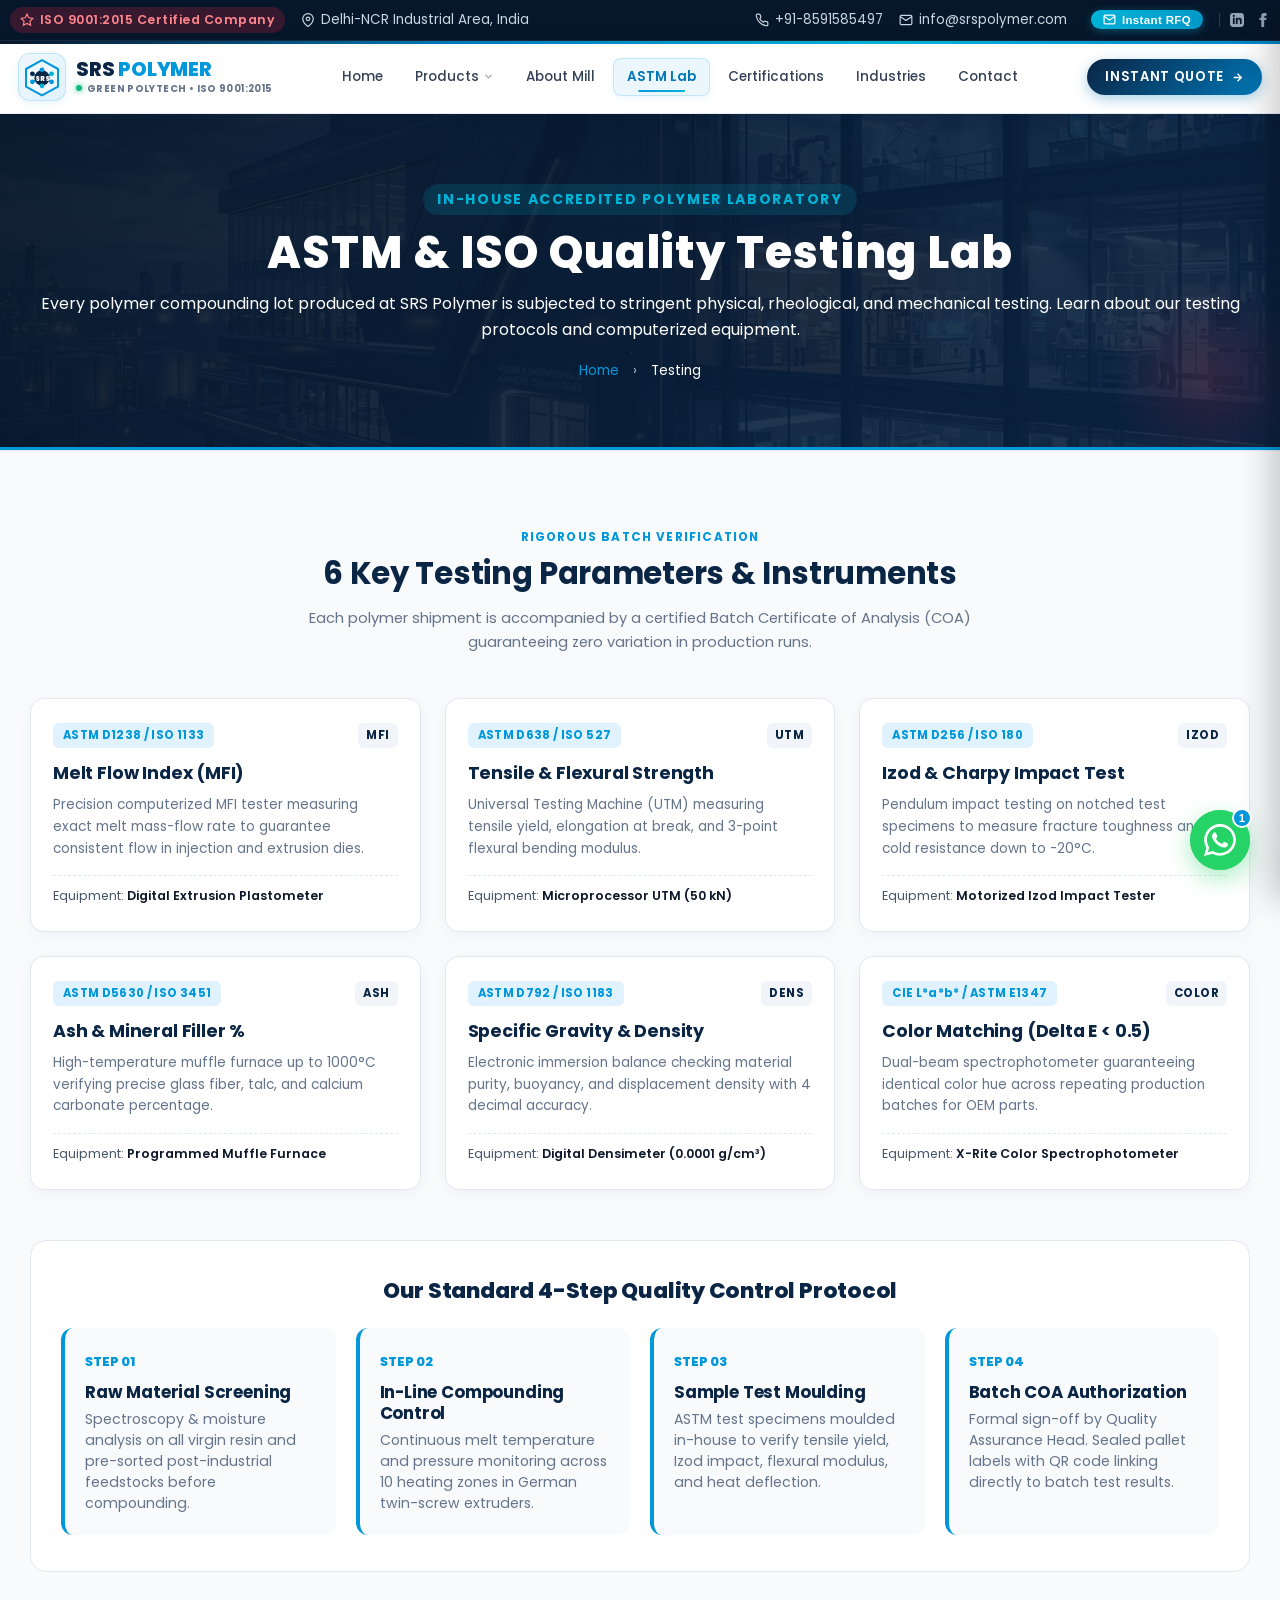
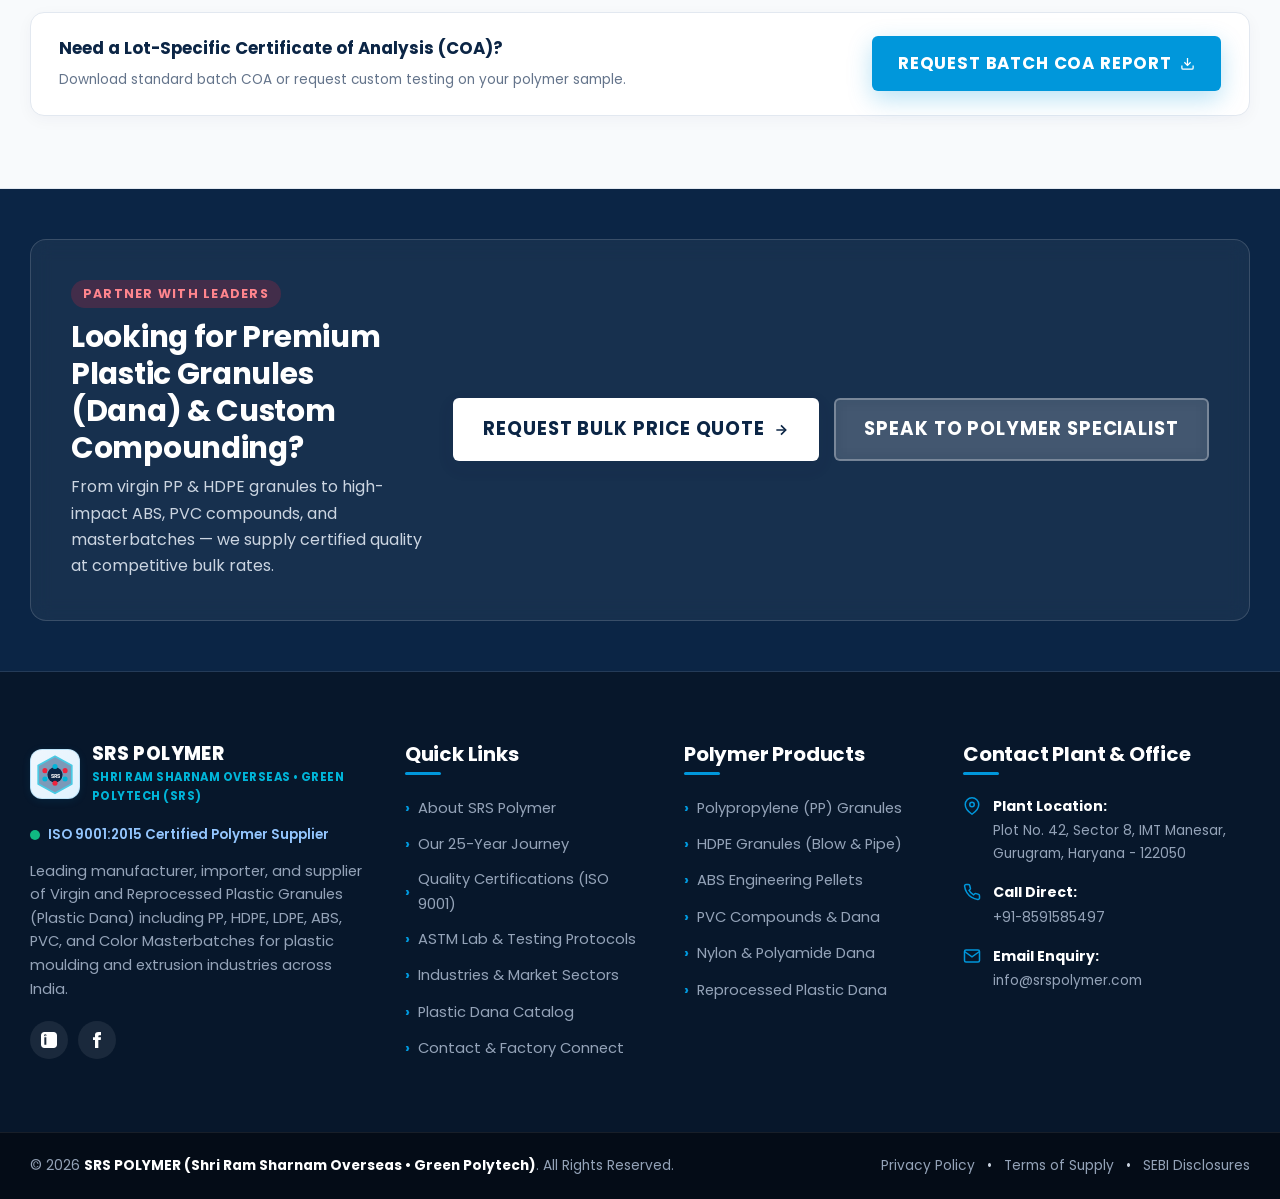
<file: testing.html>
<!doctype html>
<html lang="en">
<head>
    <meta charset="UTF-8">
    <meta name="viewport" content="width=device-width, initial-scale=1, maximum-scale=5">
            <link rel="icon" type="image/svg+xml" href="./assets/images/favicon.svg">
        <link rel="preconnect" href="https://fonts.googleapis.com">
    <link rel="preconnect" href="https://fonts.gstatic.com" crossorigin>
    <link href="https://fonts.googleapis.com/css2?family=Poppins:ital,wght@0,300;0,400;0,500;0,600;0,700;0,800;0,900;1,400;1,600&family=Rajdhani:wght@500;600;700;800&family=Inter:wght@400;500;600&display=swap" rel="stylesheet">
        <!-- Google Fonts -->
    <link rel="preconnect" href="https://fonts.googleapis.com">
    <link rel="preconnect" href="https://fonts.gstatic.com" crossorigin>
    <link href="https://fonts.googleapis.com/css2?family=Poppins:ital,wght@0,300;0,400;0,500;0,600;0,700;0,800;0,900;1,400;1,600&family=Rajdhani:wght@500;600;700;800&family=Inter:wght@400;500;600&display=swap" rel="stylesheet">
    <!-- Theme CSS -->
    <link rel="stylesheet" href="assets/css/main.css">
    <link rel="stylesheet" href="style.css">
    <style id="gp-critical-layout-override">
        html:not(.wp-toolbar) {
            width: 100% !important;
            margin: 0 !important;
            padding: 0 !important;
            background: #ffffff !important;
        }
        html.wp-toolbar {
            margin-top: 32px !important;
            background: #ffffff !important;
        }
        @media screen and (max-width: 782px) {
            html.wp-toolbar {
                margin-top: 46px !important;
            }
        }
        /* Lock WordPress Admin Bar firmly to the top of the viewport */
        body.admin-bar #wpadminbar {
            position: fixed !important;
            top: 0 !important;
            left: 0 !important;
            right: 0 !important;
            width: 100% !important;
            z-index: 999999 !important;
        }
        /* Hide WordPress logo dropdown menu in admin bar so it never blocks the theme header or logo */
        body.admin-bar #wpadminbar #wp-admin-bar-wp-logo {
            display: none !important;
        }
        body.admin-bar .gp-clean-header,
        body.admin-bar #masthead {
            top: 32px !important;
        }
        @media screen and (max-width: 782px) {
            body.admin-bar .gp-clean-header,
            body.admin-bar #masthead {
                top: 46px !important;
            }
        }
        @media screen and (max-width: 600px) {
            body.admin-bar #wpadminbar {
                position: fixed !important;
                top: 0 !important;
            }
            body.admin-bar .gp-clean-header,
            body.admin-bar #masthead {
                top: 46px !important;
            }
        }
        @media (min-width: 769px) {
            .gp-hero-slider-section {
                height: calc(100vh - 110px) !important;
                min-height: 500px !important;
                max-height: 820px !important;
            }
            .gp-hero-slider {
                height: 100% !important;
                min-height: 100% !important;
            }
            .gp-hero-slider-section .gp-hero-slide {
                height: 100% !important;
                min-height: 100% !important;
                padding: 10px 0 52px !important;
            }
            .gp-hero-slider-pagination {
                bottom: 12px !important;
            }
        }
        @media (max-height: 768px) and (min-width: 769px) {
            .gp-hero-slider-section {
                height: calc(100vh - 105px) !important;
                min-height: 480px !important;
            }
            .gp-hero-slider-section .gp-plastin-hero-title {
                font-size: clamp(1.6rem, 2.3vw, 2.2rem) !important;
                margin-bottom: 8px !important;
            }
            .gp-hero-slider-section .gp-plastin-hero-lead {
                font-size: 0.85rem !important;
                line-height: 1.45 !important;
                margin-bottom: 10px !important;
            }
            .gp-hero-spec-chips {
                margin-bottom: 12px !important;
            }
            .gp-hero-slider-section .gp-hero-slide {
                padding: 5px 0 44px !important;
            }
            .gp-hero-slider-pagination {
                bottom: 8px !important;
            }
        }
        /* Mega Dropdown for Products Menu (All 13 Polymer Grades) */
        .gp-nav-menu > li.menu-item-has-children {
            position: relative;
        }
        .gp-clean-header .main-navigation .sub-menu.gp-products-mega-menu,
        #site-navigation .sub-menu.gp-products-mega-menu,
        .gp-nav-menu .sub-menu.gp-products-mega-menu {
            position: absolute !important;
            top: 100% !important;
            left: -40px !important;
            width: 630px !important;
            max-width: 95vw !important;
            padding: 16px 20px 14px !important;
            border-radius: 14px !important;
            border-top: 3.5px solid #0097db !important;
            box-shadow: 0 22px 50px -8px rgba(11, 37, 69, 0.22), 0 4px 16px rgba(0, 0, 0, 0.05) !important;
            background: #ffffff !important;
            opacity: 0 !important;
            visibility: hidden !important;
            transform: translateY(12px) !important;
            transition: all 0.24s cubic-bezier(0.4, 0, 0.2, 1) !important;
            z-index: 9999 !important;
            pointer-events: none;
        }
        #site-navigation li.menu-item-has-children:hover > .sub-menu.gp-products-mega-menu,
        .gp-clean-header .main-navigation li:hover > .sub-menu.gp-products-mega-menu,
        .gp-nav-menu > li.menu-item-has-children:hover > .sub-menu.gp-products-mega-menu {
            opacity: 1 !important;
            visibility: visible !important;
            transform: translateY(0) !important;
            pointer-events: auto !important;
        }
        body {
            width: 100% !important;
            max-width: 100% !important;
            margin: 0 !important;
            padding: 0 !important;
            border: none !important;
            box-shadow: none !important;
            background: #ffffff !important;
        }
        #page, .site-wrapper {
            width: 100% !important;
            max-width: 100% !important;
            margin: 0 !important;
            padding: 0 !important;
            border: none !important;
            box-shadow: none !important;
            overflow-x: hidden;
        }
        .gp-topbar-inner {
            min-height: 40px;
            height: auto !important;
            padding: 4px 0 !important;
        }
        .gp-badge-iso {
            white-space: nowrap !important;
            flex-shrink: 0 !important;
        }
        .gp-topbar-item, .gp-topbar-link {
            white-space: nowrap !important;
        }
        .gp-whatsapp-widget, #gp-whatsapp-widget, .joinchat, #joinchat, .wa-chat-box, .whatsapp-chat-button {
            position: fixed !important;
            bottom: 30px !important;
            right: 30px !important;
            left: auto !important;
            z-index: 999999 !important;
        }
        .gp-wa-chatbox, #gp-wa-chatbox {
            position: absolute !important;
            bottom: 75px !important;
            right: 0 !important;
            left: auto !important;
            transform-origin: bottom right !important;
        }
        .gp-back-to-top, #gp-back-to-top {
            position: fixed !important;
            bottom: 102px !important;
            right: 36px !important;
            left: auto !important;
            width: 50px !important;
            height: 50px !important;
            background: #0b2545 !important;
            background: linear-gradient(135deg, #0b2545 0%, #134074 100%) !important;
            color: #ffffff !important;
            border: 2px solid rgba(255, 255, 255, 0.25) !important;
            border-radius: 50% !important;
            box-shadow: 0 8px 24px rgba(11, 37, 69, 0.35), 0 2px 6px rgba(0, 0, 0, 0.15) !important;
            display: flex !important;
            align-items: center !important;
            justify-content: center !important;
            cursor: pointer !important;
            z-index: 99999 !important;
            text-decoration: none !important;
        }
        .gp-back-to-top svg, #gp-back-to-top svg {
            stroke: #ffffff !important;
            width: 22px !important;
            height: 22px !important;
            display: block !important;
        }
        .gp-back-to-top:hover, #gp-back-to-top:hover {
            background: #ef233c !important;
            background: linear-gradient(135deg, #ef233c 0%, #d90429 100%) !important;
            color: #ffffff !important;
            box-shadow: 0 12px 30px rgba(239, 35, 60, 0.55) !important;
        }
        @media (max-width: 768px) {
            .gp-whatsapp-widget, #gp-whatsapp-widget, .joinchat, #joinchat {
                bottom: 20px !important;
                right: 20px !important;
                left: auto !important;
            }
            .gp-wa-chatbox, #gp-wa-chatbox {
                right: 0 !important;
                left: auto !important;
            }
            .gp-back-to-top, #gp-back-to-top {
                bottom: 90px !important;
                right: 26px !important;
            }
        }
    </style>
</head>

<body class="page page-template ">

<div id="page" class="site-wrapper">
    <a class="skip-link screen-reader-text" href="#primary">Skip to content</a>

        <!-- Top Contact & Notification Bar -->
    <div class="gp-topbar">
        <div class="gp-container gp-topbar-inner">

            <div class="gp-topbar-left">
                <span class="gp-badge-iso">
                    <svg width="14" height="14" viewBox="0 0 24 24" fill="none" stroke="currentColor" stroke-width="2"><path d="M12 2l3.09 6.26L22 9.27l-5 4.87 1.18 6.88L12 17.77l-6.18 3.25L7 14.14 2 9.27l6.91-1.01L12 2z"></path></svg>
                    ISO 9001:2015 Certified Company                </span>
                <span class="gp-topbar-item gp-hidden-mobile">
                    <svg width="14" height="14" viewBox="0 0 24 24" fill="none" stroke="currentColor" stroke-width="2"><path d="M21 10c0 7-9 13-9 13s-9-6-9-13a9 9 0 0 1 18 0z"></path><circle cx="12" cy="10" r="3"></circle></svg>
                    <span>Delhi-NCR Industrial Area, India</span>
                </span>
            </div>

            <div class="gp-topbar-right">
                <a href="tel:+918591585497" class="gp-topbar-link">
                    <svg width="14" height="14" viewBox="0 0 24 24" fill="none" stroke="currentColor" stroke-width="2"><path d="M22 16.92v3a2 2 0 0 1-2.18 2 19.79 19.79 0 0 1-8.63-3.07 19.5 19.5 0 0 1-6-6 19.79 19.79 0 0 1-3.07-8.67A2 2 0 0 1 4.11 2h3a2 2 0 0 1 2 1.72 12.84 12.84 0 0 0 .7 2.81 2 2 0 0 1-.45 2.11L8.09 9.91a16 16 0 0 0 6 6l1.27-1.27a2 2 0 0 1 2.11-.45 12.84 12.84 0 0 0 2.81.7A2 2 0 0 1 22 16.92z"></path></svg>
                    <span>+91-8591585497</span>
                </a>
                <a href="mailto:info@srspolymer.com" class="gp-topbar-link gp-hidden-mobile">
                    <svg width="14" height="14" viewBox="0 0 24 24" fill="none" stroke="currentColor" stroke-width="2"><path d="M4 4h16c1.1 0 2 .9 2 2v12c0 1.1-.9 2-2 2H4c-1.1 0-2-.9-2-2V6c0-1.1.9-2 2-2z"></path><polyline points="22,6 12,13 2,6"></polyline></svg>
                    <span>info@srspolymer.com</span>
                </a>
                <button type="button" class="gp-topbar-quick-rfq gp-rfq-modal-trigger" id="gp-topbar-rfq-btn">
                    <svg width="13" height="13" viewBox="0 0 24 24" fill="none" stroke="currentColor" stroke-width="2.2"><path d="M4 4h16c1.1 0 2 .9 2 2v12c0 1.1-.9 2-2 2H4c-1.1 0-2-.9-2-2V6c0-1.1.9-2 2-2z"></path><polyline points="22,6 12,13 2,6"></polyline></svg>
                    <span>Instant RFQ</span>
                </button>
                <div class="gp-topbar-socials gp-hidden-sm">
                                            <a href="https://in.linkedin.com/company/srs-polymer" target="_blank" rel="noopener" aria-label="LinkedIn">
                            <svg width="14" height="14" viewBox="0 0 24 24" fill="currentColor"><path d="M19 0h-14c-2.761 0-5 2.239-5 5v14c0 2.761 2.239 5 5 5h14c2.762 0 5-2.239 5-5v-14c0-2.761-2.238-5-5-5zm-11 19h-3v-11h3v11zm-1.5-12.268c-.966 0-1.75-.79-1.75-1.764s.784-1.764 1.75-1.764 1.75.79 1.75 1.764-.783 1.764-1.75 1.764zm13.5 12.268h-3v-5.604c0-3.368-4-3.113-4 0v5.604h-3v-11h3v1.765c1.396-2.586 7-2.777 7 2.476v6.759z"/></svg>
                        </a>
                                                                <a href="https://www.facebook.com/srspolymer/" target="_blank" rel="noopener" aria-label="Facebook">
                            <svg width="14" height="14" viewBox="0 0 24 24" fill="currentColor"><path d="M9 8H6v4h3v12h5V12h3.642L18 8h-4V6.333C14 5.374 14.5 5 15.5 5H18V0h-3.808C10.595 0 9 1.582 9 4.615V8z"/></svg>
                        </a>
                                    </div>
            </div>
        </div>
    </div>

    <!-- Main Navigation Header (Professional Unified Header) -->
    <header id="masthead" class="site-header gp-header gp-clean-header">
        <div class="gp-container gp-header-inner">
            <!-- Brand Logo -->
            <div class="site-branding">
                <a href="index.html" class="gp-logo-link" rel="home">
                    <div class="gp-logo-mark">
                        <svg width="40" height="40" viewBox="0 0 50 50" fill="none" xmlns="http://www.w3.org/2000/svg">
                            <polygon points="25,4 45,15 45,37 25,48 5,37 5,15" stroke="#0097db" stroke-width="2.5" fill="#f0f7fd" stroke-linejoin="round"/>
                            <line x1="25" y1="16" x2="25" y2="36" stroke="#0097db" stroke-width="2" stroke-linecap="round"/>
                            <line x1="13" y1="21" x2="37" y2="31" stroke="#0097db" stroke-width="2" stroke-linecap="round"/>
                            <line x1="13" y1="31" x2="37" y2="21" stroke="#0097db" stroke-width="2" stroke-linecap="round"/>
                            <circle cx="25" cy="26" r="9.5" fill="#0b2545"/>
                            <text x="25" y="29.5" text-anchor="middle" fill="#ffffff" font-size="8" font-weight="900" font-family="'Poppins', sans-serif">SRS</text>
                            <circle cx="25" cy="16" r="3" fill="#0097db"/>
                            <circle cx="25" cy="36" r="3" fill="#00b4d8"/>
                            <circle cx="13" cy="21" r="3" fill="#0b2545"/>
                            <circle cx="37" cy="31" r="3" fill="#0097db"/>
                            <circle cx="13" cy="31" r="3" fill="#0097db"/>
                            <circle cx="37" cy="21" r="3" fill="#00b4d8"/>
                        </svg>
                    </div>
                    <div class="gp-logo-text">
                        <span class="gp-brand-name">SRS <span class="gp-accent" style="color:#0097db;">POLYMER</span></span>
                        <span class="gp-brand-sub"><span class="gp-live-dot-sub"></span> GREEN POLYTECH • ISO 9001:2015</span>
                    </div>
                </a>
            </div>

            <!-- Main Navigation Menu (Single Row, Crisp) -->
            <nav id="site-navigation" class="main-navigation" aria-label="Main Menu">
                                <ul id="primary-menu" class="gp-nav-menu">
                    <li class="menu-item ">
                        <a href="index.html">Home</a>
                    </li>
                    <li class="menu-item menu-item-has-children ">
                        <a href="products.html">
                            Products <svg class="gp-nav-chevron" width="11" height="11" viewBox="0 0 24 24" fill="none" stroke="currentColor" stroke-width="2.5" stroke-linecap="round" stroke-linejoin="round"><path d="M6 9l6 6 6-6"/></svg>
                        </a>
                        <div class="sub-menu gp-products-mega-menu">
                            <div class="gp-mega-cols-grid">
                                <div class="gp-mega-col">
                                    <div class="gp-mega-col-head">
                                        <span>PPCP &amp; Polypropylene</span>
                                        <span class="gp-mega-col-count">6 Grades</span>
                                    </div>
                                    <ul class="gp-mega-col-list">
                                        <li><a href="product-detail/?product=ppcp-grey.html"><span class="gp-mega-dot" style="background:#0097db;"></span>PPCP Grey Granules</a></li>
                                        <li><a href="product-detail/?product=ppcp-impact.html"><span class="gp-mega-dot" style="background:#10b981;"></span>PPCP Impact Copolymer</a></li>
                                        <li><a href="product-detail/?product=ppcp-black.html"><span class="gp-mega-dot" style="background:#0b2545;"></span>PPCP Black Granules</a></li>
                                        <li><a href="product-detail/?product=pp-talc.html"><span class="gp-mega-dot" style="background:#6366f1;"></span>PP Talc Filled Granules</a></li>
                                        <li><a href="product-detail/?product=polypropylene-natural-white.html"><span class="gp-mega-dot" style="background:#0097db;"></span>PP Natural White Granules</a></li>
                                        <li><a href="product-detail/?product=polypropylene-glass-filled.html"><span class="gp-mega-dot" style="background:#059669;"></span>PP Glass Filled Granules</a></li>
                                    </ul>
                                </div>
                                <div class="gp-mega-col">
                                    <div class="gp-mega-col-head">
                                        <span>ABS, PMMA &amp; Nylon</span>
                                        <span class="gp-mega-col-count">7 Grades</span>
                                    </div>
                                    <ul class="gp-mega-col-list">
                                        <li><a href="product-detail/?product=abs-white.html"><span class="gp-mega-dot" style="background:#0891b2;"></span>ABS White Granules</a></li>
                                        <li><a href="product-detail/?product=abs-black.html"><span class="gp-mega-dot" style="background:#0f172a;"></span>ABS Black Granules</a></li>
                                        <li><a href="product-detail/?product=abs-fr-granules.html"><span class="gp-mega-dot" style="background:#ea580c;"></span>ABS FR Plastic Granules</a></li>
                                        <li><a href="product-detail/?product=red-pmma.html"><span class="gp-mega-dot" style="background:#dc2626;"></span>Red PMMA Granules</a></li>
                                        <li><a href="product-detail/?product=acrylic-granules.html"><span class="gp-mega-dot" style="background:#7c3aed;"></span>Acrylic Granules</a></li>
                                        <li><a href="product-detail/?product=nylon-black.html"><span class="gp-mega-dot" style="background:#1e293b;"></span>Nylon Black Granules</a></li>
                                        <li><a href="product-detail/?product=nylon-white.html"><span class="gp-mega-dot" style="background:#2563eb;"></span>Nylon White Granules</a></li>
                                    </ul>
                                </div>
                            </div>
                            <div class="gp-mega-footer-bar">
                                <a href="products.html">
                                    <span>Explore All 13 Polymer Grades &amp; Lab Specs</span>
                                    <svg width="14" height="14" viewBox="0 0 24 24" fill="none" stroke="currentColor" stroke-width="2.5"><polyline points="9 18 15 12 9 6"></polyline></svg>
                                </a>
                            </div>
                        </div>
                    </li>
                    <li class="menu-item ">
                        <a href="about.html">About Mill</a>
                    </li>
                    <li class="menu-item current-menu-item">
                        <a href="testing.html">ASTM Lab</a>
                    </li>
                    <li class="menu-item ">
                        <a href="certificates.html">Certifications</a>
                    </li>
                    <li class="menu-item ">
                        <a href="industries.html">Industries</a>
                    </li>
                    <li class="menu-item ">
                        <a href="contact.html">Contact</a>
                    </li>
                </ul>
                            </nav>

            <!-- Header Right CTAs (Phone & RFQ Button) -->
            <div class="gp-header-actions">
                <a href="tel:+918591585497" class="gp-header-phone-quick gp-hidden-mobile" title="Call Mill Sales Desk">
                    <div class="gp-hp-icon">
                        <svg width="15" height="15" viewBox="0 0 24 24" fill="none" stroke="currentColor" stroke-width="2.2"><path d="M22 16.92v3a2 2 0 0 1-2.18 2 19.79 19.79 0 0 1-8.63-3.07 19.5 19.5 0 0 1-6-6 19.79 19.79 0 0 1-3.07-8.67A2 2 0 0 1 4.11 2h3a2 2 0 0 1 2 1.72 12.84 12.84 0 0 0 .7 2.81 2 2 0 0 1-.45 2.11L8.09 9.91a16 16 0 0 0 6 6l1.27-1.27a2 2 0 0 1 2.11-.45 12.84 12.84 0 0 0 2.81.7A2 2 0 0 1 22 16.92z"></path></svg>
                        <span class="gp-hp-pulse"></span>
                    </div>
                    <div class="gp-hp-details">
                        <span class="gp-hp-lbl">Mill Sales Desk</span>
                        <strong class="gp-hp-val">+91-8591585497</strong>
                    </div>
                </a>

                <button type="button" class="gp-btn gp-btn-header-rfq gp-rfq-modal-trigger" id="gp-header-rfq-btn">
                    <span>Instant Quote</span>
                    <svg width="13" height="13" viewBox="0 0 24 24" fill="none" stroke="currentColor" stroke-width="2.5"><line x1="5" y1="12" x2="19" y2="12"></line><polyline points="12 5 19 12 12 19"></polyline></svg>
                </button>

                <!-- Mobile Menu Hamburger Button -->
                <button class="gp-menu-toggle" id="gp-menu-toggle" aria-controls="primary-menu" aria-expanded="false" aria-label="Toggle Navigation">
                    <span class="gp-hamburger-bar"></span>
                    <span class="gp-hamburger-bar"></span>
                    <span class="gp-hamburger-bar"></span>
                </button>
            </div>
        </div>
    </header>

    <!-- Mobile Drawer Navigation -->
    <div class="gp-mobile-drawer" id="gp-mobile-drawer">
        <div class="gp-drawer-header">
            <div class="gp-logo-text">
                <span class="gp-brand-name">SRS &bull; SRS POLYMER</span>
                <span class="gp-brand-sub">Shri Ram Sharnam Overseas • Green Polytech</span>
            </div>
            <button class="gp-drawer-close" id="gp-drawer-close" aria-label="Close Navigation">✕</button>
        </div>
        <div class="gp-drawer-content" id="gp-drawer-content">
            <!-- Injected dynamically via JS or WP Menu -->
        </div>
        <div class="gp-drawer-footer">
            <a href="tel:+918591585497" class="gp-btn gp-btn-outline gp-btn-full">
                <svg width="15" height="15" viewBox="0 0 24 24" fill="none" stroke="currentColor" stroke-width="2" stroke-linecap="round" stroke-linejoin="round" style="margin-right: 6px; vertical-align: middle;"><path d="M22 16.92v3a2 2 0 0 1-2.18 2 19.79 19.79 0 0 1-8.63-3.07 19.5 19.5 0 0 1-6-6 19.79 19.79 0 0 1-3.07-8.67A2 2 0 0 1 4.11 2h3a2 2 0 0 1 2 1.72 12.84 12.84 0 0 0 .7 2.81 2 2 0 0 1-.45 2.11L8.09 9.91a16 16 0 0 0 6 6l1.27-1.27a2 2 0 0 1 2.11-.45 12.84 12.84 0 0 0 2.81.7A2 2 0 0 1 22 16.92z"></path></svg>
                <span>+91-8591585497</span>
            </a>
            <a href="#contact" class="gp-btn gp-btn-primary gp-btn-full" style="margin-top: 10px;">
                Request a Quote            </a>
        </div>
    </div>
    <div class="gp-drawer-backdrop" id="gp-drawer-backdrop"></div>
    
    <div id="content" class="site-content">


<main id="primary" class="site-main gp-testing-page">

    <!-- ========================================================================= -->
    <!-- 1. HERO BANNER                                                            -->
    <!-- ========================================================================= -->
    <section class="gp-page-banner">
        <div class="gp-container">
            <div class="gp-page-banner-content">
                <span class="gp-sub-tag">IN-HOUSE ACCREDITED POLYMER LABORATORY</span>
                <h1 class="gp-page-title">ASTM &amp; ISO Quality Testing Lab</h1>
                <p class="gp-page-banner-desc">
                    Every polymer compounding lot produced at SRS Polymer is subjected to stringent physical, rheological, and mechanical testing. Learn about our testing protocols and computerized equipment.                </p>
                <nav class="gp-breadcrumbs" aria-label="Breadcrumb" style="margin-top: 15px; font-size: 0.85rem; color: rgba(255,255,255,0.7);"><a href="index.html" style="color: #0097db; text-decoration: none;">Home</a> <span style="margin: 0 6px;">›</span> <span style="color: #ffffff;">Testing</span></nav>            </div>
        </div>
    </section>

    <!-- ========================================================================= -->
    <!-- 2. TESTING PARAMETERS & EQUIPMENT GRID                                    -->
    <!-- ========================================================================= -->
    <section class="gp-section gp-section-plastin-testing" id="testing-lab">
        <div class="gp-container">
            
            <div class="gp-section-header-plastin gp-sh-center">
                <span class="gp-section-kicker">RIGOROUS BATCH VERIFICATION</span>
                <h2 class="gp-section-title-clean">6 Key Testing Parameters &amp; Instruments</h2>
                <p class="gp-section-sub-clean gp-sub-center">
                    Each polymer shipment is accompanied by a certified Batch Certificate of Analysis (COA) guaranteeing zero variation in production runs.                </p>
            </div>

            <!-- Testing Parameters Grid (6 Parameters) -->
            <div class="gp-testing-grid-plastin">
                
                <!-- 1. MFI Testing -->
                <div class="gp-test-card">
                    <div class="gp-test-card-top">
                        <span class="gp-test-standard">ASTM D1238 / ISO 1133</span>
                        <div class="gp-test-icon-badge">MFI</div>
                    </div>
                    <h3 class="gp-test-title">Melt Flow Index (MFI)</h3>
                    <p class="gp-test-desc">Precision computerized MFI tester measuring exact melt mass-flow rate to guarantee consistent flow in injection and extrusion dies.</p>
                    <div class="gp-test-meta">
                        <span>Equipment: <strong>Digital Extrusion Plastometer</strong></span>
                    </div>
                </div>

                <!-- 2. Tensile & UTM -->
                <div class="gp-test-card">
                    <div class="gp-test-card-top">
                        <span class="gp-test-standard">ASTM D638 / ISO 527</span>
                        <div class="gp-test-icon-badge">UTM</div>
                    </div>
                    <h3 class="gp-test-title">Tensile &amp; Flexural Strength</h3>
                    <p class="gp-test-desc">Universal Testing Machine (UTM) measuring tensile yield, elongation at break, and 3-point flexural bending modulus.</p>
                    <div class="gp-test-meta">
                        <span>Equipment: <strong>Microprocessor UTM (50 kN)</strong></span>
                    </div>
                </div>

                <!-- 3. Izod Impact -->
                <div class="gp-test-card">
                    <div class="gp-test-card-top">
                        <span class="gp-test-standard">ASTM D256 / ISO 180</span>
                        <div class="gp-test-icon-badge">IZOD</div>
                    </div>
                    <h3 class="gp-test-title">Izod &amp; Charpy Impact Test</h3>
                    <p class="gp-test-desc">Pendulum impact testing on notched test specimens to measure fracture toughness and cold resistance down to -20°C.</p>
                    <div class="gp-test-meta">
                        <span>Equipment: <strong>Motorized Izod Impact Tester</strong></span>
                    </div>
                </div>

                <!-- 4. Ash & Filler Content -->
                <div class="gp-test-card">
                    <div class="gp-test-card-top">
                        <span class="gp-test-standard">ASTM D5630 / ISO 3451</span>
                        <div class="gp-test-icon-badge">ASH</div>
                    </div>
                    <h3 class="gp-test-title">Ash &amp; Mineral Filler %</h3>
                    <p class="gp-test-desc">High-temperature muffle furnace up to 1000°C verifying precise glass fiber, talc, and calcium carbonate percentage.</p>
                    <div class="gp-test-meta">
                        <span>Equipment: <strong>Programmed Muffle Furnace</strong></span>
                    </div>
                </div>

                <!-- 5. Specific Gravity & Density -->
                <div class="gp-test-card">
                    <div class="gp-test-card-top">
                        <span class="gp-test-standard">ASTM D792 / ISO 1183</span>
                        <div class="gp-test-icon-badge">DENS</div>
                    </div>
                    <h3 class="gp-test-title">Specific Gravity &amp; Density</h3>
                    <p class="gp-test-desc">Electronic immersion balance checking material purity, buoyancy, and displacement density with 4 decimal accuracy.</p>
                    <div class="gp-test-meta">
                        <span>Equipment: <strong>Digital Densimeter (0.0001 g/cm³)</strong></span>
                    </div>
                </div>

                <!-- 6. Spectrophotometer Color Matching -->
                <div class="gp-test-card">
                    <div class="gp-test-card-top">
                        <span class="gp-test-standard">CIE L*a*b* / ASTM E1347</span>
                        <div class="gp-test-icon-badge">COLOR</div>
                    </div>
                    <h3 class="gp-test-title">Color Matching (Delta E &lt; 0.5)</h3>
                    <p class="gp-test-desc">Dual-beam spectrophotometer guaranteeing identical color hue across repeating production batches for OEM parts.</p>
                    <div class="gp-test-meta">
                        <span>Equipment: <strong>X-Rite Color Spectrophotometer</strong></span>
                    </div>
                </div>

            </div>

            <!-- 4-Step Lab Testing Flow -->
            <div class="gp-testing-flow-box" style="margin-top: 50px; background: #ffffff; border: 1px solid #e2e8f0; border-radius: 16px; padding: 36px 30px;">
                <h3 style="font-size: 1.35rem; font-weight: 800; color: #0b2545; margin-bottom: 24px; text-align: center;">Our Standard 4-Step Quality Control Protocol</h3>
                <div style="display: grid; grid-template-columns: repeat(auto-fit, minmax(220px, 1fr)); gap: 20px;">
                    <div style="padding: 20px; background: #f8fafc; border-radius: 12px; border-left: 4px solid #0097db;">
                        <span style="font-size: 0.8rem; font-weight: 800; color: #0097db; text-transform: uppercase;">Step 01</span>
                        <h4 style="font-size: 1.05rem; font-weight: 700; color: #0b2545; margin: 8px 0 6px;">Raw Material Screening</h4>
                        <p style="font-size: 0.88rem; color: #64748b; line-height: 1.5; margin: 0;">Spectroscopy & moisture analysis on all virgin resin and pre-sorted post-industrial feedstocks before compounding.</p>
                    </div>
                    <div style="padding: 20px; background: #f8fafc; border-radius: 12px; border-left: 4px solid #0097db;">
                        <span style="font-size: 0.8rem; font-weight: 800; color: #0097db; text-transform: uppercase;">Step 02</span>
                        <h4 style="font-size: 1.05rem; font-weight: 700; color: #0b2545; margin: 8px 0 6px;">In-Line Compounding Control</h4>
                        <p style="font-size: 0.88rem; color: #64748b; line-height: 1.5; margin: 0;">Continuous melt temperature and pressure monitoring across 10 heating zones in German twin-screw extruders.</p>
                    </div>
                    <div style="padding: 20px; background: #f8fafc; border-radius: 12px; border-left: 4px solid #0097db;">
                        <span style="font-size: 0.8rem; font-weight: 800; color: #0097db; text-transform: uppercase;">Step 03</span>
                        <h4 style="font-size: 1.05rem; font-weight: 700; color: #0b2545; margin: 8px 0 6px;">Sample Test Moulding</h4>
                        <p style="font-size: 0.88rem; color: #64748b; line-height: 1.5; margin: 0;">ASTM test specimens moulded in-house to verify tensile yield, Izod impact, flexural modulus, and heat deflection.</p>
                    </div>
                    <div style="padding: 20px; background: #f8fafc; border-radius: 12px; border-left: 4px solid #0097db;">
                        <span style="font-size: 0.8rem; font-weight: 800; color: #0097db; text-transform: uppercase;">Step 04</span>
                        <h4 style="font-size: 1.05rem; font-weight: 700; color: #0b2545; margin: 8px 0 6px;">Batch COA Authorization</h4>
                        <p style="font-size: 0.88rem; color: #64748b; line-height: 1.5; margin: 0;">Formal sign-off by Quality Assurance Head. Sealed pallet labels with QR code linking directly to batch test results.</p>
                    </div>
                </div>
            </div>

            <!-- Lab Action Strip -->
            <div class="gp-lab-coa-strip" style="margin-top: 40px;">
                <div class="gp-coa-text">
                    <strong>Need a Lot-Specific Certificate of Analysis (COA)?</strong>
                    <span>Download standard batch COA or request custom testing on your polymer sample.</span>
                </div>
                <div class="gp-coa-actions">
                    <a href="contact.html" class="gp-btn gp-btn-primary gp-rfq-modal-trigger" data-product="Certificate of Analysis (COA)">
                        <span>Request Batch COA Report</span>
                        <svg width="15" height="15" viewBox="0 0 24 24" fill="none" stroke="currentColor" stroke-width="2"><path d="M21 15v4a2 2 0 0 1-2 2H5a2 2 0 0 1-2-2v-4"></path><polyline points="7 10 12 15 17 10"></polyline><line x1="12" y1="15" x2="12" y2="3"></line></svg>
                    </a>
                </div>
            </div>

        </div>
    </section>

</main>


    </div><!-- #content -->

        <!-- Industrial CTA Banner before footer -->
    <section class="gp-cta-strip">

        <div class="gp-container">
            <div class="gp-cta-strip-card">
                <div class="gp-cta-strip-text">
                    <span class="gp-tag-pill">PARTNER WITH LEADERS</span>
                    <h3>Looking for Premium Plastic Granules (Dana) &amp; Custom Compounding?</h3>
                    <p>From virgin PP &amp; HDPE granules to high-impact ABS, PVC compounds, and masterbatches — we supply certified quality at competitive bulk rates.</p>
                </div>
                <div class="gp-cta-strip-actions">
                    <a href="contact.html" class="gp-btn gp-btn-light gp-btn-lg">
                        <span>Request Bulk Price Quote</span>
                        <svg width="16" height="16" viewBox="0 0 24 24" fill="none" stroke="currentColor" stroke-width="2.5"><line x1="5" y1="12" x2="19" y2="12"></line><polyline points="12 5 19 12 12 19"></polyline></svg>
                    </a>
                    <a href="tel:918591585497" class="gp-btn gp-btn-glass gp-btn-lg">
                        <span>Speak to Polymer Specialist</span>
                    </a>
                </div>
            </div>
        </div>
    </section>

    <!-- Main Site Footer -->
    <footer id="colophon" class="site-footer gp-footer">
        <div class="gp-container gp-footer-widgets">
            <div class="gp-footer-grid">
                <!-- Col 1: Bio & Cert -->
                <div class="gp-footer-col gp-footer-col-1">
                    <div class="gp-footer-brand">
                        <div class="gp-logo-mark">
                            <svg width="42" height="42" viewBox="0 0 50 50" fill="none" xmlns="http://www.w3.org/2000/svg">
                                <polygon points="25,4 45,15 45,37 25,48 5,37 5,15" stroke="#48cae4" stroke-width="2" fill="rgba(19, 64, 116, 0.5)" stroke-linejoin="round"/>
                                <line x1="25" y1="16" x2="25" y2="36" stroke="#48cae4" stroke-width="1.8" stroke-linecap="round"/>
                                <line x1="13" y1="21" x2="37" y2="31" stroke="#48cae4" stroke-width="1.8" stroke-linecap="round"/>
                                <line x1="13" y1="31" x2="37" y2="21" stroke="#48cae4" stroke-width="1.8" stroke-linecap="round"/>
                                <circle cx="25" cy="26" r="9" fill="var(--gp-primary)"/>
                                <text x="25" y="29.5" text-anchor="middle" fill="#ffffff" font-size="7.5" font-weight="900" font-family="'Rajdhani', sans-serif">SRS</text>
                                <circle cx="25" cy="16" r="3" fill="#00b4d8"/>
                                <circle cx="25" cy="36" r="3" fill="#ef233c"/>
                                <circle cx="13" cy="21" r="3" fill="#ef233c"/>
                                <circle cx="37" cy="31" r="3" fill="#00b4d8"/>
                                <circle cx="13" cy="31" r="3" fill="#00b4d8"/>
                                <circle cx="37" cy="21" r="3" fill="#ef233c"/>
                            </svg>
                        </div>
                        <div class="gp-footer-brand-text">
                            <h3 class="gp-footer-company" style="margin: 0; font-size: 1.15rem; font-weight: 800; line-height: 1.25; color: #ffffff;">SRS POLYMER</h3>
                            <span class="gp-footer-company-sub" style="display: block; font-size: 0.72rem; font-weight: 700; color: var(--gp-accent-cyan); letter-spacing: 0.04em; margin-top: 3px; text-transform: uppercase;">Shri Ram Sharnam Overseas • Green Polytech (SRS)</span>
                        </div>
                    </div>
                    <p class="gp-footer-cert-badge">
                        <span class="gp-pulse-dot"></span> ISO 9001:2015 Certified Polymer Supplier                    </p>
                    <p class="gp-footer-desc">
                        Leading manufacturer, importer, and supplier of Virgin and Reprocessed Plastic Granules (Plastic Dana) including PP, HDPE, LDPE, ABS, PVC, and Color Masterbatches for plastic moulding and extrusion industries across India.                    </p>
                    <div class="gp-footer-socials">
                                                    <a href="https://in.linkedin.com/company/srs-polymer" target="_blank" rel="noopener" aria-label="LinkedIn" class="gp-social-circle">
                                <svg width="16" height="16" viewBox="0 0 24 24" fill="currentColor"><path d="M19 0h-14c-2.761 0-5 2.239-5 5v14c0 2.761 2.239 5 5 5h14c2.762 0 5-2.239 5-5v-14c0-2.761-2.238-5-5-5zm-11 19h-3v-11h3v11zm-1.5-12.268c-.966 0-1.75-.79-1.75-1.764s.784-1.764 1.75-1.764 1.75.79 1.75 1.764-.783 1.75-1.764-1.75 1.764zm13.5 12.268h-3v-5.604c0-3.368-4-3.113-4 0v5.604h-3v-11h3v1.765c1.396-2.586 7-2.777 7 2.476v6.759z"/></svg>
                            </a>
                                                                            <a href="https://www.facebook.com/srspolymer/" target="_blank" rel="noopener" aria-label="Facebook" class="gp-social-circle">
                                <svg width="16" height="16" viewBox="0 0 24 24" fill="currentColor"><path d="M9 8H6v4h3v12h5V12h3.642L18 8h-4V6.333C14 5.374 14.5 5 15.5 5H18V0h-3.808C10.595 0 9 1.582 9 4.615V8z"/></svg>
                            </a>
                                            </div>
                </div>

                <!-- Col 2: Useful Links -->
                <div class="gp-footer-col gp-footer-col-2">
                    <h4 class="gp-footer-heading">Quick Links</h4>
                    <ul class="gp-footer-links">
                        <li><a href="about.html"><span class="gp-arrow">›</span> About SRS Polymer</a></li>
                        <li><a href="about.html#vision"><span class="gp-arrow">›</span> Our 25-Year Journey</a></li>
                        <li><a href="certificates.html"><span class="gp-arrow">›</span> Quality Certifications (ISO 9001)</a></li>
                        <li><a href="testing.html"><span class="gp-arrow">›</span> ASTM Lab &amp; Testing Protocols</a></li>
                        <li><a href="industries.html"><span class="gp-arrow">›</span> Industries &amp; Market Sectors</a></li>
                        <li><a href="products.html"><span class="gp-arrow">›</span> Plastic Dana Catalog</a></li>
                        <li><a href="contact.html"><span class="gp-arrow">›</span> Contact &amp; Factory Connect</a></li>
                    </ul>
                </div>

                <!-- Col 3: Products Offered -->
                <div class="gp-footer-col gp-footer-col-3">
                    <h4 class="gp-footer-heading">Polymer Products</h4>
                    <ul class="gp-footer-links">
                        <li><a href="products.html#pp"><span class="gp-arrow">›</span> Polypropylene (PP) Granules</a></li>
                        <li><a href="products.html#hdpe"><span class="gp-arrow">›</span> HDPE Granules (Blow &amp; Pipe)</a></li>
                        <li><a href="products.html#abs"><span class="gp-arrow">›</span> ABS Engineering Pellets</a></li>
                        <li><a href="products.html#pvc"><span class="gp-arrow">›</span> PVC Compounds &amp; Dana</a></li>
                        <li><a href="products.html#nylon"><span class="gp-arrow">›</span> Nylon &amp; Polyamide Dana</a></li>
                        <li><a href="products.html"><span class="gp-arrow">›</span> Reprocessed Plastic Dana</a></li>
                    </ul>
                </div>

                <!-- Col 4: Contact Us -->
                <div class="gp-footer-col gp-footer-col-4">
                    <h4 class="gp-footer-heading">Contact Plant &amp; Office</h4>
                    <div class="gp-footer-contact-item">
                        <div class="gp-contact-icon">
                            <svg width="18" height="18" viewBox="0 0 24 24" fill="none" stroke="currentColor" stroke-width="2"><path d="M21 10c0 7-9 13-9 13s-9-6-9-13a9 9 0 0 1 18 0z"></path><circle cx="12" cy="10" r="3"></circle></svg>
                        </div>
                        <div class="gp-contact-text">
                            <strong>Plant Location:</strong>
                            <p>Plot No. 42, Sector 8, IMT Manesar, Gurugram, Haryana - 122050</p>
                        </div>
                    </div>

                    <div class="gp-footer-contact-item">
                        <div class="gp-contact-icon">
                            <svg width="18" height="18" viewBox="0 0 24 24" fill="none" stroke="currentColor" stroke-width="2"><path d="M22 16.92v3a2 2 0 0 1-2.18 2 19.79 19.79 0 0 1-8.63-3.07 19.5 19.5 0 0 1-6-6 19.79 19.79 0 0 1-3.07-8.67A2 2 0 0 1 4.11 2h3a2 2 0 0 1 2 1.72 12.84 12.84 0 0 0 .7 2.81 2 2 0 0 1-.45 2.11L8.09 9.91a16 16 0 0 0 6 6l1.27-1.27a2 2 0 0 1 2.11-.45 12.84 12.84 0 0 0 2.81.7A2 2 0 0 1 22 16.92z"></path></svg>
                        </div>
                        <div class="gp-contact-text">
                            <strong>Call Direct:</strong>
                            <p><a href="tel:918591585497">+91-8591585497</a></p>
                        </div>
                    </div>

                    <div class="gp-footer-contact-item">
                        <div class="gp-contact-icon">
                            <svg width="18" height="18" viewBox="0 0 24 24" fill="none" stroke="currentColor" stroke-width="2"><path d="M4 4h16c1.1 0 2 .9 2 2v12c0 1.1-.9 2-2 2H4c-1.1 0-2-.9-2-2V6c0-1.1.9-2 2-2z"></path><polyline points="22,6 12,13 2,6"></polyline></svg>
                        </div>
                        <div class="gp-contact-text">
                            <strong>Email Enquiry:</strong>
                            <p><a href="mailto:info@srspolymer.com">info@srspolymer.com</a></p>
                        </div>
                    </div>
                </div>
            </div>
        </div>

        <!-- Copyright Bar -->
        <div class="gp-footer-bottom">
            <div class="gp-container gp-footer-bottom-inner">
                <p class="gp-copyright-text">
                    &copy; 2026 <strong>SRS POLYMER (Shri Ram Sharnam Overseas • Green Polytech)</strong>. All Rights Reserved.                </p>
                <div class="gp-footer-bottom-links">
                    <a href="#investors">Privacy Policy</a>
                    <span class="sep">•</span>
                    <a href="#investors">Terms of Supply</a>
                    <span class="sep">•</span>
                    <a href="#investors">SEBI Disclosures</a>
                </div>
            </div>
        </div>
    </footer>
    
    <!-- Floating WhatsApp Widget (matching Jyoti Joinchat) -->
        <div class="gp-whatsapp-widget" id="gp-whatsapp-widget" style="position: fixed !important; bottom: 30px !important; right: 30px !important; left: auto !important; z-index: 99999 !important;">
        <!-- Chat Popup Box -->
        <div class="gp-wa-chatbox" id="gp-wa-chatbox" style="position: absolute !important; bottom: 75px !important; right: 0 !important; left: auto !important; transform-origin: bottom right !important;">
            <div class="gp-wa-header">
                <div class="gp-wa-avatar">
                    <div class="gp-wa-avatar-img">SP</div>
                    <span class="gp-wa-status-dot"></span>
                </div>
                <div class="gp-wa-info">
                    <h4>SRS Polymer</h4>
                    <span>Typically replies within minutes</span>
                </div>
                <button class="gp-wa-close" id="gp-wa-close" aria-label="Close WhatsApp Dialog">✕</button>
            </div>
            <div class="gp-wa-body">
                <div class="gp-wa-msg-bubble">
                    <p>Hello 👋 How can we help you today?</p>
                    <p class="gp-wa-sub">Ask about today’s rates for PP Granules, HDPE Dana, ABS Engineering Pellets, or Masterbatches.</p>
                    <span class="gp-wa-time">10:10</span>
                </div>
            </div>
            <div class="gp-wa-footer">
                <a href="https://api.whatsapp.com/send?phone=918591585497&text=Hi%20SRS%20Polymer%21%20I%20need%20price%20and%20availability%20for%20Plastic%20Granules%20%28Dana%29." target="_blank" rel="noopener" class="gp-btn-wa-send">
                    <svg width="20" height="20" viewBox="0 0 24 24" fill="currentColor"><path d="M.057 24l1.687-6.163c-1.041-1.804-1.588-3.849-1.587-5.946.003-6.556 5.338-11.891 11.893-11.891 3.181.001 6.167 1.24 8.413 3.488 2.245 2.248 3.481 5.236 3.48 8.414-.003 6.557-5.338 11.892-11.893 11.892-1.99-.001-3.951-.5-5.688-1.448l-6.305 1.654zm6.597-3.807c1.676.995 3.276 1.591 5.392 1.592 5.448 0 9.886-4.434 9.889-9.885.002-5.462-4.415-9.89-9.881-9.892-5.452 0-9.887 4.434-9.889 9.884-.001 2.225.651 3.891 1.746 5.634l-.999 3.648 3.742-.981zm11.387-5.464c-.074-.124-.272-.198-.57-.347-.297-.149-1.758-.868-2.031-.967-.272-.099-.47-.149-.669.149-.198.297-.768.967-.941 1.165-.173.198-.347.223-.644.074-.297-.149-1.255-.462-2.39-1.475-.883-.788-1.48-1.761-1.653-2.059-.173-.297-.018-.458.13-.606.134-.133.297-.347.446-.521.151-.172.2-.296.3-.495.099-.198.05-.372-.025-.521-.075-.148-.669-1.611-.916-2.206-.242-.579-.487-.501-.669-.51l-.57-.01c-.198 0-.52.074-.792.372s-1.04 1.016-1.04 2.479 1.065 2.876 1.213 3.074c.149.198 2.095 3.2 5.076 4.487.709.306 1.263.489 1.694.626.712.226 1.36.194 1.872.118.571-.085 1.758-.719 2.006-1.413.248-.695.248-1.29.173-1.414z"/></svg>
                    <span>Open Chat on WhatsApp</span>
                </a>
            </div>
        </div>

        <!-- Trigger Button -->
        <button class="gp-wa-trigger" id="gp-wa-trigger" aria-label="Chat with us on WhatsApp">
            <span class="gp-wa-pulse"></span>
            <svg width="32" height="32" viewBox="0 0 24 24" fill="#ffffff"><path d="M.057 24l1.687-6.163c-1.041-1.804-1.588-3.849-1.587-5.946.003-6.556 5.338-11.891 11.893-11.891 3.181.001 6.167 1.24 8.413 3.488 2.245 2.248 3.481 5.236 3.48 8.414-.003 6.557-5.338 11.892-11.893 11.892-1.99-.001-3.951-.5-5.688-1.448l-6.305 1.654zm6.597-3.807c1.676.995 3.276 1.591 5.392 1.592 5.448 0 9.886-4.434 9.889-9.885.002-5.462-4.415-9.89-9.881-9.892-5.452 0-9.887 4.434-9.889 9.884-.001 2.225.651 3.891 1.746 5.634l-.999 3.648 3.742-.981zm11.387-5.464c-.074-.124-.272-.198-.57-.347-.297-.149-1.758-.868-2.031-.967-.272-.099-.47-.149-.669.149-.198.297-.768.967-.941 1.165-.173.198-.347.223-.644.074-.297-.149-1.255-.462-2.39-1.475-.883-.788-1.48-1.761-1.653-2.059-.173-.297-.018-.458.13-.606.134-.133.297-.347.446-.521.151-.172.2-.296.3-.495.099-.198.05-.372-.025-.521-.075-.148-.669-1.611-.916-2.206-.242-.579-.487-.501-.669-.51l-.57-.01c-.198 0-.52.074-.792.372s-1.04 1.016-1.04 2.479 1.065 2.876 1.213 3.074c.149.198 2.095 3.2 5.076 4.487.709.306 1.263.489 1.694.626.712.226 1.36.194 1.872.118.571-.085 1.758-.719 2.006-1.413.248-.695.248-1.29.173-1.414z"/></svg>
            <span class="gp-wa-badge-notify">1</span>
        </button>
    </div>
    
    <!-- Back to Top Button -->
    <button id="gp-back-to-top" class="gp-back-to-top" style="bottom: 102px !important; right: 36px !important; left: auto !important; background: linear-gradient(135deg, #0b2545 0%, #134074 100%) !important; color: #ffffff !important;" aria-label="Back to top">
        <svg width="22" height="22" viewBox="0 0 24 24" fill="none" stroke="#ffffff" stroke-width="2.8"><polyline points="18 15 12 9 6 15"></polyline></svg>
    </button>

    <!-- Quick RFQ Modal Dialog -->
    <div class="gp-modal" id="gp-rfq-modal" aria-hidden="true" role="dialog" aria-labelledby="gp-rfq-modal-title">
        <div class="gp-modal-dialog">
            <button class="gp-modal-close" id="gp-rfq-modal-close" aria-label="Close">
                <svg width="18" height="18" viewBox="0 0 24 24" fill="none" stroke="currentColor" stroke-width="2.4" stroke-linecap="round" stroke-linejoin="round"><line x1="18" y1="6" x2="6" y2="18"></line><line x1="6" y1="6" x2="18" y2="18"></line></svg>
            </button>
            <div class="gp-modal-header">
                <div class="gp-rfq-badge"><span class="gp-rfq-dot"></span> B2B BULK RFQ DESK</div>
                <h3 id="gp-rfq-modal-title">Request a Custom Quotation</h3>
                <p>Direct line to our technical polymer sales team for bulk granules &amp; compounding.</p>
            </div>
            <form class="gp-modal-form gp-ajax-rfq-form">
                <input type="hidden" name="action" value="gp_submit_contact">
                <div class="gp-form-row">
                    <div class="gp-form-group">
                        <label>Full Name *</label>
                        <input type="text" name="fullname" required placeholder="e.g. Rajesh Sharma">
                    </div>
                    <div class="gp-form-group">
                        <label>Company Name</label>
                        <input type="text" name="company" placeholder="e.g. Apex Polymer Moulding Ltd">
                    </div>
                </div>
                <div class="gp-form-row">
                    <div class="gp-form-group">
                        <label>Email Address *</label>
                        <input type="email" name="email" required placeholder="rajesh@apexpolymers.com">
                    </div>
                    <div class="gp-form-group">
                        <label>Mobile / WhatsApp *</label>
                        <input type="tel" name="phone" required placeholder="+91 98765 43210">
                    </div>
                </div>
                <div class="gp-form-row">
                    <div class="gp-form-group">
                        <label>Product of Interest</label>
                        <input type="text" name="product" id="gp-modal-product-field" placeholder="e.g. PPCP Impact Copolymer / ABS Black">
                    </div>
                    <div class="gp-form-group">
                        <label>Estimated Quantity</label>
                        <input type="text" name="quantity" placeholder="e.g. 5 MT (5,000 kg) / 200 Bags">
                    </div>
                </div>
                <div class="gp-form-group gp-form-group-msg">
                    <label>Detailed Requirements / Specifications</label>
                    <textarea name="message" rows="2" placeholder="e.g. Target MFI (8-14), required color/shade, application (Battery Box / Crate), delivery location..."></textarea>
                </div>
                <div class="gp-form-feedback"></div>
                <button type="submit" class="gp-btn gp-btn-primary gp-btn-full gp-btn-submit gp-rfq-submit-btn">
                    <span>Submit Request to Polymer Specialists</span>
                    <svg width="15" height="15" viewBox="0 0 24 24" fill="none" stroke="currentColor" stroke-width="2.5"><line x1="5" y1="12" x2="19" y2="12"></line><polyline points="12 5 19 12 12 19"></polyline></svg>
                </button>
                <div class="gp-rfq-footer-notes">
                    <span class="gp-rfq-note-item">
                        <svg width="13" height="13" viewBox="0 0 24 24" fill="none" stroke="#0097db" stroke-width="2.5"><path d="M12 22s8-4 8-10V5l-8-3-8 3v7c0 6 8 10 8 10z"></path></svg>
                        ISO 9001:2015 &amp; RoHS Certified Materials
                    </span>
                    <a href="https://wa.me/918591585497?text=Hi%20SRS%20Polymer,%20I%20need%20an%20urgent%20price%20quote%20for%20Plastic%20Granules." target="_blank" rel="noopener" class="gp-rfq-wa-direct">
                        <svg width="13" height="13" viewBox="0 0 24 24" fill="#25D366"><path d="M.057 24l1.687-6.163c-1.041-1.804-1.588-3.849-1.587-5.946.003-6.556 5.338-11.891 11.893-11.891 3.181.001 6.167 1.24 8.413 3.488 2.245 2.248 3.481 5.236 3.48 8.414-.003 6.557-5.338 11.892-11.893 11.892-1.99-.001-3.951-.5-5.688-1.448l-6.305 1.654zm6.597-3.807c1.676.995 3.276 1.591 5.392 1.592 5.448 0 9.886-4.434 9.889-9.885.002-5.462-4.415-9.89-9.881-9.892-5.452 0-9.887 4.434-9.889 9.884-.001 2.225.651 3.891 1.746 5.634l-.999 3.648 3.742-.981zm11.387-5.464c-.074-.124-.272-.198-.57-.347-.297-.149-1.758-.868-2.031-.967-.272-.099-.47-.149-.669.149-.198.297-.768.967-.941 1.165-.173.198-.347.223-.644.074-.297-.149-1.255-.462-2.39-1.475-.883-.788-1.48-1.761-1.653-2.059-.173-.297-.018-.458.13-.606.134-.133.297-.347.446-.521.151-.172.2-.296.3-.495.099-.198.05-.372-.025-.521-.075-.148-.669-1.611-.916-2.206-.242-.579-.487-.501-.669-.51l-.57-.01c-.198 0-.52.074-.792.372s-1.04 1.016-1.04 2.479 1.065 2.876 1.213 3.074c.149.198 2.095 3.2 5.076 4.487.709.306 1.263.489 1.694.626.712.226 1.36.194 1.872.118.571-.085 1.758-.719 2.006-1.413.248-.695.248-1.29.173-1.414z"/></svg>
                        Direct WhatsApp Connect
                    </a>
                </div>
            </form>
        </div>
        <div class="gp-modal-backdrop" id="gp-rfq-modal-backdrop"></div>
    </div>

    <!-- Global Realistic Certificate Lightbox Modal (#gp-cert-modal) -->
    <div class="gp-cert-modal-backdrop" id="gp-cert-modal" role="dialog" aria-modal="true" aria-labelledby="gp-cert-modal-code" style="display: none;">
        <div class="gp-cert-modal-dialog">
            <button type="button" class="gp-cert-modal-close" id="gp-cert-modal-close" aria-label="Close Certificate">✕</button>

            <div class="gp-cert-frame">
                <div class="gp-cert-frame-inner">
                    <div class="gp-cert-modal-header">
                        <div class="gp-cert-guilloche">
                            <svg width="48" height="48" viewBox="0 0 100 100" fill="none" stroke="#0097db" stroke-width="2">
                                <circle cx="50" cy="50" r="45" stroke-dasharray="3 3"/>
                                <circle cx="50" cy="50" r="38"/>
                                <polygon points="50,15 62,38 85,38 67,52 73,75 50,62 27,75 33,52 15,38 38,38" fill="rgba(0, 151, 219, 0.1)"/>
                            </svg>
                        </div>
                        <div class="gp-cert-modal-titles">
                            <span class="gp-cert-super-title">CERTIFICATE OF COMPLIANCE &amp; QUALITY REGISTRATION</span>
                            <h2 class="gp-cert-main-title" id="gp-cert-modal-code">ISO 9001:2015</h2>
                            <p class="gp-cert-accreditor-tag" id="gp-cert-modal-title">Quality Management System</p>
                        </div>
                    </div>

                    <div class="gp-cert-certified-block">
                        <span class="gp-cert-certifies-text">This is to officially certify that the manufacturing, testing, and compounding operations of:</span>
                        <h3 class="gp-cert-recipient-name">SRS POLYMER</h3>
                        <p class="gp-cert-recipient-div">Shri Ram Sharnam Overseas • Green Polytech</p>
                        <p class="gp-cert-facility-address">Plot No. 42, Sector 8, IMT Manesar, Gurugram, Haryana - 122050</p>
                    </div>

                    <div class="gp-cert-scope-box">
                        <strong class="gp-cert-scope-title">Certified Scope of Operations:</strong>
                        <p class="gp-cert-scope-text" id="gp-cert-modal-scope">
                            Manufacture, compounding, laboratory batch-testing, and supply of virgin and reprocessed Polymer Granules (PP, HDPE, ABS, PVC) and specialized additive masterbatches for industrial moulding applications.
                        </p>
                    </div>

                    <div class="gp-cert-verification-strip">
                        <div class="gp-cert-reg-item">
                            <span>Registration / Certificate No:</span>
                            <strong id="gp-cert-modal-certno">QMS/SRS/2024/9081</strong>
                        </div>
                        <div class="gp-cert-reg-item">
                            <span>Current Validity Through:</span>
                            <strong id="gp-cert-modal-validity">Valid through Dec 2027</strong>
                        </div>
                        <div class="gp-cert-reg-item">
                            <span>Accredited Registrar / Body:</span>
                            <strong id="gp-cert-modal-body" class="gp-verified-text">TUV SUD / IAF Accredited</strong>
                        </div>
                    </div>

                    <div class="gp-cert-footer-auth">
                        <div class="gp-cert-seal-gold">
                            <div class="gp-gold-seal-inner">
                                <span>OFFICIAL</span>
                                <strong>SEAL</strong>
                                <span>ACCREDITED</span>
                            </div>
                        </div>
                        <div class="gp-cert-qr-wrap">
                            <div class="gp-cert-qr-box">
                                <svg width="54" height="54" viewBox="0 0 24 24" fill="#0b2545">
                                    <path d="M2 2h8v8H2V2zm2 2v4h4V4H4zm10-2h8v8h-8V2zm2 2v4h4V4h-4zM2 14h8v8H2v-8zm2 2v4h4v-4H4zm14 0h4v2h-4v-2zm-4 0h2v4h-2v-4zm4 4h4v2h-4v-2zm-2-2h2v2h-2v-2zm-2 2h2v2h-2v-2z"/>
                                </svg>
                            </div>
                            <span class="gp-qr-caption">Scan for COA Verification</span>
                        </div>
                        <div class="gp-cert-signature">
                            <div class="gp-signature-line">SRS Polymer Quality Directorate</div>
                            <span class="gp-sig-label">Head of Quality Assurance &amp;amp; Technical Testing</span>
                        </div>
                    </div>
                </div>
            </div>

            <div class="gp-cert-modal-actions">
                <a href="#contact" class="gp-btn gp-btn-primary gp-cert-modal-quote gp-rfq-modal-trigger" id="gp-cert-modal-req-btn" data-product="Official Certificate Copy">
                    <span>Request Official Certificate Copy / COA</span>
                    <svg width="15" height="15" viewBox="0 0 24 24" fill="none" stroke="currentColor" stroke-width="2"><line x1="5" y1="12" x2="19" y2="12"></line><polyline points="12 5 19 12 12 19"></polyline></svg>
                </a>
            </div>
        </div>
    </div>

</div><!-- #page -->

    <script src="assets/js/main.js"></script>
</body>
</html>
</file>
<file: assets/css/main.css>
/**
 * GP Theme - Core Modern Stylesheet
 * High-Precision Industrial & Defence Aesthetic
 *
 * @package GP_Theme
 */

/* ==========================================================================
   1. CSS VARIABLES & DESIGN SYSTEM
   ========================================================================== */
:root {
    --gp-primary: #0b2545;
    --gp-primary-dark: #07172b;
    --gp-primary-light: #134074;
    --gp-accent-red: #0097db;
    --gp-accent-red-hover: #0077b6;
    --gp-accent-cyan: #00b4d8;
    --gp-accent-green: #10b981;
    
    --gp-bg-body: #ffffff;
    --gp-bg-alt: #f8fafc;
    --gp-bg-soft: #f1f5f9;
    --gp-bg-dark: #0b192c;
    --gp-card-bg: #ffffff;
    
    --gp-text-main: #1e293b;
    --gp-text-muted: #64748b;
    --gp-text-light: #94a3b8;
    --gp-text-white: #ffffff;
    
    --gp-border: #e2e8f0;
    --gp-border-light: #f1f5f9;
    --gp-border-dark: rgba(255, 255, 255, 0.12);
    
    --gp-font-heading: 'Poppins', sans-serif;
    --gp-font-body: 'Poppins', -apple-system, BlinkMacSystemFont, "Segoe UI", Roboto, sans-serif;
    
    --gp-shadow-sm: 0 2px 4px rgba(11, 37, 69, 0.04);
    --gp-shadow-md: 0 6px 18px rgba(11, 37, 69, 0.08);
    --gp-shadow-lg: 0 16px 36px rgba(11, 37, 69, 0.12);
    --gp-shadow-glow-red: 0 8px 24px rgba(0, 151, 219, 0.28);
    --gp-shadow-glow-cyan: 0 8px 24px rgba(0, 180, 216, 0.28);
    
    --gp-radius-sm: 6px;
    --gp-radius-md: 10px;
    --gp-radius-lg: 16px;
    --gp-radius-full: 9999px;
    
    --gp-transition: all 0.28s cubic-bezier(0.4, 0, 0.2, 1);
}

/* ==========================================================================
   2. RESET & BASE
   ========================================================================== */
*, *::before, *::after {
    box-sizing: border-box;
    margin: 0;
    padding: 0;
}

html {
    scroll-behavior: smooth;
    font-size: 16px;
    -webkit-text-size-adjust: 100%;
    width: 100%;
    margin: 0;
    padding: 0;
}

body {
    width: 100% !important;
    max-width: 100% !important;
    margin: 0 !important;
    padding: 0 !important;
    border: none !important;
    box-shadow: none !important;
    font-family: var(--gp-font-body);
    color: var(--gp-text-main);
    background-color: var(--gp-bg-body);
    line-height: 1.65;
    font-weight: 400;
    overflow-x: hidden;
}

#page, .site-wrapper {
    width: 100% !important;
    max-width: 100% !important;
    margin: 0 !important;
    padding: 0 !important;
    border: none !important;
    box-shadow: none !important;
    overflow-x: hidden;
}

h1, h2, h3, h4, h5, h6 {
    font-family: var(--gp-font-heading);
    font-weight: 700;
    color: var(--gp-primary);
    line-height: 1.25;
    letter-spacing: -0.01em;
}

p {
    margin-bottom: 1rem;
}

p:last-child {
    margin-bottom: 0;
}

a {
    color: var(--gp-primary-light);
    text-decoration: none;
    transition: var(--gp-transition);
}

a:hover {
    color: var(--gp-accent-red);
}

img {
    max-width: 100%;
    height: auto;
    display: block;
}

ul, ol {
    list-style: none;
}

/* Container */
.gp-container {
    width: 100%;
    max-width: 1260px;
    margin-left: auto;
    margin-right: auto;
    padding-left: 20px;
    padding-right: 20px;
}

/* Buttons */
.gp-btn {
    display: inline-flex;
    align-items: center;
    justify-content: center;
    gap: 8px;
    font-family: var(--gp-font-heading);
    font-size: 1.05rem;
    font-weight: 700;
    text-transform: uppercase;
    letter-spacing: 0.05em;
    padding: 12px 24px;
    border-radius: var(--gp-radius-sm);
    border: 2px solid transparent;
    cursor: pointer;
    transition: var(--gp-transition);
    position: relative;
    overflow: hidden;
}

.gp-btn-primary {
    background-color: var(--gp-accent-red);
    color: #ffffff;
    box-shadow: var(--gp-shadow-glow-red);
}

.gp-btn-primary:hover {
    background-color: var(--gp-accent-red-hover);
    color: #ffffff;
    transform: translateY(-2px);
    box-shadow: 0 10px 28px rgba(217, 4, 41, 0.4);
}

.gp-btn-outline {
    background-color: #ffffff;
    border-color: var(--gp-primary);
    color: var(--gp-primary);
}

.gp-btn-outline:hover {
    background-color: var(--gp-primary);
    border-color: var(--gp-primary);
    color: #ffffff;
    transform: translateY(-2px);
    box-shadow: var(--gp-shadow-md);
}

/* On dark backgrounds, hero sliders, and banners, outline buttons invert to white */
.gp-hero .gp-btn-outline,
.gp-hero-slide .gp-btn-outline,
.gp-page-banner .gp-btn-outline,
.gp-cta-strip .gp-btn-outline,
.gp-bg-dark .gp-btn-outline,
.gp-contact-strip .gp-btn-outline,
.gp-footer .gp-btn-outline {
    background-color: transparent;
    border-color: #ffffff;
    color: #ffffff;
}

.gp-hero .gp-btn-outline:hover,
.gp-hero-slide .gp-btn-outline:hover,
.gp-page-banner .gp-btn-outline:hover,
.gp-cta-strip .gp-btn-outline:hover,
.gp-bg-dark .gp-btn-outline:hover,
.gp-contact-strip .gp-btn-outline:hover,
.gp-footer .gp-btn-outline:hover {
    background-color: #ffffff;
    border-color: #ffffff;
    color: var(--gp-primary);
    transform: translateY(-2px);
}

.gp-btn-light {
    background-color: #ffffff;
    color: var(--gp-primary);
    box-shadow: var(--gp-shadow-md);
}

.gp-btn-light:hover {
    background-color: #f8fafc;
    color: var(--gp-accent-red);
    transform: translateY(-2px);
}

.gp-btn-ghost {
    background-color: transparent;
    color: var(--gp-primary-light);
    border-color: var(--gp-border);
}

.gp-btn-ghost:hover {
    border-color: var(--gp-accent-red);
    color: var(--gp-accent-red);
}

.gp-btn-glass {
    background: rgba(255, 255, 255, 0.15);
    border-color: rgba(255, 255, 255, 0.3);
    color: #ffffff;
    backdrop-filter: blur(8px);
}

.gp-btn-glass:hover {
    background: rgba(255, 255, 255, 0.25);
    color: #ffffff;
}

.gp-btn-lg {
    padding: 14px 28px;
    font-size: 1.15rem;
}

.gp-btn-sm {
    padding: 8px 16px;
    font-size: 0.92rem;
}

.gp-btn-full {
    width: 100%;
}

/* Tag Pills */
.gp-sub-tag {
    display: inline-block;
    font-family: var(--gp-font-heading);
    font-size: 0.88rem;
    font-weight: 700;
    text-transform: uppercase;
    letter-spacing: 0.12em;
    color: var(--gp-primary-light);
    margin-bottom: 8px;
}

.gp-sub-tag-red {
    color: var(--gp-accent-red);
}

.gp-accent {
    color: var(--gp-accent-red);
}

.gp-text-highlight {
    color: var(--gp-accent-red);
}

/* Sections (Clean, Spacious Corporate Layout) */
.gp-section {
    padding: 72px 0;
}

.gp-section-header {
    margin-bottom: 40px;
}

.gp-section-header.gp-text-center {
    text-align: center;
    max-width: 760px;
    margin-left: auto;
    margin-right: auto;
}

.gp-section-title {
    font-size: 2.15rem;
    line-height: 1.25;
    margin-bottom: 12px;
}

.gp-section-subtitle {
    font-size: 1rem;
    color: var(--gp-text-muted);
    line-height: 1.6;
}

.gp-section-header-split {
    display: flex;
    align-items: flex-end;
    justify-content: space-between;
    gap: 16px;
    margin-bottom: 24px;
}

/* ==========================================================================
   3. TOP CONTACT BAR & HEADER
   ========================================================================== */
.gp-topbar {
    background-color: var(--gp-primary-dark);
    color: #cbd5e1;
    font-size: 0.84rem;
    border-bottom: 1px solid rgba(255, 255, 255, 0.08);
}

.gp-topbar-inner {
    display: flex;
    align-items: center;
    justify-content: space-between;
    min-height: 40px;
    padding: 3px 0;
    gap: 15px;
}

.gp-topbar-left, .gp-topbar-right {
    display: flex;
    align-items: center;
    flex-wrap: wrap;
    gap: 16px;
}

.gp-badge-iso {
    display: inline-flex;
    align-items: center;
    gap: 6px;
    background: rgba(239, 35, 60, 0.2);
    color: #ff858d;
    padding: 3px 10px;
    border-radius: var(--gp-radius-full);
    font-weight: 600;
    font-size: 0.78rem;
    letter-spacing: 0.04em;
}

.gp-topbar-item, .gp-topbar-link {
    display: inline-flex;
    align-items: center;
    gap: 6px;
    color: #cbd5e1;
}

.gp-topbar-link:hover {
    color: var(--gp-accent-red);
}

.gp-topbar-socials {
    display: flex;
    align-items: center;
    gap: 12px;
    padding-left: 10px;
    border-left: 1px solid rgba(255, 255, 255, 0.15);
}

.gp-topbar-socials a {
    color: #94a3b8;
    display: inline-flex;
}

.gp-topbar-socials a:hover {
    color: #ffffff;
}

/* Sticky Main Header */
.gp-header {
    background-color: #ffffff;
    box-shadow: 0 4px 20px rgba(11, 37, 69, 0.06);
    position: sticky;
    top: 0;
    z-index: 1000;
    transition: var(--gp-transition);
}

.gp-header.gp-scrolled {
    box-shadow: 0 8px 24px rgba(11, 37, 69, 0.12);
}

.gp-header-inner {
    display: flex;
    align-items: center;
    justify-content: space-between;
    height: 84px;
}

/* Logo */
.site-branding {
    display: flex;
    align-items: center;
    max-width: 45%;
    flex-shrink: 0;
}

.site-branding .custom-logo-link {
    display: inline-flex;
    align-items: center;
    max-height: var(--gp-logo-height, 58px);
    text-decoration: none;
    line-height: 0;
}

.site-branding .custom-logo {
    max-width: var(--gp-logo-width, 180px);
    max-height: var(--gp-logo-height, 58px);
    width: auto;
    height: auto;
    object-fit: contain;
    display: block;
    transition: max-width 0.2s ease, max-height 0.2s ease;
}

.gp-logo-link {
    display: flex;
    align-items: center;
    gap: 12px;
    text-decoration: none;
}

.gp-logo-mark {
    display: flex;
    align-items: center;
    justify-content: center;
}

.gp-logo-text {
    display: flex;
    flex-direction: column;
}

.gp-brand-name {
    font-family: var(--gp-font-heading);
    font-size: 1.18rem;
    font-weight: 800;
    color: var(--gp-primary);
    line-height: 1.15;
    letter-spacing: 0.02em;
    text-transform: uppercase;
}

.gp-brand-sub {
    font-size: 0.68rem;
    font-weight: 700;
    color: var(--gp-accent-cyan);
    letter-spacing: 0.05em;
    text-transform: uppercase;
}

@media (max-width: 992px) {
    .gp-brand-name {
        font-size: 0.98rem;
    }
    .gp-brand-sub {
        font-size: 0.60rem;
    }
}

/* Navigation Menu */
.main-navigation {
    display: flex;
    align-items: center;
}

.gp-nav-menu {
    display: flex;
    align-items: center;
    gap: 8px;
}

.gp-nav-menu > li {
    position: relative;
}

.gp-nav-menu > li > a {
    display: flex;
    align-items: center;
    gap: 4px;
    font-family: var(--gp-font-heading);
    font-size: 1.05rem;
    font-weight: 700;
    color: var(--gp-primary);
    padding: 12px 14px;
    border-radius: var(--gp-radius-sm);
    transition: var(--gp-transition);
}

.gp-nav-menu > li:hover > a,
.gp-nav-menu > li.current-menu-item > a {
    color: var(--gp-accent-red);
    background-color: var(--gp-bg-soft);
}

.gp-dropdown-icon {
    font-size: 0.75rem;
    transition: transform 0.2s ease;
}

.gp-nav-menu > li:hover .gp-dropdown-icon {
    transform: rotate(180deg);
}

/* Automatic dropdown icon for dynamic WordPress menus */
.gp-nav-menu > li.menu-item-has-children > a:not(:has(.gp-dropdown-icon))::after {
    content: '▾';
    font-size: 0.75rem;
    margin-left: 6px;
    display: inline-block;
    transition: transform 0.2s ease;
}

.gp-nav-menu > li.menu-item-has-children:hover > a:not(:has(.gp-dropdown-icon))::after {
    transform: rotate(180deg);
}

/* Submenu / Dropdown */
.gp-nav-menu .sub-menu {
    position: absolute;
    top: 100%;
    left: 0;
    min-width: 250px;
    background: #ffffff;
    box-shadow: var(--gp-shadow-lg);
    border-radius: var(--gp-radius-md);
    border-top: 3px solid var(--gp-accent-red);
    padding: 10px 0;
    opacity: 0;
    visibility: hidden;
    transform: translateY(12px);
    transition: var(--gp-transition);
    z-index: 100;
}

.gp-nav-menu > li:hover > .sub-menu,
.gp-nav-menu > li.menu-item-has-children:hover > .sub-menu {
    opacity: 1;
    visibility: visible;
    transform: translateY(0);
}

.gp-nav-menu .sub-menu li a {
    display: block;
    padding: 8px 20px;
    font-size: 0.92rem;
    font-weight: 500;
    color: var(--gp-text-main);
    transition: var(--gp-transition);
}

.gp-nav-menu .sub-menu li a:hover {
    background-color: var(--gp-bg-alt);
    color: var(--gp-accent-red);
    padding-left: 24px;
}

.gp-nav-menu .sub-menu li.sub-heading {
    padding: 8px 20px 4px;
    font-size: 0.72rem;
    font-weight: 700;
    text-transform: uppercase;
    letter-spacing: 0.1em;
    color: var(--gp-text-muted);
    border-top: 1px solid var(--gp-border-light);
    margin-top: 4px;
}

.gp-nav-menu .sub-menu li.sub-heading:first-child {
    border-top: none;
    margin-top: 0;
}

/* Header Action Button */
.gp-header-actions {
    display: flex;
    align-items: center;
    gap: 15px;
}

.gp-btn-rfq {
    padding: 10px 20px;
    font-size: 0.95rem;
}

/* Hamburger button */
.gp-menu-toggle {
    display: none;
    flex-direction: column;
    justify-content: center;
    gap: 5px;
    width: 40px;
    height: 40px;
    background: transparent;
    border: none;
    cursor: pointer;
    padding: 6px;
}

.gp-hamburger-bar {
    width: 100%;
    height: 3px;
    background-color: var(--gp-primary);
    border-radius: 2px;
    transition: var(--gp-transition);
}

/* ==========================================================================
   4. MOBILE DRAWER NAVIGATION
   ========================================================================== */
.gp-mobile-drawer {
    position: fixed;
    top: 0;
    right: -320px;
    width: 320px;
    height: 100%;
    background-color: #ffffff;
    box-shadow: -10px 0 30px rgba(0, 0, 0, 0.2);
    z-index: 2000;
    transition: right 0.35s cubic-bezier(0.4, 0, 0.2, 1);
    display: flex;
    flex-direction: column;
}

.gp-mobile-drawer.active {
    right: 0;
}

.gp-drawer-header {
    display: flex;
    align-items: center;
    justify-content: space-between;
    padding: 20px;
    border-bottom: 1px solid var(--gp-border);
}

.gp-drawer-close {
    background: transparent;
    border: none;
    font-size: 1.5rem;
    cursor: pointer;
    color: var(--gp-text-muted);
}

.gp-drawer-content {
    flex: 1;
    overflow-y: auto;
    padding: 20px;
}

.gp-drawer-content ul li {
    margin-bottom: 8px;
}

.gp-drawer-content ul li a {
    display: block;
    padding: 10px 14px;
    font-family: var(--gp-font-heading);
    font-size: 1.15rem;
    font-weight: 700;
    color: var(--gp-primary);
    border-radius: var(--gp-radius-sm);
}

.gp-drawer-content ul li a:hover {
    background: var(--gp-bg-soft);
    color: var(--gp-accent-red);
}

.gp-drawer-content .sub-menu {
    padding-left: 15px;
    margin-top: 4px;
}

.gp-drawer-content .sub-menu li a {
    font-size: 0.95rem;
    font-weight: 500;
    color: var(--gp-text-muted);
    padding: 6px 12px;
}

.gp-drawer-footer {
    padding: 20px;
    border-top: 1px solid var(--gp-border);
}

.gp-drawer-backdrop {
    position: fixed;
    top: 0;
    left: 0;
    width: 100%;
    height: 100%;
    background: rgba(11, 37, 69, 0.6);
    opacity: 0;
    visibility: hidden;
    transition: var(--gp-transition);
    z-index: 1999;
}

.gp-drawer-backdrop.active {
    opacity: 1;
    visibility: visible;
}

/* ==========================================================================
   5. HERO SLIDER SECTION
   ========================================================================== */
.gp-hero {
    position: relative;
    background-color: var(--gp-primary-dark);
    min-height: 680px;
    overflow: hidden;
    display: flex;
    align-items: center;
}

.gp-hero-slider {
    position: relative;
    width: 100%;
    height: 680px;
}

.gp-hero-slide {
    position: absolute;
    top: 0;
    left: 0;
    width: 100%;
    height: 100%;
    opacity: 0;
    visibility: hidden;
    transition: opacity 0.8s ease-in-out, visibility 0.8s ease-in-out;
    display: flex;
    align-items: center;
    padding-bottom: 75px;
}

.gp-hero-slide.gp-slide-active {
    opacity: 1;
    visibility: visible;
}

.gp-hero-bg {
    position: absolute;
    top: 0;
    left: 0;
    width: 100%;
    height: 100%;
    background-size: cover;
    background-position: center;
    transform: scale(1.05);
    transition: transform 6s ease-out;
}

.gp-slide-active .gp-hero-bg {
    transform: scale(1);
}

.gp-hero-bg-defence,
.gp-hero-bg-granules {
    background: linear-gradient(135deg, rgba(7, 23, 43, 0.45) 0%, rgba(11, 37, 69, 0.35) 100%),
                url('../images/hero-slide-granules.jpg') center 40% / cover no-repeat;
}

.gp-hero-bg-plastics {
    background: linear-gradient(135deg, rgba(9, 28, 51, 0.45) 0%, rgba(15, 48, 87, 0.35) 100%),
                url('../images/product-abs-granules.jpg') center 40% / cover no-repeat;
}

.gp-hero-bg-sustainable {
    background: linear-gradient(135deg, rgba(4, 31, 30, 0.45) 0%, rgba(11, 37, 69, 0.35) 100%),
                url('../images/product-hdpe-granules.jpg') center 50% / cover no-repeat;
}

.gp-hero-overlay {
    position: absolute;
    top: 0;
    left: 0;
    width: 100%;
    height: 100%;
    background: linear-gradient(90deg, rgba(7, 23, 43, 0.95) 0%, rgba(7, 23, 43, 0.7) 60%, rgba(7, 23, 43, 0.3) 100%);
}

.gp-hero-content-wrapper {
    position: relative;
    z-index: 10;
}

.gp-hero-content {
    max-width: 680px;
}

.gp-hero-badge {
    display: inline-flex;
    align-items: center;
    gap: 8px;
    background: rgba(255, 255, 255, 0.1);
    border: 1px solid rgba(255, 255, 255, 0.2);
    color: #ffffff;
    font-family: var(--gp-font-heading);
    font-size: 0.88rem;
    font-weight: 700;
    letter-spacing: 0.1em;
    padding: 6px 16px;
    border-radius: var(--gp-radius-full);
    margin-bottom: 20px;
    backdrop-filter: blur(6px);
}

.gp-badge-dot {
    width: 8px;
    height: 8px;
    background-color: var(--gp-accent-red);
    border-radius: 50%;
    box-shadow: 0 0 10px var(--gp-accent-red);
}

.gp-hero-title {
    font-size: 3.8rem;
    font-weight: 800;
    color: #ffffff;
    line-height: 1.1;
    margin-bottom: 20px;
    letter-spacing: -0.01em;
}

.gp-hero-lead {
    font-size: 1.22rem;
    color: #cbd5e1;
    line-height: 1.6;
    margin-bottom: 35px;
    font-weight: 300;
}

.gp-hero-cta-group {
    display: flex;
    flex-wrap: wrap;
    align-items: center;
    gap: 15px;
}

/* Slider Navigation & Indicators */
.gp-hero-nav {
    position: absolute;
    bottom: 30px;
    left: 0;
    width: 100%;
    z-index: 20;
}

.gp-hero-nav-inner {
    display: flex;
    align-items: center;
    justify-content: space-between;
}

.gp-slider-indicators {
    display: flex;
    gap: 10px;
}

.gp-indicator {
    width: 36px;
    height: 4px;
    background: rgba(255, 255, 255, 0.3);
    border: none;
    border-radius: 2px;
    cursor: pointer;
    transition: var(--gp-transition);
}

.gp-indicator.active {
    background: var(--gp-accent-red);
    width: 55px;
}

.gp-slider-arrows {
    display: flex;
    gap: 10px;
}

.gp-arrow-btn {
    width: 44px;
    height: 44px;
    border-radius: 50%;
    background: rgba(255, 255, 255, 0.1);
    border: 1px solid rgba(255, 255, 255, 0.2);
    color: #ffffff;
    font-size: 1.4rem;
    display: flex;
    align-items: center;
    justify-content: center;
    cursor: pointer;
    transition: var(--gp-transition);
    backdrop-filter: blur(4px);
}

.gp-arrow-btn:hover {
    background: var(--gp-accent-red);
    border-color: var(--gp-accent-red);
    transform: scale(1.05);
}

/* ==========================================================================
   6. STATS COUNTER BAR (4 Units, 1000+ Clients)
   ========================================================================== */
.gp-stats-bar {
    background: #ffffff;
    box-shadow: 0 10px 30px rgba(11, 37, 69, 0.08);
    border-top: 1px solid var(--gp-border);
    border-bottom: 5px solid var(--gp-accent-red);
    position: relative;
    z-index: 30;
    margin-top: 0;
    border-radius: 0;
}

.gp-stats-grid {
    display: grid;
    grid-template-columns: repeat(4, 1fr);
    gap: 24px;
    padding: 42px 0;
}

.gp-stat-item {
    display: flex;
    align-items: flex-start;
    gap: 16px;
    padding: 0 15px;
    border-right: 1px solid var(--gp-border);
}

.gp-stat-item:last-child {
    border-right: none;
}

.gp-stat-icon {
    width: 54px;
    height: 54px;
    border-radius: var(--gp-radius-sm);
    background: var(--gp-bg-soft);
    color: var(--gp-accent-red);
    display: flex;
    align-items: center;
    justify-content: center;
    flex-shrink: 0;
}

.gp-stat-number {
    font-family: var(--gp-font-heading);
    font-size: 2.6rem;
    font-weight: 800;
    color: var(--gp-primary);
    line-height: 1;
    margin-bottom: 4px;
}

.gp-stat-number .gp-plus {
    color: var(--gp-accent-red);
}

.gp-stat-title {
    font-size: 1.15rem;
    font-weight: 700;
    color: var(--gp-primary);
    margin-bottom: 4px;
}

.gp-stat-desc {
    font-size: 0.86rem;
    color: var(--gp-text-muted);
    line-height: 1.4;
    margin-bottom: 0;
}

/* ==========================================================================
   7. OUR STORY / ABOUT
   ========================================================================== */
.gp-section-about {
    background-color: #ffffff;
}

.gp-about-grid {
    display: grid;
    grid-template-columns: 1.1fr 0.9fr;
    gap: 60px;
    align-items: center;
}

.gp-lead-text {
    font-size: 1.25rem;
    font-weight: 500;
    color: var(--gp-primary);
    line-height: 1.6;
    margin-bottom: 16px;
}

.gp-body-text {
    font-size: 1.02rem;
    color: var(--gp-text-muted);
    margin-bottom: 24px;
}

.gp-highlight-box {
    display: flex;
    gap: 16px;
    background: var(--gp-bg-soft);
    border-left: 4px solid var(--gp-accent-red);
    padding: 18px 20px;
    border-radius: 0 var(--gp-radius-sm) var(--gp-radius-sm) 0;
    margin-bottom: 25px;
}

.gp-highlight-icon {
    font-size: 2rem;
    line-height: 1;
}

.gp-highlight-text strong {
    display: block;
    color: var(--gp-primary);
    font-size: 1.05rem;
    margin-bottom: 4px;
}

.gp-highlight-text p {
    font-size: 0.92rem;
    color: var(--gp-text-muted);
    margin-bottom: 0;
}

.gp-features-pills {
    display: flex;
    flex-wrap: wrap;
    gap: 10px;
    margin-bottom: 30px;
}

.gp-pill {
    background: #ffffff;
    border: 1px solid var(--gp-border);
    padding: 6px 14px;
    border-radius: var(--gp-radius-full);
    font-size: 0.88rem;
    font-weight: 600;
    color: var(--gp-primary-light);
    box-shadow: var(--gp-shadow-sm);
}

.gp-about-actions {
    display: flex;
    align-items: center;
    gap: 20px;
}

/* Visual Card */
.gp-visual-card {
    position: relative;
    border-radius: var(--gp-radius-lg);
    background: var(--gp-primary);
    padding: 15px;
    box-shadow: var(--gp-shadow-lg);
}

.gp-industrial-scene {
    position: relative;
    border-radius: var(--gp-radius-md);
    overflow: hidden;
    background: #07172b;
}

.gp-industrial-badge-top {
    position: absolute;
    top: 15px;
    left: 15px;
    background: rgba(7, 23, 43, 0.85);
    border: 1px solid rgba(255, 255, 255, 0.15);
    color: #ffffff;
    font-size: 0.8rem;
    font-weight: 600;
    padding: 6px 12px;
    border-radius: var(--gp-radius-full);
    display: flex;
    align-items: center;
    gap: 8px;
    z-index: 5;
    backdrop-filter: blur(4px);
}

.gp-dot-live {
    width: 8px;
    height: 8px;
    background-color: var(--gp-accent-green);
    border-radius: 50%;
    box-shadow: 0 0 8px var(--gp-accent-green);
}

.gp-scene-graphic {
    width: 100%;
    display: flex;
    align-items: center;
    justify-content: center;
}

.gp-tech-blueprint {
    width: 100%;
    height: auto;
}

.gp-floating-badge {
    position: absolute;
    background: #ffffff;
    box-shadow: var(--gp-shadow-lg);
    padding: 14px 20px;
    border-radius: var(--gp-radius-md);
    display: flex;
    flex-direction: column;
    z-index: 10;
    border: 1px solid var(--gp-border);
}

.gp-badge-left {
    bottom: -25px;
    left: -20px;
}

.gp-badge-right {
    top: -20px;
    right: -20px;
}

.gp-floating-num {
    font-family: var(--gp-font-heading);
    font-size: 1.8rem;
    font-weight: 800;
    color: var(--gp-accent-red);
    line-height: 1;
}

.gp-floating-label {
    font-size: 0.82rem;
    font-weight: 600;
    color: var(--gp-primary);
}

/* ==========================================================================
   8. CORE CAPABILITIES (SERVICES)
   ========================================================================== */
.gp-section-services {
    background-color: var(--gp-bg-alt);
}

.gp-services-grid {
    display: grid;
    grid-template-columns: repeat(3, 1fr);
    gap: 30px;
}

.gp-service-card {
    background: #ffffff;
    border: 1px solid var(--gp-border);
    border-radius: var(--gp-radius-lg);
    padding: 40px 30px;
    box-shadow: var(--gp-shadow-sm);
    transition: var(--gp-transition);
    display: flex;
    flex-direction: column;
}

.gp-service-card:hover {
    transform: translateY(-8px);
    box-shadow: var(--gp-shadow-lg);
    border-color: var(--gp-primary-light);
}

.gp-card-featured {
    border-top: 4px solid var(--gp-accent-red);
    background: linear-gradient(180deg, #ffffff 0%, #fff7f7 100%);
}

.gp-service-top {
    display: flex;
    align-items: center;
    justify-content: space-between;
    margin-bottom: 25px;
}

.gp-service-icon-box {
    width: 64px;
    height: 64px;
    border-radius: var(--gp-radius-md);
    background: var(--gp-bg-soft);
    color: var(--gp-accent-red);
    display: flex;
    align-items: center;
    justify-content: center;
}

.gp-service-pill {
    font-size: 0.76rem;
    font-weight: 700;
    text-transform: uppercase;
    letter-spacing: 0.08em;
    background: var(--gp-bg-soft);
    color: var(--gp-primary);
    padding: 4px 10px;
    border-radius: var(--gp-radius-full);
}

.gp-service-title {
    font-size: 1.6rem;
    margin-bottom: 14px;
    color: var(--gp-primary);
}

.gp-service-desc {
    color: var(--gp-text-muted);
    font-size: 0.98rem;
    line-height: 1.6;
    margin-bottom: 20px;
}

.gp-service-list {
    margin-bottom: 30px;
}

.gp-service-list li {
    display: flex;
    align-items: center;
    gap: 8px;
    font-size: 0.92rem;
    font-weight: 500;
    color: var(--gp-text-main);
    margin-bottom: 8px;
}

.gp-check {
    color: var(--gp-accent-red);
    font-weight: bold;
}

.gp-card-link {
    margin-top: auto;
    display: inline-flex;
    align-items: center;
    gap: 6px;
    font-family: var(--gp-font-heading);
    font-size: 1rem;
    font-weight: 700;
    color: var(--gp-accent-red);
    text-transform: uppercase;
    letter-spacing: 0.05em;
}

.gp-card-link:hover {
    color: var(--gp-accent-red-hover);
    gap: 10px;
}

/* ==========================================================================
   9. INDUSTRIES WE SERVE
   ========================================================================== */
.gp-section-industries {
    background-color: #ffffff;
}

.gp-industries-grid {
    display: grid;
    grid-template-columns: repeat(4, 1fr);
    gap: 24px;
}

.gp-industry-card {
    background: #ffffff;
    border: 1px solid var(--gp-border);
    border-radius: var(--gp-radius-md);
    padding: 30px 24px;
    box-shadow: var(--gp-shadow-sm);
    transition: var(--gp-transition);
    position: relative;
    overflow: hidden;
}

.gp-industry-card:hover {
    transform: translateY(-6px);
    box-shadow: var(--gp-shadow-md);
    border-color: var(--gp-accent-red);
}

.gp-industry-icon {
    width: 56px;
    height: 56px;
    border-radius: var(--gp-radius-sm);
    background: var(--gp-bg-soft);
    color: var(--gp-primary-light);
    display: flex;
    align-items: center;
    justify-content: center;
    margin-bottom: 18px;
    transition: var(--gp-transition);
}

.gp-industry-card:hover .gp-industry-icon {
    background: var(--gp-accent-red);
    color: #ffffff;
}

.gp-industry-title {
    font-size: 1.25rem;
    margin-bottom: 10px;
}

.gp-industry-desc {
    font-size: 0.88rem;
    color: var(--gp-text-muted);
    line-height: 1.5;
    margin-bottom: 0;
}

.gp-industry-hover-arrow {
    position: absolute;
    bottom: 20px;
    right: 20px;
    font-size: 1.2rem;
    color: var(--gp-accent-red);
    opacity: 0;
    transform: translateX(-10px);
    transition: var(--gp-transition);
}

.gp-industry-card:hover .gp-industry-hover-arrow {
    opacity: 1;
    transform: translateX(0);
}

/* ==========================================================================
   10. PRODUCTS CATALOG GRID & TABS
   ========================================================================== */
.gp-section-products {
    background-color: var(--gp-bg-alt);
}

.gp-filter-tabs {
    display: flex;
    justify-content: center;
    flex-wrap: wrap;
    gap: 12px;
    margin-bottom: 45px;
}

.gp-filter-btn {
    font-family: var(--gp-font-heading);
    font-size: 1rem;
    font-weight: 700;
    text-transform: uppercase;
    letter-spacing: 0.05em;
    padding: 10px 24px;
    border-radius: var(--gp-radius-full);
    border: 1px solid var(--gp-border);
    background: #ffffff;
    color: var(--gp-primary);
    cursor: pointer;
    transition: var(--gp-transition);
}

.gp-filter-btn:hover,
.gp-filter-btn.active {
    background: var(--gp-primary);
    color: #ffffff;
    border-color: var(--gp-primary);
    box-shadow: var(--gp-shadow-sm);
}

.gp-products-grid {
    display: grid;
    grid-template-columns: repeat(3, 1fr);
    gap: 30px;
}

.gp-product-card {
    background: #ffffff;
    border: 1px solid var(--gp-border);
    border-radius: var(--gp-radius-md);
    overflow: hidden;
    box-shadow: var(--gp-shadow-sm);
    transition: var(--gp-transition);
    display: flex;
    flex-direction: column;
}

.gp-product-card:hover {
    transform: translateY(-6px);
    box-shadow: var(--gp-shadow-lg);
    border-color: var(--gp-primary-light);
}

.gp-product-thumb {
    position: relative;
    background: #f1f5f9;
    height: 220px;
    display: flex;
    align-items: center;
    justify-content: center;
    overflow: hidden;
}

.gp-product-thumb img {
    width: 100%;
    height: 100%;
    object-fit: cover;
    transition: transform 0.4s ease;
}

.gp-product-card:hover .gp-product-thumb img {
    transform: scale(1.05);
}

.gp-product-visual-box {
    width: 100%;
    height: 100%;
    display: flex;
    align-items: center;
    justify-content: center;
    position: relative;
    background: linear-gradient(135deg, #e2e8f0 0%, #cbd5e1 100%);
}

.gp-visual-tag {
    position: absolute;
    bottom: 12px;
    left: 15px;
    font-size: 0.74rem;
    font-weight: 700;
    text-transform: uppercase;
    letter-spacing: 0.08em;
    background: rgba(11, 37, 69, 0.85);
    color: #ffffff;
    padding: 3px 8px;
    border-radius: 4px;
}

.gp-product-badge {
    position: absolute;
    top: 15px;
    right: 15px;
    background: var(--gp-accent-red);
    color: #ffffff;
    font-size: 0.75rem;
    font-weight: 700;
    padding: 4px 10px;
    border-radius: var(--gp-radius-full);
    box-shadow: 0 4px 10px rgba(239, 35, 60, 0.3);
}

.gp-product-content {
    padding: 24px;
    display: flex;
    flex-direction: column;
    flex: 1;
}

.gp-product-cat-name {
    font-size: 0.78rem;
    font-weight: 700;
    text-transform: uppercase;
    letter-spacing: 0.08em;
    color: var(--gp-primary-light);
    margin-bottom: 6px;
}

.gp-product-title {
    font-size: 1.35rem;
    margin-bottom: 10px;
}

.gp-product-title a {
    color: var(--gp-primary);
}

.gp-product-title a:hover {
    color: var(--gp-accent-red);
}

.gp-product-excerpt {
    font-size: 0.92rem;
    color: var(--gp-text-muted);
    line-height: 1.5;
    margin-bottom: 18px;
}

.gp-specs-meta {
    background: var(--gp-bg-soft);
    border-radius: var(--gp-radius-sm);
    padding: 10px 14px;
    margin-bottom: 20px;
}

.gp-spec-row {
    display: flex;
    justify-content: space-between;
    font-size: 0.84rem;
    margin-bottom: 4px;
}

.gp-spec-row:last-child {
    margin-bottom: 0;
}

.gp-spec-label {
    color: var(--gp-text-muted);
    font-weight: 500;
}

.gp-spec-val {
    color: var(--gp-primary);
    font-weight: 700;
}

/* Modern Technical Specs Chip Box */
.gp-product-specs-chip-box {
    background: linear-gradient(135deg, #f8fafc 0%, #f1f5f9 100%);
    border: 1px solid #e2e8f0;
    border-radius: var(--gp-radius-md);
    padding: 10px 14px;
    margin-bottom: 18px;
    display: flex;
    flex-direction: column;
    gap: 8px;
    transition: var(--gp-transition);
}

.gp-product-card:hover .gp-product-specs-chip-box {
    border-color: #cbd5e1;
    background: #ffffff;
    box-shadow: 0 4px 12px rgba(11, 37, 69, 0.05);
}

.gp-spec-chip {
    display: flex;
    align-items: center;
    gap: 10px;
}

.gp-spec-chip-icon {
    width: 28px;
    height: 28px;
    border-radius: 6px;
    background: rgba(11, 37, 69, 0.07);
    color: var(--gp-primary);
    display: inline-flex;
    align-items: center;
    justify-content: center;
    flex-shrink: 0;
    transition: var(--gp-transition);
}

.gp-spec-chip-icon.gp-icon-polymer {
    background: rgba(0, 180, 216, 0.12);
    color: var(--gp-primary-light);
}

.gp-product-card:hover .gp-spec-chip-icon {
    transform: rotate(30deg);
}

.gp-product-card:hover .gp-spec-chip-icon.gp-icon-polymer {
    transform: scale(1.08);
}

.gp-spec-chip-info {
    display: flex;
    flex-direction: column;
    overflow: hidden;
}

.gp-spec-chip-lbl {
    font-size: 0.65rem;
    font-weight: 700;
    text-transform: uppercase;
    letter-spacing: 0.06em;
    color: var(--gp-text-muted);
    line-height: 1.2;
}

.gp-spec-chip-val {
    font-size: 0.88rem;
    font-weight: 700;
    color: var(--gp-primary);
    line-height: 1.3;
    font-family: var(--gp-font-heading);
    white-space: nowrap;
    overflow: hidden;
    text-overflow: ellipsis;
}
/* Specs Meta Rows */
.gp-specs-meta {
    margin: 12px 0 16px;
    background: #f8fafc;
    border-radius: var(--gp-radius-sm);
    padding: 10px 12px;
    display: flex;
    flex-direction: column;
    gap: 7px;
    border: 1px solid #e2e8f0;
}

.gp-spec-row {
    display: flex;
    justify-content: space-between;
    align-items: center;
    font-size: 0.82rem;
    gap: 8px;
}

.gp-spec-label {
    color: var(--gp-text-muted);
    font-weight: 600;
    font-size: 0.78rem;
    flex-shrink: 0;
}

.gp-spec-val {
    color: var(--gp-primary);
    font-weight: 700;
    text-align: right;
    white-space: nowrap;
    overflow: hidden;
    text-overflow: ellipsis;
}

/* Fallback Meta Tag Pill */
.gp-product-meta-row {
    margin-bottom: 18px;
}

.gp-meta-tag {
    display: inline-flex;
    align-items: center;
    gap: 8px;
    background: linear-gradient(135deg, #f0f7fd 0%, #e8f4fd 100%);
    color: var(--gp-primary);
    border: 1px solid #bfdbfe;
    padding: 6px 12px;
    border-radius: var(--gp-radius-sm);
    font-size: 0.84rem;
    font-weight: 700;
    font-family: var(--gp-font-heading);
    box-shadow: 0 2px 4px rgba(11, 37, 69, 0.04);
}

.gp-product-actions {
    margin-top: auto;
    display: flex;
    gap: 10px;
}

.gp-catalog-cta {
    margin-top: 50px;
}

.gp-catalog-cta p {
    font-size: 1.15rem;
    font-weight: 600;
    color: var(--gp-primary);
    margin-bottom: 16px;
}

/* ==========================================================================
   11. TESTING FACILITIES & QUALITY LAB
   ========================================================================== */
.gp-section-testing {
    background: var(--gp-primary-dark);
    color: #ffffff;
}

.gp-section-testing .gp-section-title {
    color: #ffffff;
}

.gp-section-testing .gp-sub-tag {
    color: #60a5fa;
}

.gp-section-testing .gp-section-subtitle {
    color: #94a3b8;
}

.gp-testing-grid {
    display: grid;
    grid-template-columns: repeat(4, 1fr);
    gap: 24px;
    margin-top: 45px;
}

.gp-testing-card {
    background: rgba(255, 255, 255, 0.04);
    border: 1px solid rgba(255, 255, 255, 0.1);
    border-radius: var(--gp-radius-md);
    padding: 30px 24px;
    transition: var(--gp-transition);
}

.gp-testing-card:hover {
    background: rgba(255, 255, 255, 0.08);
    border-color: var(--gp-accent-red);
    transform: translateY(-6px);
}

.gp-test-number {
    font-family: var(--gp-font-heading);
    font-size: 2.2rem;
    font-weight: 800;
    color: var(--gp-accent-red);
    line-height: 1;
    margin-bottom: 12px;
}

.gp-test-title {
    font-size: 1.25rem;
    color: #ffffff;
    margin-bottom: 12px;
}

.gp-test-desc {
    font-size: 0.88rem;
    color: #94a3b8;
    line-height: 1.55;
    margin-bottom: 18px;
}

.gp-test-badge {
    display: inline-block;
    font-size: 0.74rem;
    font-weight: 700;
    text-transform: uppercase;
    letter-spacing: 0.08em;
    background: rgba(239, 35, 60, 0.2);
    color: #ff858d;
    padding: 3px 8px;
    border-radius: 4px;
}

/* ==========================================================================
   12. CLIENT MARQUEE TICKER
   ========================================================================== */
.gp-section-clients {
    background-color: #ffffff;
    padding-bottom: 60px;
}

.gp-marquee-container {
    overflow: hidden;
    user-select: none;
    display: flex;
    gap: 30px;
    padding: 20px 0;
    position: relative;
}

.gp-marquee-container::before,
.gp-marquee-container::after {
    content: '';
    position: absolute;
    top: 0;
    width: 100px;
    height: 100%;
    z-index: 2;
    pointer-events: none;
}

.gp-marquee-container::before {
    left: 0;
    background: linear-gradient(90deg, #ffffff 0%, transparent 100%);
}

.gp-marquee-container::after {
    right: 0;
    background: linear-gradient(-90deg, #ffffff 0%, transparent 100%);
}

.gp-marquee-track {
    display: flex;
    flex-shrink: 0;
    gap: 24px;
    animation: gpMarquee 28s linear infinite;
}

.gp-marquee-track:hover {
    animation-play-state: paused;
}

@keyframes gpMarquee {
    from { transform: translateX(0); }
    to { transform: translateX(-50%); }
}

.gp-client-pill {
    display: flex;
    align-items: center;
    gap: 14px;
    background: var(--gp-bg-alt);
    border: 1px solid var(--gp-border);
    padding: 14px 24px;
    border-radius: var(--gp-radius-full);
    white-space: nowrap;
    box-shadow: var(--gp-shadow-sm);
}

.gp-client-icon {
    font-size: 1.4rem;
}

.gp-client-text strong {
    display: block;
    font-size: 1rem;
    color: var(--gp-primary);
}

.gp-client-text small {
    font-size: 0.76rem;
    color: var(--gp-text-muted);
}

/* ==========================================================================
   13. NEWS SECTION
   ========================================================================== */
.gp-section-news {
    background-color: var(--gp-bg-alt);
}

.gp-news-grid {
    display: grid;
    grid-template-columns: repeat(3, 1fr);
    gap: 30px;
}

.gp-news-card {
    background: #ffffff;
    border: 1px solid var(--gp-border);
    border-radius: var(--gp-radius-md);
    overflow: hidden;
    box-shadow: var(--gp-shadow-sm);
    transition: var(--gp-transition);
    display: flex;
    flex-direction: column;
}

.gp-news-card:hover {
    transform: translateY(-6px);
    box-shadow: var(--gp-shadow-lg);
    border-color: var(--gp-primary-light);
}

.gp-news-thumb {
    position: relative;
    height: 200px;
    background: var(--gp-primary);
    overflow: hidden;
}

.gp-news-thumb img {
    width: 100%;
    height: 100%;
    object-fit: cover;
    transition: transform 0.4s ease;
}

.gp-news-card:hover .gp-news-thumb img {
    transform: scale(1.05);
}

.gp-news-placeholder {
    width: 100%;
    height: 100%;
    display: flex;
    align-items: center;
    justify-content: center;
    background: linear-gradient(135deg, #0b2545 0%, #134074 100%);
    color: #ffffff;
    font-family: var(--gp-font-heading);
    font-size: 1.2rem;
    font-weight: 700;
}

.gp-news-date {
    position: absolute;
    bottom: 12px;
    left: 15px;
    background: rgba(7, 23, 43, 0.85);
    color: #ffffff;
    font-size: 0.76rem;
    font-weight: 600;
    padding: 3px 10px;
    border-radius: var(--gp-radius-full);
}

.gp-news-body {
    padding: 24px;
    display: flex;
    flex-direction: column;
    flex: 1;
}

.gp-news-cat {
    font-size: 0.78rem;
    font-weight: 700;
    text-transform: uppercase;
    letter-spacing: 0.08em;
    color: var(--gp-accent-red);
    margin-bottom: 8px;
}

.gp-news-title {
    font-size: 1.3rem;
    line-height: 1.3;
    margin-bottom: 12px;
}

.gp-news-title a {
    color: var(--gp-primary);
}

.gp-news-title a:hover {
    color: var(--gp-accent-red);
}

.gp-news-excerpt {
    font-size: 0.92rem;
    color: var(--gp-text-muted);
    line-height: 1.55;
    margin-bottom: 18px;
}

.gp-news-readmore {
    margin-top: auto;
    display: inline-flex;
    align-items: center;
    gap: 6px;
    font-family: var(--gp-font-heading);
    font-size: 0.95rem;
    font-weight: 700;
    text-transform: uppercase;
    color: var(--gp-primary);
}

.gp-news-readmore:hover {
    color: var(--gp-accent-red);
    gap: 10px;
}

/* ==========================================================================
   14. CONTACT / RFQ FORM
   ========================================================================== */
.gp-section-contact {
    background-color: #ffffff;
}

.gp-contact-box {
    background: var(--gp-primary);
    border-radius: var(--gp-radius-lg);
    padding: 60px;
    color: #ffffff;
    box-shadow: var(--gp-shadow-lg);
}

.gp-contact-grid {
    display: grid;
    grid-template-columns: 1fr 1fr;
    gap: 60px;
    align-items: center;
}

.gp-contact-title {
    color: #ffffff;
    font-size: 2.4rem;
    margin-bottom: 16px;
}

.gp-contact-desc {
    color: #cbd5e1;
    font-size: 1.05rem;
    line-height: 1.6;
    margin-bottom: 30px;
}

.gp-contact-details-list {
    display: flex;
    flex-direction: column;
    gap: 20px;
}

.gp-contact-line {
    display: flex;
    align-items: flex-start;
    gap: 15px;
}

.gp-line-icon {
    width: 44px;
    height: 44px;
    border-radius: 10px;
    background: rgba(0, 180, 216, 0.12);
    border: 1px solid rgba(0, 180, 216, 0.28);
    display: inline-flex;
    align-items: center;
    justify-content: center;
    color: var(--gp-accent-cyan);
    flex-shrink: 0;
    transition: var(--gp-transition);
}

.gp-contact-line:hover .gp-line-icon {
    background: var(--gp-accent-cyan);
    color: #ffffff;
    transform: translateY(-2px);
    box-shadow: 0 6px 18px rgba(0, 180, 216, 0.35);
}

.gp-contact-line strong {
    display: block;
    color: #ffffff;
    font-size: 0.95rem;
    margin-bottom: 2px;
}

.gp-contact-line p, .gp-contact-line a {
    color: #cbd5e1;
    font-size: 0.92rem;
    margin-bottom: 0;
}

.gp-contact-line a:hover {
    color: #ffffff;
}

/* Form Card */
.gp-form-card {
    background: #ffffff;
    border-radius: var(--gp-radius-md);
    padding: 40px;
    color: var(--gp-text-main);
    box-shadow: var(--gp-shadow-lg);
}

.gp-form-card-title {
    font-size: 1.6rem;
    margin-bottom: 6px;
    color: var(--gp-primary);
}

.gp-form-card-subtitle {
    font-size: 0.92rem;
    color: var(--gp-text-muted);
    margin-bottom: 24px;
}

.gp-form-row {
    display: grid;
    grid-template-columns: 1fr 1fr;
    gap: 16px;
    margin-bottom: 16px;
}

.gp-form-group {
    margin-bottom: 18px;
}

.gp-form-group label {
    display: block;
    font-size: 0.88rem;
    font-weight: 700;
    color: var(--gp-primary, #0b2545);
    margin-bottom: 7px;
    letter-spacing: 0.01em;
}

.gp-form-group input,
.gp-form-group select,
.gp-form-group textarea,
.gp-modal-form input,
.gp-modal-form select,
.gp-modal-form textarea,
.gp-ajax-rfq-form input,
.gp-ajax-rfq-form select,
.gp-ajax-rfq-form textarea {
    width: 100%;
    padding: 12px 16px;
    border: 1.5px solid #cbd5e1;
    border-radius: var(--gp-radius-sm);
    font-family: var(--gp-font-body);
    font-size: 0.95rem;
    color: #0f172a;
    background-color: #ffffff;
    box-shadow: 0 1px 3px rgba(11, 37, 69, 0.06);
    transition: var(--gp-transition);
}

.gp-form-group input::placeholder,
.gp-form-group textarea::placeholder,
.gp-modal-form input::placeholder,
.gp-modal-form textarea::placeholder,
.gp-ajax-rfq-form input::placeholder,
.gp-ajax-rfq-form textarea::placeholder {
    color: #64748b;
    opacity: 1;
    font-weight: 400;
}

.gp-form-group input:hover,
.gp-form-group select:hover,
.gp-form-group textarea:hover,
.gp-modal-form input:hover,
.gp-modal-form select:hover,
.gp-modal-form textarea:hover,
.gp-ajax-rfq-form input:hover,
.gp-ajax-rfq-form select:hover,
.gp-ajax-rfq-form textarea:hover {
    border-color: #94a3b8;
}

.gp-form-group input:focus,
.gp-form-group select:focus,
.gp-form-group textarea:focus,
.gp-modal-form input:focus,
.gp-modal-form select:focus,
.gp-modal-form textarea:focus,
.gp-ajax-rfq-form input:focus,
.gp-ajax-rfq-form select:focus,
.gp-ajax-rfq-form textarea:focus {
    outline: none;
    border-color: var(--gp-primary, #0b2545) !important;
    background-color: #ffffff !important;
    box-shadow: 0 0 0 3px rgba(11, 37, 69, 0.18) !important;
    color: #0f172a !important;
}

.gp-form-group select,
.gp-modal-form select,
.gp-ajax-rfq-form select {
    background-image: url("data:image/svg+xml,%3Csvg xmlns='http://www.w3.org/2000/svg' width='16' height='16' viewBox='0 0 24 24' fill='none' stroke='%230b2545' stroke-width='2.5' stroke-linecap='round' stroke-linejoin='round'%3E%3Cpolyline points='6 9 12 15 18 9'%3E%3C/polyline%3E%3C/svg%3E");
    background-repeat: no-repeat;
    background-position: right 14px center;
    background-size: 16px;
    padding-right: 40px;
    cursor: pointer;
    -webkit-appearance: none;
    appearance: none;
}

.gp-form-group select option,
.gp-modal-form select option,
.gp-ajax-rfq-form select option {
    background-color: #ffffff;
    color: #0f172a;
    padding: 8px;
}

.gp-form-feedback {
    margin-bottom: 14px;
    font-size: 0.9rem;
    display: none;
    padding: 10px;
    border-radius: var(--gp-radius-sm);
}

.gp-form-feedback.success {
    display: block;
    background: #dcfce7;
    color: #15803d;
    border: 1px solid #bbf7d0;
}

.gp-form-feedback.error {
    display: block;
    background: #fee2e2;
    color: #b91c1c;
    border: 1px solid #fecaca;
}

/* ==========================================================================
   15. FOOTER
   ========================================================================== */
.gp-cta-strip {
    background: var(--gp-primary);
    padding: 50px 0;
    border-bottom: 1px solid rgba(255, 255, 255, 0.1);
}

.gp-cta-strip-card {
    display: flex;
    align-items: center;
    justify-content: space-between;
    gap: 30px;
    background: rgba(255, 255, 255, 0.05);
    border: 1px solid rgba(255, 255, 255, 0.15);
    padding: 40px;
    border-radius: var(--gp-radius-lg);
    backdrop-filter: blur(10px);
}

.gp-cta-strip-text .gp-tag-pill {
    display: inline-block;
    background: rgba(239, 35, 60, 0.2);
    color: #ff858d;
    font-family: var(--gp-font-heading);
    font-size: 0.78rem;
    font-weight: 700;
    letter-spacing: 0.1em;
    padding: 4px 12px;
    border-radius: var(--gp-radius-full);
    margin-bottom: 10px;
}

.gp-cta-strip-text h3 {
    color: #ffffff;
    font-size: 1.85rem;
    margin-bottom: 8px;
}

.gp-cta-strip-text p {
    color: #cbd5e1;
    font-size: 1rem;
    margin-bottom: 0;
}

.gp-cta-strip-actions {
    display: flex;
    gap: 15px;
    flex-shrink: 0;
}

.gp-footer {
    background-color: var(--gp-primary-dark);
    color: #cbd5e1;
    padding-top: 70px;
}

.gp-footer-grid {
    display: grid;
    grid-template-columns: 1.4fr 1fr 1fr 1.2fr;
    gap: 40px;
    padding-bottom: 60px;
}

.gp-footer-brand {
    display: flex;
    align-items: center;
    gap: 12px;
    margin-bottom: 16px;
}

.gp-footer-brand-text {
    display: flex;
    flex-direction: column;
}

.gp-footer-company {
    font-family: var(--gp-font-heading);
    font-size: 1.2rem;
    font-weight: 800;
    color: #ffffff;
    line-height: 1.2;
    margin-bottom: 0;
    letter-spacing: 0.02em;
}

.gp-footer-company-sub {
    display: block;
    font-size: 0.72rem;
    font-weight: 700;
    color: var(--gp-accent-cyan);
    letter-spacing: 0.04em;
    margin-top: 3px;
    text-transform: uppercase;
}

.gp-footer-cert-badge {
    display: inline-flex;
    align-items: center;
    gap: 8px;
    font-size: 0.84rem;
    font-weight: 600;
    color: #93c5fd;
    margin-bottom: 14px;
}

.gp-pulse-dot {
    width: 8px;
    height: 8px;
    background: #3b82f6;
    border-radius: 50%;
    box-shadow: 0 0 8px #3b82f6;
}

.gp-footer-desc {
    font-size: 0.92rem;
    line-height: 1.6;
    color: #94a3b8;
    margin-bottom: 20px;
}

.gp-footer-socials {
    display: flex;
    gap: 10px;
}

.gp-social-circle {
    width: 38px;
    height: 38px;
    border-radius: 50%;
    background: rgba(255, 255, 255, 0.08);
    display: flex;
    align-items: center;
    justify-content: center;
    color: #ffffff;
    transition: var(--gp-transition);
}

.gp-social-circle:hover {
    background: var(--gp-accent-red);
    transform: translateY(-3px);
}

.gp-footer-heading {
    font-size: 1.25rem;
    color: #ffffff;
    margin-bottom: 20px;
    position: relative;
    padding-bottom: 8px;
}

.gp-footer-heading::after {
    content: '';
    position: absolute;
    bottom: 0;
    left: 0;
    width: 36px;
    height: 3px;
    background: var(--gp-accent-red);
    border-radius: 2px;
}

.gp-footer-links li {
    margin-bottom: 10px;
}

.gp-footer-links li a {
    color: #94a3b8;
    font-size: 0.92rem;
    display: inline-flex;
    align-items: center;
    gap: 8px;
    transition: var(--gp-transition);
}

.gp-footer-links li a:hover {
    color: #ffffff;
    padding-left: 6px;
}

.gp-arrow {
    color: var(--gp-accent-red);
    font-weight: bold;
}

.gp-footer-contact-item {
    display: flex;
    align-items: flex-start;
    gap: 12px;
    margin-bottom: 16px;
}

.gp-contact-icon {
    color: var(--gp-accent-red);
    flex-shrink: 0;
    margin-top: 2px;
}

.gp-contact-text strong {
    display: block;
    color: #ffffff;
    font-size: 0.88rem;
    margin-bottom: 2px;
}

.gp-contact-text p, .gp-contact-text a {
    color: #94a3b8;
    font-size: 0.86rem;
    margin-bottom: 0;
}

.gp-contact-text a:hover {
    color: #ffffff;
}

/* Footer Bottom */
.gp-footer-bottom {
    background: #040c17;
    border-top: 1px solid rgba(255, 255, 255, 0.08);
    padding: 22px 0;
    font-size: 0.86rem;
}

.gp-footer-bottom-inner {
    display: flex;
    align-items: center;
    justify-content: space-between;
}

.gp-copyright-text {
    margin-bottom: 0;
    color: #94a3b8;
}

.gp-copyright-text strong {
    color: #ffffff;
}

.gp-footer-bottom-links {
    display: flex;
    align-items: center;
    gap: 12px;
}

.gp-footer-bottom-links a {
    color: #94a3b8;
}

.gp-footer-bottom-links a:hover {
    color: #ffffff;
}

/* ==========================================================================
   16. FLOATING WHATSAPP & BACK TO TOP
   ========================================================================== */
.gp-whatsapp-widget {
    position: fixed;
    bottom: 30px;
    right: 30px;
    left: auto;
    z-index: 999;
}

.gp-wa-trigger {
    width: 60px;
    height: 60px;
    border-radius: 50%;
    background-color: #25d366;
    border: none;
    box-shadow: 0 8px 24px rgba(37, 211, 102, 0.4);
    display: flex;
    align-items: center;
    justify-content: center;
    cursor: pointer;
    position: relative;
    transition: var(--gp-transition);
}

.gp-wa-trigger:hover {
    transform: scale(1.08);
    box-shadow: 0 10px 30px rgba(37, 211, 102, 0.55);
}

.gp-wa-pulse {
    position: absolute;
    width: 100%;
    height: 100%;
    border-radius: 50%;
    background-color: #25d366;
    opacity: 0.6;
    animation: gpWaPulse 2s infinite ease-out;
    z-index: -1;
}

@keyframes gpWaPulse {
    0% { transform: scale(1); opacity: 0.6; }
    100% { transform: scale(1.5); opacity: 0; }
}

.gp-wa-badge-notify {
    position: absolute;
    top: -2px;
    right: -2px;
    width: 20px;
    height: 20px;
    background-color: var(--gp-accent-red);
    color: #ffffff;
    font-size: 0.72rem;
    font-weight: 700;
    border-radius: 50%;
    display: flex;
    align-items: center;
    justify-content: center;
    border: 2px solid #ffffff;
}

/* WA Chatbox Popup */
.gp-wa-chatbox {
    position: absolute;
    bottom: 75px;
    right: 0;
    left: auto;
    width: 330px;
    background: #ffffff;
    border-radius: var(--gp-radius-md);
    box-shadow: var(--gp-shadow-lg);
    border: 1px solid var(--gp-border);
    overflow: hidden;
    opacity: 0;
    visibility: hidden;
    transform: translateY(15px) scale(0.95);
    transition: var(--gp-transition);
    transform-origin: bottom right;
}

.gp-wa-chatbox.open {
    opacity: 1;
    visibility: visible;
    transform: translateY(0) scale(1);
}

.gp-wa-header {
    background: #075e54;
    color: #ffffff;
    padding: 16px;
    display: flex;
    align-items: center;
    gap: 12px;
    position: relative;
}

.gp-wa-avatar {
    position: relative;
}

.gp-wa-avatar-img {
    width: 44px;
    height: 44px;
    border-radius: 50%;
    background: #128c7e;
    color: #ffffff;
    font-weight: 700;
    display: flex;
    align-items: center;
    justify-content: center;
}

.gp-wa-status-dot {
    position: absolute;
    bottom: 0;
    right: 0;
    width: 10px;
    height: 10px;
    background: #25d366;
    border-radius: 50%;
    border: 2px solid #075e54;
}

.gp-wa-info h4 {
    color: #ffffff;
    font-size: 1.05rem;
    margin-bottom: 2px;
}

.gp-wa-info span {
    font-size: 0.76rem;
    color: #c7ede6;
}

.gp-wa-close {
    position: absolute;
    top: 14px;
    right: 14px;
    background: transparent;
    border: none;
    color: #ffffff;
    font-size: 1.2rem;
    cursor: pointer;
}

.gp-wa-body {
    padding: 20px;
    background-color: #efeae2;
    min-height: 120px;
}

.gp-wa-msg-bubble {
    background: #ffffff;
    padding: 12px 14px;
    border-radius: 0 var(--gp-radius-sm) var(--gp-radius-sm) var(--gp-radius-sm);
    box-shadow: 0 1px 2px rgba(0, 0, 0, 0.1);
    font-size: 0.88rem;
    color: var(--gp-text-main);
    position: relative;
}

.gp-wa-sub {
    font-size: 0.8rem;
    color: var(--gp-text-muted);
    margin-top: 4px;
    margin-bottom: 6px;
}

.gp-wa-time {
    display: block;
    text-align: right;
    font-size: 0.7rem;
    color: #94a3b8;
}

.gp-wa-footer {
    padding: 12px;
    background: #ffffff;
}

.gp-btn-wa-send {
    display: flex;
    align-items: center;
    justify-content: center;
    gap: 8px;
    background: #25d366;
    color: #ffffff;
    font-family: var(--gp-font-heading);
    font-size: 1rem;
    font-weight: 700;
    padding: 10px;
    border-radius: var(--gp-radius-sm);
    transition: var(--gp-transition);
}

.gp-btn-wa-send:hover {
    background: #1ebc59;
    color: #ffffff;
}

/* Back to Top - High-Visibility Industrial Floating Button */
.gp-back-to-top,
#gp-back-to-top {
    position: fixed !important;
    bottom: 102px !important;
    right: 36px !important;
    left: auto !important;
    width: 50px !important;
    height: 50px !important;
    background: #0b2545 !important;
    background: linear-gradient(135deg, #0b2545 0%, #134074 100%) !important;
    color: #ffffff !important;
    border: 2px solid rgba(255, 255, 255, 0.25) !important;
    border-radius: 50% !important;
    box-shadow: 0 8px 24px rgba(11, 37, 69, 0.35), 0 2px 6px rgba(0, 0, 0, 0.15) !important;
    display: flex !important;
    align-items: center !important;
    justify-content: center !important;
    cursor: pointer !important;
    opacity: 0;
    visibility: hidden;
    transform: translateY(20px);
    transition: all 0.3s cubic-bezier(0.4, 0, 0.2, 1) !important;
    z-index: 99999 !important;
    outline: none !important;
}

.gp-back-to-top.show,
#gp-back-to-top.show {
    opacity: 1 !important;
    visibility: visible !important;
    transform: translateY(0) !important;
}

.gp-back-to-top:hover,
#gp-back-to-top:hover {
    background: #ef233c !important;
    background: linear-gradient(135deg, #ef233c 0%, #d90429 100%) !important;
    border-color: rgba(255, 255, 255, 0.5) !important;
    transform: translateY(-4px) scale(1.08) !important;
    box-shadow: 0 12px 30px rgba(239, 35, 60, 0.55), 0 4px 10px rgba(0, 0, 0, 0.2) !important;
    color: #ffffff !important;
}

.gp-back-to-top svg,
#gp-back-to-top svg {
    width: 22px !important;
    height: 22px !important;
    stroke: #ffffff !important;
    stroke-width: 2.8px !important;
    fill: none !important;
    display: block !important;
    transition: transform 0.2s ease !important;
}

.gp-back-to-top:hover svg,
#gp-back-to-top:hover svg {
    transform: translateY(-2px) !important;
}

/* ==========================================================================
   17. MODAL DIALOG (ENHANCED B2B RFQ QUOTATION POPUP)
   ========================================================================== */
.gp-modal {
    position: fixed;
    top: 0;
    left: 0;
    width: 100%;
    height: 100%;
    z-index: 99999;
    display: flex;
    align-items: center;
    justify-content: center;
    padding: 16px;
    opacity: 0;
    visibility: hidden;
    transition: opacity 0.25s cubic-bezier(0.16, 1, 0.3, 1), visibility 0.25s cubic-bezier(0.16, 1, 0.3, 1);
    box-sizing: border-box;
}

.gp-modal.open {
    opacity: 1;
    visibility: visible;
}

.gp-modal-backdrop {
    position: absolute;
    top: 0;
    left: 0;
    width: 100%;
    height: 100%;
    background: rgba(7, 23, 43, 0.78);
    backdrop-filter: blur(8px);
    -webkit-backdrop-filter: blur(8px);
}

.gp-modal-dialog {
    position: relative;
    background: #ffffff;
    width: 100%;
    max-width: 610px;
    border-radius: 18px;
    border-top: 4px solid #0097db;
    box-shadow: 0 25px 60px -15px rgba(11, 37, 69, 0.4), 0 0 0 1px rgba(11, 37, 69, 0.08);
    z-index: 10;
    padding: 24px 28px 22px;
    max-height: calc(100vh - 32px);
    overflow-y: auto;
    scrollbar-width: thin;
    scrollbar-color: #cbd5e1 transparent;
    transform: scale(0.96) translateY(8px);
    transition: transform 0.25s cubic-bezier(0.16, 1, 0.3, 1), opacity 0.25s ease;
    box-sizing: border-box;
}

.gp-modal-dialog::-webkit-scrollbar {
    width: 5px;
}
.gp-modal-dialog::-webkit-scrollbar-track {
    background: transparent;
}
.gp-modal-dialog::-webkit-scrollbar-thumb {
    background: #cbd5e1;
    border-radius: 999px;
}
.gp-modal-dialog::-webkit-scrollbar-thumb:hover {
    background: #94a3b8;
}

.gp-modal.open .gp-modal-dialog {
    transform: scale(1) translateY(0);
}

/* Close button - Top right pinned, zero overlap with header text */
.gp-modal-close {
    position: absolute;
    top: 16px;
    right: 18px;
    width: 34px;
    height: 34px;
    background: #f1f5f9;
    border: 1px solid #e2e8f0;
    border-radius: 50%;
    color: #475569;
    cursor: pointer;
    display: flex;
    align-items: center;
    justify-content: center;
    transition: all 0.2s ease;
    z-index: 20;
    padding: 0;
}

.gp-modal-close:hover {
    background: #fee2e2;
    border-color: #fca5a5;
    color: #dc2626;
    transform: rotate(90deg);
}

/* Modal Header */
.gp-modal-header {
    position: relative;
    margin-bottom: 16px;
    padding-right: 48px; /* Guaranteed clearance for close button! */
}

.gp-rfq-badge {
    display: inline-flex;
    align-items: center;
    gap: 6px;
    background: rgba(0, 151, 219, 0.08);
    border: 1px solid rgba(0, 151, 219, 0.25);
    color: #0077b6;
    font-size: 0.7rem;
    font-weight: 800;
    letter-spacing: 0.08em;
    text-transform: uppercase;
    padding: 3px 9px;
    border-radius: 999px;
    margin-bottom: 6px;
}

.gp-rfq-dot {
    width: 6px;
    height: 6px;
    border-radius: 50%;
    background: #0097db;
    box-shadow: 0 0 6px rgba(0, 151, 219, 0.7);
    display: inline-block;
}

.gp-modal-header h3 {
    font-size: 1.45rem;
    font-weight: 800;
    color: #0b2545;
    margin: 0 0 4px 0;
    line-height: 1.25;
    letter-spacing: -0.01em;
}

.gp-modal-header p {
    font-size: 0.85rem;
    color: #64748b;
    margin: 0;
    line-height: 1.4;
}

/* Modal Form Fields - Compact, Sleek, High Contrast */
.gp-modal-form .gp-form-row {
    display: grid;
    grid-template-columns: 1fr 1fr;
    gap: 12px;
    margin-bottom: 11px;
}

.gp-modal-form .gp-form-group {
    margin-bottom: 11px;
}

.gp-modal-form .gp-form-group-msg {
    margin-bottom: 13px;
}

.gp-modal-form .gp-form-group label {
    display: block;
    font-size: 0.74rem;
    font-weight: 700;
    color: #1e293b;
    margin-bottom: 4px;
    text-transform: uppercase;
    letter-spacing: 0.04em;
}

.gp-modal-form input,
.gp-modal-form select,
.gp-modal-form textarea {
    width: 100%;
    padding: 9px 12px;
    border: 1.5px solid #e2e8f0;
    border-radius: 8px;
    font-family: inherit;
    font-size: 0.88rem;
    color: #0f172a;
    background-color: #f8fafc;
    box-shadow: inset 0 1px 2px rgba(11, 37, 69, 0.03);
    transition: all 0.2s ease;
    box-sizing: border-box;
}

.gp-modal-form input::placeholder,
.gp-modal-form textarea::placeholder {
    color: #94a3b8;
    font-weight: 400;
    font-size: 0.85rem;
}

.gp-modal-form input:hover,
.gp-modal-form textarea:hover {
    border-color: #cbd5e1;
    background-color: #ffffff;
}

.gp-modal-form input:focus,
.gp-modal-form textarea:focus {
    outline: none;
    border-color: #0097db !important;
    background-color: #ffffff !important;
    box-shadow: 0 0 0 3px rgba(0, 151, 219, 0.16) !important;
    color: #0f172a !important;
}

.gp-modal-form textarea {
    resize: none;
    min-height: 52px;
    line-height: 1.4;
}

.gp-rfq-submit-btn {
    display: flex;
    align-items: center;
    justify-content: center;
    gap: 8px;
    width: 100%;
    padding: 11px 18px;
    font-size: 0.92rem;
    font-weight: 700;
    border-radius: 8px;
    background: linear-gradient(135deg, #0097db 0%, #0b2545 100%);
    color: #ffffff;
    border: none;
    cursor: pointer;
    box-shadow: 0 4px 14px rgba(0, 151, 219, 0.35);
    transition: all 0.2s ease;
}

.gp-rfq-submit-btn:hover {
    background: linear-gradient(135deg, #0081bb 0%, #06192f 100%);
    box-shadow: 0 6px 18px rgba(0, 151, 219, 0.45);
    transform: translateY(-1px);
}

.gp-rfq-submit-btn:active {
    transform: translateY(1px);
}

.gp-rfq-footer-notes {
    display: flex;
    align-items: center;
    justify-content: space-between;
    gap: 12px;
    margin-top: 10px;
    padding-top: 8px;
    border-top: 1px dashed #e2e8f0;
    font-size: 0.74rem;
    color: #64748b;
}

.gp-rfq-note-item {
    display: inline-flex;
    align-items: center;
    gap: 5px;
    font-weight: 600;
}

.gp-rfq-wa-direct {
    display: inline-flex;
    align-items: center;
    gap: 5px;
    color: #15803d;
    font-weight: 700;
    text-decoration: none;
    transition: color 0.2s ease;
}

.gp-rfq-wa-direct:hover {
    color: #16a34a;
    text-decoration: underline;
}

@media (max-width: 640px) {
    .gp-modal-dialog {
        padding: 20px 18px 18px;
        max-width: 95%;
    }
    .gp-modal-form .gp-form-row {
        grid-template-columns: 1fr;
        gap: 9px;
        margin-bottom: 9px;
    }
    .gp-modal-header h3 {
        font-size: 1.25rem;
    }
    .gp-rfq-footer-notes {
        flex-direction: column;
        align-items: flex-start;
        gap: 6px;
    }
}

/* ==========================================================================
   18. INNER PAGES, SINGLE PRODUCT, BREADCRUMBS & SIDEBAR
   ========================================================================== */
.gp-page-banner {
    background: linear-gradient(135deg, var(--gp-primary-dark) 0%, var(--gp-primary) 100%);
    padding: 60px 0;
    color: #ffffff;
    text-align: center;
}

.gp-page-banner .gp-page-title {
    color: #ffffff;
    font-size: 2.8rem;
    margin-bottom: 12px;
}

.gp-breadcrumbs {
    display: flex;
    align-items: center;
    justify-content: center;
    gap: 8px;
    font-size: 0.88rem;
    color: #94a3b8;
}

.gp-breadcrumbs a {
    color: #cbd5e1;
}

.gp-breadcrumbs a:hover {
    color: #ffffff;
}

.gp-breadcrumbs .current {
    color: #ffffff;
    font-weight: 600;
}

.gp-two-col-layout {
    display: grid;
    grid-template-columns: 2fr 1fr;
    gap: 50px;
}

/* Product Detail Grid */
.gp-product-detail-grid {
    display: grid;
    grid-template-columns: 1fr 1.2fr;
    gap: 50px;
    margin-bottom: 60px;
}

.gp-product-gallery-box {
    display: flex;
    flex-direction: column;
    gap: 20px;
}

.gp-product-main-image {
    background: #f1f5f9;
    border: 1px solid var(--gp-border);
    border-radius: var(--gp-radius-md);
    overflow: hidden;
    min-height: 380px;
    display: flex;
    align-items: center;
    justify-content: center;
}

.gp-product-placeholder-big {
    text-align: center;
    padding: 40px;
}

.gp-placeholder-brand {
    font-size: 0.8rem;
    font-weight: 700;
    letter-spacing: 0.1em;
    color: var(--gp-primary-light);
    display: block;
    margin-bottom: 10px;
}

.gp-product-badges-row {
    display: flex;
    flex-wrap: wrap;
    gap: 10px;
}

.gp-cert-badge {
    background: var(--gp-bg-soft);
    border: 1px solid var(--gp-border);
    padding: 8px 14px;
    border-radius: var(--gp-radius-sm);
    font-size: 0.84rem;
    font-weight: 600;
    color: var(--gp-primary);
}

.gp-product-category-label {
    font-size: 0.82rem;
    font-weight: 700;
    text-transform: uppercase;
    letter-spacing: 0.1em;
    color: var(--gp-accent-red);
    display: block;
    margin-bottom: 6px;
}

.gp-product-detail-title {
    font-size: 2.4rem;
    margin-bottom: 16px;
}

.gp-product-short-desc {
    font-size: 1.05rem;
    color: var(--gp-text-muted);
    margin-bottom: 24px;
}

.gp-specs-table-wrapper {
    margin-bottom: 30px;
}

.gp-specs-heading {
    font-size: 1.3rem;
    margin-bottom: 14px;
}

.gp-specs-table {
    width: 100%;
    border-collapse: collapse;
}

.gp-specs-table th, .gp-specs-table td {
    padding: 12px 14px;
    border-bottom: 1px solid var(--gp-border);
    font-size: 0.94rem;
}

.gp-specs-table th {
    width: 35%;
    text-align: left;
    background: var(--gp-bg-soft);
    color: var(--gp-primary);
    font-weight: 700;
}

.gp-specs-table td {
    color: var(--gp-text-main);
}

.gp-product-cta-buttons {
    display: flex;
    gap: 15px;
}

.gp-product-detailed-content {
    background: var(--gp-bg-alt);
    border-radius: var(--gp-radius-md);
    padding: 40px;
    margin-bottom: 60px;
}

/* Sidebar */
.gp-sidebar .widget {
    background: #ffffff;
    border: 1px solid var(--gp-border);
    border-radius: var(--gp-radius-md);
    padding: 28px;
    margin-bottom: 30px;
    box-shadow: var(--gp-shadow-sm);
}

.gp-sidebar .widget-title {
    font-size: 1.3rem;
    margin-bottom: 18px;
    padding-bottom: 8px;
    border-bottom: 2px solid var(--gp-accent-red);
}

.gp-sidebar ul li {
    padding: 8px 0;
    border-bottom: 1px solid var(--gp-border-light);
}

.gp-sidebar ul li:last-child {
    border-bottom: none;
}

.gp-search-input-wrap {
    display: flex;
    align-items: stretch;
}

.gp-search-field {
    flex: 1;
    padding: 11px 16px;
    border: 1.5px solid #cbd5e1;
    border-right: none;
    border-radius: var(--gp-radius-sm) 0 0 var(--gp-radius-sm);
    background-color: #ffffff;
    color: #0f172a;
    font-size: 0.95rem;
    outline: none;
}

.gp-search-field:focus {
    border-color: var(--gp-primary, #0b2545);
    box-shadow: 0 0 0 2px rgba(11, 37, 69, 0.15);
}

.gp-search-submit {
    background: var(--gp-primary, #0b2545);
    color: #ffffff;
    border: 1.5px solid var(--gp-primary, #0b2545);
    padding: 0 20px;
    font-weight: 700;
    border-radius: 0 var(--gp-radius-sm) var(--gp-radius-sm) 0;
    cursor: pointer;
    transition: var(--gp-transition);
    display: flex;
    align-items: center;
    justify-content: center;
}

.gp-search-submit:hover {
    background: var(--gp-accent-red);
    border-color: var(--gp-accent-red);
    color: #ffffff;
}

.gp-brochure-card {
    background: var(--gp-primary);
    color: #ffffff;
    padding: 24px;
    border-radius: var(--gp-radius-md);
    text-align: center;
}

.gp-brochure-icon {
    font-size: 2.2rem;
    margin-bottom: 10px;
}

.gp-brochure-card h4 {
    color: #ffffff;
    font-size: 1.25rem;
    margin-bottom: 8px;
}

.gp-brochure-card p {
    font-size: 0.88rem;
    color: #cbd5e1;
    margin-bottom: 16px;
}

/* ==========================================================================
   19. RESPONSIVE DESIGN (TABLET & MOBILE BREAKPOINTS)
   ========================================================================== */
@media (max-width: 1024px) {
    .main-navigation {
        display: none;
    }
    .gp-menu-toggle {
        display: flex;
    }
    .gp-hero-title {
        font-size: 3rem;
    }
    .gp-stats-grid {
        grid-template-columns: repeat(2, 1fr);
    }
    .gp-stat-item:nth-child(2) {
        border-right: none;
    }
    .gp-about-grid {
        grid-template-columns: 1fr;
    }
    .gp-services-grid {
        grid-template-columns: 1fr;
    }
    .gp-industries-grid {
        grid-template-columns: repeat(2, 1fr);
    }
    .gp-products-grid {
        grid-template-columns: repeat(2, 1fr);
    }
    .gp-testing-grid {
        grid-template-columns: repeat(2, 1fr);
    }
    .gp-contact-grid {
        grid-template-columns: 1fr;
    }
    .gp-footer-grid {
        grid-template-columns: repeat(2, 1fr);
    }
    .gp-two-col-layout {
        grid-template-columns: 1fr;
    }
    .gp-product-detail-grid {
        grid-template-columns: 1fr;
    }
}

@media (max-width: 768px) {
    .gp-hidden-mobile {
        display: none;
    }
    .gp-hero {
        min-height: 540px;
    }
    .gp-hero-slider {
        height: 540px;
    }
    .gp-hero-title {
        font-size: 2.3rem;
    }
    .gp-hero-lead {
        font-size: 1.05rem;
    }
    .gp-stats-bar {
        margin-top: 0;
        border-radius: 0;
    }
    .gp-stats-grid {
        grid-template-columns: 1fr;
    }
    .gp-stat-item {
        border-right: none;
        border-bottom: 1px solid var(--gp-border);
        padding-bottom: 16px;
    }
    .gp-stat-item:last-child {
        border-bottom: none;
    }
    .gp-floating-badge {
        position: static;
        margin-top: 15px;
    }
    .gp-industries-grid {
        grid-template-columns: 1fr;
    }
    .gp-products-grid {
        grid-template-columns: 1fr;
    }
    .gp-news-grid {
        grid-template-columns: 1fr;
    }
    .gp-testing-grid {
        grid-template-columns: 1fr;
    }
    .gp-contact-box {
        padding: 30px 20px;
    }
    .gp-form-card {
        padding: 24px;
    }
    .gp-form-row {
        grid-template-columns: 1fr;
    }
    .gp-cta-strip-card {
        flex-direction: column;
        text-align: center;
    }
    .gp-cta-strip-actions {
        flex-direction: column;
        width: 100%;
    }
    .gp-footer-grid {
        grid-template-columns: 1fr;
    }
    .gp-footer-bottom-inner {
        flex-direction: column;
        text-align: center;
        gap: 12px;
    }
    .gp-whatsapp-widget {
        bottom: 20px;
        right: 20px;
        left: auto;
    }
    .gp-wa-chatbox {
        width: calc(100vw - 40px);
        right: 0;
        left: auto;
    }
    .gp-back-to-top {
        bottom: 90px;
        right: 26px;
    }
}

/* ==========================================================================
   14. PAGE HEADER BANNER & BREADCRUMBS
   ========================================================================== */
.gp-page-banner {
    position: relative;
    background: linear-gradient(135deg, rgba(7, 23, 43, 0.94) 0%, rgba(11, 37, 69, 0.88) 100%),
                url('../images/page-banner-bg.jpg') center/cover no-repeat;
    padding: 70px 0 65px;
    color: #ffffff;
    border-bottom: 3px solid var(--gp-accent-red);
    overflow: hidden;
}

.gp-page-banner::after {
    content: '';
    position: absolute;
    bottom: -30px;
    right: -30px;
    width: 200px;
    height: 200px;
    background: radial-gradient(circle, rgba(239, 35, 60, 0.15) 0%, transparent 70%);
    pointer-events: none;
}

.gp-page-banner-content {
    position: relative;
    z-index: 2;
}

.gp-page-banner-content .gp-sub-tag {
    color: #00b4d8;
    background: rgba(0, 180, 216, 0.15);
    padding: 4px 14px;
    border-radius: var(--gp-radius-full);
    display: inline-block;
    margin-bottom: 12px;
}

.gp-page-title {
    font-family: var(--gp-font-heading);
    font-size: clamp(2rem, 4vw, 3rem);
    font-weight: 800;
    color: #ffffff;
    margin-bottom: 12px;
    line-height: 1.15;
    letter-spacing: 0.02em;
}

.gp-breadcrumbs {
    display: flex;
    align-items: center;
    flex-wrap: wrap;
    gap: 8px;
    font-size: 0.92rem;
    color: #94a3b8;
}

.gp-breadcrumbs a {
    color: #cbd5e1;
    text-decoration: none;
    transition: var(--gp-transition);
}

.gp-breadcrumbs a:hover {
    color: var(--gp-accent-red);
}

.gp-breadcrumbs .sep {
    color: #64748b;
    font-size: 0.8rem;
}

.gp-breadcrumbs .current {
    color: #ffffff;
    font-weight: 600;
}

/* ==========================================================================
   15. INNER PAGE LAYOUT & MODERN TYPOGRAPHY
   ========================================================================== */
.gp-page-content-section {
    background-color: var(--gp-bg-soft);
    padding: 60px 0 90px;
}

.gp-page-layout {
    max-width: 1040px;
    margin: 0 auto;
}

.gp-page-layout-fullwidth {
    width: 100%;
    max-width: 100%;
    margin: 0 auto;
}

.gp-page-layout-grid {
    display: grid;
    grid-template-columns: 1fr 340px;
    gap: 35px;
    align-items: start;
}

@media (max-width: 991px) {
    .gp-page-layout-grid {
        grid-template-columns: 1fr;
    }
}

.gp-page-main-col {
    min-width: 0;
}

.gp-article {
    background: #ffffff;
    border-radius: var(--gp-radius-lg);
    box-shadow: 0 10px 30px rgba(11, 37, 69, 0.06);
    padding: 40px 40px;
    border: 1px solid var(--gp-border);
    max-width: 100%;
    box-sizing: border-box;
}

.gp-article.gp-article-clean,
.gp-page-layout-fullwidth .gp-article {
    background: transparent !important;
    border: none !important;
    box-shadow: none !important;
    padding: 0 !important;
}

@media (max-width: 768px) {
    .gp-article {
        padding: 24px 18px;
    }
}

.gp-article-header {
    border-bottom: 2px solid var(--gp-border-light);
    padding-bottom: 25px;
    margin-bottom: 30px;
}

.gp-article-badge {
    display: inline-block;
    background: #f1f5f9;
    color: var(--gp-primary);
    font-size: 0.85rem;
    font-weight: 700;
    padding: 5px 14px;
    border-radius: var(--gp-radius-full);
    border: 1px solid var(--gp-border);
    margin-bottom: 12px;
}

.gp-article-title {
    font-family: var(--gp-font-heading);
    font-size: 2.2rem;
    font-weight: 800;
    color: var(--gp-primary);
    margin: 0;
}

/* Sidebar Columns & Cards */
.gp-page-sidebar-col {
    display: flex;
    flex-direction: column;
    gap: 25px;
    position: sticky;
    top: 100px;
}

.gp-sidebar-card {
    background: #ffffff;
    border-radius: var(--gp-radius-md);
    box-shadow: 0 8px 24px rgba(11, 37, 69, 0.06);
    border: 1px solid var(--gp-border);
    padding: 30px 25px;
}

.gp-sidebar-badge {
    display: inline-block;
    background: rgba(239, 35, 60, 0.1);
    color: var(--gp-accent-red);
    font-size: 0.78rem;
    font-weight: 700;
    text-transform: uppercase;
    letter-spacing: 0.08em;
    padding: 3px 10px;
    border-radius: var(--gp-radius-full);
    margin-bottom: 12px;
}

.gp-sidebar-card-title {
    font-family: var(--gp-font-heading);
    font-size: 1.35rem;
    font-weight: 800;
    color: var(--gp-primary);
    line-height: 1.25;
    margin-bottom: 12px;
}

.gp-sidebar-card-desc {
    font-size: 0.92rem;
    color: #475569;
    line-height: 1.6;
    margin-bottom: 20px;
}

.gp-sidebar-phone {
    margin-top: 15px;
    font-size: 0.9rem;
    color: var(--gp-primary);
    font-weight: 600;
    display: flex;
    align-items: center;
    gap: 6px;
}

.gp-sidebar-phone a {
    color: var(--gp-accent-red);
    text-decoration: none;
    font-weight: 700;
}

.gp-sidebar-card-heading {
    font-family: var(--gp-font-heading);
    font-size: 1.15rem;
    font-weight: 800;
    color: var(--gp-primary);
    margin-bottom: 16px;
    padding-bottom: 10px;
    border-bottom: 1px solid var(--gp-border-light);
}

.gp-sidebar-checklist {
    list-style: none;
    padding: 0;
    margin: 0;
}

.gp-sidebar-checklist li {
    font-size: 0.9rem;
    color: #475569;
    margin-bottom: 12px;
    line-height: 1.5;
    position: relative;
    padding-left: 20px;
}

.gp-sidebar-checklist li::before {
    content: '✓';
    position: absolute;
    left: 0;
    color: #10b981;
    font-weight: 800;
}

@media (max-width: 768px) {
    .gp-article {
        padding: 30px 20px;
    }
}

/* Typography Inside Articles & Pages */
.gp-typography {
    color: #334155;
    font-size: 1.05rem;
    line-height: 1.8;
}

.gp-typography > *:first-child {
    margin-top: 0;
}

.gp-typography h1, 
.gp-typography h2, 
.gp-typography h3, 
.gp-typography h4 {
    font-family: var(--gp-font-heading);
    color: var(--gp-primary);
    font-weight: 800;
    line-height: 1.25;
    letter-spacing: 0.01em;
    margin-top: 2rem;
    margin-bottom: 1rem;
}

.gp-typography h1 {
    font-size: 2.4rem;
    border-bottom: 2px solid var(--gp-border-light);
    padding-bottom: 12px;
}

.gp-typography h2 {
    font-size: 2rem;
    position: relative;
    padding-left: 18px;
}

.gp-typography h2::before {
    content: '';
    position: absolute;
    left: 0;
    top: 6px;
    bottom: 6px;
    width: 5px;
    background: var(--gp-accent-red);
    border-radius: 3px;
}

.gp-typography h3 {
    font-size: 1.5rem;
    color: var(--gp-primary);
}

.gp-typography h4 {
    font-size: 1.25rem;
}

.gp-typography p {
    margin-bottom: 1.4rem;
}

.gp-typography strong {
    color: var(--gp-primary);
    font-weight: 700;
}

.gp-typography ul, 
.gp-typography ol {
    margin-bottom: 1.6rem;
    padding-left: 24px;
}

.gp-typography ul li, 
.gp-typography ol li {
    margin-bottom: 10px;
    position: relative;
    line-height: 1.65;
}

.gp-typography ul li::marker {
    color: var(--gp-accent-red);
}

.gp-typography blockquote {
    margin: 2rem 0;
    padding: 24px 30px;
    background: #f8fafc;
    border-left: 4px solid var(--gp-accent-red);
    border-radius: 0 var(--gp-radius-md) var(--gp-radius-md) 0;
    font-style: italic;
    color: var(--gp-primary);
    font-size: 1.15rem;
}

/* Gutenberg Blocks Styling */
.gp-typography .wp-block-columns {
    display: flex;
    gap: 25px;
    margin: 2.5rem 0;
    flex-wrap: wrap;
}

.gp-typography .wp-block-column {
    flex: 1;
    min-width: 280px;
    background: #f8fafc;
    border: 1px solid var(--gp-border);
    border-radius: var(--gp-radius-md);
    padding: 28px 24px;
    transition: var(--gp-transition);
}

.gp-typography .wp-block-column:hover {
    transform: translateY(-4px);
    box-shadow: 0 12px 28px rgba(11, 37, 69, 0.08);
    border-color: var(--gp-accent-blue);
}

.gp-typography .wp-block-table table {
    width: 100%;
    border-collapse: collapse;
    margin: 2rem 0;
    background: #ffffff;
    border-radius: var(--gp-radius-md);
    overflow: hidden;
    box-shadow: var(--gp-shadow-sm);
}

.gp-typography .wp-block-table th {
    background: var(--gp-primary-dark);
    color: #ffffff;
    padding: 14px 18px;
    font-family: var(--gp-font-heading);
    font-size: 1.05rem;
    text-align: left;
}

.gp-typography .wp-block-table td {
    padding: 14px 18px;
    border-bottom: 1px solid var(--gp-border);
    color: #475569;
}

.gp-typography .wp-block-table tr:nth-child(even) td {
    background-color: #f8fafc;
}

/* ==========================================================================
   16. PRODUCT DETAILS PAGE (single-gp_product.php)
   ========================================================================== */
.gp-product-detail-section {
    background: var(--gp-bg-soft);
    padding: 60px 0 90px;
}

.gp-product-detail-grid {
    display: grid;
    grid-template-columns: 1fr 1.15fr;
    gap: 45px;
    align-items: start;
    background: #ffffff;
    border-radius: var(--gp-radius-lg);
    box-shadow: 0 12px 35px rgba(11, 37, 69, 0.06);
    border: 1px solid var(--gp-border);
    padding: 45px;
    margin-bottom: 45px;
}

@media (max-width: 991px) {
    .gp-product-detail-grid {
        grid-template-columns: 1fr;
        padding: 30px 20px;
    }
}

/* Product Media / Gallery */
.gp-product-gallery-box {
    position: sticky;
    top: 100px;
}

.gp-product-main-image {
    background: radial-gradient(circle at center, #ffffff 40%, #f1f5f9 100%);
    border: 1px solid var(--gp-border);
    border-radius: var(--gp-radius-md);
    padding: 30px;
    display: flex;
    align-items: center;
    justify-content: center;
    min-height: 420px;
    position: relative;
    overflow: hidden;
}

.gp-product-main-image img {
    max-width: 100%;
    max-height: 380px;
    width: auto;
    height: auto;
    object-fit: contain;
    transition: transform 0.4s ease;
}

.gp-product-main-image:hover img {
    transform: scale(1.05);
}

.gp-product-placeholder-big {
    text-align: center;
    padding: 40px 20px;
}

.gp-product-placeholder-big .gp-placeholder-brand {
    font-family: var(--gp-font-heading);
    font-size: 1.1rem;
    font-weight: 800;
    color: var(--gp-accent-red);
    letter-spacing: 0.1em;
    display: block;
    margin-bottom: 10px;
}

.gp-product-badges-row {
    display: flex;
    flex-wrap: wrap;
    gap: 10px;
    margin-top: 18px;
}

.gp-cert-badge {
    background: #f1f5f9;
    border: 1px solid var(--gp-border);
    color: var(--gp-primary);
    font-size: 0.82rem;
    font-weight: 600;
    padding: 6px 14px;
    border-radius: var(--gp-radius-full);
}

/* Product Info Box */
.gp-product-category-label {
    display: inline-block;
    font-family: var(--gp-font-heading);
    font-size: 0.85rem;
    font-weight: 700;
    color: var(--gp-accent-red);
    text-transform: uppercase;
    letter-spacing: 0.1em;
    margin-bottom: 8px;
}

.gp-product-detail-title {
    font-family: var(--gp-font-heading);
    font-size: 2.3rem;
    font-weight: 800;
    color: var(--gp-primary);
    line-height: 1.2;
    margin-bottom: 16px;
}

.gp-product-short-desc {
    color: #475569;
    font-size: 1.05rem;
    line-height: 1.7;
    margin-bottom: 24px;
    border-bottom: 1px solid var(--gp-border-light);
    padding-bottom: 20px;
}

/* Technical Specs Table */
.gp-specs-table-wrapper {
    background: #f8fafc;
    border: 1px solid var(--gp-border);
    border-radius: var(--gp-radius-md);
    padding: 24px;
    margin-bottom: 28px;
}

.gp-specs-heading {
    font-family: var(--gp-font-heading);
    font-size: 1.25rem;
    font-weight: 700;
    color: var(--gp-primary);
    margin-bottom: 16px;
    display: flex;
    align-items: center;
    gap: 8px;
}

.gp-specs-table {
    width: 100%;
    border-collapse: collapse;
}

.gp-specs-table tr {
    border-bottom: 1px solid var(--gp-border-light);
}

.gp-specs-table tr:last-child {
    border-bottom: none;
}

.gp-specs-table th {
    text-align: left;
    padding: 10px 14px;
    font-size: 0.92rem;
    color: var(--gp-text-muted);
    font-weight: 600;
    width: 38%;
}

.gp-specs-table td {
    padding: 10px 14px;
    font-size: 0.95rem;
    color: var(--gp-primary);
    font-weight: 600;
}

/* Product CTAs */
.gp-product-cta-buttons {
    display: flex;
    gap: 15px;
    flex-wrap: wrap;
}

.gp-product-detailed-content {
    background: #ffffff;
    border-radius: var(--gp-radius-lg);
    box-shadow: 0 10px 30px rgba(11, 37, 69, 0.05);
    border: 1px solid var(--gp-border);
    padding: 45px;
    margin-bottom: 45px;
}

.gp-related-products-section {
    margin-top: 50px;
}

.gp-related-title {
    font-family: var(--gp-font-heading);
    font-size: 1.8rem;
    font-weight: 800;
    color: var(--gp-primary);
    margin-bottom: 25px;
    text-align: center;
}

/* ==========================================================================
   17. PRODUCT CARDS ENHANCEMENTS & QUICK DETAILS MODAL
   ========================================================================== */
.gp-product-thumb {
    position: relative;
    overflow: hidden;
    height: 240px;
    display: flex;
    align-items: center;
    justify-content: center;
    background: radial-gradient(circle, #ffffff 40%, #f1f5f9 100%);
    border-bottom: 1px solid var(--gp-border-light);
}

.gp-product-thumb img {
    max-width: 85%;
    max-height: 200px;
    width: auto;
    height: auto;
    object-fit: contain;
    transition: transform 0.4s ease;
}

.gp-product-card:hover .gp-product-thumb img {
    transform: scale(1.08);
}

.gp-product-actions {
    display: flex;
    gap: 10px;
    margin-top: 15px;
}

.gp-product-actions .gp-btn {
    flex: 1;
    text-align: center;
    justify-content: center;
    padding: 9px 12px;
    font-size: 0.88rem;
    font-weight: 700;
    border-radius: var(--gp-radius-sm);
    cursor: pointer;
    text-decoration: none;
    display: inline-flex;
    align-items: center;
}

/* Explicit high-contrast styling for View Details button */
.gp-product-actions .gp-btn-outline,
.gp-product-actions .gp-btn-quickview,
.gp-product-actions .gp-btn-view-details {
    background-color: #f1f5f9;
    border: 1.5px solid #0b2545;
    color: #0b2545 !important;
}

.gp-product-actions .gp-btn-outline:hover,
.gp-product-actions .gp-btn-quickview:hover,
.gp-product-actions .gp-btn-view-details:hover {
    background-color: #0b2545;
    border-color: #0b2545;
    color: #ffffff !important;
    transform: translateY(-2px);
    box-shadow: 0 6px 16px rgba(11, 37, 69, 0.2);
}

/* Enquire Now button */
.gp-product-actions .gp-btn-primary,
.gp-product-actions .gp-btn-enquire {
    background-color: var(--gp-accent-red);
    border: 1.5px solid var(--gp-accent-red);
    color: #ffffff !important;
}

.gp-product-actions .gp-btn-primary:hover,
.gp-product-actions .gp-btn-enquire:hover {
    background-color: #c90022;
    border-color: #c90022;
    color: #ffffff !important;
    transform: translateY(-2px);
    box-shadow: 0 6px 16px rgba(239, 35, 60, 0.35);
}

/* Quick View Modal */
.gp-quickview-modal {
    position: fixed;
    top: 0;
    left: 0;
    width: 100%;
    height: 100%;
    background: rgba(7, 23, 43, 0.85);
    backdrop-filter: blur(8px);
    z-index: 2500;
    display: flex;
    align-items: center;
    justify-content: center;
    padding: 20px;
    opacity: 0;
    visibility: hidden;
    transition: var(--gp-transition);
}

.gp-quickview-modal.active {
    opacity: 1;
    visibility: visible;
}

.gp-quickview-dialog {
    background: #ffffff;
    border-radius: var(--gp-radius-lg);
    max-width: 860px;
    width: 100%;
    max-height: 90vh;
    overflow-y: auto;
    box-shadow: 0 25px 50px rgba(0, 0, 0, 0.3);
    position: relative;
    border: 1px solid var(--gp-border);
}

.gp-quickview-close {
    position: absolute;
    top: 16px;
    right: 18px;
    background: #f1f5f9;
    border: none;
    width: 38px;
    height: 38px;
    border-radius: 50%;
    font-size: 1.2rem;
    cursor: pointer;
    display: flex;
    align-items: center;
    justify-content: center;
    color: var(--gp-text-muted);
    transition: var(--gp-transition);
    z-index: 10;
}

.gp-quickview-close:hover {
    background: var(--gp-accent-red);
    color: #ffffff;
}

.gp-quickview-inner {
    display: grid;
    grid-template-columns: 1fr 1.2fr;
    gap: 30px;
    padding: 35px;
}

@media (max-width: 768px) {
    .gp-quickview-inner {
        grid-template-columns: 1fr;
        padding: 25px 20px;
    }
}

/* ==========================================================================
   21. SECRET THEME WATERMARK IDENTITY BADGE (TRIGGERED BY 'gpgp')
   ========================================================================== */

/* Watermark Container */
.gp-secret-watermark {
    position: fixed;
    bottom: 25px;
    left: 25px;
    z-index: 999998;
    transform: translateY(80px) scale(0.9);
    opacity: 0;
    visibility: hidden;
    pointer-events: none;
    transition: transform 0.35s cubic-bezier(0.16, 1, 0.3, 1), opacity 0.3s ease, visibility 0.3s ease;
    user-select: none;
    font-family: var(--gp-font-main, -apple-system, BlinkMacSystemFont, "Segoe UI", Roboto, sans-serif);
}

.gp-secret-watermark.gp-mark-active {
    transform: translateY(0) scale(1);
    opacity: 1;
    visibility: visible;
    pointer-events: auto;
}

/* Translucent Minimal Watermark Badge */
.gp-wm-badge {
    position: relative;
    display: inline-flex;
    align-items: center;
    gap: 12px;
    padding: 8px 14px 8px 10px;
    background: linear-gradient(135deg, rgba(11, 37, 69, 0.72), rgba(6, 17, 34, 0.78));
    backdrop-filter: blur(16px);
    -webkit-backdrop-filter: blur(16px);
    border: 1px solid rgba(0, 180, 216, 0.38);
    border-radius: 999px;
    box-shadow: 0 10px 30px rgba(0, 0, 0, 0.4), 0 0 20px rgba(0, 180, 216, 0.18), inset 0 1px 0 rgba(255, 255, 255, 0.15);
    cursor: pointer;
    overflow: hidden;
    transition: transform 0.25s ease, box-shadow 0.25s ease, border-color 0.25s ease;
}

.gp-wm-badge:hover {
    transform: translateY(-2px);
    box-shadow: 0 14px 35px rgba(0, 0, 0, 0.5), 0 0 25px rgba(0, 180, 216, 0.35);
    border-color: rgba(72, 202, 228, 0.65);
}

/* Subtle Shimmer */
.gp-wm-badge::before {
    content: '';
    position: absolute;
    top: 0;
    left: -100%;
    width: 60%;
    height: 100%;
    background: linear-gradient(90deg, transparent, rgba(255, 255, 255, 0.12), transparent);
    transform: skewX(-25deg);
    animation: gpWmShimmer 5s infinite;
    pointer-events: none;
}

@keyframes gpWmShimmer {
    0% { left: -100%; }
    25% { left: 160%; }
    100% { left: 160%; }
}

/* Rotating Polymer Icon */
.gp-wm-icon {
    position: relative;
    width: 34px;
    height: 34px;
    border-radius: 50%;
    background: linear-gradient(135deg, rgba(0, 119, 182, 0.4), rgba(0, 180, 216, 0.25));
    border: 1px solid rgba(0, 180, 216, 0.4);
    display: flex;
    align-items: center;
    justify-content: center;
    flex-shrink: 0;
}

.gp-wm-icon svg {
    filter: drop-shadow(0 0 5px rgba(0, 180, 216, 0.7));
    animation: gpPolySpin 18s linear infinite;
}

@keyframes gpPolySpin {
    0% { transform: rotate(0deg); }
    100% { transform: rotate(360deg); }
}

/* Info Text */
.gp-wm-info {
    display: flex;
    flex-direction: column;
    gap: 2px;
    line-height: 1.2;
}

.gp-wm-line1 {
    display: flex;
    align-items: center;
    gap: 6px;
}

.gp-wm-brand {
    font-size: 11px;
    font-weight: 800;
    color: #ffffff;
    letter-spacing: 0.8px;
}

.gp-wm-sep {
    font-size: 8px;
    color: rgba(255, 255, 255, 0.35);
}

.gp-wm-company {
    font-size: 10px;
    font-weight: 700;
    color: #48cae4;
    letter-spacing: 0.5px;
}

.gp-wm-live-dot {
    width: 6px;
    height: 6px;
    background: #10b981;
    border-radius: 50%;
    box-shadow: 0 0 6px #10b981;
    animation: gpDotPulse 2s infinite;
}

.gp-wm-line2 {
    display: flex;
    align-items: center;
    gap: 6px;
    font-size: 9px;
    color: rgba(255, 255, 255, 0.6);
}

.gp-wm-id {
    font-family: ui-monospace, SFMono-Regular, Menlo, Monaco, Consolas, monospace;
    color: #00b4d8;
    font-weight: 600;
}

.gp-wm-sub {
    font-size: 8.5px;
    letter-spacing: 0.5px;
    color: rgba(255, 255, 255, 0.5);
    font-weight: 500;
}

/* Close button */
.gp-wm-close {
    background: transparent;
    border: none;
    color: rgba(255, 255, 255, 0.5);
    font-size: 17px;
    line-height: 1;
    cursor: pointer;
    padding: 2px 4px;
    margin-left: 2px;
    border-radius: 4px;
    transition: color 0.2s ease, transform 0.2s ease;
}

.gp-wm-close:hover {
    color: #ef233c;
    transform: scale(1.15);
}

/* Pulse Animation on Show/Copy */
.gp-mark-pulse {
    animation: gpWmBounce 0.45s cubic-bezier(0.175, 0.885, 0.32, 1.275);
}

@keyframes gpWmBounce {
    0% { transform: translateY(40px) scale(0.85); opacity: 0; }
    70% { transform: translateY(-3px) scale(1.03); opacity: 1; }
    100% { transform: translateY(0) scale(1); opacity: 1; }
}

@media (max-width: 600px) {
    .gp-secret-watermark {
        bottom: 18px;
        left: 12px;
    }
    .gp-wm-badge {
        padding: 6px 12px 6px 8px;
        gap: 8px;
    }
    .gp-wm-sub {
        display: none;
    }
}

/* ==========================================================================
   22. DEDICATED ABOUT US & CONTACT US PAGE STYLES
   ========================================================================== */

/* About Page Story Section */
.gp-about-story-section {
    background: #ffffff;
    padding: 70px 0;
}

.gp-about-story-grid {
    display: grid;
    grid-template-columns: 1.15fr 0.85fr;
    gap: 50px;
    align-items: start;
}

.gp-lead-text {
    font-size: 1.12rem;
    font-weight: 500;
    line-height: 1.7;
    color: var(--gp-primary);
    margin-bottom: 20px;
}

.gp-body-text {
    font-size: 0.98rem;
    line-height: 1.75;
    color: var(--gp-text-muted);
    margin-bottom: 30px;
}

.gp-about-points-list {
    display: flex;
    flex-direction: column;
    gap: 18px;
}

.gp-point-item {
    display: flex;
    align-items: flex-start;
    gap: 15px;
    background: #f8fafc;
    border: 1px solid var(--gp-border);
    padding: 16px 20px;
    border-radius: var(--gp-radius-md);
    transition: var(--gp-transition);
}

.gp-point-item:hover {
    border-color: var(--gp-accent-cyan);
    transform: translateX(4px);
    box-shadow: var(--gp-shadow-sm);
}

.gp-point-icon {
    display: inline-flex;
    align-items: center;
    justify-content: center;
    width: 28px;
    height: 28px;
    border-radius: 50%;
    background: rgba(0, 180, 216, 0.12);
    color: var(--gp-accent-cyan);
    font-weight: 800;
    font-size: 0.95rem;
    flex-shrink: 0;
}

.gp-point-item strong {
    display: block;
    color: var(--gp-primary);
    font-size: 1rem;
    margin-bottom: 4px;
}

.gp-point-item p {
    margin: 0;
    font-size: 0.88rem;
    color: var(--gp-text-muted);
    line-height: 1.5;
}

/* Director & Vision Card */
.gp-director-card {
    background: linear-gradient(135deg, #0b2545 0%, #134074 100%);
    border-radius: var(--gp-radius-lg);
    padding: 35px;
    color: #ffffff;
    box-shadow: var(--gp-shadow-lg);
    position: relative;
    overflow: hidden;
    margin-bottom: 25px;
}

.gp-director-card::before {
    content: '';
    position: absolute;
    top: -50px;
    right: -50px;
    width: 150px;
    height: 150px;
    border-radius: 50%;
    background: radial-gradient(circle, rgba(0, 180, 216, 0.25) 0%, transparent 70%);
    pointer-events: none;
}

.gp-director-badge {
    display: inline-flex;
    align-items: center;
    gap: 8px;
    background: rgba(0, 180, 216, 0.18);
    border: 1px solid rgba(0, 180, 216, 0.4);
    padding: 6px 14px;
    border-radius: var(--gp-radius-full);
    font-size: 0.82rem;
    font-weight: 700;
    color: #48cae4;
    margin-bottom: 20px;
}

.gp-director-quote {
    font-size: 1.1rem;
    line-height: 1.65;
    font-style: italic;
    color: #f1f5f9;
    margin: 0 0 25px 0;
    padding-left: 18px;
    border-left: 3px solid var(--gp-accent-red);
}

.gp-director-footer {
    display: flex;
    align-items: center;
    justify-content: space-between;
    gap: 15px;
    padding-top: 20px;
    border-top: 1px solid rgba(255, 255, 255, 0.12);
}

.gp-director-info h4 {
    margin: 0 0 3px 0;
    font-size: 1.1rem;
    color: #ffffff;
}

.gp-director-info span {
    font-size: 0.85rem;
    color: #94a3b8;
}

.gp-plant-seal {
    background: rgba(239, 35, 60, 0.15);
    border: 1px dashed var(--gp-accent-red);
    padding: 6px 12px;
    border-radius: var(--gp-radius-sm);
}

.gp-seal-txt {
    font-size: 0.72rem;
    font-weight: 800;
    letter-spacing: 1px;
    color: #ef233c;
}

.gp-about-feature-box {
    background: #f8fafc;
    border: 1px solid var(--gp-border);
    border-radius: var(--gp-radius-md);
    padding: 24px;
}

.gp-feature-row {
    display: grid;
    grid-template-columns: repeat(3, 1fr);
    gap: 15px;
    text-align: center;
}

.gp-feature-title {
    display: block;
    font-size: 0.78rem;
    font-weight: 700;
    text-transform: uppercase;
    color: var(--gp-text-muted);
    letter-spacing: 0.5px;
    margin-bottom: 5px;
}

.gp-feature-val {
    display: block;
    font-size: 0.98rem;
    font-weight: 800;
    color: var(--gp-primary);
}

/* About Pillars Section */
.gp-about-pillars-section {
    background: #f8fafc;
    padding: 70px 0;
}

.gp-about-pillars-grid {
    display: grid;
    grid-template-columns: repeat(4, 1fr);
    gap: 25px;
}

.gp-about-pillar-card {
    background: #ffffff;
    border: 1px solid var(--gp-border);
    border-radius: var(--gp-radius-md);
    padding: 30px 24px;
    box-shadow: var(--gp-shadow-sm);
    transition: var(--gp-transition);
    display: flex;
    flex-direction: column;
}

.gp-about-pillar-card:hover {
    transform: translateY(-6px);
    border-color: var(--gp-accent-cyan);
    box-shadow: var(--gp-shadow-lg);
}

.gp-pillar-icon {
    width: 60px;
    height: 60px;
    border-radius: 12px;
    background: rgba(0, 180, 216, 0.08);
    display: flex;
    align-items: center;
    justify-content: center;
    color: var(--gp-accent-cyan);
    margin-bottom: 20px;
}

.gp-about-pillar-card h3 {
    font-size: 1.25rem;
    color: var(--gp-primary);
    margin-bottom: 12px;
}

.gp-about-pillar-card p {
    font-size: 0.9rem;
    color: var(--gp-text-muted);
    line-height: 1.6;
    margin-bottom: 20px;
    flex-grow: 1;
}

.gp-pillar-tag {
    display: inline-block;
    align-self: flex-start;
    font-size: 0.75rem;
    font-weight: 700;
    text-transform: uppercase;
    background: #f1f5f9;
    color: var(--gp-primary-light);
    padding: 4px 10px;
    border-radius: 4px;
}

/* Infrastructure Grid */
.gp-about-infra-section {
    background: #ffffff;
    padding: 70px 0;
}

.gp-infra-grid {
    display: grid;
    grid-template-columns: repeat(3, 1fr);
    gap: 30px;
}

.gp-infra-card {
    background: #ffffff;
    border: 1px solid var(--gp-border);
    border-radius: var(--gp-radius-md);
    padding: 35px 28px;
    position: relative;
    box-shadow: var(--gp-shadow-sm);
    transition: var(--gp-transition);
}

.gp-infra-card:hover {
    transform: translateY(-5px);
    box-shadow: var(--gp-shadow-lg);
    border-color: var(--gp-primary);
}

.gp-infra-badge {
    position: absolute;
    top: 25px;
    right: 25px;
    font-family: var(--gp-font-heading);
    font-size: 2.2rem;
    font-weight: 800;
    color: #e2e8f0;
    line-height: 1;
}

.gp-infra-title {
    font-size: 1.3rem;
    color: var(--gp-primary);
    margin-bottom: 14px;
    padding-right: 40px;
}

.gp-infra-desc {
    font-size: 0.92rem;
    color: var(--gp-text-muted);
    line-height: 1.6;
    margin-bottom: 20px;
}

.gp-infra-features {
    list-style: none;
    padding: 0;
    margin: 0;
    display: flex;
    flex-direction: column;
    gap: 10px;
}

.gp-infra-features li {
    font-size: 0.88rem;
    color: var(--gp-text-main);
    display: flex;
    align-items: center;
    gap: 8px;
}

.gp-infra-features li span {
    color: var(--gp-accent-green);
    font-weight: 700;
}

/* Testing Lab Standards Grid */
.gp-about-lab-section {
    background: #07172b;
    color: #ffffff;
    padding: 70px 0;
}

.gp-about-lab-section .gp-section-title {
    color: #ffffff;
}

.gp-about-lab-section .gp-section-subtitle {
    color: #94a3b8;
}

.gp-lab-grid {
    display: grid;
    grid-template-columns: repeat(3, 1fr);
    gap: 25px;
}

.gp-lab-card {
    background: rgba(255, 255, 255, 0.04);
    border: 1px solid rgba(255, 255, 255, 0.1);
    border-radius: var(--gp-radius-md);
    padding: 28px 24px;
    transition: var(--gp-transition);
}

.gp-lab-card:hover {
    background: rgba(255, 255, 255, 0.08);
    border-color: var(--gp-accent-cyan);
    transform: translateY(-4px);
}

.gp-lab-std {
    display: inline-block;
    font-size: 0.75rem;
    font-weight: 700;
    color: #00b4d8;
    background: rgba(0, 180, 216, 0.14);
    padding: 3px 8px;
    border-radius: 4px;
    margin-bottom: 10px;
}

.gp-lab-card h4 {
    font-size: 1.15rem;
    color: #ffffff;
    margin-bottom: 10px;
}

.gp-lab-card p {
    font-size: 0.88rem;
    color: #cbd5e1;
    line-height: 1.6;
    margin: 0;
}

/* Timeline Section */
.gp-about-timeline-section {
    background: #ffffff;
    padding: 70px 0;
}

.gp-timeline-wrapper {
    display: grid;
    grid-template-columns: repeat(5, 1fr);
    gap: 20px;
    position: relative;
    margin-top: 40px;
}

.gp-timeline-wrapper::before {
    content: '';
    position: absolute;
    top: 45px;
    left: 40px;
    right: 40px;
    height: 3px;
    background: linear-gradient(90deg, #0b2545, #00b4d8, #ef233c);
    z-index: 1;
}

.gp-timeline-item {
    position: relative;
    z-index: 2;
    text-align: center;
}

.gp-timeline-year {
    font-family: var(--gp-font-heading);
    font-size: 1.6rem;
    font-weight: 800;
    color: var(--gp-primary);
    margin-bottom: 12px;
}

.gp-timeline-dot {
    width: 22px;
    height: 22px;
    border-radius: 50%;
    background: #ffffff;
    border: 4px solid var(--gp-accent-cyan);
    margin: 0 auto 16px auto;
    box-shadow: 0 0 0 4px rgba(0, 180, 216, 0.2);
}

.gp-timeline-item:last-child .gp-timeline-dot {
    border-color: var(--gp-accent-red);
    box-shadow: 0 0 0 4px rgba(239, 35, 60, 0.2);
}

.gp-timeline-content {
    background: #f8fafc;
    border: 1px solid var(--gp-border);
    border-radius: var(--gp-radius-md);
    padding: 18px 14px;
    transition: var(--gp-transition);
}

.gp-timeline-content:hover {
    border-color: var(--gp-accent-cyan);
    background: #ffffff;
    transform: translateY(-4px);
    box-shadow: var(--gp-shadow-md);
}

.gp-timeline-content h4 {
    font-size: 0.98rem;
    color: var(--gp-primary);
    margin-bottom: 8px;
}

.gp-timeline-content p {
    font-size: 0.82rem;
    color: var(--gp-text-muted);
    line-height: 1.5;
    margin: 0;
}

/* ==========================================================================
   CONTACT PAGE SPECIFIC STYLES
   ========================================================================== */
.gp-contact-top-strip {
    background: #f8fafc;
    padding: 50px 0 30px 0;
}

.gp-contact-action-cards {
    display: grid;
    grid-template-columns: repeat(3, 1fr);
    gap: 25px;
}

.gp-action-card {
    background: #ffffff;
    border: 1px solid var(--gp-border);
    border-radius: var(--gp-radius-md);
    padding: 28px 24px;
    display: flex;
    align-items: flex-start;
    gap: 18px;
    box-shadow: var(--gp-shadow-sm);
    transition: var(--gp-transition);
}

.gp-action-card:hover {
    transform: translateY(-5px);
    border-color: var(--gp-accent-cyan);
    box-shadow: var(--gp-shadow-lg);
}

.gp-action-card-icon {
    width: 54px;
    height: 54px;
    border-radius: 12px;
    background: rgba(11, 37, 69, 0.06);
    display: flex;
    align-items: center;
    justify-content: center;
    color: var(--gp-primary);
    flex-shrink: 0;
}

.gp-action-card:hover .gp-action-card-icon {
    background: var(--gp-primary);
    color: #ffffff;
}

.gp-action-card-info {
    flex-grow: 1;
}

.gp-action-card-lbl {
    display: block;
    font-size: 0.78rem;
    font-weight: 700;
    text-transform: uppercase;
    color: var(--gp-text-muted);
    letter-spacing: 0.6px;
    margin-bottom: 4px;
}

.gp-action-card-val {
    font-size: 1.25rem;
    font-weight: 800;
    color: var(--gp-primary);
    margin: 0 0 6px 0;
}

.gp-action-card-val a {
    color: var(--gp-primary);
    text-decoration: none;
}

.gp-action-card-val a:hover {
    color: var(--gp-accent-red);
}

.gp-action-card-info p {
    font-size: 0.85rem;
    color: var(--gp-text-muted);
    margin: 0 0 10px 0;
}

.gp-action-link {
    display: inline-flex;
    align-items: center;
    gap: 4px;
    font-size: 0.85rem;
    font-weight: 700;
    color: var(--gp-accent-cyan);
    text-decoration: none;
}

.gp-action-link:hover {
    color: var(--gp-primary);
    text-decoration: underline;
}

.gp-action-badge {
    display: inline-block;
    font-size: 0.75rem;
    font-weight: 700;
    color: #10b981;
    background: rgba(16, 185, 129, 0.1);
    padding: 3px 8px;
    border-radius: 4px;
}

/* Contact Main Section Grid */
.gp-contact-main-section {
    background: #ffffff;
    padding: 60px 0 80px 0;
}

.gp-contact-layout-grid {
    display: grid;
    grid-template-columns: 1.25fr 0.75fr;
    gap: 45px;
    align-items: start;
}

.gp-contact-form-card {
    background: #ffffff;
    border: 1px solid var(--gp-border);
    border-radius: var(--gp-radius-lg);
    padding: 45px;
    box-shadow: var(--gp-shadow-md);
}

.gp-form-header {
    margin-bottom: 30px;
}

.gp-form-title {
    font-size: 1.85rem;
    color: var(--gp-primary);
    margin: 8px 0;
}

.gp-form-subtitle {
    font-size: 0.95rem;
    color: var(--gp-text-muted);
    margin: 0;
}

/* Right Column Directory & Cards */
.gp-contact-side-col {
    display: flex;
    flex-direction: column;
    gap: 25px;
}

.gp-dept-directory-card {
    background: #f8fafc;
    border: 1px solid var(--gp-border);
    border-radius: var(--gp-radius-md);
    padding: 30px;
}

.gp-dept-title {
    font-size: 1.25rem;
    color: var(--gp-primary);
    margin-bottom: 20px;
    padding-bottom: 12px;
    border-bottom: 1px solid var(--gp-border);
}

.gp-dept-item {
    display: flex;
    align-items: flex-start;
    gap: 15px;
    margin-bottom: 18px;
}

.gp-dept-item:last-child {
    margin-bottom: 0;
}

.gp-dept-icon {
    font-size: 1.4rem;
    line-height: 1;
    flex-shrink: 0;
    margin-top: 2px;
}

.gp-dept-info strong {
    display: block;
    color: var(--gp-primary);
    font-size: 0.98rem;
    margin-bottom: 3px;
}

.gp-dept-info p {
    font-size: 0.85rem;
    color: var(--gp-text-muted);
    margin: 0 0 5px 0;
    line-height: 1.4;
}

.gp-dept-info a {
    font-size: 0.88rem;
    font-weight: 700;
    color: var(--gp-accent-cyan);
    text-decoration: none;
}

.gp-dept-info a:hover {
    text-decoration: underline;
}

.gp-dispatch-assurance-card {
    background: #0b2545;
    border-radius: var(--gp-radius-md);
    padding: 28px;
    color: #ffffff;
}

.gp-assurance-badge {
    display: flex;
    align-items: center;
    gap: 10px;
    font-weight: 700;
    font-size: 1rem;
    color: #48cae4;
    margin-bottom: 16px;
    padding-bottom: 12px;
    border-bottom: 1px solid rgba(255, 255, 255, 0.12);
}

.gp-assurance-list {
    list-style: none;
    padding: 0;
    margin: 0;
    display: flex;
    flex-direction: column;
    gap: 12px;
}

.gp-assurance-list li {
    font-size: 0.88rem;
    color: #cbd5e1;
    display: flex;
    align-items: center;
    gap: 10px;
}

.gp-assurance-list li span {
    color: #10b981;
    font-weight: 700;
}

.gp-quick-wa-box {
    background: linear-gradient(135deg, #075e54 0%, #128c7e 100%);
    border-radius: var(--gp-radius-md);
    padding: 28px;
    color: #ffffff;
    box-shadow: 0 8px 24px rgba(18, 140, 126, 0.25);
}

.gp-wa-box-content h4 {
    font-size: 1.2rem;
    color: #ffffff;
    margin: 0 0 8px 0;
}

.gp-wa-box-content p {
    font-size: 0.88rem;
    color: #e0f2f1;
    line-height: 1.5;
    margin: 0 0 18px 0;
}

.gp-btn-whatsapp {
    display: inline-flex;
    align-items: center;
    justify-content: center;
    width: 100%;
    padding: 12px 20px;
    background: #25d366;
    color: #ffffff !important;
    font-weight: 700;
    border-radius: var(--gp-radius-sm);
    text-decoration: none;
    transition: var(--gp-transition);
}

.gp-btn-whatsapp:hover {
    background: #1ebe5d;
    transform: translateY(-2px);
    box-shadow: 0 6px 18px rgba(37, 211, 102, 0.35);
}

/* Responsive adjustments */
@media (max-width: 991px) {
    .gp-about-story-grid,
    .gp-contact-layout-grid {
        grid-template-columns: 1fr;
        gap: 35px;
    }
    .gp-about-pillars-grid {
        grid-template-columns: repeat(2, 1fr);
    }
    .gp-infra-grid,
    .gp-lab-grid,
    .gp-contact-action-cards {
        grid-template-columns: repeat(2, 1fr);
    }
    .gp-timeline-wrapper {
        grid-template-columns: 1fr;
        gap: 20px;
    }
    .gp-timeline-wrapper::before {
        display: none;
    }
}

@media (max-width: 600px) {
    .gp-about-pillars-grid,
    .gp-infra-grid,
    .gp-lab-grid,
    .gp-contact-action-cards,
    .gp-feature-row {
        grid-template-columns: 1fr;
    }
    .gp-contact-form-card {
        padding: 25px 20px;
    }
}

/* ==========================================================================
   20. MODERN UI/UX OVERHAUL: CERTIFICATES, OEM CLIENTELE & INSTANT RATES STRIP
   ========================================================================== */

/* Topbar Quick RFQ & Menu Badges */
.gp-topbar-quick-rfq {
    display: inline-flex;
    align-items: center;
    gap: 6px;
    background: linear-gradient(135deg, var(--gp-accent-cyan, #00b4d8) 0%, #0096c7 100%);
    color: #ffffff;
    border: none;
    border-radius: var(--gp-radius-full, 9999px);
    padding: 3px 12px;
    font-size: 0.72rem;
    font-weight: 700;
    letter-spacing: 0.03em;
    cursor: pointer;
    transition: var(--gp-transition, all 0.28s ease);
    margin-left: 8px;
    box-shadow: 0 2px 8px rgba(0, 180, 216, 0.35);
}

.gp-topbar-quick-rfq:hover {
    background: linear-gradient(135deg, #0096c7 0%, #0077b6 100%);
    transform: translateY(-1px);
    box-shadow: 0 4px 12px rgba(0, 180, 216, 0.5);
}

.gp-menu-badge-iso {
    display: inline-block;
    font-size: 0.65rem;
    font-weight: 800;
    padding: 1px 6px;
    border-radius: 4px;
    background: rgba(16, 185, 129, 0.15);
    color: #059669;
    border: 1px solid rgba(16, 185, 129, 0.35);
    margin-left: 5px;
    letter-spacing: 0.02em;
    vertical-align: middle;
}

/* 1B. Plastin-Style Instant Rates Strip */
.gp-instant-rates-strip {
    background: #ffffff;
    padding: 18px 0;
    border-bottom: 1px solid var(--gp-border, #e2e8f0);
    box-shadow: 0 6px 20px rgba(11, 37, 69, 0.05);
    position: relative;
    z-index: 10;
}

.gp-rates-strip-inner {
    display: flex;
    align-items: center;
    gap: 20px;
    flex-wrap: wrap;
}

.gp-rates-strip-badge {
    display: flex;
    align-items: center;
    gap: 10px;
    padding-right: 18px;
    border-right: 1px solid var(--gp-border, #e2e8f0);
    flex-shrink: 0;
}

.gp-pulse-dot {
    width: 10px;
    height: 10px;
    background-color: #10b981;
    border-radius: 50%;
    display: inline-block;
    box-shadow: 0 0 0 0 rgba(16, 185, 129, 0.7);
    animation: gpPulseDot 1.8s infinite;
}

@keyframes gpPulseDot {
    0% {
        box-shadow: 0 0 0 0 rgba(16, 185, 129, 0.7);
    }
    70% {
        box-shadow: 0 0 0 8px rgba(16, 185, 129, 0);
    }
    100% {
        box-shadow: 0 0 0 0 rgba(16, 185, 129, 0);
    }
}

.gp-rates-badge-text strong {
    display: block;
    font-size: 0.85rem;
    font-family: var(--gp-font-heading, sans-serif);
    color: var(--gp-primary, #0b2545);
    letter-spacing: 0.04em;
    line-height: 1.1;
}

.gp-rates-badge-text span {
    font-size: 0.72rem;
    color: var(--gp-text-muted, #64748b);
    display: block;
}

.gp-quick-rates-form {
    display: flex;
    align-items: flex-end;
    gap: 12px;
    flex: 1;
    flex-wrap: wrap;
}

.gp-rates-field {
    flex: 1;
    min-width: 150px;
}

.gp-rates-field label {
    display: block;
    font-size: 0.72rem;
    font-weight: 700;
    color: var(--gp-text-muted, #64748b);
    text-transform: uppercase;
    letter-spacing: 0.04em;
    margin-bottom: 4px;
}

.gp-rates-field select,
.gp-rates-field input {
    width: 100%;
    height: 40px;
    padding: 6px 12px;
    font-size: 0.84rem;
    border: 1px solid var(--gp-border, #e2e8f0);
    border-radius: var(--gp-radius-sm, 6px);
    background-color: var(--gp-bg-alt, #f8fafc);
    color: var(--gp-text-main, #1e293b);
    outline: none;
    transition: var(--gp-transition, all 0.28s ease);
}

.gp-rates-field select:focus,
.gp-rates-field input:focus {
    border-color: var(--gp-accent-cyan, #00b4d8);
    background-color: #ffffff;
    box-shadow: 0 0 0 3px rgba(0, 180, 216, 0.15);
}

.gp-rates-btn-field {
    flex: 0 0 auto;
    min-width: auto;
}

.gp-btn-rates {
    height: 40px;
    padding: 0 20px;
    font-size: 0.84rem;
    font-weight: 700;
    white-space: nowrap;
}

/* ==========================================================================
   21. CERTIFICATIONS & QUALITY ACCREDITATIONS SECTION
   ========================================================================== */
.gp-section-certificates {
    background: linear-gradient(180deg, #f8fafc 0%, #ffffff 100%);
    padding: 85px 0 75px;
    position: relative;
    border-top: 1px solid var(--gp-border, #e2e8f0);
}

.gp-cert-highlights-bar {
    display: flex;
    justify-content: center;
    gap: 16px;
    flex-wrap: wrap;
    margin: 25px 0 45px;
}

.gp-cert-hl-item {
    display: inline-flex;
    align-items: center;
    gap: 8px;
    background: #ffffff;
    border: 1px solid var(--gp-border, #e2e8f0);
    padding: 8px 16px;
    border-radius: var(--gp-radius-full, 9999px);
    font-size: 0.82rem;
    color: var(--gp-text-main, #1e293b);
    box-shadow: 0 2px 6px rgba(11, 37, 69, 0.04);
}

.gp-cert-hl-item strong {
    color: var(--gp-primary, #0b2545);
}

.gp-certificates-grid {
    display: grid;
    grid-template-columns: repeat(3, 1fr);
    gap: 28px;
    margin-bottom: 45px;
}

.gp-cert-card {
    background: #ffffff;
    border: 1px solid var(--gp-border, #e2e8f0);
    border-radius: var(--gp-radius-md, 12px);
    overflow: hidden;
    box-shadow: 0 4px 18px rgba(11, 37, 69, 0.05);
    transition: var(--gp-transition, all 0.28s cubic-bezier(0.4, 0, 0.2, 1));
    display: flex;
    flex-direction: column;
    position: relative;
}

.gp-cert-card:hover {
    transform: translateY(-7px);
    box-shadow: 0 16px 36px rgba(11, 37, 69, 0.12);
    border-color: #cbd5e1;
}

/* Color theme accents per certificate */
.gp-cert-card.gp-seal-blue { border-top: 4px solid #0097db; }
.gp-cert-card.gp-seal-green { border-top: 4px solid #10b981; }
.gp-cert-card.gp-seal-purple { border-top: 4px solid #6366f1; }
.gp-cert-card.gp-seal-red { border-top: 4px solid #ef233c; }
.gp-cert-card.gp-seal-gold { border-top: 4px solid #f59e0b; }
.gp-cert-card.gp-seal-teal { border-top: 4px solid #0d9488; }

.gp-cert-card-header {
    display: flex;
    align-items: center;
    gap: 16px;
    padding: 24px 24px 16px;
    background: linear-gradient(180deg, #fcfdfe 0%, #ffffff 100%);
    border-bottom: 1px solid #f1f5f9;
}

.gp-cert-seal-wrap {
    flex-shrink: 0;
}

.gp-cert-seal-emblem {
    width: 60px;
    height: 60px;
    position: relative;
    display: flex;
    align-items: center;
    justify-content: center;
}

.gp-seal-blue .gp-cert-seal-emblem { color: #0097db; }
.gp-seal-green .gp-cert-seal-emblem { color: #10b981; }
.gp-seal-purple .gp-cert-seal-emblem { color: #6366f1; }
.gp-seal-red .gp-cert-seal-emblem { color: #ef233c; }
.gp-seal-gold .gp-cert-seal-emblem { color: #f59e0b; }
.gp-seal-teal .gp-cert-seal-emblem { color: #0d9488; }

.gp-seal-svg {
    width: 100%;
    height: 100%;
    display: block;
}

.gp-seal-code {
    position: absolute;
    font-size: 0.52rem;
    font-weight: 900;
    letter-spacing: 0.02em;
    font-family: var(--gp-font-heading, sans-serif);
    color: var(--gp-primary, #0b2545);
    text-transform: uppercase;
    text-align: center;
    top: 54%;
    transform: translateY(-50%);
}

.gp-cert-head-info {
    flex: 1;
}

.gp-cert-cat-pill {
    display: inline-block;
    font-size: 0.68rem;
    font-weight: 700;
    text-transform: uppercase;
    letter-spacing: 0.05em;
    color: var(--gp-text-muted, #64748b);
    margin-bottom: 2px;
}

.gp-cert-title {
    font-size: 1.22rem;
    font-weight: 800;
    color: var(--gp-primary, #0b2545);
    margin: 0;
    line-height: 1.2;
}

.gp-cert-subtitle {
    display: block;
    font-size: 0.8rem;
    color: var(--gp-text-muted, #64748b);
    margin-top: 2px;
}

.gp-cert-body {
    padding: 20px 24px;
    flex: 1;
}

.gp-cert-meta-row {
    display: grid;
    grid-template-columns: 1fr 1fr;
    gap: 10px;
    background: var(--gp-bg-alt, #f8fafc);
    border: 1px solid var(--gp-border, #e2e8f0);
    border-radius: var(--gp-radius-sm, 6px);
    padding: 10px 14px;
    margin-bottom: 14px;
}

.gp-cert-meta .gp-meta-lbl {
    display: block;
    font-size: 0.68rem;
    text-transform: uppercase;
    color: var(--gp-text-muted, #64748b);
    font-weight: 600;
}

.gp-cert-meta .gp-meta-val {
    display: block;
    font-size: 0.8rem;
    font-weight: 700;
    color: var(--gp-primary, #0b2545);
}

.gp-cert-reg-no {
    font-family: monospace;
    font-size: 0.78rem !important;
}

.gp-cert-scope-text {
    font-size: 0.84rem;
    color: var(--gp-text-main, #1e293b);
    line-height: 1.55;
    margin-bottom: 16px;
}

.gp-cert-checklist {
    list-style: none;
    padding: 0;
    margin: 0;
}

.gp-cert-checklist li {
    font-size: 0.8rem;
    color: var(--gp-text-muted, #64748b);
    margin-bottom: 6px;
    display: flex;
    align-items: baseline;
    gap: 6px;
}

.gp-cert-checklist .gp-chk {
    color: #10b981;
    font-weight: 800;
}

.gp-cert-footer {
    display: flex;
    align-items: center;
    gap: 10px;
    padding: 16px 24px;
    background: #ffffff;
    border-top: 1px solid #f1f5f9;
}

.gp-cert-footer .gp-btn {
    flex: 1;
    justify-content: center;
    padding: 8px 12px;
    font-size: 0.78rem;
}

.gp-cert-bottom-note {
    background: linear-gradient(135deg, #0b2545 0%, #134074 100%);
    border-radius: var(--gp-radius-md, 12px);
    padding: 24px 30px;
    color: #ffffff;
    display: flex;
    align-items: center;
    gap: 24px;
    box-shadow: 0 10px 30px rgba(11, 37, 69, 0.2);
}

.gp-note-icon {
    font-size: 2.2rem;
    flex-shrink: 0;
}

.gp-note-content {
    flex: 1;
}

.gp-note-content h4 {
    font-size: 1.15rem;
    color: #ffffff;
    margin: 0 0 6px;
}

.gp-note-content p {
    font-size: 0.86rem;
    color: #cbd5e1;
    margin: 0;
    line-height: 1.5;
}

.gp-note-action {
    flex-shrink: 0;
}

.gp-note-action .gp-btn {
    background: rgba(255, 255, 255, 0.12);
    color: #ffffff;
    border-color: rgba(255, 255, 255, 0.35);
}

.gp-note-action .gp-btn:hover {
    background: #ffffff;
    color: #0b2545;
}

/* ==========================================================================
   22. VALUED CLIENTELE & OEM PARTNER NETWORK
   ========================================================================== */
.gp-section-clients {
    background: #ffffff;
    padding: 85px 0 80px;
    position: relative;
    overflow: hidden;
}

.gp-client-sectors-bar {
    display: flex;
    justify-content: center;
    gap: 10px;
    flex-wrap: wrap;
    margin: 24px 0 40px;
}

.gp-sector-chip {
    display: inline-block;
    padding: 7px 16px;
    border-radius: var(--gp-radius-full, 9999px);
    font-size: 0.8rem;
    font-weight: 600;
    background: var(--gp-bg-alt, #f8fafc);
    border: 1px solid var(--gp-border, #e2e8f0);
    color: var(--gp-text-muted, #64748b);
    cursor: pointer;
    transition: var(--gp-transition, all 0.28s ease);
}

.gp-sector-chip:hover,
.gp-sector-chip.active {
    background: var(--gp-primary, #0b2545);
    color: #ffffff;
    border-color: var(--gp-primary, #0b2545);
}

.gp-marquee-double-wrap {
    margin-bottom: 50px;
    display: flex;
    flex-direction: column;
    gap: 18px;
}

.gp-marquee-row-1,
.gp-marquee-row-2 {
    overflow: hidden;
    user-select: none;
    position: relative;
}

.gp-marquee-row-1::before,
.gp-marquee-row-1::after,
.gp-marquee-row-2::before,
.gp-marquee-row-2::after {
    content: '';
    position: absolute;
    top: 0;
    width: 120px;
    height: 100%;
    z-index: 2;
    pointer-events: none;
}

.gp-marquee-row-1::before,
.gp-marquee-row-2::before {
    left: 0;
    background: linear-gradient(90deg, #ffffff 0%, transparent 100%);
}

.gp-marquee-row-1::after,
.gp-marquee-row-2::after {
    right: 0;
    background: linear-gradient(-90deg, #ffffff 0%, transparent 100%);
}

.gp-track-forward {
    display: flex;
    flex-shrink: 0;
    gap: 20px;
    animation: gpMarqueeForward 34s linear infinite;
}

.gp-track-reverse {
    display: flex;
    flex-shrink: 0;
    gap: 20px;
    animation: gpMarqueeReverse 36s linear infinite;
}

.gp-track-forward:hover,
.gp-track-reverse:hover {
    animation-play-state: paused;
}

@keyframes gpMarqueeForward {
    from { transform: translateX(0); }
    to { transform: translateX(-50%); }
}

@keyframes gpMarqueeReverse {
    from { transform: translateX(-50%); }
    to { transform: translateX(0); }
}

.gp-client-card {
    display: flex;
    align-items: center;
    gap: 16px;
    background: #ffffff;
    border: 1px solid var(--gp-border, #e2e8f0);
    padding: 14px 22px;
    border-radius: var(--gp-radius-md, 12px);
    white-space: nowrap;
    box-shadow: 0 2px 8px rgba(11, 37, 69, 0.04);
    transition: var(--gp-transition, all 0.28s ease);
    min-width: 290px;
}

.gp-client-card:hover {
    border-color: var(--gp-accent-cyan, #00b4d8);
    transform: translateY(-4px);
    box-shadow: 0 10px 24px rgba(11, 37, 69, 0.09);
}

.gp-client-logo-box {
    width: 48px;
    height: 48px;
    border-radius: 8px;
    background: linear-gradient(135deg, #0b2545 0%, #134074 100%);
    display: flex;
    align-items: center;
    justify-content: center;
    flex-shrink: 0;
    color: #ffffff;
    border: 1px solid rgba(255, 255, 255, 0.15);
}

.gp-client-monogram {
    font-size: 0.68rem;
    font-weight: 900;
    letter-spacing: 0.04em;
    font-family: var(--gp-font-heading, sans-serif);
    text-align: center;
    line-height: 1.1;
    color: #90e0ef;
    padding: 2px;
}

.gp-client-details {
    display: flex;
    flex-direction: column;
}

.gp-client-name {
    font-size: 0.95rem;
    font-weight: 800;
    color: var(--gp-primary, #0b2545);
    margin: 0 0 2px;
    line-height: 1.2;
}

.gp-client-sector-tag {
    font-size: 0.68rem;
    font-weight: 700;
    color: var(--gp-accent-cyan, #00b4d8);
    text-transform: uppercase;
    letter-spacing: 0.04em;
}

.gp-client-tag {
    font-size: 0.74rem;
    color: var(--gp-text-muted, #64748b);
    display: block;
    margin-top: 1px;
}

/* Trust Metrics & Assurance Grid */
.gp-client-trust-grid {
    display: grid;
    grid-template-columns: repeat(4, 1fr);
    gap: 20px;
    margin-bottom: 35px;
}

.gp-trust-metric {
    background: var(--gp-bg-alt, #f8fafc);
    border: 1px solid var(--gp-border, #e2e8f0);
    border-radius: var(--gp-radius-md, 12px);
    padding: 24px 20px;
    text-align: center;
    transition: var(--gp-transition, all 0.28s ease);
}

.gp-trust-metric:hover {
    background: #ffffff;
    border-color: var(--gp-primary-light, #134074);
    box-shadow: 0 8px 24px rgba(11, 37, 69, 0.07);
    transform: translateY(-4px);
}

.gp-metric-num {
    display: block;
    font-size: 2.1rem;
    font-weight: 900;
    font-family: var(--gp-font-heading, sans-serif);
    color: var(--gp-accent-red, #ef233c);
    line-height: 1;
    margin-bottom: 6px;
}

.gp-metric-label {
    display: block;
    font-size: 0.92rem;
    font-weight: 800;
    color: var(--gp-primary, #0b2545);
    margin-bottom: 6px;
}

.gp-trust-metric p {
    font-size: 0.78rem;
    color: var(--gp-text-muted, #64748b);
    margin: 0;
    line-height: 1.45;
}

.gp-client-cta-banner {
    background: linear-gradient(135deg, #07172b 0%, #0b2545 100%);
    border-radius: var(--gp-radius-md, 12px);
    padding: 30px 40px;
    color: #ffffff;
    display: flex;
    align-items: center;
    justify-content: space-between;
    gap: 30px;
    border: 1px solid rgba(255, 255, 255, 0.1);
}

.gp-client-cta-text h3 {
    font-size: 1.35rem;
    color: #ffffff;
    margin: 0 0 6px;
}

.gp-client-cta-text p {
    font-size: 0.88rem;
    color: #94a3b8;
    margin: 0;
    line-height: 1.5;
}

.gp-client-cta-btn {
    flex-shrink: 0;
}

/* ==========================================================================
   23. OFFICIAL CERTIFICATE LIGHTBOX PREVIEW MODAL
   ========================================================================== */
.gp-cert-modal {
    position: fixed;
    top: 0;
    left: 0;
    width: 100%;
    height: 100%;
    z-index: 999999;
    display: flex;
    align-items: center;
    justify-content: center;
    background: rgba(7, 23, 43, 0.82);
    backdrop-filter: blur(8px);
    opacity: 0;
    visibility: hidden;
    transition: opacity 0.3s ease, visibility 0.3s ease;
    padding: 20px;
}

.gp-cert-modal.active {
    opacity: 1;
    visibility: visible;
}

.gp-cert-dialog {
    width: 100%;
    max-width: 780px;
    max-height: 92vh;
    overflow-y: auto;
    position: relative;
    border-radius: var(--gp-radius-md, 12px);
    animation: gpCertZoom 0.32s cubic-bezier(0.16, 1, 0.3, 1);
}

@keyframes gpCertZoom {
    from {
        transform: scale(0.92) translateY(20px);
        opacity: 0;
    }
    to {
        transform: scale(1) translateY(0);
        opacity: 1;
    }
}

.gp-cert-modal-close {
    position: absolute;
    top: 15px;
    right: 15px;
    width: 36px;
    height: 36px;
    background: #ffffff;
    border: 1px solid var(--gp-border, #e2e8f0);
    border-radius: 50%;
    font-size: 1.4rem;
    line-height: 1;
    color: var(--gp-primary, #0b2545);
    cursor: pointer;
    z-index: 10;
    display: flex;
    align-items: center;
    justify-content: center;
    box-shadow: 0 4px 12px rgba(0, 0, 0, 0.15);
    transition: var(--gp-transition, all 0.28s ease);
}

.gp-cert-modal-close:hover {
    background: var(--gp-accent-red, #ef233c);
    color: #ffffff;
    border-color: var(--gp-accent-red, #ef233c);
}

.gp-cert-parchment {
    background: #fffdfa;
    padding: 24px;
    border-radius: var(--gp-radius-md, 12px);
    box-shadow: 0 25px 60px rgba(0, 0, 0, 0.4);
}

.gp-cert-guilloche-border {
    border: 3px double #d97706;
    padding: 12px;
    position: relative;
    background: radial-gradient(circle at center, #ffffff 0%, #fffdf8 100%);
}

.gp-cert-inner-frame {
    border: 1px solid #fde68a;
    padding: 30px;
    text-align: center;
}

.gp-cert-top-seal-row {
    display: flex;
    justify-content: space-between;
    align-items: flex-start;
    margin-bottom: 20px;
}

.gp-cert-ribbon-tag {
    background: #0b2545;
    color: #ffffff;
    font-size: 0.72rem;
    font-weight: 800;
    text-transform: uppercase;
    letter-spacing: 0.08em;
    padding: 5px 14px;
    border-radius: 4px;
}

.gp-cert-header-text {
    margin-bottom: 24px;
}

.gp-cert-org-header {
    display: block;
    font-size: 1.35rem;
    font-weight: 900;
    color: #0b2545;
    letter-spacing: 0.05em;
    font-family: var(--gp-font-heading, sans-serif);
}

.gp-cert-division-header {
    display: block;
    font-size: 0.85rem;
    font-weight: 700;
    color: #0097db;
    letter-spacing: 0.06em;
    text-transform: uppercase;
}

.gp-cert-divider-line {
    width: 80px;
    height: 3px;
    background: #d97706;
    margin: 12px auto;
}

.gp-cert-proclamation {
    display: block;
    font-size: 0.74rem;
    font-weight: 700;
    letter-spacing: 0.12em;
    color: #64748b;
    text-transform: uppercase;
    margin-bottom: 6px;
}

.gp-cert-modal-code {
    font-size: 2.2rem;
    font-weight: 900;
    color: #0b2545;
    margin: 0;
    letter-spacing: -0.02em;
}

.gp-cert-modal-title {
    font-size: 1.15rem;
    color: #475569;
    font-weight: 600;
    margin: 4px 0 0;
}

.gp-cert-details-block {
    background: rgba(254, 243, 199, 0.25);
    border: 1px solid #fef3c7;
    border-radius: 8px;
    padding: 20px 24px;
    margin-bottom: 24px;
    text-align: left;
}

.gp-cert-kv-row {
    display: flex;
    justify-content: space-between;
    padding: 6px 0;
    border-bottom: 1px dashed #fde68a;
    font-size: 0.84rem;
}

.gp-cert-kv-row.gp-scope-row {
    flex-direction: column;
    border-bottom: none;
    padding-top: 10px;
}

.gp-cert-k {
    color: #64748b;
    font-weight: 600;
}

.gp-cert-v {
    color: #0b2545;
}

.gp-cert-v-scope {
    font-size: 0.84rem;
    color: #1e293b;
    line-height: 1.5;
    margin: 4px 0 0;
}

.gp-cert-bottom-signatures {
    display: flex;
    justify-content: space-between;
    align-items: flex-end;
    margin-bottom: 28px;
    padding: 0 10px;
}

.gp-cert-sig-block {
    text-align: center;
}

.gp-sig-line {
    margin-bottom: 4px;
}

.gp-cert-sig-block span {
    font-size: 0.72rem;
    font-weight: 700;
    color: #475569;
    display: block;
    border-top: 1px solid #cbd5e1;
    padding-top: 4px;
}

.gp-cert-qr-block {
    text-align: center;
}

.gp-cert-qr-block small {
    display: block;
    font-size: 0.65rem;
    color: #64748b;
    margin-top: 4px;
}

.gp-cert-modal-actions {
    display: flex;
    gap: 14px;
    justify-content: center;
}

/* Responsive adjustments */
@media (max-width: 1024px) {
    .gp-certificates-grid {
        grid-template-columns: repeat(2, 1fr);
    }
    .gp-client-trust-grid {
        grid-template-columns: repeat(2, 1fr);
    }
}

@media (max-width: 768px) {
    .gp-rates-strip-inner {
        flex-direction: column;
        align-items: stretch;
    }
    .gp-rates-strip-badge {
        border-right: none;
        border-bottom: 1px solid var(--gp-border, #e2e8f0);
        padding-right: 0;
        padding-bottom: 12px;
    }
    .gp-certificates-grid {
        grid-template-columns: 1fr;
    }
    .gp-cert-bottom-note,
    .gp-client-cta-banner {
        flex-direction: column;
        text-align: center;
    }
    .gp-client-trust-grid {
        grid-template-columns: 1fr;
    }
    .gp-cert-bottom-signatures {
        flex-direction: column;
        align-items: center;
        gap: 20px;
    }
    .gp-cert-modal-actions {
        flex-direction: column;
    }
}

/* ==========================================================================
   24. PLASTIN CLEAN B2B CORPORATE LAYOUT STYLES
   ========================================================================== */
.gp-plastin-layout {
    background: #ffffff;
    color: #0f172a;
}

/* Plastin Split Light Hero */
.gp-plastin-hero {
    background: linear-gradient(135deg, #f0f7fd 0%, #ffffff 55%, #f4f9fd 100%);
    padding: 60px 0 65px;
    position: relative;
    border-bottom: 1px solid #e2e8f0;
}

.gp-plastin-hero::before {
    content: '';
    position: absolute;
    inset: 0;
    background-image: radial-gradient(#0097db 0.8px, transparent 0.8px);
    background-size: 24px 24px;
    opacity: 0.07;
    pointer-events: none;
}

.gp-plastin-hero-grid {
    display: grid;
    grid-template-columns: 1.15fr 0.85fr;
    gap: 48px;
    align-items: center;
    position: relative;
    z-index: 2;
}

.gp-hero-badge-clean {
    display: inline-flex;
    align-items: center;
    gap: 10px;
    padding: 6px 16px;
    background: #e0f2fe;
    border: 1px solid #bae6fd;
    border-radius: 999px;
    font-size: 0.82rem;
    font-weight: 700;
    color: #0284c7;
    margin-bottom: 18px;
}

.gp-badge-dot-green {
    width: 8px;
    height: 8px;
    border-radius: 50%;
    background: #10b981;
    box-shadow: 0 0 0 3px rgba(16, 185, 129, 0.25);
}

.gp-plastin-hero-title {
    font-family: 'Rajdhani', sans-serif;
    font-size: clamp(2.1rem, 3.6vw, 3.2rem);
    font-weight: 800;
    line-height: 1.15;
    color: #0b2545;
    margin-bottom: 16px;
    letter-spacing: -0.01em;
}

.gp-title-highlight {
    color: #0097db;
    background: linear-gradient(135deg, #0097db 0%, #0077b6 100%);
    -webkit-background-clip: text;
    -webkit-text-fill-color: transparent;
}

.gp-plastin-hero-lead {
    font-size: 1.05rem;
    line-height: 1.65;
    color: #475569;
    margin-bottom: 24px;
    max-width: 640px;
}

.gp-hero-props-grid {
    display: grid;
    grid-template-columns: repeat(2, 1fr);
    gap: 12px 16px;
    margin-bottom: 30px;
}

.gp-hero-prop-item {
    display: flex;
    align-items: center;
    gap: 10px;
    background: #ffffff;
    padding: 10px 14px;
    border-radius: 8px;
    border: 1px solid #e2e8f0;
    box-shadow: 0 2px 6px rgba(15, 23, 42, 0.03);
}

.gp-prop-check {
    width: 22px;
    height: 22px;
    border-radius: 50%;
    background: #dcfce7;
    color: #16a34a;
    display: flex;
    align-items: center;
    justify-content: center;
    font-size: 0.85rem;
    font-weight: 800;
    flex-shrink: 0;
}

.gp-hero-prop-item strong {
    display: block;
    font-size: 0.92rem;
    color: #0f172a;
    line-height: 1.2;
}

.gp-hero-prop-item span {
    font-size: 0.78rem;
    color: #64748b;
}

.gp-hero-actions-group {
    display: flex;
    align-items: center;
    flex-wrap: wrap;
    gap: 14px;
}

.gp-btn-secondary {
    background: #ffffff;
    color: #0097db;
    border: 1.5px solid #0097db;
    font-weight: 700;
}

.gp-btn-secondary:hover {
    background: #f0f9ff;
    color: #0077b6;
}

.gp-btn-text {
    background: transparent;
    color: #0f172a;
    font-weight: 700;
    padding: 10px 14px;
    font-size: 0.92rem;
    text-decoration: underline;
}

.gp-btn-text:hover {
    color: #0097db;
}

/* Quotation Card (Plastin-Style Embedded Right Card) */
.gp-quotation-card {
    background: #ffffff;
    border-radius: 16px;
    border: 1px solid #cbd5e1;
    box-shadow: 0 20px 45px -12px rgba(11, 37, 69, 0.15);
    padding: 28px 24px;
    position: relative;
    overflow: hidden;
}

.gp-quotation-card::before {
    content: '';
    position: absolute;
    top: 0;
    left: 0;
    right: 0;
    height: 5px;
    background: linear-gradient(90deg, #0097db 0%, #00b4d8 100%);
}

.gp-live-pill {
    background: #fee2e2;
    color: #dc2626;
    font-size: 0.7rem;
    font-weight: 800;
    padding: 3px 8px;
    border-radius: 4px;
    letter-spacing: 0.05em;
    display: inline-block;
    margin-bottom: 6px;
}

.gp-qcard-title {
    font-family: 'Rajdhani', sans-serif;
    font-size: 1.45rem;
    font-weight: 800;
    color: #0b2545;
    margin-bottom: 2px;
}

.gp-qcard-sub {
    font-size: 0.82rem;
    color: #64748b;
    margin-bottom: 16px;
}

.gp-form-row {
    margin-bottom: 12px;
}

.gp-form-row-2col {
    display: grid;
    grid-template-columns: 1fr 1fr;
    gap: 10px;
}

.gp-form-group label {
    display: block;
    font-size: 0.8rem;
    font-weight: 700;
    color: #334155;
    margin-bottom: 4px;
}

.gp-select-custom,
.gp-input-custom,
.gp-textarea-custom {
    width: 100%;
    padding: 9px 12px;
    border: 1px solid #cbd5e1;
    border-radius: 6px;
    font-size: 0.88rem;
    color: #0f172a;
    background: #f8fafc;
    transition: all 0.2s ease;
    box-sizing: border-box;
}

.gp-select-custom:focus,
.gp-input-custom:focus,
.gp-textarea-custom:focus {
    outline: none;
    border-color: #0097db;
    background: #ffffff;
    box-shadow: 0 0 0 3px rgba(0, 151, 219, 0.15);
}

.gp-btn-quote-submit {
    background: linear-gradient(135deg, #25d366 0%, #128c7e 100%);
    color: #ffffff;
    border: none;
    font-weight: 700;
    font-size: 0.95rem;
    padding: 13px 18px;
    border-radius: 8px;
    margin-top: 6px;
    cursor: pointer;
    display: flex;
    align-items: center;
    justify-content: center;
    gap: 8px;
    box-shadow: 0 4px 14px rgba(37, 211, 102, 0.35);
    transition: transform 0.2s, box-shadow 0.2s;
}

.gp-btn-quote-submit:hover {
    transform: translateY(-2px);
    box-shadow: 0 8px 20px rgba(37, 211, 102, 0.45);
}

.gp-quotation-trust {
    display: flex;
    justify-content: center;
    align-items: center;
    gap: 8px;
    font-size: 0.74rem;
    color: #64748b;
    margin-top: 12px;
    font-weight: 600;
}

/* Plastin Daily Rates Ticker Strip */
.gp-plastin-ticker-strip {
    background: #0b2545;
    color: #ffffff;
    padding: 12px 0;
    font-size: 0.86rem;
    border-bottom: 1px solid rgba(255, 255, 255, 0.1);
}

.gp-ticker-strip-flex {
    display: flex;
    align-items: center;
    justify-content: space-between;
    gap: 16px;
}

.gp-ticker-label {
    display: flex;
    align-items: center;
    gap: 8px;
    white-space: nowrap;
    color: #93c5fd;
    font-size: 0.82rem;
    font-weight: 700;
}

.gp-pulse-badge {
    width: 8px;
    height: 8px;
    border-radius: 50%;
    background: #ef4444;
    box-shadow: 0 0 0 2px rgba(239, 68, 68, 0.4);
    animation: gpPulseRed 1.8s infinite;
}

.gp-ticker-items-scroll {
    display: flex;
    align-items: center;
    gap: 24px;
    overflow-x: auto;
    white-space: nowrap;
    scrollbar-width: none;
}

.gp-ticker-items-scroll::-webkit-scrollbar {
    display: none;
}

.gp-ticker-item {
    display: flex;
    align-items: center;
    gap: 6px;
    background: rgba(255, 255, 255, 0.08);
    padding: 4px 12px;
    border-radius: 4px;
    border: 1px solid rgba(255, 255, 255, 0.1);
}

.gp-ti-grade {
    color: #cbd5e1;
    font-size: 0.8rem;
}

.gp-ti-rate {
    color: #38bdf8;
    font-weight: 700;
    font-size: 0.85rem;
}

.gp-btn-ticker-rfq {
    color: #38bdf8;
    font-weight: 700;
    font-size: 0.82rem;
    white-space: nowrap;
    text-decoration: none;
}

.gp-btn-ticker-rfq:hover {
    color: #ffffff;
    text-decoration: underline;
}

/* Clean Section Headers (Spacious & Modern) */
.gp-section-header-plastin {
    margin-bottom: 44px;
}

.gp-section-header-plastin.gp-sh-center {
    text-align: center;
    max-width: 780px;
    margin-left: auto;
    margin-right: auto;
}

.gp-section-kicker {
    display: inline-block;
    font-family: 'Poppins', sans-serif;
    font-size: 0.74rem;
    font-weight: 700;
    letter-spacing: 0.1em;
    color: #0097db;
    text-transform: uppercase;
    margin-bottom: 8px;
}

.gp-section-title-clean {
    font-family: 'Poppins', sans-serif;
    font-size: clamp(1.6rem, 2.4vw, 2.15rem);
    font-weight: 700;
    color: #0b2545;
    margin-bottom: 12px;
    line-height: 1.25;
    letter-spacing: -0.01em;
}

.gp-section-sub-clean {
    font-family: 'Poppins', sans-serif;
    font-size: 0.92rem;
    color: #64748b;
    line-height: 1.65;
    max-width: 720px;
}

.gp-section-sub-clean.gp-sub-center {
    margin-left: auto;
    margin-right: auto;
}

/* Category Filter Tabs (Compact Pills) */
.gp-plastin-cat-tabs {
    display: flex;
    flex-wrap: wrap;
    gap: 6px;
    margin-top: 14px;
}

.gp-cat-btn {
    padding: 6px 14px;
    border-radius: 999px;
    border: 1px solid #cbd5e1;
    background: #ffffff;
    color: #475569;
    font-size: 0.8rem;
    font-weight: 600;
    cursor: pointer;
    transition: all 0.2s ease;
}

.gp-cat-btn:hover {
    border-color: #0097db;
    color: #0097db;
    background: #f0f9ff;
}

.gp-cat-btn.active {
    background: #0097db;
    border-color: #0097db;
    color: #ffffff;
    font-weight: 700;
    box-shadow: 0 3px 8px rgba(0, 151, 219, 0.25);
}

/* Product Cards Grid (Plastin 4-Column Technical Grid - Compact & Fast) */
.gp-plastin-products-grid {
    display: grid;
    grid-template-columns: repeat(4, 1fr);
    gap: 14px;
}

/* ==========================================================================
   Single Row Auto-Sliding Product Specification Carousel
   ========================================================================== */
.gp-pcard-carousel-controls {
    display: flex;
    align-items: center;
    gap: 10px;
}
.gp-pcard-live-slide-tag {
    display: inline-flex;
    align-items: center;
    gap: 6px;
    font-size: 0.76rem;
    font-weight: 700;
    color: #0097db;
    background: rgba(0, 151, 219, 0.08);
    padding: 6px 12px;
    border-radius: 999px;
    border: 1px solid rgba(0, 151, 219, 0.2);
    letter-spacing: 0.02em;
}
.gp-pcard-arrow-btn {
    width: 38px;
    height: 38px;
    border-radius: 50%;
    background: #ffffff;
    border: 1.5px solid #e2e8f0;
    color: #0b2545;
    display: inline-flex;
    align-items: center;
    justify-content: center;
    cursor: pointer;
    transition: all 0.2s ease;
    box-shadow: 0 2px 8px rgba(0,0,0,0.04);
}
.gp-pcard-arrow-btn:hover {
    background: #0097db;
    color: #ffffff;
    border-color: #0097db;
    box-shadow: 0 4px 14px rgba(0, 151, 219, 0.35);
    transform: translateY(-2px);
}
.gp-btn-catalog-link {
    padding: 8px 16px;
    font-size: 0.82rem;
    border-radius: 8px;
    font-weight: 700;
}
.gp-pcard-carousel-wrap {
    position: relative;
    width: 100%;
    overflow: hidden;
    padding: 10px 0 20px;
}
.gp-plastin-products-track {
    display: flex !important;
    flex-wrap: nowrap !important;
    gap: 20px;
    overflow-x: auto;
    scroll-behavior: smooth;
    -webkit-overflow-scrolling: touch;
    scrollbar-width: none;
    -ms-overflow-style: none;
    padding: 10px 4px 18px;
    cursor: grab;
    user-select: none;
}
.gp-plastin-products-track::-webkit-scrollbar {
    display: none;
}
.gp-plastin-products-track:active {
    cursor: grabbing;
}
.gp-plastin-products-track .gp-plastin-product-card {
    flex: 0 0 315px !important;
    width: 315px !important;
    min-width: 315px !important;
    max-width: 315px !important;
    display: flex !important;
    flex-direction: column !important;
    justify-content: space-between !important;
    box-sizing: border-box !important;
    background: #ffffff;
    border: 1px solid #e2e8f0;
    border-radius: 16px 4px 16px 4px;
    box-shadow: 0 6px 20px rgba(11, 37, 69, 0.05);
    transition: transform 0.28s ease, box-shadow 0.28s ease, border-color 0.28s ease;
}
.gp-plastin-products-track .gp-plastin-product-card:hover {
    transform: translateY(-6px);
    box-shadow: 0 16px 36px rgba(0, 151, 219, 0.14);
    border-color: #0097db;
}

.gp-plastin-product-card {
    background: #ffffff;
    border: 1px solid #e2e8f0;
    border-radius: 16px 4px 16px 4px;
    overflow: hidden;
    display: flex;
    flex-direction: column;
    position: relative;
    transition: transform 0.25s ease, box-shadow 0.25s ease, border-color 0.25s ease;
}

.gp-plastin-product-card:hover {
    transform: translateY(-4px);
    box-shadow: 0 12px 24px -6px rgba(11, 37, 69, 0.1);
    border-color: #0097db;
}

.gp-pcard-badge {
    position: absolute;
    top: 10px;
    left: 10px;
    background: #10b981;
    color: #ffffff;
    font-size: 0.68rem;
    font-weight: 800;
    padding: 2px 7px;
    border-radius: 4px;
    z-index: 3;
    letter-spacing: 0.03em;
}

.gp-pcard-badge.gp-badge-accent {
    background: #0097db;
}

.gp-pcard-media {
    position: relative;
    height: 130px;
    overflow: hidden;
    background: #f1f5f9;
}

.gp-pcard-media img {
    width: 100%;
    height: 100%;
    object-fit: cover;
    transition: transform 0.4s ease;
}

.gp-plastin-product-card:hover .gp-pcard-media img {
    transform: scale(1.06);
}

.gp-pcard-overlay-actions {
    position: absolute;
    inset: 0;
    background: rgba(11, 37, 69, 0.4);
    display: flex;
    align-items: center;
    justify-content: center;
    opacity: 0;
    transition: opacity 0.2s ease;
}

.gp-plastin-product-card:hover .gp-pcard-overlay-actions {
    opacity: 1;
}

.gp-pcard-quickview-btn {
    background: #ffffff;
    color: #0b2545;
    border: none;
    padding: 5px 11px;
    border-radius: 4px;
    font-size: 0.75rem;
    font-weight: 700;
    cursor: pointer;
    display: flex;
    align-items: center;
    gap: 5px;
    box-shadow: 0 3px 8px rgba(0, 0, 0, 0.2);
}

.gp-pcard-body {
    padding: 10px 12px;
    display: flex;
    flex-direction: column;
    flex-grow: 1;
}

.gp-pcard-cat {
    font-size: 0.68rem;
    font-weight: 700;
    color: #0097db;
    text-transform: uppercase;
    letter-spacing: 0.04em;
    margin-bottom: 2px;
}

.gp-pcard-title {
    font-family: 'Rajdhani', sans-serif;
    font-size: 1.02rem;
    font-weight: 800;
    color: #0b2545;
    margin-bottom: 4px;
    line-height: 1.22;
}

.gp-pcard-title a {
    color: inherit;
    text-decoration: none;
}

.gp-pcard-title a:hover {
    color: #0097db;
}

.gp-pcard-desc {
    font-size: 0.76rem;
    color: #64748b;
    line-height: 1.35;
    margin-bottom: 8px;
    display: -webkit-box;
    -webkit-line-clamp: 2;
    -webkit-box-orient: vertical;
    overflow: hidden;
}

.gp-pcard-specs-table {
    background: #f8fafc;
    border: 1px solid #f1f5f9;
    border-radius: 6px;
    padding: 6px 8px;
    font-size: 0.74rem;
    margin-bottom: 8px;
}

.gp-spec-row {
    display: flex;
    justify-content: space-between;
    padding: 2px 0;
    border-bottom: 1px dashed #e2e8f0;
}

.gp-spec-row:last-child {
    border-bottom: none;
}

.gp-spec-name {
    color: #64748b;
    font-size: 0.72rem;
}

.gp-spec-val {
    color: #0f172a;
    font-weight: 700;
    font-size: 0.75rem;
    text-align: right;
}

.gp-pcard-footer {
    display: flex;
    align-items: center;
    justify-content: space-between;
    gap: 6px;
    margin-top: auto;
    padding-top: 6px;
    border-top: 1px solid #f1f5f9;
}

.gp-btn-pcard-quote {
    background: #0097db;
    color: #ffffff;
    border: none;
    border-radius: 5px;
    padding: 6px 10px;
    font-size: 0.78rem;
    font-weight: 700;
    cursor: pointer;
    display: inline-flex;
    align-items: center;
    gap: 4px;
    transition: background 0.2s ease;
}

.gp-btn-pcard-quote:hover {
    background: #0077b6;
}

.gp-btn-tds-link {
    font-size: 0.76rem;
    font-weight: 700;
    color: #475569;
    text-decoration: underline;
}

.gp-btn-tds-link:hover {
    color: #0097db;
}

/* Custom Compounding Box (Compact) */
.gp-custom-compounding-box {
    margin-top: 20px;
    background: linear-gradient(135deg, #0b2545 0%, #134074 100%);
    color: #ffffff;
    border-radius: 10px;
    padding: 16px 22px;
    display: flex;
    align-items: center;
    justify-content: space-between;
    gap: 20px;
}

.gp-cc-pill {
    display: inline-block;
    background: rgba(0, 151, 219, 0.25);
    border: 1px solid rgba(0, 151, 219, 0.5);
    color: #38bdf8;
    font-size: 0.7rem;
    font-weight: 800;
    padding: 2px 8px;
    border-radius: 999px;
    margin-bottom: 4px;
}

.gp-cc-title {
    font-family: 'Rajdhani', sans-serif;
    font-size: 1.22rem;
    font-weight: 800;
    color: #ffffff;
    margin-bottom: 4px;
}

.gp-cc-desc {
    color: #cbd5e1;
    font-size: 0.82rem;
    margin-bottom: 0;
    max-width: 680px;
    line-height: 1.45;
}

/* About Infrastructure Grid (Compact) */
.gp-plastin-about-grid {
    display: grid;
    grid-template-columns: 0.9fr 1.1fr;
    gap: 28px;
    align-items: center;
}

.gp-about-main-image-wrap {
    position: relative;
    border-radius: 12px;
    overflow: hidden;
    box-shadow: 0 12px 28px -6px rgba(11, 37, 69, 0.12);
}

.gp-about-facility-img {
    width: 100%;
    height: 480px;
    object-fit: cover;
    display: block;
    transition: transform 0.4s ease;
}

.gp-about-main-image-wrap:hover .gp-about-facility-img {
    transform: scale(1.03);
}

@media (max-width: 768px) {
    .gp-about-facility-img {
        height: 290px;
    }
}

.gp-about-stat-overlay {
    position: absolute;
    bottom: 16px;
    left: 16px;
    right: 16px;
    background: rgba(11, 37, 69, 0.92);
    backdrop-filter: blur(10px);
    -webkit-backdrop-filter: blur(10px);
    border: 1px solid rgba(255, 255, 255, 0.2);
    border-radius: 10px;
    padding: 12px 20px;
    display: flex;
    align-items: center;
    justify-content: space-around;
    color: #ffffff;
    box-shadow: 0 8px 24px rgba(0, 0, 0, 0.25);
}

.gp-stat-badge-item {
    text-align: center;
}

.gp-sb-num {
    display: block;
    font-family: 'Rajdhani', sans-serif;
    font-size: 1.45rem;
    font-weight: 800;
    color: #38bdf8;
    line-height: 1;
}

.gp-sb-text {
    font-size: 0.68rem;
    color: #cbd5e1;
    text-transform: uppercase;
    letter-spacing: 0.04em;
}

.gp-stat-badge-divider {
    width: 1px;
    height: 28px;
    background: rgba(255, 255, 255, 0.2);
}

.gp-about-paragraph {
    font-size: 0.88rem;
    line-height: 1.55;
    color: #475569;
    margin-bottom: 14px;
}

.gp-about-features-list {
    display: flex;
    flex-direction: column;
    gap: 10px;
    margin-bottom: 18px;
}

.gp-af-item {
    display: flex;
    align-items: flex-start;
    gap: 10px;
}

.gp-af-icon {
    width: 34px;
    height: 34px;
    border-radius: 6px;
    background: #e0f2fe;
    color: #0097db;
    display: flex;
    align-items: center;
    justify-content: center;
    flex-shrink: 0;
}

.gp-af-info h4 {
    font-size: 0.92rem;
    font-weight: 800;
    color: #0b2545;
    margin-bottom: 2px;
}

.gp-af-info p {
    font-size: 0.78rem;
    color: #64748b;
    margin-bottom: 0;
    line-height: 1.4;
}

.gp-about-action-row {
    display: flex;
    gap: 10px;
    flex-wrap: wrap;
}

/* In-House Testing Laboratory (ASTM / ISO) - Spacious 3-Col Grid */
.gp-section-plastin-testing {
    background: #f8fafc;
    border-top: 1px solid #e2e8f0;
    border-bottom: 1px solid #e2e8f0;
    padding: 72px 0;
}

.gp-testing-grid-plastin {
    display: grid;
    grid-template-columns: repeat(3, 1fr);
    gap: 24px;
    margin-bottom: 32px;
}

.gp-test-card {
    background: #ffffff;
    border: 1px solid #e2e8f0;
    border-radius: 14px;
    padding: 24px 22px;
    transition: transform 0.25s ease, box-shadow 0.25s ease, border-color 0.25s ease;
    box-shadow: 0 4px 16px rgba(11, 37, 69, 0.04);
}

.gp-test-card:hover {
    transform: translateY(-4px);
    box-shadow: 0 12px 28px -6px rgba(0, 151, 219, 0.15);
    border-color: #0097db;
}

.gp-test-card-top {
    display: flex;
    justify-content: space-between;
    align-items: center;
    margin-bottom: 14px;
}

.gp-test-standard {
    font-family: 'Poppins', sans-serif;
    font-size: 0.72rem;
    font-weight: 700;
    color: #0097db;
    background: #e0f2fe;
    padding: 3px 10px;
    border-radius: 6px;
    letter-spacing: 0.03em;
}

.gp-test-icon-badge {
    font-family: 'Poppins', sans-serif;
    font-size: 0.72rem;
    font-weight: 700;
    color: #0b2545;
    background: #f1f5f9;
    padding: 3px 8px;
    border-radius: 6px;
    letter-spacing: 0.04em;
}

.gp-test-title {
    font-family: 'Poppins', sans-serif;
    font-size: 1.1rem;
    font-weight: 700;
    color: #0b2545;
    margin-bottom: 8px;
    line-height: 1.35;
}

.gp-test-desc {
    font-size: 0.85rem;
    color: #64748b;
    line-height: 1.6;
    margin-bottom: 16px;
}

.gp-test-meta {
    font-size: 0.78rem;
    color: #475569;
    border-top: 1px dashed #e2e8f0;
    padding-top: 10px;
}

.gp-test-meta strong {
    color: #0f172a;
    font-weight: 600;
}

.gp-lab-coa-strip {
    background: #ffffff;
    border: 1px solid #e2e8f0;
    border-radius: 14px;
    padding: 22px 28px;
    display: flex;
    align-items: center;
    justify-content: space-between;
    gap: 24px;
    box-shadow: 0 4px 16px rgba(11, 37, 69, 0.04);
}

.gp-coa-text strong {
    display: block;
    font-family: 'Poppins', sans-serif;
    font-size: 1.05rem;
    font-weight: 700;
    color: #0b2545;
    margin-bottom: 4px;
}

.gp-coa-text span {
    font-size: 0.85rem;
    color: #64748b;
    line-height: 1.5;
}

/* ==========================================================================
   OFFICIAL CERTIFICATES & ACCREDITATIONS GRID (Spacious, Clean & Modern)
   ========================================================================== */
.gp-section-certificates {
    padding: 72px 0;
}

.gp-certificates-grid {
    display: grid;
    grid-template-columns: repeat(3, 1fr);
    gap: 26px;
}

@media (max-width: 992px) {
    .gp-certificates-grid {
        grid-template-columns: repeat(2, 1fr);
    }
}

@media (max-width: 640px) {
    .gp-certificates-grid {
        grid-template-columns: 1fr;
    }
}

.gp-certificate-card {
    background: #ffffff;
    border: 1px solid #e2e8f0;
    border-radius: 16px;
    padding: 24px;
    display: flex;
    flex-direction: column;
    height: 100%;
    transition: all 0.28s ease;
    box-shadow: 0 4px 18px rgba(11, 37, 69, 0.05);
    position: relative;
    overflow: hidden;
}

.gp-certificate-card::before {
    content: '';
    position: absolute;
    top: 0;
    left: 0;
    right: 0;
    height: 4px;
    background: var(--card-accent, #0097db);
    opacity: 0.95;
}

.gp-certificate-card:hover {
    border-color: var(--card-accent, #0097db);
    transform: translateY(-6px);
    box-shadow: 0 16px 36px -8px rgba(11, 37, 69, 0.14);
}

.gp-cert-card-header {
    display: flex;
    justify-content: space-between;
    align-items: center;
    gap: 10px;
    margin-bottom: 14px;
    padding-bottom: 12px;
    border-bottom: 1px solid #f1f5f9;
}

.gp-cert-badge-status {
    font-family: 'Poppins', sans-serif;
    font-size: 0.72rem;
    font-weight: 700;
    color: var(--badge-accent, #0097db);
    background: #f0f7fd;
    padding: 4px 12px;
    border-radius: 9999px;
    letter-spacing: 0.02em;
    white-space: nowrap;
    border: 1px solid rgba(0, 151, 219, 0.15);
}

.gp-cert-code {
    font-family: 'Poppins', sans-serif;
    font-size: 0.86rem;
    font-weight: 700;
    color: #0b2545;
    display: inline-flex;
    align-items: center;
    gap: 6px;
    white-space: nowrap;
}

.gp-cert-visual-wrap {
    display: flex;
    align-items: center;
    gap: 12px;
    margin-bottom: 14px;
    padding: 10px 14px;
    background: #f8fafc;
    border: 1px solid #edf2f7;
    border-radius: 10px;
}

.gp-cert-seal-icon {
    display: flex;
    align-items: center;
    justify-content: center;
    width: 34px;
    height: 34px;
    border-radius: 50%;
    flex-shrink: 0;
}

.gp-cert-accreditation-tag {
    font-family: 'Poppins', sans-serif;
    font-size: 0.78rem;
    font-weight: 600;
    color: #334155;
    line-height: 1.35;
}

.gp-cert-body {
    display: flex;
    flex-direction: column;
    flex-grow: 1;
}

.gp-cert-title {
    font-family: 'Poppins', sans-serif;
    font-size: 1.15rem;
    font-weight: 700;
    color: #0b2545;
    margin-bottom: 8px;
    line-height: 1.35;
}

.gp-cert-scope {
    font-size: 0.85rem;
    color: #64748b;
    line-height: 1.55;
    margin-bottom: 14px;
    display: -webkit-box;
    -webkit-line-clamp: 3;
    -webkit-box-orient: vertical;
    overflow: hidden;
    min-height: 3.8em;
}

.gp-cert-points-list {
    list-style: none;
    padding: 0;
    margin: 0 0 16px 0;
    display: flex;
    flex-direction: column;
    gap: 6px;
}

.gp-cert-points-list li {
    font-size: 0.78rem;
    color: #334155;
    display: flex;
    align-items: flex-start;
    gap: 8px;
    line-height: 1.35;
}

.gp-cert-points-list li svg {
    flex-shrink: 0;
    margin-top: 2px;
}

.gp-cert-meta-grid {
    display: grid;
    grid-template-columns: 1fr 1fr;
    gap: 12px;
    font-size: 0.78rem;
    padding: 10px 14px;
    background: #f8fafc;
    border: 1px solid #f1f5f9;
    border-radius: 8px;
    margin-bottom: 18px;
    margin-top: auto;
}

.gp-cmi-label {
    color: #94a3b8;
    display: block;
    font-size: 0.68rem;
    text-transform: uppercase;
    font-weight: 600;
    letter-spacing: 0.03em;
    margin-bottom: 2px;
}

.gp-cmi-value {
    color: #0b2545;
    font-weight: 700;
    font-size: 0.82rem;
    font-family: 'SFMono-Regular', Consolas, 'Liberation Mono', Menlo, monospace;
}

.gp-cert-actions {
    display: flex;
    gap: 10px;
    margin-top: 0;
}

.gp-btn-view-cert,
.gp-cert-view-btn {
    flex: 1;
    display: inline-flex;
    align-items: center;
    justify-content: center;
    gap: 7px;
    padding: 11px 16px;
    font-family: 'Poppins', sans-serif;
    font-size: 0.84rem;
    font-weight: 600;
    background: #0b2545;
    color: #ffffff !important;
    border: none;
    outline: none;
    border-radius: 8px;
    cursor: pointer;
    transition: all 0.25s ease;
    text-decoration: none;
    box-shadow: 0 2px 6px rgba(11, 37, 69, 0.15);
    -webkit-appearance: none;
    appearance: none;
}

.gp-btn-view-cert:hover,
.gp-cert-view-btn:hover {
    background: #0077b6;
    color: #ffffff !important;
    transform: translateY(-2px);
    box-shadow: 0 6px 16px rgba(0, 119, 182, 0.35);
}

.gp-btn-download-cert {
    display: inline-flex;
    align-items: center;
    justify-content: center;
    gap: 6px;
    padding: 11px 16px;
    font-family: 'Poppins', sans-serif;
    font-size: 0.84rem;
    font-weight: 600;
    background: transparent;
    color: #0077b6 !important;
    border: 1.5px solid #0077b6;
    border-radius: 8px;
    text-decoration: none;
    transition: all 0.25s ease;
    box-sizing: border-box;
}

.gp-btn-download-cert:hover {
    background: rgba(0, 119, 182, 0.08);
    transform: translateY(-2px);
    color: #005f92 !important;
    border-color: #005f92;
}

/* ==========================================================================
   INDUSTRIES SERVED (Clean, Airy 3-Col Grid)
   ========================================================================== */
.gp-section-industries {
    padding: 72px 0;
}

.gp-plastin-ind-grid {
    display: grid;
    grid-template-columns: repeat(3, 1fr);
    gap: 26px;
}

.gp-pind-card {
    background: #ffffff;
    border: 1px solid #e2e8f0;
    border-radius: 16px;
    padding: 26px 24px;
    transition: transform 0.25s ease, box-shadow 0.25s ease, border-color 0.25s ease;
    box-shadow: 0 4px 18px rgba(11, 37, 69, 0.05);
}

.gp-pind-card:hover {
    transform: translateY(-5px);
    box-shadow: 0 14px 28px -6px rgba(11, 37, 69, 0.1);
    border-color: #0097db;
}

.gp-pind-icon {
    font-size: 2.2rem;
    margin-bottom: 14px;
    line-height: 1;
}

.gp-pind-title {
    font-family: 'Poppins', sans-serif;
    font-size: 1.15rem;
    font-weight: 700;
    color: #0b2545;
    margin-bottom: 8px;
    line-height: 1.35;
}

.gp-pind-desc {
    font-size: 0.86rem;
    color: #64748b;
    line-height: 1.6;
    margin-bottom: 14px;
}

.gp-pind-grades {
    display: block;
    font-size: 0.78rem;
    font-weight: 700;
    color: #0097db;
    border-top: 1px dashed #e2e8f0;
    padding-top: 12px;
}

/* ==========================================================================
   VALUED CLIENTELE & SMOOTH INFINITE MARQUEE
   ========================================================================== */
.gp-section-clients {
    padding: 72px 0;
}

.gp-clients-filter-wrap {
    display: flex;
    justify-content: center;
    gap: 10px;
    flex-wrap: wrap;
    margin-bottom: 28px;
}

.gp-client-chip {
    padding: 7px 18px;
    border-radius: 9999px;
    border: 1px solid #cbd5e1;
    background: #ffffff;
    color: #475569;
    font-family: 'Poppins', sans-serif;
    font-size: 0.80rem;
    font-weight: 600;
    cursor: pointer;
    transition: all 0.2s ease;
}

.gp-client-chip:hover {
    border-color: #0097db;
    color: #0097db;
    background: #f0f9ff;
}

.gp-client-chip.active {
    background: #0097db;
    border-color: #0097db;
    color: #ffffff;
    font-weight: 700;
    box-shadow: 0 2px 8px rgba(0, 151, 219, 0.3);
}

.gp-marquee-container {
    overflow: hidden;
    width: 100%;
    display: flex;
    flex-direction: column;
    gap: 12px;
    margin-bottom: 28px;
    position: relative;
    mask-image: linear-gradient(90deg, transparent, #000 8%, #000 92%, transparent);
    -webkit-mask-image: linear-gradient(90deg, transparent, #000 8%, #000 92%, transparent);
}

.gp-marquee-track {
    display: flex;
    gap: 16px;
    width: max-content;
    animation: gpInfiniteScroll 38s linear infinite;
}

.gp-marquee-track:hover {
    animation-play-state: paused;
}

.gp-track-reverse {
    animation-direction: reverse;
}

@keyframes gpInfiniteScroll {
    0% { transform: translateX(0); }
    100% { transform: translateX(-50%); }
}

.gp-client-logo-card {
    background: #ffffff;
    border: 1px solid #e2e8f0;
    border-radius: 14px;
    padding: 12px 18px;
    min-width: 250px;
    max-width: 280px;
    display: flex;
    align-items: center;
    gap: 14px;
    text-align: left;
    box-shadow: 0 3px 12px rgba(11, 37, 69, 0.04);
    transition: transform 0.25s ease, border-color 0.25s ease, box-shadow 0.25s ease, opacity 0.3s ease;
    user-select: none;
}

.gp-client-logo-card:hover {
    transform: translateY(-3px);
    border-color: #0097db;
    box-shadow: 0 8px 20px rgba(0, 151, 219, 0.14);
}

.gp-cl-logo-box {
    width: 44px;
    height: 44px;
    border-radius: 10px;
    background: linear-gradient(135deg, #0b2545 0%, #134074 100%);
    color: #ffffff;
    display: flex;
    align-items: center;
    justify-content: center;
    flex-shrink: 0;
    font-family: 'Rajdhani', sans-serif;
    font-size: 0.88rem;
    font-weight: 800;
    letter-spacing: 0.04em;
    border: 1px solid rgba(0, 151, 219, 0.3);
}

.gp-cl-content {
    display: flex;
    flex-direction: column;
    min-width: 0;
    flex: 1;
}

.gp-cl-badge-top {
    font-family: 'Poppins', sans-serif;
    font-size: 0.65rem;
    color: #0097db;
    font-weight: 700;
    text-transform: uppercase;
    letter-spacing: 0.04em;
    margin-bottom: 2px;
    line-height: 1;
}

.gp-cl-name {
    font-family: 'Poppins', sans-serif;
    font-size: 0.95rem;
    font-weight: 700;
    color: #0b2545;
    line-height: 1.25;
    margin-bottom: 2px;
    white-space: nowrap;
    overflow: hidden;
    text-overflow: ellipsis;
}

.gp-cl-category {
    font-size: 0.72rem;
    color: #64748b;
    line-height: 1.3;
    white-space: nowrap;
    overflow: hidden;
    text-overflow: ellipsis;
}

.gp-clients-trust-bar {
    display: grid;
    grid-template-columns: repeat(4, 1fr);
    gap: 20px;
    background: #0b2545;
    border-radius: 16px;
    padding: 26px 24px;
    color: #ffffff;
    text-align: center;
    margin-top: 40px;
    box-shadow: 0 8px 24px rgba(11, 37, 69, 0.12);
}

.gp-tm-val {
    font-family: 'Poppins', sans-serif;
    font-size: 1.7rem;
    font-weight: 800;
    color: #38bdf8;
    display: block;
    line-height: 1.15;
    margin-bottom: 4px;
}

.gp-tm-lbl {
    font-family: 'Poppins', sans-serif;
    font-size: 0.78rem;
    font-weight: 500;
    color: #cbd5e1;
    letter-spacing: 0.02em;
}

/* ==========================================================================
   DIRECT B2B RFQ SECTION (Compact Split Layout)
   ========================================================================== */
.gp-section-plastin-rfq {
    background: #f8fafc;
    border-top: 1px solid #e2e8f0;
}

.gp-rfq-split-box {
    display: grid;
    grid-template-columns: 0.9fr 1.1fr;
    gap: 28px;
    align-items: flex-start;
}

.gp-rfq-box-title {
    font-family: 'Rajdhani', sans-serif;
    font-size: clamp(1.4rem, 2vw, 1.8rem);
    font-weight: 800;
    color: #0b2545;
    margin-bottom: 8px;
    line-height: 1.22;
}

.gp-rfq-box-desc {
    font-size: 0.86rem;
    color: #475569;
    line-height: 1.5;
    margin-bottom: 14px;
}

.gp-contact-cards-list {
    display: flex;
    flex-direction: column;
    gap: 8px;
}

.gp-ccard {
    display: flex;
    align-items: center;
    gap: 10px;
    background: #ffffff;
    border: 1px solid #e2e8f0;
    border-radius: 8px;
    padding: 8px 12px;
}

.gp-ccard-icon {
    font-size: 1.15rem;
    flex-shrink: 0;
}

.gp-ccard strong {
    display: block;
    font-size: 0.78rem;
    color: #0b2545;
    margin-bottom: 1px;
}

.gp-ccard a, .gp-ccard span {
    font-size: 0.8rem;
    color: #0097db;
    text-decoration: none;
    font-weight: 600;
}

.gp-ccard a:hover {
    text-decoration: underline;
}

.gp-rfq-form-card {
    background: #ffffff;
    border: 1px solid #cbd5e1;
    border-radius: 12px;
    padding: 18px 22px;
    box-shadow: 0 10px 24px -6px rgba(11, 37, 69, 0.08);
}

.gp-rfc-title {
    font-family: 'Rajdhani', sans-serif;
    font-size: 1.25rem;
    font-weight: 800;
    color: #0b2545;
    margin-bottom: 2px;
}

.gp-rfc-subtitle {
    font-size: 0.78rem;
    color: #64748b;
    margin-bottom: 12px;
}

.gp-btn-rfq-submit {
    background: #0097db;
    color: #ffffff;
    border: none;
    font-weight: 700;
    font-size: 0.88rem;
    padding: 10px 16px;
    border-radius: 6px;
    cursor: pointer;
    display: flex;
    align-items: center;
    justify-content: center;
    gap: 6px;
    margin-top: 6px;
    width: 100%;
    transition: background 0.2s ease, transform 0.2s ease;
}

.gp-btn-rfq-submit:hover {
    background: #0077b6;
    transform: translateY(-1px);
}

/* ==========================================================================
   REALISTIC CERTIFICATE LIGHTBOX MODAL (#gp-cert-modal)
   ========================================================================== */
.gp-cert-modal-backdrop {
    position: fixed;
    inset: 0;
    background: rgba(7, 23, 43, 0.78);
    backdrop-filter: blur(8px);
    -webkit-backdrop-filter: blur(8px);
    z-index: 9999;
    display: flex;
    align-items: center;
    justify-content: center;
    padding: 16px;
}

.gp-cert-modal-dialog {
    background: #ffffff;
    border-radius: 16px;
    max-width: 660px;
    width: 100%;
    position: relative;
    box-shadow: 0 25px 60px rgba(0, 0, 0, 0.45);
    max-height: 90vh;
    overflow-y: auto;
    border: 1px solid rgba(0, 151, 219, 0.3);
}

.gp-cert-modal-close {
    position: absolute;
    top: 12px;
    right: 14px;
    background: rgba(0, 0, 0, 0.08);
    border: none;
    border-radius: 50%;
    width: 32px;
    height: 32px;
    cursor: pointer;
    font-size: 1rem;
    color: #475569;
    z-index: 10;
    display: flex;
    align-items: center;
    justify-content: center;
    transition: all 0.2s;
}

.gp-cert-modal-close:hover {
    background: #ef233c;
    color: #ffffff;
}

.gp-cert-frame {
    padding: 20px;
}

.gp-cert-frame-inner {
    border: 2px solid #0097db;
    border-radius: 10px;
    padding: 18px 20px;
    background: radial-gradient(circle at center, #ffffff 60%, #f0f9ff 100%);
    position: relative;
}

.gp-cert-modal-header {
    display: flex;
    align-items: center;
    gap: 12px;
    border-bottom: 2px solid #e2e8f0;
    padding-bottom: 12px;
    margin-bottom: 12px;
}

.gp-cert-guilloche svg {
    width: 42px;
    height: 42px;
}

.gp-cert-super-title {
    font-size: 0.68rem;
    font-weight: 800;
    color: #0097db;
    letter-spacing: 0.08em;
    display: block;
}

.gp-cert-main-title {
    font-family: 'Rajdhani', sans-serif;
    font-size: 1.4rem;
    font-weight: 800;
    color: #0b2545;
    margin: 2px 0;
}

.gp-cert-accreditor-tag {
    font-size: 0.74rem;
    color: #64748b;
    margin: 0;
}

.gp-cert-certified-block {
    text-align: center;
    padding: 8px 0;
    border-bottom: 1px dashed #cbd5e1;
    margin-bottom: 10px;
}

.gp-cert-certifies-text {
    font-size: 0.72rem;
    color: #64748b;
    display: block;
}

.gp-cert-recipient-name {
    font-family: 'Rajdhani', sans-serif;
    font-size: 1.22rem;
    font-weight: 800;
    color: #0b2545;
    margin: 3px 0;
}

.gp-cert-recipient-div {
    font-size: 0.78rem;
    font-weight: 700;
    color: #0097db;
    margin: 0;
}

.gp-cert-facility-address {
    font-size: 0.72rem;
    color: #64748b;
    margin: 2px 0 0;
}

.gp-cert-scope-box {
    background: #ffffff;
    border: 1px solid #e2e8f0;
    border-radius: 6px;
    padding: 8px 10px;
    margin-bottom: 10px;
}

.gp-cert-scope-title {
    font-size: 0.72rem;
    color: #0b2545;
    display: block;
    margin-bottom: 2px;
}

.gp-cert-scope-text {
    font-size: 0.74rem;
    color: #475569;
    line-height: 1.4;
    margin: 0;
}

.gp-cert-verification-strip {
    display: grid;
    grid-template-columns: repeat(3, 1fr);
    gap: 8px;
    font-size: 0.72rem;
    background: #f8fafc;
    border-radius: 6px;
    padding: 6px 10px;
    margin-bottom: 12px;
}

.gp-cert-reg-item span {
    color: #94a3b8;
    display: block;
    font-size: 0.66rem;
}

.gp-cert-reg-item strong {
    color: #0b2545;
    font-size: 0.75rem;
}

.gp-verified-text {
    color: #059669 !important;
}

.gp-cert-footer-auth {
    display: flex;
    align-items: center;
    justify-content: space-between;
    padding-top: 8px;
    border-top: 1px dashed #cbd5e1;
}

.gp-cert-seal-gold {
    width: 50px;
    height: 50px;
    border-radius: 50%;
    background: linear-gradient(135deg, #f59e0b, #d97706);
    border: 2px solid #ffffff;
    box-shadow: 0 2px 8px rgba(217, 119, 6, 0.4);
    display: flex;
    align-items: center;
    justify-content: center;
    color: #ffffff;
    font-size: 0.55rem;
    font-weight: 800;
    text-align: center;
    line-height: 1.1;
}

.gp-cert-qr-wrap {
    display: flex;
    align-items: center;
    gap: 6px;
}

.gp-cert-qr-box svg {
    width: 38px;
    height: 38px;
}

.gp-qr-caption {
    font-size: 0.65rem;
    color: #64748b;
}

.gp-cert-signature {
    text-align: right;
}

.gp-signature-line {
    font-family: 'Rajdhani', sans-serif;
    font-weight: 700;
    font-size: 0.78rem;
    color: #0b2545;
    border-bottom: 1px solid #0b2545;
    padding-bottom: 2px;
    margin-bottom: 2px;
}

.gp-sig-label {
    font-size: 0.65rem;
    color: #64748b;
}

.gp-cert-modal-actions {
    padding: 0 20px 18px;
}

.gp-cert-modal-quote {
    display: flex;
    align-items: center;
    justify-content: center;
    gap: 6px;
    width: 100%;
    padding: 9px 16px;
    font-size: 0.84rem;
    border-radius: 6px;
}

/* Responsive Breakpoints for Plastin Layout */
@media (max-width: 1200px) {
    .gp-plastin-products-grid {
        grid-template-columns: repeat(3, 1fr);
    }
}

@media (max-width: 992px) {
    .gp-plastin-hero-grid {
        grid-template-columns: 1fr;
        gap: 36px;
    }
    .gp-plastin-products-grid {
        grid-template-columns: repeat(2, 1fr);
    }
    .gp-plastin-about-grid {
        grid-template-columns: 1fr;
    }
    .gp-testing-grid-plastin {
        grid-template-columns: repeat(2, 1fr);
    }
    .gp-plastin-ind-grid {
        grid-template-columns: repeat(2, 1fr);
    }
    .gp-rfq-split-box {
        grid-template-columns: 1fr;
    }
    .gp-custom-compounding-box {
        flex-direction: column;
        align-items: flex-start;
    }
}

@media (max-width: 640px) {
    .gp-hero-props-grid {
        grid-template-columns: 1fr;
    }
    .gp-form-row-2col {
        grid-template-columns: 1fr;
    }
    .gp-plastin-products-grid {
        grid-template-columns: 1fr;
    }
    .gp-testing-grid-plastin {
        grid-template-columns: 1fr;
    }
    .gp-plastin-ind-grid {
        grid-template-columns: 1fr;
    }
    .gp-lab-coa-strip {
        flex-direction: column;
        align-items: flex-start;
    }
    .gp-about-stat-overlay {
        position: relative;
        bottom: 0;
        left: 0;
        right: 0;
        margin-top: 12px;
    }
}

/* ==========================================================================
/* ==========================================================================
   25. UNIFIED CLEAN & STYLISH CORPORATE NAVBAR (POPPINS FONT & MODERN DESIGN)
   ========================================================================== */
.gp-clean-header {
    background: rgba(255, 255, 255, 0.97) !important;
    backdrop-filter: blur(16px);
    -webkit-backdrop-filter: blur(16px);
    position: sticky;
    top: 0;
    z-index: 1000;
    box-shadow: 0 4px 20px -2px rgba(11, 37, 69, 0.07), 0 1px 3px rgba(11, 37, 69, 0.04);
    border-bottom: 1px solid rgba(226, 232, 240, 0.85);
    transition: all 0.3s ease;
}

body.admin-bar .gp-clean-header,
body.admin-bar #masthead {
    top: 32px !important;
}

@media screen and (max-width: 782px) {
    body.admin-bar .gp-clean-header,
    body.admin-bar #masthead {
        top: 46px !important;
    }
}

@media screen and (max-width: 600px) {
    body.admin-bar .gp-clean-header,
    body.admin-bar #masthead {
        top: 46px !important;
    }
}

/* Branded Top Accent Gradient Line */
.gp-clean-header::before {
    content: '';
    position: absolute;
    top: 0;
    left: 0;
    right: 0;
    height: 3px;
    background: linear-gradient(90deg, #07172b 0%, #0077b6 35%, #00b4d8 70%, #0284c7 100%);
    z-index: 10;
}

.gp-clean-header.gp-scrolled {
    background: rgba(255, 255, 255, 0.98) !important;
    box-shadow: 0 8px 30px rgba(11, 37, 69, 0.12);
}

.gp-clean-header .gp-header-inner {
    max-width: 1540px !important;
    width: 100% !important;
    padding-left: 18px !important;
    padding-right: 18px !important;
    display: flex;
    align-items: center;
    justify-content: space-between;
    height: 72px;
    gap: 10px;
}

/* Site Branding & Logo with Micro-Interactive Design */
.site-branding .gp-logo-link {
    display: flex;
    align-items: center;
    gap: 10px;
    text-decoration: none;
    transition: transform 0.25s ease;
    flex-shrink: 0;
}

.site-branding .gp-logo-link:hover {
    transform: translateY(-1px);
}

.gp-logo-mark {
    display: flex;
    align-items: center;
    justify-content: center;
    flex-shrink: 0;
    padding: 3px;
    background: linear-gradient(135deg, #f0f7fd 0%, #e0f2fe 100%);
    border-radius: 12px;
    border: 1px solid rgba(0, 151, 219, 0.18);
    box-shadow: 0 2px 8px rgba(0, 151, 219, 0.1);
    transition: all 0.3s cubic-bezier(0.34, 1.56, 0.64, 1);
}

.site-branding .gp-logo-link:hover .gp-logo-mark {
    transform: scale(1.08) rotate(4deg);
    border-color: #0097db;
    box-shadow: 0 4px 14px rgba(0, 151, 219, 0.25);
}

.gp-logo-text {
    display: flex;
    flex-direction: column;
}

.gp-brand-name {
    font-family: 'Poppins', sans-serif;
    font-size: 1.25rem;
    font-weight: 800;
    color: #0b2545;
    letter-spacing: -0.01em;
    line-height: 1.15;
}

.gp-brand-name .gp-accent {
    color: #0097db;
    font-weight: 800;
}

.gp-brand-sub {
    display: inline-flex;
    align-items: center;
    gap: 5px;
    font-family: 'Poppins', sans-serif;
    font-size: 0.60rem;
    font-weight: 700;
    color: #64748b;
    letter-spacing: 0.04em;
    text-transform: uppercase;
}

.gp-live-dot-sub {
    width: 6px;
    height: 6px;
    background: #10b981;
    border-radius: 50%;
    display: inline-block;
    box-shadow: 0 0 6px #10b981;
}

/* Stylish Main Navigation Menu */
.gp-clean-header .main-navigation {
    display: flex;
    align-items: center;
    flex-shrink: 1;
}

.gp-clean-header .gp-nav-menu {
    display: flex;
    align-items: center;
    gap: 4px;
    list-style: none;
    margin: 0;
    padding: 0;
}

.gp-clean-header .gp-nav-menu > li {
    position: relative;
}

.gp-clean-header .gp-nav-menu > li > a {
    display: inline-flex;
    align-items: center;
    gap: 4px;
    padding: 7px 13px;
    font-family: 'Poppins', sans-serif;
    font-size: 0.84rem;
    font-weight: 500;
    color: #334155;
    text-decoration: none;
    border-radius: 8px;
    border: 1px solid transparent;
    white-space: nowrap;
    position: relative;
    transition: all 0.2s cubic-bezier(0.4, 0, 0.2, 1);
}

/* Animated bottom indicator bar on hover */
.gp-clean-header .gp-nav-menu > li > a::after {
    content: '' !important;
    position: absolute;
    bottom: 3px;
    left: 50%;
    width: 0;
    height: 2.5px;
    background: linear-gradient(90deg, #0097db, #00b4d8);
    border-radius: 99px;
    transition: all 0.25s cubic-bezier(0.4, 0, 0.2, 1);
    transform: translateX(-50%);
}

.gp-clean-header .gp-nav-menu > li:hover > a {
    color: #0084c7;
    background: rgba(0, 151, 219, 0.06);
}

.gp-clean-header .gp-nav-menu > li:hover > a::after {
    width: 50%;
}

/* Active Menu Item styling (Only for current page) */
.gp-clean-header .gp-nav-menu > li.current-menu-item > a {
    color: #0077b6;
    font-weight: 600;
    background: rgba(0, 151, 219, 0.08);
    border: 1px solid rgba(0, 151, 219, 0.18);
    box-shadow: 0 2px 8px rgba(0, 151, 219, 0.08);
}

.gp-clean-header .gp-nav-menu > li.current-menu-item > a::after {
    width: 50%;
}

.gp-nav-chevron {
    display: inline-block;
    color: #94a3b8;
    transition: transform 0.25s cubic-bezier(0.4, 0, 0.2, 1), color 0.2s ease;
}

.gp-clean-header .gp-nav-menu > li:hover .gp-nav-chevron {
    transform: rotate(180deg);
    color: #0084c7;
}

.gp-dropdown-arrow {
    font-size: 0.72rem;
    color: #94a3b8;
    transition: transform 0.25s ease, color 0.25s ease;
}

.gp-clean-header .gp-nav-menu > li:hover .gp-dropdown-arrow {
    transform: rotate(180deg);
    color: #0084c7;
}

/* Dropdown Sub-menu - Sleek Floating Glassmorphic Card */
.gp-clean-header .sub-menu {
    position: absolute;
    top: calc(100% + 4px);
    left: 0;
    background: rgba(255, 255, 255, 0.98);
    backdrop-filter: blur(16px);
    -webkit-backdrop-filter: blur(16px);
    border: 1px solid rgba(0, 151, 219, 0.16);
    border-top: 3px solid #0097db;
    border-radius: 12px;
    padding: 8px;
    min-width: 230px;
    box-shadow: 0 16px 36px -4px rgba(11, 37, 69, 0.16), 0 4px 12px rgba(0, 0, 0, 0.04);
    opacity: 0;
    visibility: hidden;
    transform: translateY(12px);
    transition: all 0.25s cubic-bezier(0.4, 0, 0.2, 1);
    z-index: 100;
    list-style: none;
}

.gp-clean-header .gp-nav-menu li:hover > .sub-menu {
    opacity: 1;
    visibility: visible;
    transform: translateY(0);
}

.gp-clean-header .sub-menu li {
    margin-bottom: 2px;
}

.gp-clean-header .sub-menu li:last-child {
    margin-bottom: 0;
}

.gp-clean-header .sub-menu li a {
    display: block;
    padding: 9px 14px;
    font-family: 'Poppins', sans-serif;
    font-size: 0.84rem;
    font-weight: 500;
    color: #334155;
    text-decoration: none;
    border-radius: 8px;
    transition: all 0.2s ease;
    border-left: 2px solid transparent;
}

.gp-clean-header .sub-menu li a:hover {
    background: #f0f9ff;
    color: #0097db;
    border-left: 2px solid #0097db;
    transform: translateX(5px);
    font-weight: 600;
}

/* Header Right Actions - Sleek Contact & CTA */
.gp-clean-header .gp-header-actions {
    display: flex;
    align-items: center;
    gap: 12px;
    flex-shrink: 0;
}

/* Mill Sales Phone Badge */
.gp-header-phone-quick {
    display: flex;
    align-items: center;
    gap: 8px;
    text-decoration: none;
    background: #f8fafc;
    border: 1px solid #e2e8f0;
    border-radius: 50px;
    padding: 5px 12px 5px 6px;
    transition: all 0.25s ease;
}

@media (max-width: 1300px) {
    .gp-header-phone-quick {
        display: none !important;
    }
}

.gp-header-phone-quick:hover {
    background: #f0f9ff;
    border-color: #0097db;
    transform: translateY(-1px);
    box-shadow: 0 4px 12px rgba(0, 151, 219, 0.12);
}

.gp-hp-icon {
    width: 30px;
    height: 30px;
    border-radius: 50%;
    background: linear-gradient(135deg, #0097db 0%, #0077b6 100%);
    color: #ffffff;
    display: flex;
    align-items: center;
    justify-content: center;
    position: relative;
    flex-shrink: 0;
    box-shadow: 0 2px 6px rgba(0, 151, 219, 0.3);
}

.gp-hp-pulse {
    position: absolute;
    top: -1px;
    right: -1px;
    width: 8px;
    height: 8px;
    background: #10b981;
    border: 2px solid #ffffff;
    border-radius: 50%;
    box-shadow: 0 0 6px #10b981;
    animation: gpHpPulse 2s infinite;
}

@keyframes gpHpPulse {
    0%, 100% { transform: scale(1); opacity: 1; }
    50% { transform: scale(1.2); opacity: 0.8; }
}

.gp-hp-details {
    display: flex;
    flex-direction: column;
    line-height: 1.15;
}

.gp-hp-lbl {
    font-family: 'Poppins', sans-serif;
    font-size: 0.60rem;
    font-weight: 700;
    color: #64748b;
    text-transform: uppercase;
    letter-spacing: 0.05em;
}

.gp-hp-val {
    font-family: 'Poppins', sans-serif;
    font-size: 0.82rem;
    font-weight: 700;
    color: #0b2545;
    letter-spacing: 0.01em;
    transition: color 0.2s ease;
}

.gp-header-phone-quick:hover .gp-hp-val {
    color: #0084c7;
}

/* Premium High-Energy Instant Quote Button */
.gp-btn-header-rfq {
    background: linear-gradient(135deg, #0b2545 0%, #0077b6 100%);
    color: #ffffff;
    border: none;
    padding: 8px 18px;
    border-radius: 50px;
    font-family: 'Poppins', sans-serif;
    font-size: 0.82rem;
    font-weight: 600;
    cursor: pointer;
    display: inline-flex;
    align-items: center;
    gap: 7px;
    box-shadow: 0 4px 14px rgba(0, 119, 182, 0.35);
    position: relative;
    overflow: hidden;
    transition: all 0.28s cubic-bezier(0.4, 0, 0.2, 1);
    white-space: nowrap;
    flex-shrink: 0;
}

.gp-btn-header-rfq::before {
    content: '';
    position: absolute;
    top: 0;
    left: -75%;
    width: 50%;
    height: 100%;
    background: linear-gradient(90deg, transparent, rgba(255, 255, 255, 0.35), transparent);
    transform: skewX(-20deg);
    transition: left 0.6s ease;
}

.gp-btn-header-rfq:hover::before {
    left: 130%;
}

.gp-btn-header-rfq:hover {
    transform: translateY(-2px);
    box-shadow: 0 8px 24px rgba(0, 151, 219, 0.45);
    background: linear-gradient(135deg, #0077b6 0%, #0097db 100%);
}

.gp-btn-header-rfq svg {
    transition: transform 0.25s ease;
}

.gp-btn-header-rfq:hover svg {
    transform: translateX(4px);
}

.gp-menu-toggle {
    display: none;
    flex-direction: column;
    justify-content: space-around;
    width: 32px;
    height: 32px;
    background: transparent;
    border: none;
    cursor: pointer;
    padding: 4px;
}

.gp-hamburger-bar {
    width: 100%;
    height: 2px;
    background: #0b2545;
    border-radius: 2px;
    transition: all 0.3s ease;
}

/* ==========================================================================
   26. FULL-VISUAL HERO SLIDER SECTION
   ========================================================================== */
.gp-hero-slider-section {
    position: relative;
    height: calc(100vh - 110px);
    min-height: 520px;
    max-height: 820px;
    padding: 0;
    overflow: hidden;
    background: #07172b;
}

.gp-hero-slider {
    position: relative;
    width: 100%;
    height: 100%;
    min-height: 100%;
}

.gp-hero-slider-section .gp-hero-slide {
    position: absolute;
    top: 0;
    left: 0;
    width: 100%;
    height: 100%;
    min-height: 100%;
    opacity: 0;
    visibility: hidden;
    display: flex;
    align-items: center;
    padding: 10px 0 52px;
    transition: opacity 0.75s cubic-bezier(0.4, 0, 0.2, 1), visibility 0.75s ease;
    z-index: 1;
}

.gp-hero-slider-section .gp-hero-slide.gp-slide-active {
    opacity: 1;
    visibility: visible;
    z-index: 2;
}

/* Real Background Image Display with Cover */
.gp-hero-slider-section .gp-hero-bg {
    position: absolute;
    top: 0;
    left: 0;
    width: 100%;
    height: 100%;
    background-size: cover !important;
    background-position: center center !important;
    background-repeat: no-repeat !important;
    transform: scale(1.05);
    transition: transform 6s ease-out;
}

.gp-hero-slider-section .gp-slide-active .gp-hero-bg {
    transform: scale(1.0);
}

/* Clear Gradient Overlay to keep text legible and images visible */
.gp-hero-slider-section .gp-hero-overlay {
    position: absolute;
    top: 0;
    left: 0;
    width: 100%;
    height: 100%;
    background: linear-gradient(90deg, rgba(7, 23, 43, 0.92) 0%, rgba(7, 23, 43, 0.72) 55%, rgba(7, 23, 43, 0.28) 100%);
    pointer-events: none;
}

.gp-hero-slider-section .gp-hero-content-wrapper {
    position: relative;
    z-index: 10;
    width: 100%;
}

.gp-hero-slide-content {
    max-width: 740px;
}

/* Staggered Animations */
@keyframes heroTextIn {
    0% {
        opacity: 0;
        transform: translateY(18px);
    }
    100% {
        opacity: 1;
        transform: translateY(0);
    }
}

.gp-slide-active .gp-hero-slide-anim .gp-hero-badge-clean {
    animation: heroTextIn 0.5s ease 0.08s both;
}

.gp-slide-active .gp-hero-slide-anim .gp-plastin-hero-title {
    animation: heroTextIn 0.6s ease 0.15s both;
}

.gp-slide-active .gp-hero-slide-anim .gp-plastin-hero-lead {
    animation: heroTextIn 0.6s ease 0.22s both;
}

.gp-slide-active .gp-hero-slide-anim .gp-hero-spec-chips {
    animation: heroTextIn 0.6s ease 0.28s both;
}

.gp-slide-active .gp-hero-slide-anim .gp-hero-actions-group {
    animation: heroTextIn 0.6s ease 0.35s both;
}

/* Hero Badge */
.gp-hero-badge-clean {
    display: inline-flex;
    align-items: center;
    gap: 7px;
    background: rgba(255, 255, 255, 0.1);
    border: 1px solid rgba(255, 255, 255, 0.18);
    backdrop-filter: blur(10px);
    padding: 4px 12px;
    border-radius: 9999px;
    font-size: 0.74rem;
    font-weight: 700;
    color: #ffffff;
    margin-bottom: 10px;
    letter-spacing: 0.03em;
}

.gp-badge-dot-green {
    width: 7px;
    height: 7px;
    background: #10b981;
    border-radius: 50%;
    box-shadow: 0 0 6px #10b981;
}

.gp-badge-dot-cyan {
    width: 7px;
    height: 7px;
    background: #00b4d8;
    border-radius: 50%;
    box-shadow: 0 0 6px #00b4d8;
}

/* Bold Hero Typography */
.gp-hero-slider-section .gp-plastin-hero-title {
    color: #ffffff;
    font-family: 'Poppins', sans-serif;
    font-size: clamp(1.75rem, 2.7vw, 2.6rem);
    font-weight: 800;
    letter-spacing: -0.02em;
    line-height: 1.16;
    margin-bottom: 10px;
}

.gp-title-highlight {
    color: #00b4d8;
}

.gp-hero-slider-section .gp-plastin-hero-lead {
    color: #cbd5e1;
    font-size: 0.88rem;
    line-height: 1.5;
    margin-bottom: 12px;
    max-width: 660px;
}

/* Key Spec Chips Strip */
.gp-hero-spec-chips {
    display: flex;
    flex-wrap: wrap;
    gap: 6px;
    margin-bottom: 16px;
}

.gp-spec-chip {
    background: rgba(255, 255, 255, 0.08);
    border: 1px solid rgba(255, 255, 255, 0.15);
    backdrop-filter: blur(8px);
    padding: 4px 10px;
    border-radius: 6px;
    font-size: 0.76rem;
    color: #f1f5f9;
    display: inline-flex;
    align-items: center;
    gap: 5px;
}

.gp-spec-chip strong {
    color: #ffffff;
}

/* Action Buttons Group */
.gp-hero-slider-section .gp-hero-actions-group {
    display: flex;
    align-items: center;
    gap: 10px;
    flex-wrap: wrap;
}

.gp-hero-slider-section .gp-btn-lg {
    padding: 8px 18px;
    font-size: 0.86rem;
    font-weight: 700;
    border-radius: 6px;
}

.gp-hero-slider-section .gp-btn-primary {
    background: #0097db;
    border-color: #0097db;
    color: #ffffff;
}

.gp-hero-slider-section .gp-btn-primary:hover {
    background: #0077b6;
    border-color: #0077b6;
}

.gp-hero-slider-section .gp-btn-secondary {
    background: rgba(255, 255, 255, 0.12);
    border: 1px solid rgba(255, 255, 255, 0.25);
    color: #ffffff;
    backdrop-filter: blur(8px);
}

.gp-hero-slider-section .gp-btn-secondary:hover {
    background: #ffffff;
    color: #0b2545;
}

.gp-btn-wa-hero {
    background: #25d366;
    color: #ffffff;
    padding: 8px 16px;
    border-radius: 6px;
    font-weight: 700;
    font-size: 0.84rem;
    display: inline-flex;
    align-items: center;
    gap: 7px;
    text-decoration: none;
    box-shadow: 0 4px 14px rgba(37, 211, 102, 0.35);
    transition: transform 0.2s, background 0.2s;
}

.gp-btn-wa-hero:hover {
    background: #20ba5a;
    transform: translateY(-2px);
    color: #ffffff;
}

.gp-hero-slider-section .gp-btn-text {
    font-size: 0.86rem;
    font-weight: 700;
    text-decoration: none;
    padding: 6px 10px;
}

/* Glassmorphic Arrows */
.gp-hero-nav-btn {
    position: absolute;
    top: 50%;
    transform: translateY(-50%);
    width: 42px;
    height: 42px;
    background: rgba(255, 255, 255, 0.12);
    backdrop-filter: blur(14px);
    -webkit-backdrop-filter: blur(14px);
    border: 1px solid rgba(255, 255, 255, 0.25);
    border-radius: 50%;
    color: #ffffff;
    display: flex;
    align-items: center;
    justify-content: center;
    cursor: pointer;
    transition: all 0.25s ease;
    z-index: 30;
}

.gp-hero-nav-prev {
    left: 20px;
}

.gp-hero-nav-next {
    right: 20px;
}

.gp-hero-nav-btn:hover {
    background: #0097db;
    border-color: #0097db;
    box-shadow: 0 0 20px rgba(0, 151, 219, 0.6);
    transform: translateY(-50%) scale(1.08);
}

/* Slide Progress Pagination Strip */
.gp-hero-slider-pagination {
    position: absolute;
    bottom: 12px;
    left: 0;
    right: 0;
    z-index: 30;
}

.gp-pagination-flex {
    display: flex;
    align-items: center;
    gap: 20px;
}

.gp-slider-counter {
    font-family: 'Rajdhani', sans-serif;
    font-size: 1.15rem;
    font-weight: 800;
    color: #ffffff;
    letter-spacing: 0.06em;
}

.gp-curr-slide-num {
    color: #00b4d8;
    font-size: 1.35rem;
}

.gp-total-slide-num {
    color: #64748b;
}

.gp-slider-bullets-group {
    display: flex;
    align-items: center;
    gap: 14px;
    flex-wrap: wrap;
}

.gp-indicator {
    background: transparent;
    border: none;
    cursor: pointer;
    padding: 6px 0;
    display: flex;
    flex-direction: column;
    gap: 5px;
    transition: all 0.25s ease;
}

.gp-ind-bar {
    width: 50px;
    height: 4px;
    background: rgba(255, 255, 255, 0.2);
    border-radius: 2px;
    overflow: hidden;
    position: relative;
    transition: width 0.3s ease;
}

.gp-ind-fill {
    position: absolute;
    top: 0;
    left: 0;
    height: 100%;
    width: 0%;
    background: #0097db;
    border-radius: 2px;
    transition: width 0.3s ease;
}

.gp-indicator.active .gp-ind-bar {
    width: 80px;
    background: rgba(255, 255, 255, 0.3);
}

.gp-indicator.active .gp-ind-fill {
    width: 100%;
    background: linear-gradient(90deg, #0097db, #ef233c);
}

.gp-ind-label {
    font-size: 0.74rem;
    font-family: 'Rajdhani', sans-serif;
    font-weight: 700;
    color: #94a3b8;
    text-transform: uppercase;
    letter-spacing: 0.05em;
    transition: color 0.2s ease;
}

.gp-indicator:hover .gp-ind-label,
.gp-indicator.active .gp-ind-label {
    color: #ffffff;
}

@media (max-width: 1024px) {
    .gp-clean-header .main-navigation,
    .gp-header-phone-quick {
        display: none;
    }
    .gp-menu-toggle {
        display: flex;
    }
    .gp-hero-nav-btn {
        display: none;
    }
}

/* ==========================================================================
   27. UNIQUE CARD SHAPES, 3D TRANSITIONS & SHIMMER EFFECTS (COMPACT & SLEEK)
   ========================================================================== */

/* Product Cards: Custom Asymmetric Chamfered Shape */
.gp-plastin-product-card {
    position: relative;
    border-radius: 16px 4px 16px 4px !important;
    background: linear-gradient(170deg, #ffffff 0%, #f9fbff 55%, #f1f7fd 100%) !important;
    border: 1px solid rgba(0, 151, 219, 0.18) !important;
    box-shadow: 0 4px 16px rgba(11, 37, 69, 0.06), 0 1px 3px rgba(0, 0, 0, 0.04) !important;
    overflow: hidden;
    transition: transform 0.3s cubic-bezier(0.16, 1, 0.3, 1), 
                box-shadow 0.3s cubic-bezier(0.16, 1, 0.3, 1),
                border-color 0.3s ease !important;
    transform-style: preserve-3d;
}

/* Light Sweep Shimmer Sheen on Product Cards */
.gp-plastin-product-card::before {
    content: '';
    position: absolute;
    top: -50%;
    left: -150%;
    width: 60%;
    height: 200%;
    background: linear-gradient(
        90deg, 
        transparent, 
        rgba(255, 255, 255, 0.65), 
        rgba(0, 180, 216, 0.18),
        transparent
    );
    transform: rotate(30deg);
    transition: none;
    pointer-events: none;
    z-index: 10;
}

.gp-plastin-product-card:hover::before {
    left: 200%;
    transition: left 0.75s cubic-bezier(0.16, 1, 0.3, 1);
}

.gp-plastin-product-card:hover {
    transform: translateY(-5px) !important;
    border-color: rgba(0, 151, 219, 0.5) !important;
    box-shadow: 0 14px 28px -6px rgba(0, 151, 219, 0.22) !important;
}

/* Product Card Media Angled Frame */
.gp-plastin-product-card .gp-pcard-media {
    overflow: hidden;
    position: relative;
    background: #e6f0fa;
    border-radius: 12px 4px 8px 8px !important;
    margin: 6px 6px 0 !important;
    height: 130px !important;
}

.gp-plastin-product-card .gp-pcard-media img {
    transition: transform 0.5s cubic-bezier(0.16, 1, 0.3, 1);
    height: 100%;
    width: 100%;
    object-fit: cover;
}

.gp-plastin-product-card:hover .gp-pcard-media img {
    transform: scale(1.08);
}

/* Product Badge Styling */
.gp-plastin-product-card .gp-pcard-badge {
    position: absolute;
    top: 10px;
    left: 10px;
    z-index: 5;
    background: linear-gradient(135deg, #0b2545 0%, #0097db 100%);
    color: #ffffff;
    font-family: var(--gp-font-heading);
    font-size: 0.68rem;
    font-weight: 800;
    letter-spacing: 0.05em;
    padding: 3px 9px;
    border-radius: 9999px;
    box-shadow: 0 2px 8px rgba(0, 151, 219, 0.35);
    border: 1px solid rgba(255, 255, 255, 0.25);
}

.gp-plastin-product-card .gp-pcard-badge.gp-badge-accent {
    background: linear-gradient(135deg, #ef233c 0%, #d90429 100%);
    box-shadow: 0 2px 8px rgba(239, 35, 60, 0.35);
}

/* Technical Specs Matrix: Modern Pill Grid (Compact) */
.gp-pcard-specs-table {
    display: flex;
    flex-direction: column;
    gap: 3px !important;
    background: #ffffff;
    border: 1px solid #e1effa;
    border-radius: 8px !important;
    padding: 5px 8px !important;
    margin: 6px 0 8px !important;
    transition: all 0.25s ease;
}

.gp-plastin-product-card:hover .gp-pcard-specs-table {
    border-color: rgba(0, 151, 219, 0.3);
    background: #fbfdff;
    box-shadow: 0 2px 8px rgba(0, 151, 219, 0.06);
}

.gp-spec-row {
    display: flex;
    align-items: center;
    justify-content: space-between;
    font-size: 0.74rem !important;
    padding-bottom: 2px !important;
    border-bottom: 1px dashed #e8f0f8;
}

.gp-spec-row:last-child {
    border-bottom: none;
    padding-bottom: 0 !important;
}

.gp-spec-name {
    color: #64748b;
    font-weight: 500;
    font-size: 0.72rem !important;
}

.gp-spec-val {
    color: #0b2545;
    font-weight: 700;
    font-family: var(--gp-font-heading);
    font-size: 0.76rem !important;
    background: rgba(0, 151, 219, 0.07);
    color: #0369a1;
    padding: 1px 6px !important;
    border-radius: 4px;
}

/* Card Action Buttons */
.gp-btn-pcard-quote {
    background: linear-gradient(135deg, #0b2545 0%, #134074 100%) !important;
    border-radius: 9999px !important;
    padding: 6px 12px !important;
    font-size: 0.78rem !important;
    font-weight: 700 !important;
    letter-spacing: 0.03em !important;
    color: #ffffff !important;
    box-shadow: 0 3px 10px rgba(11, 37, 69, 0.2) !important;
    transition: all 0.25s cubic-bezier(0.16, 1, 0.3, 1) !important;
}

.gp-btn-pcard-quote:hover {
    background: linear-gradient(135deg, #ef233c 0%, #d90429 100%) !important;
    transform: translateY(-2px) !important;
    box-shadow: 0 6px 16px rgba(239, 35, 60, 0.4) !important;
}

.gp-btn-tds-link {
    font-family: var(--gp-font-heading);
    font-weight: 700;
    font-size: 0.76rem !important;
    color: #0097db;
    padding: 4px 8px !important;
    border-radius: 9999px;
    border: 1px solid rgba(0, 151, 219, 0.3);
    transition: all 0.2s ease;
}

.gp-btn-tds-link:hover {
    background: rgba(0, 151, 219, 0.08);
    border-color: #0097db;
    color: #0369a1;
}

/* Testing Lab Cards: Technical Chamfered Border & Glow (Compact) */
.gp-lab-param-card {
    position: relative;
    border-radius: 12px 4px 12px 4px !important;
    background: #ffffff !important;
    border: 1px solid #e2e8f0 !important;
    padding: 14px 16px !important;
    transition: all 0.25s cubic-bezier(0.16, 1, 0.3, 1) !important;
    box-shadow: 0 4px 14px rgba(11, 37, 69, 0.04) !important;
}

.gp-lab-param-card:hover {
    transform: translateY(-4px) !important;
    border-color: #0097db !important;
    box-shadow: 0 10px 22px -6px rgba(0, 151, 219, 0.18) !important;
}

.gp-lab-card-icon {
    width: 36px !important;
    height: 36px !important;
    border-radius: 8px;
    background: linear-gradient(135deg, rgba(0, 151, 219, 0.1) 0%, rgba(11, 37, 69, 0.05) 100%);
    border: 1px solid rgba(0, 151, 219, 0.2);
    display: flex;
    align-items: center;
    justify-content: center;
    color: #0097db;
    margin-bottom: 8px !important;
    transition: all 0.25s ease;
}

.gp-lab-param-card:hover .gp-lab-card-icon {
    background: #0097db;
    color: #ffffff;
    transform: rotate(4deg) scale(1.05);
    box-shadow: 0 4px 12px rgba(0, 151, 219, 0.35);
}

/* Factory Compounding Features: Modern Angled Cards (Compact) */
.gp-plant-feature-card {
    border-radius: 12px 4px 12px 4px !important;
    background: #ffffff !important;
    border: 1px solid #e2e8f0 !important;
    padding: 14px 16px !important;
    transition: all 0.25s cubic-bezier(0.16, 1, 0.3, 1) !important;
}

.gp-plant-feature-card:hover {
    transform: translateY(-4px) !important;
    border-color: #ef233c !important;
    box-shadow: 0 10px 22px rgba(239, 35, 60, 0.14) !important;
}

/* Quotation Card Ambient Glow (Compact Form Card) */
.gp-quotation-card-glow {
    box-shadow: 0 14px 36px rgba(0, 0, 0, 0.3), 0 0 20px rgba(0, 151, 219, 0.15) !important;
    border: 1px solid rgba(0, 151, 219, 0.25) !important;
    backdrop-filter: blur(20px) !important;
    padding: 18px 20px !important;
    border-radius: 14px !important;
}

/* Responsive Overrides for Divided Header & Slider */
@media (max-width: 1024px) {
    .gp-hero-slider-section .gp-plastin-hero-title {
        font-size: 2.5rem;
    }
    .gp-divided-inner {
        flex-wrap: wrap;
    }
    .gp-nav-island-left,
    .gp-nav-island-right {
        border-radius: 20px;
    }
}

@media (max-width: 768px) {
    .gp-hero-slider-section .gp-plastin-hero-title {
        font-size: 2.1rem;
    }
    .gp-hero-slider-section .gp-hero-slide {
        padding: 40px 0 80px;
    }
    .gp-hero-nav-btn {
        width: 42px;
        height: 42px;
    }
    .gp-hero-nav-prev {
        left: 10px;
    }
    .gp-hero-nav-next {
        right: 10px;
    }
    .gp-divided-header {
        top: 0;
        padding: 6px 0;
    }
    .gp-divided-inner {
        padding: 0 6px;
    }
    .gp-nav-island {
        padding: 6px 14px;
        border-radius: 16px;
    }
}

/* Ensure Hero Fits Cleanly within 100vh Viewport */
@media (min-width: 769px) {
    .gp-hero-slider-section {
        height: calc(100vh - 110px) !important;
        min-height: 500px !important;
        max-height: 820px !important;
    }
    .gp-hero-slider {
        height: 100% !important;
        min-height: 100% !important;
    }
    .gp-hero-slider-section .gp-hero-slide {
        height: 100% !important;
        min-height: 100% !important;
    }
}

@media (max-height: 768px) and (min-width: 769px) {
    .gp-hero-slider-section {
        height: calc(100vh - 105px) !important;
        min-height: 480px !important;
    }
    .gp-hero-slider-section .gp-plastin-hero-title {
        font-size: clamp(1.6rem, 2.3vw, 2.2rem) !important;
        margin-bottom: 8px !important;
    }
    .gp-hero-slider-section .gp-plastin-hero-lead {
        font-size: 0.85rem !important;
        line-height: 1.45 !important;
        margin-bottom: 10px !important;
    }
    .gp-hero-spec-chips {
        margin-bottom: 12px !important;
    }
    .gp-hero-slider-section .gp-hero-slide {
        padding: 5px 0 44px !important;
    }
    .gp-hero-slider-pagination {
        bottom: 8px !important;
    }
}

/* ==========================================================================
   LATEST PRODUCTS SHOWCASE (Plastin Style with Molecular Hexagon Shapes)
   ========================================================================== */
.gp-section-latest-products {
    background: #ffffff;
    padding: 68px 0 58px;
    border-bottom: 1px solid #edf2f7;
    position: relative;
}

.gp-latest-header-center {
    text-align: center;
    max-width: 820px;
    margin: 0 auto 46px;
}

.gp-latest-title {
    font-family: 'Poppins', sans-serif;
    font-size: 2.35rem;
    font-weight: 800;
    line-height: 1.2;
    margin: 0 0 10px;
    letter-spacing: -0.01em;
}

.gp-lt-dark {
    color: #0b2545;
}

.gp-lt-accent {
    color: #0097db;
    margin-left: 6px;
}

.gp-latest-title-divider {
    display: inline-flex;
    align-items: center;
    justify-content: center;
    gap: 4px;
    margin-bottom: 14px;
}

.gp-ltd-dark {
    width: 32px;
    height: 3.5px;
    background: #0b2545;
    border-radius: 2px;
}

.gp-ltd-accent {
    width: 44px;
    height: 3.5px;
    background: #0097db;
    border-radius: 2px;
}

.gp-latest-subtitle {
    font-family: 'Poppins', sans-serif;
    font-size: 0.95rem;
    color: #64748b;
    line-height: 1.6;
    margin: 0;
}

/* 5-Column Grid across 2 rows */
.gp-latest-products-grid {
    display: grid;
    grid-template-columns: repeat(5, 1fr);
    gap: 32px 18px;
    margin-bottom: 40px;
}

@media (max-width: 1200px) {
    .gp-latest-products-grid {
        grid-template-columns: repeat(4, 1fr);
        gap: 26px 16px;
    }
}

@media (max-width: 992px) {
    .gp-latest-products-grid {
        grid-template-columns: repeat(3, 1fr);
        gap: 24px 14px;
    }
}

@media (max-width: 680px) {
    .gp-latest-products-grid {
        grid-template-columns: repeat(2, 1fr);
        gap: 20px 12px;
    }
}

@media (max-width: 420px) {
    .gp-latest-products-grid {
        grid-template-columns: 1fr;
        gap: 24px;
    }
}

.gp-latest-product-card {
    display: flex;
    flex-direction: column;
    align-items: center;
    text-align: center;
    position: relative;
    transition: transform 0.28s cubic-bezier(0.16, 1, 0.3, 1);
}

.gp-latest-product-card:hover {
    transform: translateY(-6px);
}

/* Molecular Polymer Hexagon Shape Container */
.gp-lp-shape-wrap {
    width: 172px;
    height: 172px;
    margin: 0 auto 16px;
    position: relative;
    display: flex;
    align-items: center;
    justify-content: center;
    filter: drop-shadow(0 10px 18px rgba(11, 37, 69, 0.08));
    transition: transform 0.35s cubic-bezier(0.16, 1, 0.3, 1), filter 0.35s ease;
}

.gp-latest-product-card:hover .gp-lp-shape-wrap {
    transform: scale(1.04);
    filter: drop-shadow(0 16px 30px rgba(0, 151, 219, 0.26));
}

.gp-lp-shape-hex {
    width: 100%;
    height: 100%;
    clip-path: polygon(50% 0%, 93% 25%, 93% 75%, 50% 100%, 7% 75%, 7% 25%);
    background: linear-gradient(135deg, #0097db 0%, #2ec4b6 50%, #0b2545 100%);
    padding: 3.5px;
    display: flex;
    align-items: center;
    justify-content: center;
    transition: background 0.4s ease;
}

.gp-latest-product-card:hover .gp-lp-shape-hex {
    background: linear-gradient(135deg, #0097db 0%, #ef233c 100%);
}

.gp-lp-shape-inner {
    width: 100%;
    height: 100%;
    clip-path: polygon(50% 0%, 93% 25%, 93% 75%, 50% 100%, 7% 75%, 7% 25%);
    background: #ffffff;
    overflow: hidden;
    position: relative;
}

.gp-lp-shape-inner img {
    width: 100%;
    height: 100%;
    object-fit: cover;
    display: block;
    transition: transform 0.45s cubic-bezier(0.16, 1, 0.3, 1);
}

.gp-latest-product-card:hover .gp-lp-shape-inner img {
    transform: scale(1.14);
}

.gp-lp-overlay-action {
    position: absolute;
    inset: 0;
    background: rgba(11, 37, 69, 0.62);
    backdrop-filter: blur(3px);
    display: flex;
    align-items: center;
    justify-content: center;
    gap: 8px;
    opacity: 0;
    transition: all 0.28s cubic-bezier(0.4, 0, 0.2, 1);
    clip-path: polygon(50% 0%, 93% 25%, 93% 75%, 50% 100%, 7% 75%, 7% 25%);
    z-index: 5;
}

.gp-latest-product-card:hover .gp-lp-overlay-action {
    opacity: 1;
}

.gp-lp-action-btn {
    width: 38px;
    height: 38px;
    border-radius: 50%;
    display: inline-flex;
    align-items: center;
    justify-content: center;
    text-decoration: none;
    box-shadow: 0 4px 14px rgba(0, 0, 0, 0.35);
    transition: all 0.22s cubic-bezier(0.34, 1.56, 0.64, 1);
    cursor: pointer;
    border: none;
}

.gp-lp-view-btn {
    background: #0097db;
    color: #ffffff;
    border: 1.5px solid rgba(255, 255, 255, 0.85);
}

.gp-lp-view-btn:hover {
    background: #0077b6;
    color: #ffffff;
    transform: translateY(-2px) scale(1.12);
    box-shadow: 0 6px 18px rgba(0, 151, 219, 0.6);
}

.gp-lp-quote-btn {
    background: #ffffff;
    color: #0b2545;
    border: 1.5px solid rgba(255, 255, 255, 0.85);
}

.gp-lp-quote-btn:hover {
    background: #10b981;
    color: #ffffff;
    transform: translateY(-2px) scale(1.12);
    box-shadow: 0 6px 18px rgba(16, 185, 129, 0.6);
}

.gp-lp-floating-badge {
    position: absolute;
    bottom: 2px;
    left: 50%;
    transform: translateX(-50%);
    font-family: 'Poppins', sans-serif;
    font-size: 0.64rem;
    font-weight: 700;
    color: #ffffff;
    padding: 2px 10px;
    border-radius: 9999px;
    text-transform: uppercase;
    letter-spacing: 0.03em;
    box-shadow: 0 3px 8px rgba(0, 0, 0, 0.2);
    white-space: nowrap;
    z-index: 2;
    pointer-events: none;
}

/* Product Info below shape */
.gp-latest-product-info {
    width: 100%;
}

.gp-lp-title {
    font-family: 'Poppins', sans-serif;
    font-size: 0.94rem;
    font-weight: 700;
    line-height: 1.35;
    margin: 0 0 4px;
}

.gp-lp-title a {
    color: #0097db;
    text-decoration: none;
    transition: color 0.2s ease;
}

.gp-lp-title a:hover {
    color: #0b2545;
}

.gp-lp-spec {
    display: block;
    font-size: 0.74rem;
    font-weight: 600;
    color: #334155;
    margin-bottom: 2px;
}

.gp-lp-app {
    display: block;
    font-size: 0.70rem;
    color: #94a3b8;
    line-height: 1.3;
}

/* Bottom CTA Ribbon */
.gp-latest-cta-bar {
    display: flex;
    align-items: center;
    justify-content: center;
    gap: 18px;
    flex-wrap: wrap;
    padding: 14px 24px;
    background: #f8fafc;
    border: 1px dashed #cbd5e1;
    border-radius: 12px;
    font-family: 'Poppins', sans-serif;
    font-size: 0.88rem;
    color: #334155;
    font-weight: 500;
    text-align: center;
}

.gp-latest-cta-bar .gp-btn-sm {
    padding: 8px 18px;
    font-size: 0.80rem;
}









/* ==========================================================================
   Mega Dropdown for Products Menu (All 13 Grades)
   ========================================================================== */
.gp-clean-header .main-navigation .sub-menu.gp-products-mega-menu {
    width: 630px !important;
    max-width: 95vw !important;
    padding: 16px 20px 14px !important;
    border-radius: 14px !important;
    border-top: 3.5px solid #0097db !important;
    box-shadow: 0 22px 50px -8px rgba(11, 37, 69, 0.22), 0 4px 16px rgba(0, 0, 0, 0.05) !important;
    background: #ffffff !important;
    left: -60px !important;
    z-index: 1000 !important;
}

@media (max-width: 1200px) {
    .gp-clean-header .main-navigation .sub-menu.gp-products-mega-menu {
        left: -120px !important;
    }
}

.gp-mega-cols-grid {
    display: grid !important;
    grid-template-columns: 1fr 1fr !important;
    gap: 20px !important;
}

.gp-mega-col-head {
    font-size: 0.72rem !important;
    font-weight: 800 !important;
    color: #0097db !important;
    text-transform: uppercase !important;
    letter-spacing: 0.08em !important;
    padding-bottom: 8px !important;
    margin-bottom: 8px !important;
    border-bottom: 1.5px solid #e2e8f0 !important;
    display: flex !important;
    align-items: center !important;
    justify-content: space-between !important;
}

.gp-mega-col-count {
    font-size: 0.65rem !important;
    color: #64748b !important;
    background: #f1f5f9 !important;
    padding: 2px 8px !important;
    border-radius: 12px !important;
    font-weight: 700 !important;
}

.gp-mega-col-list {
    list-style: none !important;
    margin: 0 !important;
    padding: 0 !important;
    display: flex !important;
    flex-direction: column !important;
    gap: 3px !important;
}

.gp-mega-col-list li {
    margin: 0 !important;
    padding: 0 !important;
}

.gp-mega-col-list li a {
    display: flex !important;
    align-items: center !important;
    gap: 9px !important;
    padding: 7px 10px !important;
    font-size: 0.83rem !important;
    font-weight: 600 !important;
    color: #1e293b !important;
    border-radius: 6px !important;
    text-decoration: none !important;
    transition: all 0.18s ease !important;
    border-left: none !important;
    transform: none !important;
}

.gp-mega-col-list li a:hover {
    background: #f0f9ff !important;
    color: #0097db !important;
    transform: translateX(4px) !important;
}

.gp-mega-dot {
    width: 8px !important;
    height: 8px !important;
    border-radius: 50% !important;
    flex-shrink: 0 !important;
}

.gp-mega-footer-bar {
    margin-top: 14px !important;
    padding-top: 10px !important;
    border-top: 1px solid #e2e8f0 !important;
}

.gp-mega-footer-bar a {
    display: flex !important;
    align-items: center !important;
    justify-content: space-between !important;
    padding: 9px 14px !important;
    background: #f8fafc !important;
    border: 1px solid #e2e8f0 !important;
    border-radius: 8px !important;
    color: #0077b6 !important;
    font-weight: 700 !important;
    font-size: 0.82rem !important;
    text-decoration: none !important;
    transition: all 0.2s ease !important;
    border-left: none !important;
    transform: none !important;
}

.gp-mega-footer-bar a:hover {
    background: #0097db !important;
    color: #ffffff !important;
    border-color: #0097db !important;
    transform: none !important;
}

/* ==========================================================================
   Comprehensive Mobile Responsiveness (Smartphones <= 768px & Small Mobile <= 480px)
   ========================================================================== */

/* Prevent any accidental horizontal scrolling */
html, body, .site-wrapper {
    overflow-x: hidden !important;
    max-width: 100vw !important;
}

@media (max-width: 768px) {
    /* 1. Topbar on Mobile */
    .gp-topbar {
        padding: 4px 0 !important;
        font-size: 0.72rem !important;
    }
    .gp-topbar-inner {
        justify-content: center !important;
        min-height: 28px !important;
        gap: 8px !important;
        flex-wrap: nowrap !important;
    }
    .gp-topbar-left {
        width: 100% !important;
        justify-content: center !important;
        gap: 8px !important;
    }
    .gp-topbar-left .gp-topbar-item:not(.gp-badge-iso) {
        display: none !important;
    }
    .gp-topbar-right {
        display: none !important;
    }

    /* 2. Main Header & Logo on Mobile */
    .gp-clean-header .gp-header-inner {
        height: 60px !important;
        padding-left: 12px !important;
        padding-right: 12px !important;
        gap: 8px !important;
    }
    .site-branding {
        max-width: calc(100% - 50px) !important;
    }
    .site-branding .gp-logo-link {
        gap: 8px !important;
    }
    .gp-logo-mark svg {
        width: 32px !important;
        height: 32px !important;
    }
    .gp-brand-name {
        font-size: 1.02rem !important;
        line-height: 1.1 !important;
    }
    .gp-brand-sub {
        font-size: 0.50rem !important;
        letter-spacing: 0.02em !important;
    }
    /* Hide the bulky Instant Quote button from mobile header bar so logo is never covered */
    .gp-clean-header .gp-btn-header-rfq {
        display: none !important;
    }
    .gp-header-phone-quick {
        display: none !important;
    }
    .gp-menu-toggle {
        display: flex !important;
        width: 38px !important;
        height: 38px !important;
        padding: 6px !important;
        background: #f1f5f9 !important;
        border-radius: 8px !important;
        align-items: center !important;
        justify-content: center !important;
        margin-left: auto !important;
        flex-shrink: 0 !important;
    }
    .gp-clean-header .main-navigation {
        display: none !important;
    }

    /* 3. Hero Section on Mobile */
    .gp-hero-slider-section {
        height: auto !important;
        min-height: 480px !important;
        padding: 24px 0 44px !important;
    }
    .gp-hero-slider-section .gp-hero-slide {
        position: relative !important;
        opacity: 1 !important;
        visibility: visible !important;
        padding: 18px 0 36px !important;
    }
    .gp-hero-slider-section .gp-hero-slide:not(.gp-slide-active) {
        display: none !important;
    }
    .gp-hero-title {
        font-size: 1.65rem !important;
        line-height: 1.25 !important;
        margin-top: 8px !important;
        margin-bottom: 12px !important;
    }
    .gp-hero-desc {
        font-size: 0.88rem !important;
        line-height: 1.5 !important;
        margin-bottom: 20px !important;
    }
    .gp-hero-tags-bar {
        display: flex !important;
        flex-direction: column !important;
        align-items: flex-start !important;
        gap: 8px !important;
        margin-bottom: 20px !important;
    }
    .gp-hero-ctas-unified {
        display: flex !important;
        flex-direction: column !important;
        width: 100% !important;
        gap: 10px !important;
    }
    .gp-hero-ctas-unified .gp-btn {
        width: 100% !important;
        justify-content: center !important;
        text-align: center !important;
        padding: 12px 18px !important;
        font-size: 0.88rem !important;
    }
    .gp-hero-nav-btn {
        display: none !important;
    }

    /* 4. Products Category Tabs & Grid on Mobile */
    .gp-cat-filter-tabs {
        overflow-x: auto !important;
        white-space: nowrap !important;
        -webkit-overflow-scrolling: touch !important;
        padding-bottom: 8px !important;
        justify-content: flex-start !important;
        gap: 6px !important;
    }
    .gp-cat-btn, .gp-filter-btn {
        padding: 6px 14px !important;
        font-size: 0.78rem !important;
        flex-shrink: 0 !important;
    }
    .gp-plastin-products-grid {
        grid-template-columns: 1fr !important;
        gap: 16px !important;
    }

    /* 5. Compounding Facility & Story Section on Mobile */
    .gp-plastin-about-grid {
        grid-template-columns: 1fr !important;
        gap: 28px !important;
    }
    .gp-about-facility-img {
        height: 260px !important;
        object-fit: cover !important;
    }
    .gp-about-stat-overlay {
        position: relative !important;
        bottom: auto !important;
        left: auto !important;
        right: auto !important;
        margin-top: 10px !important;
        padding: 10px 14px !important;
        flex-wrap: wrap !important;
        gap: 10px !important;
    }

    /* 6. Pre-Footer CTA Strip on Mobile */
    .gp-cta-strip {
        padding: 36px 0 !important;
    }
    .gp-cta-strip-card {
        flex-direction: column !important;
        text-align: center !important;
        padding: 24px 18px !important;
        gap: 18px !important;
    }
    .gp-cta-strip-actions {
        flex-direction: column !important;
        width: 100% !important;
        gap: 10px !important;
    }
    .gp-cta-strip-actions .gp-btn {
        width: 100% !important;
        justify-content: center !important;
    }

    /* 7. Footer Layout on Mobile */
    .gp-footer {
        padding-top: 40px !important;
    }
    .gp-footer-grid {
        grid-template-columns: 1fr !important;
        gap: 28px !important;
    }
    .gp-footer-bottom-inner {
        flex-direction: column !important;
        text-align: center !important;
        gap: 10px !important;
    }
    .gp-footer-bottom-links {
        justify-content: center !important;
        flex-wrap: wrap !important;
        gap: 8px !important;
    }

    /* 8. Floating Buttons - Zero Overlap on Mobile */
    .gp-whatsapp-widget, #gp-whatsapp-widget {
        bottom: 16px !important;
        right: 16px !important;
    }
    .gp-wa-trigger {
        width: 50px !important;
        height: 50px !important;
    }
    .gp-wa-trigger svg {
        width: 28px !important;
        height: 28px !important;
    }
    /* Position back-to-top cleanly above the WhatsApp badge */
    .gp-back-to-top, #gp-back-to-top {
        bottom: 78px !important;
        right: 18px !important;
        width: 38px !important;
        height: 38px !important;
        z-index: 9999 !important;
    }

    /* 9. Mobile Drawer Vertical Menu Perfection & High Z-Index */
    .gp-mobile-drawer {
        z-index: 100005 !important;
        width: 310px !important;
        max-width: 86vw !important;
    }
    .gp-drawer-backdrop {
        z-index: 100004 !important;
    }
    .gp-drawer-content .gp-nav-menu {
        display: flex !important;
        flex-direction: column !important;
        gap: 8px !important;
        width: 100% !important;
        padding: 0 !important;
        margin: 0 !important;
        list-style: none !important;
    }
    .gp-drawer-content .gp-nav-menu > li {
        width: 100% !important;
    }
    .gp-drawer-content .gp-nav-menu > li > a {
        display: flex !important;
        align-items: center !important;
        justify-content: space-between !important;
        width: 100% !important;
        padding: 12px 16px !important;
        font-family: 'Poppins', sans-serif !important;
        font-size: 0.96rem !important;
        font-weight: 600 !important;
        color: #0b2545 !important;
        background: #f8fafc !important;
        border: 1px solid #e2e8f0 !important;
        border-radius: 10px !important;
        text-decoration: none !important;
        box-sizing: border-box !important;
    }
    .gp-drawer-content .gp-nav-menu > li > a::after {
        display: none !important;
    }
    .gp-drawer-content .gp-nav-menu > li.current-menu-item > a {
        background: #e0f2fe !important;
        color: #0077b6 !important;
        border-color: #0097db !important;
    }
    .gp-drawer-content .sub-menu {
        position: static !important;
        opacity: 1 !important;
        visibility: visible !important;
        box-shadow: none !important;
        border: none !important;
        background: #f1f5f9 !important;
        border-radius: 10px !important;
        padding: 10px 14px !important;
        margin-top: 6px !important;
        transform: none !important;
        width: 100% !important;
        display: none !important;
    }
    .gp-drawer-content .sub-menu.gp-drawer-sub-open,
    .gp-drawer-content .sub-menu.is-open {
        display: block !important;
    }
    .gp-drawer-content .gp-mega-cols-grid {
        grid-template-columns: 1fr !important;
        gap: 12px !important;
    }
    .gp-drawer-content .gp-mega-col-list {
        padding: 0 !important;
        margin: 0 !important;
        list-style: none !important;
    }
    .gp-drawer-content .gp-mega-col-list li a {
        padding: 7px 10px !important;
        font-size: 0.84rem !important;
        color: #334155 !important;
        border-radius: 6px !important;
        display: flex !important;
        align-items: center !important;
        gap: 8px !important;
    }
    .gp-drawer-content .gp-mega-footer-bar a {
        padding: 8px 12px !important;
        font-size: 0.82rem !important;
    }
}

/* ==========================================================================
   Elementor Page Builder Compatibility
   ========================================================================== */
.gp-elementor-content-wrapper,
.gp-elementor-fullwidth-wrapper {
    width: 100% !important;
    max-width: 100% !important;
    padding: 0 !important;
    margin: 0 !important;
    box-sizing: border-box !important;
}

body.elementor-page #primary,
body.elementor-page .site-main,
body.elementor-editor-active #primary,
body.elementor-editor-active .site-main {
    width: 100% !important;
    max-width: 100% !important;
    padding: 0 !important;
    margin: 0 !important;
}

.elementor-section.elementor-section-stretched {
    max-width: 100% !important;
}

/* ==========================================================================
   Gutenberg Alignments & Nova / Industry Grid Pattern Styling
   ========================================================================== */
.alignwide {
    max-width: 1240px !important;
    width: 100% !important;
    margin-left: auto !important;
    margin-right: auto !important;
}

.alignfull {
    max-width: 100% !important;
    width: 100% !important;
}

.entry-content .wp-block-columns {
    display: flex !important;
    flex-wrap: wrap !important;
    gap: 24px !important;
    margin-bottom: 32px !important;
    box-sizing: border-box !important;
    width: 100% !important;
}

.entry-content .wp-block-column {
    flex: 1 1 280px !important;
    min-width: 0 !important;
    box-sizing: border-box !important;
}

/* Nova Card Grids */
.nova-cards,
.nova-industries {
    display: flex !important;
    flex-wrap: wrap !important;
    gap: 24px !important;
    margin-bottom: 32px !important;
    width: 100% !important;
}

.nova-card,
.nova-industry-card {
    background: #ffffff !important;
    border: 1px solid #e2e8f0 !important;
    border-radius: 14px !important;
    padding: 32px 28px !important;
    box-shadow: 0 4px 16px rgba(11, 37, 69, 0.05) !important;
    transition: all 0.28s ease !important;
    display: flex !important;
    flex-direction: column !important;
    flex: 1 1 280px !important;
    box-sizing: border-box !important;
}

.nova-card:hover,
.nova-industry-card:hover {
    transform: translateY(-5px) !important;
    border-color: #0097db !important;
    box-shadow: 0 12px 30px rgba(11, 37, 69, 0.12) !important;
}

.nova-card-icon {
    font-size: 1.8rem !important;
    margin-bottom: 16px !important;
    display: inline-block !important;
    line-height: 1 !important;
}

.nova-card-title,
.wp-block-heading.nova-card-title {
    font-family: 'Poppins', sans-serif !important;
    font-size: 1.25rem !important;
    font-weight: 700 !important;
    color: #0b2545 !important;
    margin-top: 0 !important;
    margin-bottom: 12px !important;
    line-height: 1.3 !important;
}

.nova-card-text {
    font-size: 0.92rem !important;
    color: #475569 !important;
    line-height: 1.6 !important;
    margin-bottom: 0 !important;
}

/* Nova Stats Section */
.nova-section-stats {
    padding: 24px 0 36px !important;
    margin: 30px 0 !important;
    width: 100% !important;
}

.nova-stats {
    display: flex !important;
    flex-wrap: wrap !important;
    gap: 20px !important;
    width: 100% !important;
}

.nova-stat {
    background: #ffffff !important;
    border: 1px solid #e2e8f0 !important;
    border-radius: 12px !important;
    padding: 28px 20px !important;
    text-align: center !important;
    box-shadow: 0 4px 12px rgba(11, 37, 69, 0.04) !important;
    flex: 1 1 200px !important;
    box-sizing: border-box !important;
}

.nova-stat-number {
    font-family: 'Poppins', sans-serif !important;
    font-size: 2.2rem !important;
    font-weight: 800 !important;
    color: #0b2545 !important;
    margin: 0 0 6px !important;
    line-height: 1.1 !important;
}

.nova-stat-label {
    font-size: 0.88rem !important;
    font-weight: 600 !important;
    color: #64748b !important;
    margin: 0 !important;
}

/* Nova Testimonials */
.nova-section-testimonials {
    margin: 40px 0 !important;
    width: 100% !important;
}

.section-eyebrow {
    font-size: 0.8rem !important;
    font-weight: 700 !important;
    color: #0097db !important;
    text-transform: uppercase !important;
    letter-spacing: 0.08em !important;
    margin-bottom: 8px !important;
}

.section-title {
    font-family: 'Poppins', sans-serif !important;
    font-size: 1.85rem !important;
    font-weight: 800 !important;
    color: #0b2545 !important;
    margin-bottom: 30px !important;
}

.nova-testimonials {
    display: flex !important;
    flex-wrap: wrap !important;
    gap: 24px !important;
    width: 100% !important;
}

.nova-testimonial {
    background: #ffffff !important;
    border: 1px solid #e2e8f0 !important;
    border-radius: 14px !important;
    padding: 30px 26px !important;
    box-shadow: 0 4px 16px rgba(11, 37, 69, 0.04) !important;
    flex: 1 1 280px !important;
    box-sizing: border-box !important;
}

.nova-testimonial-stars {
    color: #f59e0b !important;
    margin-bottom: 12px !important;
    font-size: 1rem !important;
}

.nova-testimonial-text {
    font-size: 0.92rem !important;
    color: #334155 !important;
    font-style: italic !important;
    line-height: 1.6 !important;
    margin-bottom: 16px !important;
}

.nova-testimonial-author {
    font-size: 0.85rem !important;
    color: #64748b !important;
    line-height: 1.4 !important;
    margin: 0 !important;
}
.nova-testimonial-author strong {
    color: #0b2545 !important;
}
</file>
<file: style.css>
/*
Theme Name: SRS - Shri Ram Sharnam Overseas (Green Polytech Limited)
Theme URI: https://github.com/aurav2001/Plastic_industry_GPtheme
Author: Antigravity & Gulshan Pandey
Author URI: https://github.com/aurav2001/Plastic_industry_GPtheme
Description: A modern, high-performance, responsive WordPress theme designed for Shri Ram Sharnam Overseas - Green Polytech Limited (SRS). Tailored for Plastic Granules (Plastic Dana), Polymer Compounding, Blow & Injection Moulding Raw Materials, and Color Masterbatches with dynamic global color customizer and 1-click demo import.
Version: 1.5.0
Tested up to: 6.7
Requires at least: 5.8
Requires PHP: 7.4
License: GNU General Public License v2 or later
License URI: http://www.gnu.org/licenses/gpl-2.0.html
Text Domain: gp-theme
Tags: plastic-granules, polymer-compounding, plastic-dana, industrial, manufacturing, products-catalog, corporate, responsive-layout, custom-menu, featured-images, theme-options

--------------------------------------------------------------
Note: Core theme styling is loaded via assets/css/main.css
--------------------------------------------------------------
*/

/* WordPress Core Alignment Classes */
.alignnone {
    margin: 5px 20px 20px 0;
}
.aligncenter, div.aligncenter {
    display: block;
    margin: 5px auto 5px auto;
}
.alignright {
    float:right;
    margin: 5px 0 20px 20px;
}
.alignleft {
    float: left;
    margin: 5px 20px 20px 0;
}
a img.alignright {
    float: right;
    margin: 5px 0 20px 20px;
}
a img.alignnone {
    margin: 5px 20px 20px 0;
}
a img.alignleft {
    float: left;
    margin: 5px 20px 20px 0;
}
a img.aligncenter {
    display: block;
    margin-left: auto;
    margin-right: auto;
}
.wp-caption {
    background: #fff;
    border: 1px solid #f0f0f0;
    max-width: 96%;
    padding: 5px 3px 10px;
    text-align: center;
}
.wp-caption.alignnone {
    margin: 5px 20px 20px 0;
}
.wp-caption.alignleft {
    margin: 5px 20px 20px 0;
}
.wp-caption.alignright {
    margin: 5px 0 20px 20px;
}
.wp-caption img {
    border: 0 none;
    height: auto;
    margin: 0;
    max-width: 98.5%;
    padding: 0;
    width: auto;
}
.wp-caption p.wp-caption-text {
    font-size: 11px;
    line-height: 17px;
    margin: 0;
    padding: 0 4px 5px;
}
.screen-reader-text {
    border: 0;
    clip: rect(1px, 1px, 1px, 1px);
    clip-path: inset(50%);
    height: 1px;
    margin: -1px;
    overflow: hidden;
    padding: 0;
    position: absolute !important;
    width: 1px;
    word-wrap: normal !important;
}

/* WhatsApp Widget Global Right Override */
.gp-whatsapp-widget,
#gp-whatsapp-widget,
.joinchat,
#joinchat,
.wa-chat-box,
.whatsapp-chat-button {
    position: fixed !important;
    bottom: 30px !important;
    right: 30px !important;
    left: auto !important;
    z-index: 999999 !important;
}

.gp-wa-chatbox,
#gp-wa-chatbox {
    position: absolute !important;
    bottom: 75px !important;
    right: 0 !important;
    left: auto !important;
    transform-origin: bottom right !important;
}

.gp-back-to-top,
#gp-back-to-top {
    position: fixed !important;
    bottom: 102px !important;
    right: 36px !important;
    left: auto !important;
    width: 50px !important;
    height: 50px !important;
    background: #0b2545 !important;
    background: linear-gradient(135deg, #0b2545 0%, #134074 100%) !important;
    color: #ffffff !important;
    border: 2px solid rgba(255, 255, 255, 0.25) !important;
    border-radius: 50% !important;
    box-shadow: 0 8px 24px rgba(11, 37, 69, 0.35), 0 2px 6px rgba(0, 0, 0, 0.15) !important;
    display: flex !important;
    align-items: center !important;
    justify-content: center !important;
    cursor: pointer !important;
    z-index: 99999 !important;
    text-decoration: none !important;
}

.gp-back-to-top svg,
#gp-back-to-top svg {
    stroke: #ffffff !important;
    width: 22px !important;
    height: 22px !important;
    display: block !important;
}

.gp-back-to-top:hover,
#gp-back-to-top:hover {
    background: #ef233c !important;
    background: linear-gradient(135deg, #ef233c 0%, #d90429 100%) !important;
    color: #ffffff !important;
    box-shadow: 0 12px 30px rgba(239, 35, 60, 0.55) !important;
}

/* Global High-Contrast Form Inputs on White/Light Backgrounds */
.gp-form-group input,
.gp-form-group select,
.gp-form-group textarea,
.gp-modal-form input,
.gp-modal-form select,
.gp-modal-form textarea,
.gp-ajax-rfq-form input,
.gp-ajax-rfq-form select,
.gp-ajax-rfq-form textarea {
    border: 1.5px solid #cbd5e1 !important;
    background-color: #ffffff !important;
    color: #0f172a !important;
}

/* Compounding Facility Visual */
.gp-about-facility-img {
    width: 100% !important;
    height: 480px !important;
    object-fit: cover !important;
    display: block !important;
    border-radius: 12px !important;
    transition: transform 0.4s ease !important;
}
.gp-about-main-image-wrap:hover .gp-about-facility-img {
    transform: scale(1.03) !important;
}
@media (max-width: 768px) {
    .gp-about-facility-img {
        height: 290px !important;
    }
}

.gp-form-group input:focus,
.gp-form-group select:focus,
.gp-form-group textarea:focus,
.gp-modal-form input:focus,
.gp-modal-form select:focus,
.gp-modal-form textarea:focus,
.gp-ajax-rfq-form input:focus,
.gp-ajax-rfq-form select:focus,
.gp-ajax-rfq-form textarea:focus {
    border-color: #0b2545 !important;
    box-shadow: 0 0 0 3px rgba(11, 37, 69, 0.18) !important;
}

/* Ensure Hero Fits Cleanly within 100vh Viewport */
@media (min-width: 769px) {
    .gp-hero-slider-section {
        height: calc(100vh - 110px) !important;
        min-height: 500px !important;
        max-height: 820px !important;
    }
    .gp-hero-slider {
        height: 100% !important;
        min-height: 100% !important;
    }
    .gp-hero-slider-section .gp-hero-slide {
        height: 100% !important;
        min-height: 100% !important;
        padding: 10px 0 52px !important;
    }
    .gp-hero-slider-pagination {
        bottom: 12px !important;
    }
}

@media (max-height: 768px) and (min-width: 769px) {
    .gp-hero-slider-section {
        height: calc(100vh - 105px) !important;
        min-height: 480px !important;
    }
    .gp-hero-slider-section .gp-plastin-hero-title {
        font-size: clamp(1.6rem, 2.3vw, 2.2rem) !important;
        margin-bottom: 8px !important;
    }
    .gp-hero-slider-section .gp-plastin-hero-lead {
        font-size: 0.85rem !important;
        line-height: 1.45 !important;
        margin-bottom: 10px !important;
    }
    .gp-hero-spec-chips {
        margin-bottom: 12px !important;
    }
    .gp-hero-slider-section .gp-hero-slide {
        padding: 5px 0 44px !important;
    }
    .gp-hero-slider-pagination {
        bottom: 8px !important;
    }
}




/* ==========================================================================
   Mega Dropdown for Products Menu (All 13 Grades)
   ========================================================================== */
.gp-clean-header .main-navigation .sub-menu.gp-products-mega-menu {
    width: 630px !important;
    max-width: 95vw !important;
    padding: 16px 20px 14px !important;
    border-radius: 14px !important;
    border-top: 3.5px solid #0097db !important;
    box-shadow: 0 22px 50px -8px rgba(11, 37, 69, 0.22), 0 4px 16px rgba(0, 0, 0, 0.05) !important;
    background: #ffffff !important;
    left: -60px !important;
    z-index: 1000 !important;
}

@media (max-width: 1200px) {
    .gp-clean-header .main-navigation .sub-menu.gp-products-mega-menu {
        left: -120px !important;
    }
}

.gp-mega-cols-grid {
    display: grid !important;
    grid-template-columns: 1fr 1fr !important;
    gap: 20px !important;
}

.gp-mega-col-head {
    font-size: 0.72rem !important;
    font-weight: 800 !important;
    color: #0097db !important;
    text-transform: uppercase !important;
    letter-spacing: 0.08em !important;
    padding-bottom: 8px !important;
    margin-bottom: 8px !important;
    border-bottom: 1.5px solid #e2e8f0 !important;
    display: flex !important;
    align-items: center !important;
    justify-content: space-between !important;
}

.gp-mega-col-count {
    font-size: 0.65rem !important;
    color: #64748b !important;
    background: #f1f5f9 !important;
    padding: 2px 8px !important;
    border-radius: 12px !important;
    font-weight: 700 !important;
}

.gp-mega-col-list {
    list-style: none !important;
    margin: 0 !important;
    padding: 0 !important;
    display: flex !important;
    flex-direction: column !important;
    gap: 3px !important;
}

.gp-mega-col-list li {
    margin: 0 !important;
    padding: 0 !important;
}

.gp-mega-col-list li a {
    display: flex !important;
    align-items: center !important;
    gap: 9px !important;
    padding: 7px 10px !important;
    font-size: 0.83rem !important;
    font-weight: 600 !important;
    color: #1e293b !important;
    border-radius: 6px !important;
    text-decoration: none !important;
    transition: all 0.18s ease !important;
    border-left: none !important;
    transform: none !important;
}

.gp-mega-col-list li a:hover {
    background: #f0f9ff !important;
    color: #0097db !important;
    transform: translateX(4px) !important;
}

.gp-mega-dot {
    width: 8px !important;
    height: 8px !important;
    border-radius: 50% !important;
    flex-shrink: 0 !important;
}

.gp-mega-footer-bar {
    margin-top: 14px !important;
    padding-top: 10px !important;
    border-top: 1px solid #e2e8f0 !important;
}

.gp-mega-footer-bar a {
    display: flex !important;
    align-items: center !important;
    justify-content: space-between !important;
    padding: 9px 14px !important;
    background: #f8fafc !important;
    border: 1px solid #e2e8f0 !important;
    border-radius: 8px !important;
    color: #0077b6 !important;
    font-weight: 700 !important;
    font-size: 0.82rem !important;
    text-decoration: none !important;
    transition: all 0.2s ease !important;
    border-left: none !important;
    transform: none !important;
}

.gp-mega-footer-bar a:hover {
    background: #0097db !important;
    color: #ffffff !important;
    border-color: #0097db !important;
    transform: none !important;
}

/* ==========================================================================
   Clean Header Navigation Links & Micro-Interactions
   ========================================================================== */
.gp-clean-header .gp-nav-menu {
    gap: 4px !important;
}

.gp-clean-header .gp-nav-menu > li > a {
    gap: 4px !important;
    padding: 7px 13px !important;
    font-size: 0.84rem !important;
    font-weight: 500 !important;
    color: #334155 !important;
    border-radius: 8px !important;
    border: 1px solid transparent !important;
}

.gp-clean-header .gp-nav-menu > li > a::after {
    content: '' !important;
    position: absolute !important;
    bottom: 3px !important;
    left: 50% !important;
    width: 0 !important;
    height: 2.5px !important;
    background: linear-gradient(90deg, #0097db, #00b4d8) !important;
    border-radius: 99px !important;
    transition: all 0.25s cubic-bezier(0.4, 0, 0.2, 1) !important;
    transform: translateX(-50%) !important;
}

.gp-clean-header .gp-nav-menu > li:hover > a {
    color: #0084c7 !important;
    background: rgba(0, 151, 219, 0.06) !important;
}

.gp-clean-header .gp-nav-menu > li:hover > a::after {
    width: 50% !important;
}

.gp-clean-header .gp-nav-menu > li.current-menu-item > a {
    color: #0077b6 !important;
    font-weight: 600 !important;
    background: rgba(0, 151, 219, 0.08) !important;
    border: 1px solid rgba(0, 151, 219, 0.18) !important;
    box-shadow: 0 2px 8px rgba(0, 151, 219, 0.08) !important;
}

.gp-clean-header .gp-nav-menu > li.current-menu-item > a::after {
    width: 50% !important;
}

.gp-nav-chevron {
    display: inline-block !important;
    color: #94a3b8 !important;
    transition: transform 0.25s cubic-bezier(0.4, 0, 0.2, 1), color 0.2s ease !important;
}

.gp-clean-header .gp-nav-menu > li:hover .gp-nav-chevron {
    transform: rotate(180deg) !important;
    color: #0084c7 !important;
}

/* ==========================================================================
   Comprehensive Mobile Responsiveness (Smartphones <= 768px & Small Mobile <= 480px)
   ========================================================================== */

/* Prevent any accidental horizontal scrolling while preserving fixed positioning */
body, #page, .site-wrapper {
    overflow-x: hidden !important;
    max-width: 100% !important;
}
html {
    max-width: 100% !important;
}

@media (max-width: 768px) {
    /* 1. Topbar on Mobile */
    .gp-topbar {
        padding: 4px 0 !important;
        font-size: 0.72rem !important;
    }
    .gp-topbar-inner {
        justify-content: center !important;
        min-height: 28px !important;
        gap: 8px !important;
        flex-wrap: nowrap !important;
    }
    .gp-topbar-left {
        width: 100% !important;
        justify-content: center !important;
        gap: 8px !important;
    }
    .gp-topbar-left .gp-topbar-item:not(.gp-badge-iso) {
        display: none !important;
    }
    .gp-topbar-right {
        display: none !important;
    }

    /* 2. Main Header & Logo on Mobile */
    .gp-clean-header .gp-header-inner {
        height: 60px !important;
        padding-left: 12px !important;
        padding-right: 12px !important;
        gap: 8px !important;
    }
    .site-branding {
        max-width: calc(100% - 50px) !important;
    }
    .site-branding .gp-logo-link {
        gap: 8px !important;
    }
    .gp-logo-mark svg {
        width: 32px !important;
        height: 32px !important;
    }
    .gp-brand-name {
        font-size: 1.02rem !important;
        line-height: 1.1 !important;
    }
    .gp-brand-sub {
        font-size: 0.50rem !important;
        letter-spacing: 0.02em !important;
    }
    /* Hide the bulky Instant Quote button from mobile header bar so logo is never covered */
    .gp-clean-header .gp-btn-header-rfq {
        display: none !important;
    }
    .gp-header-phone-quick {
        display: none !important;
    }
    .gp-menu-toggle {
        display: flex !important;
        width: 38px !important;
        height: 38px !important;
        padding: 6px !important;
        background: #f1f5f9 !important;
        border-radius: 8px !important;
        align-items: center !important;
        justify-content: center !important;
        margin-left: auto !important;
        flex-shrink: 0 !important;
    }
    .gp-clean-header .main-navigation {
        display: none !important;
    }

    /* 3. Hero Section on Mobile */
    .gp-hero-slider-section {
        height: auto !important;
        min-height: 480px !important;
        padding: 24px 0 44px !important;
    }
    .gp-hero-slider-section .gp-hero-slide {
        position: relative !important;
        opacity: 1 !important;
        visibility: visible !important;
        padding: 18px 0 36px !important;
    }
    .gp-hero-slider-section .gp-hero-slide:not(.gp-slide-active) {
        display: none !important;
    }
    .gp-hero-title {
        font-size: 1.65rem !important;
        line-height: 1.25 !important;
        margin-top: 8px !important;
        margin-bottom: 12px !important;
    }
    .gp-hero-desc {
        font-size: 0.88rem !important;
        line-height: 1.5 !important;
        margin-bottom: 20px !important;
    }
    .gp-hero-tags-bar {
        display: flex !important;
        flex-direction: column !important;
        align-items: flex-start !important;
        gap: 8px !important;
        margin-bottom: 20px !important;
    }
    .gp-hero-ctas-unified {
        display: flex !important;
        flex-direction: column !important;
        width: 100% !important;
        gap: 10px !important;
    }
    .gp-hero-ctas-unified .gp-btn {
        width: 100% !important;
        justify-content: center !important;
        text-align: center !important;
        padding: 12px 18px !important;
        font-size: 0.88rem !important;
    }
    .gp-hero-nav-btn {
        display: none !important;
    }

    /* 4. Products Category Tabs & Grid on Mobile */
    .gp-cat-filter-tabs {
        overflow-x: auto !important;
        white-space: nowrap !important;
        -webkit-overflow-scrolling: touch !important;
        padding-bottom: 8px !important;
        justify-content: flex-start !important;
        gap: 6px !important;
    }
    .gp-cat-btn, .gp-filter-btn {
        padding: 6px 14px !important;
        font-size: 0.78rem !important;
        flex-shrink: 0 !important;
    }
    .gp-plastin-products-grid {
        grid-template-columns: 1fr !important;
        gap: 16px !important;
    }

    /* 5. Compounding Facility & Story Section on Mobile */
    .gp-plastin-about-grid {
        grid-template-columns: 1fr !important;
        gap: 28px !important;
    }
    .gp-about-facility-img {
        height: 260px !important;
        object-fit: cover !important;
    }
    .gp-about-stat-overlay {
        position: relative !important;
        bottom: auto !important;
        left: auto !important;
        right: auto !important;
        margin-top: 10px !important;
        padding: 10px 14px !important;
        flex-wrap: wrap !important;
        gap: 10px !important;
    }

    /* 6. Pre-Footer CTA Strip on Mobile */
    .gp-cta-strip {
        padding: 36px 0 !important;
    }
    .gp-cta-strip-card {
        flex-direction: column !important;
        text-align: center !important;
        padding: 24px 18px !important;
        gap: 18px !important;
    }
    .gp-cta-strip-actions {
        flex-direction: column !important;
        width: 100% !important;
        gap: 10px !important;
    }
    .gp-cta-strip-actions .gp-btn {
        width: 100% !important;
        justify-content: center !important;
    }

    /* 7. Footer Layout on Mobile */
    .gp-footer {
        padding-top: 40px !important;
    }
    .gp-footer-grid {
        grid-template-columns: 1fr !important;
        gap: 28px !important;
    }
    .gp-footer-bottom-inner {
        flex-direction: column !important;
        text-align: center !important;
        gap: 10px !important;
    }
    .gp-footer-bottom-links {
        justify-content: center !important;
        flex-wrap: wrap !important;
        gap: 8px !important;
    }

    /* 8. Floating Buttons - Zero Overlap on Mobile */
    .gp-whatsapp-widget, #gp-whatsapp-widget {
        bottom: 16px !important;
        right: 16px !important;
    }
    .gp-wa-trigger {
        width: 50px !important;
        height: 50px !important;
    }
    .gp-wa-trigger svg {
        width: 28px !important;
        height: 28px !important;
    }
    /* Position back-to-top cleanly above the WhatsApp badge */
    .gp-back-to-top, #gp-back-to-top {
        bottom: 78px !important;
        right: 18px !important;
        width: 38px !important;
        height: 38px !important;
        z-index: 9999 !important;
    }

    /* 9. Mobile Drawer Vertical Menu Perfection & High Z-Index */
    .gp-mobile-drawer {
        z-index: 100005 !important;
        width: 310px !important;
        max-width: 86vw !important;
    }
    .gp-drawer-backdrop {
        z-index: 100004 !important;
    }
    .gp-drawer-content .gp-nav-menu {
        display: flex !important;
        flex-direction: column !important;
        gap: 8px !important;
        width: 100% !important;
        padding: 0 !important;
        margin: 0 !important;
        list-style: none !important;
    }
    .gp-drawer-content .gp-nav-menu > li {
        width: 100% !important;
    }
    .gp-drawer-content .gp-nav-menu > li > a {
        display: flex !important;
        align-items: center !important;
        justify-content: space-between !important;
        width: 100% !important;
        padding: 12px 16px !important;
        font-family: 'Poppins', sans-serif !important;
        font-size: 0.96rem !important;
        font-weight: 600 !important;
        color: #0b2545 !important;
        background: #f8fafc !important;
        border: 1px solid #e2e8f0 !important;
        border-radius: 10px !important;
        text-decoration: none !important;
        box-sizing: border-box !important;
    }
    .gp-drawer-content .gp-nav-menu > li > a::after {
        display: none !important;
    }
    .gp-drawer-content .gp-nav-menu > li.current-menu-item > a {
        background: #e0f2fe !important;
        color: #0077b6 !important;
        border-color: #0097db !important;
    }
    .gp-drawer-content .sub-menu {
        position: static !important;
        opacity: 1 !important;
        visibility: visible !important;
        box-shadow: none !important;
        border: none !important;
        background: #f1f5f9 !important;
        border-radius: 10px !important;
        padding: 10px 14px !important;
        margin-top: 6px !important;
        transform: none !important;
        width: 100% !important;
        display: none !important;
    }
    .gp-drawer-content .sub-menu.gp-drawer-sub-open,
    .gp-drawer-content .sub-menu.is-open {
        display: block !important;
    }
    .gp-drawer-content .gp-mega-cols-grid {
        grid-template-columns: 1fr !important;
        gap: 12px !important;
    }
    .gp-drawer-content .gp-mega-col-list {
        padding: 0 !important;
        margin: 0 !important;
        list-style: none !important;
    }
    .gp-drawer-content .gp-mega-col-list li a {
        padding: 7px 10px !important;
        font-size: 0.84rem !important;
        color: #334155 !important;
        border-radius: 6px !important;
        display: flex !important;
        align-items: center !important;
        gap: 8px !important;
    }
    .gp-drawer-content .gp-mega-footer-bar a {
        padding: 8px 12px !important;
        font-size: 0.82rem !important;
    }
}

/* ==========================================================================
   Elementor Page Builder Compatibility
   ========================================================================== */
.gp-elementor-content-wrapper,
.gp-elementor-fullwidth-wrapper {
    width: 100% !important;
    max-width: 100% !important;
    padding: 0 !important;
    margin: 0 !important;
    box-sizing: border-box !important;
}

body.elementor-page #primary,
body.elementor-page .site-main,
body.elementor-editor-active #primary,
body.elementor-editor-active .site-main {
    width: 100% !important;
    max-width: 100% !important;
    padding: 0 !important;
    margin: 0 !important;
}

.elementor-section.elementor-section-stretched {
    max-width: 100% !important;
}

/* ==========================================================================
   WordPress Admin Bar & Page Layout Overflow Fixes
   ========================================================================== */
html.wp-toolbar {
    margin-top: 32px !important;
}

@media screen and (max-width: 782px) {
    html.wp-toolbar {
        margin-top: 46px !important;
    }
}

body.admin-bar #wpadminbar {
    position: fixed !important;
    top: 0 !important;
    left: 0 !important;
    right: 0 !important;
    width: 100% !important;
    z-index: 999999 !important;
}

/* Hide WordPress logo dropdown menu in admin bar so it never blocks the theme header or logo */
body.admin-bar #wpadminbar #wp-admin-bar-wp-logo {
    display: none !important;
}

body.admin-bar .gp-clean-header,
body.admin-bar #masthead {
    top: 32px !important;
}

@media screen and (max-width: 782px) {
    body.admin-bar .gp-clean-header,
    body.admin-bar #masthead {
        top: 46px !important;
    }
}

@media screen and (max-width: 600px) {
    body.admin-bar #wpadminbar {
        position: fixed !important;
        top: 0 !important;
    }
    body.admin-bar .gp-clean-header,
    body.admin-bar #masthead {
        top: 46px !important;
    }
}

@media (min-width: 769px) {
    .gp-hero-slider-section {
        height: calc(100vh - 110px) !important;
        min-height: 500px !important;
        max-height: 820px !important;
    }
    .gp-hero-slider {
        height: 100% !important;
        min-height: 100% !important;
    }
    .gp-hero-slider-section .gp-hero-slide {
        height: 100% !important;
        min-height: 100% !important;
        padding: 10px 0 52px !important;
    }
    .gp-hero-slider-pagination {
        bottom: 12px !important;
    }
}

@media (max-height: 768px) and (min-width: 769px) {
    .gp-hero-slider-section {
        height: calc(100vh - 105px) !important;
        min-height: 480px !important;
    }
    .gp-hero-slider-section .gp-plastin-hero-title {
        font-size: clamp(1.6rem, 2.3vw, 2.2rem) !important;
        margin-bottom: 8px !important;
    }
    .gp-hero-slider-section .gp-plastin-hero-lead {
        font-size: 0.85rem !important;
        line-height: 1.45 !important;
        margin-bottom: 10px !important;
    }
    .gp-hero-spec-chips {
        margin-bottom: 12px !important;
    }
    .gp-hero-slider-section .gp-hero-slide {
        padding: 5px 0 44px !important;
    }
    .gp-hero-slider-pagination {
        bottom: 8px !important;
    }
}

/* Mega Dropdown for Products Menu (All 13 Polymer Grades) */
.gp-nav-menu > li.menu-item-has-children {
    position: relative;
}
.gp-clean-header .main-navigation .sub-menu.gp-products-mega-menu,
#site-navigation .sub-menu.gp-products-mega-menu,
.gp-nav-menu .sub-menu.gp-products-mega-menu {
    position: absolute !important;
    top: 100% !important;
    left: -40px !important;
    width: 630px !important;
    max-width: 95vw !important;
    padding: 16px 20px 14px !important;
    border-radius: 14px !important;
    border-top: 3.5px solid #0097db !important;
    box-shadow: 0 22px 50px -8px rgba(11, 37, 69, 0.22), 0 4px 16px rgba(0, 0, 0, 0.05) !important;
    background: #ffffff !important;
    opacity: 0 !important;
    visibility: hidden !important;
    transform: translateY(12px) !important;
    transition: all 0.24s cubic-bezier(0.4, 0, 0.2, 1) !important;
    z-index: 9999 !important;
    pointer-events: none;
}
#site-navigation li.menu-item-has-children:hover > .sub-menu.gp-products-mega-menu,
.gp-clean-header .main-navigation li:hover > .sub-menu.gp-products-mega-menu,
.gp-nav-menu > li.menu-item-has-children:hover > .sub-menu.gp-products-mega-menu {
    opacity: 1 !important;
    visibility: visible !important;
    transform: translateY(0) !important;
    pointer-events: auto !important;
}

/* Full Width Page Layout & Card Overflow Prevention */
.gp-page-layout-fullwidth {
    width: 100%;
    max-width: 100%;
    margin: 0 auto;
}

.gp-page-layout-fullwidth .gp-article,
.gp-article.gp-article-clean {
    background: transparent !important;
    border: none !important;
    box-shadow: none !important;
    padding: 0 !important;
    width: 100% !important;
    max-width: 100% !important;
}

.gp-page-content-section {
    padding: 40px 0 80px;
}

.entry-content {
    width: 100%;
    max-width: 100%;
    box-sizing: border-box;
}

.entry-content > * {
    max-width: 100%;
    box-sizing: border-box;
}

/* Ensure multi-column cards, grids, stats wrap seamlessly across all devices */
.entry-content .wp-block-columns,
.entry-content [class*="grid"],
.entry-content [class*="card-grid"],
.entry-content [class*="industries"],
.entry-content [style*="grid-template-columns"] {
    max-width: 100% !important;
    box-sizing: border-box !important;
}

@media (max-width: 1200px) {
    .entry-content [style*="grid-template-columns"],
    .entry-content [class*="grid"] {
        grid-template-columns: repeat(auto-fit, minmax(280px, 1fr)) !important;
    }
}

@media (max-width: 640px) {
    .entry-content [style*="grid-template-columns"],
    .entry-content [class*="grid"] {
        grid-template-columns: 1fr !important;
    }
}

/* ==========================================================================
   Gutenberg Alignments & Nova / Industry Grid Pattern Styling
   ========================================================================== */
.alignwide {
    max-width: 1240px !important;
    width: 100% !important;
    margin-left: auto !important;
    margin-right: auto !important;
}

.alignfull {
    max-width: 100% !important;
    width: 100% !important;
}

.entry-content .wp-block-columns {
    display: flex !important;
    flex-wrap: wrap !important;
    gap: 24px !important;
    margin-bottom: 32px !important;
    box-sizing: border-box !important;
    width: 100% !important;
}

.entry-content .wp-block-column {
    flex: 1 1 280px !important;
    min-width: 0 !important;
    box-sizing: border-box !important;
}

/* Nova Card Grids */
.nova-cards,
.nova-industries {
    display: flex !important;
    flex-wrap: wrap !important;
    gap: 24px !important;
    margin-bottom: 32px !important;
    width: 100% !important;
}

.nova-card,
.nova-industry-card {
    background: #ffffff !important;
    border: 1px solid #e2e8f0 !important;
    border-radius: 14px !important;
    padding: 32px 28px !important;
    box-shadow: 0 4px 16px rgba(11, 37, 69, 0.05) !important;
    transition: all 0.28s ease !important;
    display: flex !important;
    flex-direction: column !important;
    flex: 1 1 280px !important;
    box-sizing: border-box !important;
}

.nova-card:hover,
.nova-industry-card:hover {
    transform: translateY(-5px) !important;
    border-color: #0097db !important;
    box-shadow: 0 12px 30px rgba(11, 37, 69, 0.12) !important;
}

.nova-card-icon {
    font-size: 1.8rem !important;
    margin-bottom: 16px !important;
    display: inline-block !important;
    line-height: 1 !important;
}

.nova-card-title,
.wp-block-heading.nova-card-title {
    font-family: 'Poppins', sans-serif !important;
    font-size: 1.25rem !important;
    font-weight: 700 !important;
    color: #0b2545 !important;
    margin-top: 0 !important;
    margin-bottom: 12px !important;
    line-height: 1.3 !important;
}

.nova-card-text {
    font-size: 0.92rem !important;
    color: #475569 !important;
    line-height: 1.6 !important;
    margin-bottom: 0 !important;
}

/* Nova Stats Section */
.nova-section-stats {
    padding: 24px 0 36px !important;
    margin: 30px 0 !important;
    width: 100% !important;
}

.nova-stats {
    display: flex !important;
    flex-wrap: wrap !important;
    gap: 20px !important;
    width: 100% !important;
}

.nova-stat {
    background: #ffffff !important;
    border: 1px solid #e2e8f0 !important;
    border-radius: 12px !important;
    padding: 28px 20px !important;
    text-align: center !important;
    box-shadow: 0 4px 12px rgba(11, 37, 69, 0.04) !important;
    flex: 1 1 200px !important;
    box-sizing: border-box !important;
}

.nova-stat-number {
    font-family: 'Poppins', sans-serif !important;
    font-size: 2.2rem !important;
    font-weight: 800 !important;
    color: #0b2545 !important;
    margin: 0 0 6px !important;
    line-height: 1.1 !important;
}

.nova-stat-label {
    font-size: 0.88rem !important;
    font-weight: 600 !important;
    color: #64748b !important;
    margin: 0 !important;
}

/* Nova Testimonials */
.nova-section-testimonials {
    margin: 40px 0 !important;
    width: 100% !important;
}

.section-eyebrow {
    font-size: 0.8rem !important;
    font-weight: 700 !important;
    color: #0097db !important;
    text-transform: uppercase !important;
    letter-spacing: 0.08em !important;
    margin-bottom: 8px !important;
}

.section-title {
    font-family: 'Poppins', sans-serif !important;
    font-size: 1.85rem !important;
    font-weight: 800 !important;
    color: #0b2545 !important;
    margin-bottom: 30px !important;
}

.nova-testimonials {
    display: flex !important;
    flex-wrap: wrap !important;
    gap: 24px !important;
    width: 100% !important;
}

.nova-testimonial {
    background: #ffffff !important;
    border: 1px solid #e2e8f0 !important;
    border-radius: 14px !important;
    padding: 30px 26px !important;
    box-shadow: 0 4px 16px rgba(11, 37, 69, 0.04) !important;
    flex: 1 1 280px !important;
    box-sizing: border-box !important;
}

.nova-testimonial-stars {
    color: #f59e0b !important;
    margin-bottom: 12px !important;
    font-size: 1rem !important;
}

.nova-testimonial-text {
    font-size: 0.92rem !important;
    color: #334155 !important;
    font-style: italic !important;
    line-height: 1.6 !important;
    margin-bottom: 16px !important;
}

.nova-testimonial-author {
    font-size: 0.85rem !important;
    color: #64748b !important;
    line-height: 1.4 !important;
    margin: 0 !important;
}
.nova-testimonial-author strong {
    color: #0b2545 !important;
}

/* ==========================================================================
   OFFICIAL CERTIFICATES & COMPLIANCE CARDS (B2B INDUSTRIAL STANDARD)
   ========================================================================== */
.gp-certificates-grid {
    display: grid !important;
    grid-template-columns: repeat(auto-fit, minmax(290px, 1fr)) !important;
    gap: 26px !important;
    width: 100% !important;
}

.gp-certificate-card {
    background: #ffffff !important;
    border: 1px solid #e2e8f0 !important;
    border-radius: 16px !important;
    padding: 26px 24px !important;
    display: flex !important;
    flex-direction: column !important;
    justify-content: space-between !important;
    height: 100% !important;
    box-sizing: border-box !important;
    transition: transform 0.28s ease, box-shadow 0.28s ease, border-color 0.28s ease !important;
    box-shadow: 0 4px 18px rgba(11, 37, 69, 0.05) !important;
    position: relative !important;
    overflow: hidden !important;
}

.gp-certificate-card::before {
    content: '' !important;
    position: absolute !important;
    top: 0 !important;
    left: 0 !important;
    right: 0 !important;
    height: 4px !important;
    background: var(--card-accent, #0097db) !important;
    opacity: 0.95 !important;
}

.gp-certificate-card:hover {
    border-color: var(--card-accent, #0097db) !important;
    transform: translateY(-6px) !important;
    box-shadow: 0 16px 36px -8px rgba(11, 37, 69, 0.14) !important;
}

.gp-cert-card-header {
    display: flex !important;
    justify-content: space-between !important;
    align-items: center !important;
    gap: 10px !important;
    margin-bottom: 14px !important;
    padding-bottom: 12px !important;
    border-bottom: 1px solid #f1f5f9 !important;
}

.gp-cert-badge-status {
    font-family: 'Poppins', sans-serif !important;
    font-size: 0.74rem !important;
    font-weight: 700 !important;
    color: var(--badge-accent, #0097db) !important;
    background: #f0f7fd !important;
    padding: 4px 12px !important;
    border-radius: 9999px !important;
    letter-spacing: 0.02em !important;
    white-space: nowrap !important;
    border: 1px solid rgba(0, 151, 219, 0.15) !important;
    display: inline-block !important;
}

.gp-cert-code {
    font-family: 'Poppins', sans-serif !important;
    font-size: 0.88rem !important;
    font-weight: 700 !important;
    color: #0b2545 !important;
    display: inline-flex !important;
    align-items: center !important;
    gap: 6px !important;
    white-space: nowrap !important;
}

.gp-cert-visual-wrap {
    display: flex !important;
    align-items: center !important;
    gap: 12px !important;
    margin-bottom: 14px !important;
    padding: 10px 14px !important;
    background: #f8fafc !important;
    border: 1px solid #edf2f7 !important;
    border-radius: 10px !important;
}

.gp-cert-seal-icon {
    display: flex !important;
    align-items: center !important;
    justify-content: center !important;
    width: 36px !important;
    height: 36px !important;
    border-radius: 50% !important;
    flex-shrink: 0 !important;
}

.gp-cert-accreditation-tag {
    font-family: 'Poppins', sans-serif !important;
    font-size: 0.80rem !important;
    font-weight: 600 !important;
    color: #334155 !important;
    line-height: 1.35 !important;
}

.gp-cert-body {
    display: flex !important;
    flex-direction: column !important;
    flex-grow: 1 !important;
}

.gp-cert-title {
    font-family: 'Poppins', sans-serif !important;
    font-size: 1.15rem !important;
    font-weight: 700 !important;
    color: #0b2545 !important;
    margin-top: 0 !important;
    margin-bottom: 8px !important;
    line-height: 1.35 !important;
}

.gp-cert-scope {
    font-size: 0.85rem !important;
    color: #64748b !important;
    line-height: 1.55 !important;
    margin-bottom: 14px !important;
    display: -webkit-box !important;
    -webkit-line-clamp: 3 !important;
    -webkit-box-orient: vertical !important;
    overflow: hidden !important;
    min-height: 3.8em !important;
}

.gp-cert-points-list {
    list-style: none !important;
    padding: 0 !important;
    margin: 0 0 16px 0 !important;
    display: flex !important;
    flex-direction: column !important;
    gap: 7px !important;
}

.gp-cert-points-list li {
    font-size: 0.80rem !important;
    color: #334155 !important;
    display: flex !important;
    align-items: flex-start !important;
    gap: 8px !important;
    line-height: 1.35 !important;
}

.gp-cert-points-list li svg {
    flex-shrink: 0 !important;
    margin-top: 2px !important;
}

.gp-cert-meta-grid {
    display: grid !important;
    grid-template-columns: 1fr 1fr !important;
    gap: 12px !important;
    font-size: 0.78rem !important;
    padding: 10px 14px !important;
    background: #f8fafc !important;
    border: 1px solid #f1f5f9 !important;
    border-radius: 8px !important;
    margin-bottom: 18px !important;
    margin-top: auto !important;
}

.gp-cmi-label {
    color: #94a3b8 !important;
    display: block !important;
    font-size: 0.68rem !important;
    text-transform: uppercase !important;
    font-weight: 600 !important;
    letter-spacing: 0.03em !important;
    margin-bottom: 2px !important;
}

.gp-cmi-value {
    color: #0b2545 !important;
    font-weight: 700 !important;
    font-size: 0.82rem !important;
    font-family: 'SFMono-Regular', Consolas, 'Liberation Mono', Menlo, monospace !important;
}

.gp-cert-actions {
    display: flex !important;
    gap: 10px !important;
    margin-top: 0 !important;
}

.gp-btn-view-cert,
.gp-cert-view-btn {
    flex: 1 !important;
    display: inline-flex !important;
    align-items: center !important;
    justify-content: center !important;
    gap: 7px !important;
    padding: 11px 16px !important;
    font-family: 'Poppins', sans-serif !important;
    font-size: 0.84rem !important;
    font-weight: 600 !important;
    background: #0b2545 !important;
    color: #ffffff !important;
    border: none !important;
    outline: none !important;
    border-radius: 8px !important;
    cursor: pointer !important;
    transition: all 0.25s ease !important;
    text-decoration: none !important;
    box-shadow: 0 2px 6px rgba(11, 37, 69, 0.15) !important;
    -webkit-appearance: none !important;
    appearance: none !important;
}

.gp-btn-view-cert:hover,
.gp-cert-view-btn:hover {
    background: #0077b6 !important;
    color: #ffffff !important;
    transform: translateY(-2px) !important;
    box-shadow: 0 6px 16px rgba(0, 119, 182, 0.35) !important;
}

.gp-btn-download-cert {
    display: inline-flex !important;
    align-items: center !important;
    justify-content: center !important;
    gap: 6px !important;
    padding: 11px 16px !important;
    font-family: 'Poppins', sans-serif !important;
    font-size: 0.84rem !important;
    font-weight: 600 !important;
    background: transparent !important;
    color: #0077b6 !important;
    border: 1.5px solid #0077b6 !important;
    border-radius: 8px !important;
    text-decoration: none !important;
    transition: all 0.25s ease !important;
    box-sizing: border-box !important;
}

.gp-btn-download-cert:hover {
    background: rgba(0, 119, 182, 0.08) !important;
    transform: translateY(-2px) !important;
    color: #005f92 !important;
    border-color: #005f92 !important;
}

/* ==========================================================================
   REINFORCED RFQ MODAL DIALOG
   ========================================================================== */
.gp-modal-dialog {
    max-width: 610px !important;
    padding: 24px 28px 22px !important;
    border-radius: 18px !important;
    border-top: 4px solid #0097db !important;
    box-shadow: 0 25px 60px -15px rgba(11, 37, 69, 0.4), 0 0 0 1px rgba(11, 37, 69, 0.08) !important;
    max-height: calc(100vh - 32px) !important;
    overflow-y: auto !important;
    scrollbar-width: thin !important;
    scrollbar-color: #cbd5e1 transparent !important;
}

.gp-modal-dialog::-webkit-scrollbar {
    width: 5px !important;
}
.gp-modal-dialog::-webkit-scrollbar-track {
    background: transparent !important;
}
.gp-modal-dialog::-webkit-scrollbar-thumb {
    background: #cbd5e1 !important;
    border-radius: 999px !important;
}

.gp-modal-close {
    position: absolute !important;
    top: 16px !important;
    right: 18px !important;
    width: 34px !important;
    height: 34px !important;
    background: #f1f5f9 !important;
    border: 1px solid #e2e8f0 !important;
    border-radius: 50% !important;
    color: #475569 !important;
    cursor: pointer !important;
    display: flex !important;
    align-items: center !important;
    justify-content: center !important;
    z-index: 20 !important;
    padding: 0 !important;
}

.gp-modal-close:hover {
    background: #fee2e2 !important;
    border-color: #fca5a5 !important;
    color: #dc2626 !important;
    transform: rotate(90deg) !important;
}

.gp-modal-header {
    position: relative !important;
    margin-bottom: 16px !important;
    padding-right: 48px !important; /* Zero overlap with close button */
}

.gp-rfq-badge {
    display: inline-flex !important;
    align-items: center !important;
    gap: 6px !important;
    background: rgba(0, 151, 219, 0.08) !important;
    border: 1px solid rgba(0, 151, 219, 0.25) !important;
    color: #0077b6 !important;
    font-size: 0.7rem !important;
    font-weight: 800 !important;
    letter-spacing: 0.08em !important;
    text-transform: uppercase !important;
    padding: 3px 9px !important;
    border-radius: 999px !important;
    margin-bottom: 6px !important;
}

.gp-rfq-dot {
    width: 6px !important;
    height: 6px !important;
    border-radius: 50% !important;
    background: #0097db !important;
    box-shadow: 0 0 6px rgba(0, 151, 219, 0.7) !important;
    display: inline-block !important;
}

.gp-modal-header h3 {
    font-size: 1.45rem !important;
    font-weight: 800 !important;
    color: #0b2545 !important;
    margin: 0 0 4px 0 !important;
    line-height: 1.25 !important;
}

.gp-modal-header p {
    font-size: 0.85rem !important;
    color: #64748b !important;
    margin: 0 !important;
    line-height: 1.4 !important;
}

.gp-modal-form .gp-form-row {
    display: grid !important;
    grid-template-columns: 1fr 1fr !important;
    gap: 12px !important;
    margin-bottom: 11px !important;
}

.gp-modal-form .gp-form-group {
    margin-bottom: 11px !important;
}

.gp-modal-form .gp-form-group-msg {
    margin-bottom: 13px !important;
}

.gp-modal-form .gp-form-group label {
    display: block !important;
    font-size: 0.74rem !important;
    font-weight: 700 !important;
    color: #1e293b !important;
    margin-bottom: 4px !important;
    text-transform: uppercase !important;
    letter-spacing: 0.04em !important;
}

.gp-modal-form input,
.gp-modal-form select,
.gp-modal-form textarea {
    width: 100% !important;
    padding: 9px 12px !important;
    border: 1.5px solid #e2e8f0 !important;
    border-radius: 8px !important;
    font-family: inherit !important;
    font-size: 0.88rem !important;
    color: #0f172a !important;
    background-color: #f8fafc !important;
    box-shadow: inset 0 1px 2px rgba(11, 37, 69, 0.03) !important;
    box-sizing: border-box !important;
}

.gp-modal-form input:focus,
.gp-modal-form textarea:focus {
    outline: none !important;
    border-color: #0097db !important;
    background-color: #ffffff !important;
    box-shadow: 0 0 0 3px rgba(0, 151, 219, 0.16) !important;
    color: #0f172a !important;
}

.gp-modal-form textarea {
    resize: none !important;
    min-height: 52px !important;
    line-height: 1.4 !important;
}

.gp-rfq-submit-btn {
    display: flex !important;
    align-items: center !important;
    justify-content: center !important;
    gap: 8px !important;
    width: 100% !important;
    padding: 11px 18px !important;
    font-size: 0.92rem !important;
    font-weight: 700 !important;
    border-radius: 8px !important;
    background: linear-gradient(135deg, #0097db 0%, #0b2545 100%) !important;
    color: #ffffff !important;
    border: none !important;
    cursor: pointer !important;
    box-shadow: 0 4px 14px rgba(0, 151, 219, 0.35) !important;
}

.gp-rfq-submit-btn:hover {
    background: linear-gradient(135deg, #0081bb 0%, #06192f 100%) !important;
    box-shadow: 0 6px 18px rgba(0, 151, 219, 0.45) !important;
    transform: translateY(-1px) !important;
}

.gp-rfq-footer-notes {
    display: flex !important;
    align-items: center !important;
    justify-content: space-between !important;
    gap: 12px !important;
    margin-top: 10px !important;
    padding-top: 8px !important;
    border-top: 1px dashed #e2e8f0 !important;
    font-size: 0.74rem !important;
    color: #64748b !important;
}

.gp-rfq-note-item {
    display: inline-flex !important;
    align-items: center !important;
    gap: 5px !important;
    font-weight: 600 !important;
}

.gp-rfq-wa-direct {
    display: inline-flex !important;
    align-items: center !important;
    gap: 5px !important;
    color: #15803d !important;
    font-weight: 700 !important;
    text-decoration: none !important;
}

@media (max-width: 640px) {
    .gp-modal-dialog {
        padding: 20px 18px 18px !important;
        max-width: 95% !important;
    }
    .gp-modal-form .gp-form-row {
        grid-template-columns: 1fr !important;
        gap: 9px !important;
        margin-bottom: 9px !important;
    }
    .gp-modal-header h3 {
        font-size: 1.25rem !important;
    }
    .gp-rfq-footer-notes {
        flex-direction: column !important;
        align-items: flex-start !important;
        gap: 6px !important;
    }
}
</file>
